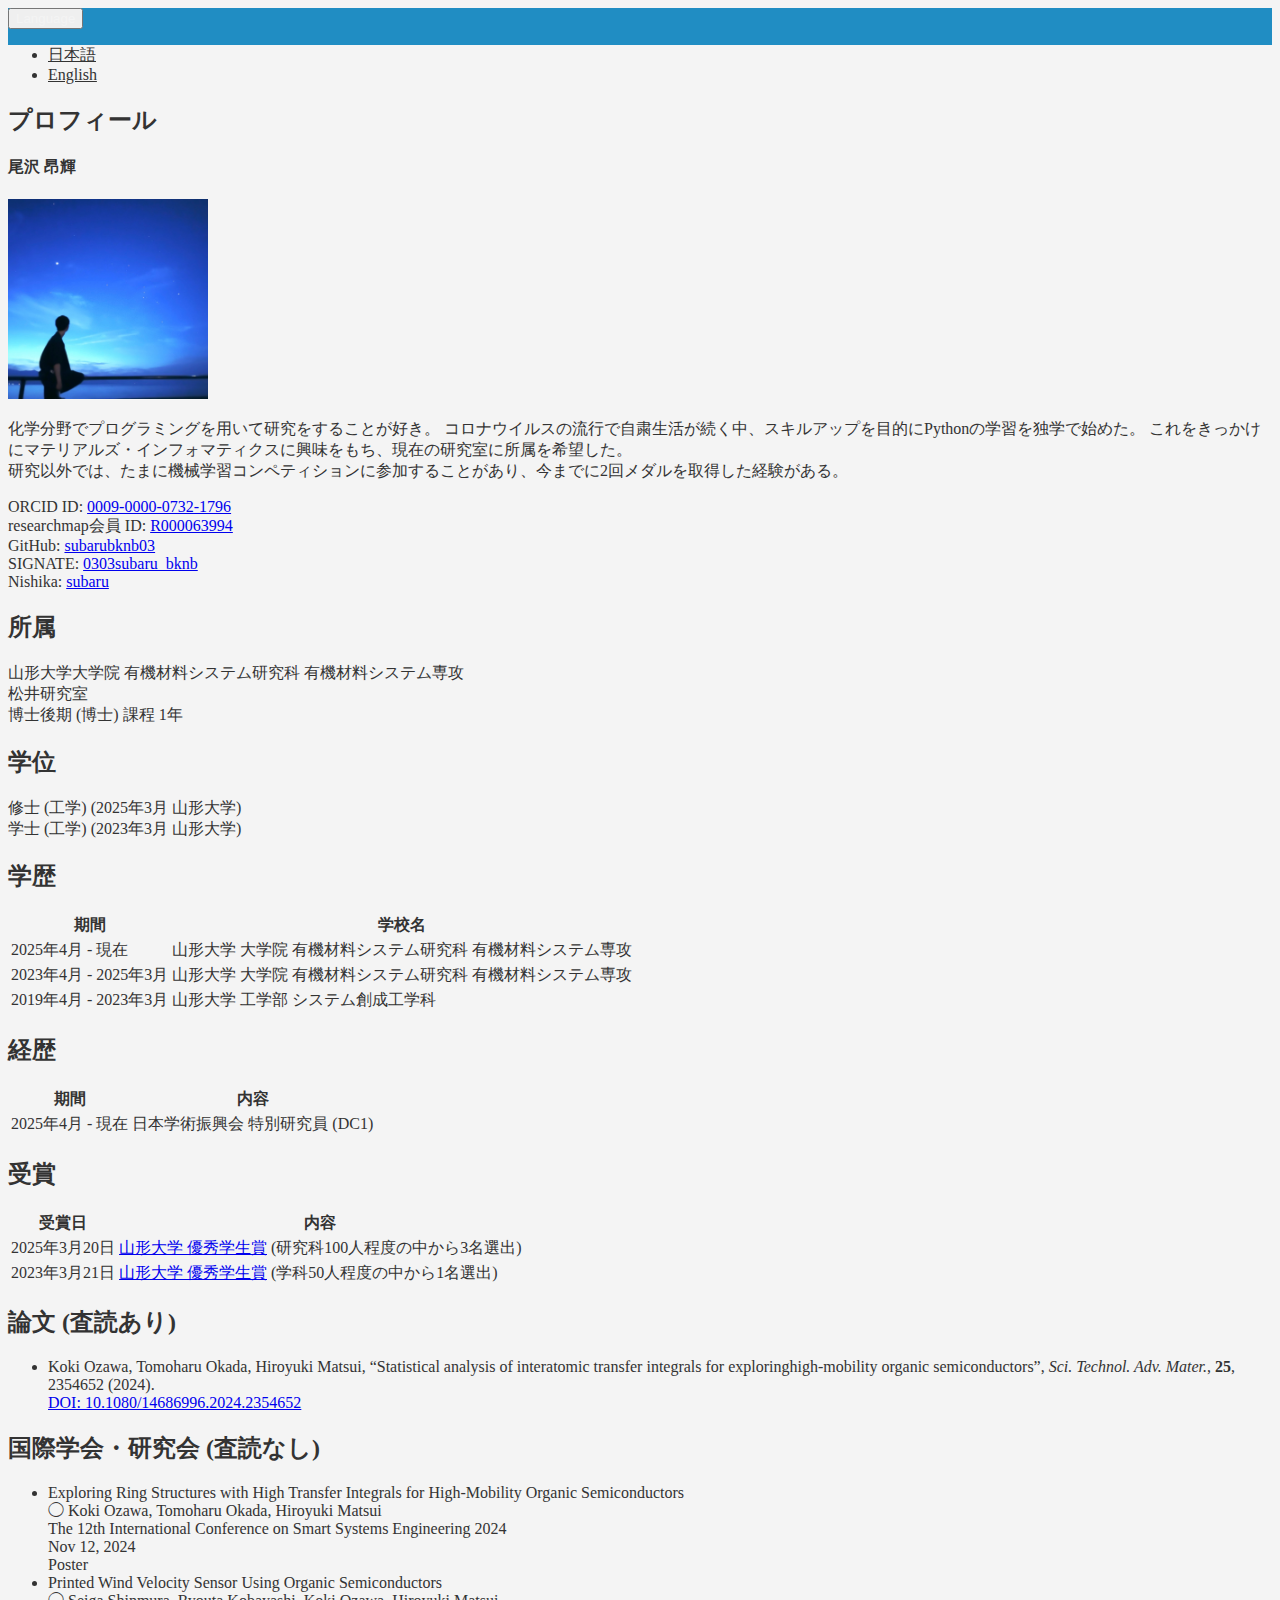
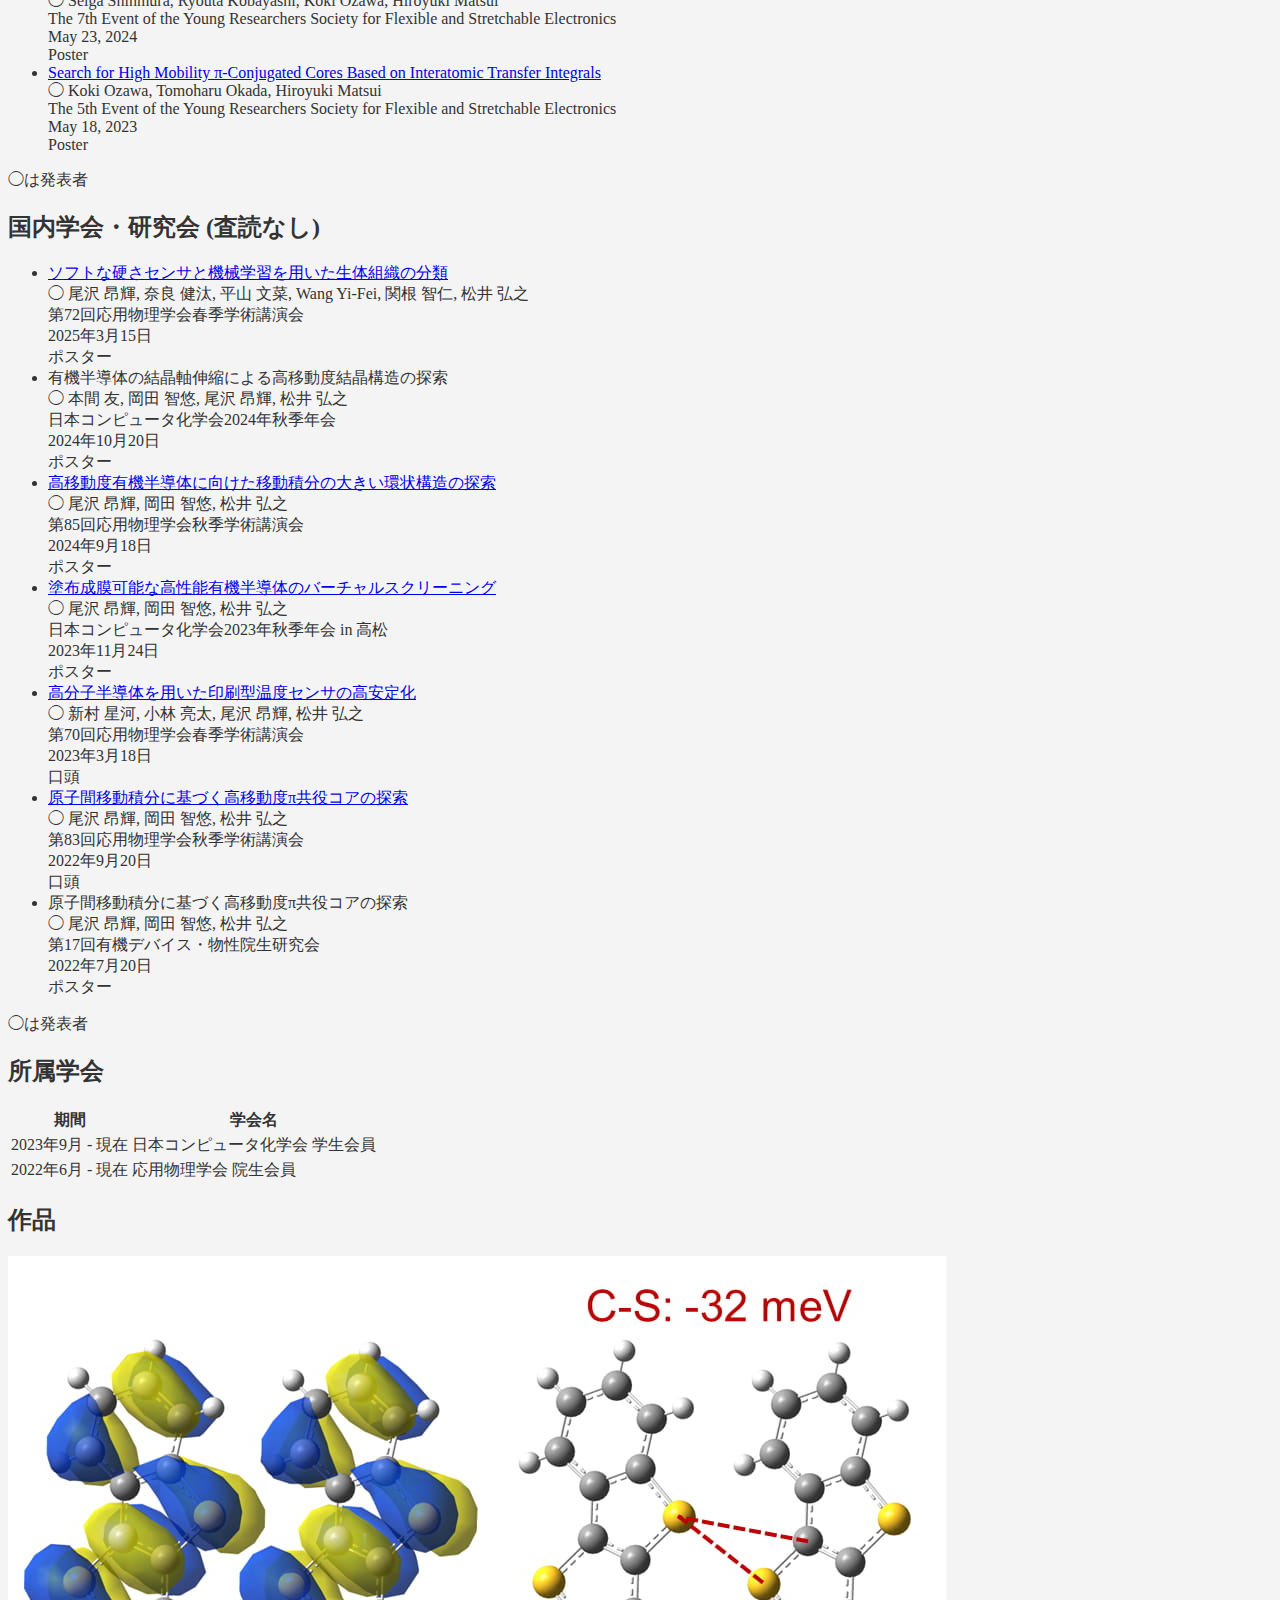
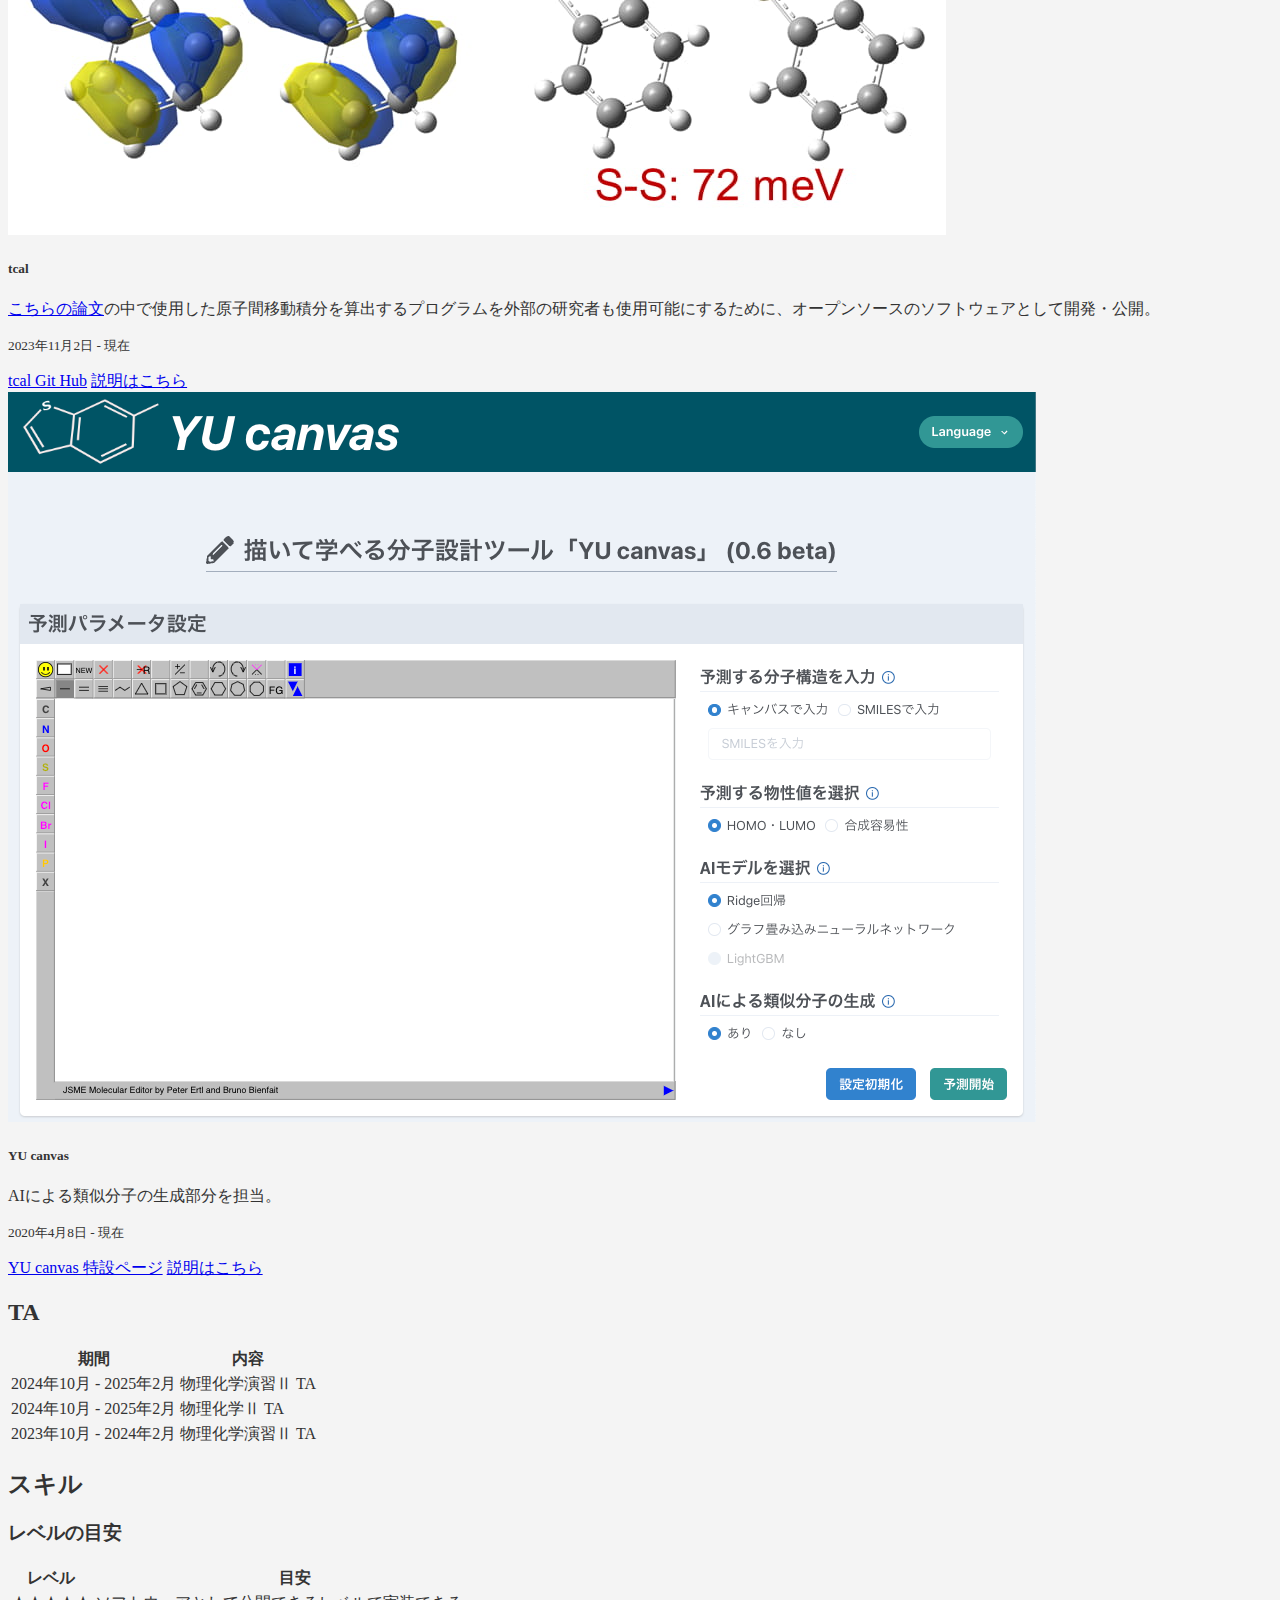
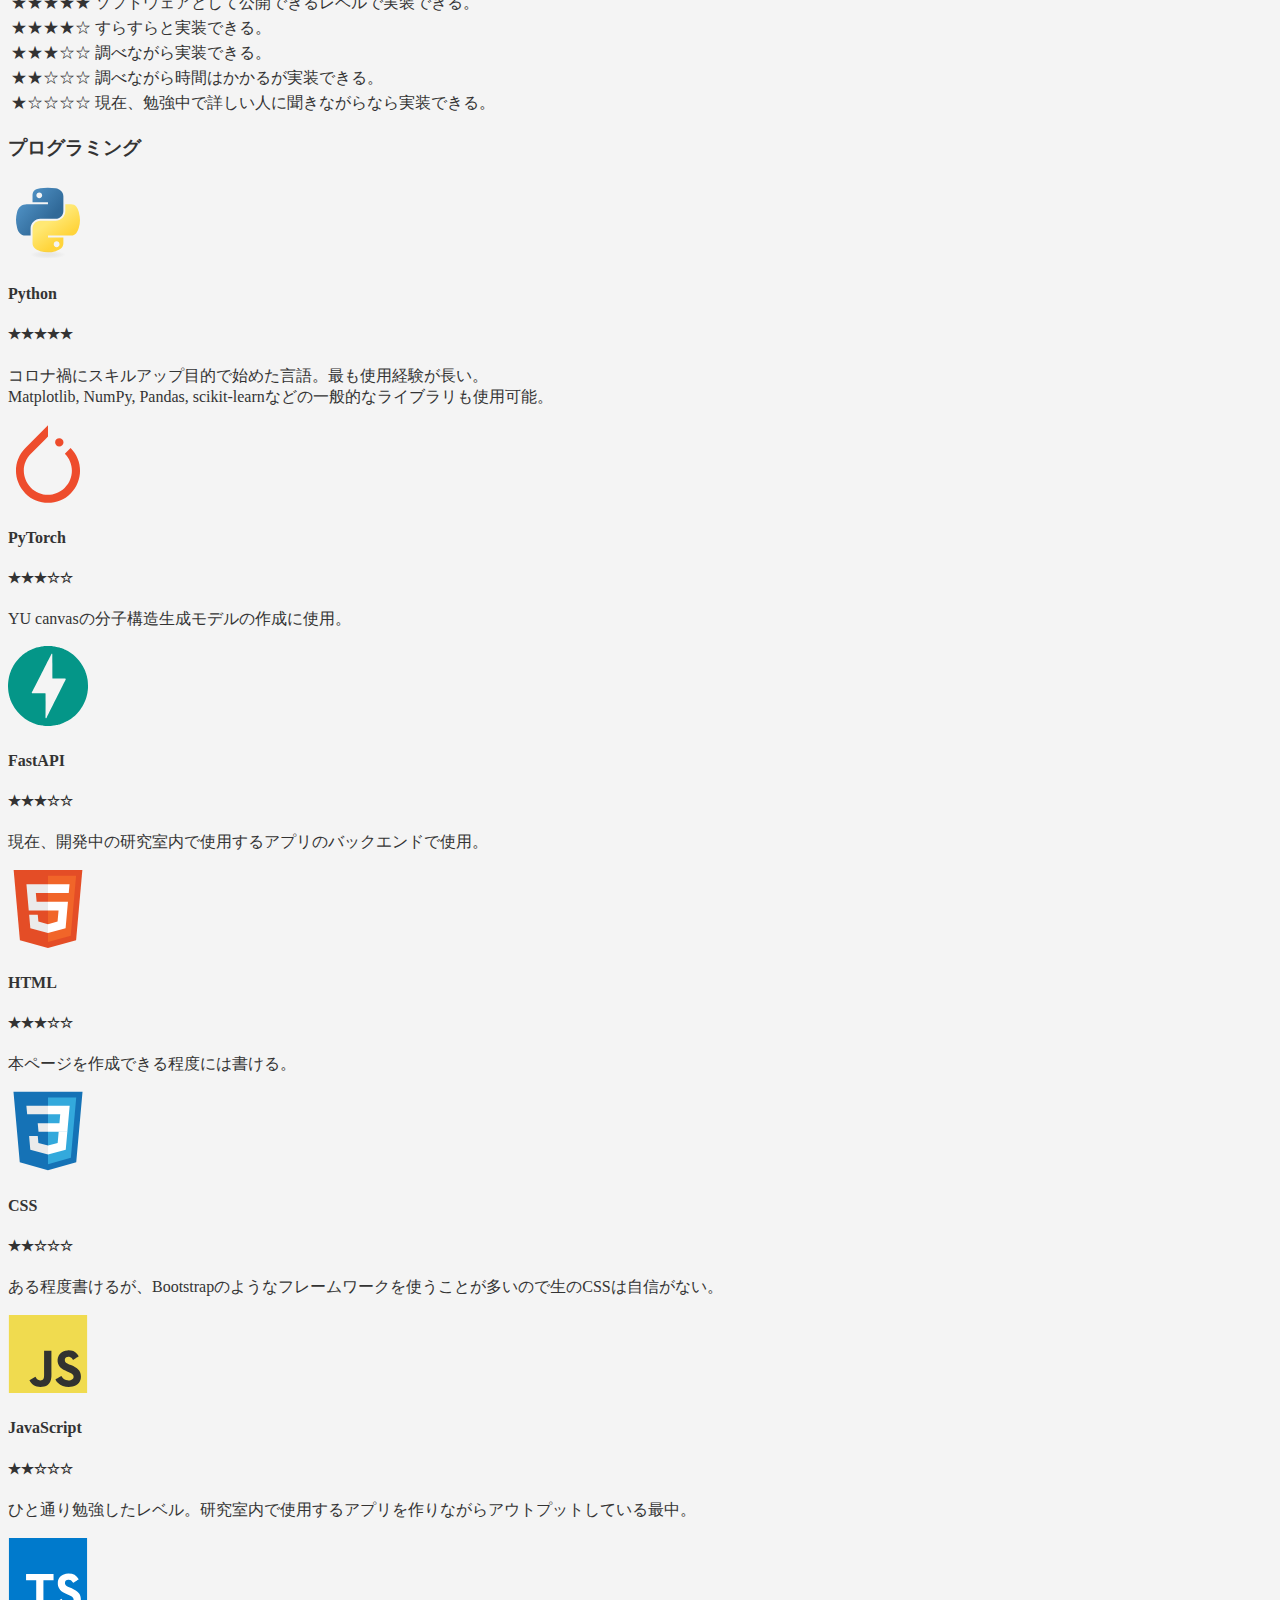
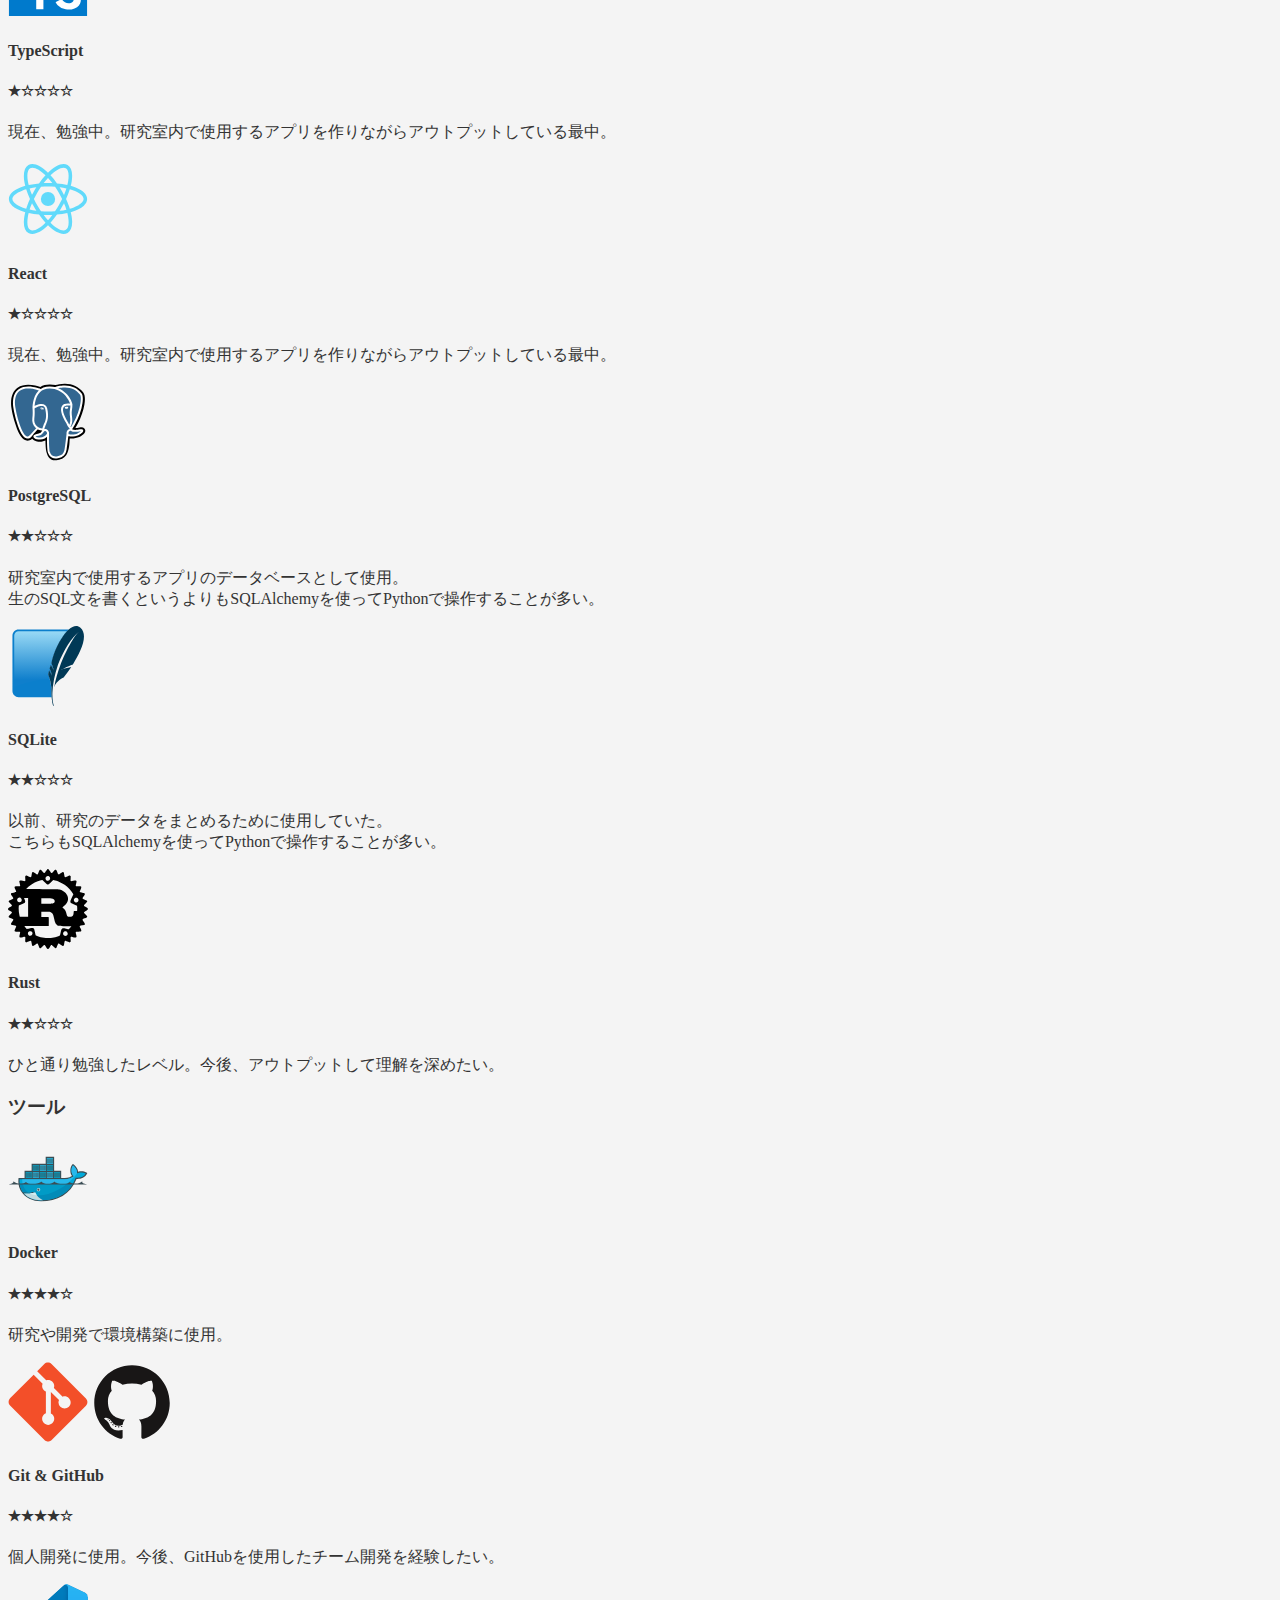
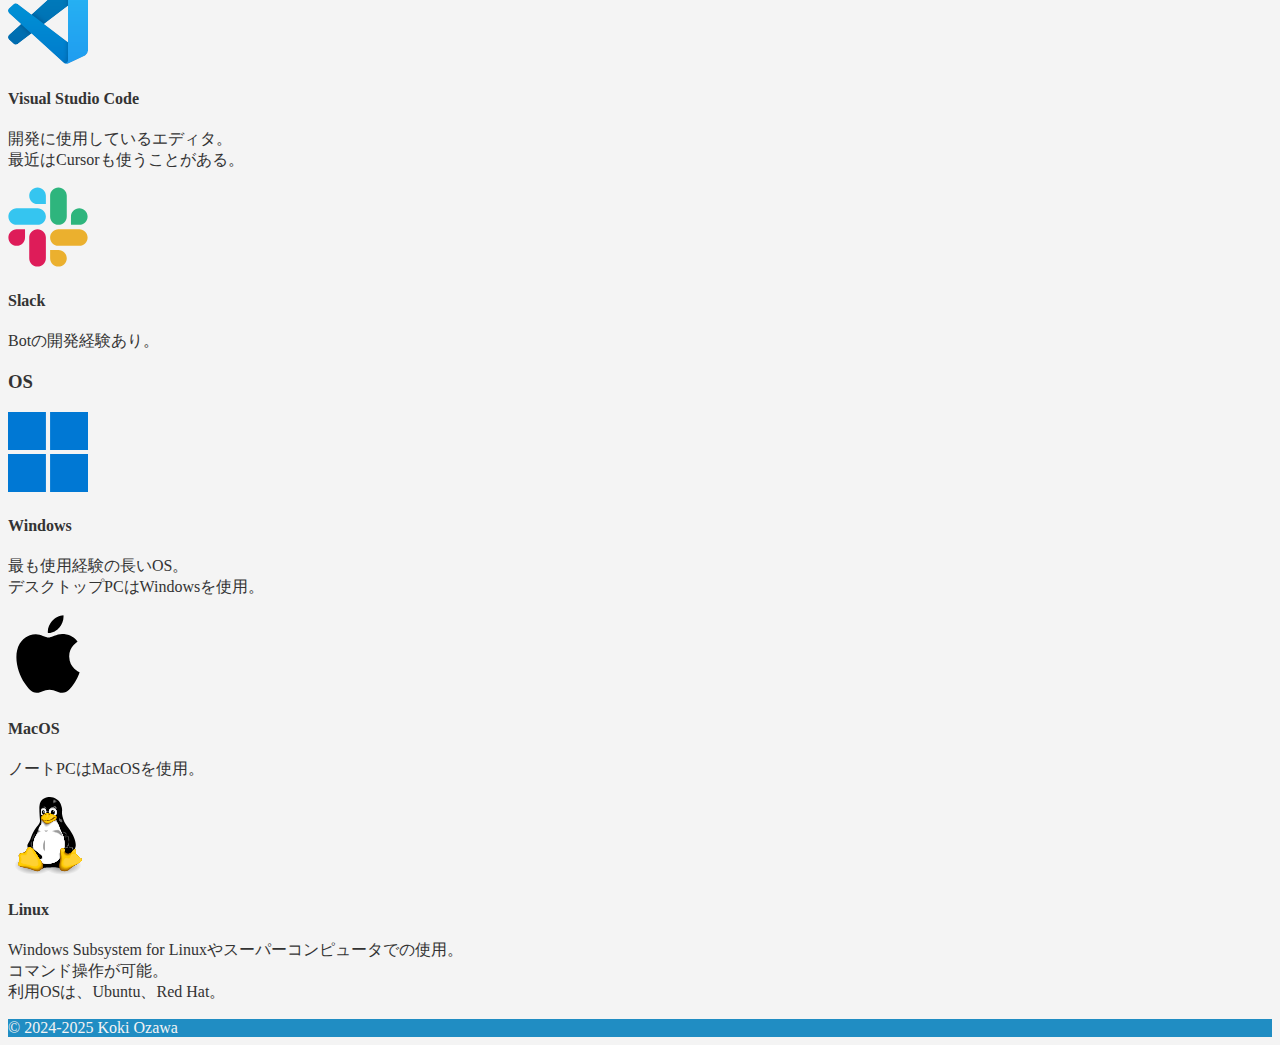
<file: index.html>
<!DOCTYPE html>
<html lang="ja">
<head>
  <meta charset="UTF-8">
  <meta name="viewport" content="width=device-width, initial-scale=1.0">
  <!-- Google tag (gtag.js) -->
  <script async src="https://www.googletagmanager.com/gtag/js?id=G-YJP7Y974F9"></script>
  <script>
    window.dataLayer = window.dataLayer || [];
    function gtag(){dataLayer.push(arguments);}
    gtag('js', new Date());

    gtag('config', 'G-YJP7Y974F9');
  </script>
  <link href="https://cdn.jsdelivr.net/npm/bootstrap@5.3.0/dist/css/bootstrap.min.css" rel="stylesheet" integrity="sha384-9ndCyUaIbzAi2FUVXJi0CjmCapSmO7SnpJef0486qhLnuZ2cdeRhO02iuK6FUUVM" crossorigin="anonymous">
  <link href="sass/style.css" rel="stylesheet">
  <title>Koki Ozawa</title>
</head>
<body>
  <header class="py-2">
    <div class="container d-flex justify-content-between align-items-center">
      <div class="dropdown">
        <button class="btn dropdown-toggle" type="button" data-bs-toggle="dropdown" aria-expanded="false">Language</button>
        <ul class="dropdown-menu text-small">
          <li><a href="index.html" class="dropdown-item">日本語</a></li>
          <li><a href="en/index.html" class="dropdown-item">English</a></li>
        </ul>
      </div>
    </div>
  </header>

  <main class="container my-4">
    <h2 class="mt-4">プロフィール</h2>
    <div class="card">
      <div class="card-body">
        <h4>尾沢 昂輝</h4>
        <img src="./img/profile.jpeg" alt="" height="200px" width="200px">
        <p class="mt-3">
          化学分野でプログラミングを用いて研究をすることが好き。
          コロナウイルスの流行で自粛生活が続く中、スキルアップを目的にPythonの学習を独学で始めた。
          これをきっかけにマテリアルズ・インフォマティクスに興味をもち、現在の研究室に所属を希望した。<br>
          研究以外では、たまに機械学習コンペティションに参加することがあり、今までに2回メダルを取得した経験がある。
        </p>

        ORCID ID: <a href="https://orcid.org/0009-0000-0732-1796" target="_blank">0009-0000-0732-1796</a><br>
        researchmap会員 ID: <a href="https://researchmap.jp/koki_ozawa?lang=ja" target="_blank">R000063994</a><br>
        GitHub: <a href="https://github.com/subarubknb03" target="_blank">subarubknb03</a><br>
        SIGNATE: <a href="https://signate.jp/users/66698" target="_blank">0303subaru_bknb</a><br>
        Nishika: <a href="https://competition.nishika.com/users/PGD08jzWv5ONo6Yb" target="_blank">subaru</a>
      </div>
    </div>

    <h2 class="mt-4">所属</h2>
    <div class="card">
      <div class="card-body">
        山形大学大学院 有機材料システム研究科 有機材料システム専攻<br>
        松井研究室<br>
        博士後期 (博士) 課程 1年
      </div>
    </div>

    <h2 class="mt-4">学位</h2>
    <div class="card">
      <div class="card-body">
        修士 (工学) (2025年3月 山形大学) <br>
        学士 (工学) (2023年3月 山形大学)
      </div>
    </div>

    <h2 class="mt-4">学歴</h2>
    <table class="table">
      <thead>
        <tr>
          <th class="col-3">期間</th>
          <th class="col-7">学校名</th>
        </tr>
      </thead>
      <tbody>
        <tr>
          <td>2025年4月 - 現在</td>
          <td>山形大学 大学院 有機材料システム研究科 有機材料システム専攻</td>
        </tr>
        <tr>
          <td>2023年4月 - 2025年3月</td>
          <td>山形大学 大学院 有機材料システム研究科 有機材料システム専攻</td>
        </tr>
        <tr>
          <td>2019年4月 - 2023年3月</td>
          <td>山形大学 工学部 システム創成工学科</td>
        </tr>
      </tbody>
    </table>

    <h2 class="mt-4">経歴</h2>
    <table class="table">
      <thead>
        <tr>
          <th class="col-3">期間</th>
          <th class="col-7">内容</th>
        </tr>
      </thead>
      <tbody>
        <tr>
          <td>2025年4月 - 現在</td>
          <td>
            日本学術振興会 特別研究員 (DC1)
          </td>
        </tr>
        <!-- <tr>
          <td>2023年5月 - 2024年4月</td>
          <td>
            MI-6株式会社 インターンシップ<br>
            分子構造生成モデルを活用した研究
          </td>
        </tr> -->
      </tbody>
    </table>

    <h2 class="mt-4">受賞</h2>
    <table class="table">
      <thead>
        <tr>
          <th class="col-3">受賞日</th>
          <th class="col-7">内容</th>
        </tr>
      </thead>
      <tbody>
        <tr>
          <td>2025年3月20日</td>
          <td><a href="https://matsui-lab.yz.yamagata-u.ac.jp/album.html#graduation-ceremony-2024">山形大学 優秀学生賞</a> (研究科100人程度の中から3名選出)</td>
        </tr>
        <tr>
          <td>2023年3月21日</td>
          <td><a href="https://matsui-lab.yz.yamagata-u.ac.jp/album.html#graduation-ceremony-2022" target="_blank">山形大学 優秀学生賞</a> (学科50人程度の中から1名選出)</td>
        </tr>
      </tbody>
    </table>

    <h2 class="mt-4">論文 (査読あり)</h2>
    <ul class="list-group">
      <li class="list-group-item" id="scrollspyTcal">
        Koki Ozawa, Tomoharu Okada, Hiroyuki Matsui, “Statistical analysis of interatomic transfer integrals for exploringhigh-mobility organic semiconductors”, <i>Sci. Technol. Adv. Mater.</i>, <b>25</b>, 2354652 (2024).<br>
        <a href="https://doi.org/10.1080/14686996.2024.2354652" target="_blank">DOI: 10.1080/14686996.2024.2354652</a>
      </li>
    </ul>

    <h2 class="mt-4">国際学会・研究会 (査読なし)</h2>
    <ul class="list-group">
      <li class="list-group-item">
        Exploring Ring Structures with High Transfer Integrals for High-Mobility Organic Semiconductors<br>
        ◯ Koki Ozawa, Tomoharu Okada, Hiroyuki Matsui<br>
        The 12th International Conference on Smart Systems Engineering 2024<br>
        Nov 12, 2024<br>
        Poster
      </li>
      <li class="list-group-item">
        Printed Wind Velocity Sensor Using Organic Semiconductors<br>
        ◯ Seiga Shinmura, Ryouta Kobayashi, Koki Ozawa, Hiroyuki Matsui<br>
        The 7th Event of the Young Researchers Society for Flexible and Stretchable Electronics<br>
        May 23, 2024<br>
        Poster
      </li>
      <li class="list-group-item">
        <a href="https://fsejp.weebly.com/5th-event-may-18-19-2023.html" target="_blank">Search for High Mobility π-Conjugated Cores Based on Interatomic Transfer Integrals</a><br>
        ◯ Koki Ozawa, Tomoharu Okada, Hiroyuki Matsui<br>
        The 5th Event of the Young Researchers Society for Flexible and Stretchable Electronics<br>
        May 18, 2023<br>
        Poster
      </li>
    </ul>
    <p>◯は発表者</p>

    <h2 class="mt-4">国内学会・研究会 (査読なし)</h2>
    <ul class="list-group">
      <li class="list-group-item">
        <a href="https://pub.confit.atlas.jp/ja/event/jsap2025s/presentation/15a-P02-13" target="_blank">ソフトな硬さセンサと機械学習を用いた生体組織の分類</a><br>
        ◯ 尾沢 昂輝, 奈良 健汰, 平山 文菜, Wang Yi-Fei, 関根 智仁, 松井 弘之<br>
        第72回応用物理学会春季学術講演会<br>
        2025年3月15日<br>
        ポスター
      </li>
      <li class="list-group-item">
        有機半導体の結晶軸伸縮による高移動度結晶構造の探索<br>
        ◯ 本間 友, 岡田 智悠, 尾沢 昂輝, 松井 弘之<br>
        日本コンピュータ化学会2024年秋季年会<br>
        2024年10月20日<br>
        ポスター
      </li>
      <li class="list-group-item">
        <a href="https://pub.confit.atlas.jp/ja/event/jsap2024a/presentation/18p-P08-14" target="_blank">高移動度有機半導体に向けた移動積分の大きい環状構造の探索</a><br>
        ◯ 尾沢 昂輝, 岡田 智悠, 松井 弘之<br>
        第85回応用物理学会秋季学術講演会<br>
        2024年9月18日<br>
        ポスター
      </li>
      <li class="list-group-item">
        <a href="https://sites.google.com/view/sccj2023au/プログラム" target="_blank">塗布成膜可能な高性能有機半導体のバーチャルスクリーニング</a><br>
        ◯ 尾沢 昂輝, 岡田 智悠, 松井 弘之<br>
        日本コンピュータ化学会2023年秋季年会 in 高松<br>
        2023年11月24日<br>
        ポスター
      </li>
      <li class="list-group-item">
        <a href="https://confit.atlas.jp/guide/event/jsap2023s/subject/18p-B409-3/advanced" target="_blank">高分子半導体を用いた印刷型温度センサの高安定化</a><br>
        ◯ 新村 星河, 小林 亮太, 尾沢 昂輝, 松井 弘之<br>
        第70回応用物理学会春季学術講演会<br>
        2023年3月18日<br>
        口頭
      </li>
      <li class="list-group-item">
        <a href="https://confit.atlas.jp/guide/event/jsap2022a/subject/20a-B104-4/tables" target="_blank">原子間移動積分に基づく高移動度π共役コアの探索</a><br>
        ◯ 尾沢 昂輝, 岡田 智悠, 松井 弘之<br>
        第83回応用物理学会秋季学術講演会<br>
        2022年9月20日<br>
        口頭
      </li>
      <li class="list-group-item">
        原子間移動積分に基づく高移動度π共役コアの探索<br>
        ◯ 尾沢 昂輝, 岡田 智悠, 松井 弘之<br>
        第17回有機デバイス・物性院生研究会<br>
        2022年7月20日<br>
        ポスター
      </li>
    </ul>
    <p>◯は発表者</p>

    <h2 class="mt-4">所属学会</h2>
    <table class="table">
      <thead>
        <tr>
          <th class="col-3">期間</th>
          <th class="col-7">学会名</th>
        </tr>
      </thead>
      <tbody>
        <tr>
          <td>2023年9月 - 現在</td>
          <td>日本コンピュータ化学会 学生会員</td>
        </tr>
        <tr>
          <td>2022年6月 - 現在</td>
          <td>応用物理学会 院生会員</td>
        </tr>
      </tbody>
    </table>

    <h2 class="mt-4">作品</h2>
    <div class="row row-cols-1 row-cols-md-2 g-4">
      <div class="col">
        <div class="card h-100">
          <img src="./img/tcal.jpg" class="card-img-top object-fit-cover" alt="...">
          <div class="card-body d-flex flex-column">
            <h5 class="card-title">tcal</h5>
            <p class="card-text">
              <a href="#scrollspyTcal">こちらの論文</a>の中で使用した原子間移動積分を算出するプログラムを外部の研究者も使用可能にするために、オープンソースのソフトウェアとして開発・公開。
            </p>
            <p class="card-text">
              <small>2023年11月2日 - 現在</small>
            </p>
            <div class="mt-auto d-flex">
              <a href="https://github.com/matsui-lab-yamagata/tcal" class="btn btn-secondary" target="_blank">tcal Git Hub</a>
              <a href="https://matsui-lab.yz.yamagata-u.ac.jp/softwares.html#:~:text=canvas%20%E7%89%B9%E8%A8%AD%E3%83%9A%E3%83%BC%E3%82%B8-,%E7%A7%BB%E5%8B%95%E7%A9%8D%E5%88%86%E8%A8%88%E7%AE%97%E3%83%97%E3%83%AD%E3%82%B0%E3%83%A9%E3%83%A0%3A%20tcal" class="btn btn-secondary mx-1" target="_blank">説明はこちら</a>
            </div>
          </div>
        </div>
      </div>

      <div class="col">
        <div class="card h-100">
          <img src="./img/yu-canvas.png" class="card-img-top" alt="...">
          <div class="card-body d-flex flex-column">
            <h5 class="card-title">YU canvas</h5>
            <p class="card-text">
              AIによる類似分子の生成部分を担当。
            </p>
            <p class="card-text">
              <small>2020年4月8日 - 現在</small>
            </p>
            <div class="mt-auto d-flex">
              <a href="https://yu-canvas.herokuapp.com/" class="btn btn-secondary" target="_blank">YU canvas 特設ページ</a>
              <a href="https://matsui-lab.yz.yamagata-u.ac.jp/softwares.html#:~:text=%E5%88%86%E5%AD%90%E8%A8%AD%E8%A8%88%E3%83%84%E3%83%BC%E3%83%AB%3A%20YU%20canvas%EF%BC%88%CE%B2%E7%89%88%EF%BC%89" class="btn btn-secondary mx-1" target="_blank">説明はこちら</a>
            </div>
          </div>
        </div>
      </div>
    </div>

    <h2 class="mt-4">TA</h2>
    <table class="table">
      <thead>
        <tr>
          <th class="col-3">期間</th>
          <th class="col-7">内容</th>
        </tr>
      </thead>
      <tbody>
        <tr>
          <td>2024年10月 - 2025年2月</td>
          <td>物理化学演習Ⅱ TA</td>
        </tr>
        <tr>
          <td>2024年10月 - 2025年2月</td>
          <td>物理化学Ⅱ TA</td>
        </tr>
        <tr>
          <td>2023年10月 - 2024年2月</td>
          <td>物理化学演習Ⅱ TA</td>
        </tr>
      </tbody>
    </table>

    <h2 class="mt-4">スキル</h2>
    <h3 class="mt-3">レベルの目安</h3>
    <table class="table">
      <thead>
        <tr>
          <th class="col-3">レベル</th>
          <th class="col-7">目安</th>
        </tr>
      </thead>
      <tbody>
        <tr>
          <td>★★★★★</td>
          <td>ソフトウェアとして公開できるレベルで実装できる。</td>
        </tr>
        <tr>
          <td>★★★★☆</td>
          <td>すらすらと実装できる。</td>
        </tr>
        <tr>
          <td>★★★☆☆</td>
          <td>調べながら実装できる。</td>
        </tr>
        <tr>
          <td>★★☆☆☆</td>
          <td>調べながら時間はかかるが実装できる。</td>
        </tr>
        <tr>
          <td>★☆☆☆☆</td>
          <td>現在、勉強中で詳しい人に聞きながらなら実装できる。</td>
        </tr>
      </tbody>
    </table>

    <h3 class="mt-3">プログラミング</h3>
    <div class="row row-cols-1 row-cols-lg-3 row-cols-md-2 g-4">
      <div class="col">
        <div class="card h-100 d-flex justify-content-center align-items-center">
          <svg viewBox="0 0 128 128" width="80" height="80" class="mt-3">
            <linearGradient id="python-original-a" gradientUnits="userSpaceOnUse" x1="70.252" y1="1237.476" x2="170.659" y2="1151.089" gradientTransform="matrix(.563 0 0 -.568 -29.215 707.817)"><stop offset="0" stop-color="#5A9FD4"></stop><stop offset="1" stop-color="#306998"></stop></linearGradient><linearGradient id="python-original-b" gradientUnits="userSpaceOnUse" x1="209.474" y1="1098.811" x2="173.62" y2="1149.537" gradientTransform="matrix(.563 0 0 -.568 -29.215 707.817)"><stop offset="0" stop-color="#FFD43B"></stop><stop offset="1" stop-color="#FFE873"></stop></linearGradient><path fill="url(#python-original-a)" d="M63.391 1.988c-4.222.02-8.252.379-11.8 1.007-10.45 1.846-12.346 5.71-12.346 12.837v9.411h24.693v3.137H29.977c-7.176 0-13.46 4.313-15.426 12.521-2.268 9.405-2.368 15.275 0 25.096 1.755 7.311 5.947 12.519 13.124 12.519h8.491V67.234c0-8.151 7.051-15.34 15.426-15.34h24.665c6.866 0 12.346-5.654 12.346-12.548V15.833c0-6.693-5.646-11.72-12.346-12.837-4.244-.706-8.645-1.027-12.866-1.008zM50.037 9.557c2.55 0 4.634 2.117 4.634 4.721 0 2.593-2.083 4.69-4.634 4.69-2.56 0-4.633-2.097-4.633-4.69-.001-2.604 2.073-4.721 4.633-4.721z" transform="translate(0 10.26)"></path><path fill="url(#python-original-b)" d="M91.682 28.38v10.966c0 8.5-7.208 15.655-15.426 15.655H51.591c-6.756 0-12.346 5.783-12.346 12.549v23.515c0 6.691 5.818 10.628 12.346 12.547 7.816 2.297 15.312 2.713 24.665 0 6.216-1.801 12.346-5.423 12.346-12.547v-9.412H63.938v-3.138h37.012c7.176 0 9.852-5.005 12.348-12.519 2.578-7.735 2.467-15.174 0-25.096-1.774-7.145-5.161-12.521-12.348-12.521h-9.268zM77.809 87.927c2.561 0 4.634 2.097 4.634 4.692 0 2.602-2.074 4.719-4.634 4.719-2.55 0-4.633-2.117-4.633-4.719 0-2.595 2.083-4.692 4.633-4.692z" transform="translate(0 10.26)"></path><radialGradient id="python-original-c" cx="1825.678" cy="444.45" r="26.743" gradientTransform="matrix(0 -.24 -1.055 0 532.979 557.576)" gradientUnits="userSpaceOnUse"><stop offset="0" stop-color="#B8B8B8" stop-opacity=".498"></stop><stop offset="1" stop-color="#7F7F7F" stop-opacity="0"></stop></radialGradient><path opacity=".444" fill="url(#python-original-c)" d="M97.309 119.597c0 3.543-14.816 6.416-33.091 6.416-18.276 0-33.092-2.873-33.092-6.416 0-3.544 14.815-6.417 33.092-6.417 18.275 0 33.091 2.872 33.091 6.417z"></path>
          </svg>
          <div class="card-body">
            <h4 class="card-title text-center">Python</h4>
            <h5 class="card-title text-center">★★★★★</h5>
            <p class="card-text">
              コロナ禍にスキルアップ目的で始めた言語。最も使用経験が長い。<br>
              Matplotlib, NumPy, Pandas, scikit-learnなどの一般的なライブラリも使用可能。
            </p>
          </div>
        </div>
      </div>
      <div class="col">
        <div class="card h-100 d-flex justify-content-center align-items-center">
          <svg viewBox="0 0 128 128" width="80" height="80" class="mt-3">
            <path fill="#EE4C2C" d="M100.1 38.3l-9.2 9.2c15.1 15.1 15.1 39.4 0 54.3-15.1 15.1-39.4 15.1-54.3 0-15.1-15.1-15.1-39.4 0-54.3l24-24 3.4-3.4V2L27.8 38.2C7.7 58.3 7.7 90.8 27.8 111s52.6 20.1 72.4 0c20.1-20.2 20.1-52.5-.1-72.7z"></path><circle fill="#EE4C2C" transform="rotate(-88.939 82.069 29.398) scale(.99997)" cx="82.1" cy="29.4" r="6.7"></circle>
          </svg>
          <div class="card-body">
            <h4 class="card-title text-center">PyTorch</h4>
            <h5 class="card-title text-center">★★★☆☆</h5>
            <p class="card-text">
              YU canvasの分子構造生成モデルの作成に使用。
            </p>
          </div>
        </div>
      </div>
      <div class="col">
        <div class="card h-100 d-flex justify-content-center align-items-center">
          <svg viewBox="0 0 128 128" width="80" height="80" class="mt-3">
            <path d="M56.813 127.586c-1.903-.227-3.899-.52-4.434-.652a48.078 48.078 0 00-2.375-.5 36.042 36.042 0 01-2.703-.633c-4.145-1.188-4.442-1.285-7.567-2.563-2.875-1.172-8.172-3.91-9.984-5.156-.496-.344-.96-.621-1.031-.621-.07 0-1.23-.816-2.578-1.813-8.57-6.343-15.004-14.043-19.653-23.527-.8-1.629-1.453-3.074-1.453-3.21 0-.134-.144-.505-.32-.817-.363-.649-.88-2.047-1.297-3.492a20.047 20.047 0 00-.625-1.813c-.195-.46-.352-1.02-.352-1.246 0-.227-.195-.965-.433-1.645-.238-.675-.43-1.472-.43-1.77 0-.296-.187-1.32-.418-2.276C.598 73.492 0 67.379 0 63.953c0-3.422.598-9.535 1.16-11.894.23-.957.418-2 .418-2.32 0-.321.145-.95.32-1.4.18-.448.41-1.253.516-1.788.11-.535.36-1.457.563-2.055l.59-1.726c.433-1.293.835-2.387 1.027-2.813.11-.238.539-1.21.957-2.16.676-1.535 2.125-4.43 2.972-5.945.309-.555.426-.739 2.098-3.352 2.649-4.148 7.176-9.309 11.39-12.988 1.485-1.297 6.446-5.063 6.669-5.063.062 0 .53-.281 1.043-.625 1.347-.902 2.668-1.668 4.39-2.531a53.06 53.06 0 001.836-.953c.285-.164.82-.41 3.567-1.64.605-.27 1.257-.516 3.136-1.173.414-.144 1.246-.449 1.84-.672.598-.222 1.301-.406 1.563-.406.258 0 .937-.18 1.508-.402.57-.223 1.605-.477 2.304-.563.696-.082 1.621-.277 2.055-.43.43-.148 1.61-.34 2.621-.425a72.572 72.572 0 003.941-.465c2.688-.394 8.532-.394 11.192 0a75.02 75.02 0 003.781.445c.953.079 2.168.278 2.703.442.535.16 1.461.36 2.055.433.594.079 1.594.325 2.222.551.63.23 1.344.414 1.59.414s.754.137 1.125.309c.375.168 1.168.449 1.766.625.594.18 1.613.535 2.27.797.652.261 1.527.605 1.945.761.77.29 6.46 3.137 7.234 3.622 6.281 3.917 9.512 6.476 13.856 10.964 5.238 5.414 8.715 10.57 12.254 18.16.25.536.632 1.329.851 1.758.215.434.395.942.395 1.13 0 .19.18.76.402 1.269.602 1.383 1.117 2.957 1.36 4.16.12.59.343 1.32.495 1.621.153.3.332 1.063.403 1.688.07.624.277 1.648.453 2.269 1.02 3.531 1.527 13.934.91 18.535-.183 1.367-.39 3.02-.46 3.672-.118 1.117-.708 4.004-1.212 5.945l-.52 2.055c-.98 3.957-3.402 9.594-6.359 14.809-1.172 2.07-5.101 7.668-5.843 8.324-.067.058-.399.45-.735.863-.336.418-1.414 1.586-2.39 2.594-4.301 4.441-7.77 7.187-13.86 10.969-.722.449-6.847 3.441-7.992 3.906-.594.238-1.586.64-2.203.89-.613.247-1.297.454-1.512.458-.215.003-.781.195-1.258.425-.476.23-1.082.422-1.351.426-.266.004-1.043.192-1.727.418-.683.23-1.633.477-2.11.55-.476.075-1.495.278-2.269.45-.773.172-3.11.508-5.187.746a59.06 59.06 0 01-13.945-.031zm4.703-12.5c.3-.234.609-.7.691-1.027.18-.723 29.234-58.97 29.781-59.7.461-.617.504-1.605.082-1.953-.222-.187-3.004-.246-10.43-.234-5.57.012-10.253.016-10.406.012-.226-.008-.273-3.73-.25-19.672.016-10.817-.035-19.766-.113-19.89-.078-.126-.383-.227-.68-.227-.418 0-.613.18-.87.808-.485 1.168-1.825 3.82-8.348 16.485a3554.569 3554.569 0 00-4.055 7.89c-1.156 2.262-2.98 5.813-4.047 7.89a8751.248 8751.248 0 00-8.598 16.759c-4.933 9.636-5.53 10.785-5.742 11.039-.41.496-.633 1.64-.402 2.07.21.394.629.41 11.043.394 5.953-.007 10.863.024 10.914.07.137.141.086 37.31-.055 38.196-.093.582-.031.89.235 1.156.46.461.586.457 1.25-.066zm0 0" fill="#049688"></path>
          </svg>
          <div class="card-body">
            <h4 class="card-title text-center">FastAPI</h4>
            <h5 class="card-title text-center">★★★☆☆</h5>
            <p class="card-text">
              現在、開発中の研究室内で使用するアプリのバックエンドで使用。
            </p>
          </div>
        </div>
      </div>
      <div class="col">
        <div class="card h-100 d-flex justify-content-center align-items-center">
          <svg viewBox="0 0 128 128" width="80" height="80" class="mt-3">

<path fill="#E44D26" d="M19.037 113.876L9.032 1.661h109.936l-10.016 112.198-45.019 12.48z"></path><path fill="#F16529" d="M64 116.8l36.378-10.086 8.559-95.878H64z"></path><path fill="#EBEBEB" d="M64 52.455H45.788L44.53 38.361H64V24.599H29.489l.33 3.692 3.382 37.927H64zm0 35.743l-.061.017-15.327-4.14-.979-10.975H33.816l1.928 21.609 28.193 7.826.063-.017z"></path><path fill="#fff" d="M63.952 52.455v13.763h16.947l-1.597 17.849-15.35 4.143v14.319l28.215-7.82.207-2.325 3.234-36.233.335-3.696h-3.708zm0-27.856v13.762h33.244l.276-3.092.628-6.978.329-3.692z"></path>
          </svg>
          <div class="card-body">
            <h4 class="card-title text-center">HTML</h4>
            <h5 class="card-title text-center">★★★☆☆</h5>
            <p class="card-text">
              本ページを作成できる程度には書ける。
            </p>
          </div>
        </div>
      </div>
      <div class="col">
        <div class="card h-100 d-flex justify-content-center align-items-center">
          <svg viewBox="0 0 128 128" width="80" height="80" class="mt-3">
            <path fill="#1572B6" d="M18.814 114.123L8.76 1.352h110.48l-10.064 112.754-45.243 12.543-45.119-12.526z"></path><path fill="#33A9DC" d="M64.001 117.062l36.559-10.136 8.601-96.354h-45.16v106.49z"></path><path fill="#fff" d="M64.001 51.429h18.302l1.264-14.163H64.001V23.435h34.682l-.332 3.711-3.4 38.114h-30.95V51.429z"></path><path fill="#EBEBEB" d="M64.083 87.349l-.061.018-15.403-4.159-.985-11.031H33.752l1.937 21.717 28.331 7.863.063-.018v-14.39z"></path><path fill="#fff" d="M81.127 64.675l-1.666 18.522-15.426 4.164v14.39l28.354-7.858.208-2.337 2.406-26.881H81.127z"></path><path fill="#EBEBEB" d="M64.048 23.435v13.831H30.64l-.277-3.108-.63-7.012-.331-3.711h34.646zm-.047 27.996v13.831H48.792l-.277-3.108-.631-7.012-.33-3.711h16.447z"></path>
          </svg>
          <div class="card-body">
            <h4 class="card-title text-center">CSS</h4>
            <h5 class="card-title text-center">★★☆☆☆</h5>
            <p class="card-text">
              ある程度書けるが、Bootstrapのようなフレームワークを使うことが多いので生のCSSは自信がない。
            </p>
          </div>
        </div>
      </div>
      <div class="col">
        <div class="card h-100 d-flex justify-content-center align-items-center">
          <svg viewBox="0 0 128 128" width="80" height="80" class="mt-3">
            <path fill="#F0DB4F" d="M1.408 1.408h125.184v125.185H1.408z"></path><path fill="#323330" d="M116.347 96.736c-.917-5.711-4.641-10.508-15.672-14.981-3.832-1.761-8.104-3.022-9.377-5.926-.452-1.69-.512-2.642-.226-3.665.821-3.32 4.784-4.355 7.925-3.403 2.023.678 3.938 2.237 5.093 4.724 5.402-3.498 5.391-3.475 9.163-5.879-1.381-2.141-2.118-3.129-3.022-4.045-3.249-3.629-7.676-5.498-14.756-5.355l-3.688.477c-3.534.893-6.902 2.748-8.877 5.235-5.926 6.724-4.236 18.492 2.975 23.335 7.104 5.332 17.54 6.545 18.873 11.531 1.297 6.104-4.486 8.08-10.234 7.378-4.236-.881-6.592-3.034-9.139-6.949-4.688 2.713-4.688 2.713-9.508 5.485 1.143 2.499 2.344 3.63 4.26 5.795 9.068 9.198 31.76 8.746 35.83-5.176.165-.478 1.261-3.666.38-8.581zM69.462 58.943H57.753l-.048 30.272c0 6.438.333 12.34-.714 14.149-1.713 3.558-6.152 3.117-8.175 2.427-2.059-1.012-3.106-2.451-4.319-4.485-.333-.584-.583-1.036-.667-1.071l-9.52 5.83c1.583 3.249 3.915 6.069 6.902 7.901 4.462 2.678 10.459 3.499 16.731 2.059 4.082-1.189 7.604-3.652 9.448-7.401 2.666-4.915 2.094-10.864 2.07-17.444.06-10.735.001-21.468.001-32.237z"></path>
          </svg>
          <div class="card-body">
            <h4 class="card-title text-center">JavaScript</h4>
            <h5 class="card-title text-center">★★☆☆☆</h5>
            <p class="card-text">
              ひと通り勉強したレベル。研究室内で使用するアプリを作りながらアウトプットしている最中。
            </p>
          </div>
        </div>
      </div>
      <div class="col">
        <div class="card h-100 d-flex justify-content-center align-items-center">
          <svg viewBox="0 0 128 128" width="80" height="80" class="mt-3">
            <path fill="#fff" d="M22.67 47h99.67v73.67H22.67z"></path><path data-name="original" fill="#007acc" d="M1.5 63.91v62.5h125v-125H1.5zm100.73-5a15.56 15.56 0 017.82 4.5 20.58 20.58 0 013 4c0 .16-5.4 3.81-8.69 5.85-.12.08-.6-.44-1.13-1.23a7.09 7.09 0 00-5.87-3.53c-3.79-.26-6.23 1.73-6.21 5a4.58 4.58 0 00.54 2.34c.83 1.73 2.38 2.76 7.24 4.86 8.95 3.85 12.78 6.39 15.16 10 2.66 4 3.25 10.46 1.45 15.24-2 5.2-6.9 8.73-13.83 9.9a38.32 38.32 0 01-9.52-.1 23 23 0 01-12.72-6.63c-1.15-1.27-3.39-4.58-3.25-4.82a9.34 9.34 0 011.15-.73L82 101l3.59-2.08.75 1.11a16.78 16.78 0 004.74 4.54c4 2.1 9.46 1.81 12.16-.62a5.43 5.43 0 00.69-6.92c-1-1.39-3-2.56-8.59-5-6.45-2.78-9.23-4.5-11.77-7.24a16.48 16.48 0 01-3.43-6.25 25 25 0 01-.22-8c1.33-6.23 6-10.58 12.82-11.87a31.66 31.66 0 019.49.26zm-29.34 5.24v5.12H56.66v46.23H45.15V69.26H28.88v-5a49.19 49.19 0 01.12-5.17C29.08 59 39 59 51 59h21.83z"></path>
          </svg>
          <div class="card-body">
            <h4 class="card-title text-center">TypeScript</h4>
            <h5 class="card-title text-center">★☆☆☆☆</h5>
            <p class="card-text">
              現在、勉強中。研究室内で使用するアプリを作りながらアウトプットしている最中。
            </p>
          </div>
        </div>
      </div>
      <div class="col">
        <div class="card h-100 d-flex justify-content-center align-items-center">
          <svg viewBox="0 0 128 128" width="80" height="80" class="mt-3">
            <g fill="#61DAFB"><circle cx="64" cy="64" r="11.4"></circle><path d="M107.3 45.2c-2.2-.8-4.5-1.6-6.9-2.3.6-2.4 1.1-4.8 1.5-7.1 2.1-13.2-.2-22.5-6.6-26.1-1.9-1.1-4-1.6-6.4-1.6-7 0-15.9 5.2-24.9 13.9-9-8.7-17.9-13.9-24.9-13.9-2.4 0-4.5.5-6.4 1.6-6.4 3.7-8.7 13-6.6 26.1.4 2.3.9 4.7 1.5 7.1-2.4.7-4.7 1.4-6.9 2.3C8.2 50 1.4 56.6 1.4 64s6.9 14 19.3 18.8c2.2.8 4.5 1.6 6.9 2.3-.6 2.4-1.1 4.8-1.5 7.1-2.1 13.2.2 22.5 6.6 26.1 1.9 1.1 4 1.6 6.4 1.6 7.1 0 16-5.2 24.9-13.9 9 8.7 17.9 13.9 24.9 13.9 2.4 0 4.5-.5 6.4-1.6 6.4-3.7 8.7-13 6.6-26.1-.4-2.3-.9-4.7-1.5-7.1 2.4-.7 4.7-1.4 6.9-2.3 12.5-4.8 19.3-11.4 19.3-18.8s-6.8-14-19.3-18.8zM92.5 14.7c4.1 2.4 5.5 9.8 3.8 20.3-.3 2.1-.8 4.3-1.4 6.6-5.2-1.2-10.7-2-16.5-2.5-3.4-4.8-6.9-9.1-10.4-13 7.4-7.3 14.9-12.3 21-12.3 1.3 0 2.5.3 3.5.9zM81.3 74c-1.8 3.2-3.9 6.4-6.1 9.6-3.7.3-7.4.4-11.2.4-3.9 0-7.6-.1-11.2-.4-2.2-3.2-4.2-6.4-6-9.6-1.9-3.3-3.7-6.7-5.3-10 1.6-3.3 3.4-6.7 5.3-10 1.8-3.2 3.9-6.4 6.1-9.6 3.7-.3 7.4-.4 11.2-.4 3.9 0 7.6.1 11.2.4 2.2 3.2 4.2 6.4 6 9.6 1.9 3.3 3.7 6.7 5.3 10-1.7 3.3-3.4 6.6-5.3 10zm8.3-3.3c1.5 3.5 2.7 6.9 3.8 10.3-3.4.8-7 1.4-10.8 1.9 1.2-1.9 2.5-3.9 3.6-6 1.2-2.1 2.3-4.2 3.4-6.2zM64 97.8c-2.4-2.6-4.7-5.4-6.9-8.3 2.3.1 4.6.2 6.9.2 2.3 0 4.6-.1 6.9-.2-2.2 2.9-4.5 5.7-6.9 8.3zm-18.6-15c-3.8-.5-7.4-1.1-10.8-1.9 1.1-3.3 2.3-6.8 3.8-10.3 1.1 2 2.2 4.1 3.4 6.1 1.2 2.2 2.4 4.1 3.6 6.1zm-7-25.5c-1.5-3.5-2.7-6.9-3.8-10.3 3.4-.8 7-1.4 10.8-1.9-1.2 1.9-2.5 3.9-3.6 6-1.2 2.1-2.3 4.2-3.4 6.2zM64 30.2c2.4 2.6 4.7 5.4 6.9 8.3-2.3-.1-4.6-.2-6.9-.2-2.3 0-4.6.1-6.9.2 2.2-2.9 4.5-5.7 6.9-8.3zm22.2 21l-3.6-6c3.8.5 7.4 1.1 10.8 1.9-1.1 3.3-2.3 6.8-3.8 10.3-1.1-2.1-2.2-4.2-3.4-6.2zM31.7 35c-1.7-10.5-.3-17.9 3.8-20.3 1-.6 2.2-.9 3.5-.9 6 0 13.5 4.9 21 12.3-3.5 3.8-7 8.2-10.4 13-5.8.5-11.3 1.4-16.5 2.5-.6-2.3-1-4.5-1.4-6.6zM7 64c0-4.7 5.7-9.7 15.7-13.4 2-.8 4.2-1.5 6.4-2.1 1.6 5 3.6 10.3 6 15.6-2.4 5.3-4.5 10.5-6 15.5C15.3 75.6 7 69.6 7 64zm28.5 49.3c-4.1-2.4-5.5-9.8-3.8-20.3.3-2.1.8-4.3 1.4-6.6 5.2 1.2 10.7 2 16.5 2.5 3.4 4.8 6.9 9.1 10.4 13-7.4 7.3-14.9 12.3-21 12.3-1.3 0-2.5-.3-3.5-.9zM96.3 93c1.7 10.5.3 17.9-3.8 20.3-1 .6-2.2.9-3.5.9-6 0-13.5-4.9-21-12.3 3.5-3.8 7-8.2 10.4-13 5.8-.5 11.3-1.4 16.5-2.5.6 2.3 1 4.5 1.4 6.6zm9-15.6c-2 .8-4.2 1.5-6.4 2.1-1.6-5-3.6-10.3-6-15.6 2.4-5.3 4.5-10.5 6-15.5 13.8 4 22.1 10 22.1 15.6 0 4.7-5.8 9.7-15.7 13.4z"></path></g>
          </svg>
          <div class="card-body">
            <h4 class="card-title text-center">React</h4>
            <h5 class="card-title text-center">★☆☆☆☆</h5>
            <p class="card-text">
              現在、勉強中。研究室内で使用するアプリを作りながらアウトプットしている最中。
            </p>
          </div>
        </div>
      </div>
      <div class="col">
        <div class="card h-100 d-flex justify-content-center align-items-center">
          <svg viewBox="0 0 128 128" width="80" height="80" class="mt-3">
            <path d="M93.809 92.112c.785-6.533.55-7.492 5.416-6.433l1.235.108c3.742.17 8.637-.602 11.513-1.938 6.191-2.873 9.861-7.668 3.758-6.409-13.924 2.873-14.881-1.842-14.881-1.842 14.703-21.815 20.849-49.508 15.543-56.287-14.47-18.489-39.517-9.746-39.936-9.52l-.134.025c-2.751-.571-5.83-.912-9.289-.968-6.301-.104-11.082 1.652-14.709 4.402 0 0-44.683-18.409-42.604 23.151.442 8.841 12.672 66.898 27.26 49.362 5.332-6.412 10.484-11.834 10.484-11.834 2.558 1.699 5.622 2.567 8.834 2.255l.249-.212c-.078.796-.044 1.575.099 2.497-3.757 4.199-2.653 4.936-10.166 6.482-7.602 1.566-3.136 4.355-.221 5.084 3.535.884 11.712 2.136 17.238-5.598l-.22.882c1.474 1.18 1.375 8.477 1.583 13.69.209 5.214.558 10.079 1.621 12.948 1.063 2.868 2.317 10.256 12.191 8.14 8.252-1.764 14.561-4.309 15.136-27.985"></path><path d="M75.458 125.256c-4.367 0-7.211-1.689-8.938-3.32-2.607-2.46-3.641-5.629-4.259-7.522l-.267-.79c-1.244-3.358-1.666-8.193-1.916-14.419-.038-.935-.064-1.898-.093-2.919-.021-.747-.047-1.684-.085-2.664a18.8 18.8 0 01-4.962 1.568c-3.079.526-6.389.356-9.84-.507-2.435-.609-4.965-1.871-6.407-3.82-4.203 3.681-8.212 3.182-10.396 2.453-3.853-1.285-7.301-4.896-10.542-11.037-2.309-4.375-4.542-10.075-6.638-16.943-3.65-11.96-5.969-24.557-6.175-28.693C4.292 23.698 7.777 14.44 15.296 9.129 27.157.751 45.128 5.678 51.68 7.915c4.402-2.653 9.581-3.944 15.433-3.851 3.143.051 6.136.327 8.916.823 2.9-.912 8.628-2.221 15.185-2.139 12.081.144 22.092 4.852 28.949 13.615 4.894 6.252 2.474 19.381.597 26.651-2.642 10.226-7.271 21.102-12.957 30.57 1.544.011 3.781-.174 6.961-.831 6.274-1.295 8.109 2.069 8.607 3.575 1.995 6.042-6.677 10.608-9.382 11.864-3.466 1.609-9.117 2.589-13.745 2.377l-.202-.013-1.216-.107-.12 1.014-.116.991c-.311 11.999-2.025 19.598-5.552 24.619-3.697 5.264-8.835 6.739-13.361 7.709-1.544.33-2.947.474-4.219.474zm-9.19-43.671c2.819 2.256 3.066 6.501 3.287 14.434.028.99.054 1.927.089 2.802.106 2.65.355 8.855 1.327 11.477.137.371.26.747.39 1.146 1.083 3.316 1.626 4.979 6.309 3.978 3.931-.843 5.952-1.599 7.534-3.851 2.299-3.274 3.585-9.86 3.821-19.575l4.783.116-4.75-.57.14-1.186c.455-3.91.783-6.734 3.396-8.602 2.097-1.498 4.486-1.353 6.389-1.01-2.091-1.58-2.669-3.433-2.823-4.193l-.399-1.965 1.121-1.663c6.457-9.58 11.781-21.354 14.609-32.304 2.906-11.251 2.02-17.226 1.134-18.356-11.729-14.987-32.068-8.799-34.192-8.097l-.359.194-1.8.335-.922-.191c-2.542-.528-5.366-.82-8.393-.869-4.756-.08-8.593 1.044-11.739 3.431l-2.183 1.655-2.533-1.043c-5.412-2.213-21.308-6.662-29.696-.721-4.656 3.298-6.777 9.76-6.305 19.207.156 3.119 2.275 14.926 5.771 26.377 4.831 15.825 9.221 21.082 11.054 21.693.32.108 1.15-.537 1.976-1.529a270.708 270.708 0 0110.694-12.07l2.77-2.915 3.349 2.225c1.35.897 2.839 1.406 4.368 1.502l7.987-6.812-1.157 11.808c-.026.265-.039.626.065 1.296l.348 2.238-1.51 1.688-.174.196 4.388 2.025 1.836-2.301z"></path><path fill="#336791" d="M115.731 77.44c-13.925 2.873-14.882-1.842-14.882-1.842 14.703-21.816 20.849-49.51 15.545-56.287C101.924.823 76.875 9.566 76.457 9.793l-.135.024c-2.751-.571-5.83-.911-9.291-.967-6.301-.103-11.08 1.652-14.707 4.402 0 0-44.684-18.408-42.606 23.151.442 8.842 12.672 66.899 27.26 49.363 5.332-6.412 10.483-11.834 10.483-11.834 2.559 1.699 5.622 2.567 8.833 2.255l.25-.212c-.078.796-.042 1.575.1 2.497-3.758 4.199-2.654 4.936-10.167 6.482-7.602 1.566-3.136 4.355-.22 5.084 3.534.884 11.712 2.136 17.237-5.598l-.221.882c1.473 1.18 2.507 7.672 2.334 13.557-.174 5.885-.29 9.926.871 13.082 1.16 3.156 2.316 10.256 12.192 8.14 8.252-1.768 12.528-6.351 13.124-13.995.422-5.435 1.377-4.631 1.438-9.49l.767-2.3c.884-7.367.14-9.743 5.225-8.638l1.235.108c3.742.17 8.639-.602 11.514-1.938 6.19-2.871 9.861-7.667 3.758-6.408z"></path><path fill="#fff" d="M75.957 122.307c-8.232 0-10.84-6.519-11.907-9.185-1.562-3.907-1.899-19.069-1.551-31.503a1.59 1.59 0 011.64-1.55 1.594 1.594 0 011.55 1.639c-.401 14.341.168 27.337 1.324 30.229 1.804 4.509 4.54 8.453 12.275 6.796 7.343-1.575 10.093-4.359 11.318-11.46.94-5.449 2.799-20.951 3.028-24.01a1.593 1.593 0 011.71-1.472 1.597 1.597 0 011.472 1.71c-.239 3.185-2.089 18.657-3.065 24.315-1.446 8.387-5.185 12.191-13.794 14.037-1.463.313-2.792.453-4 .454zM31.321 90.466a6.71 6.71 0 01-2.116-.35c-5.347-1.784-10.44-10.492-15.138-25.885-3.576-11.717-5.842-23.947-6.041-27.922-.589-11.784 2.445-20.121 9.02-24.778 13.007-9.216 34.888-.44 35.813-.062a1.596 1.596 0 01-1.207 2.955c-.211-.086-21.193-8.492-32.768-.285-5.622 3.986-8.203 11.392-7.672 22.011.167 3.349 2.284 15.285 5.906 27.149 4.194 13.742 8.967 22.413 13.096 23.79.648.216 2.62.873 5.439-2.517A245.272 245.272 0 0145.88 73.046a1.596 1.596 0 012.304 2.208c-.048.05-4.847 5.067-10.077 11.359-2.477 2.979-4.851 3.853-6.786 3.853zm69.429-13.445a1.596 1.596 0 01-1.322-2.487c14.863-22.055 20.08-48.704 15.612-54.414-5.624-7.186-13.565-10.939-23.604-11.156-7.433-.16-13.341 1.738-14.307 2.069l-.243.099c-.971.305-1.716-.227-1.997-.849a1.6 1.6 0 01.631-2.025c.046-.027.192-.089.429-.176l-.021.006.021-.007c1.641-.601 7.639-2.4 15.068-2.315 11.108.118 20.284 4.401 26.534 12.388 2.957 3.779 2.964 12.485.019 23.887-3.002 11.625-8.651 24.118-15.497 34.277-.306.457-.81.703-1.323.703zm.76 10.21c-2.538 0-4.813-.358-6.175-1.174-1.4-.839-1.667-1.979-1.702-2.584-.382-6.71 3.32-7.878 5.208-8.411-.263-.398-.637-.866-1.024-1.349-1.101-1.376-2.609-3.26-3.771-6.078-.182-.44-.752-1.463-1.412-2.648-3.579-6.418-11.026-19.773-6.242-26.612 2.214-3.165 6.623-4.411 13.119-3.716C97.6 28.837 88.5 10.625 66.907 10.271c-6.494-.108-11.82 1.889-15.822 5.93-8.96 9.049-8.636 25.422-8.631 25.586a1.595 1.595 0 11-3.19.084c-.02-.727-.354-17.909 9.554-27.916C53.455 9.272 59.559 6.96 66.96 7.081c13.814.227 22.706 7.25 27.732 13.101 5.479 6.377 8.165 13.411 8.386 15.759.165 1.746-1.088 2.095-1.341 2.147l-.576.013c-6.375-1.021-10.465-.312-12.156 2.104-3.639 5.201 3.406 17.834 6.414 23.229.768 1.376 1.322 2.371 1.576 2.985.988 2.396 2.277 4.006 3.312 5.3.911 1.138 1.7 2.125 1.982 3.283.131.23 1.99 2.98 13.021.703 2.765-.57 4.423-.083 4.93 1.45.997 3.015-4.597 6.532-7.694 7.97-2.775 1.29-7.204 2.106-11.036 2.106zm-4.696-4.021c.35.353 2.101.962 5.727.806 3.224-.138 6.624-.839 8.664-1.786 2.609-1.212 4.351-2.567 5.253-3.492l-.5.092c-7.053 1.456-12.042 1.262-14.828-.577a6.162 6.162 0 01-.54-.401c-.302.119-.581.197-.78.253-1.58.443-3.214.902-2.996 5.105zm-45.562 8.915c-1.752 0-3.596-.239-5.479-.71-1.951-.488-5.24-1.957-5.19-4.37.057-2.707 3.994-3.519 5.476-3.824 5.354-1.103 5.703-1.545 7.376-3.67.488-.619 1.095-1.39 1.923-2.314 1.229-1.376 2.572-2.073 3.992-2.073.989 0 1.8.335 2.336.558 1.708.708 3.133 2.42 3.719 4.467.529 1.847.276 3.625-.71 5.006-3.237 4.533-7.886 6.93-13.443 6.93zm-7.222-4.943c.481.372 1.445.869 2.518 1.137 1.631.408 3.213.615 4.705.615 4.546 0 8.196-1.882 10.847-5.594.553-.774.387-1.757.239-2.274-.31-1.083-1.08-2.068-1.873-2.397-.43-.178-.787-.314-1.115-.314-.176 0-.712 0-1.614 1.009a41.146 41.146 0 00-1.794 2.162c-2.084 2.646-3.039 3.544-9.239 4.821-1.513.31-2.289.626-2.674.835zm12.269-7.36a1.596 1.596 0 01-1.575-1.354 8.218 8.218 0 01-.08-.799c-4.064-.076-7.985-1.82-10.962-4.926-3.764-3.927-5.477-9.368-4.699-14.927.845-6.037.529-11.366.359-14.229-.047-.796-.081-1.371-.079-1.769.003-.505.013-1.844 4.489-4.113 1.592-.807 4.784-2.215 8.271-2.576 5.777-.597 9.585 1.976 10.725 7.246 3.077 14.228.244 20.521-1.825 25.117-.385.856-.749 1.664-1.04 2.447l-.257.69c-1.093 2.931-2.038 5.463-1.748 7.354a1.595 1.595 0 01-1.335 1.819l-.244.02zM42.464 42.26l.062 1.139c.176 2.974.504 8.508-.384 14.86-.641 4.585.759 9.06 3.843 12.276 2.437 2.542 5.644 3.945 8.94 3.945h.068c.369-1.555.982-3.197 1.642-4.966l.255-.686c.329-.884.714-1.74 1.122-2.646 1.991-4.424 4.47-9.931 1.615-23.132-.565-2.615-1.936-4.128-4.189-4.627-4.628-1.022-11.525 2.459-12.974 3.837zm9.63-.677c-.08.564 1.033 2.07 2.485 2.271 1.449.203 2.689-.975 2.768-1.539.079-.564-1.033-1.186-2.485-1.388-1.451-.202-2.691.092-2.768.656zm2.818 2.826l-.407-.028c-.9-.125-1.81-.692-2.433-1.518-.219-.29-.576-.852-.505-1.354.101-.736.999-1.177 2.4-1.177.313 0 .639.023.967.069.766.106 1.477.327 2.002.62.91.508.977 1.075.936 1.368-.112.813-1.405 2.02-2.96 2.02zm-2.289-2.732c.045.348.907 1.496 2.029 1.651l.261.018c1.036 0 1.81-.815 1.901-1.082-.096-.182-.762-.634-2.025-.81a5.823 5.823 0 00-.821-.059c-.812 0-1.243.183-1.345.282zm43.605-1.245c.079.564-1.033 2.07-2.484 2.272-1.45.202-2.691-.975-2.771-1.539-.076-.564 1.036-1.187 2.486-1.388 1.45-.203 2.689.092 2.769.655zm-2.819 2.56c-1.396 0-2.601-1.086-2.7-1.791-.115-.846 1.278-1.489 2.712-1.688.316-.044.629-.066.93-.066 1.238 0 2.058.363 2.14.949.053.379-.238.964-.739 1.492-.331.347-1.026.948-1.973 1.079l-.37.025zm.943-3.013c-.276 0-.564.021-.856.061-1.441.201-2.301.779-2.259 1.089.048.341.968 1.332 2.173 1.332l.297-.021c.787-.109 1.378-.623 1.66-.919.443-.465.619-.903.598-1.052-.028-.198-.56-.49-1.613-.49zm3.965 32.843a1.594 1.594 0 01-1.324-2.483c3.398-5.075 2.776-10.25 2.175-15.255-.257-2.132-.521-4.337-.453-6.453.07-2.177.347-3.973.614-5.71.317-2.058.617-4.002.493-6.31a1.595 1.595 0 113.186-.172c.142 2.638-.197 4.838-.525 6.967-.253 1.643-.515 3.342-.578 5.327-.061 1.874.178 3.864.431 5.97.64 5.322 1.365 11.354-2.691 17.411a1.596 1.596 0 01-1.328.708z"></path>
          </svg>
          <div class="card-body">
            <h4 class="card-title text-center">PostgreSQL</h4>
            <h5 class="card-title text-center">★★☆☆☆</h5>
            <p class="card-text">
              研究室内で使用するアプリのデータベースとして使用。<br>
              生のSQL文を書くというよりもSQLAlchemyを使ってPythonで操作することが多い。
            </p>
          </div>
        </div>
      </div>
      <div class="col">
        <div class="card h-100 d-flex justify-content-center align-items-center">
          <svg viewBox="0 0 128 128" width="80" height="80" class="mt-3">
            <defs><linearGradient id="sqlite-original-a" x1="-15.615" x2="-6.741" y1="-9.108" y2="-9.108" gradientTransform="rotate(90 -90.486 64.634) scale(9.2712)" gradientUnits="userSpaceOnUse"><stop stop-color="#95d7f4" offset="0"></stop><stop stop-color="#0f7fcc" offset=".92"></stop><stop stop-color="#0f7fcc" offset="1"></stop></linearGradient></defs><path d="M69.5 99.176c-.059-.73-.094-1.2-.094-1.2S67.2 83.087 64.57 78.642c-.414-.707.043-3.594 1.207-7.88.68 1.169 3.54 6.192 4.118 7.81.648 1.824.78 2.347.78 2.347s-1.57-8.082-4.144-12.797a162.286 162.286 0 012.004-6.265c.973 1.71 3.313 5.859 3.828 7.3.102.293.192.543.27.774.023-.137.05-.274.074-.414-.59-2.504-1.75-6.86-3.336-10.082 3.52-18.328 15.531-42.824 27.84-53.754H16.9c-5.387 0-9.789 4.406-9.789 9.789v88.57c0 5.383 4.406 9.789 9.79 9.789h52.897a118.657 118.657 0 01-.297-14.652" fill="#0b7fcc"></path><path d="M65.777 70.762c.68 1.168 3.54 6.188 4.117 7.809.649 1.824.781 2.347.781 2.347s-1.57-8.082-4.144-12.797a164.535 164.535 0 012.004-6.27c.887 1.567 2.922 5.169 3.652 6.872l.082-.961c-.648-2.496-1.633-5.766-2.898-8.328 3.242-16.871 13.68-38.97 24.926-50.898H16.899a6.94 6.94 0 00-6.934 6.933v82.11c17.527-6.731 38.664-12.88 56.855-12.614-.672-2.605-1.441-4.96-2.25-6.324-.414-.707.043-3.597 1.207-7.879" fill="url(#sqlite-original-a)"></path><path d="M115.95 2.781c-5.5-4.906-12.164-2.933-18.734 2.899a44.347 44.347 0 00-2.914 2.859c-11.25 11.926-21.684 34.023-24.926 50.895 1.262 2.563 2.25 5.832 2.894 8.328.168.64.32 1.242.442 1.754.285 1.207.437 1.996.437 1.996s-.101-.383-.515-1.582c-.078-.23-.168-.484-.27-.773-.043-.125-.105-.274-.172-.434-.734-1.703-2.765-5.305-3.656-6.867-.762 2.25-1.437 4.36-2.004 6.265 2.578 4.715 4.149 12.797 4.149 12.797s-.137-.523-.782-2.347c-.578-1.621-3.441-6.64-4.117-7.809-1.164 4.281-1.625 7.172-1.207 7.88.809 1.362 1.574 3.722 2.25 6.323 1.524 5.867 2.586 13.012 2.586 13.012s.031.469.094 1.2a118.653 118.653 0 00.297 14.651c.504 6.11 1.453 11.363 2.664 14.172l.828-.449c-1.781-5.535-2.504-12.793-2.188-21.156.48-12.793 3.422-28.215 8.856-44.289 9.191-24.27 21.938-43.738 33.602-53.035-10.633 9.602-25.023 40.684-29.332 52.195-4.82 12.891-8.238 24.984-10.301 36.574 3.55-10.863 15.047-15.53 15.047-15.53s5.637-6.958 12.227-16.888c-3.95.903-10.43 2.442-12.598 3.352-3.2 1.344-4.067 1.8-4.067 1.8s10.371-6.312 19.27-9.171c12.234-19.27 25.562-46.648 12.141-58.621" fill="#003956"></path>
          </svg>
          <div class="card-body">
            <h4 class="card-title text-center">SQLite</h4>
            <h5 class="card-title text-center">★★☆☆☆</h5>
            <p class="card-text">
              以前、研究のデータをまとめるために使用していた。<br>
              こちらもSQLAlchemyを使ってPythonで操作することが多い。
            </p>
          </div>
        </div>
      </div>
      <div class="col">
        <div class="card h-100 d-flex justify-content-center align-items-center">
          <svg viewBox="0 0 128 128" width="80" height="80" class="mt-3">
            <path d="M62.96.242c-.232.135-1.203 1.528-2.16 3.097-2.4 3.94-2.426 3.942-5.65.55-2.098-2.208-2.605-2.612-3.28-2.607-.44.002-.995.152-1.235.332-.24.18-.916 1.612-1.504 3.183-1.346 3.6-1.41 3.715-2.156 3.86-.46.086-1.343-.407-3.463-1.929-1.565-1.125-3.1-2.045-3.411-2.045-1.291 0-1.655.706-2.27 4.4-.78 4.697-.754 4.681-4.988 2.758-1.71-.776-3.33-1.41-3.603-1.41-.274 0-.792.293-1.15.652-.652.652-.653.655-.475 4.246l.178 3.595-.68.364c-.602.322-1.017.283-3.684-.348-3.48-.822-4.216-.8-4.92.15l-.516.693.692 2.964c.38 1.63.745 3.2.814 3.487.067.287-.05.746-.26 1.02-.348.448-.717.49-3.94.44-5.452-.086-5.761.382-3.51 5.3.718 1.56 1.305 2.98 1.305 3.15 0 .898-.717 1.224-3.794 1.727-1.722.28-3.218.51-3.326.51-.107 0-.43.235-.717.522-.937.936-.671 1.816 1.453 4.814 2.646 3.735 2.642 3.75-1.73 5.421-4.971 1.902-5.072 2.37-1.287 5.96 3.525 3.344 3.53 3.295-.461 5.804C.208 62.8.162 62.846.085 63.876c-.093 1.253-.071 1.275 3.538 3.48 3.57 2.18 3.57 2.246.067 5.56C-.078 76.48.038 77 5.013 78.877c4.347 1.64 4.353 1.66 1.702 5.394-1.502 2.117-1.981 3-1.981 3.653 0 1.223.637 1.535 4.44 2.174 3.206.54 3.92.857 3.92 1.741 0 .182-.588 1.612-1.307 3.177-2.236 4.87-1.981 5.275 3.31 5.275 4.93 0 4.799-.15 3.737 4.294-.8 3.35-.813 3.992-.088 4.715.554.556 1.6.494 4.87-.289 2.499-.596 2.937-.637 3.516-.328l.66.354-.177 3.594c-.178 3.593-.177 3.595.475 4.248.358.36.884.652 1.165.652.282 0 1.903-.63 3.604-1.404 4.22-1.916 4.194-1.932 4.973 2.75.617 3.711.977 4.4 2.294 4.4.327 0 1.83-.88 3.34-1.958 2.654-1.893 3.342-2.19 4.049-1.74.182.115.89 1.67 1.572 3.455 1.003 2.625 1.37 3.31 1.929 3.576 1.062.51 1.72.1 4.218-2.62 3.016-3.286 3.14-3.27 5.602.72 2.72 4.406 3.424 4.396 6.212-.089 2.402-3.864 2.374-3.862 5.621-.47 2.157 2.25 2.616 2.61 3.343 2.61.464 0 1.019-.175 1.23-.388.214-.213.92-1.786 1.568-3.496.649-1.71 1.321-3.2 1.495-3.31.687-.436 1.398-.13 4.048 1.752 1.56 1.108 3.028 1.96 3.377 1.96 1.296 0 1.764-.92 2.302-4.535.46-3.082.554-3.378 1.16-3.685.596-.302.954-.2 3.75 1.07 1.701.77 3.323 1.402 3.604 1.402.282 0 .816-.302 1.184-.672l.672-.67-.184-3.448c-.177-3.29-.16-3.468.364-3.943.54-.488.596-.486 3.615.204 3.656.835 4.338.857 5.025.17.671-.67.664-.818-.254-4.69-1.03-4.346-1.168-4.19 3.78-4.19 3.374 0 3.75-.049 4.18-.523.718-.793.547-1.702-.896-4.779-.729-1.55-1.32-2.96-1.315-3.135.024-.914.743-1.227 4.065-1.767 2.033-.329 3.553-.71 3.829-.96.923-.833.584-1.918-1.523-4.873-2.642-3.703-2.63-3.738 1.599-5.297 5.064-1.866 5.209-2.488 1.419-6.09-3.51-3.335-3.512-3.317.333-5.677 4.648-2.853 4.655-3.496.082-6.335-3.933-2.44-3.93-2.406-.405-5.753 3.78-3.593 3.678-4.063-1.295-5.965-4.388-1.679-4.402-1.72-1.735-5.38 1.588-2.18 1.982-2.903 1.982-3.65 0-1.306-.586-1.598-4.436-2.22-3.216-.52-3.924-.835-3.924-1.75 0-.174.588-1.574 1.307-3.113 1.406-3.013 1.604-4.22.808-4.94-.428-.387-1-.443-4.067-.392-3.208.054-3.618.008-4.063-.439-.486-.488-.48-.557.278-3.725.931-3.88.935-3.975.17-4.694-.777-.73-1.262-.718-4.826.121-2.597.612-3.027.653-3.617.337l-.67-.36.185-3.582.186-3.58-.67-.67c-.369-.37-.891-.67-1.163-.67-.27 0-1.884.64-3.583 1.421-2.838 1.306-3.143 1.393-3.757 1.072-.612-.32-.714-.637-1.237-3.829-.603-3.693-.977-4.412-2.288-4.412-.311 0-1.853.925-3.426 2.055-2.584 1.856-2.93 2.032-3.574 1.807-.533-.186-.843-.59-1.221-1.599-.28-.742-.817-2.172-1.194-3.177-.762-2.028-1.187-2.482-2.328-2.482-.637 0-1.213.458-3.28 2.604-3.25 3.375-3.261 3.374-5.65-.545C66.073 1.78 65.075.382 64.81.24c-.597-.32-1.3-.32-1.85.002m2.96 11.798c2.83 2.014 1.326 6.75-2.144 6.75-3.368 0-5.064-4.057-2.66-6.36 1.358-1.3 3.304-1.459 4.805-.39m-3.558 12.507c1.855.705 2.616.282 6.852-3.8l3.182-3.07 1.347.18c4.225.56 12.627 4.25 17.455 7.666 4.436 3.14 10.332 9.534 12.845 13.93l.537.942-2.38 5.364c-1.31 2.95-2.382 5.673-2.382 6.053 0 .878.576 2.267 1.13 2.726.234.195 2.457 1.265 4.939 2.378l4.51 2.025.178 1.148c.23 1.495.26 5.167.052 6.21l-.163.816h-2.575c-2.987 0-2.756-.267-2.918 3.396-.118 2.656-.76 4.124-2.22 5.075-2.377 1.551-6.304 1.27-7.97-.57-.255-.284-.752-1.705-1.105-3.16-1.03-4.254-2.413-6.64-5.193-8.965-.878-.733-1.595-1.418-1.595-1.522 0-.102.965-.915 2.145-1.803 4.298-3.24 6.77-7.012 7.04-10.747.519-7.126-5.158-13.767-13.602-15.92-2.002-.51-2.857-.526-27.624-.526-14.057 0-25.56-.092-25.56-.204 0-.263 3.125-3.295 4.965-4.816 5.054-4.178 11.618-7.465 18.417-9.22l2.35-.61 3.34 3.387c1.839 1.863 3.64 3.5 4.003 3.637M20.3 46.34c1.539 1.008 2.17 3.54 1.26 5.062-1.405 2.356-4.966 2.455-6.373.178-2.046-3.309 1.895-7.349 5.113-5.24m90.672.13c4.026 2.454.906 8.493-3.404 6.586-2.877-1.273-2.97-5.206-.155-6.64 1.174-.6 2.523-.579 3.56.053M32.163 61.5v15.02h-13.28l-.526-2.285c-1.036-4.5-1.472-9.156-1.211-12.969l.182-2.679 4.565-2.047c2.864-1.283 4.706-2.262 4.943-2.625 1.038-1.584.94-2.715-.518-5.933l-.68-1.502h6.523V61.5M70.39 47.132c2.843.74 4.345 2.245 4.349 4.355.002 1.55-.765 2.52-2.67 3.38-1.348.61-1.562.625-10.063.708l-8.686.084v-8.92h7.782c6.078 0 8.112.086 9.288.393m-2.934 21.554c1.41.392 3.076 1.616 3.93 2.888.898 1.337 1.423 3.076 2.667 8.836 1.05 4.87 1.727 6.46 3.62 8.532 2.345 2.566 1.8 2.466 13.514 2.466 5.61 0 10.198.09 10.198.2 0 .197-3.863 4.764-4.03 4.764-.048 0-2.066-.422-4.484-.939-6.829-1.458-7.075-1.287-8.642 6.032l-1.008 4.702-.91.448c-1.518.75-6.453 2.292-9.01 2.82-4.228.87-8.828 1.162-12.871.821-6.893-.585-16.02-3.259-16.377-4.8-.075-.327-.535-2.443-1.018-4.704-.485-2.26-1.074-4.404-1.31-4.764-1.13-1.724-2.318-1.83-7.547-.674-1.98.44-3.708.796-3.84.796-.248 0-3.923-4.249-3.923-4.535 0-.09 8.728-.194 19.396-.23l19.395-.066.07-6.89c.05-4.865-.018-6.997-.23-7.25-.234-.284-1.485-.358-6.011-.358H53.32v-8.36l6.597.001c3.626.002 7.02.12 7.539.264M37.57 100.02c3.084 1.88 1.605 6.804-2.043 6.8-3.74 0-5.127-4.88-1.94-6.826 1.055-.643 2.908-.63 3.983.026m56.48.206c1.512 1.108 2.015 3.413 1.079 4.95-2.46 4.034-8.612.827-6.557-3.419 1.01-2.085 3.695-2.837 5.478-1.53"></path>
          </svg>
          <div class="card-body">
            <h4 class="card-title text-center">Rust</h4>
            <h5 class="card-title text-center">★★☆☆☆</h5>
            <p class="card-text">
              ひと通り勉強したレベル。今後、アウトプットして理解を深めたい。
            </p>
          </div>
        </div>
      </div>
    </div>

    <h3 class="mt-3">ツール</h3>
    <div class="row row-cols-1 row-cols-lg-3 row-cols-md-2 g-4">
      <div class="col">
        <div class="card h-100 d-flex justify-content-center align-items-center">
          <svg viewBox="0 0 128 128" width="80" height="80" class="mt-3">
            <path fill-rule="evenodd" clip-rule="evenodd" fill="#3A4D54" d="M73.8 50.8h11.3v11.5h5.7c2.6 0 5.3-.5 7.8-1.3 1.2-.4 2.6-1 3.8-1.7-1.6-2.1-2.4-4.7-2.6-7.3-.3-3.5.4-8.1 2.8-10.8l1.2-1.4 1.4 1.1c3.6 2.9 6.5 6.8 7.1 11.4 4.3-1.3 9.3-1 13.1 1.2l1.5.9-.8 1.6c-3.2 6.2-9.9 8.2-16.4 7.8-9.8 24.3-31 35.8-56.8 35.8-13.3 0-25.5-5-32.5-16.8l-.1-.2-1-2.1c-2.4-5.2-3.1-10.9-2.6-16.6l.2-1.7h9.6V50.8h11.3V39.6h22.5V28.3h13.5v22.5z"></path><path fill="#00AADA" d="M110.4 55.1c.8-5.9-3.6-10.5-6.4-12.7-3.1 3.6-3.6 13.2 1.3 17.2-2.8 2.4-8.5 4.7-14.5 4.7H18.6c-.6 6.2.5 11.9 3 16.8l.8 1.5c.5.9 1.1 1.7 1.7 2.6 3 .2 5.7.3 8.2.2 4.9-.1 8.9-.7 12-1.7.5-.2.9.1 1.1.5.2.5-.1.9-.5 1.1-.4.1-.8.3-1.3.4-2.4.7-5 1.1-8.3 1.3h-.6c-1.3.1-2.7.1-4.2.1-1.6 0-3.1 0-4.9-.1 6 6.8 15.4 10.8 27.2 10.8 25 0 46.2-11.1 55.5-35.9 6.7.7 13.1-1 16-6.7-4.5-2.7-10.5-1.8-13.9-.1z"></path><path fill="#28B8EB" d="M110.4 55.1c.8-5.9-3.6-10.5-6.4-12.7-3.1 3.6-3.6 13.2 1.3 17.2-2.8 2.4-8.5 4.7-14.5 4.7h-68c-.3 9.5 3.2 16.7 9.5 21 4.9-.1 8.9-.7 12-1.7.5-.2.9.1 1.1.5.2.5-.1.9-.5 1.1-.4.1-.8.3-1.3.4-2.4.7-5.2 1.2-8.5 1.4l-.1-.1c8.5 4.4 20.8 4.3 35-1.1 15.8-6.1 30.6-17.7 40.9-30.9-.2.1-.4.1-.5.2z"></path><path fill="#028BB8" d="M18.7 71.8c.4 3.3 1.4 6.4 2.9 9.3l.8 1.5c.5.9 1.1 1.7 1.7 2.6 3 .2 5.7.3 8.2.2 4.9-.1 8.9-.7 12-1.7.5-.2.9.1 1.1.5.2.5-.1.9-.5 1.1-.4.1-.8.3-1.3.4-2.4.7-5.2 1.2-8.5 1.4h-.4c-1.3.1-2.7.1-4.1.1-1.6 0-3.2 0-4.9-.1 6 6.8 15.5 10.8 27.3 10.8 21.4 0 40-8.1 50.8-26H18.7v-.1z"></path><path fill="#019BC6" d="M23.5 71.8c1.3 5.8 4.3 10.4 8.8 13.5 4.9-.1 8.9-.7 12-1.7.5-.2.9.1 1.1.5.2.5-.1.9-.5 1.1-.4.1-.8.3-1.3.4-2.4.7-5.2 1.2-8.6 1.4 8.5 4.4 20.8 4.3 34.9-1.1 8.5-3.3 16.8-8.2 24.2-14.1H23.5z"></path><path fill-rule="evenodd" clip-rule="evenodd" fill="#00ACD3" d="M28.4 52.7h9.8v9.8h-9.8v-9.8zm.8.8h.8v8.1h-.8v-8.1zm1.4 0h.8v8.1h-.8v-8.1zm1.5 0h.8v8.1h-.8v-8.1zm1.5 0h.8v8.1h-.8v-8.1zm1.5 0h.8v8.1h-.8v-8.1zm1.5 0h.8v8.1h-.8v-8.1zm3-12h9.8v9.8h-9.8v-9.8zm.9.8h.8v8.1h-.8v-8.1zm1.4 0h.8v8.1h-.8v-8.1zm1.5 0h.8v8.1h-.8v-8.1zm1.5 0h.8v8.1h-.8v-8.1zm1.4 0h.8v8.1h-.8v-8.1zm1.5 0h.8v8.1h-.8v-8.1z"></path><path fill-rule="evenodd" clip-rule="evenodd" fill="#23C2EE" d="M39.6 52.7h9.8v9.8h-9.8v-9.8zm.9.8h.8v8.1h-.8v-8.1zm1.4 0h.8v8.1h-.8v-8.1zm1.5 0h.8v8.1h-.8v-8.1zm1.5 0h.8v8.1h-.8v-8.1zm1.4 0h.8v8.1h-.8v-8.1zm1.5 0h.8v8.1h-.8v-8.1z"></path><path fill-rule="evenodd" clip-rule="evenodd" fill="#00ACD3" d="M50.9 52.7h9.8v9.8h-9.8v-9.8zm.8.8h.8v8.1h-.8v-8.1zm1.5 0h.8v8.1h-.8v-8.1zm1.5 0h.8v8.1h-.8v-8.1zm1.4 0h.8v8.1h-.8v-8.1zm1.5 0h.8v8.1h-.8v-8.1zm1.5 0h.8v8.1h-.8v-8.1z"></path><path fill-rule="evenodd" clip-rule="evenodd" fill="#23C2EE" d="M50.9 41.5h9.8v9.8h-9.8v-9.8zm.8.8h.8v8.1h-.8v-8.1zm1.5 0h.8v8.1h-.8v-8.1zm1.5 0h.8v8.1h-.8v-8.1zm1.4 0h.8v8.1h-.8v-8.1zm1.5 0h.8v8.1h-.8v-8.1zm1.5 0h.8v8.1h-.8v-8.1zm3.1 10.4H72v9.8h-9.8v-9.8zm.8.8h.8v8.1H63v-8.1zm1.5 0h.8v8.1h-.8v-8.1zm1.4 0h.8v8.1h-.8v-8.1zm1.5 0h.8v8.1h-.8v-8.1zm1.5 0h.8v8.1h-.8v-8.1zm1.5 0h.8v8.1h-.8v-8.1z"></path><path fill-rule="evenodd" clip-rule="evenodd" fill="#00ACD3" d="M62.2 41.5H72v9.8h-9.8v-9.8zm.8.8h.8v8.1H63v-8.1zm1.5 0h.8v8.1h-.8v-8.1zm1.4 0h.8v8.1h-.8v-8.1zm1.5 0h.8v8.1h-.8v-8.1zm1.5 0h.8v8.1h-.8v-8.1zm1.5 0h.8v8.1h-.8v-8.1z"></path><path fill-rule="evenodd" clip-rule="evenodd" fill="#23C2EE" d="M62.2 30.2H72V40h-9.8v-9.8zm.8.8h.8v8.1H63V31zm1.5 0h.8v8.1h-.8V31zm1.4 0h.8v8.1h-.8V31zm1.5 0h.8v8.1h-.8V31zm1.5 0h.8v8.1h-.8V31zm1.5 0h.8v8.1h-.8V31z"></path><path fill-rule="evenodd" clip-rule="evenodd" fill="#00ACD3" d="M73.5 52.7h9.8v9.8h-9.8v-9.8zm.8.8h.8v8.1h-.8v-8.1zm1.4 0h.8v8.1h-.8v-8.1zm1.5 0h.8v8.1h-.8v-8.1zm1.5 0h.8v8.1h-.8v-8.1zm1.5 0h.8v8.1h-.8v-8.1zm1.5 0h.8v8.1h-.8v-8.1z"></path><path fill-rule="evenodd" clip-rule="evenodd" fill="#D4EEF1" d="M48.8 78.3c1.5 0 2.7 1.2 2.7 2.7 0 1.5-1.2 2.7-2.7 2.7-1.5 0-2.7-1.2-2.7-2.7 0-1.5 1.2-2.7 2.7-2.7"></path><path fill-rule="evenodd" clip-rule="evenodd" fill="#3A4D54" d="M48.8 79.1c.2 0 .5 0 .7.1-.2.1-.4.4-.4.7 0 .4.4.8.8.8.3 0 .6-.2.7-.4.1.2.1.5.1.7 0 1.1-.9 1.9-1.9 1.9-1.1 0-1.9-.9-1.9-1.9 0-1 .8-1.9 1.9-1.9M1.1 72.8h125.4c-2.7-.7-8.6-1.6-7.7-5.2-5 5.7-16.9 4-20 1.2-3.4 4.9-23 3-24.3-.8-4.2 5-17.3 5-21.5 0-1.4 3.8-21 5.7-24.3.8-3 2.8-15 4.5-20-1.2 1.1 3.5-4.9 4.5-7.6 5.2"></path><path fill="#BFDBE0" d="M56 97.8c-6.7-3.2-10.3-7.5-12.4-12.2-2.5.7-5.5 1.2-8.9 1.4-1.3.1-2.7.1-4.1.1-1.7 0-3.4 0-5.2-.1 6 6 13.6 10.7 27.5 10.8H56z"></path><path fill="#D4EEF1" d="M46.1 89.9c-.9-1.3-1.8-2.8-2.5-4.3-2.5.7-5.5 1.2-8.9 1.4 2.3 1.2 5.7 2.4 11.4 2.9z"></path>
          </svg>
          <div class="card-body">
            <h4 class="card-title text-center">Docker</h4>
            <h5 class="card-title text-center">★★★★☆</h5>
            <p class="card-text">
              研究や開発で環境構築に使用。
            </p>
          </div>
        </div>
      </div>
      <div class="col">
        <div class="card h-100 d-flex justify-content-center align-items-center">
          <div class="d-flex">
            <svg viewBox="0 0 128 128" width="80" height="80" class="mt-3 mx-2">
              <path fill="#F34F29" d="M124.737 58.378L69.621 3.264c-3.172-3.174-8.32-3.174-11.497 0L46.68 14.71l14.518 14.518c3.375-1.139 7.243-.375 9.932 2.314 2.703 2.706 3.461 6.607 2.294 9.993l13.992 13.993c3.385-1.167 7.292-.413 9.994 2.295 3.78 3.777 3.78 9.9 0 13.679a9.673 9.673 0 01-13.683 0 9.677 9.677 0 01-2.105-10.521L68.574 47.933l-.002 34.341a9.708 9.708 0 012.559 1.828c3.778 3.777 3.778 9.898 0 13.683-3.779 3.777-9.904 3.777-13.679 0-3.778-3.784-3.778-9.905 0-13.683a9.65 9.65 0 013.167-2.11V47.333a9.581 9.581 0 01-3.167-2.111c-2.862-2.86-3.551-7.06-2.083-10.576L41.056 20.333 3.264 58.123a8.133 8.133 0 000 11.5l55.117 55.114c3.174 3.174 8.32 3.174 11.499 0l54.858-54.858a8.135 8.135 0 00-.001-11.501z"></path>
            </svg>
            <svg viewBox="0 0 128 128" width="80" height="80" class="mt-3 mx-2">
              <g fill="#181616"><path fill-rule="evenodd" clip-rule="evenodd" d="M64 5.103c-33.347 0-60.388 27.035-60.388 60.388 0 26.682 17.303 49.317 41.297 57.303 3.017.56 4.125-1.31 4.125-2.905 0-1.44-.056-6.197-.082-11.243-16.8 3.653-20.345-7.125-20.345-7.125-2.747-6.98-6.705-8.836-6.705-8.836-5.48-3.748.413-3.67.413-3.67 6.063.425 9.257 6.223 9.257 6.223 5.386 9.23 14.127 6.562 17.573 5.02.542-3.903 2.107-6.568 3.834-8.076-13.413-1.525-27.514-6.704-27.514-29.843 0-6.593 2.36-11.98 6.223-16.21-.628-1.52-2.695-7.662.584-15.98 0 0 5.07-1.623 16.61 6.19C53.7 35 58.867 34.327 64 34.304c5.13.023 10.3.694 15.127 2.033 11.526-7.813 16.59-6.19 16.59-6.19 3.287 8.317 1.22 14.46.593 15.98 3.872 4.23 6.215 9.617 6.215 16.21 0 23.194-14.127 28.3-27.574 29.796 2.167 1.874 4.097 5.55 4.097 11.183 0 8.08-.07 14.583-.07 16.572 0 1.607 1.088 3.49 4.148 2.897 23.98-7.994 41.263-30.622 41.263-57.294C124.388 32.14 97.35 5.104 64 5.104z"></path><path d="M26.484 91.806c-.133.3-.605.39-1.035.185-.44-.196-.685-.605-.543-.906.13-.31.603-.395 1.04-.188.44.197.69.61.537.91zm2.446 2.729c-.287.267-.85.143-1.232-.28-.396-.42-.47-.983-.177-1.254.298-.266.844-.14 1.24.28.394.426.472.984.17 1.255zM31.312 98.012c-.37.258-.976.017-1.35-.52-.37-.538-.37-1.183.01-1.44.373-.258.97-.025 1.35.507.368.545.368 1.19-.01 1.452zm3.261 3.361c-.33.365-1.036.267-1.552-.23-.527-.487-.674-1.18-.343-1.544.336-.366 1.045-.264 1.564.23.527.486.686 1.18.333 1.543zm4.5 1.951c-.147.473-.825.688-1.51.486-.683-.207-1.13-.76-.99-1.238.14-.477.823-.7 1.512-.485.683.206 1.13.756.988 1.237zm4.943.361c.017.498-.563.91-1.28.92-.723.017-1.308-.387-1.315-.877 0-.503.568-.91 1.29-.924.717-.013 1.306.387 1.306.88zm4.598-.782c.086.485-.413.984-1.126 1.117-.7.13-1.35-.172-1.44-.653-.086-.498.422-.997 1.122-1.126.714-.123 1.354.17 1.444.663zm0 0"></path></g>
            </svg>
          </div>
          <div class="card-body">
            <h4 class="card-title text-center">Git & GitHub</h4>
            <h5 class="card-title text-center">★★★★☆</h5>
            <p class="card-text">
              個人開発に使用。今後、GitHubを使用したチーム開発を経験したい。
            </p>
          </div>
        </div>
      </div>
      <div class="col">
        <div class="card h-100 d-flex justify-content-center align-items-center">
          <svg viewBox="0 0 128 128" width="80" height="80" class="mt-3">
            <mask id="a" width="128" height="128" x="0" y="0" maskUnits="userSpaceOnUse" style="mask-type:alpha"><path fill="#fff" fill-rule="evenodd" d="M90.767 127.126a7.968 7.968 0 0 0 6.35-.244l26.353-12.681a8 8 0 0 0 4.53-7.209V21.009a8 8 0 0 0-4.53-7.21L97.117 1.12a7.97 7.97 0 0 0-9.093 1.548l-50.45 46.026L15.6 32.013a5.328 5.328 0 0 0-6.807.302l-7.048 6.411a5.335 5.335 0 0 0-.006 7.888L20.796 64 1.74 81.387a5.336 5.336 0 0 0 .006 7.887l7.048 6.411a5.327 5.327 0 0 0 6.807.303l21.974-16.68 50.45 46.025a7.96 7.96 0 0 0 2.743 1.793Zm5.252-92.183L57.74 64l38.28 29.058V34.943Z" clip-rule="evenodd"></path></mask><g mask="url(#a)"><path fill="#0065A9" d="M123.471 13.82 97.097 1.12A7.973 7.973 0 0 0 88 2.668L1.662 81.387a5.333 5.333 0 0 0 .006 7.887l7.052 6.411a5.333 5.333 0 0 0 6.811.303l103.971-78.875c3.488-2.646 8.498-.158 8.498 4.22v-.306a8.001 8.001 0 0 0-4.529-7.208Z"></path><g filter="url(#b)"><path fill="#007ACC" d="m123.471 114.181-26.374 12.698A7.973 7.973 0 0 1 88 125.333L1.662 46.613a5.333 5.333 0 0 1 .006-7.887l7.052-6.411a5.333 5.333 0 0 1 6.811-.303l103.971 78.874c3.488 2.647 8.498.159 8.498-4.219v.306a8.001 8.001 0 0 1-4.529 7.208Z"></path></g><g filter="url(#c)"><path fill="#1F9CF0" d="M97.098 126.882A7.977 7.977 0 0 1 88 125.333c2.952 2.952 8 .861 8-3.314V5.98c0-4.175-5.048-6.266-8-3.313a7.977 7.977 0 0 1 9.098-1.549L123.467 13.8A8 8 0 0 1 128 21.01v85.982a8 8 0 0 1-4.533 7.21l-26.369 12.681Z"></path></g><path fill="url(#d)" fill-rule="evenodd" d="M90.69 127.126a7.968 7.968 0 0 0 6.349-.244l26.353-12.681a8 8 0 0 0 4.53-7.21V21.009a8 8 0 0 0-4.53-7.21L97.039 1.12a7.97 7.97 0 0 0-9.093 1.548l-50.45 46.026-21.974-16.68a5.328 5.328 0 0 0-6.807.302l-7.048 6.411a5.336 5.336 0 0 0-.006 7.888L20.718 64 1.662 81.386a5.335 5.335 0 0 0 .006 7.888l7.048 6.411a5.328 5.328 0 0 0 6.807.303l21.975-16.681 50.45 46.026a7.959 7.959 0 0 0 2.742 1.793Zm5.252-92.184L57.662 64l38.28 29.057V34.943Z" clip-rule="evenodd" opacity="0.25" style="mix-blend-mode:overlay"></path></g><defs><filter id="b" width="144.744" height="113.408" x="-8.41115" y="22.5944" color-interpolation-filters="sRGB" filterUnits="userSpaceOnUse"><feFlood flood-opacity="0" result="BackgroundImageFix"></feFlood><feColorMatrix in="SourceAlpha" result="hardAlpha" values="0 0 0 0 0 0 0 0 0 0 0 0 0 0 0 0 0 0 127 0"></feColorMatrix><feOffset></feOffset><feGaussianBlur stdDeviation="4.16667"></feGaussianBlur><feColorMatrix values="0 0 0 0 0 0 0 0 0 0 0 0 0 0 0 0 0 0 0.25 0"></feColorMatrix><feBlend in2="BackgroundImageFix" mode="overlay" result="effect1_dropShadow_1_36"></feBlend><feBlend in="SourceGraphic" in2="effect1_dropShadow_1_36" result="shape"></feBlend></filter><filter id="c" width="56.6667" height="144.007" x="79.6667" y="-8.0035" color-interpolation-filters="sRGB" filterUnits="userSpaceOnUse"><feFlood flood-opacity="0" result="BackgroundImageFix"></feFlood><feColorMatrix in="SourceAlpha" result="hardAlpha" values="0 0 0 0 0 0 0 0 0 0 0 0 0 0 0 0 0 0 127 0"></feColorMatrix><feOffset></feOffset><feGaussianBlur stdDeviation="4.16667"></feGaussianBlur><feColorMatrix values="0 0 0 0 0 0 0 0 0 0 0 0 0 0 0 0 0 0 0.25 0"></feColorMatrix><feBlend in2="BackgroundImageFix" mode="overlay" result="effect1_dropShadow_1_36"></feBlend><feBlend in="SourceGraphic" in2="effect1_dropShadow_1_36" result="shape"></feBlend></filter><linearGradient id="d" x1="63.9222" x2="63.9222" y1="0.329902" y2="127.67" gradientUnits="userSpaceOnUse"><stop stop-color="#fff"></stop><stop offset="1" stop-color="#fff" stop-opacity="0"></stop></linearGradient></defs>
          </svg>
          <div class="card-body">
            <h4 class="card-title text-center">Visual Studio Code</h4>
            <p class="card-text">
              開発に使用しているエディタ。<br>
              最近はCursorも使うことがある。
            </p>
          </div>
        </div>
      </div>
      <div class="col">
        <div class="card h-100 d-flex justify-content-center align-items-center">
          <svg viewBox="0 0 128 128" width="80" height="80" class="mt-3">
            <path d="M27.255 80.719c0 7.33-5.978 13.317-13.309 13.317C6.616 94.036.63 88.049.63 80.719s5.987-13.317 13.317-13.317h13.309zm6.709 0c0-7.33 5.987-13.317 13.317-13.317s13.317 5.986 13.317 13.317v33.335c0 7.33-5.986 13.317-13.317 13.317-7.33 0-13.317-5.987-13.317-13.317zm0 0" fill="#de1c59"></path><path d="M47.281 27.255c-7.33 0-13.317-5.978-13.317-13.309C33.964 6.616 39.951.63 47.281.63s13.317 5.987 13.317 13.317v13.309zm0 6.709c7.33 0 13.317 5.987 13.317 13.317s-5.986 13.317-13.317 13.317H13.946C6.616 60.598.63 54.612.63 47.281c0-7.33 5.987-13.317 13.317-13.317zm0 0" fill="#35c5f0"></path><path d="M100.745 47.281c0-7.33 5.978-13.317 13.309-13.317 7.33 0 13.317 5.987 13.317 13.317s-5.987 13.317-13.317 13.317h-13.309zm-6.709 0c0 7.33-5.987 13.317-13.317 13.317s-13.317-5.986-13.317-13.317V13.946C67.402 6.616 73.388.63 80.719.63c7.33 0 13.317 5.987 13.317 13.317zm0 0" fill="#2eb57d"></path><path d="M80.719 100.745c7.33 0 13.317 5.978 13.317 13.309 0 7.33-5.987 13.317-13.317 13.317s-13.317-5.987-13.317-13.317v-13.309zm0-6.709c-7.33 0-13.317-5.987-13.317-13.317s5.986-13.317 13.317-13.317h33.335c7.33 0 13.317 5.986 13.317 13.317 0 7.33-5.987 13.317-13.317 13.317zm0 0" fill="#ebb02e"></path>
          </svg>
          <div class="card-body">
            <h4 class="card-title text-center">Slack</h4>
            <p class="card-text">
              Botの開発経験あり。
            </p>
          </div>
        </div>
      </div>
    </div>

    <h3 class="mt-3">OS</h3>
    <div class="row row-cols-1 row-cols-lg-3 row-cols-md-2 g-4">
      <div class="col">
        <div class="card h-100 d-flex justify-content-center align-items-center">
          <svg viewBox="0 0 128 128" width="80" height="80" class="mt-3">
            <path fill="#0078d4" d="M67.328 67.331h60.669V128H67.328zm-67.325 0h60.669V128H.003zM67.328 0h60.669v60.669H67.328zM.003 0h60.669v60.669H.003z"></path>
          </svg>
          <div class="card-body">
            <h4 class="card-title text-center">Windows</h4>
            <p class="card-text">
              最も使用経験の長いOS。<br>
              デスクトップPCはWindowsを使用。
            </p>
          </div>
        </div>
      </div>
      <div class="col">
        <div class="card h-100 d-flex justify-content-center align-items-center">
          <svg viewBox="0 0 128 128" width="80" height="80" class="mt-3">
            <path d="M97.905 67.885c.174 18.8 16.494 25.057 16.674 25.137-.138.44-2.607 8.916-8.597 17.669-5.178 7.568-10.553 15.108-19.018 15.266-8.318.152-10.993-4.934-20.504-4.934-9.508 0-12.479 4.776-20.354 5.086-8.172.31-14.395-8.185-19.616-15.724C15.822 94.961 7.669 66.8 18.616 47.791c5.438-9.44 15.158-15.417 25.707-15.571 8.024-.153 15.598 5.398 20.503 5.398 4.902 0 14.106-6.676 23.782-5.696 4.051.169 15.421 1.636 22.722 12.324-.587.365-13.566 7.921-13.425 23.639M82.272 21.719c4.338-5.251 7.258-12.563 6.462-19.836-6.254.251-13.816 4.167-18.301 9.416-4.02 4.647-7.54 12.087-6.591 19.216 6.971.54 14.091-3.542 18.43-8.796"></path>
          </svg>
          <div class="card-body">
            <h4 class="card-title text-center">MacOS</h4>
            <p class="card-text">
              ノートPCはMacOSを使用。
            </p>
          </div>
        </div>
      </div>
      <div class="col">
        <div class="card h-100 d-flex justify-content-center align-items-center">
          <svg viewBox="0 0 128 128" width="80" height="80" class="mt-3">
            <radialGradient id="linux-original-a" cx="-992.915" cy="-952.952" r="43.267" gradientTransform="matrix(.7 0 0 .35 782.303 444.575)" gradientUnits="userSpaceOnUse"><stop offset="0" stop-opacity=".502"></stop><stop offset="1" stop-opacity="0"></stop></radialGradient><path fill="url(#linux-original-a)" d="M117.641 111.137c0 8.362-13.557 15.14-30.28 15.14-16.722 0-30.279-6.778-30.279-15.14s13.556-15.14 30.278-15.14c16.723.001 30.281 6.779 30.281 15.14z"></path><radialGradient id="linux-original-b" cx="-770.661" cy="-951.636" r="43.267" gradientTransform="matrix(.719 0 0 .35 595.327 443.952)" gradientUnits="userSpaceOnUse"><stop offset="0" stop-opacity=".502"></stop><stop offset="1" stop-opacity="0"></stop></radialGradient><path fill="url(#linux-original-b)" d="M72.546 110.974c0 8.362-13.921 15.14-31.094 15.14s-31.093-6.778-31.093-15.14c0-8.361 13.921-15.14 31.093-15.14 17.173 0 31.094 6.779 31.094 15.14z"></path><path d="M108.095 81.343c-1.534 6.324-9.322 19.527-13.459 25.338-4.138 5.835-3.626 11.089-11.275 9.043-7.625-2.045-9.763-1.673-17.644-1.208-7.833.464-6.137-.233-11.042 1.976-4.882 2.208-21.27-26.78-22.595-32.173-1.301-5.393-1.93-4.743 1.464-10.577 3.395-5.834 3.883-11.6 8.368-18.667 4.487-7.09 9.671-10.693 9.299-16.109-1.464-20.108-2.626-30.15 6.301-34.8 8.507-4.417 15.621-1.79 18.434-.279 1.208.651 3.673 1.906 5.509 4.115 1.836 2.162 3.487 5.44 4.417 9.577 1.906 8.299-.791 5.556 1.371 15.064 2.139 9.484 6.485 14.133 11.787 21.642 5.299 7.508 10.832 19.898 9.065 27.058z"></path><path fill="#666" d="M57.644 32.088c1.394-.558 1.16-.632 2.089-2.655.744-1.557 1.398-2.227 1.375-4.598 0-2.325-.722-3.115-1.814-4.626-1.045-1.441-2.719-1.511-3.765-1.325-.604.093-1.395.86-1.93 2-.348.767-.628 1.744-.651 2.766-.07 2.743.163 3.79.791 5.649.743 2.185 2.556 3.325 3.905 2.789z"></path><path fill="#6D6D6D" d="M57.644 32.08c1.385-.554 1.15-.631 2.074-2.641.739-1.547 1.392-2.215 1.379-4.573.009-2.309-.698-3.133-1.771-4.585-1.065-1.403-2.705-1.456-3.743-1.276-.619.091-1.406.829-1.95 1.927a6.637 6.637 0 00-.673 2.755c-.068 2.724.176 3.775.794 5.624.732 2.173 2.55 3.3 3.89 2.769z"></path><path fill="#757575" d="M57.644 32.071c1.376-.551 1.141-.629 2.059-2.626.735-1.537 1.387-2.202 1.384-4.547.017-2.294-.676-3.15-1.731-4.544-1.082-1.364-2.688-1.401-3.719-1.227-.633.089-1.417.798-1.969 1.854-.401.725-.675 1.713-.698 2.745-.067 2.706.191 3.761.798 5.598.721 2.16 2.545 3.275 3.876 2.747z"></path><path fill="#7C7C7C" d="M57.644 32.063c1.367-.547 1.132-.628 2.044-2.611.729-1.528 1.381-2.191 1.389-4.522.026-2.278-.653-3.167-1.69-4.503-1.099-1.325-2.673-1.345-3.695-1.178-.648.088-1.429.769-1.989 1.783-.427.703-.697 1.697-.72 2.733-.066 2.687.205 3.747.802 5.573.707 2.147 2.537 3.248 3.859 2.725z"></path><path fill="#848484" d="M57.644 32.054c1.359-.544 1.123-.627 2.028-2.598.726-1.518 1.378-2.179 1.395-4.497.034-2.263-.629-3.185-1.649-4.462-1.117-1.287-2.658-1.29-3.672-1.129-.662.086-1.44.737-2.01 1.709-.453.683-.721 1.682-.744 2.723-.064 2.668.22 3.732.808 5.548.694 2.137 2.531 3.227 3.844 2.706z"></path><path fill="#8C8C8C" d="M57.644 32.046c1.35-.54 1.113-.626 2.013-2.583.721-1.507 1.373-2.167 1.4-4.472.043-2.248-.608-3.202-1.609-4.422-1.134-1.248-2.643-1.235-3.649-1.08-.676.085-1.45.707-2.029 1.637-.479.662-.744 1.667-.766 2.712-.063 2.65.233 3.718.81 5.522.683 2.125 2.526 3.203 3.83 2.686z"></path><path fill="#939393" d="M57.644 32.037c1.34-.536 1.104-.624 1.998-2.569.715-1.497 1.367-2.154 1.405-4.446.052-2.232-.584-3.22-1.567-4.381-1.152-1.209-2.625-1.18-3.625-1.032-.691.084-1.462.676-2.049 1.565-.505.641-.768 1.651-.791 2.702-.06 2.631.249 3.704.815 5.497.67 2.112 2.517 3.178 3.814 2.664z"></path><path fill="#9B9B9B" d="M57.644 32.028c1.333-.533 1.095-.624 1.983-2.554.71-1.488 1.361-2.143 1.41-4.421.061-2.217-.562-3.237-1.528-4.339-1.168-1.171-2.609-1.125-3.602-.983-.705.082-1.473.646-2.069 1.492-.531.619-.79 1.636-.813 2.691-.06 2.613.261 3.689.818 5.472.66 2.099 2.514 3.153 3.801 2.642z"></path><path fill="#A3A3A3" d="M57.644 32.02c1.323-.529 1.086-.622 1.968-2.54.706-1.478 1.356-2.13 1.415-4.396.069-2.202-.54-3.254-1.487-4.299-1.187-1.132-2.594-1.07-3.579-.934-.719.081-1.484.615-2.088 1.42-.557.598-.814 1.621-.836 2.681-.059 2.593.275 3.674.822 5.446.649 2.087 2.507 3.129 3.785 2.622z"></path><path fill="#aaa" d="M57.644 32.011c1.314-.525 1.077-.62 1.953-2.526.7-1.467 1.351-2.119 1.419-4.37.078-2.187-.516-3.272-1.445-4.258-1.205-1.094-2.58-1.015-3.556-.885-.733.079-1.496.584-2.109 1.347-.583.578-.837 1.606-.859 2.669-.057 2.576.289 3.661.826 5.422.638 2.075 2.5 3.105 3.771 2.601z"></path><path fill="#B2B2B2" d="M57.644 32.002c1.305-.522 1.067-.62 1.937-2.512.696-1.457 1.346-2.106 1.425-4.345.086-2.171-.493-3.29-1.404-4.217-1.223-1.055-2.563-.959-3.532-.836-.749.077-1.507.554-2.128 1.275-.61.556-.861 1.591-.883 2.659-.055 2.556.304 3.646.831 5.396.624 2.064 2.493 3.081 3.754 2.58z"></path><path fill="#BABABA" d="M57.644 31.994c1.296-.518 1.058-.618 1.922-2.497.692-1.448 1.341-2.095 1.43-4.32.096-2.156-.47-3.307-1.363-4.176-1.239-1.016-2.547-.903-3.508-.787-.763.075-1.518.522-2.148 1.202-.637.535-.885 1.576-.906 2.648-.054 2.538.317 3.632.834 5.371.611 2.051 2.486 3.055 3.739 2.559z"></path><path fill="#C1C1C1" d="M57.644 31.985c1.288-.515 1.049-.616 1.907-2.483.686-1.437 1.336-2.082 1.435-4.294.104-2.141-.448-3.324-1.322-4.135-1.257-.978-2.533-.849-3.486-.738-.776.074-1.529.492-2.168 1.13-.662.513-.907 1.56-.929 2.636-.052 2.519.333 3.618.839 5.346.599 2.039 2.481 3.031 3.724 2.538z"></path><path fill="#C9C9C9" d="M57.644 31.976c1.278-.511 1.04-.615 1.892-2.468.681-1.427 1.33-2.071 1.439-4.269.114-2.125-.424-3.342-1.281-4.094-1.274-.939-2.516-.794-3.462-.69-.79.072-1.54.462-2.188 1.058-.688.492-.931 1.544-.953 2.626-.05 2.5.346 3.603.843 5.32.588 2.027 2.475 3.007 3.71 2.517z"></path><path fill="#D1D1D1" d="M57.645 31.968c1.269-.508 1.029-.614 1.875-2.454.678-1.417 1.327-2.059 1.446-4.244.121-2.11-.402-3.359-1.241-4.053-1.292-.901-2.501-.739-3.438-.641-.806.07-1.552.431-2.208.985-.714.471-.955 1.529-.976 2.616-.049 2.481.36 3.588.847 5.295.575 2.014 2.467 2.983 3.695 2.496z"></path><path fill="#D8D8D8" d="M57.645 31.96c1.259-.504 1.02-.613 1.86-2.44.672-1.407 1.321-2.046 1.451-4.218.129-2.095-.38-3.376-1.199-4.013-1.311-.862-2.486-.683-3.416-.591-.819.069-1.563.399-2.228.913-.74.45-.978 1.514-.999 2.604-.048 2.463.374 3.575.851 5.27.565 2.001 2.462 2.957 3.68 2.475z"></path><path fill="#E0E0E0" d="M57.645 31.95c1.251-.5 1.011-.611 1.845-2.425.667-1.397 1.315-2.034 1.455-4.193.139-2.079-.356-3.395-1.159-3.972-1.327-.823-2.47-.628-3.392-.542-.833.067-1.573.369-2.247.841-.766.429-1.001 1.499-1.022 2.594-.047 2.445.389 3.561.855 5.245.553 1.988 2.455 2.932 3.665 2.452z"></path><path fill="#E8E8E8" d="M57.645 31.942c1.242-.497 1.002-.61 1.83-2.411.662-1.387 1.311-2.022 1.46-4.167.147-2.064-.334-3.412-1.118-3.931-1.345-.784-2.454-.573-3.369-.494a4.872 4.872 0 00-2.268.768c-.791.408-1.024 1.483-1.044 2.583-.045 2.426.403 3.546.858 5.219.541 1.978 2.45 2.909 3.651 2.433z"></path><path fill="#EFEFEF" d="M57.645 31.934c1.232-.494.992-.609 1.814-2.397.658-1.376 1.305-2.01 1.466-4.142.156-2.048-.312-3.429-1.077-3.89-1.362-.746-2.439-.518-3.345-.444a5.373 5.373 0 00-2.287.695c-.818.386-1.048 1.468-1.069 2.572-.044 2.408.417 3.532.863 5.194.528 1.965 2.442 2.884 3.635 2.412z"></path><path fill="#F7F7F7" d="M57.645 31.925c1.225-.49.984-.607 1.799-2.383.653-1.367 1.3-1.998 1.471-4.117.165-2.033-.289-3.447-1.036-3.849-1.38-.707-2.423-.462-3.322-.396a6.03 6.03 0 00-2.308.623c-.844.366-1.071 1.453-1.092 2.562-.042 2.388.431 3.518.868 5.168.516 1.954 2.436 2.861 3.62 2.392z"></path><path fill="#fff" d="M57.645 31.916c1.215-.486.974-.606 1.784-2.368.648-1.356 1.295-1.986 1.475-4.091.174-2.018-.266-3.464-.995-3.808-1.397-.669-2.407-.408-3.298-.348a6.878 6.878 0 00-2.326.551c-.871.344-1.095 1.438-1.116 2.551-.04 2.37.446 3.503.871 5.144.504 1.94 2.431 2.835 3.605 2.369z"></path><path d="M56.342 22.627c.698 0 1.581.465 1.999 1.092.442.628.767 1.511.767 2.511 0 1.488-.163 3.138-1.046 3.649-.279.163-.884.302-1.232.302-.79 0-.86-.512-1.604-1.279-.255-.279-1.023-1.627-1.023-2.743 0-.697-.163-1.697.441-2.581.42-.649.954-.951 1.698-.951zm-.186 1.247c.272-.421 1.363-.223 1.759.645.397.868.322 2.752.049 2.851-.718.223-.495-.818-1.115-1.76-.619-.892-.966-1.314-.693-1.736z"></path><path fill="#070707" d="M56.173 23.893c.269-.416 1.346-.22 1.737.636.392.856.318 2.717.049 2.814-.709.22-.489-.808-1.101-1.738-.611-.88-.954-1.296-.685-1.712z"></path><path fill="#0F0F0F" d="M56.191 23.91c.266-.411 1.329-.217 1.715.628.387.845.314 2.682.049 2.778-.701.217-.484-.797-1.088-1.715-.604-.869-.942-1.28-.676-1.691z"></path><path fill="#161616" d="M56.208 23.928c.263-.406 1.312-.215 1.692.62.382.834.311 2.647.048 2.742-.692.214-.477-.788-1.073-1.693-.595-.858-.929-1.263-.667-1.669z"></path><path fill="#1E1E1E" d="M56.226 23.945c.258-.399 1.293-.211 1.67.612.376.824.306 2.613.047 2.707-.683.211-.471-.776-1.059-1.67-.587-.848-.917-1.248-.658-1.649z"></path><path fill="#262626" d="M56.243 23.963c.255-.395 1.277-.208 1.648.604.371.812.301 2.577.046 2.67-.672.209-.464-.767-1.044-1.648-.58-.836-.905-1.231-.65-1.626z"></path><path fill="#2D2D2D" d="M56.26 23.981c.253-.39 1.26-.206 1.627.595.366.802.297 2.542.046 2.634-.665.206-.458-.756-1.031-1.627-.572-.823-.894-1.212-.642-1.602z"></path><path fill="#353535" d="M56.278 23.999c.249-.384 1.243-.203 1.604.587.361.791.293 2.507.046 2.598-.656.204-.452-.745-1.017-1.604-.565-.813-.882-1.197-.633-1.581z"></path><path fill="#3D3D3D" d="M56.295 24.017c.246-.378 1.226-.2 1.582.579.356.78.29 2.472.045 2.562-.646.201-.446-.735-1.002-1.581-.558-.802-.87-1.181-.625-1.56z"></path><path fill="#444" d="M56.313 24.034c.241-.373 1.208-.197 1.559.571.352.769.286 2.438.044 2.526-.637.198-.439-.725-.988-1.559-.549-.791-.857-1.164-.615-1.538z"></path><path fill="#4C4C4C" d="M56.33 24.052c.238-.368 1.19-.194 1.537.563.347.758.281 2.403.044 2.489-.628.195-.433-.714-.974-1.537-.543-.779-.845-1.147-.607-1.515z"></path><path fill="#545454" d="M56.347 24.07c.235-.362 1.174-.192 1.515.554.341.747.276 2.368.042 2.454-.619.191-.426-.705-.96-1.515-.533-.767-.831-1.13-.597-1.493z"></path><path fill="#5B5B5B" d="M56.365 24.088c.231-.357 1.157-.189 1.493.546.336.735.273 2.333.042 2.417-.609.189-.42-.694-.946-1.492-.526-.756-.82-1.114-.589-1.471z"></path><path fill="#636363" d="M56.383 24.106c.228-.352 1.139-.186 1.47.539.332.725.269 2.298.041 2.381-.6.187-.413-.684-.931-1.47-.518-.746-.808-1.098-.58-1.45z"></path><path fill="#6B6B6B" d="M56.4 24.124c.224-.347 1.122-.183 1.448.53.326.714.265 2.263.041 2.345-.591.184-.408-.673-.918-1.447-.51-.735-.795-1.082-.571-1.428z"></path><path fill="#727272" d="M56.417 24.141c.221-.341 1.104-.181 1.425.522.321.703.261 2.229.04 2.308-.582.181-.401-.663-.903-1.425-.502-.722-.783-1.064-.562-1.405z"></path><path fill="#7A7A7A" d="M56.434 24.159c.218-.336 1.087-.178 1.403.514.316.692.256 2.193.04 2.272-.574.178-.395-.653-.889-1.403-.494-.711-.771-1.047-.554-1.383z"></path><path fill="#828282" d="M56.452 24.177c.213-.331 1.07-.175 1.38.505.312.681.252 2.158.039 2.236-.564.175-.388-.642-.875-1.38-.486-.699-.758-1.031-.544-1.361z"></path><path fill="#898989" d="M56.47 24.194c.21-.325 1.053-.172 1.358.498.307.669.25 2.124.039 2.201-.555.172-.383-.632-.861-1.358-.479-.69-.746-1.015-.536-1.341z"></path><path fill="#919191" d="M56.487 24.212c.207-.32 1.035-.169 1.335.49.301.658.246 2.088.038 2.164-.546.17-.376-.621-.846-1.335-.471-.678-.734-.999-.527-1.319z"></path><path fill="#999" d="M56.504 24.23c.204-.314 1.018-.167 1.314.481.295.647.239 2.054.036 2.128-.536.167-.369-.611-.832-1.314-.462-.666-.721-.98-.518-1.295z"></path><path fill="#666" d="M72.056 32.391c3.487-.372 4.719-1.72 5.347-4.068.558-2.092.582-4.417-.976-7.137-1.465-2.603-2.301-3.022-4.417-3.185-3.254-.278-4.789 1.999-5.51 3.626-.767 1.767-.604 1.511-.558 3.743.047 2.348 1.37 3.002 2.185 4.467.813 1.442 3.534 2.577 3.929 2.554z"></path><path fill="#6D6D6D" d="M72.058 32.377c3.474-.365 4.719-1.729 5.332-4.058.549-2.106.576-4.419-.969-7.075-1.432-2.517-2.272-2.932-4.363-3.094-3.244-.278-4.824 1.896-5.547 3.511-.744 1.705-.606 1.523-.557 3.726.052 2.346 1.378 2.978 2.191 4.442.813 1.446 3.518 2.572 3.913 2.548z"></path><path fill="#757575" d="M72.059 32.364c3.461-.358 4.721-1.737 5.318-4.048.541-2.121.572-4.42-.962-7.013-1.398-2.431-2.243-2.842-4.308-3.002-3.235-.277-4.86 1.792-5.585 3.395-.719 1.643-.608 1.536-.556 3.708.057 2.346 1.385 2.953 2.196 4.419.813 1.449 3.503 2.565 3.897 2.541z"></path><path fill="#7C7C7C" d="M72.061 32.351c3.447-.352 4.721-1.745 5.303-4.038.532-2.136.567-4.423-.955-6.951-1.365-2.345-2.213-2.751-4.254-2.911-3.224-.275-4.894 1.69-5.622 3.28-.697 1.581-.611 1.548-.555 3.691.062 2.344 1.391 2.929 2.202 4.395.813 1.451 3.486 2.558 3.881 2.534z"></path><path fill="#848484" d="M72.063 32.337c3.434-.345 4.721-1.753 5.287-4.027.524-2.151.563-4.425-.947-6.889-1.333-2.259-2.186-2.661-4.201-2.819-3.214-.275-4.929 1.587-5.66 3.164-.672 1.518-.612 1.56-.554 3.674.068 2.343 1.399 2.904 2.209 4.37.815 1.455 3.471 2.552 3.866 2.527z"></path><path fill="#8C8C8C" d="M72.065 32.324c3.42-.338 4.721-1.762 5.272-4.018.516-2.165.558-4.426-.94-6.827-1.299-2.172-2.156-2.571-4.146-2.727-3.205-.273-4.964 1.484-5.697 3.048-.649 1.457-.615 1.573-.553 3.658.073 2.341 1.406 2.879 2.214 4.346.813 1.458 3.455 2.545 3.85 2.52z"></path><path fill="#939393" d="M72.066 32.311c3.407-.332 4.724-1.77 5.258-4.008.507-2.179.553-4.428-.934-6.765-1.266-2.086-2.125-2.48-4.09-2.636-3.194-.273-5 1.381-5.736 2.933-.625 1.394-.616 1.585-.552 3.64.078 2.34 1.413 2.855 2.221 4.322.813 1.461 3.439 2.538 3.833 2.514z"></path><path fill="#9B9B9B" d="M72.068 32.297c3.393-.326 4.723-1.778 5.243-3.998.498-2.194.547-4.43-.926-6.704-1.233-2-2.098-2.39-4.038-2.544-3.184-.271-5.034 1.277-5.773 2.817-.602 1.333-.619 1.598-.551 3.624.083 2.339 1.42 2.831 2.226 4.299.815 1.464 3.424 2.532 3.819 2.506z"></path><path fill="#A3A3A3" d="M72.069 32.284c3.381-.318 4.724-1.787 5.23-3.988.489-2.209.542-4.432-.921-6.641-1.2-1.914-2.068-2.301-3.982-2.453-3.174-.271-5.069 1.174-5.811 2.702-.579 1.269-.621 1.61-.551 3.606.089 2.337 1.427 2.805 2.233 4.274.815 1.468 3.408 2.525 3.802 2.5z"></path><path fill="#aaa" d="M72.072 32.27c3.366-.312 4.724-1.795 5.213-3.978.481-2.224.538-4.434-.912-6.58-1.167-1.828-2.04-2.209-3.929-2.361-3.164-.27-5.104 1.071-5.848 2.586-.555 1.208-.623 1.622-.549 3.589.093 2.336 1.433 2.781 2.239 4.25.814 1.473 3.39 2.52 3.786 2.494z"></path><path fill="#B2B2B2" d="M72.073 32.257c3.353-.305 4.725-1.803 5.199-3.967.472-2.238.533-4.436-.906-6.519-1.134-1.741-2.01-2.12-3.874-2.269-3.153-.269-5.138.968-5.886 2.47-.531 1.146-.625 1.635-.548 3.572.099 2.335 1.441 2.756 2.246 4.226.813 1.475 3.374 2.513 3.769 2.487z"></path><path fill="#BABABA" d="M72.075 32.243c3.34-.298 4.726-1.811 5.184-3.958.464-2.252.529-4.438-.898-6.456-1.101-1.656-1.981-2.03-3.82-2.178-3.144-.268-5.173.865-5.923 2.354-.507 1.084-.627 1.648-.547 3.555.104 2.334 1.448 2.732 2.251 4.202.813 1.48 3.358 2.508 3.753 2.481z"></path><path fill="#C1C1C1" d="M72.076 32.231c3.327-.292 4.727-1.82 5.17-3.948.455-2.268.524-4.439-.891-6.395-1.068-1.569-1.952-1.939-3.766-2.086-3.133-.267-5.21.761-5.962 2.239-.483 1.021-.627 1.66-.545 3.538.109 2.332 1.455 2.708 2.257 4.177.814 1.482 3.343 2.501 3.737 2.475z"></path><path fill="#C9C9C9" d="M72.078 32.217c3.313-.285 4.727-1.829 5.155-3.938.446-2.282.518-4.441-.884-6.332-1.035-1.483-1.922-1.849-3.711-1.995-3.124-.266-5.244.659-6 2.124-.46.959-.631 1.672-.545 3.521.115 2.331 1.461 2.682 2.263 4.153.814 1.485 3.327 2.494 3.722 2.467z"></path><path fill="#D1D1D1" d="M72.079 32.203c3.3-.278 4.728-1.836 5.141-3.928.438-2.296.513-4.443-.877-6.27-1.002-1.396-1.893-1.759-3.657-1.903-3.114-.265-5.279.555-6.037 2.008-.437.897-.633 1.685-.544 3.504.119 2.329 1.469 2.658 2.27 4.129.813 1.489 3.31 2.488 3.704 2.46z"></path><path fill="#D8D8D8" d="M72.081 32.19c3.286-.272 4.728-1.845 5.126-3.918.429-2.311.509-4.445-.87-6.208-.969-1.311-1.864-1.668-3.604-1.812-3.103-.263-5.314.453-6.074 1.893-.413.835-.634 1.697-.543 3.487.125 2.328 1.476 2.633 2.276 4.105.814 1.492 3.295 2.481 3.689 2.453z"></path><path fill="#E0E0E0" d="M72.083 32.176c3.273-.264 4.729-1.853 5.111-3.907.42-2.326.504-4.447-.863-6.147-.936-1.224-1.835-1.578-3.548-1.72-3.094-.262-5.349.349-6.112 1.776-.389.773-.637 1.709-.542 3.47.13 2.327 1.482 2.609 2.281 4.082.814 1.495 3.279 2.475 3.673 2.446z"></path><path fill="#E8E8E8" d="M72.085 32.164c3.259-.259 4.729-1.862 5.097-3.897.411-2.341.498-4.449-.856-6.084-.903-1.138-1.805-1.488-3.495-1.628-3.083-.262-5.384.246-6.149 1.661-.366.711-.639 1.722-.541 3.453.135 2.325 1.489 2.583 2.287 4.057.814 1.495 3.262 2.465 3.657 2.438z"></path><path fill="#EFEFEF" d="M72.086 32.149c3.247-.251 4.73-1.87 5.082-3.887.404-2.355.495-4.451-.848-6.022-.87-1.052-1.776-1.398-3.441-1.538-3.072-.26-5.418.143-6.187 1.545-.342.649-.641 1.734-.54 3.436.141 2.324 1.497 2.56 2.294 4.033.813 1.502 3.246 2.463 3.64 2.433z"></path><path fill="#F7F7F7" d="M72.088 32.136c3.233-.244 4.731-1.878 5.067-3.877.395-2.369.49-4.453-.841-5.96-.837-.965-1.748-1.308-3.386-1.445-3.062-.26-5.455.04-6.225 1.429-.318.587-.642 1.748-.539 3.419.146 2.323 1.504 2.535 2.3 4.009.813 1.504 3.23 2.455 3.624 2.425z"></path><path fill="#fff" d="M72.089 32.123c3.221-.238 4.732-1.887 5.053-3.868.386-2.384.485-4.455-.834-5.898-.803-.879-1.718-1.218-3.332-1.354-3.053-.258-5.488-.062-6.262 1.314-.295.524-.645 1.759-.538 3.402.151 2.321 1.511 2.51 2.306 3.985.813 1.507 3.213 2.448 3.607 2.419z"></path><path d="M71.778 22.534c1.743 0 2.766 1.558 3.114 3.557.14.907-.07 1.953-.627 2.674-.628.836-1.744 1.348-2.649 1.348-.86 0-1.837.14-2.348-.558-.511-.72-.628-2.325-.628-3.464 0-1.278.373-2.185 1.023-2.906.487-.535 1.37-.651 2.115-.651zm.111.718c.316-.211.843 0 1.45.685.658.738.948 1.317.158 1.739-.606.316-.79-.633-1.16-1.028-.579-.632-1.08-.975-.448-1.396z"></path><path fill="#070707" d="M71.901 23.271c.311-.209.832 0 1.428.675.648.727.925 1.298.156 1.712-.593.316-.776-.623-1.139-1.012-.57-.622-1.063-.957-.445-1.375z"></path><path fill="#0F0F0F" d="M71.914 23.29c.303-.209.818 0 1.407.665.637.715.901 1.278.152 1.687-.581.314-.761-.614-1.118-.997-.56-.612-1.047-.941-.441-1.355z"></path><path fill="#161616" d="M71.927 23.308c.296-.207.806 0 1.385.655.629.705.878 1.258.151 1.661-.568.314-.748-.604-1.097-.981-.554-.601-1.032-.924-.439-1.335z"></path><path fill="#1E1E1E" d="M71.94 23.327c.291-.206.793 0 1.363.645.62.693.855 1.239.148 1.635-.555.313-.732-.595-1.076-.966-.544-.591-1.014-.906-.435-1.314z"></path><path fill="#262626" d="M71.953 23.346c.283-.204.78 0 1.341.634.61.684.833 1.219.147 1.609-.543.312-.719-.584-1.055-.951-.536-.579-.999-.887-.433-1.292z"></path><path fill="#2D2D2D" d="M71.966 23.365c.277-.203.769 0 1.32.624.6.672.808 1.2.144 1.584-.53.31-.704-.576-1.034-.936-.528-.57-.984-.871-.43-1.272z"></path><path fill="#353535" d="M71.979 23.384c.271-.202.755 0 1.298.614.589.661.785 1.18.142 1.558-.517.309-.688-.567-1.013-.921-.518-.56-.968-.854-.427-1.251z"></path><path fill="#3D3D3D" d="M71.992 23.403c.264-.201.743 0 1.276.603.581.651.763 1.162.14 1.533-.504.309-.674-.557-.992-.905-.511-.55-.952-.837-.424-1.231z"></path><path fill="#444" d="M72.004 23.422c.258-.199.731 0 1.256.594.571.639.738 1.141.137 1.506-.492.308-.66-.548-.971-.89-.502-.539-.936-.819-.422-1.21z"></path><path fill="#4C4C4C" d="M72.017 23.441c.251-.198.719 0 1.234.583.561.628.716 1.122.135 1.481-.479.306-.646-.539-.95-.875-.494-.529-.92-.802-.419-1.189z"></path><path fill="#545454" d="M72.03 23.46c.245-.197.706 0 1.213.573.55.617.691 1.103.132 1.455-.466.305-.631-.529-.929-.86-.485-.518-.904-.785-.416-1.168z"></path><path fill="#5B5B5B" d="M72.043 23.479c.238-.196.694 0 1.192.563.541.606.667 1.083.129 1.429-.454.305-.617-.52-.908-.844-.477-.509-.888-.768-.413-1.148z"></path><path fill="#636363" d="M72.056 23.498c.231-.195.681 0 1.169.553.532.595.646 1.063.128 1.404-.44.303-.602-.511-.887-.83-.468-.498-.872-.751-.41-1.127z"></path><path fill="#6B6B6B" d="M72.069 23.517c.224-.193.668 0 1.148.542.521.585.622 1.044.125 1.378-.428.303-.586-.501-.866-.814-.46-.488-.856-.733-.407-1.106z"></path><path fill="#727272" d="M72.082 23.535c.218-.191.656 0 1.127.533.512.574.599 1.024.123 1.352-.416.302-.573-.492-.846-.798-.451-.478-.84-.717-.404-1.087z"></path><path fill="#7A7A7A" d="M72.095 23.555c.211-.19.643 0 1.104.522.502.563.576 1.004.121 1.326-.403.301-.559-.482-.825-.783-.441-.468-.823-.7-.4-1.065z"></path><path fill="#828282" d="M72.108 23.574c.205-.189.63 0 1.083.512.493.551.552.985.119 1.299-.39.3-.544-.472-.804-.767-.434-.457-.808-.682-.398-1.044z"></path><path fill="#898989" d="M72.121 23.592c.198-.188.618 0 1.062.502.482.541.528.965.116 1.274-.378.299-.53-.463-.784-.752-.425-.447-.792-.664-.394-1.024z"></path><path fill="#919191" d="M72.133 23.611c.193-.187.606 0 1.041.492.473.53.505.946.114 1.249-.364.298-.515-.454-.761-.737-.418-.437-.777-.648-.394-1.004z"></path><path fill="#999" d="M72.147 23.631c.185-.186.592 0 1.018.481.464.519.482.926.112 1.223-.353.297-.501-.444-.742-.722-.407-.426-.759-.631-.388-.982z"></path><path d="M63.141 24.293c.546-.211.972-.223 1.817.334 1.022.674.551 1.694-.251 1.485-.693-.179-.78-.22-1.417-.351-1.002-.207-1.175-1.071-.149-1.468z"></path><path fill="#050505" d="M63.162 24.335c.536-.204.96-.212 1.793.331.99.648.534 1.618-.26 1.415-.688-.177-.757-.212-1.383-.34-.986-.205-1.157-1.025-.15-1.406z"></path><path fill="#0A0A0A" d="M63.184 24.376c.524-.195.947-.201 1.77.328.957.623.517 1.543-.269 1.343-.684-.174-.733-.203-1.349-.329-.971-.2-1.14-.977-.152-1.342z"></path><path fill="#0F0F0F" d="M63.205 24.417c.512-.187.934-.189 1.746.324.924.598.5 1.468-.277 1.271-.679-.171-.71-.195-1.315-.317-.956-.194-1.122-.928-.154-1.278z"></path><path fill="#141414" d="M63.226 24.457c.501-.178.922-.178 1.721.321.893.572.484 1.393-.284 1.2-.676-.168-.688-.187-1.281-.306-.941-.19-1.106-.879-.156-1.215z"></path><path fill="#191919" d="M63.247 24.499c.491-.171.91-.168 1.697.317.86.546.468 1.317-.292 1.129-.671-.166-.666-.179-1.247-.295-.926-.186-1.088-.831-.158-1.151z"></path><path fill="#1E1E1E" d="M63.269 24.539c.478-.163.896-.156 1.672.314.828.521.451 1.242-.299 1.058-.667-.163-.643-.171-1.213-.285-.912-.179-1.072-.782-.16-1.087z"></path><path fill="#232323" d="M63.29 24.58c.467-.154.884-.145 1.649.312.795.496.434 1.167-.308.986-.664-.16-.62-.163-1.18-.273-.896-.176-1.053-.735-.161-1.025z"></path><path fill="#282828" d="M63.311 24.621c.456-.146.872-.135 1.625.308.762.47.417 1.091-.316.916-.659-.157-.596-.155-1.145-.263-.882-.171-1.036-.686-.164-.961z"></path><path fill="#2D2D2D" d="M63.332 24.662c.445-.139.86-.124 1.602.304.731.445.401 1.016-.325.843-.654-.154-.572-.146-1.11-.25-.867-.165-1.02-.638-.167-.897z"></path><path fill="#333" d="M63.354 24.703c.433-.13.847-.112 1.577.301.698.418.384.94-.333.772-.65-.152-.55-.138-1.077-.24-.852-.16-1.001-.589-.167-.833z"></path><path fill="#383838" d="M63.375 24.743c.422-.122.834-.101 1.553.298.667.394.368.865-.34.701-.646-.148-.527-.13-1.043-.229-.838-.156-.984-.54-.17-.77z"></path><path fill="#3D3D3D" d="M63.396 24.784c.411-.113.822-.09 1.53.295.633.368.352.791-.349.63-.642-.146-.504-.122-1.008-.218-.824-.152-.967-.492-.173-.707z"></path><path fill="#424242" d="M63.418 24.826c.399-.106.81-.08 1.505.291.601.343.334.715-.357.558-.638-.143-.481-.114-.974-.207-.809-.146-.951-.444-.174-.642z"></path><path fill="#474747" d="M63.439 24.866c.388-.098.796-.068 1.481.288.569.317.318.64-.365.487-.634-.14-.457-.105-.94-.196-.794-.141-.933-.395-.176-.579z"></path><path fill="#4C4C4C" d="M63.46 24.908c.377-.089.785-.057 1.457.284.536.292.302.564-.373.416-.629-.138-.434-.097-.905-.185-.78-.136-.916-.347-.179-.515z"></path><path fill="#515151" d="M63.482 24.948c.365-.081.771-.046 1.432.281.504.266.285.489-.381.345-.625-.135-.411-.089-.871-.174-.764-.131-.898-.298-.18-.452z"></path><path fill="#565656" d="M63.503 24.989c.354-.073.758-.035 1.408.278.472.241.269.414-.389.273-.621-.132-.388-.081-.837-.162-.749-.127-.881-.251-.182-.389z"></path><path fill="#5B5B5B" d="M63.524 25.03c.343-.065.747-.023 1.385.275.438.215.25.338-.398.202-.617-.129-.364-.073-.803-.151-.734-.123-.863-.203-.184-.326z"></path><path fill="#606060" d="M63.545 25.071c.332-.057.734-.013 1.361.271.407.189.235.263-.406.13-.612-.126-.341-.064-.769-.14-.719-.117-.846-.153-.186-.261z"></path><path fill="#666" d="M63.567 25.111c.32-.049.72-.001 1.336.268.375.164.219.188-.414.059-.607-.124-.318-.056-.734-.129-.705-.111-.829-.104-.188-.198zM61.363 43.13c-3.022.117-7.811-8.345-7.927-4.834-.093 2.975.07 2.929.07 5.811 0 1.93-.883 2.069-2.79 4.975-.977 1.535-1.743 3.185-2.348 4.858-.372 1-.72 2.046-1 3.069l-.441 1.557c-.953 3.51-4.347 7.835-5.137 11.345-.792 3.487-1.72 5.718-1.604 10.391.117 4.673.163 3.324 1.581 4.487 1.395 1.163 2.836 2.255 5.044 4.208 2.325 2.022 7.16 5.556 7.811 6.648.697 1.116.674 3.627.255 4.44-.418.79-4.068 1.232-4.045 1.232-.023 0 3.185 4.416 3.813 5.043.604.604 3.208 3.511 13.808 1.535 5.975-1.116 10.6-4.463 13.948-7.695 4.323-4.208 2.138-5.416 2.696-7.532.814-3.045 3.464-4.184 4.068-7.625.07-.488.232-.86.674-1.58.674-1.023.512-3.046.512-4.905 0-4.835-.559-9.763-1.674-13.389-1.023-3.395-2.649-5.765-4.045-8.834-2.789-6.114-2.649-8.857-5.137-12.762-2.836-4.51-1.441-7.508-5.207-7.323-4.696.255-8.485 6.694-12.925 6.88z"></path><path fill="#6D6D6D" d="M61.357 43.481c-2.996.114-7.666-8.237-7.827-4.901-.102 2.827.032 2.802.01 5.568-.049 1.895-.954 2.143-2.818 4.998-.972 1.538-1.703 3.168-2.257 4.804-.313 1.05-.504 2.073-.785 3.075-.135.53-.484 1.029-.706 1.628-1.051 3.481-4.374 7.807-5.153 11.261-.796 3.49-1.734 5.713-1.602 10.377.118 4.52.127 3.286 1.541 4.46 1.383 1.168 2.854 2.282 5.056 4.23 2.319 2.017 7.18 5.559 7.827 6.647.694 1.112.688 3.654.273 4.463-.416.787-4.062 1.251-4.039 1.251-.023 0 3.168 4.38 3.796 5.007.604.604 3.196 3.49 13.779 1.519 5.98-1.115 10.694-4.44 13.908-7.702 4.128-4.12 1.972-5.415 2.527-7.519.811-3.041 3.64-4.186 4.243-7.621.07-.487.243-.857.683-1.575.676-1.034.504-3.05.511-4.903.021-4.852-.551-9.762-1.667-13.377-1.023-3.384-2.648-5.752-4.04-8.816-2.785-6.104-2.654-8.852-5.146-12.745-2.771-4.395-1.485-7.291-5.169-7.1-4.637.269-8.512 6.787-12.945 6.971z"></path><path fill="#757575" d="M61.351 43.831c-2.971.111-7.522-8.128-7.726-4.967-.112 2.678-.006 2.675-.051 5.325-.097 1.861-1.023 2.217-2.845 5.022-.969 1.542-1.662 3.151-2.167 4.748-.253 1.101-.288 2.101-.57 3.083-.152.549-.641 1.012-.969 1.698-1.147 3.451-4.398 7.781-5.169 11.178-.801 3.493-1.747 5.708-1.599 10.362.12 4.368.092 3.248 1.501 4.437 1.37 1.172 2.871 2.31 5.069 4.252 2.313 2.012 7.199 5.561 7.844 6.646.691 1.108.701 3.681.288 4.486-.41.784-4.054 1.27-4.03 1.27-.023 0 3.153 4.343 3.779 4.97.603.603 3.186 3.469 13.75 1.502 5.988-1.115 10.789-4.417 13.869-7.709 3.935-4.034 1.805-5.415 2.357-7.509.809-3.034 3.818-4.185 4.419-7.615.069-.484.254-.854.69-1.567.679-1.044.497-3.055.51-4.9.043-4.868-.543-9.76-1.658-13.365-1.025-3.375-2.647-5.74-4.037-8.798-2.779-6.095-2.657-8.846-5.15-12.728-2.708-4.28-1.53-7.074-5.131-6.877-4.588.277-8.548 6.875-12.974 7.056z"></path><path fill="#7C7C7C" d="M61.346 44.182c-2.946.108-7.378-8.02-7.627-5.033-.119 2.529-.042 2.548-.11 5.083-.146 1.827-1.094 2.291-2.873 5.045a18.713 18.713 0 00-2.078 4.693c-.193 1.15-.07 2.128-.354 3.089-.17.567-.799.995-1.233 1.769-1.245 3.421-4.424 7.754-5.185 11.094-.807 3.496-1.76 5.702-1.598 10.349.123 4.216.057 3.209 1.462 4.41 1.359 1.178 2.89 2.338 5.083 4.276 2.307 2.007 7.218 5.563 7.86 6.645.688 1.104.715 3.71.305 4.51-.406.78-4.047 1.288-4.024 1.288-.023 0 3.137 4.307 3.762 4.931.603.603 3.174 3.449 13.721 1.488 5.994-1.115 10.882-4.394 13.83-7.717 3.74-3.946 1.638-5.415 2.188-7.498.806-3.029 3.996-4.184 4.594-7.61.069-.483.265-.85.698-1.561.681-1.057.489-3.061.509-4.899.065-4.883-.535-9.757-1.649-13.352-1.025-3.366-2.646-5.728-4.032-8.78-2.774-6.085-2.663-8.841-5.156-12.71-2.646-4.166-1.575-6.857-5.095-6.655-4.534.289-8.58 6.966-12.998 7.145z"></path><path fill="#848484" d="M61.34 44.532c-2.919.107-7.234-7.911-7.526-5.099-.128 2.381-.08 2.421-.17 4.84-.194 1.792-1.163 2.365-2.9 5.069a17.056 17.056 0 00-1.987 4.638c-.134 1.202.147 2.156-.14 3.097-.188.586-.957.977-1.498 1.839-1.341 3.391-4.45 7.728-5.199 11.011-.813 3.5-1.774 5.696-1.596 10.334.125 4.064.022 3.17 1.423 4.385 1.347 1.184 2.907 2.365 5.095 4.298 2.302 2.002 7.238 5.566 7.876 6.643.685 1.101.729 3.738.322 4.534-.403.777-4.042 1.307-4.019 1.307-.023 0 3.122 4.271 3.746 4.895.601.601 3.164 3.427 13.692 1.472 6-1.114 10.977-4.372 13.791-7.725 3.544-3.859 1.471-5.414 2.017-7.486.805-3.025 4.173-4.185 4.77-7.606.07-.481.276-.847.707-1.554.683-1.067.481-3.065.509-4.897.086-4.898-.529-9.755-1.643-13.339-1.027-3.357-2.645-5.715-4.028-8.763-2.769-6.076-2.667-8.835-5.163-12.692-2.581-4.051-1.619-6.64-5.057-6.432-4.479.298-8.61 7.055-13.022 7.231z"></path><path fill="#8C8C8C" d="M61.335 44.882c-2.894.104-7.091-7.802-7.427-5.164-.138 2.232-.118 2.293-.23 4.596-.242 1.758-1.233 2.439-2.929 5.094a15.58 15.58 0 00-1.896 4.583c-.076 1.252.363 2.184.075 3.104-.206.604-1.114.959-1.761 1.909-1.438 3.362-4.476 7.702-5.215 10.928-.818 3.502-1.787 5.69-1.593 10.319.127 3.912-.014 3.132 1.383 4.36 1.334 1.188 2.924 2.392 5.105 4.32 2.298 1.998 7.259 5.569 7.894 6.643.681 1.097.742 3.765.338 4.557-.398.773-4.035 1.325-4.012 1.325-.023 0 3.106 4.234 3.73 4.857.601.6 3.153 3.407 13.664 1.456 6.007-1.113 11.07-4.348 13.75-7.732 3.35-3.772 1.305-5.413 1.847-7.475.802-3.019 4.35-4.184 4.945-7.601.069-.479.288-.843.714-1.547.687-1.078.474-3.069.508-4.894.107-4.915-.52-9.753-1.635-13.327-1.027-3.349-2.643-5.703-4.022-8.745-2.765-6.066-2.671-8.831-5.17-12.675-2.517-3.937-1.663-6.423-5.019-6.21-4.425.31-8.64 7.146-13.044 7.319z"></path><path fill="#939393" d="M61.329 45.232c-2.869.102-6.947-7.694-7.326-5.23-.147 2.083-.155 2.166-.291 4.353-.292 1.724-1.304 2.513-2.957 5.117a14.206 14.206 0 00-1.806 4.527c-.016 1.303.581 2.212.291 3.111-.224.623-1.272.942-2.025 1.979-1.536 3.332-4.501 7.675-5.231 10.844-.825 3.505-1.801 5.685-1.591 10.306.128 3.759-.049 3.094 1.343 4.334 1.322 1.193 2.942 2.419 5.119 4.343 2.292 1.992 7.277 5.571 7.91 6.641.678 1.094.756 3.793.355 4.581-.396.771-4.029 1.344-4.005 1.344-.023 0 3.09 4.197 3.712 4.82.6.599 3.141 3.386 13.635 1.44 6.013-1.113 11.164-4.325 13.711-7.74 3.155-3.685 1.137-5.413 1.676-7.463.8-3.013 4.528-4.184 5.121-7.596.069-.478.298-.84.722-1.542.689-1.089.467-3.074.507-4.892.128-4.931-.512-9.751-1.626-13.314-1.028-3.339-2.643-5.69-4.019-8.727-2.759-6.057-2.675-8.825-5.176-12.658-2.454-3.821-1.708-6.206-4.981-5.987-4.371.323-8.671 7.239-13.068 7.409z"></path><path fill="#9B9B9B" d="M61.323 45.583c-2.842.1-6.802-7.585-7.226-5.295-.156 1.935-.192 2.039-.351 4.11-.34 1.689-1.373 2.587-2.984 5.14a12.977 12.977 0 00-1.716 4.473c.044 1.354.798 2.239.506 3.118-.242.641-1.43.925-2.289 2.049-1.633 3.303-4.527 7.648-5.247 10.761-.83 3.509-1.814 5.679-1.589 10.292.131 3.607-.083 3.056 1.305 4.309 1.31 1.199 2.959 2.447 5.131 4.365 2.287 1.988 7.297 5.575 7.926 6.642.676 1.088.771 3.82.372 4.602-.391.768-4.021 1.363-3.999 1.363-.023 0 3.076 4.161 3.697 4.783.599.598 3.129 3.365 13.605 1.424 6.019-1.113 11.258-4.302 13.671-7.748 2.962-3.598.971-5.412 1.508-7.452.798-3.008 4.705-4.185 5.295-7.592.07-.475.31-.835.731-1.533.692-1.101.459-3.08.507-4.89.149-4.948-.506-9.749-1.619-13.302-1.029-3.33-2.641-5.678-4.015-8.709-2.754-6.047-2.68-8.819-5.184-12.64-2.389-3.707-1.751-5.988-4.943-5.765-4.316.331-8.702 7.327-13.092 7.495z"></path><path fill="#A3A3A3" d="M61.318 45.933c-2.818.098-6.658-7.476-7.126-5.361-.165 1.786-.229 1.911-.41 3.867-.388 1.654-1.443 2.661-3.012 5.164-.948 1.563-1.418 3.051-1.625 4.417.102 1.405 1.014 2.267.719 3.125-.259.66-1.588.908-2.553 2.119-1.729 3.273-4.552 7.622-5.262 10.678-.836 3.512-1.828 5.674-1.586 10.278.134 3.454-.119 3.016 1.265 4.283 1.298 1.205 2.977 2.475 5.144 4.389 2.28 1.982 7.316 5.576 7.941 6.639.673 1.086.785 3.849.389 4.627-.387.763-4.015 1.381-3.992 1.381-.022 0 3.06 4.124 3.68 4.745.598.598 3.119 3.345 13.576 1.409 6.026-1.113 11.352-4.279 13.632-7.755 2.767-3.511.804-5.412 1.338-7.441.795-3.003 4.882-4.184 5.47-7.586.07-.474.32-.833.739-1.527.694-1.111.451-3.084.506-4.888.172-4.963-.498-9.747-1.61-13.289-1.029-3.32-2.639-5.666-4.01-8.691-2.75-6.038-2.684-8.814-5.189-12.623-2.326-3.592-1.796-5.771-4.906-5.542-4.264.342-8.736 7.416-13.118 7.582z"></path><path fill="#aaa" d="M61.312 46.283c-2.791.095-6.514-7.367-7.025-5.427l-.471 3.624c-.437 1.621-1.513 2.735-3.04 5.188-.944 1.566-1.376 3.034-1.536 4.361.162 1.456 1.231 2.295.936 3.133-.277.677-1.746.89-2.817 2.189-1.827 3.244-4.579 7.595-5.278 10.594-.841 3.515-1.841 5.668-1.585 10.263.136 3.303-.153 2.979 1.226 4.258 1.286 1.209 2.995 2.502 5.156 4.41 2.275 1.978 7.336 5.579 7.958 6.638.668 1.083.798 3.877.405 4.65-.383.76-4.008 1.4-3.985 1.4-.023 0 3.044 4.087 3.664 4.708.598.596 3.107 3.324 13.547 1.393 6.033-1.112 11.446-4.256 13.594-7.763 2.571-3.423.637-5.411 1.167-7.43.792-2.998 5.059-4.183 5.645-7.581.07-.472.332-.83.748-1.521.697-1.123.444-3.09.505-4.885.194-4.98-.49-9.746-1.603-13.276-1.03-3.312-2.638-5.654-4.005-8.674-2.745-6.028-2.689-8.809-5.197-12.605-2.262-3.478-1.84-5.555-4.868-5.32-4.209.356-8.765 7.511-13.141 7.673z"></path><path fill="#B2B2B2" d="M61.306 46.633c-2.766.092-6.37-7.259-6.925-5.493l-.531 3.381c-.486 1.586-1.584 2.809-3.068 5.211-.941 1.57-1.336 3.017-1.446 4.306.222 1.506 1.449 2.323 1.15 3.139-.295.697-1.904.874-3.081 2.26-1.924 3.213-4.604 7.569-5.294 10.51-.847 3.52-1.855 5.664-1.582 10.25.137 3.15-.189 2.94 1.186 4.233 1.274 1.215 3.013 2.529 5.168 4.433 2.271 1.972 7.356 5.581 7.976 6.637.665 1.077.812 3.904.421 4.672-.378.757-4.001 1.419-3.978 1.419-.023 0 3.029 4.052 3.647 4.67.596.597 3.097 3.304 13.518 1.378 6.04-1.112 11.54-4.233 13.554-7.77 2.376-3.336.47-5.411.997-7.418.791-2.992 5.237-4.184 5.822-7.578.069-.47.342-.825.755-1.514.699-1.132.436-3.094.504-4.883.216-4.996-.482-9.743-1.594-13.263-1.032-3.302-2.636-5.641-4.001-8.657-2.739-6.019-2.692-8.803-5.202-12.587-2.199-3.363-1.885-5.337-4.831-5.097-4.154.368-8.796 7.601-13.165 7.761z"></path><path fill="#BABABA" d="M61.302 46.983c-2.741.09-6.226-7.15-6.826-5.558l-.59 3.137c-.535 1.553-1.653 2.884-3.096 5.236-.936 1.573-1.294 3-1.354 4.25.279 1.558 1.665 2.351 1.365 3.147-.313.715-2.061.856-3.345 2.33-2.021 3.184-4.629 7.542-5.309 10.427-.854 3.521-1.868 5.657-1.58 10.234.14 2.998-.224 2.901 1.147 4.208 1.262 1.219 3.03 2.557 5.18 4.455 2.265 1.967 7.375 5.584 7.991 6.636.663 1.074.826 3.932.439 4.696-.375.753-3.995 1.438-3.972 1.438-.023 0 3.012 4.015 3.63 4.633.596.596 3.085 3.283 13.488 1.362 6.046-1.112 11.635-4.21 13.515-7.778 2.182-3.25.304-5.41.829-7.406.788-2.986 5.414-4.184 5.996-7.572.069-.469.353-.823.763-1.508.702-1.144.429-3.099.504-4.881.237-5.011-.475-9.741-1.585-13.25-1.033-3.293-2.636-5.628-3.997-8.639-2.735-6.009-2.697-8.797-5.21-12.57-2.134-3.248-1.929-5.12-4.793-4.875-4.103.378-8.831 7.691-13.19 7.848z"></path><path fill="#C1C1C1" d="M61.295 47.334c-2.714.088-6.081-7.042-6.725-5.624-.199 1.19-.379 1.403-.65 2.895-.584 1.518-1.724 2.958-3.124 5.26-.933 1.577-1.254 2.983-1.265 4.195.339 1.607 1.882 2.378 1.581 3.154-.332.733-2.22.839-3.609 2.4-2.118 3.154-4.656 7.516-5.324 10.344-.859 3.524-1.882 5.651-1.578 10.221.141 2.845-.26 2.862 1.106 4.182 1.25 1.225 3.048 2.584 5.193 4.479 2.258 1.962 7.395 5.586 8.007 6.634.659 1.07.84 3.96.455 4.719-.371.75-3.988 1.457-3.965 1.457-.023 0 2.997 3.979 3.615 4.596.594.595 3.074 3.263 13.459 1.346 6.052-1.111 11.729-4.187 13.475-7.786 1.987-3.161.137-5.409.658-7.395.787-2.982 5.591-4.183 6.172-7.567.069-.466.364-.818.772-1.5.704-1.155.421-3.104.503-4.878.257-5.028-.468-9.74-1.579-13.239-1.033-3.284-2.634-5.616-3.992-8.621-2.73-6-2.702-8.793-5.216-12.553-2.071-3.133-1.974-4.903-4.756-4.652-4.047.386-8.859 7.777-13.213 7.933z"></path><path fill="#C9C9C9" d="M61.29 47.684c-2.689.085-5.938-6.933-6.626-5.689-.209 1.041-.417 1.275-.71 2.651-.632 1.483-1.794 3.032-3.152 5.284-.929 1.58-1.212 2.966-1.174 4.14.399 1.658 2.1 2.406 1.796 3.162-.349.751-2.377.821-3.873 2.47-2.214 3.124-4.682 7.489-5.34 10.261-.864 3.528-1.896 5.646-1.576 10.206.144 2.693-.295 2.825 1.068 4.158 1.239 1.229 3.065 2.611 5.205 4.5 2.253 1.957 7.415 5.589 8.024 6.633.656 1.067.854 3.989.472 4.743-.367.747-3.981 1.475-3.959 1.475-.022 0 2.981 3.942 3.598 4.558.595.594 3.063 3.243 13.431 1.331 6.06-1.111 11.822-4.164 13.435-7.793 1.793-3.074-.03-5.408.489-7.384.785-2.976 5.768-4.183 6.347-7.562.069-.465.375-.816.779-1.495.707-1.166.414-3.108.503-4.876.279-5.043-.46-9.737-1.571-13.225-1.034-3.275-2.631-5.604-3.988-8.604-2.725-5.99-2.705-8.787-5.222-12.535-2.007-3.019-2.019-4.686-4.718-4.43-3.994.397-8.891 7.868-13.238 8.021z"></path><path fill="#D1D1D1" d="M61.285 48.035c-2.664.083-5.793-6.825-6.525-5.755-.218.893-.453 1.148-.771 2.408-.681 1.449-1.863 3.106-3.178 5.307-.927 1.584-1.173 2.95-1.085 4.085.458 1.708 2.316 2.434 2.011 3.167-.367.771-2.535.805-4.136 2.541-2.312 3.095-4.708 7.462-5.356 10.177-.87 3.532-1.909 5.641-1.574 10.192.146 2.541-.332 2.786 1.029 4.131 1.226 1.234 3.083 2.64 5.216 4.522 2.249 1.953 7.435 5.593 8.041 6.632.653 1.063.867 4.017.489 4.767-.364.744-3.975 1.493-3.952 1.493-.023 0 2.966 3.905 3.582 4.521.591.593 3.05 3.222 13.401 1.315 6.065-1.11 11.917-4.14 13.396-7.801 1.598-2.987-.197-5.408.317-7.372.783-2.972 5.946-4.183 6.523-7.558.069-.463.386-.812.788-1.487.708-1.177.406-3.114.502-4.875.3-5.059-.452-9.734-1.563-13.211-1.035-3.267-2.63-5.592-3.982-8.586-2.722-5.98-2.711-8.782-5.23-12.518-1.943-2.904-2.062-4.469-4.679-4.207-3.943.411-8.926 7.961-13.264 8.112z"></path><path fill="#D8D8D8" d="M61.279 48.385c-2.638.081-5.649-6.715-6.425-5.821-.227.743-.491 1.021-.831 2.165-.729 1.415-1.933 3.18-3.207 5.331-.922 1.588-1.131 2.933-.994 4.029.518 1.76 2.534 2.462 2.227 3.175-.385.789-2.693.788-4.401 2.611-2.409 3.065-4.733 7.436-5.372 10.093-.875 3.534-1.922 5.636-1.571 10.178.148 2.389-.366 2.748.989 4.106 1.213 1.241 3.1 2.667 5.229 4.546 2.243 1.947 7.455 5.594 8.057 6.631.65 1.059.881 4.043.505 4.789-.359.741-3.968 1.513-3.945 1.513-.023 0 2.95 3.868 3.564 4.483.592.593 3.041 3.201 13.372 1.299 6.072-1.109 12.011-4.117 13.357-7.808 1.403-2.9-.364-5.407.147-7.361.78-2.966 6.124-4.183 6.698-7.553.069-.462.397-.808.796-1.48.711-1.189.399-3.119.501-4.873.322-5.075-.445-9.733-1.555-13.2-1.036-3.257-2.63-5.58-3.979-8.568-2.715-5.972-2.714-8.777-5.235-12.5-1.879-2.79-2.108-4.251-4.644-3.985-3.883.422-8.951 8.052-13.283 8.2z"></path><path fill="#E0E0E0" d="M61.273 48.735c-2.612.078-5.505-6.606-6.325-5.886-.235.595-.529.893-.89 1.922-.778 1.381-2.004 3.253-3.235 5.354-.919 1.591-1.091 2.916-.904 3.974.577 1.811 2.75 2.49 2.441 3.183-.403.808-2.85.77-4.664 2.681-2.506 3.036-4.758 7.41-5.387 10.011-.882 3.537-1.936 5.63-1.569 10.164.15 2.237-.402 2.708.949 4.081 1.201 1.245 3.117 2.694 5.241 4.567 2.239 1.941 7.474 5.598 8.074 6.629.646 1.055.895 4.071.521 4.813-.354.737-3.96 1.531-3.938 1.531-.022 0 2.935 3.832 3.547 4.446.592.591 3.03 3.18 13.344 1.284 6.079-1.109 12.105-4.095 13.316-7.815 1.208-2.814-.531-5.407-.021-7.35.777-2.96 6.3-4.183 6.874-7.549.068-.459.408-.805.804-1.473.713-1.2.391-3.124.5-4.871.343-5.091-.437-9.73-1.548-13.187-1.036-3.247-2.627-5.566-3.974-8.55-2.71-5.962-2.719-8.771-5.242-12.483-1.815-2.674-2.152-4.034-4.604-3.762-3.831.432-8.986 8.14-13.31 8.286z"></path><path fill="#E8E8E8" d="M61.267 49.086c-2.586.075-5.361-6.499-6.224-5.953-.245.446-.567.766-.951 1.679-.826 1.346-2.073 3.328-3.262 5.378-.915 1.595-1.05 2.899-.813 3.919.636 1.861 2.967 2.517 2.655 3.19-.42.826-3.009.752-4.929 2.751-2.603 3.006-4.784 7.383-5.402 9.927-.888 3.542-1.95 5.624-1.567 10.15.152 2.084-.437 2.67.91 4.055 1.19 1.25 3.136 2.722 5.254 4.592 2.232 1.937 7.492 5.599 8.09 6.627.643 1.052.909 4.1.538 4.837-.35.733-3.954 1.549-3.931 1.549-.023 0 2.918 3.796 3.531 4.409.59.59 3.019 3.159 13.315 1.267 6.084-1.109 12.199-4.07 13.277-7.822 1.014-2.727-.697-5.406-.191-7.338.775-2.955 6.478-4.182 7.048-7.543.069-.457.419-.802.812-1.467.716-1.21.384-3.128.5-4.868.365-5.108-.43-9.729-1.539-13.175-1.038-3.238-2.626-5.554-3.97-8.532-2.706-5.953-2.723-8.766-5.249-12.465-1.751-2.561-2.196-3.817-4.567-3.539-3.778.44-9.017 8.228-13.335 8.372z"></path><path fill="#EFEFEF" d="M61.262 49.436c-2.562.073-5.217-6.39-6.125-6.019-.253.297-.604.639-1.011 1.436-.874 1.312-2.144 3.401-3.29 5.402-.911 1.598-1.009 2.882-.723 3.863.694 1.911 3.184 2.545 2.87 3.197-.438.844-3.167.735-5.192 2.821-2.7 2.977-4.809 7.356-5.417 9.844-.894 3.544-1.963 5.618-1.565 10.136.155 1.932-.472 2.633.87 4.03 1.178 1.255 3.153 2.749 5.266 4.613 2.228 1.932 7.513 5.603 8.107 6.627.64 1.047.922 4.127.555 4.86-.347.729-3.948 1.567-3.925 1.567-.023 0 2.903 3.758 3.515 4.371.59.59 3.008 3.139 13.285 1.252 6.092-1.108 12.293-4.047 13.239-7.831.819-2.639-.864-5.405-.361-7.326.773-2.95 6.655-4.183 7.224-7.539.069-.456.43-.798.82-1.461.719-1.221.376-3.133.499-4.865.386-5.124-.422-9.727-1.531-13.163-1.038-3.229-2.625-5.541-3.964-8.514-2.702-5.943-2.729-8.761-5.256-12.449-1.688-2.445-2.24-3.599-4.529-3.316-3.728.456-9.05 8.323-13.361 8.464z"></path><path fill="#F7F7F7" d="M61.257 49.786c-2.536.07-5.074-6.281-6.025-6.083-.262.148-.641.511-1.069 1.192-.924 1.278-2.215 3.476-3.319 5.426-.908 1.602-.968 2.865-.633 3.809.754 1.961 3.401 2.573 3.087 3.204-.457.863-3.325.718-5.457 2.891-2.797 2.947-4.836 7.33-5.434 9.761-.899 3.546-1.976 5.613-1.562 10.122.156 1.781-.507 2.593.831 4.004 1.165 1.262 3.17 2.777 5.279 4.635 2.222 1.927 7.532 5.605 8.124 6.626.635 1.044.935 4.155.571 4.883-.343.728-3.941 1.587-3.918 1.587-.023 0 2.887 3.722 3.498 4.333.59.588 2.997 3.118 13.257 1.237 6.099-1.109 12.387-4.025 13.199-7.839.625-2.551-1.032-5.404-.531-7.314.771-2.944 6.832-4.183 7.398-7.534.069-.453.441-.794.83-1.454.72-1.232.369-3.137.498-4.863.408-5.14-.415-9.725-1.523-13.149-1.039-3.22-2.624-5.53-3.961-8.497-2.695-5.934-2.732-8.756-5.262-12.431-1.624-2.331-2.284-3.383-4.492-3.095-3.675.464-9.084 8.411-13.386 8.549z"></path><path fill="#fff" d="M61.25 50.137c-2.51.068-4.93-6.173-5.924-6.15-.271 0-.678.385-1.131.95-.972 1.244-2.282 3.55-3.345 5.45-.905 1.605-.927 2.849-.543 3.753.813 2.012 3.618 2.601 3.301 3.211-.475.882-3.482.701-5.721 2.962-2.894 2.917-4.861 7.303-5.449 9.677-.905 3.55-1.99 5.607-1.561 10.107.159 1.628-.543 2.555.792 3.98 1.153 1.266 3.188 2.804 5.291 4.657 2.216 1.922 7.552 5.608 8.14 6.626.633 1.04.949 4.182.587 4.906-.339.723-3.934 1.605-3.912 1.605-.022 0 2.872 3.685 3.482 4.296.587.588 2.984 3.098 13.229 1.221 6.104-1.108 12.48-4.002 13.158-7.846.43-2.464-1.198-5.403-.7-7.303.768-2.939 7.009-4.183 7.574-7.53.068-.451.452-.791.837-1.446.723-1.244.361-3.143.497-4.862a33.816 33.816 0 00-1.515-13.137c-1.04-3.211-2.623-5.517-3.957-8.479-2.691-5.924-2.736-8.75-5.269-12.413-1.56-2.216-2.328-3.166-4.454-2.872-3.616.474-9.11 8.501-13.407 8.637z"></path><path fill="#995900" d="M62.967 27.183c1.697-.209 4.021.209 5.091 1 .999.745 1.696 1.14 2.603 1.441 3.045 1 7.044 1.465 6.858 4.208-.209 3.277-1.162 4.742-3.882 5.602-2.185.674-6.09 4.463-9.112 4.463-1.348 0-3.231.07-4.324-.325-1.046-.372-2.511-2.139-4.231-3.557-1.721-1.395-3.324-2.882-3.37-4.835-.07-2.068 1.278-2.743 3.185-4.394 1-.883 2.813-2.348 4.068-2.999 1.161-.581 1.906-.465 3.114-.604z"></path><path fill="#9E5F00" d="M63.003 27.214c1.687-.208 3.998.208 5.062.994.993.74 1.688 1.134 2.589 1.433 3.026.994 7.015 1.462 6.832 4.188-.208 3.258-1.186 4.708-3.888 5.561-2.171.669-6.06 4.387-9.063 4.404-1.359.01-3.204.076-4.29-.315-1.038-.369-2.498-2.134-4.207-3.542-1.708-1.385-3.312-2.833-3.331-4.767-.049-2.018 1.263-2.715 3.155-4.354.992-.875 2.775-2.358 4.024-3.014 1.149-.582 1.914-.449 3.117-.588z"></path><path fill="#A36400" d="M63.038 27.244c1.677-.207 3.975.207 5.032.988.988.736 1.677 1.128 2.574 1.425 3.008.988 6.986 1.46 6.805 4.169-.204 3.237-1.206 4.673-3.893 5.519-2.157.664-6.029 4.311-9.014 4.344-1.369.021-3.178.082-4.255-.305-1.03-.366-2.486-2.129-4.184-3.526-1.697-1.376-3.3-2.784-3.292-4.699-.03-1.969 1.248-2.689 3.126-4.316.984-.867 2.737-2.368 3.98-3.028 1.139-.584 1.926-.433 3.121-.571z"></path><path fill="#A86A00" d="M63.073 27.274c1.668-.206 3.953.206 5.004.982.982.731 1.667 1.123 2.559 1.417 2.99.982 6.959 1.458 6.779 4.15-.203 3.219-1.229 4.639-3.898 5.479-2.142.659-5.998 4.235-8.964 4.284-1.381.031-3.151.087-4.222-.295-1.022-.362-2.473-2.124-4.161-3.511-1.684-1.368-3.289-2.734-3.251-4.631-.01-1.919 1.232-2.662 3.097-4.278.976-.859 2.699-2.378 3.936-3.042 1.125-.585 1.933-.418 3.121-.555z"></path><path fill="#AD7000" d="M63.109 27.304c1.657-.204 3.929.205 4.974.977.976.727 1.659 1.117 2.543 1.408 2.971.977 6.931 1.456 6.753 4.131-.199 3.198-1.25 4.604-3.904 5.437-2.126.654-5.966 4.159-8.915 4.225-1.392.041-3.125.093-4.188-.285-1.014-.359-2.461-2.118-4.138-3.495-1.672-1.358-3.276-2.685-3.21-4.564.01-1.869 1.216-2.634 3.065-4.239.969-.851 2.663-2.389 3.893-3.058 1.116-.584 1.945-.401 3.127-.537z"></path><path fill="#B27600" d="M63.143 27.335c1.649-.204 3.907.203 4.945.971.971.722 1.647 1.111 2.529 1.399 2.953.97 6.903 1.453 6.727 4.112-.198 3.178-1.272 4.57-3.909 5.395-2.113.649-5.936 4.083-8.867 4.165-1.401.052-3.097.099-4.152-.275-1.006-.356-2.449-2.113-4.115-3.48-1.66-1.349-3.264-2.635-3.17-4.496.03-1.819 1.201-2.607 3.037-4.201.96-.842 2.624-2.398 3.848-3.071 1.103-.584 1.954-.384 3.127-.519z"></path><path fill="#B77B00" d="M63.18 27.364c1.639-.203 3.882.202 4.915.965.965.718 1.639 1.105 2.514 1.391 2.934.965 6.875 1.451 6.702 4.093-.196 3.158-1.296 4.535-3.916 5.354-2.097.645-5.905 4.007-8.816 4.105-1.413.062-3.07.104-4.119-.265-.998-.353-2.437-2.108-4.092-3.465-1.648-1.34-3.252-2.585-3.13-4.427.05-1.769 1.185-2.58 3.007-4.161.953-.835 2.586-2.409 3.804-3.087 1.09-.585 1.963-.368 3.131-.503z"></path><path fill="#BC8100" d="M63.214 27.395c1.629-.201 3.86.201 4.886.96.96.713 1.629 1.1 2.499 1.383 2.915.959 6.847 1.449 6.675 4.074-.194 3.138-1.316 4.5-3.92 5.312-2.083.64-5.874 3.931-8.768 4.046-1.423.072-3.044.11-4.085-.255-.99-.35-2.424-2.103-4.067-3.449-1.637-1.332-3.241-2.536-3.091-4.36.071-1.719 1.169-2.553 2.978-4.123.945-.826 2.549-2.419 3.76-3.101 1.079-.588 1.974-.354 3.133-.487z"></path><path fill="#C18700" d="M63.249 27.425c1.62-.2 3.837.2 4.857.954.954.709 1.62 1.095 2.484 1.375 2.897.954 6.819 1.446 6.649 4.055-.191 3.119-1.339 4.467-3.926 5.271-2.067.635-5.843 3.855-8.718 3.987-1.433.082-3.017.116-4.051-.245-.982-.347-2.411-2.098-4.043-3.435-1.625-1.322-3.229-2.486-3.052-4.292.09-1.668 1.155-2.526 2.948-4.083.937-.818 2.511-2.429 3.716-3.116 1.068-.589 1.984-.338 3.136-.471z"></path><path fill="#C68D00" d="M63.285 27.455c1.609-.198 3.813.198 4.828.948.947.706 1.609 1.09 2.468 1.367 2.879.947 6.79 1.444 6.625 4.036-.19 3.098-1.362 4.432-3.932 5.229-2.054.63-5.812 3.778-8.669 3.926-1.445.093-2.99.122-4.017-.234-.973-.344-2.399-2.093-4.021-3.419-1.613-1.314-3.217-2.438-3.011-4.224.11-1.619 1.138-2.5 2.918-4.046.929-.81 2.473-2.439 3.672-3.13 1.055-.589 1.993-.321 3.139-.453z"></path><path fill="#CC9200" d="M63.32 27.485c1.6-.197 3.79.197 4.798.942.943.701 1.6 1.083 2.455 1.358 2.859.942 6.761 1.442 6.596 4.018-.187 3.079-1.383 4.397-3.936 5.187-2.039.625-5.782 3.703-8.62 3.868-1.455.103-2.963.127-3.982-.225-.966-.34-2.387-2.088-3.999-3.404-1.601-1.304-3.206-2.387-2.971-4.156.129-1.569 1.123-2.471 2.888-4.006.922-.802 2.435-2.45 3.629-3.146 1.044-.589 2.003-.305 3.142-.436z"></path><path fill="#D19800" d="M63.356 27.515c1.589-.196 3.767.196 4.769.937.936.696 1.589 1.078 2.439 1.35 2.841.936 6.733 1.439 6.57 3.998-.184 3.06-1.405 4.363-3.942 5.146-2.024.62-5.75 3.626-8.57 3.807-1.466.114-2.936.134-3.948-.214-.957-.337-2.374-2.083-3.975-3.389-1.589-1.295-3.193-2.338-2.932-4.088.151-1.52 1.108-2.444 2.859-3.968.914-.793 2.398-2.459 3.584-3.16 1.034-.59 2.013-.288 3.146-.419z"></path><path fill="#D69E00" d="M63.391 27.545c1.581-.194 3.744.195 4.74.931.93.692 1.58 1.073 2.423 1.342 2.823.931 6.706 1.438 6.545 3.979-.183 3.04-1.427 4.329-3.948 5.105-2.01.615-5.719 3.55-8.52 3.748-1.478.124-2.91.14-3.915-.205-.949-.333-2.362-2.077-3.951-3.372-1.577-1.287-3.182-2.289-2.891-4.021.169-1.469 1.092-2.418 2.829-3.929.906-.785 2.36-2.47 3.541-3.174 1.02-.592 2.022-.274 3.147-.404z"></path><path fill="#DBA300" d="M63.427 27.575c1.57-.193 3.72.194 4.71.925.925.688 1.57 1.067 2.409 1.333 2.804.925 6.678 1.436 6.519 3.96-.181 3.02-1.45 4.294-3.953 5.063-1.995.61-5.689 3.474-8.471 3.688-1.488.134-2.883.145-3.88-.194-.941-.331-2.349-2.072-3.928-3.358-1.565-1.277-3.169-2.239-2.851-3.952.189-1.419 1.076-2.391 2.799-3.891.898-.777 2.322-2.48 3.497-3.189 1.007-.591 2.03-.256 3.149-.385z"></path><path fill="#E0A900" d="M63.462 27.606c1.561-.192 3.698.192 4.681.919.919.684 1.561 1.062 2.394 1.325 2.786.919 6.649 1.433 6.493 3.94-.179 3-1.472 4.26-3.958 5.021-1.981.606-5.657 3.399-8.422 3.629-1.499.145-2.856.151-3.846-.184-.933-.328-2.337-2.067-3.905-3.342-1.553-1.269-3.157-2.189-2.811-3.885.209-1.369 1.061-2.363 2.771-3.852.89-.769 2.283-2.49 3.452-3.204.995-.591 2.039-.24 3.151-.367z"></path><path fill="#E5AF00" d="M63.498 27.635c1.551-.191 3.674.191 4.651.914.913.68 1.551 1.056 2.379 1.317 2.767.913 6.62 1.431 6.467 3.921-.176 2.979-1.494 4.225-3.964 4.979-1.966.601-5.627 3.323-8.373 3.57-1.51.154-2.83.156-3.812-.174-.925-.324-2.325-2.062-3.882-3.327-1.54-1.259-3.145-2.14-2.77-3.816.229-1.319 1.044-2.336 2.739-3.813.882-.761 2.246-2.5 3.409-3.218.985-.593 2.051-.225 3.156-.353z"></path><path fill="#EAB500" d="M63.533 27.666c1.541-.189 3.651.19 4.623.908.908.675 1.541 1.05 2.364 1.309 2.748.907 6.592 1.428 6.44 3.903-.174 2.958-1.516 4.19-3.97 4.938-1.951.596-5.595 3.247-8.323 3.509-1.521.165-2.802.163-3.778-.164-.916-.321-2.312-2.057-3.857-3.312-1.53-1.25-3.134-2.091-2.732-3.749.249-1.269 1.03-2.309 2.711-3.775.875-.752 2.208-2.51 3.364-3.232.973-.594 2.06-.208 3.158-.335z"></path><path fill="#EFBA00" d="M63.569 27.695c1.531-.188 3.627.189 4.592.902.902.671 1.532 1.045 2.349 1.3 2.73.902 6.564 1.426 6.415 3.884-.172 2.939-1.539 4.156-3.976 4.896-1.936.591-5.563 3.17-8.273 3.45-1.532.175-2.776.168-3.744-.154-.909-.318-2.3-2.052-3.835-3.296-1.517-1.241-3.121-2.041-2.691-3.681.271-1.22 1.014-2.282 2.682-3.736.867-.745 2.171-2.521 3.321-3.248.96-.593 2.069-.191 3.16-.317z"></path><path fill="#F4C000" d="M63.603 27.726c1.521-.187 3.606.188 4.564.896.896.667 1.521 1.04 2.334 1.292 2.711.896 6.536 1.424 6.389 3.864-.168 2.919-1.56 4.122-3.981 4.855-1.921.586-5.533 3.095-8.224 3.391-1.542.186-2.75.174-3.71-.144-.9-.315-2.287-2.047-3.811-3.281-1.505-1.232-3.109-1.992-2.651-3.613.29-1.17.999-2.255 2.651-3.698.859-.736 2.133-2.531 3.276-3.262.95-.594 2.08-.175 3.163-.3z"></path><path fill="#F9C600" d="M63.639 27.755c1.512-.186 3.583.187 4.535.891.891.663 1.512 1.035 2.32 1.284 2.692.89 6.507 1.421 6.361 3.845-.167 2.9-1.582 4.088-3.985 4.814-1.907.581-5.503 3.018-8.175 3.331-1.553.196-2.722.18-3.675-.133-.893-.312-2.276-2.042-3.788-3.266-1.493-1.223-3.098-1.942-2.611-3.545.309-1.119.983-2.228 2.621-3.659.853-.729 2.095-2.542 3.233-3.277.936-.595 2.088-.16 3.164-.285z"></path><path fill="#fc0" d="M63.675 27.786c1.5-.185 3.559.186 4.504.885.885.658 1.502 1.029 2.304 1.275 2.674.884 6.48 1.42 6.337 3.826-.165 2.879-1.604 4.053-3.992 4.772-1.892.576-5.472 2.942-8.125 3.271-1.564.206-2.696.185-3.642-.124-.884-.309-2.263-2.037-3.764-3.25-1.482-1.214-3.086-1.893-2.572-3.477.33-1.07.967-2.201 2.592-3.621.843-.72 2.057-2.551 3.188-3.292.927-.594 2.1-.142 3.17-.265zm.268.932c.327.674 1.163.767 1.721 1.069.535.303.837.372 1.046.256.465-.256.117-1.093-.349-1.395-.441-.302-2.604-.372-2.418.07z"></path><path fill="#F9C600" d="M63.99 28.725c.316.657 1.133.748 1.677 1.043.521.294.815.362 1.02.249.452-.249.113-1.065-.34-1.359-.432-.296-2.539-.364-2.357.067z"></path><path fill="#F4C000" d="M64.035 28.731c.309.64 1.103.729 1.633 1.016.508.287.794.353.993.243.442-.243.11-1.037-.331-1.324-.419-.287-2.471-.353-2.295.065z"></path><path fill="#EFBA00" d="M64.081 28.739c.301.623 1.074.708 1.59.988.494.279.773.344.966.236.429-.236.108-1.01-.322-1.289-.408-.279-2.406-.343-2.234.065z"></path><path fill="#EAB500" d="M64.127 28.746c.292.605 1.044.689 1.545.961.481.271.752.334.941.229.417-.229.104-.982-.314-1.253-.396-.271-2.339-.335-2.172.063z"></path><path fill="#E5AF00" d="M64.173 28.752c.285.589 1.015.67 1.502.934.467.264.731.325.914.224.406-.224.101-.955-.304-1.219-.386-.263-2.274-.324-2.112.061z"></path><path fill="#E0A900" d="M64.219 28.759c.277.572.986.651 1.459.907.453.256.71.315.887.217.395-.217.099-.927-.296-1.183-.374-.256-2.207-.315-2.05.059z"></path><path fill="#DBA300" d="M64.265 28.767c.268.555.956.631 1.416.88.44.249.688.306.861.21.382-.21.095-.899-.287-1.148-.364-.249-2.142-.306-1.99.058z"></path><path fill="#D69E00" d="M64.311 28.773c.26.538.927.612 1.372.853.427.241.667.296.834.204.371-.204.093-.871-.277-1.111-.353-.242-2.078-.298-1.929.054z"></path><path fill="#D19800" d="M64.357 28.78c.25.521.897.592 1.329.826.412.233.646.287.807.197.358-.197.09-.843-.27-1.077-.34-.232-2.01-.287-1.866.054z"></path><path fill="#CC9200" d="M64.403 28.788c.244.503.869.573 1.286.799.398.226.625.277.78.19.347-.19.087-.816-.26-1.042-.33-.226-1.945-.277-1.806.053z"></path><path fill="#C68C00" d="M64.449 28.794c.235.486.839.553 1.241.771.385.218.604.269.754.184.335-.184.084-.788-.251-1.006-.319-.217-1.878-.267-1.744.051z"></path><path fill="#C18700" d="M64.495 28.801c.226.469.809.535 1.197.745.372.21.583.259.729.178.323-.178.081-.761-.243-.971-.308-.21-1.812-.259-1.683.048z"></path><path fill="#BC8100" d="M64.541 28.809c.218.452.779.514 1.153.717.359.203.562.249.703.171.312-.171.078-.733-.234-.935-.297-.203-1.747-.25-1.622.047z"></path><path fill="#B77B00" d="M64.587 28.815c.21.435.75.495 1.11.69.345.195.54.24.675.165.3-.165.076-.706-.225-.9-.285-.194-1.68-.24-1.56.045z"></path><path fill="#B27500" d="M64.634 28.822c.201.418.719.476 1.065.663.333.188.519.23.649.159.288-.159.073-.677-.216-.865-.274-.187-1.614-.231-1.498.043z"></path><path fill="#AD7000" d="M64.68 28.829c.193.401.69.456 1.022.636.317.18.497.221.622.152.276-.152.069-.649-.208-.83-.262-.178-1.547-.22-1.436.042z"></path><path fill="#A86A00" d="M64.725 28.836c.185.384.662.437.979.608.304.173.476.212.596.146.264-.146.066-.622-.199-.794-.251-.171-1.483-.211-1.376.04z"></path><path fill="#A36400" d="M64.771 28.843c.176.367.631.417.936.582.29.164.455.202.569.139.252-.139.062-.594-.19-.759-.24-.164-1.417-.202-1.315.038z"></path><path fill="#9E5E00" d="M64.817 28.85c.168.35.603.398.892.555.277.157.434.192.543.132.24-.132.061-.566-.182-.724-.228-.155-1.35-.192-1.253.037z"></path><path fill="#995900" d="M64.863 28.857c.161.333.573.378.848.528.264.148.413.183.517.125.229-.125.057-.539-.173-.688-.217-.148-1.284-.182-1.192.035z"></path><path fill="#fc0" d="M59.066 29.584c-.105.262.629.761.998.42a10.91 10.91 0 011.025-.762c.708-.473.447-.814-.735-.604-1.183.21-1.183.682-1.288.946z"></path><path fill="#F9C600" d="M59.085 29.58c-.103.257.615.744.975.41.384-.333.846-.641 1.001-.744.692-.462.436-.795-.719-.59-1.155.205-1.155.667-1.257.924z"></path><path fill="#F4C000" d="M59.104 29.576c-.1.25.601.727.952.401.375-.325.826-.626.977-.727.676-.451.426-.776-.702-.576-1.127.201-1.127.652-1.227.902z"></path><path fill="#EFBA00" d="M59.123 29.573c-.098.245.586.708.929.391.366-.318.806-.611.953-.709.659-.439.415-.757-.684-.562-1.1.196-1.1.635-1.198.88z"></path><path fill="#EAB500" d="M59.142 29.57c-.096.238.572.691.905.381.358-.31.787-.596.93-.692.644-.428.405-.739-.667-.548-1.073.191-1.073.62-1.168.859z"></path><path fill="#E5AF00" d="M59.161 29.566c-.093.232.558.673.882.372.349-.302.767-.58.906-.673.628-.418.395-.72-.65-.535-1.046.186-1.045.604-1.138.836z"></path><path fill="#E0A900" d="M59.18 29.564c-.09.226.543.656.859.362.339-.294.747-.565.882-.656.611-.407.384-.702-.634-.52-1.017.18-1.017.587-1.107.814z"></path><path fill="#DBA300" d="M59.199 29.56c-.088.219.528.638.836.352.33-.286.727-.55.858-.638.594-.396.374-.683-.616-.506-.991.175-.991.571-1.078.792z"></path><path fill="#D69E00" d="M59.218 29.556c-.086.214.513.621.813.343.321-.278.707-.535.834-.621.578-.386.364-.664-.599-.492-.962.171-.962.556-1.048.77z"></path><path fill="#D19800" d="M59.237 29.553c-.083.208.499.604.791.333.311-.27.686-.52.81-.604.562-.374.354-.645-.582-.478-.936.167-.936.541-1.019.749z"></path><path fill="#CC9200" d="M59.256 29.55c-.081.202.484.586.766.323.304-.263.667-.505.789-.585.545-.363.342-.626-.566-.464-.909.16-.909.524-.989.726z"></path><path fill="#C68C00" d="M59.275 29.546c-.079.196.47.568.743.313.294-.254.647-.49.765-.568.528-.353.332-.607-.549-.45-.882.158-.882.509-.959.705z"></path><path fill="#C18700" d="M59.293 29.543c-.076.189.455.55.721.303.286-.247.626-.474.741-.55.512-.342.322-.588-.532-.437-.854.153-.854.494-.93.684z"></path><path fill="#BC8100" d="M59.312 29.54c-.074.184.44.532.698.294.275-.239.605-.459.716-.533.496-.33.312-.57-.515-.422-.825.147-.825.477-.899.661z"></path><path fill="#B77B00" d="M59.331 29.537c-.071.177.426.514.675.283.266-.23.585-.444.692-.515.479-.319.302-.55-.497-.408s-.799.462-.87.64z"></path><path fill="#B27500" d="M59.35 29.533c-.069.171.411.497.652.274.257-.222.565-.428.668-.497.463-.309.292-.532-.48-.395s-.771.447-.84.618z"></path><path fill="#AD7000" d="M59.369 29.53c-.066.166.397.48.627.265.249-.215.546-.414.646-.48.447-.297.28-.513-.463-.38-.744.132-.744.429-.81.595z"></path><path fill="#A86A00" d="M59.389 29.526c-.063.159.382.462.605.255.239-.207.525-.398.621-.462.43-.287.271-.494-.446-.366-.717.128-.717.414-.78.573z"></path><path fill="#A36400" d="M59.407 29.523c-.061.153.368.444.582.246.23-.2.506-.383.598-.445.414-.276.262-.475-.429-.352-.689.122-.689.398-.751.551z"></path><path fill="#9E5E00" d="M59.426 29.52c-.059.146.354.427.559.235.22-.191.486-.368.574-.427.397-.265.25-.457-.412-.338-.662.118-.662.383-.721.53z"></path><path fill="#995900" d="M59.445 29.517c-.056.141.339.409.536.226a5.48 5.48 0 01.55-.409c.381-.255.24-.438-.396-.325-.633.113-.633.366-.69.508z"></path><path fill="#fc0" d="M60.381 36.556c-.074.923 2.049-1.384 2.178-1.587.276-.498 1.199-1.9 1.347-2.491.276-1.033.775-1.79.461-2.878-.111-.35-.885-.442-1.236-.221-.996.59-.848 1.31-.959 1.974-.37 1.882-1.661 3.782-1.791 5.203z"></path><path fill="#FFCC02" d="M60.469 36.412c-.072.899 1.994-1.352 2.12-1.55.269-.486 1.167-1.855 1.309-2.431.269-1.008.753-1.746.446-2.807-.109-.342-.864-.431-1.206-.214-.971.577-.825 1.278-.933 1.926-.356 1.835-1.613 3.69-1.736 5.076z"></path><path fill="#FFCC05" d="M60.555 36.268c-.068.877 1.942-1.32 2.063-1.514.263-.475 1.135-1.809 1.272-2.371.259-.982.731-1.702.43-2.736-.107-.333-.843-.418-1.176-.207-.945.564-.802 1.247-.906 1.878-.343 1.79-1.564 3.6-1.683 4.95z"></path><path fill="#FFCC07" d="M60.642 36.124c-.064.854 1.889-1.289 2.008-1.477.253-.462 1.101-1.764 1.234-2.311.251-.957.708-1.659.414-2.665-.105-.324-.821-.405-1.145-.199-.92.551-.779 1.216-.879 1.831-.333 1.742-1.519 3.506-1.632 4.821z"></path><path fill="#FFCD0A" d="M60.728 35.98c-.061.831 1.835-1.258 1.95-1.441.247-.45 1.069-1.718 1.198-2.25.243-.932.687-1.616.397-2.594-.101-.314-.799-.394-1.114-.192-.894.538-.756 1.184-.852 1.783-.319 1.696-1.471 3.414-1.579 4.694z"></path><path fill="#FFCD0C" d="M60.815 35.836c-.058.808 1.782-1.227 1.894-1.405.238-.438 1.035-1.672 1.16-2.19.234-.907.666-1.572.383-2.523-.1-.306-.778-.38-1.084-.185-.867.524-.733 1.153-.825 1.735-.309 1.65-1.425 3.323-1.528 4.568z"></path><path fill="#FFCD0F" d="M60.902 35.691c-.055.785 1.729-1.195 1.836-1.369.23-.426 1.002-1.626 1.124-2.129.226-.881.643-1.529.366-2.451-.097-.297-.756-.369-1.053-.177-.842.511-.709 1.122-.798 1.688-.296 1.602-1.378 3.229-1.475 4.438z"></path><path fill="#FFCD11" d="M60.989 35.547c-.052.762 1.675-1.163 1.78-1.332.223-.415.97-1.581 1.085-2.069.217-.855.621-1.485.351-2.38-.095-.289-.734-.356-1.022-.17-.816.498-.688 1.09-.771 1.639-.285 1.557-1.331 3.139-1.423 4.312z"></path><path fill="#FFCE14" d="M61.076 35.403c-.048.739 1.622-1.132 1.723-1.296.216-.402.936-1.535 1.048-2.009.208-.83.599-1.441.335-2.309-.093-.28-.715-.345-.992-.163-.79.484-.664 1.059-.744 1.591-.272 1.512-1.284 3.048-1.37 4.186z"></path><path fill="#FFCE16" d="M61.162 35.259c-.045.717 1.569-1.1 1.667-1.259.208-.39.904-1.489 1.011-1.949.201-.805.577-1.398.318-2.237-.09-.271-.693-.332-.961-.156-.765.471-.64 1.027-.718 1.543-.259 1.464-1.236 2.955-1.317 4.058z"></path><path fill="#FFCE19" d="M61.249 35.115c-.043.693 1.515-1.068 1.61-1.223.2-.377.871-1.443.974-1.888.191-.78.555-1.355.302-2.167-.088-.262-.671-.319-.93-.148-.739.458-.618.996-.691 1.496-.249 1.417-1.188 2.862-1.265 3.93z"></path><path fill="#FFCE1C" d="M61.336 34.971c-.039.67 1.462-1.037 1.553-1.187.193-.366.839-1.398.936-1.829.184-.754.533-1.311.288-2.095-.086-.252-.65-.308-.9-.141-.713.444-.595.964-.664 1.448-.237 1.372-1.143 2.771-1.213 3.804z"></path><path fill="#FFCF1E" d="M61.422 34.826c-.035.648 1.41-1.005 1.498-1.15.184-.354.806-1.353.898-1.769.176-.728.511-1.267.271-2.023-.084-.244-.628-.295-.869-.133-.688.432-.572.933-.637 1.4-.225 1.324-1.096 2.678-1.161 3.675z"></path><path fill="#FFCF21" d="M61.509 34.683c-.032.624 1.356-.975 1.44-1.114.176-.342.773-1.306.861-1.708.167-.703.489-1.224.256-1.953-.082-.235-.607-.282-.839-.126-.663.418-.548.902-.611 1.353-.212 1.277-1.047 2.585-1.107 3.548z"></path><path fill="#FFCF23" d="M61.596 34.539c-.028.601 1.304-.943 1.383-1.078.169-.33.741-1.261.824-1.648.159-.677.467-1.18.241-1.882-.08-.226-.586-.27-.81-.118-.636.404-.525.87-.583 1.304-.2 1.232-1 2.494-1.055 3.422z"></path><path fill="#FFCF26" d="M61.682 34.394c-.026.579 1.25-.911 1.326-1.041.162-.317.708-1.215.788-1.588.149-.652.444-1.137.224-1.81-.077-.217-.564-.257-.778-.111-.61.392-.502.839-.556 1.256-.189 1.185-.955 2.402-1.004 3.294z"></path><path fill="#FFD028" d="M61.769 34.25c-.022.556 1.196-.879 1.27-1.005.154-.306.675-1.169.75-1.527.142-.627.424-1.093.208-1.739-.075-.208-.542-.245-.748-.104-.584.378-.478.808-.529 1.208-.177 1.139-.907 2.311-.951 3.167z"></path><path fill="#FFD02B" d="M61.856 34.106c-.02.533 1.144-.848 1.212-.969.146-.293.643-1.124.712-1.467.134-.602.401-1.05.193-1.668-.073-.199-.521-.232-.718-.096-.558.364-.455.775-.502 1.161-.163 1.091-.859 2.218-.897 3.039z"></path><path fill="#FFD02D" d="M61.943 33.962c-.016.51 1.089-.816 1.155-.932.14-.282.61-1.079.676-1.407.125-.576.378-1.006.177-1.597-.07-.19-.499-.22-.687-.088-.533.351-.432.744-.475 1.112-.153 1.046-.813 2.126-.846 2.912z"></path><path fill="#FFD030" d="M62.03 33.817c-.013.487 1.037-.785 1.099-.895.131-.27.577-1.033.638-1.347.117-.55.357-.962.162-1.526-.068-.181-.478-.208-.657-.082-.507.338-.409.713-.448 1.065-.142 1-.766 2.035-.794 2.785z"></path><path fill="#FFD133" d="M62.116 33.673c-.009.464.985-.753 1.043-.859.124-.257.544-.987.601-1.287.108-.525.334-.919.145-1.455-.066-.173-.456-.196-.626-.074-.481.325-.385.681-.421 1.017-.13.954-.719 1.944-.742 2.658z"></path><path fill="#fc0" d="M67.709 32.716c-1.022 1.116-1.743 2.185-2.324 2.906-.605.744-2.093 1.627-1.349 2.487.627.767 3.208-.627 5.208-2.115 1.975-1.488 5.067-2.813 3.557-4.509-.791-.86-2.651-.675-3.371-.209-.559.348-.884.534-1.721 1.44z"></path><path fill="#FFCC02" d="M67.753 32.766c-1.007 1.091-1.715 2.14-2.287 2.844-.595.726-2.059 1.597-1.334 2.432.611.746 3.139-.627 5.1-2.088 1.937-1.461 4.966-2.769 3.493-4.417-.77-.835-2.589-.645-3.296-.188-.546.341-.861.538-1.676 1.417z"></path><path fill="#FFCC05" d="M67.797 32.815c-.99 1.066-1.688 2.095-2.25 2.783-.585.708-2.026 1.566-1.319 2.377.595.725 3.071-.627 4.993-2.062 1.899-1.434 4.863-2.724 3.43-4.325-.75-.811-2.53-.616-3.222-.168-.536.338-.839.544-1.632 1.395z"></path><path fill="#FFCC07" d="M67.841 32.865c-.975 1.04-1.66 2.049-2.214 2.721-.575.69-1.991 1.535-1.304 2.323.579.703 3.004-.627 4.886-2.035 1.86-1.407 4.761-2.679 3.366-4.232-.729-.787-2.469-.587-3.146-.147-.524.33-.816.547-1.588 1.37z"></path><path fill="#FFCD0A" d="M67.885 32.915c-.958 1.014-1.63 2.003-2.177 2.659-.565.672-1.957 1.504-1.29 2.268.563.681 2.935-.627 4.778-2.008 1.822-1.381 4.659-2.635 3.303-4.141-.71-.762-2.41-.557-3.073-.127-.511.326-.791.554-1.541 1.349z"></path><path fill="#FFCD0C" d="M67.929 32.964c-.942.99-1.603 1.959-2.141 2.598-.555.654-1.923 1.473-1.275 2.213.547.66 2.867-.627 4.671-1.981 1.783-1.354 4.558-2.591 3.239-4.048-.689-.738-2.349-.528-2.998-.105-.498.318-.768.556-1.496 1.323z"></path><path fill="#FFCD0F" d="M67.973 33.014c-.927.964-1.576 1.913-2.104 2.537-.545.636-1.89 1.442-1.26 2.158.531.639 2.798-.627 4.563-1.955 1.744-1.327 4.456-2.546 3.176-3.955-.67-.714-2.29-.5-2.924-.085-.487.312-.745.56-1.451 1.3z"></path><path fill="#FFCD11" d="M68.017 33.063c-.911.939-1.548 1.868-2.068 2.476-.535.618-1.856 1.412-1.245 2.102.514.617 2.729-.626 4.456-1.927 1.707-1.301 4.354-2.502 3.113-3.863-.65-.689-2.229-.47-2.848-.064-.476.306-.723.565-1.408 1.276z"></path><path fill="#FFCE14" d="M68.061 33.112c-.895.914-1.519 1.823-2.031 2.414-.525.6-1.822 1.381-1.231 2.047.498.596 2.662-.626 4.349-1.9 1.668-1.273 4.252-2.458 3.048-3.771-.628-.665-2.167-.44-2.773-.043-.464.301-.699.57-1.362 1.253z"></path><path fill="#FFCE16" d="M68.105 33.162c-.879.888-1.491 1.777-1.994 2.353-.515.583-1.788 1.35-1.216 1.993.481.574 2.593-.625 4.241-1.874 1.628-1.247 4.149-2.414 2.986-3.679-.61-.641-2.109-.412-2.699-.023-.452.295-.677.575-1.318 1.23z"></path><path fill="#FFCE19" d="M68.149 33.212c-.863.863-1.462 1.732-1.958 2.291-.504.564-1.754 1.319-1.202 1.938.465.553 2.525-.625 4.134-1.847 1.591-1.22 4.048-2.369 2.922-3.586-.589-.616-2.048-.382-2.625-.002-.439.288-.652.578-1.271 1.206z"></path><path fill="#FFCE1C" d="M68.193 33.261c-.846.838-1.435 1.687-1.921 2.229-.495.546-1.72 1.289-1.187 1.882.449.531 2.457-.625 4.027-1.82 1.552-1.193 3.946-2.325 2.859-3.494-.57-.591-1.988-.353-2.551.019-.427.284-.629.584-1.227 1.184z"></path><path fill="#FFCF1E" d="M68.237 33.311c-.831.813-1.407 1.642-1.884 2.168-.485.529-1.687 1.258-1.172 1.828.433.51 2.388-.625 3.919-1.792 1.514-1.167 3.843-2.28 2.795-3.402-.549-.566-1.927-.324-2.476.039-.416.276-.606.587-1.182 1.159z"></path><path fill="#FFCF21" d="M68.281 33.36c-.814.788-1.378 1.597-1.847 2.106-.475.511-1.654 1.227-1.158 1.773.416.489 2.32-.624 3.812-1.766 1.475-1.14 3.741-2.236 2.732-3.31-.529-.542-1.867-.295-2.402.06-.404.272-.583.593-1.137 1.137z"></path><path fill="#FFCF23" d="M68.326 33.41c-.8.763-1.352 1.551-1.811 2.045-.465.493-1.62 1.196-1.143 1.717.4.468 2.251-.624 3.704-1.739 1.437-1.113 3.64-2.191 2.669-3.217-.509-.519-1.808-.266-2.327.081-.394.266-.561.597-1.092 1.113z"></path><path fill="#FFCF26" d="M68.369 33.459c-.783.737-1.324 1.505-1.774 1.983-.456.475-1.586 1.166-1.129 1.663.384.446 2.184-.624 3.598-1.712 1.398-1.086 3.538-2.147 2.605-3.125-.489-.493-1.748-.236-2.252.101-.382.26-.537.602-1.048 1.09z"></path><path fill="#FFD028" d="M68.412 33.509c-.766.711-1.294 1.46-1.736 1.921-.446.457-1.553 1.135-1.114 1.607.368.425 2.115-.624 3.49-1.685 1.36-1.061 3.436-2.104 2.543-3.033-.469-.47-1.688-.208-2.178.122-.371.255-.515.607-1.005 1.068z"></path><path fill="#FFD02B" d="M68.456 33.559c-.75.687-1.265 1.415-1.699 1.86-.436.439-1.519 1.104-1.1 1.553.353.403 2.047-.623 3.383-1.658 1.321-1.033 3.334-2.058 2.479-2.94-.448-.445-1.627-.178-2.103.143-.359.247-.492.609-.96 1.042z"></path><path fill="#FFD02D" d="M68.501 33.608c-.735.661-1.238 1.37-1.664 1.799-.426.421-1.485 1.073-1.084 1.498.335.381 1.978-.624 3.275-1.632 1.284-1.006 3.232-2.014 2.416-2.848-.429-.42-1.566-.149-2.029.163-.347.242-.468.615-.914 1.02z"></path><path fill="#FFD030" d="M68.545 33.657c-.719.636-1.21 1.324-1.627 1.737-.415.403-1.451 1.043-1.069 1.443.318.36 1.91-.623 3.168-1.605 1.243-.979 3.129-1.97 2.352-2.756-.41-.396-1.507-.12-1.955.184-.335.238-.445.621-.869.997z"></path><path fill="#FFD133" d="M68.589 33.707c-.704.611-1.183 1.278-1.591 1.676-.405.385-1.417 1.012-1.055 1.388.302.338 1.841-.623 3.061-1.578 1.206-.953 3.028-1.926 2.289-2.664-.388-.372-1.446-.091-1.879.205l-.825.973z"></path><path fill="#fff" d="M69.894 56.148c.278-.907 9.322-3.045 10.81-2.348 1.464.697 8.484 10.903 7.23 11.461-1.255.535-3.953-3.395-7.881-5.208-3.929-1.813-10.438-2.975-10.159-3.905z"></path><path fill="#F9F9F9" d="M70.161 56.167c.273-.892 9.087-2.931 10.554-2.26 1.445.671 8.319 10.622 7.084 11.168-1.234.525-3.863-3.34-7.729-5.125-3.867-1.783-10.183-2.869-9.909-3.783z"></path><path fill="#F4F4F4" d="M70.427 56.186c.268-.876 8.853-2.816 10.299-2.17 1.426.645 8.155 10.339 6.94 10.875-1.214.515-3.774-3.287-7.579-5.043-3.804-1.756-9.929-2.765-9.66-3.662z"></path><path fill="#EFEFEF" d="M70.693 56.204c.264-.861 8.618-2.701 10.044-2.082 1.407.619 7.989 10.059 6.796 10.583-1.193.505-3.686-3.233-7.428-4.96-3.742-1.727-9.675-2.66-9.412-3.541z"></path><path fill="#EAEAEA" d="M70.959 56.222c.258-.847 8.382-2.585 9.79-1.993 1.387.593 7.824 9.778 6.651 10.291-1.173.495-3.597-3.179-7.277-4.878-3.681-1.699-9.422-2.556-9.164-3.42z"></path><path fill="#E5E5E5" d="M71.226 56.24c.252-.831 8.148-2.47 9.534-1.903 1.368.566 7.659 9.497 6.507 9.998-1.153.484-3.509-3.125-7.127-4.796-3.618-1.67-9.168-2.451-8.914-3.299z"></path><path fill="#E0E0E0" d="M71.491 56.258c.249-.816 7.914-2.355 9.28-1.815 1.349.541 7.495 9.216 6.363 9.707-1.132.474-3.42-3.073-6.977-4.714-3.556-1.642-8.914-2.345-8.666-3.178z"></path><path fill="#DBDBDB" d="M71.758 56.277c.243-.801 7.678-2.241 9.024-1.727 1.33.515 7.33 8.934 6.218 9.414-1.11.464-3.331-3.019-6.825-4.631s-8.66-2.24-8.417-3.056z"></path><path fill="#D6D6D6" d="M72.024 56.295c.237-.786 7.444-2.126 8.769-1.638 1.312.489 7.164 8.653 6.074 9.122-1.09.454-3.242-2.965-6.675-4.549-3.432-1.584-8.406-2.135-8.168-2.935z"></path><path fill="#D1D1D1" d="M72.29 56.313c.233-.77 7.209-2.011 8.514-1.548 1.292.462 6.999 8.372 5.93 8.829-1.07.445-3.154-2.911-6.523-4.466-3.371-1.556-8.153-2.031-7.921-2.815z"></path><path fill="#ccc" d="M72.556 56.331c.228-.755 6.976-1.896 8.259-1.459 1.273.436 6.835 8.091 5.786 8.537-1.05.434-3.066-2.858-6.374-4.385-3.307-1.527-7.898-1.925-7.671-2.693z"></path><path fill="#C6C6C6" d="M72.823 56.35c.222-.74 6.74-1.781 8.004-1.371 1.253.41 6.669 7.809 5.64 8.244-1.028.424-2.977-2.805-6.222-4.302-3.246-1.498-7.644-1.82-7.422-2.571z"></path><path fill="#C1C1C1" d="M73.089 56.369c.217-.726 6.505-1.667 7.749-1.283 1.233.384 6.503 7.528 5.496 7.952-1.008.415-2.887-2.75-6.071-4.221-3.185-1.469-7.391-1.714-7.174-2.448z"></path><path fill="#BCBCBC" d="M73.355 56.387c.21-.71 6.27-1.552 7.494-1.194 1.215.358 6.338 7.248 5.352 7.66-.987.404-2.799-2.697-5.92-4.137-3.122-1.442-7.137-1.61-6.926-2.329z"></path><path fill="#B7B7B7" d="M73.621 56.406c.208-.695 6.035-1.437 7.239-1.105 1.196.332 6.174 6.965 5.208 7.367-.967.394-2.711-2.643-5.771-4.056-3.06-1.412-6.882-1.505-6.676-2.206z"></path><path fill="#B2B2B2" d="M73.887 56.423c.202-.679 5.801-1.321 6.984-1.016 1.177.305 6.008 6.685 5.063 7.075-.946.385-2.622-2.589-5.62-3.973-2.997-1.383-6.627-1.4-6.427-2.086z"></path><path fill="#ADADAD" d="M74.154 56.442c.196-.665 5.565-1.207 6.728-.928 1.159.28 5.844 6.404 4.919 6.783-.925.373-2.533-2.536-5.469-3.892-2.935-1.354-6.374-1.294-6.178-1.963z"></path><path fill="#A8A8A8" d="M74.42 56.46c.19-.649 5.331-1.092 6.474-.839 1.137.253 5.678 6.123 4.774 6.491-.905.364-2.445-2.482-5.319-3.809-2.873-1.326-6.12-1.19-5.929-1.843z"></path><path fill="#A3A3A3" d="M74.685 56.479c.186-.634 5.097-.977 6.219-.75 1.12.228 5.514 5.842 4.629 6.198-.883.354-2.355-2.429-5.167-3.727-2.81-1.298-5.865-1.084-5.681-1.721z"></path><path fill="#9E9E9E" d="M74.952 56.497c.181-.62 4.862-.862 5.963-.661 1.1.201 5.348 5.56 4.486 5.905-.863.344-2.267-2.375-5.017-3.644-2.748-1.269-5.612-.979-5.432-1.6z"></path><path fill="#999" d="M75.219 56.515c.174-.604 4.627-.747 5.708-.572 1.082.175 5.184 5.279 4.341 5.613s-2.178-2.321-4.866-3.562c-2.687-1.241-5.358-.874-5.183-1.479z"></path><path fill="#fff" d="M58.503 70.05c.93.046.047 5.253.047 10.624 0 5.37.72 7.252.047 7.926-.674.675-1.836-1.743-1.836-7.113-.001-5.37.813-11.484 1.742-11.437z"></path><path fill="#F9F9F9" d="M58.494 70.176c.898.052.035 5.182.031 10.467-.003 5.284.707 7.17.054 7.825-.652.656-1.796-1.738-1.791-7.023.004-5.284.808-11.321 1.706-11.269z"></path><path fill="#F4F4F4" d="M58.484 70.302c.868.058.025 5.111.017 10.31-.008 5.199.691 7.087.06 7.725-.63.635-1.755-1.732-1.745-6.933.008-5.199.802-11.16 1.668-11.102z"></path><path fill="#EFEFEF" d="M58.475 70.428c.835.064.013 5.042.001 10.154-.011 5.112.677 7.004.066 7.622-.609.616-1.714-1.728-1.699-6.843.012-5.112.797-10.996 1.632-10.933z"></path><path fill="#EAEAEA" d="M58.465 70.555c.804.069.003 4.97-.013 9.996-.016 5.028.663 6.923.072 7.522-.587.597-1.673-1.723-1.654-6.753.017-5.027.792-10.835 1.595-10.765z"></path><path fill="#E5E5E5" d="M58.456 70.681c.772.074-.009 4.898-.029 9.84-.02 4.942.648 6.839.079 7.42-.565.577-1.632-1.718-1.608-6.663.02-4.942.785-10.672 1.558-10.597z"></path><path fill="#E0E0E0" d="M58.447 70.807c.742.08-.02 4.827-.045 9.682-.024 4.856.634 6.757.086 7.319-.544.558-1.591-1.711-1.562-6.572.024-4.856.779-10.509 1.521-10.429z"></path><path fill="#DBDBDB" d="M58.437 70.933c.709.086-.031 4.756-.059 9.527-.028 4.77.618 6.673.091 7.217-.521.538-1.55-1.707-1.516-6.483.028-4.77.774-10.347 1.484-10.261z"></path><path fill="#D6D6D6" d="M58.428 71.059c.679.091-.042 4.685-.074 9.37-.032 4.685.604 6.591.098 7.116-.5.519-1.509-1.702-1.471-6.393.033-4.684.768-10.184 1.447-10.093z"></path><path fill="#D1D1D1" d="M58.418 71.186c.648.097-.053 4.614-.089 9.212-.036 4.6.59 6.507.104 7.014-.477.5-1.468-1.695-1.425-6.302.036-4.598.763-10.022 1.41-9.924z"></path><path fill="#ccc" d="M58.409 71.312c.617.103-.063 4.542-.103 9.056s.574 6.425.111 6.914c-.457.479-1.428-1.691-1.38-6.213.039-4.513.756-9.86 1.372-9.757z"></path><path fill="#C6C6C6" d="M58.399 71.439c.585.107-.075 4.472-.119 8.899-.044 4.427.56 6.342.117 6.811-.434.462-1.386-1.684-1.333-6.122.044-4.427.751-9.697 1.335-9.588z"></path><path fill="#C1C1C1" d="M58.389 71.564c.554.114-.086 4.4-.134 8.743-.047 4.342.546 6.259.124 6.71-.412.441-1.345-1.68-1.288-6.033.048-4.341.746-9.534 1.298-9.42z"></path><path fill="#BCBCBC" d="M58.38 71.691c.522.119-.098 4.33-.148 8.586-.052 4.257.531 6.177.13 6.609-.392.422-1.305-1.675-1.243-5.942.052-4.257.74-9.374 1.261-9.253z"></path><path fill="#B7B7B7" d="M58.37 71.817c.491.125-.108 4.258-.164 8.429-.056 4.171.517 6.094.137 6.507-.37.403-1.264-1.669-1.197-5.851.056-4.171.735-9.211 1.224-9.085z"></path><path fill="#B2B2B2" d="M58.362 71.944c.459.13-.12 4.187-.179 8.271-.061 4.085.502 6.011.142 6.407-.347.383-1.223-1.665-1.15-5.762.059-4.085.727-9.047 1.187-8.916z"></path><path fill="#ADADAD" d="M58.351 72.069c.428.136-.13 4.116-.193 8.116-.064 4 .487 5.928.148 6.305-.325.363-1.182-1.66-1.104-5.672.064-3.999.722-8.885 1.149-8.749z"></path><path fill="#A8A8A8" d="M58.343 72.196c.396.142-.142 4.044-.208 7.959-.068 3.914.472 5.845.154 6.203-.303.344-1.14-1.654-1.059-5.582.068-3.914.716-8.722 1.113-8.58z"></path><path fill="#A3A3A3" d="M58.332 72.322c.365.148-.152 3.974-.223 7.802-.072 3.829.458 5.763.162 6.102-.282.325-1.1-1.648-1.014-5.492.071-3.827.711-8.561 1.075-8.412z"></path><path fill="#9E9E9E" d="M58.324 72.448c.333.154-.164 3.903-.24 7.646-.076 3.743.444 5.679.169 6-.261.306-1.059-1.644-.968-5.401.075-3.743.705-8.399 1.039-8.245z"></path><path fill="#999" d="M58.314 72.574c.302.159-.175 3.831-.254 7.489-.08 3.657.429 5.597.175 5.899-.238.286-1.018-1.638-.922-5.311.078-3.657.699-8.236 1.001-8.077z"></path><path fill="#fff" d="M60.538 55.693c.56.062 4.015-.716 4.14-.405.125.249-2.148.935-2.895 1.712-.249.25-.902.84-1.308.778-.311-.031-.498-.685-.965-1.183-1.121-1.121-1.836-1.027-1.619-1.463.188-.341 1.682.468 2.647.561z"></path><path fill="#FBFBFB" d="M60.552 55.707c.549.061 3.932-.701 4.053-.396.122.244-2.103.914-2.834 1.676-.244.244-.883.823-1.279.762-.304-.03-.488-.67-.945-1.157-1.098-1.097-1.798-1.006-1.585-1.433.183-.336 1.646.456 2.59.548z"></path><path fill="#F8F8F8" d="M60.567 55.719c.537.06 3.847-.686 3.966-.388.12.239-2.057.896-2.773 1.641-.239.239-.864.806-1.252.746-.298-.029-.477-.656-.924-1.133-1.074-1.073-1.759-.984-1.551-1.401.179-.329 1.61.446 2.534.535z"></path><path fill="#F5F5F5" d="M60.582 55.732c.525.058 3.762-.67 3.879-.379.116.234-2.012.875-2.712 1.604-.233.233-.845.787-1.225.729-.291-.029-.467-.642-.905-1.108-1.05-1.05-1.721-.962-1.516-1.371.175-.32 1.575.438 2.479.525z"></path><path fill="#F2F2F2" d="M60.596 55.746c.514.057 3.678-.656 3.792-.371.114.228-1.967.855-2.651 1.567-.228.229-.828.77-1.198.713-.284-.028-.456-.627-.884-1.083-1.026-1.026-1.681-.941-1.482-1.34.171-.314 1.54.428 2.423.514z"></path><path fill="#EFEFEF" d="M60.611 55.758c.502.056 3.594-.641 3.705-.362.112.223-1.921.836-2.59 1.532-.223.223-.808.752-1.169.697-.279-.028-.446-.613-.864-1.059-1.003-1.002-1.644-.919-1.448-1.31.165-.306 1.502.418 2.366.502z"></path><path fill="#EBEBEB" d="M60.625 55.772c.49.054 3.51-.626 3.618-.354.109.218-1.877.816-2.529 1.497-.218.217-.79.734-1.143.68-.271-.027-.435-.599-.843-1.034-.979-.979-1.605-.897-1.414-1.278.162-.301 1.469.406 2.311.489z"></path><path fill="#E8E8E8" d="M60.64 55.784c.478.053 3.425-.611 3.53-.345.107.211-1.831.796-2.468 1.46-.212.212-.771.717-1.115.663-.265-.026-.425-.583-.823-1.008-.956-.956-1.567-.876-1.38-1.248.159-.292 1.433.398 2.256.478z"></path><path fill="#E5E5E5" d="M60.655 55.797c.466.052 3.34-.596 3.444-.337.103.207-1.786.777-2.408 1.424-.208.207-.75.699-1.088.647-.258-.026-.414-.57-.802-.984-.932-.932-1.528-.854-1.346-1.217.154-.284 1.397.389 2.2.467z"></path><path fill="#E2E2E2" d="M60.669 55.81c.455.051 3.256-.58 3.357-.328.101.202-1.741.757-2.347 1.388-.202.202-.732.682-1.06.631-.252-.025-.404-.555-.783-.959-.908-.908-1.489-.833-1.312-1.186.152-.278 1.362.377 2.145.454z"></path><path fill="#DFDFDF" d="M60.683 55.822c.442.049 3.171-.565 3.27-.319.099.197-1.696.737-2.286 1.352-.196.197-.713.664-1.032.614-.245-.024-.393-.541-.762-.934-.885-.885-1.45-.811-1.278-1.155.147-.27 1.326.369 2.088.442z"></path><path fill="#DBDBDB" d="M60.698 55.835c.432.048 3.087-.551 3.184-.311.095.19-1.652.717-2.227 1.315-.19.191-.693.646-1.005.599-.239-.024-.382-.526-.742-.91-.861-.861-1.412-.79-1.244-1.125.143-.261 1.292.36 2.034.432z"></path><path fill="#D8D8D8" d="M60.713 55.849c.419.046 3.002-.535 3.095-.303.093.186-1.605.698-2.164 1.28-.186.186-.675.629-.977.582-.233-.023-.373-.512-.722-.885-.838-.837-1.373-.768-1.209-1.094.138-.255 1.255.349 1.977.42z"></path><path fill="#D5D5D5" d="M60.727 55.861c.407.045 2.918-.52 3.008-.294.091.181-1.561.679-2.104 1.244-.181.181-.656.611-.95.566-.226-.023-.361-.498-.7-.86-.814-.813-1.335-.746-1.177-1.062.136-.249 1.222.338 1.923.406z"></path><path fill="#D2D2D2" d="M60.742 55.874c.396.044 2.833-.505 2.922-.285.088.175-1.516.659-2.042 1.208-.176.175-.637.593-.922.549-.221-.022-.352-.483-.682-.834-.79-.791-1.295-.725-1.142-1.032.13-.243 1.185.328 1.866.394z"></path><path fill="#CFCFCF" d="M60.757 55.887c.384.043 2.749-.49 2.834-.277.086.17-1.47.64-1.982 1.172-.169.171-.618.575-.895.533-.213-.021-.34-.469-.66-.81-.768-.768-1.258-.704-1.109-1.002.128-.233 1.151.32 1.812.384z"></path><path fill="#ccc" d="M60.771 55.9c.372.042 2.665-.475 2.748-.268.082.165-1.426.62-1.921 1.135-.166.166-.599.558-.869.517-.207-.021-.33-.454-.64-.785-.743-.744-1.218-.682-1.074-.971.125-.227 1.116.31 1.756.372z"></path><path fill="#C8C8C8" d="M60.785 55.913c.36.04 2.581-.46 2.661-.26.08.16-1.38.6-1.86 1.1-.16.16-.58.54-.84.5-.2-.02-.32-.44-.621-.76-.72-.72-1.18-.66-1.039-.94.12-.221 1.08.3 1.699.36z"></path><path fill="#C5C5C5" d="M60.801 55.926c.348.038 2.496-.445 2.573-.252.077.154-1.335.581-1.799 1.064-.155.155-.562.522-.813.483-.194-.02-.31-.425-.599-.735-.698-.696-1.142-.639-1.007-.91.116-.211 1.045.292 1.645.35z"></path><path fill="#C2C2C2" d="M60.815 55.939c.336.038 2.411-.43 2.486-.243.075.15-1.289.561-1.738 1.028-.15.149-.543.505-.785.467-.187-.019-.3-.411-.58-.71-.672-.673-1.103-.618-.972-.879.112-.205 1.01.28 1.589.337z"></path><path fill="#BFBFBF" d="M60.829 55.951c.325.036 2.327-.415 2.4-.235.072.145-1.245.542-1.678.993-.145.144-.523.487-.758.451-.181-.018-.288-.396-.559-.685-.65-.649-1.064-.596-.938-.849.108-.198.974.271 1.533.325z"></path><path d="M72.425 5.573c-.394.849-1.23 7.494-.08 6.745 1.161-.756 4.381-1.715 6.42-2.265 2.261-.608-5.548-6.283-6.34-4.48z"></path><path fill="#060606" d="M72.5 5.696c-.391.838-1.196 7.186-.076 6.459 1.128-.73 4.222-1.646 6.147-2.189 2.128-.614-5.306-6.008-6.071-4.27z"></path><path fill="#0C0C0C" d="M72.575 5.821c-.386.826-1.161 6.875-.071 6.174 1.095-.706 4.063-1.578 5.874-2.115 1.994-.621-5.064-5.733-5.803-4.059z"></path><path fill="#131313" d="M72.65 5.945c-.383.814-1.125 6.566-.067 5.889 1.062-.679 3.905-1.51 5.602-2.041 1.86-.627-4.822-5.458-5.535-3.848z"></path><path fill="#191919" d="M72.724 6.069c-.38.802-1.09 6.257-.062 5.603s3.745-1.441 5.328-1.966c1.727-.633-4.579-5.182-5.266-3.637z"></path><path fill="#1F1F1F" d="M72.8 6.193c-.375.79-1.056 5.947-.058 5.318.996-.629 3.585-1.373 5.056-1.892 1.592-.638-4.337-4.907-4.998-3.426z"></path><path fill="#262626" d="M72.874 6.317c-.372.778-1.021 5.638-.053 5.033.963-.604 3.427-1.305 4.782-1.817 1.459-.645-4.093-4.632-4.729-3.216z"></path><path fill="#2C2C2C" d="M72.95 6.441c-.369.766-.987 5.328-.05 4.747.931-.578 3.269-1.235 4.51-1.742 1.326-.651-3.852-4.356-4.46-3.005z"></path><path fill="#333" d="M73.025 6.565c-.365.754-.951 5.018-.045 4.461.897-.553 3.108-1.167 4.235-1.668 1.193-.655-3.607-4.08-4.19-2.793z"></path><path fill="#393939" d="M73.1 6.69c-.361.742-.916 4.708-.041 4.176.865-.528 2.951-1.099 3.963-1.594C78.08 8.61 73.656 5.467 73.1 6.69z"></path><path fill="#3F3F3F" d="M73.175 6.814c-.357.73-.881 4.399-.036 3.89.831-.502 2.791-1.03 3.689-1.52.925-.667-3.124-3.529-3.653-2.37z"></path><path fill="#464646" d="M73.249 6.938c-.354.718-.846 4.089-.032 3.605.799-.478 2.632-.962 3.417-1.445.792-.673-2.881-3.254-3.385-2.16z"></path><path fill="#4C4C4C" d="M73.325 7.063c-.351.706-.812 3.779-.027 3.319.767-.452 2.473-.895 3.144-1.37.657-.68-2.639-2.979-3.117-1.949z"></path><path fill="#525252" d="M73.399 7.187c-.346.694-.776 3.47-.023 3.034.733-.427 2.314-.826 2.871-1.295.524-.687-2.396-2.704-2.848-1.739z"></path><path fill="#595959" d="M73.474 7.311c-.342.682-.741 3.161-.018 2.749.701-.402 2.156-.757 2.598-1.222.39-.691-2.154-2.428-2.58-1.527z"></path><path fill="#5F5F5F" d="M73.549 7.435c-.338.671-.706 2.851-.014 2.462.667-.376 1.997-.688 2.324-1.147.258-.696-1.91-2.151-2.31-1.315z"></path><path fill="#666" d="M73.624 7.559c-.334.659-.671 2.541-.009 2.177.636-.351 1.837-.62 2.052-1.072.122-.703-1.669-1.877-2.043-1.105z"></path><path fill="#6C6C6C" d="M73.699 7.683c-.331.647-.637 2.231-.005 1.892.603-.325 1.678-.551 1.778-.997-.009-.71-1.425-1.602-1.773-.895z"></path><path fill="#727272" d="M73.773 7.807c-.328.635-.601 1.922-.001 1.606.571-.3 1.52-.483 1.506-.923-.143-.714-1.182-1.325-1.505-.683z"></path><path fill="#797979" d="M73.849 7.931c-.325.623-.567 1.612.003 1.321.537-.275 1.361-.415 1.232-.849-.277-.72-.939-1.05-1.235-.472z"></path><path fill="#7F7F7F" d="M73.924 8.055c-.321.611-.532 1.303.007 1.035.505-.25 1.202-.346.96-.774-.411-.726-.697-.774-.967-.261z"></path><path d="M56.039 16.7c-.232.697 2.813 1.65 3.488 2.255.906.813.976 2.417 2.045 1.767.697-.418.163-1.348-1.117-2.766-1.882-2.094-4.206-1.838-4.416-1.256z"></path><path fill="#050505" d="M56.197 16.763c-.23.669 2.672 1.583 3.338 2.177.886.793.956 2.34 1.984 1.715.677-.405.145-1.315-1.08-2.673-1.799-2.003-4.032-1.778-4.242-1.219z"></path><path fill="#0A0A0A" d="M56.355 16.826c-.229.642 2.532 1.514 3.188 2.098.865.773.935 2.263 1.923 1.664.654-.391.126-1.281-1.043-2.581-1.717-1.912-3.859-1.717-4.068-1.181z"></path><path fill="#0F0F0F" d="M56.513 16.89c-.227.613 2.39 1.445 3.039 2.02.845.752.915 2.185 1.861 1.612.635-.378.111-1.248-1.005-2.488-1.635-1.824-3.686-1.659-3.895-1.144z"></path><path fill="#141414" d="M56.67 16.954c-.226.585 2.25 1.376 2.889 1.94.825.731.895 2.108 1.799 1.561.613-.365.093-1.214-.968-2.395-1.551-1.733-3.51-1.599-3.72-1.106z"></path><path fill="#191919" d="M56.827 17.017c-.224.557 2.109 1.308 2.739 1.862.805.711.875 2.031 1.739 1.51.592-.351.075-1.18-.931-2.302-1.469-1.645-3.337-1.54-3.547-1.07z"></path><path fill="#1E1E1E" d="M56.985 17.08c-.222.53 1.968 1.24 2.59 1.784.784.691.854 1.954 1.676 1.458.571-.338.058-1.147-.894-2.209-1.386-1.554-3.162-1.48-3.372-1.033z"></path><path fill="#232323" d="M57.143 17.144c-.222.501 1.827 1.172 2.441 1.706.764.67.833 1.877 1.615 1.407.55-.324.04-1.114-.856-2.117-1.305-1.465-2.99-1.421-3.2-.996z"></path><path fill="#282828" d="M57.301 17.208c-.22.473 1.686 1.103 2.291 1.627.744.65.814 1.799 1.555 1.355.528-.311.022-1.08-.82-2.024-1.223-1.375-2.816-1.362-3.026-.958z"></path><path fill="#2D2D2D" d="M57.459 17.272c-.22.445 1.544 1.034 2.141 1.548.724.629.792 1.722 1.492 1.304.508-.297.005-1.046-.783-1.931-1.138-1.286-2.64-1.303-2.85-.921z"></path><path fill="#333" d="M57.616 17.335c-.217.417 1.404.965 1.992 1.469.704.609.772 1.645 1.431 1.253.486-.284-.013-1.013-.747-1.838-1.055-1.196-2.466-1.243-2.676-.884z"></path><path fill="#383838" d="M57.774 17.398c-.216.389 1.263.897 1.842 1.391.683.589.752 1.568 1.369 1.202.465-.27-.03-.979-.709-1.746-.972-1.106-2.292-1.183-2.502-.847z"></path><path fill="#3D3D3D" d="M57.931 17.461c-.214.361 1.123.829 1.692 1.313.663.568.732 1.49 1.308 1.149.444-.256-.048-.945-.672-1.652-.89-1.017-2.117-1.124-2.328-.81z"></path><path fill="#424242" d="M58.089 17.525c-.212.333.982.76 1.542 1.234.642.547.712 1.413 1.247 1.098.423-.243-.065-.912-.636-1.56-.807-.926-1.942-1.064-2.153-.772z"></path><path fill="#474747" d="M58.248 17.589c-.211.305.84.691 1.392 1.155.622.527.691 1.336 1.186 1.047.401-.229-.083-.878-.599-1.466-.725-.838-1.77-1.006-1.979-.736z"></path><path fill="#4C4C4C" d="M58.406 17.652c-.21.278.698.624 1.242 1.078.602.506.671 1.258 1.124.995.381-.216-.1-.845-.561-1.374-.643-.748-1.596-.946-1.805-.699z"></path><path fill="#515151" d="M58.563 17.715c-.208.25.558.555 1.093.999.582.486.652 1.181 1.063.944.359-.202-.118-.811-.525-1.281-.559-.658-1.42-.887-1.631-.662z"></path><path fill="#565656" d="M58.72 17.779c-.206.221.418.486.944.92.562.465.63 1.104 1.001.893.338-.189-.135-.777-.487-1.188-.477-.569-1.247-.828-1.458-.625z"></path><path fill="#5B5B5B" d="M58.877 17.843c-.204.193.277.417.794.841.542.445.611 1.027.94.841.317-.176-.152-.744-.45-1.095-.394-.479-1.072-.768-1.284-.587z"></path><path fill="#606060" d="M59.036 17.906c-.204.166.136.349.644.763.521.425.591.95.878.791.296-.162-.17-.71-.413-1.002-.312-.391-.899-.71-1.109-.552z"></path><path fill="#666" d="M59.194 17.969c-.202.137-.006.281.494.685.501.404.571.872.816.739.275-.149-.188-.677-.376-.91-.228-.3-.724-.65-.934-.514z"></path><path d="M72.173 16.444c-.024.349.953.558 1.581.791.628.209 1.859 1.046 2.441 1.697.581.627 1.836 2.487 2.116 1.999.278-.441-.651-1.72-.907-2.255-.255-.535-1.045-1.697-2.301-2.092-1.094-.326-2.907-.419-2.93-.14z"></path><path fill="#060606" d="M72.273 16.469c-.023.338.926.543 1.536.771.611.204 1.807 1.021 2.372 1.654.564.611 1.786 2.419 2.058 1.946.271-.429-.625-1.67-.884-2.194-.257-.524-1.025-1.644-2.244-2.034-1.061-.322-2.815-.415-2.838-.143z"></path><path fill="#0C0C0C" d="M72.372 16.494c-.023.33.899.529 1.491.751.593.199 1.755.995 2.302 1.61.547.595 1.738 2.351 2.002 1.893.262-.416-.599-1.62-.862-2.133-.26-.513-1.004-1.59-2.188-1.977-1.026-.318-2.723-.408-2.745-.144z"></path><path fill="#131313" d="M72.472 16.518c-.023.32.873.516 1.446.732.576.194 1.702.968 2.233 1.567.53.578 1.688 2.283 1.944 1.839.254-.403-.573-1.571-.84-2.072-.264-.502-.983-1.537-2.13-1.918-.992-.314-2.631-.404-2.653-.148z"></path><path fill="#191919" d="M72.572 16.543c-.023.31.845.502 1.402.712.558.19 1.649.943 2.164 1.524.512.562 1.639 2.215 1.887 1.786.248-.39-.547-1.521-.817-2.011-.266-.491-.961-1.483-2.074-1.861-.96-.31-2.54-.399-2.562-.15z"></path><path fill="#1F1F1F" d="M72.672 16.568c-.023.3.817.487 1.358.692.54.185 1.596.918 2.093 1.481.494.545 1.589 2.146 1.831 1.732.237-.376-.522-1.471-.796-1.95-.269-.479-.94-1.43-2.017-1.803-.926-.305-2.447-.393-2.469-.152z"></path><path fill="#262626" d="M72.77 16.592c-.022.291.792.474 1.314.673.523.18 1.545.893 2.025 1.438.477.529 1.54 2.079 1.772 1.679.231-.364-.495-1.421-.773-1.89-.271-.468-.919-1.376-1.96-1.745-.891-.301-2.356-.387-2.378-.155z"></path><path fill="#2C2C2C" d="M72.87 16.617c-.021.282.765.46 1.27.654.504.175 1.492.867 1.955 1.394.46.512 1.49 2.011 1.716 1.626.222-.351-.47-1.372-.751-1.829-.273-.457-.898-1.323-1.904-1.687-.859-.298-2.264-.383-2.286-.158z"></path><path fill="#333" d="M72.97 16.642c-.022.272.737.446 1.226.634.487.17 1.439.841 1.886 1.351.442.496 1.44 1.942 1.658 1.573.214-.338-.445-1.322-.729-1.768-.276-.446-.878-1.27-1.846-1.629-.827-.294-2.173-.378-2.195-.161z"></path><path fill="#393939" d="M73.07 16.667c-.021.263.712.432 1.181.615.47.166 1.387.815 1.817 1.308.425.479 1.39 1.875 1.601 1.519.207-.324-.418-1.271-.706-1.707-.279-.436-.856-1.216-1.789-1.571-.794-.291-2.083-.374-2.104-.164z"></path><path fill="#3F3F3F" d="M73.17 16.691c-.022.253.684.418 1.136.595.453.161 1.335.79 1.747 1.265.408.463 1.342 1.806 1.545 1.466.197-.312-.393-1.222-.685-1.646-.281-.424-.834-1.162-1.731-1.513-.761-.287-1.991-.369-2.012-.167z"></path><path fill="#464646" d="M73.269 16.716c-.021.243.658.404 1.092.576.435.155 1.282.764 1.678 1.221.391.447 1.292 1.738 1.488 1.413.189-.299-.367-1.172-.663-1.585-.284-.414-.814-1.109-1.676-1.455-.726-.283-1.899-.364-1.919-.17z"></path><path fill="#4C4C4C" d="M73.369 16.741c-.021.234.629.39 1.047.557.417.15 1.229.738 1.608 1.178.373.43 1.243 1.67 1.43 1.359.182-.286-.341-1.122-.64-1.525-.287-.402-.792-1.055-1.619-1.397-.691-.279-1.806-.359-1.826-.172z"></path><path fill="#525252" d="M73.469 16.766c-.021.223.604.375 1.002.536.4.146 1.178.713 1.54 1.135.356.414 1.194 1.602 1.375 1.306.172-.273-.315-1.072-.618-1.464-.29-.391-.772-1.002-1.563-1.339-.66-.274-1.716-.353-1.736-.174z"></path><path fill="#595959" d="M73.569 16.791c-.021.214.576.362.958.517.382.141 1.125.687 1.47 1.091.338.397 1.144 1.534 1.316 1.253.166-.26-.29-1.022-.596-1.403-.291-.38-.75-.949-1.504-1.282-.627-.27-1.624-.348-1.644-.176z"></path><path fill="#5F5F5F" d="M73.669 16.815c-.021.205.549.348.913.498.365.135 1.072.662 1.401 1.049.32.38 1.094 1.465 1.258 1.199.158-.247-.262-.973-.573-1.342-.294-.368-.73-.895-1.448-1.223-.592-.267-1.532-.344-1.551-.181z"></path><path fill="#666" d="M73.768 16.84c-.02.194.522.333.869.478.347.131 1.019.636 1.332 1.005.303.364 1.043 1.397 1.201 1.146.15-.234-.237-.922-.551-1.281-.296-.358-.708-.841-1.391-1.166-.559-.263-1.441-.338-1.46-.182z"></path><path fill="#6C6C6C" d="M73.868 16.865c-.021.185.495.32.825.458.329.126.967.61 1.261.961.286.348.995 1.329 1.146 1.093.141-.221-.211-.873-.529-1.22-.299-.347-.688-.788-1.334-1.108-.528-.258-1.35-.333-1.369-.184z"></path><path fill="#727272" d="M73.968 16.889c-.021.176.468.306.779.439.312.122.914.584 1.192.919.27.331.946 1.261 1.088 1.039.133-.208-.186-.823-.506-1.16-.302-.335-.667-.734-1.277-1.05-.494-.254-1.258-.327-1.276-.187z"></path><path fill="#797979" d="M74.068 16.914c-.021.167.441.292.735.419.294.117.861.559 1.123.876.251.315.896 1.193 1.031.986.124-.194-.161-.773-.484-1.098-.305-.324-.646-.681-1.221-.992-.46-.251-1.166-.324-1.184-.191z"></path><path fill="#7F7F7F" d="M74.167 16.939c-.02.157.415.278.691.4.277.111.809.533 1.054.832.234.298.846 1.125.974.933.117-.182-.135-.724-.462-1.038-.308-.313-.625-.628-1.164-.934-.427-.247-1.075-.318-1.093-.193z"></path><path fill="#995900" d="M107.74 86.485c1.441 2.092-.047 4.812 1 6.486 1.72 2.743 5.184 5.508 6.509 6.276.953.581 2.301 1.139 2.254 2.836-.07 1.93-1.023 2.44-1.557 2.976-1.07 1.069-6.462 3.742-10.042 6.183-4.511 3.091-6.067 4.464-7.532 5.927-2.278 2.279-4.44 3.045-7.904 3.045s-5.021-.72-6.09-1.674c-1.07-.93-2.254-3.301-2.139-6.834.093-3.511 1.208-6.719 1.744-12.182.232-2.348.208-5.253.208-7.833 0-3.255.047-6.021.745-6.439 1.255-.79 1.534-.836 3.021-.836s2.162.092 2.65.581c.464.464.279 1.534.116 3.045-.14 1.511.582 1.999 1.302 2.627.721.604 1.372 1.372 3.65 1.558 2.278.162 3.114-.209 4.184-.884 1.07-.674 2.58-1.882 3.139-2.58.534-.674 1.859-2.999 2.115-2.999.232 0 1.767-.534 2.627.721z"></path><path fill="#9E5E00" d="M107.74 86.485c1.441 2.092-.047 4.812 1 6.486 1.72 2.743 5.184 5.508 6.509 6.276.953.581 2.301 1.139 2.254 2.836-.07 1.93-1.023 2.44-1.557 2.976-1.07 1.069-6.496 3.73-10.093 6.136-4.483 3.025-6.104 4.372-7.594 5.78-2.231 2.176-4.331 2.933-7.721 2.912-3.361-.016-4.881-.704-5.945-1.653-1.064-.925-2.237-3.218-2.135-6.644.066-3.503 1.194-6.678 1.696-12.036.216-2.382.132-5.263.109-7.87-.025-3.25-.024-6.014.673-6.432 1.255-.789 1.534-.837 3.021-.837s2.164.094 2.65.581c.481.481.248 1.578.066 3.037-.204 1.504.471 2.094 1.226 2.779.755.665 1.449 1.443 3.723 1.621 2.335.156 3.234-.269 4.315-1.002 1.066-.713 2.509-1.905 3.071-2.637.53-.689 1.849-3.031 2.105-3.031.232.001 1.767-.533 2.627.722z"></path><path fill="#A36400" d="M107.74 86.485c1.441 2.092-.047 4.812 1 6.486 1.72 2.743 5.184 5.508 6.509 6.276.953.581 2.301 1.139 2.254 2.836-.07 1.93-1.023 2.44-1.557 2.976-1.07 1.069-6.53 3.719-10.143 6.09-4.456 2.958-6.14 4.279-7.657 5.632-2.186 2.074-4.221 2.82-7.54 2.778-3.258-.03-4.74-.688-5.8-1.632-1.06-.92-2.219-3.134-2.131-6.453.04-3.496 1.18-6.637 1.65-11.891.198-2.417.053-5.275.007-7.906-.049-3.248-.093-6.007.602-6.425 1.255-.788 1.535-.837 3.021-.837 1.488 0 2.165.095 2.65.581.498.498.217 1.621.017 3.029-.268 1.497.36 2.189 1.147 2.931.791.726 1.528 1.516 3.799 1.686 2.392.149 3.352-.328 4.445-1.123 1.062-.75 2.438-1.929 3.003-2.694.526-.703 1.839-3.062 2.094-3.062.235.001 1.77-.533 2.63.722z"></path><path fill="#A86A00" d="M107.74 86.485c1.441 2.092-.047 4.812 1 6.486 1.72 2.743 5.184 5.508 6.509 6.276.953.581 2.301 1.139 2.254 2.836-.07 1.93-1.023 2.44-1.557 2.976-1.07 1.069-6.563 3.707-10.193 6.043-4.43 2.894-6.175 4.188-7.72 5.485-2.139 1.971-4.112 2.707-7.356 2.644-3.157-.045-4.599-.671-5.655-1.611-1.056-.916-2.203-3.049-2.128-6.262.012-3.489 1.167-6.596 1.604-11.745.18-2.453-.024-5.285-.094-7.942-.074-3.244-.163-6 .531-6.418 1.255-.787 1.534-.836 3.021-.836s2.166.096 2.65.581c.513.515.185 1.664-.034 3.021-.332 1.49.25 2.285 1.072 3.083.825.786 1.604 1.588 3.873 1.75 2.449.142 3.471-.388 4.574-1.243 1.059-.79 2.368-1.953 2.936-2.751.521-.716 1.828-3.092 2.084-3.092.234-.002 1.769-.536 2.629.719z"></path><path fill="#AD7000" d="M107.74 86.485c1.441 2.092-.047 4.812 1 6.486 1.72 2.743 5.184 5.508 6.509 6.276.953.581 2.301 1.139 2.254 2.836-.07 1.93-1.023 2.44-1.557 2.976-1.07 1.069-6.597 3.695-10.243 5.997-4.403 2.827-6.211 4.096-7.783 5.337-2.092 1.869-4.002 2.594-7.174 2.511-3.054-.061-4.458-.656-5.508-1.59-1.051-.912-2.186-2.966-2.125-6.072-.013-3.483 1.153-6.556 1.558-11.601.163-2.487-.102-5.295-.194-7.979-.098-3.24-.233-5.993.46-6.411 1.255-.786 1.534-.836 3.021-.836s2.167.097 2.65.58c.53.531.154 1.707-.083 3.013-.396 1.483.14 2.38.995 3.235.86.847 1.683 1.661 3.947 1.813 2.507.135 3.59-.446 4.706-1.362 1.056-.827 2.296-1.976 2.869-2.808.516-.729 1.817-3.124 2.074-3.124.229.002 1.764-.532 2.624.723z"></path><path fill="#B27500" d="M107.74 86.485c1.441 2.092-.047 4.812 1 6.486 1.72 2.743 5.184 5.508 6.509 6.276.953.581 2.301 1.139 2.254 2.836-.07 1.93-1.023 2.44-1.557 2.976-1.07 1.069-6.631 3.684-10.292 5.951-4.376 2.761-6.247 4.004-7.846 5.19-2.046 1.767-3.894 2.481-6.991 2.376-2.952-.075-4.318-.639-5.364-1.568-1.045-.907-2.167-2.883-2.121-5.881-.041-3.477 1.139-6.516 1.511-11.456.145-2.522-.181-5.306-.296-8.014-.123-3.238-.303-5.986.389-6.405 1.255-.784 1.534-.836 3.021-.836s2.167.099 2.65.581c.546.547.122 1.75-.133 3.005-.459 1.476.029 2.476.918 3.388.895.907 1.76 1.731 4.021 1.877 2.562.128 3.708-.505 4.835-1.482 1.053-.866 2.227-1.999 2.801-2.865.512-.744 1.808-3.155 2.063-3.155.233-.001 1.768-.535 2.628.72z"></path><path fill="#B77B00" d="M107.74 86.485c1.441 2.092-.047 4.812 1 6.486 1.72 2.743 5.184 5.508 6.509 6.276.953.581 2.301 1.139 2.254 2.836-.07 1.93-1.023 2.44-1.557 2.976-1.07 1.069-6.665 3.673-10.342 5.904-4.35 2.695-6.283 3.913-7.909 5.042-1.999 1.665-3.785 2.369-6.809 2.243-2.849-.091-4.178-.623-5.218-1.548-1.042-.902-2.15-2.799-2.119-5.69-.067-3.468 1.125-6.475 1.465-11.31.128-2.557-.258-5.316-.397-8.05-.147-3.233-.373-5.979.317-6.397 1.256-.783 1.535-.836 3.022-.836 1.487 0 2.168.1 2.649.581.563.563.091 1.793-.184 2.997-.523 1.469-.081 2.571.842 3.541.929.967 1.838 1.803 4.096 1.941 2.621.121 3.827-.565 4.966-1.602 1.049-.904 2.155-2.022 2.734-2.922.506-.758 1.796-3.187 2.052-3.187.234-.002 1.769-.536 2.629.719z"></path><path fill="#BC8100" d="M107.74 86.485c1.441 2.092-.047 4.812 1 6.486 1.72 2.743 5.184 5.508 6.509 6.276.953.581 2.301 1.139 2.254 2.836-.07 1.93-1.023 2.44-1.557 2.976-1.07 1.069-6.699 3.661-10.392 5.858-4.323 2.628-6.32 3.821-7.972 4.895-1.953 1.562-3.675 2.256-6.626 2.11-2.748-.106-4.037-.607-5.074-1.528-1.037-.897-2.132-2.715-2.114-5.5-.094-3.461 1.111-6.434 1.419-11.165.11-2.592-.336-5.326-.499-8.086-.171-3.23-.442-5.972.248-6.391 1.255-.782 1.534-.837 3.021-.837s2.17.102 2.65.581c.579.579.059 1.836-.233 2.988-.587 1.462-.192 2.667.765 3.693.964 1.028 1.917 1.876 4.17 2.005 2.676.114 3.944-.625 5.095-1.722 1.045-.942 2.083-2.045 2.667-2.979.502-.772 1.786-3.218 2.042-3.218.232.001 1.767-.533 2.627.722z"></path><path fill="#C18700" d="M107.74 86.485c1.441 2.092-.047 4.812 1 6.486 1.72 2.743 5.184 5.508 6.509 6.276.953.581 2.301 1.139 2.254 2.836-.07 1.93-1.023 2.44-1.557 2.976-1.07 1.069-6.733 3.649-10.442 5.811-4.296 2.563-6.356 3.729-8.035 4.748-1.906 1.46-3.565 2.144-6.443 1.976-2.646-.121-3.896-.59-4.929-1.507-1.032-.892-2.116-2.63-2.111-5.309-.121-3.454 1.097-6.393 1.372-11.018.093-2.627-.414-5.338-.6-8.123-.196-3.227-.512-5.965.176-6.383 1.256-.781 1.535-.837 3.022-.837 1.487 0 2.171.103 2.649.581.596.596.029 1.878-.283 2.98-.651 1.455-.302 2.761.688 3.845.999 1.088 1.994 1.948 4.244 2.069 2.734.107 4.063-.684 5.226-1.841 1.042-.981 2.013-2.069 2.599-3.036.498-.786 1.776-3.25 2.032-3.25.234-.001 1.769-.535 2.629.72z"></path><path fill="#C68C00" d="M107.74 86.485c1.441 2.092-.047 4.812 1 6.486 1.72 2.743 5.184 5.508 6.509 6.276.953.581 2.301 1.139 2.254 2.836-.07 1.93-1.023 2.44-1.557 2.976-1.07 1.069-6.766 3.637-10.492 5.764-4.269 2.496-6.392 3.638-8.097 4.6-1.86 1.357-3.457 2.03-6.261 1.843-2.544-.137-3.756-.575-4.783-1.486-1.028-.888-2.098-2.548-2.107-5.12-.147-3.447 1.083-6.352 1.325-10.873.076-2.662-.491-5.347-.701-8.158-.22-3.223-.581-5.958.106-6.376 1.255-.78 1.534-.836 3.021-.836s2.172.103 2.65.58c.612.612-.004 1.921-.333 2.972-.716 1.448-.413 2.857.612 3.998 1.034 1.148 2.071 2.02 4.319 2.132 2.79.1 4.181-.742 5.356-1.961 1.038-1.019 1.942-2.092 2.532-3.093.492-.8 1.765-3.281 2.021-3.281.231 0 1.766-.534 2.626.721z"></path><path fill="#CC9200" d="M107.74 86.485c1.441 2.092-.047 4.812 1 6.486 1.72 2.743 5.184 5.508 6.509 6.276.953.581 2.301 1.139 2.254 2.836-.07 1.93-1.023 2.44-1.557 2.976-1.07 1.069-6.8 3.626-10.542 5.718-4.243 2.43-6.428 3.545-8.16 4.452-1.813 1.255-3.347 1.917-6.078 1.708-2.441-.151-3.615-.558-4.637-1.464-1.023-.883-2.081-2.465-2.105-4.929-.173-3.44 1.07-6.312 1.278-10.728.059-2.697-.569-5.358-.801-8.194-.245-3.22-.65-5.952.035-6.37 1.255-.779 1.534-.836 3.021-.836s2.173.104 2.65.58c.628.628-.035 1.964-.384 2.964-.779 1.441-.523 2.952.535 4.15 1.07 1.209 2.15 2.092 4.394 2.197 2.847.093 4.3-.802 5.485-2.081 1.035-1.057 1.871-2.116 2.465-3.149.488-.814 1.754-3.313 2.011-3.313.232 0 1.767-.534 2.627.721z"></path><path fill="#D19800" d="M107.74 86.485c1.441 2.092-.047 4.812 1 6.486 1.72 2.743 5.184 5.508 6.509 6.276.953.581 2.301 1.139 2.254 2.836-.07 1.93-1.023 2.44-1.557 2.976-1.07 1.069-6.833 3.614-10.593 5.671-4.215 2.363-6.463 3.454-8.222 4.305-1.767 1.153-3.238 1.805-5.896 1.575-2.338-.167-3.474-.542-4.492-1.444-1.019-.879-2.064-2.381-2.101-4.738-.202-3.433 1.056-6.271 1.231-10.583.041-2.731-.647-5.368-.902-8.229-.27-3.216-.721-5.944-.037-6.363 1.255-.777 1.535-.836 3.021-.836 1.488 0 2.176.105 2.65.581.645.644-.066 2.008-.434 2.957-.842 1.434-.632 3.047.459 4.301 1.104 1.27 2.228 2.164 4.468 2.26 2.905.086 4.419-.861 5.617-2.2 1.031-1.096 1.8-2.138 2.397-3.207.483-.828 1.744-3.344 2-3.344.233-.001 1.768-.535 2.628.72z"></path><path fill="#D69E00" d="M107.74 86.485c1.441 2.092-.047 4.812 1 6.486 1.72 2.743 5.184 5.508 6.509 6.276.953.581 2.301 1.139 2.254 2.836-.07 1.93-1.023 2.44-1.557 2.976-1.07 1.069-6.868 3.603-10.642 5.625-4.189 2.297-6.5 3.362-8.286 4.157-1.719 1.051-3.128 1.692-5.713 1.441-2.236-.181-3.334-.525-4.348-1.422-1.013-.874-2.045-2.296-2.097-4.547-.228-3.426 1.042-6.229 1.187-10.438.023-2.766-.725-5.379-1.005-8.267-.292-3.212-.79-5.937-.106-6.355 1.255-.776 1.534-.836 3.021-.836s2.177.106 2.65.581c.66.66-.098 2.051-.484 2.948-.906 1.428-.743 3.143.381 4.454 1.14 1.33 2.306 2.236 4.542 2.325 2.962.079 4.538-.921 5.747-2.32a16.361 16.361 0 002.329-3.263c.478-.842 1.733-3.376 1.99-3.376.233-.002 1.768-.536 2.628.719z"></path><path fill="#DBA300" d="M107.74 86.485c1.441 2.092-.047 4.812 1 6.486 1.72 2.743 5.184 5.508 6.509 6.276.953.581 2.301 1.139 2.254 2.836-.07 1.93-1.023 2.44-1.557 2.976-1.07 1.069-6.9 3.591-10.691 5.578-4.164 2.231-6.537 3.27-8.348 4.01-1.675.948-3.02 1.579-5.533 1.307-2.134-.196-3.192-.509-4.201-1.402-1.009-.869-2.028-2.213-2.093-4.356-.255-3.42 1.027-6.189 1.139-10.293.006-2.801-.803-5.39-1.105-8.302-.317-3.209-.86-5.93-.179-6.349 1.256-.775 1.535-.836 3.022-.836 1.487 0 2.177.107 2.649.581.677.677-.128 2.094-.533 2.94-.971 1.42-.854 3.238.304 4.606 1.174 1.39 2.384 2.308 4.617 2.388 3.019.072 4.656-.979 5.876-2.44 1.024-1.173 1.659-2.186 2.263-3.321.474-.855 1.723-3.406 1.979-3.406.233 0 1.768-.534 2.628.721z"></path><path fill="#E0A900" d="M107.74 86.485c1.441 2.092-.047 4.812 1 6.486 1.72 2.743 5.184 5.508 6.509 6.276.953.581 2.301 1.139 2.254 2.836-.07 1.93-1.023 2.44-1.557 2.976-1.07 1.069-6.935 3.58-10.743 5.532-4.135 2.165-6.571 3.178-8.41 3.862-1.627.846-2.91 1.467-5.349 1.174-2.032-.211-3.052-.493-4.056-1.381-1.005-.865-2.011-2.129-2.09-4.166-.282-3.413 1.015-6.149 1.093-10.147-.011-2.835-.881-5.4-1.206-8.338-.342-3.205-.93-5.923-.25-6.342 1.255-.774 1.535-.837 3.021-.837 1.488 0 2.179.109 2.65.581.693.693-.161 2.136-.583 2.932-1.034 1.413-.964 3.333.229 4.758 1.208 1.451 2.461 2.381 4.69 2.453 3.076.066 4.775-1.039 6.008-2.559 1.02-1.211 1.587-2.209 2.194-3.379.469-.869 1.712-3.437 1.969-3.437.232-.001 1.767-.535 2.627.72z"></path><path fill="#E5AF00" d="M107.74 86.485c1.441 2.092-.047 4.812 1 6.486 1.72 2.743 5.184 5.508 6.509 6.276.953.581 2.301 1.139 2.254 2.836-.07 1.93-1.023 2.44-1.557 2.976-1.07 1.069-6.968 3.568-10.792 5.485-4.108 2.098-6.607 3.086-8.473 3.714-1.581.744-2.801 1.353-5.167 1.04-1.93-.227-2.912-.477-3.911-1.36-1-.86-1.994-2.046-2.087-3.976-.307-3.405 1-6.107 1.046-10.001-.029-2.871-.959-5.411-1.307-8.375-.366-3.202-1-5.916-.32-6.334 1.256-.773 1.535-.836 3.022-.836 1.487 0 2.18.11 2.649.581.709.709-.191 2.18-.632 2.924-1.099 1.406-1.076 3.428.15 4.911 1.244 1.511 2.54 2.453 4.765 2.516 3.133.058 4.894-1.098 6.137-2.679 1.017-1.25 1.517-2.232 2.128-3.435.465-.883 1.702-3.47 1.958-3.47.233 0 1.768-.534 2.628.721z"></path><path fill="#EAB500" d="M107.74 86.485c1.441 2.092-.047 4.812 1 6.486 1.72 2.743 5.184 5.508 6.509 6.276.953.581 2.301 1.139 2.254 2.836-.07 1.93-1.023 2.44-1.557 2.976-1.07 1.069-7.002 3.557-10.842 5.439-4.083 2.032-6.643 2.994-8.536 3.566-1.534.642-2.691 1.241-4.985.907-1.826-.242-2.77-.46-3.765-1.339-.995-.855-1.976-1.962-2.083-3.785-.335-3.398.986-6.067.999-9.856-.046-2.906-1.036-5.422-1.408-8.411-.391-3.199-1.07-5.91-.391-6.328 1.256-.772 1.535-.837 3.022-.837 1.487 0 2.181.112 2.649.581.726.726-.222 2.223-.684 2.915-1.162 1.399-1.185 3.524.075 5.063 1.278 1.572 2.617 2.525 4.84 2.581 3.189.051 5.012-1.158 6.267-2.798 1.014-1.289 1.446-2.255 2.06-3.492.46-.898 1.692-3.501 1.948-3.501.233 0 1.768-.534 2.628.721z"></path><path fill="#EFBA00" d="M107.74 86.485c1.441 2.092-.047 4.812 1 6.486 1.72 2.743 5.184 5.508 6.509 6.276.953.581 2.301 1.139 2.254 2.836-.07 1.93-1.023 2.44-1.557 2.976-1.07 1.069-7.035 3.544-10.892 5.393-4.056 1.965-6.68 2.902-8.598 3.418-1.488.54-2.583 1.129-4.802.773-1.725-.256-2.63-.444-3.622-1.318-.989-.85-1.958-1.878-2.079-3.593-.361-3.392.972-6.027.953-9.711-.064-2.941-1.115-5.432-1.51-8.447-.414-3.195-1.139-5.902-.462-6.32 1.256-.77 1.535-.837 3.022-.837 1.487 0 2.182.113 2.649.581.743.742-.254 2.266-.732 2.907-1.227 1.394-1.296 3.62-.003 5.216 1.313 1.632 2.696 2.597 4.915 2.644 3.246.045 5.13-1.216 6.397-2.918 1.01-1.326 1.374-2.278 1.992-3.548.455-.912 1.682-3.533 1.937-3.533.234-.002 1.769-.536 2.629.719z"></path><path fill="#F4C000" d="M107.74 86.485c1.441 2.092-.047 4.812 1 6.486 1.72 2.743 5.184 5.508 6.509 6.276.953.581 2.301 1.139 2.254 2.836-.07 1.93-1.023 2.44-1.557 2.976-1.07 1.069-7.069 3.533-10.942 5.347-4.029 1.899-6.716 2.81-8.662 3.271-1.441.437-2.473 1.016-4.619.639-1.623-.272-2.49-.428-3.476-1.297-.986-.847-1.941-1.794-2.076-3.404-.389-3.384.957-5.985.907-9.565-.082-2.976-1.194-5.442-1.612-8.482-.439-3.192-1.208-5.896-.533-6.314 1.256-.769 1.535-.836 3.022-.836 1.487 0 2.183.114 2.649.581.759.758-.285 2.308-.782 2.899-1.291 1.386-1.407 3.714-.08 5.368 1.348 1.692 2.773 2.669 4.988 2.708 3.303.037 5.249-1.276 6.527-3.039 1.007-1.364 1.305-2.301 1.925-3.605.451-.925 1.671-3.563 1.927-3.563.236-.003 1.771-.537 2.631.718z"></path><path fill="#F9C600" d="M107.74 86.485c1.441 2.092-.047 4.812 1 6.486 1.72 2.743 5.184 5.508 6.509 6.276.953.581 2.301 1.139 2.254 2.836-.07 1.93-1.023 2.44-1.557 2.976-1.07 1.069-7.103 3.521-10.992 5.299-4.001 1.833-6.752 2.719-8.725 3.124-1.394.335-2.364.904-4.436.505-1.521-.287-2.349-.411-3.33-1.276-.981-.842-1.924-1.711-2.072-3.213-.415-3.377.944-5.945.86-9.42-.099-3.011-1.27-5.453-1.711-8.519-.464-3.188-1.279-5.888-.604-6.307 1.255-.768 1.534-.836 3.021-.836s2.185.115 2.65.581c.773.774-.317 2.351-.833 2.891-1.354 1.378-1.517 3.81-.156 5.52 1.383 1.753 2.851 2.741 5.062 2.771 3.361.031 5.368-1.335 6.658-3.157 1.003-1.403 1.233-2.324 1.857-3.663.447-.939 1.662-3.595 1.917-3.595.233 0 1.768-.534 2.628.721z"></path><path fill="#fc0" d="M107.74 86.485c1.441 2.092-.047 4.812 1 6.486 1.72 2.743 5.184 5.508 6.509 6.276.953.581 2.301 1.139 2.254 2.836-.07 1.93-1.023 2.44-1.557 2.976-1.07 1.069-7.137 3.51-11.042 5.253-3.976 1.767-6.788 2.627-8.788 2.976-1.348.233-2.254.79-4.254.372-1.418-.302-2.208-.396-3.184-1.255-.976-.836-1.906-1.627-2.069-3.022-.442-3.371.93-5.905.813-9.275-.116-3.045-1.348-5.463-1.813-8.554-.488-3.185-1.348-5.882-.673-6.3 1.255-.767 1.534-.836 3.021-.836s2.186.116 2.65.58c.791.791-.349 2.395-.883 2.883-1.418 1.372-1.628 3.905-.233 5.671 1.418 1.814 2.929 2.813 5.138 2.837 3.417.023 5.485-1.395 6.787-3.278 1-1.442 1.164-2.348 1.791-3.72.442-.953 1.65-3.625 1.906-3.625.232-.002 1.767-.536 2.627.719zm-21.751 4.273c-.229-.084-1.27-4.911-.708-5.244 1.082-.645 1.373-.749 2.704-.749 1.333 0 1.956.104 2.372.52.687.687-.374 2.164-.79 2.581-1.206 1.185-3.349 2.974-3.578 2.892z"></path><path fill="#FFCC02" d="M86.063 90.604c-.249-.106-1.324-4.752-.764-5.083 1.08-.643 1.381-.713 2.686-.713 1.333 0 1.93.087 2.352.518.679.689-.361 2.121-.774 2.535-1.204 1.181-3.256 2.843-3.5 2.743z"></path><path fill="#FFCC05" d="M86.137 90.449c-.268-.126-1.379-4.593-.822-4.922 1.078-.64 1.39-.678 2.669-.678 1.333 0 1.904.069 2.331.514.673.693-.348 2.08-.758 2.491-1.201 1.178-3.16 2.714-3.42 2.595z"></path><path fill="#FFCC07" d="M86.211 90.296c-.289-.149-1.435-4.436-.879-4.762 1.076-.639 1.398-.644 2.651-.644 1.333 0 1.877.052 2.31.511.667.696-.333 2.039-.741 2.445-1.197 1.177-3.066 2.586-3.341 2.45z"></path><path fill="#FFCD0A" d="M86.285 90.142c-.309-.171-1.49-4.278-.936-4.603 1.074-.637 1.406-.608 2.633-.608 1.332 0 1.851.034 2.29.507.661.7-.321 1.998-.725 2.402-1.195 1.173-2.971 2.456-3.262 2.302z"></path><path fill="#FFCD0C" d="M86.358 89.987c-.327-.193-1.545-4.119-.993-4.442 1.071-.635 1.414-.572 2.615-.572 1.333 0 1.825.016 2.268.504.655.703-.307 1.956-.707 2.357-1.191 1.17-2.876 2.326-3.183 2.153z"></path><path fill="#FFCD0F" d="M86.432 89.834c-.347-.214-1.6-3.962-1.051-4.282 1.07-.632 1.423-.537 2.599-.537 1.332 0 1.799-.002 2.247.501.649.706-.292 1.915-.691 2.311-1.188 1.167-2.782 2.196-3.104 2.007z"></path><path fill="#FFCD11" d="M86.506 89.679c-.368-.236-1.656-3.802-1.108-4.122 1.067-.63 1.431-.501 2.581-.501 1.332 0 1.773-.02 2.227.498.643.708-.281 1.873-.675 2.267-1.185 1.164-2.687 2.065-3.025 1.858z"></path><path fill="#FFCE14" d="M86.58 89.526c-.386-.259-1.71-3.646-1.165-3.962 1.064-.629 1.44-.466 2.562-.466 1.331 0 1.748-.037 2.206.495.637.711-.267 1.831-.658 2.223-1.181 1.161-2.591 1.935-2.945 1.71z"></path><path fill="#FFCE16" d="M86.654 89.372c-.407-.279-1.765-3.487-1.223-3.801 1.064-.626 1.448-.431 2.546-.431 1.331 0 1.722-.055 2.185.492.631.714-.252 1.789-.641 2.177-1.179 1.158-2.498 1.806-2.867 1.563z"></path><path fill="#FFCE19" d="M86.727 89.218c-.426-.302-1.82-3.329-1.279-3.641 1.061-.625 1.456-.396 2.528-.396 1.331 0 1.695-.073 2.164.489.625.718-.239 1.748-.624 2.133-1.176 1.155-2.403 1.675-2.789 1.415z"></path><path fill="#FFCE1C" d="M86.802 89.064c-.446-.323-1.876-3.171-1.337-3.48 1.059-.622 1.465-.36 2.511-.36 1.331 0 1.669-.09 2.143.486.618.721-.226 1.707-.608 2.088-1.173 1.15-2.31 1.544-2.709 1.266z"></path><path fill="#FFCF1E" d="M86.875 88.91c-.466-.344-1.931-3.012-1.393-3.32 1.056-.621 1.473-.325 2.492-.325 1.332 0 1.644-.108 2.123.482.612.725-.212 1.665-.591 2.043-1.17 1.149-2.215 1.416-2.631 1.12z"></path><path fill="#FFCF21" d="M86.949 88.756c-.486-.367-1.986-2.854-1.451-3.161 1.055-.618 1.481-.289 2.475-.289 1.331 0 1.618-.126 2.102.48.605.727-.2 1.622-.575 1.998-1.167 1.146-2.119 1.285-2.551.972z"></path><path fill="#FFCF23" d="M87.023 88.602c-.505-.389-2.041-2.697-1.508-3 1.053-.616 1.489-.254 2.457-.254 1.331 0 1.592-.144 2.081.477.599.73-.186 1.582-.558 1.955-1.164 1.14-2.025 1.153-2.472.822z"></path><path fill="#FFCF26" d="M87.097 88.448c-.525-.411-2.096-2.538-1.565-2.839 1.051-.614 1.498-.219 2.44-.219 1.331 0 1.565-.161 2.06.473.593.733-.171 1.54-.541 1.909-1.162 1.139-1.931 1.025-2.394.676z"></path><path fill="#FFD028" d="M87.171 88.294c-.545-.433-2.152-2.381-1.623-2.681 1.049-.612 1.506-.182 2.422-.182 1.331 0 1.54-.18 2.039.47.587.735-.158 1.498-.524 1.863-1.158 1.137-1.836.896-2.314.53z"></path><path fill="#FFD02B" d="M87.244 88.14c-.565-.455-2.207-2.222-1.68-2.52 1.046-.609 1.514-.147 2.404-.147 1.331 0 1.513-.197 2.018.468.58.739-.145 1.455-.508 1.818-1.153 1.134-1.739.764-2.234.381z"></path><path fill="#FFD02D" d="M87.318 87.985c-.584-.476-2.261-2.062-1.737-2.359 1.045-.607 1.523-.112 2.387-.112 1.331 0 1.487-.215 1.997.464.575.743-.131 1.414-.491 1.774-1.151 1.132-1.646.635-2.156.233z"></path><path fill="#FFD030" d="M87.392 87.832c-.604-.498-2.317-1.905-1.794-2.199 1.042-.606 1.531-.077 2.368-.077 1.332 0 1.462-.232 1.977.461.568.746-.117 1.372-.475 1.729-1.147 1.128-1.551.506-2.076.086z"></path><path fill="#FFD133" d="M87.466 87.678c-.624-.52-2.372-1.748-1.851-2.039 1.04-.603 1.54-.042 2.351-.042 1.331 0 1.435-.25 1.956.458.561.749-.104 1.331-.458 1.685-1.145 1.125-1.457.375-1.998-.062z"></path><path fill="#fc0" d="M107.461 86.758c1.208 1.763-.02 4.12.853 5.526-2.199-2.021-3.209-2.852-6.24.119.833-1.208 1.011-2.021 1.526-3.169.356-.792 1.406-3.09 1.624-3.09.198 0 1.525-.436 2.237.614z"></path><path fill="#FFCC02" d="M107.449 86.77c1.181 1.722.012 4.068.833 5.4-2.153-1.969-3.141-2.798-6.105.104.781-1.139.977-1.968 1.487-3.097.362-.795 1.37-3.003 1.599-3.006.202-.003 1.49-.426 2.186.599z"></path><path fill="#FFCC05" d="M107.436 86.782c1.152 1.682.042 4.016.812 5.273-2.106-1.917-3.074-2.745-5.971.089.732-1.069.944-1.916 1.449-3.025.368-.797 1.334-2.917 1.574-2.923.208-.005 1.456-.415 2.136.586z"></path><path fill="#FFCC07" d="M107.424 86.794c1.124 1.643.074 3.966.793 5.146-2.062-1.865-3.005-2.69-5.835.075.681-1.001.91-1.863 1.41-2.954.375-.799 1.298-2.829 1.549-2.839.211-.006 1.419-.404 2.083.572z"></path><path fill="#FFCD0A" d="M107.411 86.806c1.096 1.602.104 3.915.773 5.021-2.016-1.814-2.939-2.636-5.702.061.632-.933.877-1.812 1.373-2.883.379-.801 1.263-2.743 1.523-2.755.216-.01 1.386-.395 2.033.556z"></path><path fill="#FFCD0C" d="M107.399 86.818c1.067 1.562.136 3.863.754 4.894-1.971-1.763-2.871-2.583-5.567.046.581-.863.843-1.76 1.334-2.812.385-.803 1.227-2.655 1.497-2.671.221-.011 1.35-.384 1.982.543z"></path><path fill="#FFCD0F" d="M107.386 86.83c1.04 1.521.167 3.812.735 4.767-1.926-1.711-2.804-2.528-5.434.032.531-.794.811-1.708 1.296-2.74.391-.806 1.19-2.569 1.472-2.588.226-.013 1.317-.373 1.931.529z"></path><path fill="#FFCD11" d="M107.374 86.843c1.011 1.48.197 3.759.715 4.639-1.88-1.658-2.736-2.473-5.299.017.481-.725.776-1.654 1.257-2.668.397-.808 1.154-2.482 1.446-2.504.231-.015 1.282-.362 1.881.516z"></path><path fill="#FFCE14" d="M107.361 86.855c.983 1.44.229 3.708.695 4.513-1.834-1.607-2.667-2.419-5.164.003.431-.656.744-1.603 1.221-2.597.402-.811 1.118-2.395 1.42-2.421.235-.017 1.246-.351 1.828.502z"></path><path fill="#FFCE16" d="M107.348 86.867c.955 1.399.26 3.657.676 4.387-1.788-1.555-2.601-2.365-5.029-.012.38-.587.709-1.551 1.181-2.526.409-.812 1.083-2.308 1.395-2.336.24-.02 1.212-.341 1.777.487z"></path><path fill="#FFCE19" d="M107.336 86.879c.926 1.359.292 3.605.657 4.26-1.743-1.503-2.533-2.311-4.896-.026.33-.518.678-1.498 1.144-2.454.414-.815 1.047-2.222 1.37-2.253.244-.022 1.175-.332 1.725.473z"></path><path fill="#FFCE1C" d="M107.324 86.891c.897 1.319.321 3.554.637 4.133-1.697-1.452-2.465-2.257-4.761-.041.28-.449.644-1.446 1.105-2.383.421-.817 1.011-2.134 1.345-2.168.248-.024 1.14-.32 1.674.459z"></path><path fill="#FFCF1E" d="M107.311 86.904c.869 1.277.352 3.502.618 4.006-1.653-1.4-2.398-2.204-4.627-.056.229-.379.61-1.393 1.068-2.31.425-.819.974-2.048 1.319-2.087.252-.024 1.105-.309 1.622.447z"></path><path fill="#FFCF21" d="M107.298 86.915c.841 1.238.384 3.451.599 3.88-1.606-1.349-2.33-2.148-4.494-.07.18-.31.577-1.342 1.03-2.239.432-.821.938-1.96 1.294-2.002.258-.027 1.071-.299 1.571.431z"></path><path fill="#FFCF23" d="M107.286 86.927c.813 1.198.415 3.401.578 3.754-1.561-1.298-2.262-2.095-4.358-.084.129-.243.544-1.29.99-2.168.438-.824.903-1.875 1.27-1.919.261-.029 1.035-.289 1.52.417z"></path><path fill="#FFCF26" d="M107.273 86.939c.786 1.157.446 3.349.559 3.628-1.515-1.245-2.195-2.042-4.225-.099.079-.173.51-1.237.953-2.096.443-.826.867-1.787 1.244-1.835.267-.034 1.001-.279 1.469.402z"></path><path fill="#FFD028" d="M107.261 86.952c.756 1.117.476 3.297.539 3.501-1.47-1.194-2.127-1.987-4.089-.114.029-.104.477-1.185.914-2.024.449-.828.831-1.701 1.217-1.751.272-.035.967-.269 1.419.388z"></path><path fill="#FFD02B" d="M107.248 86.963c.729 1.077.508 3.246.52 3.375-1.425-1.142-2.06-1.933-3.956-.127-.021-.036.443-1.133.876-1.954.455-.83.795-1.613 1.192-1.668.277-.037.933-.257 1.368.374z"></path><path fill="#FFD02D" d="M107.235 86.976c.702 1.036.54 3.194.501 3.248-1.379-1.091-1.992-1.879-3.821-.142-.072.033.41-1.082.838-1.883.46-.833.758-1.526 1.167-1.583.281-.04.897-.248 1.315.36z"></path><path fill="#FFD030" d="M107.223 86.987c.671.996.571 3.144.481 3.122-1.334-1.039-1.925-1.825-3.688-.157-.122.103.377-1.03.8-1.81.466-.835.723-1.44 1.142-1.501.286-.041.862-.236 1.265.346z"></path><path fill="#FFD133" d="M107.21 87c.645.956.602 3.092.462 2.996-1.289-.988-1.857-1.771-3.554-.171-.172.171.344-.978.762-1.74.472-.837.688-1.352 1.117-1.417.291-.044.827-.227 1.213.332z"></path><path fill="#fc0" d="M108.46 93.25c1.93 2.534 5.51 5.253 6.788 5.998.929.535 2.278 1.162 2.254 2.836-.047 1.906-1.023 2.44-1.557 2.976-1.07 1.069-7.161 3.533-11.042 5.253-3.952 1.743-6.812 2.65-8.788 2.976-1.325.209-2.278.767-4.254.372-1.395-.279-2.231-.418-3.184-1.255-.953-.813-1.93-1.674-2.069-3.022-.396-3.348 1.186-5.462 2.719-8.369 1.255-2.325 3.789-2.79 5.37-2.58 5.672.767 5.3-2.79 6.857-4.347 1.443-1.443 5.558-2.606 6.906-.838z"></path><path fill="#FFCC02" d="M108.443 93.272c1.925 2.529 5.497 5.242 6.772 5.983.928.534 2.272 1.16 2.25 2.83-.047 1.902-1.021 2.435-1.555 2.969-1.066 1.066-7.212 3.549-11.054 5.194-3.958 1.671-6.666 2.542-8.654 2.893-1.316.221-2.311.773-4.28.38-1.39-.276-2.186-.398-3.134-1.231-.949-.811-1.858-1.602-1.997-2.944-.391-3.338 1.087-5.378 2.598-8.282 1.255-2.381 3.806-2.723 5.38-2.51 5.655.779 5.233-2.893 6.787-4.447 1.437-1.436 5.542-2.597 6.887-.835z"></path><path fill="#FFCC05" d="M108.428 93.297c1.92 2.522 5.482 5.229 6.756 5.969.925.532 2.267 1.157 2.244 2.823-.047 1.897-1.019 2.43-1.551 2.962-1.064 1.064-7.266 3.565-11.068 5.135-3.964 1.599-6.521 2.435-8.519 2.809-1.309.233-2.343.779-4.308.388-1.383-.273-2.137-.377-3.083-1.206-.944-.807-1.788-1.53-1.924-2.866-.387-3.329.987-5.293 2.474-8.194 1.256-2.438 3.825-2.657 5.392-2.442 5.636.792 5.164-2.996 6.714-4.545 1.435-1.435 5.529-2.592 6.873-.833z"></path><path fill="#FFCC07" d="M108.41 93.321c1.916 2.515 5.47 5.216 6.74 5.955.923.531 2.263 1.154 2.239 2.816-.046 1.893-1.015 2.424-1.546 2.954-1.062 1.062-7.319 3.582-11.081 5.078-3.971 1.525-6.378 2.325-8.386 2.725-1.299.244-2.376.785-4.334.396-1.379-.27-2.089-.355-3.033-1.18-.94-.804-1.717-1.459-1.852-2.787-.382-3.321.888-5.209 2.352-8.107 1.256-2.495 3.842-2.59 5.402-2.373 5.618.805 5.097-3.1 6.643-4.646 1.432-1.431 5.517-2.586 6.856-.831z"></path><path fill="#FFCD0A" d="M108.393 93.344c1.911 2.51 5.458 5.205 6.724 5.941.921.53 2.256 1.151 2.233 2.81-.046 1.887-1.013 2.417-1.543 2.947-1.059 1.06-7.372 3.598-11.093 5.018-3.977 1.453-6.234 2.218-8.253 2.642-1.29.256-2.408.791-4.361.404-1.372-.268-2.042-.334-2.982-1.155-.935-.801-1.646-1.388-1.779-2.71-.378-3.312.79-5.124 2.229-8.02 1.256-2.551 3.86-2.524 5.413-2.304 5.602.817 5.029-3.202 6.571-4.745 1.43-1.427 5.505-2.578 6.841-.828z"></path><path fill="#FFCD0C" d="M108.376 93.368c1.907 2.504 5.445 5.192 6.708 5.927.919.528 2.251 1.148 2.228 2.802-.046 1.884-1.011 2.413-1.54 2.941-1.057 1.056-7.425 3.613-11.106 4.959-3.983 1.379-6.088 2.109-8.119 2.558-1.281.268-2.44.797-4.387.412-1.367-.264-1.995-.313-2.931-1.13-.931-.798-1.575-1.315-1.707-2.632-.374-3.302.689-5.038 2.106-7.932 1.257-2.607 3.878-2.458 5.423-2.234 5.583.83 4.961-3.304 6.5-4.844 1.427-1.424 5.493-2.573 6.825-.827z"></path><path fill="#FFCD0F" d="M108.36 93.391c1.903 2.498 5.432 5.179 6.693 5.913.916.527 2.247 1.146 2.223 2.796-.045 1.879-1.008 2.406-1.535 2.934-1.055 1.054-7.479 3.63-11.119 4.9-3.99 1.308-5.945 2.002-7.985 2.476-1.273.278-2.472.802-4.414.42-1.362-.262-1.947-.293-2.881-1.105-.926-.795-1.503-1.245-1.635-2.554-.369-3.294.591-4.954 1.984-7.845 1.258-2.664 3.896-2.392 5.435-2.166 5.564.843 4.892-3.408 6.429-4.944 1.419-1.421 5.475-2.566 6.805-.825z"></path><path fill="#FFCD11" d="M108.344 93.415c1.897 2.492 5.418 5.167 6.676 5.899.914.525 2.24 1.143 2.217 2.789-.046 1.875-1.006 2.4-1.532 2.926-1.052 1.053-7.53 3.646-11.132 4.842-3.996 1.234-5.8 1.893-7.852 2.392-1.264.29-2.504.808-4.44.427-1.355-.259-1.9-.272-2.829-1.08-.922-.792-1.433-1.173-1.562-2.476-.366-3.285.491-4.869 1.86-7.758 1.258-2.72 3.913-2.325 5.445-2.096 5.547.855 4.825-3.511 6.356-5.043 1.419-1.417 5.466-2.56 6.793-.822z"></path><path fill="#FFCE14" d="M108.326 93.438c1.893 2.486 5.406 5.155 6.66 5.885.912.524 2.235 1.14 2.212 2.783-.046 1.87-1.003 2.395-1.528 2.92-1.05 1.049-7.584 3.662-11.145 4.783-4.003 1.161-5.656 1.784-7.718 2.307-1.256.303-2.537.815-4.467.436-1.351-.255-1.853-.25-2.779-1.054-.917-.79-1.362-1.102-1.49-2.398-.36-3.276.394-4.784 1.738-7.671 1.259-2.778 3.931-2.259 5.456-2.026 5.529.867 4.757-3.615 6.285-5.144 1.416-1.414 5.453-2.554 6.776-.821z"></path><path fill="#FFCE16" d="M108.31 93.462c1.889 2.48 5.393 5.143 6.644 5.871.91.523 2.23 1.138 2.208 2.776-.046 1.866-1.001 2.389-1.525 2.912-1.047 1.047-7.636 3.679-11.158 4.724-4.008 1.089-5.511 1.677-7.584 2.225-1.247.315-2.57.821-4.494.444-1.345-.253-1.805-.23-2.729-1.029-.912-.786-1.29-1.03-1.417-2.32-.356-3.267.293-4.699 1.616-7.583 1.258-2.833 3.949-2.192 5.466-1.958 5.512.881 4.689-3.717 6.214-5.242 1.411-1.412 5.439-2.55 6.759-.82z"></path><path fill="#FFCE19" d="M108.293 93.485c1.884 2.475 5.38 5.13 6.628 5.857.908.522 2.226 1.135 2.202 2.77-.045 1.861-.998 2.383-1.52 2.905-1.045 1.044-7.69 3.694-11.17 4.665-4.015 1.016-5.367 1.568-7.451 2.141-1.239.327-2.603.828-4.521.453-1.339-.25-1.758-.209-2.678-1.005-.909-.783-1.219-.958-1.345-2.242-.352-3.258.195-4.615 1.494-7.497 1.258-2.89 3.965-2.125 5.476-1.888 5.495.893 4.621-3.821 6.142-5.342 1.408-1.407 5.426-2.541 6.743-.817z"></path><path fill="#FFCE1C" d="M108.276 93.509c1.88 2.469 5.367 5.118 6.613 5.842.905.521 2.219 1.133 2.196 2.764-.046 1.856-.997 2.377-1.517 2.898-1.042 1.042-7.743 3.71-11.184 4.607-4.021.942-5.222 1.46-7.316 2.057-1.23.338-2.635.833-4.547.46-1.334-.248-1.711-.188-2.627-.979-.904-.78-1.148-.888-1.272-2.165-.348-3.249.095-4.529 1.37-7.409 1.26-2.947 3.984-2.059 5.488-1.819 5.477.905 4.554-3.923 6.071-5.441 1.403-1.404 5.411-2.535 6.725-.815z"></path><path fill="#FFCF1E" d="M108.26 93.532c1.875 2.462 5.354 5.106 6.597 5.829.904.52 2.213 1.129 2.191 2.756-.045 1.853-.994 2.372-1.514 2.892-1.039 1.039-7.794 3.726-11.196 4.547-4.026.87-5.077 1.352-7.184 1.974-1.221.351-2.665.839-4.572.468-1.328-.245-1.664-.167-2.577-.954-.899-.777-1.078-.816-1.2-2.086-.344-3.239-.005-4.445 1.248-7.322 1.259-3.004 4-1.993 5.498-1.75 5.458.918 4.487-4.028 6-5.541 1.4-1.399 5.398-2.529 6.709-.813z"></path><path fill="#FFCF21" d="M108.243 93.556c1.87 2.457 5.341 5.094 6.58 5.814.902.518 2.208 1.127 2.187 2.75-.045 1.849-.992 2.367-1.51 2.885-1.037 1.037-7.849 3.742-11.209 4.488-4.033.797-4.934 1.245-7.05 1.891-1.213.361-2.698.844-4.599.476-1.323-.241-1.617-.146-2.526-.929-.895-.774-1.007-.744-1.128-2.008-.34-3.231-.103-4.36 1.125-7.234 1.26-3.061 4.019-1.927 5.508-1.682 5.442.931 4.418-4.129 5.928-5.64 1.398-1.397 5.386-2.524 6.694-.811z"></path><path fill="#FFCF23" d="M108.226 93.58c1.866 2.451 5.328 5.081 6.564 5.8.9.517 2.203 1.125 2.181 2.743-.045 1.843-.99 2.361-1.507 2.877-1.034 1.034-7.901 3.759-11.222 4.431-4.04.725-4.788 1.136-6.917 1.808-1.204.373-2.73.85-4.625.484-1.318-.239-1.57-.126-2.476-.904-.891-.771-.935-.672-1.055-1.93-.335-3.222-.202-4.275 1.002-7.148 1.261-3.116 4.038-1.86 5.519-1.611 5.424.943 4.351-4.233 5.858-5.74 1.395-1.395 5.374-2.519 6.678-.81z"></path><path fill="#FFCF26" d="M108.21 93.604c1.861 2.445 5.315 5.069 6.548 5.786.897.516 2.198 1.122 2.175 2.736-.044 1.839-.986 2.354-1.502 2.871-1.032 1.031-7.955 3.774-11.235 4.37-4.045.652-4.644 1.029-6.783 1.724-1.196.385-2.763.857-4.652.493-1.312-.236-1.522-.105-2.425-.88-.886-.767-.865-.601-.982-1.851-.332-3.213-.302-4.19.879-7.06 1.26-3.174 4.055-1.794 5.529-1.543 5.406.956 4.283-4.336 5.785-5.838 1.392-1.391 5.362-2.514 6.663-.808z"></path><path fill="#FFD028" d="M108.192 93.628c1.858 2.438 5.303 5.055 6.534 5.772.894.514 2.192 1.118 2.17 2.729-.045 1.835-.985 2.349-1.499 2.863-1.03 1.03-8.007 3.791-11.249 4.312-4.052.579-4.499.92-6.648 1.641-1.188.396-2.796.862-4.68.499-1.307-.232-1.474-.083-2.374-.854-.882-.765-.793-.529-.91-1.774-.327-3.204-.401-4.105.758-6.973 1.26-3.23 4.071-1.728 5.54-1.473 5.388.968 4.215-4.44 5.714-5.938 1.387-1.387 5.347-2.506 6.644-.804z"></path><path fill="#FFD02B" d="M108.176 93.651c1.852 2.433 5.289 5.043 6.516 5.758.894.513 2.188 1.116 2.165 2.723-.044 1.831-.981 2.344-1.495 2.857-1.027 1.026-8.061 3.807-11.261 4.253-4.058.506-4.354.812-6.515 1.557-1.178.408-2.828.868-4.706.508-1.301-.23-1.427-.063-2.323-.829-.877-.762-.722-.458-.837-1.696-.324-3.195-.5-4.02.633-6.886 1.262-3.286 4.09-1.661 5.551-1.404 5.371.982 4.147-4.542 5.642-6.038 1.385-1.384 5.336-2.5 6.63-.803z"></path><path fill="#FFD02D" d="M108.159 93.675c1.848 2.426 5.276 5.031 6.501 5.743.89.513 2.182 1.114 2.159 2.717-.044 1.826-.979 2.338-1.491 2.85-1.025 1.024-8.114 3.823-11.273 4.194-4.064.434-4.21.704-6.382 1.474-1.169.42-2.86.875-4.732.517-1.296-.228-1.38-.042-2.273-.805-.872-.759-.652-.386-.764-1.618-.319-3.186-.599-3.936.511-6.799 1.262-3.343 4.107-1.595 5.562-1.335 5.353.994 4.08-4.646 5.571-6.137 1.379-1.38 5.32-2.494 6.611-.801z"></path><path fill="#FFD030" d="M108.143 93.698c1.843 2.421 5.263 5.02 6.485 5.73.888.511 2.176 1.11 2.154 2.709-.045 1.822-.978 2.332-1.488 2.843-1.022 1.022-8.167 3.839-11.287 4.136-4.069.361-4.065.596-6.248 1.391-1.161.431-2.892.88-4.759.524-1.29-.225-1.332-.021-2.221-.779-.868-.756-.581-.314-.693-1.54-.314-3.177-.698-3.851.389-6.711 1.262-3.399 4.125-1.529 5.572-1.266 5.335 1.006 4.011-4.749 5.5-6.236 1.376-1.378 5.307-2.489 6.596-.801z"></path><path fill="#FFD133" d="M108.125 93.722c1.839 2.414 5.251 5.007 6.47 5.715.886.51 2.171 1.108 2.148 2.703-.044 1.817-.975 2.326-1.484 2.836-1.019 1.019-8.22 3.855-11.299 4.076-4.077.288-3.921.487-6.114 1.308-1.153.443-2.925.886-4.785.531-1.285-.221-1.285 0-2.171-.753-.864-.754-.51-.244-.621-1.462-.311-3.168-.797-3.766.266-6.624 1.263-3.457 4.143-1.462 5.583-1.197 5.317 1.019 3.944-4.852 5.429-6.336 1.372-1.373 5.294-2.481 6.578-.797z"></path><path fill="#995900" d="M26.657 90.065c-2.093 1.511-7.393 1.371-8.741 3.138-1.325 1.767.047 4.324.023 9.066 0 2.023-.348 3.558-.581 4.789-.325 1.558-.535 2.651.116 3.766 1.187 1.977 3.091 2.465 13.995 4.743 5.834 1.208 11.344 4.347 15.04 4.649 3.696.279 4.487-.953 6.742-2.952 2.231-1.999 2.952-1.372 2.882-5.765-.069-4.37-2.882-5.672-6.067-10.717-3.185-5.044-3.695-5.974-5.811-9.322-2.116-3.301-6.3-9.298-8.694-9.368-1.907-.046-2.976.977-4.162 2.186-1.186 1.208-2.651 4.276-4.742 5.787z"></path><path fill="#9E5E00" d="M26.689 90.158c-2.065 1.518-7.256 1.223-8.737 3.071-1.341 1.749.074 4.287.032 9.026-.008 2.011-.372 3.513-.625 4.803-.335 1.573-.542 2.647.113 3.751 1.222 1.99 3.129 2.3 14.03 4.574 5.832 1.207 11.153 4.296 14.963 4.557 3.611.255 4.379-.913 6.607-2.893 2.226-2 2.913-1.381 2.859-5.62-.024-4.365-2.682-5.602-5.866-10.646-3.185-5.043-3.696-5.974-5.812-9.322-2.115-3.301-6.299-9.298-8.694-9.368-1.906-.046-2.975.977-4.162 2.186-1.184 1.209-2.631 4.351-4.708 5.881z"></path><path fill="#A36400" d="M26.723 90.251c-2.038 1.525-7.12 1.075-8.733 3.004-1.357 1.729.101 4.249.04 8.985-.016 2.001-.395 3.47-.669 4.818-.343 1.588-.549 2.646.11 3.736 1.259 2.003 3.168 2.136 14.065 4.407 5.828 1.205 10.961 4.245 14.885 4.464 3.527.232 4.272-.874 6.472-2.834 2.223-2.001 2.876-1.39 2.839-5.475.02-4.361-2.48-5.531-5.666-10.575-3.185-5.043-3.695-5.974-5.811-9.322-2.116-3.301-6.3-9.298-8.694-9.368-1.907-.046-2.976.977-4.162 2.186s-2.616 4.426-4.676 5.974z"></path><path fill="#A86A00" d="M26.757 90.344c-2.012 1.532-6.984.925-8.73 2.936-1.374 1.711.127 4.212.048 8.944-.025 1.991-.419 3.428-.714 4.834-.354 1.603-.556 2.644.106 3.721 1.297 2.018 3.207 1.972 14.103 4.24 5.824 1.202 10.769 4.193 14.807 4.371 3.441.209 4.166-.835 6.337-2.775 2.217-2.002 2.837-1.399 2.816-5.329.066-4.356-2.28-5.46-5.464-10.504-3.185-5.043-3.696-5.974-5.812-9.322-2.115-3.301-6.299-9.298-8.694-9.368-1.906-.046-2.975.977-4.162 2.186-1.185 1.208-2.597 4.499-4.641 6.066z"></path><path fill="#AD7000" d="M26.791 90.437c-1.985 1.539-6.849.777-8.727 2.869-1.39 1.693.154 4.175.056 8.904-.033 1.981-.441 3.384-.757 4.849-.362 1.618-.563 2.642.102 3.707 1.334 2.031 3.245 1.808 14.138 4.072 5.821 1.2 10.577 4.142 14.729 4.277 3.357.186 4.059-.795 6.203-2.715 2.212-2.003 2.798-1.409 2.793-5.183.112-4.353-2.079-5.389-5.263-10.434-3.185-5.044-3.696-5.975-5.812-9.322-2.115-3.301-6.299-9.298-8.694-9.368-1.906-.047-2.975.976-4.162 2.185-1.184 1.208-2.579 4.573-4.606 6.159z"></path><path fill="#B27500" d="M26.825 90.53c-1.959 1.545-6.713.627-8.724 2.802-1.406 1.673.181 4.137.064 8.861-.041 1.971-.465 3.342-.802 4.864-.371 1.634-.569 2.639.1 3.691 1.372 2.046 3.283 1.645 14.174 3.905 5.818 1.197 10.385 4.092 14.651 4.185 3.272.162 3.952-.756 6.067-2.657 2.208-2.005 2.76-1.418 2.772-5.039.157-4.347-1.877-5.318-5.062-10.362-3.186-5.043-3.696-5.974-5.812-9.322-2.115-3.301-6.299-9.298-8.694-9.368-1.906-.046-2.975.977-4.162 2.186-1.184 1.21-2.561 4.649-4.572 6.254z"></path><path fill="#B77B00" d="M26.859 90.622c-1.932 1.554-6.577.479-8.72 2.734-1.423 1.655.207 4.1.072 8.822-.049 1.959-.488 3.299-.846 4.879-.381 1.648-.576 2.637.095 3.676 1.409 2.06 3.322 1.481 14.211 3.737 5.814 1.196 10.193 4.042 14.573 4.092 3.188.14 3.845-.716 5.933-2.596 2.204-2.007 2.723-1.428 2.75-4.894.203-4.342-1.676-5.247-4.861-10.292-3.186-5.043-3.696-5.974-5.812-9.322-2.116-3.301-6.3-9.298-8.694-9.368-1.906-.046-2.976.977-4.162 2.186-1.185 1.21-2.545 4.725-4.539 6.346z"></path><path fill="#BC8100" d="M26.892 90.716c-1.905 1.56-6.441.33-8.716 2.667-1.439 1.636.233 4.063.08 8.782-.057 1.948-.511 3.254-.89 4.893-.39 1.664-.583 2.634.092 3.661 1.446 2.074 3.36 1.317 14.247 3.57 5.811 1.193 10.002 3.989 14.495 3.998 3.103.117 3.738-.676 5.798-2.537 2.199-2.007 2.684-1.436 2.728-4.748.248-4.338-1.475-5.175-4.66-10.22s-3.696-5.975-5.812-9.322c-2.115-3.301-6.299-9.298-8.694-9.368-1.906-.047-2.975.976-4.162 2.185-1.185 1.209-2.527 4.797-4.506 6.439z"></path><path fill="#C18700" d="M26.926 90.808c-1.878 1.567-6.304.182-8.713 2.6-1.455 1.618.261 4.026.089 8.74-.065 1.939-.535 3.212-.935 4.909-.399 1.679-.59 2.632.089 3.646 1.483 2.087 3.398 1.153 14.282 3.403 5.806 1.19 9.81 3.938 14.417 3.905 3.018.093 3.631-.636 5.664-2.478 2.194-2.008 2.645-1.446 2.705-4.603.292-4.333-1.274-5.105-4.458-10.149-3.186-5.044-3.696-5.975-5.812-9.322-2.116-3.301-6.3-9.298-8.694-9.368-1.906-.047-2.976.976-4.162 2.186-1.186 1.208-2.51 4.872-4.472 6.531z"></path><path fill="#C68C00" d="M26.959 90.901c-1.85 1.574-6.167.033-8.709 2.531-1.471 1.6.288 3.989.097 8.7-.074 1.929-.558 3.169-.979 4.924-.409 1.694-.598 2.63.085 3.63 1.521 2.102 3.438.99 14.319 3.236 5.804 1.188 9.618 3.887 14.339 3.813 2.933.07 3.524-.599 5.528-2.419 2.189-2.009 2.606-1.455 2.684-4.458.338-4.328-1.073-5.034-4.258-10.079-3.185-5.044-3.695-5.975-5.811-9.322-2.116-3.301-6.3-9.298-8.694-9.368-1.907-.047-2.976.976-4.162 2.186-1.185 1.21-2.493 4.948-4.439 6.626z"></path><path fill="#CC9200" d="M26.993 90.994c-1.825 1.581-6.032-.116-8.706 2.465-1.488 1.581.313 3.952.104 8.659-.082 1.917-.582 3.127-1.023 4.939-.419 1.708-.604 2.628.081 3.615 1.558 2.115 3.476.825 14.355 3.068 5.8 1.186 9.426 3.836 14.262 3.719 2.847.046 3.417-.558 5.393-2.359 2.186-2.011 2.569-1.464 2.662-4.312.384-4.324-.871-4.963-4.057-10.007-3.185-5.044-3.695-5.975-5.811-9.322-2.116-3.301-6.3-9.298-8.694-9.368-1.907-.047-2.976.976-4.162 2.185s-2.474 5.022-4.404 6.718z"></path><path fill="#D19800" d="M27.027 91.088c-1.798 1.588-5.896-.264-8.702 2.397-1.504 1.562.34 3.914.113 8.618-.089 1.907-.604 3.083-1.067 4.955-.428 1.724-.611 2.625.078 3.6 1.595 2.131 3.514.662 14.39 2.901 5.797 1.184 9.235 3.785 14.184 3.626 2.763.023 3.311-.518 5.259-2.299 2.181-2.013 2.53-1.475 2.64-4.167.429-4.32-.67-4.893-3.856-9.938-3.185-5.043-3.695-5.974-5.811-9.322-2.116-3.301-6.3-9.298-8.694-9.368-1.907-.046-2.976.977-4.162 2.186s-2.458 5.096-4.372 6.811z"></path><path fill="#D69E00" d="M27.06 91.181c-1.771 1.595-5.76-.414-8.698 2.329-1.521 1.544.367 3.877.12 8.578-.097 1.897-.626 3.04-1.111 4.97-.437 1.74-.618 2.623.075 3.585 1.631 2.145 3.551.498 14.426 2.734 5.793 1.181 9.043 3.733 14.106 3.533 2.678 0 3.204-.479 5.123-2.241 2.177-2.013 2.493-1.483 2.618-4.021.475-4.314-.469-4.821-3.654-9.866-3.185-5.044-3.695-5.975-5.811-9.322-2.116-3.301-6.3-9.298-8.694-9.368-1.907-.047-2.976.976-4.162 2.185s-2.441 5.169-4.338 6.904z"></path><path fill="#DBA300" d="M27.095 91.273c-1.745 1.603-5.625-.562-8.696 2.262-1.536 1.525.395 3.84.129 8.537-.104 1.886-.65 2.997-1.154 4.984-.447 1.755-.626 2.62.071 3.57 1.668 2.157 3.59.333 14.463 2.566 5.789 1.178 8.851 3.682 14.028 3.44 2.592-.023 3.097-.439 4.988-2.182 2.172-2.015 2.454-1.493 2.596-3.876.519-4.311-.27-4.751-3.454-9.796-3.185-5.044-3.696-5.975-5.812-9.322-2.115-3.301-6.299-9.298-8.694-9.368-1.906-.047-2.975.976-4.162 2.186-1.185 1.211-2.423 5.247-4.303 6.999z"></path><path fill="#E0A900" d="M27.128 91.366c-1.718 1.609-5.488-.711-8.692 2.195-1.553 1.507.42 3.803.137 8.496-.114 1.876-.673 2.955-1.199 5-.455 1.77-.632 2.618.068 3.555 1.706 2.171 3.628.17 14.499 2.399 5.786 1.177 8.659 3.632 13.95 3.348 2.509-.047 2.99-.399 4.854-2.122 2.167-2.016 2.415-1.502 2.573-3.732.565-4.305-.067-4.68-3.253-9.724-3.185-5.043-3.695-5.974-5.811-9.322-2.116-3.301-6.3-9.298-8.694-9.368-1.907-.046-2.976.977-4.162 2.186-1.185 1.209-2.405 5.318-4.27 7.089z"></path><path fill="#E5AF00" d="M27.162 91.459c-1.691 1.616-5.353-.859-8.689 2.128-1.569 1.488.447 3.766.146 8.455-.123 1.865-.697 2.912-1.244 5.015-.465 1.785-.639 2.616.063 3.541 1.744 2.184 3.667.005 14.535 2.231 5.783 1.174 8.468 3.58 13.873 3.254 2.423-.07 2.882-.361 4.718-2.063 2.162-2.017 2.377-1.512 2.552-3.586.609-4.3.132-4.609-3.052-9.653-3.185-5.043-3.696-5.974-5.812-9.322-2.115-3.301-6.299-9.298-8.694-9.368-1.906-.046-2.975.977-4.162 2.186-1.183 1.209-2.386 5.393-4.234 7.182z"></path><path fill="#EAB500" d="M27.196 91.553c-1.665 1.622-5.217-1.009-8.685 2.06-1.585 1.469.474 3.728.154 8.415-.131 1.855-.72 2.868-1.288 5.03-.474 1.8-.647 2.614.061 3.524 1.78 2.2 3.706-.158 14.571 2.064 5.779 1.172 8.276 3.529 13.794 3.162 2.338-.093 2.775-.32 4.584-2.004 2.157-2.018 2.338-1.52 2.529-3.44.656-4.296.334-4.539-2.85-9.583-3.185-5.043-3.696-5.974-5.812-9.322-2.115-3.301-6.299-9.298-8.694-9.368-1.906-.046-2.975.977-4.161 2.186-1.186 1.209-2.372 5.467-4.203 7.276z"></path><path fill="#EFBA00" d="M27.229 91.646c-1.638 1.63-5.081-1.157-8.682 1.992-1.602 1.451.502 3.692.162 8.375-.138 1.845-.744 2.826-1.331 5.045-.484 1.815-.654 2.611.057 3.509 1.817 2.213 3.743-.321 14.607 1.896 5.775 1.17 8.083 3.478 13.715 3.069 2.254-.116 2.669-.281 4.45-1.944 2.153-2.02 2.301-1.53 2.508-3.296.701-4.291.535-4.466-2.649-9.511-3.185-5.044-3.696-5.975-5.812-9.322-2.115-3.301-6.299-9.298-8.694-9.368-1.906-.047-2.975.976-4.162 2.185-1.185 1.21-2.354 5.543-4.169 7.37z"></path><path fill="#F4C000" d="M27.263 91.739c-1.61 1.635-4.944-1.307-8.678 1.924-1.618 1.433.528 3.654.169 8.334-.146 1.834-.768 2.782-1.376 5.061-.493 1.83-.661 2.609.053 3.494 1.855 2.227 3.782-.486 14.644 1.729 5.772 1.167 7.892 3.427 13.639 2.976 2.168-.14 2.562-.242 4.314-1.885 2.147-2.02 2.262-1.54 2.485-3.15.747-4.287.736-4.396-2.448-9.441-3.185-5.043-3.696-5.974-5.812-9.322-2.115-3.301-6.299-9.298-8.694-9.368-1.906-.046-2.975.977-4.162 2.186-1.184 1.209-2.335 5.616-4.134 7.462z"></path><path fill="#F9C600" d="M27.296 91.831c-1.584 1.644-4.808-1.455-8.674 1.857-1.633 1.413.555 3.618.179 8.294-.156 1.823-.791 2.739-1.421 5.075-.502 1.845-.667 2.606.05 3.479 1.892 2.241 3.821-.65 14.68 1.562 5.768 1.165 7.7 3.375 13.56 2.884 2.085-.163 2.456-.203 4.18-1.826 2.144-2.022 2.224-1.548 2.463-3.006.792-4.281.938-4.325-2.247-9.37-3.185-5.043-3.695-5.974-5.811-9.322-2.116-3.301-6.3-9.298-8.694-9.368-1.907-.046-2.976.977-4.162 2.186-1.186 1.21-2.32 5.691-4.103 7.555z"></path><path fill="#fc0" d="M27.33 91.924c-1.557 1.65-4.672-1.604-8.67 1.79-1.65 1.394.581 3.58.186 8.252-.163 1.813-.813 2.697-1.464 5.091-.512 1.86-.675 2.604.046 3.464 1.93 2.255 3.859-.813 14.715 1.395 5.765 1.162 7.508 3.324 13.483 2.79 1.999-.186 2.347-.162 4.045-1.767 2.138-2.022 2.184-1.558 2.441-2.859.836-4.277 1.139-4.254-2.046-9.298-3.186-5.044-3.696-5.975-5.812-9.322-2.116-3.301-6.3-9.298-8.694-9.368-1.906-.047-2.976.976-4.162 2.185-1.185 1.209-2.301 5.765-4.068 7.647zm1.007 1.816c-1.381 1.466-5.902-.439-8.036 1.173-1.528 1.13.774 2.553.46 6.739-.125 1.59-1.234 1.883-.774 4.081.356 1.653.733 1.611 1.361 2.365 1.715 2.009 1.318.544 11.092 2.511 5.169 1.047 6.76 2.993 12.139 2.512 1.799-.167 2.135-.146 3.642-1.59 1.925-1.8.942-1.424 1.15-2.574.733-3.83.147-4.5-2.721-9.042-2.867-4.542-2.616-4.793-4.499-7.785-1.884-2.952-4.479-8.33-6.635-8.372-1.694-.042-2.679.879-3.746 1.967-1.068 1.089-1.863 6.342-3.433 8.015z"></path><path fill="#FFCC02" d="M28.432 93.771c-1.441 1.518-6.006-.386-8.091 1.196-1.518 1.134.832 2.599.519 6.677-.129 1.58-1.205 1.897-.793 4.079.318 1.644.76 1.594 1.399 2.324 1.836 1.98 1.509.59 11.016 2.5 5.139 1.037 6.72 2.976 12.066 2.497 1.789-.166 2.092-.149 3.602-1.565 1.893-1.746.923-1.384 1.102-2.602.667-3.805.143-4.514-2.644-8.926-2.851-4.515-2.629-4.745-4.501-7.721-1.872-2.933-4.423-8.332-6.566-8.373-1.685-.042-2.663.873-3.723 1.955-1.063 1.082-1.824 6.297-3.386 7.959z"></path><path fill="#FFCC05" d="M28.528 93.799c-1.5 1.571-6.112-.333-8.146 1.221-1.507 1.138.891 2.645.579 6.615-.134 1.57-1.176 1.91-.813 4.076.281 1.636.791 1.578 1.438 2.286 1.956 1.949 1.7.635 10.94 2.488 5.109 1.027 6.681 2.957 11.993 2.481 1.778-.164 2.048-.152 3.562-1.54 1.862-1.691.905-1.346 1.053-2.628.602-3.783.14-4.529-2.567-8.814-2.835-4.488-2.642-4.699-4.503-7.656-1.86-2.916-4.368-8.334-6.498-8.375-1.675-.041-2.647.868-3.702 1.944-1.055 1.077-1.782 6.254-3.336 7.902z"></path><path fill="#FFCC07" d="M28.622 93.829c-1.559 1.624-6.216-.279-8.2 1.245-1.498 1.143.949 2.69.638 6.552-.137 1.562-1.146 1.925-.832 4.075.244 1.626.819 1.561 1.477 2.245 2.076 1.92 1.89.681 10.864 2.478 5.079 1.016 6.641 2.939 11.922 2.466 1.768-.162 2.005-.155 3.521-1.515 1.83-1.638.886-1.307 1.003-2.656.537-3.758.136-4.543-2.49-8.7-2.818-4.46-2.655-4.651-4.505-7.591-1.849-2.898-4.313-8.335-6.43-8.376-1.665-.041-2.63.863-3.679 1.932s-1.742 6.209-3.289 7.845z"></path><path fill="#FFCD0A" d="M28.717 93.859c-1.618 1.676-6.321-.226-8.254 1.269-1.488 1.148 1.007 2.736.697 6.491-.142 1.553-1.117 1.938-.853 4.072.208 1.618.848 1.543 1.516 2.205 2.195 1.891 2.08.727 10.788 2.467 5.049 1.007 6.602 2.921 11.849 2.452 1.756-.16 1.962-.158 3.481-1.491 1.798-1.583.868-1.267.954-2.681.472-3.736.131-4.559-2.413-8.586-2.802-4.434-2.667-4.605-4.507-7.526-1.838-2.881-4.258-8.337-6.362-8.379-1.654-.041-2.615.859-3.656 1.92-1.042 1.061-1.7 6.162-3.24 7.787z"></path><path fill="#FFCD0C" d="M28.813 93.888c-1.676 1.729-6.427-.173-8.309 1.293-1.478 1.151 1.063 2.781.755 6.427-.145 1.543-1.088 1.952-.871 4.07.169 1.609.876 1.527 1.555 2.166 2.315 1.861 2.269.772 10.71 2.455 5.021.997 6.563 2.904 11.778 2.437 1.745-.158 1.919-.161 3.441-1.465 1.766-1.529.849-1.229.904-2.71.407-3.711.129-4.572-2.334-8.472-2.787-4.406-2.682-4.558-4.509-7.461-1.828-2.863-4.203-8.34-6.294-8.381-1.646-.04-2.6.854-3.635 1.909s-1.659 6.121-3.191 7.732z"></path><path fill="#FFCD0F" d="M28.908 93.917c-1.736 1.783-6.531-.119-8.363 1.319-1.467 1.156 1.123 2.827.814 6.365-.148 1.533-1.058 1.965-.89 4.067.133 1.6.905 1.51 1.594 2.126 2.435 1.833 2.461.817 10.635 2.443 4.99.987 6.523 2.886 11.705 2.422 1.735-.156 1.876-.164 3.401-1.44 1.735-1.475.83-1.189.855-2.737.341-3.687.125-4.587-2.258-8.358-2.77-4.379-2.694-4.51-4.511-7.396-1.816-2.845-4.147-8.341-6.226-8.381-1.633-.041-2.583.847-3.611 1.897-1.032 1.049-1.622 6.075-3.145 7.673z"></path><path fill="#FFCD11" d="M29.002 93.946c-1.795 1.836-6.637-.066-8.417 1.342-1.458 1.161 1.181 2.873.874 6.303-.153 1.524-1.029 1.979-.91 4.066.096 1.59.935 1.492 1.633 2.085 2.554 1.802 2.651.863 10.558 2.432 4.96.977 6.485 2.868 11.632 2.407 1.725-.155 1.833-.167 3.361-1.415 1.703-1.421.812-1.151.806-2.764.276-3.664.121-4.603-2.182-8.245-2.754-4.352-2.707-4.464-4.513-7.332-1.804-2.828-4.091-8.343-6.157-8.383-1.625-.041-2.566.842-3.589 1.885-1.023 1.046-1.579 6.034-3.096 7.619z"></path><path fill="#FFCE14" d="M29.097 93.975c-1.854 1.89-6.741-.013-8.473 1.367-1.447 1.165 1.239 2.918.933 6.241-.157 1.515-.999 1.993-.929 4.063.059 1.582.963 1.476 1.672 2.046 2.673 1.773 2.841.908 10.482 2.421 4.931.967 6.446 2.85 11.56 2.392 1.714-.152 1.79-.168 3.321-1.389 1.671-1.368.793-1.112.756-2.792.211-3.64.118-4.616-2.105-8.131-2.737-4.324-2.72-4.416-4.513-7.266-1.793-2.81-4.037-8.346-6.089-8.386-1.614-.04-2.551.837-3.568 1.873-1.016 1.038-1.537 5.989-3.047 7.561z"></path><path fill="#FFCE16" d="M29.192 94.005c-1.913 1.943-6.846.041-8.526 1.391-1.438 1.169 1.297 2.964.991 6.179-.16 1.505-.969 2.006-.948 4.061.021 1.574.992 1.459 1.71 2.006 2.793 1.744 3.032.955 10.406 2.411 4.9.957 6.405 2.832 11.487 2.376 1.703-.15 1.746-.172 3.28-1.364 1.64-1.313.775-1.073.708-2.818.146-3.616.115-4.632-2.026-8.017-2.723-4.298-2.733-4.37-4.516-7.202-1.782-2.792-3.982-8.348-6.021-8.388-1.604-.039-2.535.832-3.545 1.862-1.011 1.03-1.498 5.944-3 7.503z"></path><path fill="#FFCE19" d="M29.287 94.034c-1.972 1.996-6.951.094-8.58 1.416-1.428 1.174 1.354 3.01 1.051 6.117-.165 1.496-.94 2.02-.968 4.059-.016 1.564 1.021 1.441 1.75 1.966 2.913 1.713 3.221 1 10.33 2.398 4.87.947 6.367 2.814 11.415 2.361 1.693-.148 1.704-.174 3.24-1.339 1.608-1.258.757-1.035.658-2.845.081-3.593.111-4.646-1.95-7.904-2.706-4.271-2.747-4.322-4.517-7.136-1.771-2.776-3.927-8.349-5.954-8.389-1.594-.04-2.519.827-3.523 1.85-1.004 1.024-1.457 5.9-2.952 7.446z"></path><path fill="#FFCE1C" d="M29.383 94.064c-2.032 2.048-7.056.147-8.636 1.439-1.417 1.178 1.414 3.056 1.11 6.055-.167 1.485-.91 2.033-.987 4.056-.053 1.556 1.05 1.425 1.788 1.926 3.034 1.685 3.412 1.046 10.254 2.388 4.841.937 6.327 2.796 11.342 2.347 1.683-.146 1.661-.177 3.2-1.314 1.577-1.205.739-.995.61-2.872.016-3.569.106-4.662-1.873-7.79-2.689-4.243-2.759-4.275-4.52-7.072-1.759-2.757-3.87-8.351-5.885-8.391-1.584-.039-2.503.822-3.501 1.839-.996 1.017-1.416 5.854-2.902 7.389z"></path><path fill="#FFCF1E" d="M29.477 94.092c-2.089 2.102-7.161.201-8.69 1.464-1.407 1.183 1.472 3.101 1.168 5.992-.171 1.478-.881 2.048-1.006 4.056-.09 1.545 1.078 1.407 1.827 1.886 3.153 1.655 3.602 1.092 10.177 2.375 4.81.928 6.287 2.779 11.271 2.333 1.67-.145 1.617-.181 3.159-1.29 1.545-1.151.72-.957.561-2.899-.051-3.544.102-4.675-1.797-7.675-2.672-4.217-2.771-4.229-4.521-7.009-1.749-2.739-3.815-8.353-5.817-8.392-1.574-.039-2.488.816-3.478 1.827-.989 1.012-1.375 5.811-2.854 7.332z"></path><path fill="#FFCF21" d="M29.572 94.122c-2.148 2.155-7.266.253-8.744 1.489-1.397 1.187 1.529 3.146 1.228 5.93-.176 1.467-.851 2.062-1.026 4.053-.128 1.537 1.106 1.39 1.866 1.846 3.272 1.626 3.792 1.137 10.101 2.365 4.781.917 6.248 2.761 11.199 2.317 1.659-.142 1.574-.183 3.119-1.264 1.513-1.097.701-.918.511-2.926-.116-3.521.099-4.69-1.72-7.562-2.657-4.19-2.785-4.181-4.522-6.942-1.737-2.723-3.76-8.356-5.749-8.395-1.564-.038-2.471.811-3.456 1.815-.985 1.003-1.335 5.765-2.807 7.274z"></path><path fill="#FFCF23" d="M29.667 94.151c-2.208 2.208-7.371.307-8.798 1.514-1.388 1.19 1.586 3.192 1.286 5.867-.181 1.458-.822 2.074-1.046 4.05-.164 1.527 1.137 1.374 1.905 1.806 3.393 1.597 3.983 1.183 10.025 2.354 4.751.908 6.209 2.743 11.126 2.301 1.65-.14 1.531-.186 3.08-1.238 1.481-1.042.683-.879.462-2.954-.181-3.498.096-4.704-1.643-7.447-2.64-4.163-2.797-4.135-4.524-6.878-1.727-2.704-3.705-8.357-5.68-8.396-1.555-.039-2.456.806-3.434 1.803-.977.998-1.294 5.723-2.759 7.218z"></path><path fill="#FFCF26" d="M29.763 94.181c-2.268 2.261-7.477.36-8.854 1.538-1.377 1.195 1.646 3.237 1.346 5.805-.184 1.448-.793 2.088-1.065 4.047-.202 1.52 1.165 1.357 1.944 1.768 3.512 1.566 4.173 1.227 9.948 2.342 4.721.897 6.169 2.726 11.054 2.288 1.639-.139 1.487-.189 3.039-1.214 1.45-.988.665-.839.412-2.979-.246-3.475.092-4.72-1.564-7.334-2.625-4.136-2.812-4.087-4.527-6.813-1.715-2.687-3.649-8.359-5.612-8.398-1.544-.038-2.44.801-3.412 1.792-.971.988-1.252 5.675-2.709 7.158z"></path><path fill="#FFD028" d="M29.858 94.21c-2.326 2.314-7.582.414-8.908 1.562-1.367 1.2 1.704 3.283 1.405 5.743-.188 1.438-.764 2.102-1.085 4.046-.237 1.511 1.195 1.339 1.984 1.726 3.632 1.538 4.363 1.274 9.872 2.332 4.691.886 6.13 2.707 10.981 2.271 1.628-.136 1.445-.191 3-1.188 1.418-.936.646-.801.363-3.008-.312-3.45.088-4.734-1.488-7.22-2.609-4.109-2.824-4.042-4.528-6.749-1.704-2.67-3.594-8.361-5.544-8.399-1.534-.038-2.424.795-3.389 1.78-.967.984-1.215 5.634-2.663 7.104z"></path><path fill="#FFD02B" d="M29.952 94.239c-2.385 2.367-7.686.467-8.961 1.586-1.358 1.204 1.761 3.329 1.463 5.68-.191 1.43-.733 2.116-1.103 4.043-.275 1.502 1.223 1.323 2.022 1.688 3.751 1.508 4.553 1.319 9.795 2.319 4.661.878 6.09 2.69 10.909 2.257 1.618-.135 1.401-.195 2.959-1.164 1.386-.881.627-.762.313-3.034-.375-3.427.086-4.749-1.41-7.107-2.593-4.081-2.837-3.994-4.53-6.683-1.693-2.652-3.54-8.363-5.477-8.401-1.524-.038-2.408.79-3.367 1.768-.957.979-1.171 5.591-2.613 7.048z"></path><path fill="#FFD02D" d="M30.047 94.269c-2.444 2.419-7.791.52-9.015 1.61-1.348 1.208 1.819 3.374 1.522 5.618-.195 1.419-.705 2.129-1.123 4.042-.312 1.492 1.251 1.306 2.061 1.646 3.871 1.479 4.744 1.366 9.72 2.309 4.631.867 6.051 2.671 10.836 2.242 1.607-.133 1.358-.197 2.919-1.138 1.354-.828.609-.723.265-3.061-.441-3.402.081-4.764-1.334-6.993-2.576-4.054-2.849-3.946-4.532-6.617-1.681-2.636-3.483-8.366-5.408-8.404-1.514-.037-2.392.786-3.344 1.756-.953.972-1.132 5.544-2.567 6.99z"></path><path fill="#FFD030" d="M30.142 94.298c-2.502 2.472-7.895.573-9.07 1.635-1.337 1.212 1.877 3.421 1.582 5.556-.199 1.41-.675 2.143-1.142 4.039-.35 1.484 1.279 1.289 2.099 1.607 3.992 1.449 4.935 1.411 9.644 2.296 4.602.858 6.012 2.655 10.765 2.228 1.596-.131 1.314-.201 2.879-1.113 1.322-.773.59-.684.214-3.088-.506-3.379.078-4.778-1.256-6.879-2.561-4.027-2.863-3.899-4.533-6.553-1.671-2.617-3.429-8.368-5.34-8.404-1.503-.038-2.375.78-3.322 1.744-.948.965-1.093 5.5-2.52 6.932z"></path><path fill="#FFD133" d="M30.238 94.327c-2.563 2.526-8 .627-9.125 1.659-1.327 1.217 1.935 3.466 1.64 5.494-.201 1.4-.645 2.156-1.161 4.037-.387 1.474 1.309 1.272 2.139 1.567 4.11 1.419 5.125 1.456 9.567 2.286 4.571.848 5.973 2.636 10.691 2.212 1.585-.129 1.272-.203 2.839-1.088 1.291-.718.572-.645.166-3.115-.572-3.356.074-4.793-1.179-6.766-2.544-4.001-2.876-3.853-4.535-6.489-1.66-2.6-3.374-8.37-5.272-8.406-1.494-.037-2.36.774-3.3 1.733-.94.961-1.051 5.456-2.47 6.876z"></path><path d="M38.372 72.328c-.302.673-.558 6.462.953 8.717 1.511 2.231 1.07 3.51-.604 1.813-1.744-1.65-2.883-4.138-2.906-5.858 0-.999.768-5.114 1.07-5.556.324-.465 1.719.372 1.487.884z"></path><path fill="#030303" d="M38.343 72.441c-.292.755-.535 6.359.972 8.609 1.506 2.229 1.029 3.387-.594 1.73-1.689-1.614-2.779-4.026-2.822-5.743-.014-1.005.721-4.978 1.011-5.421.311-.449 1.656.32 1.433.825z"></path><path fill="#070707" d="M38.314 72.554c-.282.836-.511 6.258.99 8.503 1.502 2.225.988 3.264-.584 1.646-1.633-1.576-2.675-3.914-2.738-5.627-.028-1.011.677-4.843.954-5.287.294-.435 1.59.267 1.378.765z"></path><path fill="#0B0B0B" d="M38.285 72.666c-.271.918-.488 6.156 1.009 8.396 1.497 2.222.947 3.141-.573 1.563-1.58-1.54-2.573-3.803-2.656-5.514-.042-1.017.632-4.706.895-5.151.282-.419 1.526.215 1.325.706z"></path><path fill="#0F0F0F" d="M38.256 72.779c-.26 1-.465 6.053 1.028 8.29 1.492 2.217.907 3.017-.562 1.479-1.525-1.501-2.469-3.692-2.571-5.398-.056-1.023.585-4.569.836-5.016.264-.405 1.46.161 1.269.645z"></path><path fill="#131313" d="M38.227 72.891c-.25 1.082-.442 5.952 1.046 8.183 1.488 2.214.866 2.895-.552 1.395-1.471-1.463-2.366-3.58-2.488-5.282-.07-1.029.541-4.435.78-4.882.25-.39 1.394.11 1.214.586z"></path><path fill="#161616" d="M38.198 73.004c-.239 1.163-.418 5.849 1.065 8.076 1.483 2.211.825 2.771-.542 1.311-1.417-1.427-2.263-3.468-2.404-5.167-.084-1.034.495-4.298.721-4.747.235-.374 1.329.058 1.16.527z"></path><path fill="#1A1A1A" d="M38.169 73.117c-.229 1.244-.396 5.747 1.083 7.969 1.478 2.207.784 2.647-.532 1.227-1.361-1.39-2.158-3.357-2.32-5.052-.098-1.04.451-4.163.663-4.612.22-.359 1.265.005 1.106.468z"></path><path fill="#1E1E1E" d="M38.139 73.23c-.219 1.326-.371 5.645 1.102 7.862 1.474 2.204.745 2.525-.52 1.144-1.307-1.353-2.056-3.245-2.238-4.938-.11-1.046.405-4.026.605-4.477.205-.344 1.201-.047 1.051.409z"></path><path fill="#222" d="M38.111 73.343c-.208 1.406-.349 5.542 1.121 7.755 1.469 2.201.704 2.401-.51 1.06-1.252-1.315-1.952-3.134-2.153-4.823-.125-1.052.358-3.89.546-4.342.189-.329 1.134-.099.996.35z"></path><path fill="#262626" d="M38.081 73.455c-.197 1.488-.325 5.44 1.139 7.647 1.465 2.197.664 2.278-.499.977-1.198-1.279-1.849-3.021-2.07-4.707-.139-1.058.314-3.755.489-4.208.175-.313 1.069-.15.941.291z"></path><path fill="#2A2A2A" d="M38.053 73.568c-.187 1.569-.302 5.337 1.158 7.541 1.46 2.193.622 2.155-.489.893-1.143-1.242-1.745-2.911-1.985-4.593-.153-1.063.268-3.618.429-4.073.159-.298 1.004-.203.887.232z"></path><path fill="#2D2D2D" d="M38.024 73.681c-.177 1.65-.279 5.234 1.177 7.434 1.455 2.19.581 2.032-.479.809-1.088-1.204-1.642-2.799-1.902-4.477-.167-1.069.224-3.482.372-3.938.143-.284.939-.256.832.172z"></path><path fill="#313131" d="M37.995 73.794c-.167 1.731-.257 5.133 1.194 7.326 1.451 2.187.541 1.909-.468.726-1.034-1.167-1.538-2.688-1.818-4.362-.182-1.075.178-3.346.314-3.804.129-.268.874-.307.778.114z"></path><path fill="#353535" d="M37.966 73.906c-.155 1.813-.232 5.03 1.213 7.22 1.447 2.183.501 1.786-.457.643-.979-1.131-1.434-2.576-1.735-4.248-.194-1.081.133-3.21.256-3.668.113-.254.809-.36.723.053z"></path><path fill="#393939" d="M37.937 74.019c-.146 1.895-.209 4.929 1.231 7.114 1.441 2.179.459 1.662-.448.558-.923-1.093-1.33-2.464-1.65-4.132-.208-1.087.088-3.074.199-3.534.098-.238.743-.413.668-.006z"></path><path fill="#3D3D3D" d="M37.908 74.132c-.136 1.976-.187 4.825 1.25 7.005 1.436 2.176.418 1.54-.437.475-.87-1.056-1.228-2.353-1.567-4.017-.224-1.092.041-2.938.139-3.398.084-.223.68-.465.615-.065z"></path><path fill="#414141" d="M37.878 74.245c-.124 2.057-.163 4.724 1.27 6.899 1.432 2.172.377 1.416-.427.391-.814-1.018-1.124-2.241-1.483-3.902-.237-1.099-.004-2.802.081-3.264.069-.208.614-.517.559-.124z"></path><path fill="#444" d="M37.849 74.357c-.114 2.138-.14 4.621 1.289 6.792 1.427 2.17.336 1.293-.416.307-.761-.981-1.021-2.128-1.4-3.786-.25-1.104-.048-2.667.023-3.129.053-.193.549-.569.504-.184z"></path><path fill="#484848" d="M37.82 74.47c-.104 2.22-.116 4.52 1.306 6.686 1.423 2.166.296 1.169-.405.223-.707-.944-.918-2.018-1.316-3.672-.265-1.11-.094-2.53-.035-2.994.039-.178.484-.622.45-.243z"></path><path fill="#4C4C4C" d="M37.791 74.583c-.093 2.301-.093 4.416 1.325 6.579 1.418 2.162.255 1.046-.395.14-.652-.907-.814-1.906-1.233-3.557-.278-1.116-.14-2.394-.093-2.859.024-.164.419-.676.396-.303z"></path><path d="M38.372 72.328c1.395-3.046 2.163-6.324 4.162-9.508 1.976-3.161 1.186-4.394-.279-2.79-1.465 1.604-3.068 4.999-3.068 4.999s-1.883 2.975-2.301 6.416c-.072.58 1.253 1.371 1.486.883z"></path><path fill="#020202" d="M38.432 72.13c1.382-3.066 2.136-6.213 4.063-9.299 1.906-3.063 1.166-4.287-.247-2.735-1.421 1.565-3.002 4.919-3.024 4.966 0 0-1.819 2.904-2.221 6.211-.066.572 1.202 1.339 1.429.857z"></path><path fill="#050505" d="M38.492 71.933c1.368-3.088 2.11-6.104 3.966-9.09 1.835-2.965 1.146-4.181-.213-2.681-1.379 1.525-2.938 4.84-2.981 4.934 0 0-1.757 2.831-2.14 6.007-.065.563 1.147 1.305 1.368.83z"></path><path fill="#070707" d="M38.552 71.736c1.356-3.111 2.083-5.997 3.868-8.882 1.765-2.866 1.125-4.075-.182-2.626-1.335 1.486-2.872 4.761-2.937 4.902 0 0-1.693 2.757-2.058 5.802-.062.554 1.093 1.272 1.309.804z"></path><path fill="#0A0A0A" d="M38.612 71.54c1.342-3.132 2.058-5.888 3.771-8.674 1.693-2.768 1.104-3.968-.15-2.571-1.292 1.447-2.806 4.682-2.892 4.87 0 0-1.632 2.685-1.978 5.597-.061.543 1.039 1.239 1.249.778z"></path><path fill="#0C0C0C" d="M38.671 71.342c1.33-3.154 2.032-5.778 3.672-8.465 1.624-2.67 1.086-3.862-.116-2.517-1.25 1.408-2.741 4.604-2.848 4.838 0 0-1.568 2.613-1.897 5.393-.057.534.986 1.205 1.189.751z"></path><path fill="#0F0F0F" d="M38.731 71.145c1.316-3.175 2.006-5.669 3.575-8.256 1.554-2.571 1.064-3.756-.084-2.463-1.207 1.369-2.675 4.524-2.804 4.807 0 0-1.506 2.54-1.816 5.188-.055.524.931 1.171 1.129.724z"></path><path fill="#111" d="M38.791 70.948c1.303-3.197 1.979-5.561 3.478-8.048 1.483-2.472 1.044-3.649-.052-2.408-1.164 1.33-2.61 4.446-2.76 4.774 0 0-1.443 2.468-1.735 4.985-.054.514.876 1.137 1.069.697z"></path><path fill="#141414" d="M38.851 70.75c1.291-3.219 1.953-5.452 3.38-7.839 1.412-2.374 1.024-3.543-.019-2.354-1.122 1.291-2.545 4.367-2.718 4.742 0 0-1.379 2.395-1.653 4.78-.05.506.823 1.105 1.01.671z"></path><path fill="#161616" d="M38.911 70.553c1.276-3.24 1.928-5.343 3.282-7.631 1.342-2.276 1.004-3.437.014-2.3-1.079 1.252-2.479 4.289-2.673 4.711 0 0-1.317 2.323-1.574 4.576-.047.495.769 1.071.951.644z"></path><path fill="#191919" d="M38.971 70.356c1.265-3.262 1.902-5.233 3.185-7.422 1.271-2.178.984-3.331.047-2.246-1.036 1.212-2.414 4.21-2.629 4.679 0 0-1.254 2.25-1.493 4.372-.046.485.714 1.037.89.617z"></path><path fill="#1C1C1C" d="M39.03 70.159c1.251-3.285 1.876-5.125 3.087-7.215 1.202-2.079.964-3.224.079-2.19-.992 1.173-2.348 4.13-2.584 4.646 0 0-1.192 2.178-1.412 4.167-.043.476.661 1.005.83.592z"></path><path fill="#1E1E1E" d="M39.09 69.961c1.238-3.306 1.85-5.016 2.991-7.006 1.129-1.98.943-3.118.111-2.136-.949 1.134-2.283 4.052-2.541 4.615 0 0-1.128 2.106-1.331 3.962-.041.468.607.972.77.565z"></path><path fill="#212121" d="M39.149 69.764c1.226-3.328 1.824-4.907 2.892-6.797 1.061-1.881.923-3.011.144-2.082-.906 1.095-2.217 3.973-2.497 4.583 0 0-1.066 2.032-1.25 3.758-.037.459.554.938.711.538z"></path><path fill="#232323" d="M39.209 69.567c1.212-3.349 1.798-4.798 2.794-6.588.99-1.783.903-2.906.177-2.027-.863 1.055-2.151 3.894-2.453 4.551 0 0-1.003 1.96-1.17 3.553-.034.447.5.904.652.511z"></path><path fill="#262626" d="M39.269 69.37c1.198-3.371 1.772-4.689 2.696-6.38.92-1.685.883-2.799.209-1.973-.82 1.017-2.087 3.815-2.409 4.52 0 0-.941 1.888-1.088 3.349-.032.437.445.87.592.484z"></path><path fill="#282828" d="M39.329 69.173c1.187-3.393 1.747-4.581 2.6-6.171.848-1.587.862-2.693.242-1.918-.778.977-2.022 3.736-2.366 4.487 0 0-.876 1.815-1.007 3.144-.031.428.39.837.531.458z"></path><path fill="#2B2B2B" d="M39.388 68.975c1.173-3.414 1.72-4.471 2.502-5.963.779-1.488.842-2.586.273-1.864-.734.938-1.956 3.657-2.321 4.456 0 0-.814 1.742-.927 2.94-.026.419.339.804.473.431z"></path><path fill="#2D2D2D" d="M39.449 68.778c1.16-3.437 1.694-4.363 2.404-5.754.708-1.39.822-2.48.306-1.81-.692.9-1.89 3.579-2.278 4.424 0 0-.75 1.67-.845 2.735-.025.41.284.771.413.405z"></path><path fill="#303030" d="M39.509 68.581c1.146-3.458 1.667-4.253 2.306-5.546.638-1.29.802-2.374.339-1.755-.648.86-1.824 3.5-2.233 4.392 0 0-.688 1.597-.765 2.531-.023.4.23.736.353.378z"></path><path fill="#333" d="M39.568 68.383c1.134-3.479 1.643-4.144 2.209-5.337.567-1.193.783-2.268.372-1.701-.606.821-1.759 3.421-2.188 4.359 0 0-.627 1.526-.686 2.327-.02.392.176.704.293.352z"></path><path d="M97.859 74.559c.675-1.906.605-6.764-1.116-9.902-.604-1.14-1.186-2.464-1.534-2.535-.372-.069-1.047.675-.977.791.094.186 3.232 4.604 2.581 10.601-.046.488.884 1.488 1.046 1.045z"></path><path fill="#030303" d="M97.829 74.314c.654-1.847.566-6.58-1.08-9.577-.586-1.1-1.142-2.381-1.484-2.451-.362-.069-1.009.653-.944.764.084.181 3.101 4.449 2.496 10.252-.041.48.855 1.438 1.012 1.012z"></path><path fill="#070707" d="M97.799 74.067c.635-1.786.529-6.396-1.042-9.252-.569-1.061-1.098-2.297-1.434-2.367-.352-.067-.971.632-.911.739.073.177 2.971 4.293 2.41 9.903-.038.472.825 1.39.977.977z"></path><path fill="#0B0B0B" d="M97.768 73.821c.615-1.727.49-6.21-1.006-8.925-.551-1.022-1.054-2.214-1.382-2.284-.343-.068-.935.61-.881.712.064.172 2.841 4.139 2.326 9.554-.033.465.797 1.341.943.943z"></path><path fill="#0F0F0F" d="M97.738 73.574c.595-1.667.451-6.025-.969-8.599-.533-.983-1.011-2.13-1.333-2.201-.332-.067-.897.589-.848.687.054.167 2.711 3.984 2.241 9.205-.029.458.767 1.292.909.908z"></path><path fill="#131313" d="M97.708 73.328c.574-1.606.412-5.841-.933-8.273-.515-.944-.967-2.047-1.282-2.117-.323-.066-.86.566-.815.66.044.163 2.581 3.83 2.156 8.856-.026.45.737 1.243.874.874z"></path><path fill="#161616" d="M97.677 73.082c.556-1.547.375-5.656-.895-7.948-.497-.905-.923-1.963-1.231-2.034-.313-.066-.823.546-.783.634.034.159 2.45 3.675 2.071 8.508-.022.442.707 1.194.838.84z"></path><path fill="#1A1A1A" d="M97.646 72.836c.536-1.487.337-5.472-.858-7.623-.479-.866-.879-1.88-1.181-1.951-.303-.065-.786.525-.75.609.024.154 2.319 3.52 1.986 8.159-.018.434.678 1.145.803.806z"></path><path fill="#1E1E1E" d="M97.616 72.589c.516-1.427.298-5.287-.822-7.297-.462-.826-.835-1.796-1.131-1.866-.292-.063-.749.502-.719.583.014.149 2.189 3.365 1.901 7.81-.013.426.651 1.096.771.77z"></path><path fill="#222" d="M97.585 72.343c.496-1.367.261-5.102-.785-6.97-.443-.788-.792-1.713-1.081-1.784-.283-.063-.711.482-.687.557.005.145 2.06 3.211 1.816 7.462-.006.417.622 1.045.737.735z"></path><path fill="#262626" d="M97.555 72.096c.476-1.307.223-4.917-.75-6.645-.424-.748-.748-1.629-1.029-1.7-.273-.062-.673.46-.655.53-.005.141 1.93 3.057 1.731 7.113-.003.412.593.998.703.702z"></path><path fill="#2A2A2A" d="M97.524 71.85c.456-1.247.185-4.732-.713-6.319-.407-.709-.703-1.546-.979-1.617-.263-.062-.637.439-.623.504-.015.136 1.8 2.902 1.646 6.764.002.404.565.95.669.668z"></path><path fill="#2D2D2D" d="M97.493 71.604c.437-1.188.147-4.547-.674-5.994-.39-.67-.661-1.462-.929-1.533-.253-.061-.6.417-.591.479-.024.132 1.669 2.747 1.562 6.415.005.396.534.9.632.633z"></path><path fill="#313131" d="M97.463 71.357c.416-1.127.108-4.362-.639-5.667-.372-.631-.617-1.38-.878-1.451-.243-.061-.562.396-.559.452-.034.127 1.54 2.593 1.477 6.067.01.39.505.852.599.599z"></path><path fill="#353535" d="M97.432 71.112c.397-1.068.07-4.178-.602-5.342-.353-.592-.572-1.296-.827-1.367-.234-.06-.525.375-.527.426-.044.123 1.409 2.438 1.392 5.718.015.38.477.803.564.565z"></path><path fill="#393939" d="M97.402 70.865c.377-1.007.031-3.993-.565-5.016-.335-.554-.529-1.213-.778-1.284-.223-.059-.487.354-.494.401-.054.118 1.279 2.284 1.307 5.369.018.373.448.753.53.53z"></path><path fill="#3D3D3D" d="M97.371 70.619c.357-.948-.007-3.808-.529-4.69-.317-.514-.485-1.128-.727-1.2-.214-.058-.451.333-.462.375-.064.114 1.148 2.128 1.221 5.02.024.364.421.704.497.495z"></path><path fill="#414141" d="M97.342 70.373c.338-.888-.045-3.624-.492-4.364-.3-.475-.441-1.045-.676-1.117-.206-.058-.414.31-.43.348-.074.109 1.018 1.974 1.136 4.672.028.356.39.654.462.461z"></path><path fill="#444" d="M97.31 70.127c.318-.828-.083-3.439-.455-4.039-.282-.436-.397-.962-.625-1.033-.195-.058-.376.289-.398.322-.083.104.888 1.82 1.053 4.324.03.348.358.605.425.426z"></path><path fill="#484848" d="M97.281 69.88c.297-.767-.122-3.253-.419-3.713-.264-.396-.354-.878-.575-.95-.185-.057-.339.268-.366.296-.093.1.759 1.665.967 3.974.035.342.331.558.393.393z"></path><path fill="#4C4C4C" d="M97.25 69.633c.277-.708-.16-3.068-.382-3.386-.247-.357-.311-.795-.525-.866-.175-.056-.301.246-.333.27-.103.096.628 1.511.882 3.625.039.333.302.508.358.357z"></path><path d="M95.21 62.122c-3.301-4.509-7.578-5.974-7.137-4.556 0 0 3.278 1.86 6.16 5.346.558.675 1.488-.092.977-.79z"></path><path fill="#030303" d="M95.064 61.998c-3.205-4.356-7.392-5.783-6.954-4.423.005.004 3.196 1.812 6.007 5.189.543.651 1.443-.093.947-.766z"></path><path fill="#070707" d="M94.919 61.873c-3.107-4.205-7.206-5.592-6.772-4.29.012.007 3.116 1.765 5.856 5.031.526.627 1.397-.091.916-.741z"></path><path fill="#0B0B0B" d="M94.774 61.748c-3.011-4.052-7.019-5.4-6.59-4.156.018.011 3.036 1.717 5.705 4.873.509.604 1.35-.091.885-.717z"></path><path fill="#0F0F0F" d="M94.628 61.623c-2.913-3.899-6.832-5.209-6.408-4.023.023.015 2.955 1.67 5.552 4.715.495.581 1.306-.09.856-.692z"></path><path fill="#131313" d="M94.482 61.499c-2.816-3.746-6.645-5.018-6.224-3.89.028.018 2.873 1.623 5.401 4.557.477.556 1.258-.09.823-.667z"></path><path fill="#161616" d="M94.338 61.373c-2.719-3.593-6.459-4.825-6.042-3.756.034.022 2.792 1.576 5.248 4.398.46.534 1.213-.087.794-.642z"></path><path fill="#1A1A1A" d="M94.192 61.249c-2.623-3.441-6.272-4.635-5.86-3.624.04.025 2.711 1.528 5.096 4.242a.491.491 0 00.764-.618z"></path><path fill="#1E1E1E" d="M94.047 61.124c-2.527-3.289-6.086-4.443-5.679-3.491.047.029 2.632 1.481 4.945 4.083.43.488 1.122-.086.734-.592z"></path><path fill="#222" d="M93.902 60.999c-2.429-3.135-5.9-4.252-5.496-3.357.051.032 2.551 1.433 4.793 3.925.412.464 1.076-.086.703-.568z"></path><path fill="#262626" d="M93.756 60.874c-2.332-2.982-5.713-4.061-5.312-3.224.057.036 2.47 1.386 4.64 3.767.396.441 1.03-.084.672-.543z"></path><path fill="#2A2A2A" d="M93.611 60.75c-2.235-2.83-5.526-3.87-5.131-3.091.062.04 2.389 1.339 4.489 3.609.381.417.985-.084.642-.518z"></path><path fill="#2D2D2D" d="M93.466 60.625c-2.139-2.678-5.34-3.679-4.949-2.958.069.043 2.308 1.292 4.337 3.451.364.394.939-.082.612-.493z"></path><path fill="#313131" d="M93.32 60.5c-2.041-2.524-5.153-3.487-4.766-2.824.074.046 2.228 1.244 4.185 3.294.348.369.893-.083.581-.47z"></path><path fill="#353535" d="M93.175 60.375c-1.945-2.372-4.967-3.296-4.584-2.691.08.05 2.146 1.196 4.034 3.135.33.347.847-.081.55-.444z"></path><path fill="#393939" d="M93.03 60.25c-1.847-2.219-4.78-3.104-4.402-2.558.085.054 2.065 1.149 3.881 2.978.316.324.802-.081.521-.42z"></path><path fill="#3D3D3D" d="M92.885 60.126c-1.751-2.067-4.594-2.913-4.22-2.425.091.058 1.985 1.102 3.729 2.819.299.3.757-.08.491-.394z"></path><path fill="#414141" d="M92.739 60.001c-1.655-1.914-4.407-2.722-4.038-2.292.098.061 1.904 1.055 3.578 2.662.283.277.711-.079.46-.37z"></path><path fill="#444" d="M92.593 59.876c-1.557-1.762-4.221-2.53-3.855-2.158.103.064 1.824 1.007 3.425 2.504.268.253.666-.079.43-.346z"></path><path fill="#484848" d="M92.449 59.751c-1.461-1.608-4.035-2.339-3.673-2.025.109.068 1.742.96 3.273 2.346.251.229.62-.077.4-.321z"></path><path fill="#4C4C4C" d="M92.303 59.626c-1.363-1.456-3.848-2.147-3.491-1.892.114.072 1.662.913 3.122 2.188.235.206.574-.076.369-.296z"></path><path d="M97.859 74.559c.047 2.023-1.859 7.183-2.58 6.998-.814-.187.163-1.697.906-4.254.302-1.07.535-3.696.628-3.789.303-.303 1.046.557 1.046 1.045z"></path><path fill="#050505" d="M97.801 74.728c.033 1.964-1.82 6.972-2.518 6.786-.781-.183.177-1.661.909-4.174.29-1.026.515-3.534.609-3.632.295-.299 1.015.493 1 1.02z"></path><path fill="#0A0A0A" d="M97.741 74.897c.021 1.906-1.78 6.761-2.454 6.575-.75-.18.191-1.626.91-4.095.279-.981.496-3.372.592-3.474.286-.297.985.428.952.994z"></path><path fill="#0F0F0F" d="M97.682 75.065c.006 1.847-1.742 6.549-2.391 6.364-.719-.178.205-1.591.913-4.015.265-.938.475-3.211.572-3.317.279-.294.955.364.906.968z"></path><path fill="#141414" d="M97.622 75.233c-.006 1.788-1.701 6.338-2.328 6.153-.686-.175.22-1.555.916-3.935.253-.894.455-3.049.554-3.159.271-.29.924.298.858.941z"></path><path fill="#191919" d="M97.563 75.401c-.021 1.73-1.661 6.127-2.265 5.942-.655-.172.233-1.52.918-3.854.242-.851.436-2.887.535-3.002.264-.288.894.233.812.914z"></path><path fill="#1E1E1E" d="M97.503 75.57c-.033 1.672-1.621 5.916-2.202 5.731-.622-.169.248-1.485.92-3.775.229-.808.416-2.726.517-2.845.256-.285.864.169.765.889z"></path><path fill="#232323" d="M97.443 75.738c-.046 1.614-1.582 5.705-2.138 5.52-.591-.167.262-1.448.921-3.694.217-.764.397-2.565.499-2.688.249-.283.835.104.718.862z"></path><path fill="#282828" d="M97.385 75.907c-.06 1.555-1.542 5.493-2.076 5.309-.559-.164.276-1.413.924-3.614.205-.721.377-2.403.48-2.53.241-.281.804.037.672.835z"></path><path fill="#2D2D2D" d="M97.325 76.075c-.073 1.497-1.502 5.282-2.011 5.097-.527-.16.288-1.376.925-3.534l.463-2.373c.232-.277.772-.026.623.81z"></path><path fill="#333" d="M97.265 76.243c-.086 1.438-1.463 5.071-1.949 4.888-.495-.158.303-1.342.928-3.455.18-.634.337-2.081.443-2.216.227-.274.744-.091.578.783z"></path><path fill="#383838" d="M97.206 76.412c-.099 1.38-1.422 4.859-1.885 4.676-.464-.155.317-1.307.929-3.375.169-.59.318-1.918.426-2.059.218-.271.713-.155.53.758z"></path><path fill="#3D3D3D" d="M97.147 76.58c-.113 1.322-1.383 4.648-1.822 4.465-.432-.152.332-1.271.931-3.295.157-.546.298-1.756.407-1.9.211-.269.683-.222.484.73z"></path><path fill="#424242" d="M97.087 76.749c-.125 1.264-1.343 4.437-1.759 4.254-.399-.15.347-1.235.934-3.216.145-.501.279-1.594.389-1.743.202-.266.652-.286.436.705z"></path><path fill="#474747" d="M97.028 76.918c-.14 1.205-1.304 4.225-1.696 4.042-.369-.146.36-1.199.936-3.135.132-.458.259-1.433.37-1.586.195-.263.622-.351.39.679z"></path><path fill="#4C4C4C" d="M96.968 77.085c-.152 1.147-1.264 4.015-1.633 3.833-.335-.145.374-1.165.939-3.056.121-.416.239-1.272.351-1.429.189-.26.592-.416.343.652z"></path><path fill="#515151" d="M96.91 77.254c-.166 1.088-1.225 3.803-1.57 3.621-.304-.142.387-1.129.94-2.976.109-.372.22-1.111.333-1.272.181-.256.561-.48.297.627z"></path><path fill="#565656" d="M96.849 77.422c-.179 1.03-1.185 3.591-1.507 3.41-.272-.139.403-1.093.943-2.896.096-.328.2-.949.315-1.114.174-.254.531-.545.249.6z"></path><path fill="#5B5B5B" d="M96.791 77.59c-.193.972-1.146 3.381-1.444 3.199-.24-.136.416-1.058.945-2.816.083-.284.18-.787.296-.957.165-.251.5-.61.203.574z"></path><path fill="#606060" d="M96.731 77.759c-.206.913-1.106 3.169-1.38 2.987-.208-.132.43-1.022.947-2.735.072-.242.161-.626.278-.8.157-.248.469-.675.155.548z"></path><path fill="#666" d="M96.672 77.928c-.219.854-1.066 2.958-1.318 2.776-.176-.129.445-.986.949-2.656.06-.197.141-.464.261-.642.149-.246.438-.739.108.522z"></path><path d="M90.769 62.378c-.496.523-.938 3.226.303 4.163 1.24.91 3.419-.772 3.419-1.736-.028-2.179-3.225-2.978-3.722-2.427z"></path><path fill="#010101" d="M90.814 62.424c-.504.52-.929 3.171.277 4.09 1.204.893 3.341-.734 3.353-1.705-.016-2.123-3.126-2.932-3.63-2.385z"></path><path fill="#030303" d="M90.858 62.469c-.511.517-.92 3.117.25 4.016 1.17.875 3.264-.695 3.286-1.671-.003-2.068-3.025-2.888-3.536-2.345z"></path><path fill="#050505" d="M90.902 62.515c-.518.513-.911 3.062.224 3.942 1.134.856 3.187-.658 3.22-1.64.01-2.011-2.925-2.841-3.444-2.302z"></path><path fill="#070707" d="M90.946 62.56c-.525.51-.902 3.008.198 3.87 1.097.839 3.109-.619 3.153-1.607.023-1.958-2.825-2.798-3.351-2.263z"></path><path fill="#090909" d="M90.991 62.605c-.532.507-.894 2.954.171 3.797 1.061.821 3.032-.582 3.087-1.574.035-1.903-2.725-2.753-3.258-2.223z"></path><path fill="#0B0B0B" d="M91.035 62.65c-.539.502-.885 2.898.144 3.723 1.026.804 2.954-.543 3.022-1.542.047-1.846-2.626-2.707-3.166-2.181z"></path><path fill="#0D0D0D" d="M91.078 62.696c-.547.499-.876 2.844.118 3.649.989.787 2.876-.505 2.955-1.509.061-1.792-2.525-2.662-3.073-2.14z"></path><path fill="#0F0F0F" d="M91.123 62.741c-.554.496-.868 2.791.091 3.576.953.769 2.799-.467 2.889-1.476.073-1.737-2.425-2.617-2.98-2.1z"></path><path fill="#111" d="M91.167 62.787c-.561.492-.859 2.734.064 3.502.919.75 2.722-.43 2.823-1.443.086-1.682-2.325-2.573-2.887-2.059z"></path><path fill="#131313" d="M91.211 62.832c-.568.489-.85 2.681.038 3.429.881.733 2.644-.392 2.756-1.411.099-1.627-2.224-2.527-2.794-2.018z"></path><path fill="#151515" d="M91.255 62.877c-.575.486-.841 2.625.012 3.354.846.716 2.567-.353 2.69-1.377.111-1.571-2.125-2.482-2.702-1.977z"></path><path fill="#161616" d="M91.3 62.922c-.583.481-.833 2.572-.015 3.281.81.699 2.489-.314 2.624-1.345.124-1.515-2.025-2.437-2.609-1.936z"></path><path fill="#181818" d="M91.344 62.968c-.59.479-.824 2.518-.042 3.208.774.68 2.412-.277 2.558-1.313.136-1.461-1.924-2.392-2.516-1.895z"></path><path fill="#1A1A1A" d="M91.388 63.013c-.598.475-.815 2.462-.068 3.135.738.663 2.334-.24 2.492-1.28.148-1.406-1.825-2.347-2.424-1.855z"></path><path fill="#1C1C1C" d="M91.432 63.058c-.604.471-.807 2.408-.094 3.061.703.646 2.256-.2 2.425-1.248.162-1.348-1.725-2.301-2.331-1.813z"></path><path fill="#1E1E1E" d="M91.477 63.104c-.613.467-.798 2.353-.122 2.987.667.627 2.18-.163 2.36-1.214.174-1.295-1.626-2.257-2.238-1.773z"></path><path fill="#202020" d="M91.52 63.149c-.619.464-.789 2.3-.147 2.914.631.61 2.102-.124 2.293-1.182.187-1.239-1.525-2.212-2.146-1.732z"></path><path fill="#222" d="M91.564 63.194c-.625.46-.78 2.245-.173 2.841.595.592 2.025-.086 2.226-1.15.2-1.184-1.424-2.166-2.053-1.691z"></path><path fill="#242424" d="M91.608 63.24c-.632.457-.771 2.19-.2 2.768.559.573 1.947-.049 2.16-1.117.213-1.13-1.324-2.122-1.96-1.651z"></path><path fill="#262626" d="M91.653 63.285c-.641.454-.763 2.136-.228 2.694.523.557 1.87-.01 2.094-1.084.226-1.074-1.223-2.077-1.866-1.61z"></path><path d="M90.653 84.603c.488.488.907-.721 1.396-1.117.488-.395 1.278-1.255 2.859-1.255s1.464-.046 1.394-.651c-.046-.581-.511-.535-1.906-.326a4.533 4.533 0 00-2.882 1.557c-.535.628-1.14 1.512-.861 1.792z"></path><path fill="#050505" d="M90.761 84.484c.471.468.872-.685 1.357-1.068s1.269-1.205 2.789-1.205c1.521 0 1.426-.042 1.359-.626-.045-.562-.498-.515-1.856-.316a4.417 4.417 0 00-2.812 1.5c-.522.607-1.11 1.445-.837 1.715z"></path><path fill="#0A0A0A" d="M90.869 84.364c.453.449.839-.648 1.319-1.019.482-.371 1.26-1.155 2.72-1.155 1.46 0 1.386-.036 1.322-.601-.042-.545-.484-.495-1.805-.307a4.302 4.302 0 00-2.743 1.443c-.509.585-1.081 1.38-.813 1.639z"></path><path fill="#0F0F0F" d="M90.976 84.245c.437.429.805-.611 1.283-.97.478-.359 1.25-1.105 2.649-1.105 1.4 0 1.347-.03 1.286-.576-.04-.526-.471-.474-1.755-.298a4.2 4.2 0 00-2.673 1.388c-.495.562-1.052 1.311-.79 1.561z"></path><path fill="#141414" d="M91.083 84.127c.42.409.771-.576 1.246-.922.475-.348 1.24-1.055 2.58-1.056 1.34 0 1.308-.025 1.251-.552-.039-.508-.458-.453-1.707-.29a4.08 4.08 0 00-2.604 1.332c-.48.543-1.021 1.247-.766 1.488z"></path><path fill="#191919" d="M91.19 84.009c.403.387.738-.54 1.209-.875.47-.335 1.23-1.004 2.51-1.005 1.279-.001 1.269-.02 1.214-.527-.037-.491-.445-.433-1.655-.28a3.976 3.976 0 00-2.534 1.274c-.467.521-.992 1.18-.744 1.413z"></path><path fill="#1E1E1E" d="M91.298 83.89c.386.368.705-.504 1.171-.826.467-.323 1.222-.954 2.441-.955 1.218-.001 1.229-.014 1.178-.502-.034-.472-.431-.412-1.606-.27a3.858 3.858 0 00-2.464 1.217c-.454.499-.962 1.114-.72 1.336z"></path><path fill="#232323" d="M91.406 83.771c.37.349.67-.467 1.135-.778.464-.311 1.211-.903 2.37-.903 1.159-.002 1.189-.009 1.143-.478-.033-.454-.418-.393-1.556-.263a3.755 3.755 0 00-2.394 1.161c-.443.478-.936 1.048-.698 1.261z"></path><path fill="#282828" d="M91.514 83.652c.352.329.637-.431 1.097-.729.46-.299 1.202-.853 2.3-.854 1.099-.002 1.151-.004 1.106-.454-.03-.436-.404-.372-1.505-.252a3.638 3.638 0 00-2.324 1.104c-.429.457-.906.981-.674 1.185z"></path><path fill="#2D2D2D" d="M91.62 83.533c.335.308.603-.395 1.06-.681.457-.286 1.193-.802 2.23-.803 1.039-.002 1.112.002 1.07-.428-.028-.418-.391-.352-1.455-.244a3.539 3.539 0 00-2.254 1.047c-.414.434-.875.915-.651 1.109z"></path><path fill="#333" d="M91.728 83.415c.318.288.568-.358 1.022-.633.453-.275 1.183-.752 2.161-.754s1.072.007 1.034-.403c-.026-.399-.378-.331-1.406-.234a3.434 3.434 0 00-2.184.99c-.401.413-.846.85-.627 1.034z"></path><path fill="#383838" d="M91.836 83.296c.301.268.535-.322.985-.584.45-.263 1.174-.702 2.092-.704s1.033.013.997-.379c-.024-.38-.364-.31-1.355-.224-.99.07-1.715.531-2.114.934-.389.391-.819.782-.605.957z"></path><path fill="#3D3D3D" d="M91.943 83.177c.284.249.502-.286.949-.536.446-.25 1.164-.653 2.021-.654.857-.003.994.018.962-.354-.022-.363-.351-.29-1.306-.217-.953.06-1.661.497-2.045.877-.375.372-.788.719-.581.884z"></path><path fill="#424242" d="M92.051 83.059c.267.229.467-.25.911-.487.443-.239 1.154-.603 1.951-.604.797-.002.954.024.926-.329-.021-.345-.338-.27-1.255-.207-.918.049-1.606.462-1.975.82-.362.349-.76.651-.558.807z"></path><path fill="#474747" d="M92.158 82.94c.25.208.434-.213.874-.44.44-.226 1.145-.551 1.882-.553.737-.003.915.029.889-.304-.019-.327-.324-.25-1.206-.198-.88.039-1.55.429-1.905.764-.347.327-.729.584-.534.731z"></path><path fill="#4C4C4C" d="M92.265 82.821c.233.188.4-.178.836-.391.437-.215 1.136-.501 1.812-.504.677-.003.876.035.854-.279-.016-.308-.312-.229-1.155-.188-.844.028-1.495.395-1.836.707-.333.305-.7.518-.511.655z"></path><path fill="#515151" d="M92.373 82.702c.215.168.366-.14.799-.343.433-.201 1.125-.45 1.742-.452.617-.004.836.039.817-.255-.015-.29-.298-.208-1.105-.179-.807.017-1.439.36-1.766.65-.321.284-.67.452-.487.579z"></path><path fill="#565656" d="M92.481 82.584c.198.148.332-.104.761-.294.43-.19 1.117-.4 1.672-.403.556-.003.797.045.782-.23-.013-.272-.285-.188-1.056-.17-.771.007-1.384.326-1.695.593-.308.262-.642.386-.464.504z"></path><path fill="#5B5B5B" d="M92.587 82.465c.183.128.299-.068.726-.247.425-.178 1.106-.35 1.602-.353.496-.003.758.05.746-.206-.01-.253-.271-.168-1.005-.161-.733-.003-1.329.292-1.625.536-.297.244-.614.322-.444.431z"></path><path fill="#606060" d="M92.695 82.346c.165.108.266-.033.688-.198.423-.166 1.097-.3 1.533-.303s.719.057.708-.181c-.008-.234-.257-.146-.955-.152-.696-.014-1.273.258-1.556.479-.281.221-.582.256-.418.355z"></path><path fill="#666" d="M92.803 82.228c.147.088.23.003.649-.15.42-.154 1.088-.249 1.463-.252.375-.003.68.062.673-.155-.006-.217-.245-.127-.905-.143-.66-.024-1.217.224-1.486.423-.267.197-.554.187-.394.277z"></path><path d="M96.953 81.557c0 .744 1.511 1 2.952 1.208 1.418.209 2.558.489 2.626 1.977.07 1.464-.301 2.51.35 2.395 1.395-.256 1.906-1.768 1.883-2.465 0-.698-1.023-1.953-2.859-2.65-1.348-.512-2.325-.744-3.511-.791-1.58-.069-1.441.326-1.441.326z"></path><path fill="#030303" d="M96.994 81.569c.003.723 1.499.959 2.921 1.174 1.405.218 2.503.488 2.619 1.938.112 1.426-.275 2.427.367 2.321 1.338-.238 1.836-1.679 1.811-2.367-.005-.694-1.007-1.908-2.82-2.595-1.333-.504-2.295-.742-3.468-.792-1.535-.069-1.433.308-1.43.321z"></path><path fill="#070707" d="M97.034 81.582c.008.702 1.487.918 2.891 1.14 1.392.226 2.447.487 2.61 1.901.153 1.386-.249 2.341.384 2.248 1.281-.222 1.768-1.592 1.738-2.271-.009-.693-.991-1.864-2.78-2.541-1.317-.498-2.268-.74-3.425-.793-1.488-.071-1.424.289-1.418.316z"></path><path fill="#0B0B0B" d="M97.075 81.593c.012.681 1.475.878 2.86 1.107 1.379.235 2.392.487 2.603 1.862.194 1.348-.222 2.256.402 2.174 1.226-.206 1.698-1.504 1.666-2.173-.014-.69-.974-1.82-2.74-2.486-1.302-.491-2.238-.738-3.383-.794-1.444-.071-1.416.27-1.408.31z"></path><path fill="#0F0F0F" d="M97.116 81.606c.015.66 1.463.838 2.829 1.073 1.366.244 2.338.486 2.596 1.824.233 1.309-.197 2.173.419 2.102 1.168-.189 1.627-1.417 1.594-2.078-.019-.687-.959-1.774-2.702-2.431-1.287-.485-2.208-.736-3.34-.795-1.398-.072-1.407.252-1.396.305z"></path><path fill="#131313" d="M97.157 81.619c.019.639 1.451.797 2.798 1.04 1.353.252 2.283.485 2.587 1.786.276 1.27-.17 2.087.438 2.029 1.112-.173 1.557-1.33 1.521-1.981-.024-.684-.943-1.73-2.662-2.376-1.272-.479-2.181-.733-3.298-.797-1.351-.074-1.399.232-1.384.299z"></path><path fill="#161616" d="M97.197 81.631c.023.618 1.44.757 2.768 1.006 1.34.26 2.229.484 2.58 1.747.316 1.231-.143 2.002.455 1.956 1.056-.155 1.488-1.242 1.449-1.885-.028-.682-.927-1.686-2.623-2.322-1.257-.471-2.151-.731-3.255-.797-1.307-.073-1.391.215-1.374.295z"></path><path fill="#1A1A1A" d="M97.238 81.644c.027.597 1.428.716 2.736.972 1.328.269 2.174.484 2.573 1.71.357 1.191-.117 1.918.472 1.882 1-.14 1.419-1.156 1.377-1.788-.034-.679-.911-1.641-2.583-2.268-1.243-.465-2.124-.729-3.212-.799-1.26-.073-1.383.197-1.363.291z"></path><path fill="#1E1E1E" d="M97.279 81.656c.03.575 1.416.675 2.707.938 1.313.277 2.118.483 2.562 1.671.399 1.152-.09 1.833.491 1.809.943-.123 1.349-1.067 1.305-1.691-.038-.676-.896-1.597-2.544-2.213-1.227-.458-2.094-.727-3.169-.8-1.216-.073-1.375.179-1.352.286z"></path><path fill="#222" d="M97.32 81.668c.034.555 1.404.636 2.674.905 1.301.286 2.064.482 2.556 1.633.44 1.113-.063 1.749.508 1.736.887-.106 1.279-.98 1.232-1.595-.043-.674-.879-1.552-2.505-2.158-1.211-.452-2.064-.726-3.126-.802-1.169-.073-1.365.161-1.339.281z"></path><path fill="#262626" d="M97.36 81.68c.038.533 1.391.595 2.644.87 1.289.295 2.01.481 2.548 1.596.482 1.074-.037 1.664.526 1.663.831-.09 1.209-.893 1.161-1.499-.048-.671-.863-1.508-2.465-2.104-1.196-.446-2.037-.723-3.084-.803-1.124-.073-1.359.144-1.33.277z"></path><path fill="#2A2A2A" d="M97.4 81.692c.042.513 1.38.555 2.614.836 1.275.303 1.955.481 2.54 1.558.523 1.036-.011 1.58.544 1.59.773-.074 1.14-.805 1.088-1.402-.053-.669-.847-1.463-2.426-2.049-1.18-.439-2.007-.721-3.042-.805-1.077-.073-1.349.127-1.318.272z"></path><path fill="#2D2D2D" d="M97.441 81.706c.046.491 1.368.513 2.583.801 1.263.312 1.9.481 2.532 1.52.564.996.016 1.495.562 1.517.716-.057 1.07-.718 1.015-1.305-.057-.666-.83-1.419-2.386-1.995-1.166-.432-1.978-.718-2.999-.805-1.032-.075-1.34.107-1.307.267z"></path><path fill="#313131" d="M97.482 81.717c.049.47 1.356.473 2.552.769 1.248.32 1.845.48 2.523 1.482.605.957.043 1.41.579 1.443.661-.04 1.001-.63.943-1.208-.062-.664-.814-1.375-2.346-1.94-1.151-.425-1.95-.716-2.957-.807-.985-.074-1.332.089-1.294.261z"></path><path fill="#353535" d="M97.523 81.73c.053.449 1.343.433 2.521.734 1.236.329 1.791.479 2.516 1.444.647.918.069 1.325.597 1.37.604-.024.931-.543.871-1.111-.067-.661-.799-1.331-2.307-1.885-1.136-.419-1.92-.715-2.914-.809-.94-.075-1.325.071-1.284.257z"></path><path fill="#393939" d="M97.563 81.742c.057.428 1.333.393 2.491.701 1.222.337 1.735.478 2.509 1.406.687.879.095 1.241.613 1.297.548-.007.861-.456.798-1.016-.072-.658-.783-1.285-2.267-1.83-1.121-.413-1.892-.713-2.872-.811-.894-.074-1.315.054-1.272.253z"></path><path fill="#3D3D3D" d="M97.604 81.754c.061.407 1.32.352 2.459.667 1.21.346 1.682.478 2.501 1.368.729.84.122 1.155.631 1.223.492.01.792-.368.727-.918-.076-.655-.766-1.241-2.229-1.775-1.104-.406-1.862-.712-2.828-.812-.848-.075-1.307.035-1.261.247z"></path><path fill="#414141" d="M97.645 81.767c.064.386 1.308.312 2.428.633 1.198.354 1.627.477 2.493 1.331.769.8.148 1.069.649 1.149.435.026.722-.28.654-.821-.081-.653-.75-1.198-2.188-1.722-1.09-.399-1.834-.708-2.786-.812-.803-.076-1.299.016-1.25.242z"></path><path fill="#444" d="M97.686 81.78c.068.364 1.296.27 2.397.599 1.185.363 1.572.477 2.485 1.292.81.761.174.986.667 1.077.378.043.652-.193.582-.726-.086-.65-.736-1.151-2.15-1.666-1.075-.393-1.805-.707-2.744-.814-.756-.076-1.289-.002-1.237.238z"></path><path fill="#484848" d="M97.725 81.792c.073.344 1.286.231 2.367.565 1.172.372 1.518.476 2.477 1.254.852.723.202.901.686 1.003.322.06.582-.106.509-.628-.091-.648-.719-1.108-2.109-1.611-1.06-.387-1.776-.705-2.702-.816-.71-.076-1.281-.02-1.228.233z"></path><path fill="#4C4C4C" d="M97.766 81.804c.076.323 1.272.189 2.336.531 1.159.381 1.462.475 2.469 1.216.893.684.228.817.703.931.265.075.513-.019.437-.532-.095-.645-.703-1.063-2.07-1.557-1.045-.38-1.747-.703-2.659-.816-.665-.078-1.272-.039-1.216.227zm4.787 1.557c.531.324.437.665.778.894.171.114.456.114.286-.323-.229-.513-.418-.798-1.596-1.273-.759-.304-.608.018.532.702z"></path><path fill="#505050" d="M102.567 83.366c.518.314.426.648.759.87.167.111.445.111.278-.315-.223-.5-.408-.778-1.557-1.242-.74-.296-.592.019.52.687z"></path><path fill="#545454" d="M102.58 83.369c.506.307.416.631.741.849.163.108.434.108.271-.308-.217-.487-.397-.758-1.518-1.21-.722-.288-.577.019.506.669z"></path><path fill="#575757" d="M102.595 83.373c.493.298.405.616.722.827.159.105.423.105.263-.299-.21-.475-.387-.739-1.478-1.179-.704-.282-.563.017.493.651z"></path><path fill="#5B5B5B" d="M102.61 83.377c.479.292.393.599.701.805.155.103.411.103.258-.291-.206-.462-.377-.72-1.439-1.148-.686-.275-.548.017.48.634z"></path><path fill="#5F5F5F" d="M102.622 83.38c.467.284.384.584.684.784.15.1.4.1.25-.283-.201-.45-.367-.701-1.4-1.117-.666-.266-.533.017.466.616z"></path><path fill="#636363" d="M102.638 83.384c.453.276.372.568.664.762.146.097.389.097.244-.275-.195-.438-.356-.681-1.361-1.086-.649-.259-.52.017.453.599z"></path><path fill="#676767" d="M102.651 83.389c.44.267.362.551.645.739.142.094.378.094.236-.267-.188-.425-.346-.661-1.322-1.055-.628-.252-.503.016.441.583z"></path><path fill="#6B6B6B" d="M102.665 83.393c.428.259.351.534.627.717.137.091.366.091.229-.259-.184-.412-.336-.642-1.284-1.023-.61-.244-.488.015.428.565z"></path><path fill="#6E6E6E" d="M102.68 83.397c.414.251.341.518.606.696.134.088.356.088.223-.251-.178-.399-.325-.622-1.245-.992-.591-.238-.473.013.416.547z"></path><path fill="#727272" d="M102.693 83.4c.401.244.331.501.589.674.129.085.343.085.215-.244-.172-.387-.315-.602-1.205-.961-.573-.229-.459.015.401.531z"></path><path fill="#767676" d="M102.707 83.404c.388.236.319.486.57.653.125.083.332.083.208-.236-.167-.375-.305-.583-1.166-.93-.555-.222-.444.014.388.513z"></path><path fill="#7A7A7A" d="M102.722 83.408c.376.228.308.469.55.63.121.081.322.081.201-.228-.161-.362-.295-.563-1.126-.898-.537-.215-.43.013.375.496z"></path><path fill="#7E7E7E" d="M102.736 83.412c.362.22.297.453.53.608.117.078.312.078.195-.22-.155-.35-.285-.543-1.087-.867-.518-.206-.415.013.362.479z"></path><path fill="#828282" d="M102.75 83.416c.349.212.287.437.512.586.112.075.299.075.187-.212-.149-.336-.274-.524-1.048-.835-.5-.201-.399.012.349.461z"></path><path fill="#858585" d="M102.764 83.42c.336.204.275.419.492.564.108.072.289.072.181-.204-.145-.325-.265-.505-1.009-.805-.481-.192-.384.013.336.445z"></path><path fill="#898989" d="M102.778 83.424c.323.197.266.404.473.543.104.069.277.069.173-.197-.139-.311-.254-.485-.97-.773-.461-.185-.368.011.324.427z"></path><path fill="#8D8D8D" d="M102.792 83.428c.31.189.255.388.454.521.1.066.265.066.167-.188-.133-.299-.245-.466-.931-.743-.443-.177-.354.011.31.41z"></path><path fill="#919191" d="M102.806 83.432c.297.181.245.372.435.5.096.063.256.063.16-.181-.127-.286-.233-.446-.892-.711-.424-.171-.34.01.297.392z"></path><path fill="#959595" d="M102.821 83.435c.283.172.232.356.416.478.091.061.243.061.152-.173-.122-.274-.224-.426-.854-.68-.404-.163-.324.011.286.375z"></path><path fill="#999" d="M102.834 83.439c.271.165.223.339.397.455.088.058.232.058.146-.164-.117-.262-.213-.407-.814-.65-.387-.154-.31.011.271.359z"></path><path d="M81.472 36.408c-.239.292.186 2.701 1.748 4.289 1.562 1.562 2.516 1.562 3.151.874 1.217-1.297.237-2.515-.503-3.362-.743-.847-1.695-.556-2.569-1.403s-1.482-.796-1.827-.398z"></path><path fill="#050505" d="M81.495 36.429c-.236.289.184 2.68 1.733 4.256 1.551 1.55 2.496 1.55 3.126.867 1.208-1.287.236-2.495-.499-3.336s-1.682-.552-2.549-1.392c-.865-.841-1.469-.789-1.811-.395z"></path><path fill="#0A0A0A" d="M81.518 36.451c-.234.286.183 2.659 1.72 4.223 1.538 1.538 2.476 1.538 3.102.86 1.199-1.277.235-2.477-.495-3.311-.73-.834-1.669-.547-2.529-1.381-.86-.834-1.459-.782-1.798-.391z"></path><path fill="#0F0F0F" d="M81.54 36.473c-.232.284.182 2.638 1.708 4.189 1.526 1.525 2.456 1.525 3.078.853 1.189-1.267.232-2.457-.492-3.284-.724-.828-1.654-.543-2.509-1.37-.853-.828-1.448-.776-1.785-.388z"></path><path fill="#141414" d="M81.563 36.495c-.23.282.18 2.616 1.693 4.155 1.514 1.514 2.437 1.514 3.053.847 1.18-1.257.23-2.438-.488-3.258-.718-.821-1.642-.539-2.488-1.36-.846-.821-1.437-.77-1.77-.384z"></path><path fill="#191919" d="M81.586 36.516c-.229.28.179 2.596 1.68 4.123 1.5 1.501 2.418 1.501 3.028.84 1.171-1.247.229-2.418-.484-3.232-.712-.813-1.628-.534-2.468-1.348-.84-.815-1.426-.765-1.756-.383z"></path><path fill="#1E1E1E" d="M81.609 36.537c-.228.278.177 2.575 1.666 4.09 1.49 1.489 2.399 1.489 3.004.833 1.162-1.237.228-2.398-.48-3.206-.706-.808-1.615-.53-2.448-1.338-.834-.808-1.414-.757-1.742-.379z"></path><path fill="#232323" d="M81.631 36.559c-.225.275.176 2.554 1.652 4.056 1.477 1.477 2.379 1.477 2.98.826 1.151-1.227.226-2.378-.476-3.179-.701-.801-1.602-.526-2.428-1.327-.826-.801-1.403-.751-1.728-.376z"></path><path fill="#282828" d="M81.654 36.581c-.223.273.173 2.533 1.64 4.023 1.465 1.464 2.359 1.464 2.955.819 1.142-1.217.223-2.359-.472-3.154-.696-.794-1.589-.521-2.409-1.315-.82-.795-1.391-.746-1.714-.373z"></path><path fill="#2D2D2D" d="M81.677 36.602c-.222.271.172 2.512 1.625 3.989 1.453 1.453 2.339 1.453 2.93.812 1.132-1.207.221-2.34-.468-3.127-.689-.788-1.576-.517-2.388-1.305-.813-.787-1.379-.738-1.699-.369z"></path><path fill="#333" d="M81.7 36.624c-.221.269.17 2.491 1.612 3.957 1.441 1.44 2.32 1.44 2.906.806 1.123-1.196.22-2.32-.464-3.101-.685-.781-1.564-.513-2.369-1.294-.807-.783-1.368-.735-1.685-.368z"></path><path fill="#383838" d="M81.722 36.645c-.218.267.169 2.47 1.599 3.923 1.429 1.429 2.3 1.429 2.881.799 1.115-1.187.219-2.3-.46-3.076-.678-.774-1.55-.508-2.348-1.283-.8-.774-1.357-.726-1.672-.363z"></path><path fill="#3D3D3D" d="M81.745 36.667c-.216.264.168 2.449 1.584 3.89 1.417 1.417 2.28 1.417 2.857.792 1.104-1.176.216-2.281-.456-3.048-.673-.769-1.537-.504-2.33-1.272-.791-.77-1.343-.722-1.655-.362z"></path><path fill="#424242" d="M81.768 36.689c-.214.262.167 2.428 1.571 3.856 1.405 1.404 2.261 1.404 2.832.785 1.096-1.167.214-2.262-.452-3.023-.666-.762-1.523-.5-2.308-1.261-.786-.762-1.334-.715-1.643-.357z"></path><path fill="#474747" d="M81.791 36.71c-.212.26.165 2.407 1.557 3.823 1.393 1.392 2.242 1.392 2.808.778 1.086-1.157.213-2.242-.448-2.997s-1.511-.495-2.29-1.25c-.778-.755-1.321-.708-1.627-.354z"></path><path fill="#4C4C4C" d="M81.814 36.732c-.21.257.164 2.386 1.544 3.789 1.38 1.38 2.221 1.38 2.783.772 1.076-1.146.209-2.222-.445-2.971s-1.497-.491-2.268-1.24c-.773-.747-1.311-.701-1.614-.35z"></path><path fill="#515151" d="M81.836 36.753c-.208.255.163 2.365 1.531 3.756 1.367 1.368 2.203 1.368 2.758.765 1.067-1.136.208-2.202-.44-2.944-.649-.742-1.484-.487-2.25-1.229-.764-.742-1.298-.695-1.599-.348z"></path><path fill="#565656" d="M81.859 36.775c-.207.253.161 2.344 1.517 3.723 1.355 1.356 2.184 1.356 2.734.758 1.057-1.126.207-2.183-.436-2.918-.644-.735-1.472-.482-2.23-1.218-.758-.735-1.287-.689-1.585-.345z"></path><path fill="#5B5B5B" d="M81.882 36.797c-.206.25.159 2.323 1.503 3.689 1.343 1.343 2.164 1.343 2.71.751 1.047-1.116.205-2.164-.433-2.893s-1.457-.478-2.209-1.207c-.752-.727-1.276-.682-1.571-.34z"></path><path fill="#606060" d="M81.905 36.818c-.204.249.158 2.302 1.489 3.656 1.333 1.331 2.145 1.331 2.686.745 1.038-1.106.203-2.144-.429-2.866-.632-.723-1.444-.474-2.188-1.196s-1.266-.677-1.558-.339z"></path><path fill="#666" d="M81.927 36.84c-.201.246.157 2.281 1.476 3.623 1.319 1.318 2.125 1.318 2.661.737 1.029-1.096.201-2.124-.425-2.84-.626-.716-1.431-.47-2.17-1.186-.737-.714-1.252-.67-1.542-.334z"></path><g transform="translate(-3.405 19.001)"><path fill="#fc0" d="M57.6 18.004c.639.441.656.519 1.598 1.135 1.498 1.216 4.16 1.49 5.464 1.533 2.98.474 8.31-2.312 10.419-3.587 1.063-.795 3.029-2.438 3.765-2.466.453.479-.213.579-1.158 1.219-1.262.897-2.341 1.665-4.253 2.75-2.046 1.07-5.19 2.839-9.217 2.601-2.113-.31-2.12-.331-3.424-.997-.776-.56-2.552-1.488-3.194-2.188z"></path><linearGradient id="linux-original-c" gradientUnits="userSpaceOnUse" x1="-257.579" y1="-130.856" x2="-240.246" y2="-130.856" gradientTransform="translate(375.489 179.416) scale(1.234)"><stop offset="0" stop-color="#FAC700"></stop><stop offset=".415" stop-color="#F7C400"></stop><stop offset="1" stop-color="#F7C400"></stop></linearGradient><path fill="url(#linux-original-c)" d="M57.585 17.999c.622.411.699.53 1.641 1.147 1.491 1.206 4.105 1.49 5.423 1.538 3.024.469 8.411-2.354 10.447-3.603 1.084-.809 3.017-2.42 3.743-2.455.441.476-.235.571-1.19 1.231-1.255.889-2.298 1.636-4.188 2.707-2.031 1.062-5.191 2.84-9.213 2.616-2.119-.305-2.212-.345-3.474-.994-.798-.567-2.543-1.481-3.189-2.187z"></path><linearGradient id="linux-original-d" gradientUnits="userSpaceOnUse" x1="-257.591" y1="-130.857" x2="-240.258" y2="-130.857" gradientTransform="translate(375.489 179.416) scale(1.234)"><stop offset="0" stop-color="#F6C200"></stop><stop offset=".415" stop-color="#EFBC00"></stop><stop offset="1" stop-color="#EFBC00"></stop></linearGradient><path fill="url(#linux-original-d)" d="M57.569 17.992c.605.382.742.542 1.684 1.161 1.483 1.195 4.052 1.491 5.382 1.542 3.067.464 8.513-2.398 10.475-3.619 1.105-.823 3.004-2.403 3.722-2.444.428.47-.257.563-1.224 1.245-1.25.879-2.256 1.605-4.124 2.663-2.016 1.055-5.191 2.84-9.209 2.633-2.124-.3-2.303-.361-3.522-.992-.818-.575-2.534-1.474-3.184-2.189z"></path><linearGradient id="linux-original-e" gradientUnits="userSpaceOnUse" x1="-257.604" y1="-130.859" x2="-240.269" y2="-130.859" gradientTransform="translate(375.489 179.416) scale(1.234)"><stop offset="0" stop-color="#F1BD00"></stop><stop offset=".415" stop-color="#E8B500"></stop><stop offset="1" stop-color="#E8B500"></stop></linearGradient><path fill="url(#linux-original-e)" d="M57.553 17.986c.59.353.786.553 1.729 1.174 1.475 1.183 3.997 1.49 5.341 1.545 3.109.46 8.613-2.441 10.501-3.633 1.128-.838 2.994-2.387 3.702-2.434.415.466-.279.555-1.256 1.257-1.244.872-2.215 1.577-4.058 2.622-2.001 1.046-5.191 2.84-9.206 2.649-2.132-.296-2.395-.376-3.572-.99-.841-.582-2.527-1.468-3.181-2.19z"></path><linearGradient id="linux-original-f" gradientUnits="userSpaceOnUse" x1="-257.618" y1="-130.86" x2="-240.282" y2="-130.86" gradientTransform="translate(375.489 179.416) scale(1.234)"><stop offset="0" stop-color="#EDB800"></stop><stop offset=".415" stop-color="#E0AD00"></stop><stop offset="1" stop-color="#E0AD00"></stop></linearGradient><path fill="url(#linux-original-f)" d="M57.537 17.98c.573.323.83.566 1.772 1.187 1.467 1.172 3.942 1.49 5.301 1.55 3.153.455 8.713-2.484 10.527-3.648 1.148-.852 2.983-2.37 3.679-2.423.403.46-.299.546-1.288 1.269-1.238.863-2.173 1.547-3.993 2.579-1.985 1.039-5.191 2.841-9.202 2.665-2.138-.292-2.487-.391-3.62-.988-.861-.59-2.518-1.462-3.176-2.191z"></path><linearGradient id="linux-original-g" gradientUnits="userSpaceOnUse" x1="-257.629" y1="-130.862" x2="-240.292" y2="-130.862" gradientTransform="translate(375.489 179.416) scale(1.234)"><stop offset="0" stop-color="#E9B300"></stop><stop offset=".415" stop-color="#D8A500"></stop><stop offset="1" stop-color="#D8A500"></stop></linearGradient><path fill="url(#linux-original-g)" d="M57.523 17.974c.557.293.872.577 1.815 1.2 1.46 1.162 3.888 1.49 5.26 1.554 3.195.45 8.814-2.527 10.555-3.664 1.169-.866 2.97-2.353 3.658-2.413.39.456-.321.539-1.321 1.282-1.231.854-2.13 1.517-3.929 2.536-1.97 1.031-5.19 2.841-9.198 2.681-2.144-.287-2.579-.405-3.668-.985-.884-.597-2.512-1.455-3.172-2.191z"></path><linearGradient id="linux-original-h" gradientUnits="userSpaceOnUse" x1="-257.642" y1="-130.863" x2="-240.304" y2="-130.863" gradientTransform="translate(375.489 179.416) scale(1.234)"><stop offset="0" stop-color="#E4AE00"></stop><stop offset=".415" stop-color="#D19E00"></stop><stop offset="1" stop-color="#D19E00"></stop></linearGradient><path fill="url(#linux-original-h)" d="M57.506 17.968c.54.264.916.589 1.859 1.213 1.452 1.15 3.834 1.49 5.219 1.559 3.238.445 8.916-2.571 10.582-3.68 1.191-.88 2.959-2.335 3.638-2.402.377.451-.342.531-1.354 1.295-1.225.845-2.088 1.488-3.864 2.493-1.955 1.023-5.191 2.842-9.195 2.697-2.15-.282-2.67-.421-3.716-.984-.906-.604-2.503-1.447-3.169-2.191z"></path><linearGradient id="linux-original-i" gradientUnits="userSpaceOnUse" x1="-257.655" y1="-130.864" x2="-240.315" y2="-130.864" gradientTransform="translate(375.489 179.416) scale(1.234)"><stop offset="0" stop-color="#E0A900"></stop><stop offset=".415" stop-color="#C99600"></stop><stop offset="1" stop-color="#C99600"></stop></linearGradient><path fill="url(#linux-original-i)" d="M57.491 17.962c.523.234.959.601 1.902 1.226 1.445 1.14 3.779 1.49 5.178 1.562 3.281.44 9.017-2.614 10.609-3.696 1.213-.893 2.948-2.317 3.616-2.39.365.446-.364.522-1.386 1.307-1.22.837-2.047 1.458-3.799 2.45-1.939 1.015-5.191 2.843-9.191 2.713-2.156-.277-2.761-.436-3.766-.981-.927-.611-2.494-1.44-3.163-2.191z"></path><linearGradient id="linux-original-j" gradientUnits="userSpaceOnUse" x1="-257.667" y1="-130.866" x2="-240.325" y2="-130.866" gradientTransform="translate(375.489 179.416) scale(1.234)"><stop offset="0" stop-color="#DCA400"></stop><stop offset=".415" stop-color="#C18E00"></stop><stop offset="1" stop-color="#C18E00"></stop></linearGradient><path fill="url(#linux-original-j)" d="M57.475 17.957c.507.205 1.003.612 1.946 1.239 1.436 1.128 3.724 1.489 5.137 1.566 3.324.436 9.118-2.657 10.636-3.711 1.234-.908 2.936-2.301 3.596-2.38.352.441-.386.515-1.419 1.32-1.213.828-2.005 1.429-3.734 2.408-1.923 1.006-5.191 2.843-9.187 2.729-2.162-.272-2.853-.451-3.814-.979-.951-.62-2.488-1.435-3.161-2.192z"></path><linearGradient id="linux-original-k" gradientUnits="userSpaceOnUse" x1="-257.68" y1="-130.866" x2="-240.336" y2="-130.866" gradientTransform="translate(375.489 179.416) scale(1.234)"><stop offset="0" stop-color="#D79F00"></stop><stop offset=".415" stop-color="#BA8700"></stop><stop offset="1" stop-color="#BA8700"></stop></linearGradient><path fill="url(#linux-original-k)" d="M57.46 17.95c.491.175 1.047.624 1.989 1.252 1.43 1.117 3.67 1.49 5.097 1.571 3.367.431 9.22-2.7 10.663-3.726 1.257-.922 2.925-2.284 3.574-2.37.34.437-.407.506-1.451 1.332-1.208.819-1.962 1.4-3.669 2.365-1.908.999-5.19 2.843-9.183 2.746-2.167-.268-2.944-.466-3.863-.977-.974-.626-2.481-1.427-3.157-2.193z"></path><linearGradient id="linux-original-l" gradientUnits="userSpaceOnUse" x1="-257.693" y1="-130.867" x2="-240.346" y2="-130.867" gradientTransform="translate(375.489 179.416) scale(1.234)"><stop offset="0" stop-color="#D39B00"></stop><stop offset=".415" stop-color="#B27F00"></stop><stop offset="1" stop-color="#B27F00"></stop></linearGradient><path fill="url(#linux-original-l)" d="M57.443 17.944c.475.146 1.091.636 2.033 1.266 1.422 1.106 3.617 1.489 5.058 1.575 3.409.425 9.32-2.744 10.69-3.742 1.277-.936 2.912-2.267 3.552-2.359.327.432-.429.499-1.484 1.345-1.202.811-1.921 1.37-3.605 2.322-1.892.991-5.19 2.844-9.179 2.761-2.173-.263-3.037-.48-3.912-.975-.994-.633-2.472-1.42-3.153-2.193z"></path><linearGradient id="linux-original-m" gradientUnits="userSpaceOnUse" x1="-257.705" y1="-130.868" x2="-240.357" y2="-130.868" gradientTransform="translate(375.489 179.416) scale(1.234)"><stop offset="0" stop-color="#CF9600"></stop><stop offset=".415" stop-color="#a70"></stop><stop offset="1" stop-color="#a70"></stop></linearGradient><path fill="url(#linux-original-m)" d="M57.428 17.938c.458.116 1.134.647 2.077 1.278 1.414 1.095 3.562 1.489 5.016 1.579 3.452.421 9.421-2.786 10.717-3.757 1.299-.95 2.901-2.25 3.532-2.349.314.427-.45.491-1.517 1.357-1.196.802-1.878 1.34-3.54 2.28-1.877.982-5.19 2.844-9.175 2.778-2.18-.259-3.128-.496-3.961-.973-1.017-.64-2.464-1.412-3.149-2.193z"></path><linearGradient id="linux-original-n" gradientUnits="userSpaceOnUse" x1="-257.718" y1="-130.869" x2="-240.367" y2="-130.869" gradientTransform="translate(375.489 179.416) scale(1.234)"><stop offset="0" stop-color="#CA9100"></stop><stop offset=".415" stop-color="#A37000"></stop><stop offset="1" stop-color="#A37000"></stop></linearGradient><path fill="url(#linux-original-n)" d="M57.413 17.932c.442.086 1.176.659 2.12 1.291 1.407 1.084 3.507 1.49 4.976 1.583 3.495.416 9.522-2.829 10.744-3.773 1.321-.964 2.889-2.231 3.51-2.337.302.422-.471.483-1.549 1.371-1.189.793-1.836 1.311-3.475 2.237-1.862.974-5.19 2.844-9.171 2.794-2.186-.255-3.22-.511-4.009-.971-1.041-.648-2.458-1.407-3.146-2.195z"></path><linearGradient id="linux-original-o" gradientUnits="userSpaceOnUse" x1="-257.731" y1="-130.869" x2="-240.377" y2="-130.869" gradientTransform="translate(375.489 179.416) scale(1.234)"><stop offset="0" stop-color="#C68C00"></stop><stop offset=".415" stop-color="#9B6800"></stop><stop offset="1" stop-color="#9B6800"></stop></linearGradient><path fill="url(#linux-original-o)" d="M57.397 17.926c.426.057 1.221.67 2.164 1.305 1.399 1.073 3.454 1.489 4.935 1.587 3.538.412 9.623-2.873 10.772-3.788 1.342-.979 2.877-2.215 3.488-2.327.289.417-.493.475-1.582 1.383-1.184.785-1.794 1.281-3.41 2.194-1.847.966-5.191 2.845-9.168 2.81-2.194-.25-3.312-.525-4.059-.968-1.061-.657-2.448-1.401-3.14-2.196z"></path><linearGradient id="linux-original-p" gradientUnits="userSpaceOnUse" x1="-257.744" y1="-130.87" x2="-240.387" y2="-130.87" gradientTransform="translate(375.489 179.416) scale(1.234)"><stop offset="0" stop-color="#C28700"></stop><stop offset=".415" stop-color="#936000"></stop><stop offset="1" stop-color="#936000"></stop></linearGradient><path fill="url(#linux-original-p)" d="M57.381 17.92c.409.027 1.263.682 2.207 1.318 1.392 1.062 3.399 1.489 4.894 1.592 3.581.406 9.725-2.916 10.798-3.804 1.364-.992 2.866-2.198 3.468-2.316.275.413-.516.467-1.615 1.396-1.177.776-1.752 1.252-3.345 2.151-1.832.959-5.191 2.846-9.164 2.826-2.2-.245-3.403-.541-4.106-.966-1.083-.664-2.441-1.394-3.137-2.197z"></path><linearGradient id="linux-original-q" gradientUnits="userSpaceOnUse" x1="-257.756" y1="-130.871" x2="-240.396" y2="-130.871" gradientTransform="translate(375.489 179.416) scale(1.234)"><stop offset="0" stop-color="#BD8200"></stop><stop offset=".415" stop-color="#8C5900"></stop><stop offset="1" stop-color="#8C5900"></stop></linearGradient><path fill="url(#linux-original-q)" d="M57.366 17.914c.393-.002 1.306.694 2.25 1.331 1.384 1.051 3.345 1.489 4.853 1.596 3.624.402 9.826-2.958 10.826-3.819 1.385-1.006 2.855-2.181 3.447-2.306.262.408-.537.458-1.647 1.408-1.172.768-1.71 1.222-3.28 2.109-1.816.95-5.19 2.845-9.16 2.842-2.204-.241-3.495-.556-4.155-.964-1.106-.671-2.435-1.386-3.134-2.197z"></path><linearGradient id="linux-original-r" gradientUnits="userSpaceOnUse" x1="-257.769" y1="-130.871" x2="-240.406" y2="-130.871" gradientTransform="translate(375.489 179.416) scale(1.234)"><stop offset="0" stop-color="#B97D00"></stop><stop offset=".415" stop-color="#845100"></stop><stop offset="1" stop-color="#845100"></stop></linearGradient><path fill="url(#linux-original-r)" d="M57.351 17.908c.376-.032 1.349.706 2.293 1.344 1.376 1.04 3.29 1.489 4.812 1.6 3.666.397 9.926-3.002 10.853-3.834 1.406-1.021 2.842-2.163 3.424-2.295.25.403-.558.451-1.68 1.421-1.166.759-1.668 1.193-3.215 2.066-1.8.942-5.19 2.846-9.156 2.858-2.211-.235-3.586-.571-4.204-.962-1.126-.679-2.425-1.38-3.127-2.198z"></path><linearGradient id="linux-original-s" gradientUnits="userSpaceOnUse" x1="-257.782" y1="-130.872" x2="-240.415" y2="-130.872" gradientTransform="translate(375.489 179.416) scale(1.234)"><stop offset="0" stop-color="#B57800"></stop><stop offset=".415" stop-color="#7C4900"></stop><stop offset="1" stop-color="#7C4900"></stop></linearGradient><path fill="url(#linux-original-s)" d="M57.335 17.901c.36-.061 1.393.718 2.337 1.357 1.368 1.029 3.235 1.489 4.772 1.604 3.709.392 10.027-3.045 10.879-3.851 1.428-1.034 2.831-2.146 3.404-2.284.238.398-.58.443-1.712 1.434-1.16.75-1.626 1.163-3.15 2.023-1.785.935-5.191 2.847-9.153 2.875-2.217-.231-3.679-.586-4.253-.959-1.148-.685-2.417-1.373-3.124-2.199z"></path><linearGradient id="linux-original-t" gradientUnits="userSpaceOnUse" x1="-257.794" y1="-130.872" x2="-240.424" y2="-130.872" gradientTransform="translate(375.489 179.416) scale(1.234)"><stop offset="0" stop-color="#B07300"></stop><stop offset=".415" stop-color="#754200"></stop><stop offset="1" stop-color="#754200"></stop></linearGradient><path fill="url(#linux-original-t)" d="M57.319 17.896c.343-.091 1.437.729 2.381 1.37 1.361 1.018 3.181 1.489 4.731 1.608 3.752.387 10.128-3.089 10.907-3.866 1.45-1.048 2.819-2.128 3.383-2.273.225.393-.601.435-1.745 1.446-1.153.742-1.584 1.134-3.086 1.98-1.769.926-5.19 2.847-9.149 2.891-2.223-.227-3.769-.602-4.301-.958-1.171-.693-2.41-1.365-3.121-2.198z"></path><linearGradient id="linux-original-u" gradientUnits="userSpaceOnUse" x1="-257.807" y1="-130.872" x2="-240.433" y2="-130.872" gradientTransform="translate(375.489 179.416) scale(1.234)"><stop offset="0" stop-color="#AC6E00"></stop><stop offset=".415" stop-color="#6D3A00"></stop><stop offset="1" stop-color="#6D3A00"></stop></linearGradient><path fill="url(#linux-original-u)" d="M57.303 17.89c.327-.12 1.481.74 2.425 1.383 1.354 1.006 3.126 1.488 4.69 1.612 3.795.382 10.229-3.132 10.934-3.881 1.471-1.062 2.807-2.112 3.361-2.263.212.389-.623.427-1.777 1.459-1.149.732-1.542 1.104-3.021 1.938-1.755.918-5.191 2.847-9.145 2.906-2.23-.222-3.862-.616-4.351-.956-1.192-.699-2.401-1.358-3.116-2.198z"></path><linearGradient id="linux-original-v" gradientUnits="userSpaceOnUse" x1="-257.82" y1="-130.873" x2="-240.441" y2="-130.873" gradientTransform="translate(375.489 179.416) scale(1.234)"><stop offset="0" stop-color="#A86A00"></stop><stop offset=".415" stop-color="#663200"></stop><stop offset="1" stop-color="#663200"></stop></linearGradient><path fill="url(#linux-original-v)" d="M57.288 17.884c.311-.15 1.523.752 2.468 1.396 1.345.996 3.073 1.489 4.649 1.617 3.838.377 10.331-3.175 10.961-3.896 1.493-1.076 2.796-2.095 3.34-2.252.2.384-.645.419-1.809 1.472-1.143.724-1.501 1.075-2.957 1.895-1.738.91-5.19 2.848-9.141 2.922-2.236-.217-3.953-.631-4.399-.953-1.215-.709-2.394-1.354-3.112-2.201z"></path></g>
          </svg>
          <div class="card-body">
            <h4 class="card-title text-center">Linux</h4>
            <p class="card-text">
              Windows Subsystem for Linuxやスーパーコンピュータでの使用。<br>
              コマンド操作が可能。<br>
              利用OSは、Ubuntu、Red Hat。
            </p>
          </div>
        </div>
      </div>
    </div>
  </main>

  <footer class="text-center py-2">
    <div class="container">
      &copy; 2024-2025 Koki Ozawa
    </div>
  </footer>
  <script src="https://cdn.jsdelivr.net/npm/bootstrap@5.3.0/dist/js/bootstrap.bundle.min.js" integrity="sha384-geWF76RCwLtnZ8qwWowPQNguL3RmwHVBC9FhGdlKrxdiJJigb/j/68SIy3Te4Bkz" crossorigin="anonymous"></script>
</body>
</html>
</file>
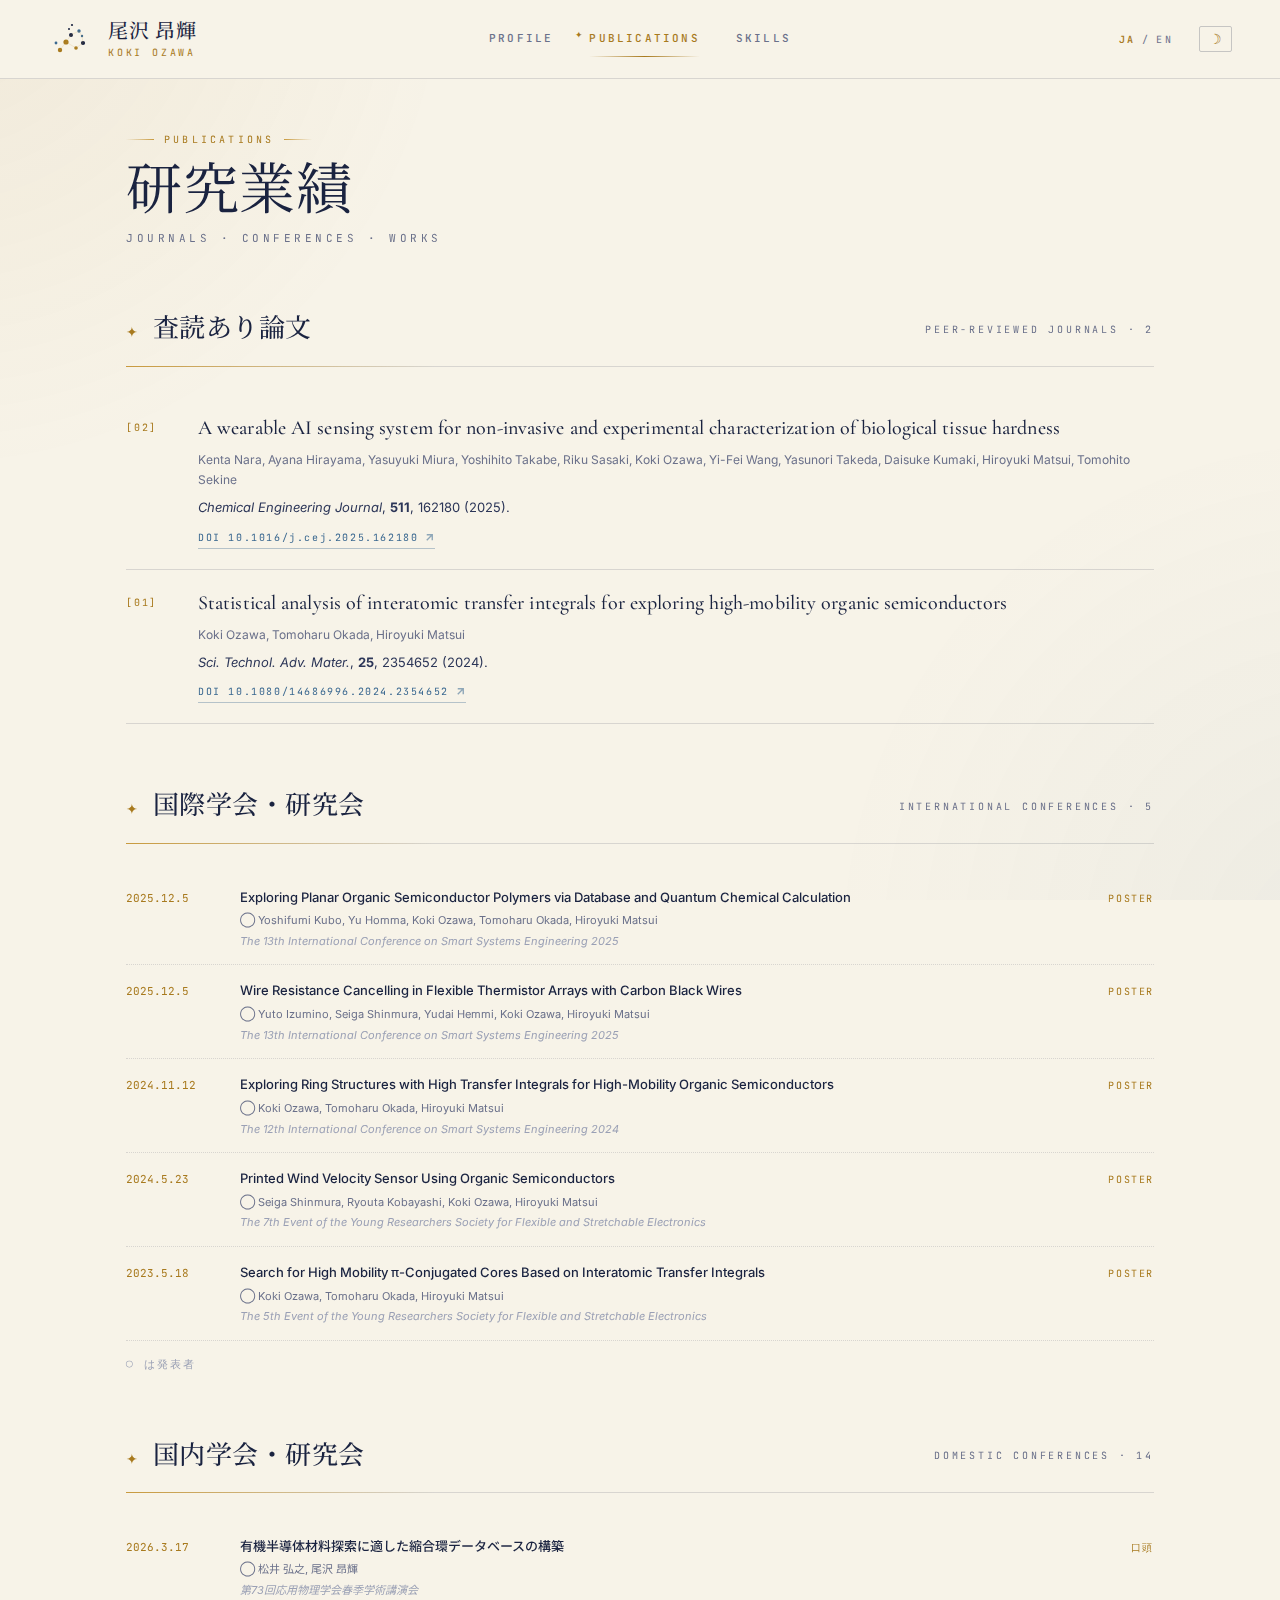
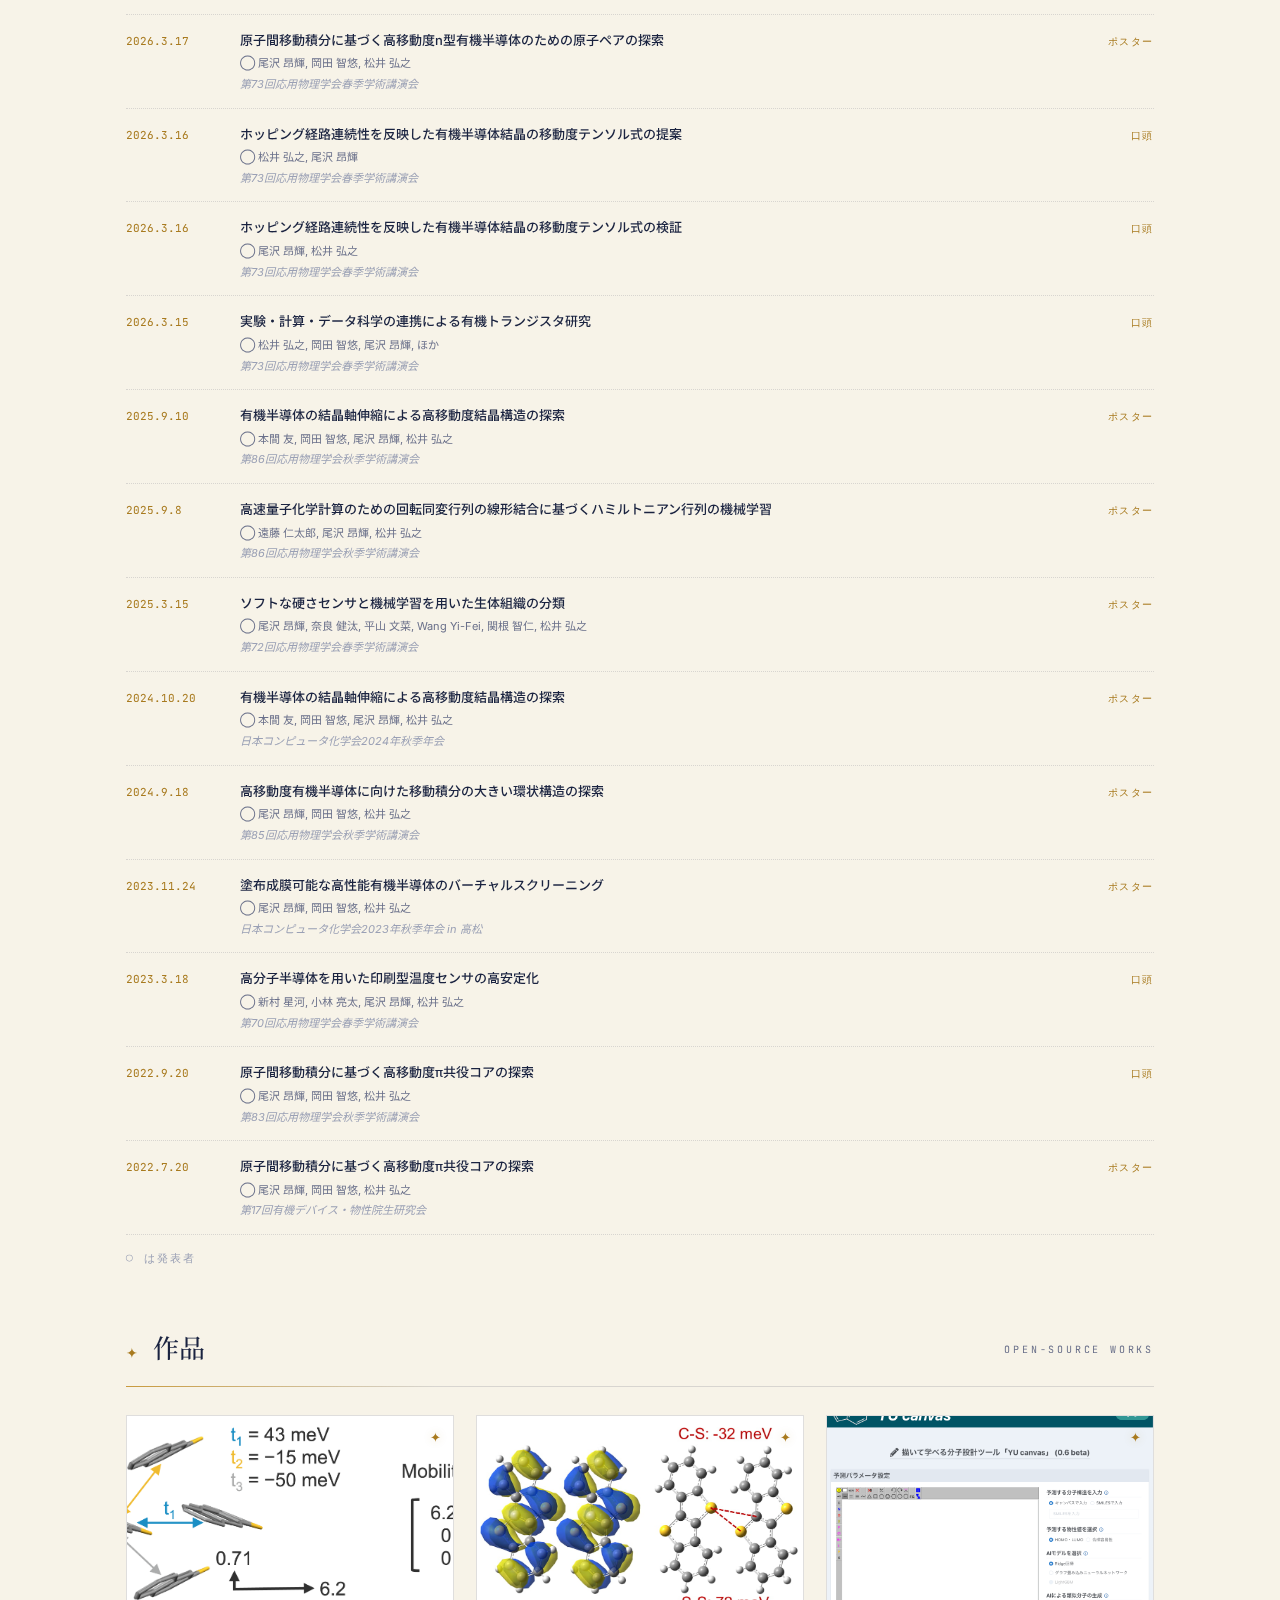
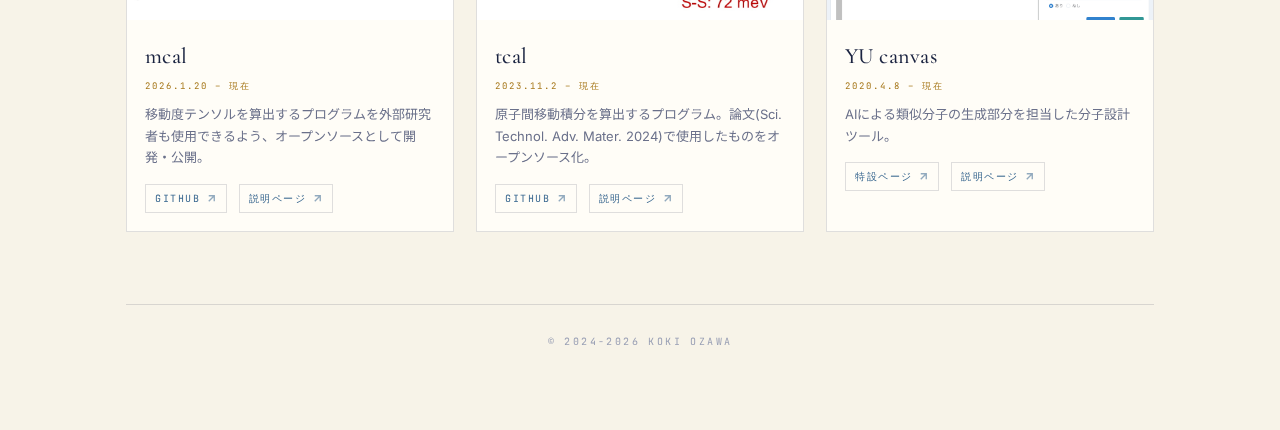
<file: publications.html>
<!DOCTYPE html>
<html lang="ja">
<head>
<meta charset="UTF-8"/>
<meta name="viewport" content="width=device-width, initial-scale=1.0"/>
<title>Publications — Koki Ozawa</title>
<!-- Google tag (gtag.js) -->
<script async src="https://www.googletagmanager.com/gtag/js?id=G-YJP7Y974F9"></script>
<script>
  window.dataLayer = window.dataLayer || [];
  function gtag(){dataLayer.push(arguments);}
  gtag('js', new Date());
  gtag('config', 'G-YJP7Y974F9');
</script>
<!-- Early theme restore (prevents flash) -->
<script>(function(){var s=localStorage.getItem('hp-theme');if(s)document.documentElement.setAttribute('data-theme',s);})()</script>
<link rel="preconnect" href="https://fonts.googleapis.com"/>
<link rel="preconnect" href="https://fonts.gstatic.com" crossorigin/>
<link href="https://fonts.googleapis.com/css2?family=Noto+Sans+JP:wght@400;500;600;700&family=Noto+Serif+JP:wght@400;500;600;700&family=Inter:wght@400;500;600;700&family=JetBrains+Mono:wght@400;500;600&family=Cormorant+Garamond:ital,wght@0,400;0,500;0,600;1,400;1,500&display=swap" rel="stylesheet"/>
<link rel="stylesheet" href="style.css"/>
</head>
<body>
<div class="hp-bg" aria-hidden="true"></div>
<header class="hp-top">
  <a class="hp-mark" href="index.html">
    <svg class="hp-pleiades" width="46" height="46" viewBox="0 0 46 46" fill="none" aria-hidden="true">
      <circle cx="18" cy="26" r="2.6" class="hp-star-gold"><title>Alcyone</title></circle>
      <circle cx="12" cy="34" r="2.2" class="hp-star-gold"><title>Atlas</title></circle>
      <circle cx="8" cy="27" r="1.4" class="hp-star-cyan"><title>Pleione</title></circle>
      <circle cx="35" cy="27" r="2.1" class="hp-star-white"><title>Electra</title></circle>
      <circle cx="23" cy="19" r="2.0" class="hp-star-white"><title>Maia</title></circle>
      <circle cx="28" cy="32" r="1.8" class="hp-star-gold"><title>Merope</title></circle>
      <circle cx="31" cy="15" r="1.7" class="hp-star-cyan"><title>Taygeta</title></circle>
      <circle cx="34" cy="20" r="1.2" class="hp-star-cyan"><title>Celaeno</title></circle>
      <circle cx="24" cy="9" r="1.1" class="hp-star-white"><title>Asterope</title></circle>
      <circle cx="21" cy="13" r="1.0" class="hp-star-white"><title>Asterope II</title></circle>
      <path d="M12 34 L18 26 L23 19 L31 15 L34 20 L35 27 L28 32 L18 26" stroke-width=".5" class="hp-star-line"/>
    </svg>
    <div class="hp-mark-text"><b>尾沢 昂輝</b><span>Koki Ozawa</span></div>
  </a>
  <nav class="hp-tabs" role="navigation">
    <a class="hp-tab" href="index.html">Profile</a>
    <a class="hp-tab" href="publications.html" aria-current="page">Publications</a>
    <a class="hp-tab" href="skills.html">Skills</a>
  </nav>
  <div class="hp-lang"><a class="on">JA</a>/<a href="en/publications.html">EN</a></div>
  <button class="hp-theme-btn" aria-label="テーマ切替">☽</button>
  <button class="hp-burger" aria-label="メニュー" aria-expanded="false"><span></span><span></span><span></span></button>
</header>
<main class="hp-page">
<div style="margin-bottom:36px">
  <div class="hp-eyebrow">Publications</div>
  <h1 class="hp-h1">研究業績</h1>
  <div class="hp-h1-sub">Journals · Conferences · Works</div>
</div>

<div class="hp-section">
  <h2><span class="hp-star">✦</span>査読あり論文 <small>Peer-Reviewed Journals · 2</small></h2>
  <div class="hp-rule"></div>

  <article class="hp-pub">
    <div class="num">[02]</div>
    <div>
      <div class="title">A wearable AI sensing system for non-invasive and experimental characterization of biological tissue hardness</div>
      <div class="authors">Kenta Nara, Ayana Hirayama, Yasuyuki Miura, Yoshihito Takabe, Riku Sasaki, Koki Ozawa, Yi-Fei Wang, Yasunori Takeda, Daisuke Kumaki, Hiroyuki Matsui, Tomohito Sekine</div>
      <div class="meta"><i>Chemical Engineering Journal</i>, <b>511</b>, 162180 (2025).</div>
      <a class="doi" href="https://doi.org/10.1016/j.cej.2025.162180" target="_blank" rel="noopener">DOI 10.1016/j.cej.2025.162180 <svg class="ext-icon" width="11" height="11" viewBox="0 0 12 12" fill="none" stroke="currentColor" stroke-width="1.5"><path d="M3 3h6v6M3 9l6-6"/></svg></a>
    </div>
  </article>

  <article class="hp-pub">
    <div class="num">[01]</div>
    <div>
      <div class="title">Statistical analysis of interatomic transfer integrals for exploring high-mobility organic semiconductors</div>
      <div class="authors">Koki Ozawa, Tomoharu Okada, Hiroyuki Matsui</div>
      <div class="meta"><i>Sci. Technol. Adv. Mater.</i>, <b>25</b>, 2354652 (2024).</div>
      <a class="doi" href="https://doi.org/10.1080/14686996.2024.2354652" target="_blank" rel="noopener">DOI 10.1080/14686996.2024.2354652 <svg class="ext-icon" width="11" height="11" viewBox="0 0 12 12" fill="none" stroke="currentColor" stroke-width="1.5"><path d="M3 3h6v6M3 9l6-6"/></svg></a>
    </div>
  </article>
</div>

<div class="hp-section">
  <h2><span class="hp-star">✦</span>国際学会・研究会 <small>International Conferences · 5</small></h2>
  <div class="hp-rule"></div>

  <div class="hp-conf"><div class="date">2025.12.5</div><div><div class="ttl">Exploring Planar Organic Semiconductor Polymers via Database and Quantum Chemical Calculation</div><div class="auth">◯ Yoshifumi Kubo, Yu Homma, Koki Ozawa, Tomoharu Okada, Hiroyuki Matsui</div><div class="venue">The 13th International Conference on Smart Systems Engineering 2025</div></div><div class="type">Poster</div></div>

  <div class="hp-conf"><div class="date">2025.12.5</div><div><div class="ttl">Wire Resistance Cancelling in Flexible Thermistor Arrays with Carbon Black Wires</div><div class="auth">◯ Yuto Izumino, Seiga Shinmura, Yudai Hemmi, Koki Ozawa, Hiroyuki Matsui</div><div class="venue">The 13th International Conference on Smart Systems Engineering 2025</div></div><div class="type">Poster</div></div>

  <div class="hp-conf"><div class="date">2024.11.12</div><div><div class="ttl">Exploring Ring Structures with High Transfer Integrals for High-Mobility Organic Semiconductors</div><div class="auth">◯ Koki Ozawa, Tomoharu Okada, Hiroyuki Matsui</div><div class="venue">The 12th International Conference on Smart Systems Engineering 2024</div></div><div class="type">Poster</div></div>

  <div class="hp-conf"><div class="date">2024.5.23</div><div><div class="ttl">Printed Wind Velocity Sensor Using Organic Semiconductors</div><div class="auth">◯ Seiga Shinmura, Ryouta Kobayashi, Koki Ozawa, Hiroyuki Matsui</div><div class="venue">The 7th Event of the Young Researchers Society for Flexible and Stretchable Electronics</div></div><div class="type">Poster</div></div>

  <div class="hp-conf"><div class="date">2023.5.18</div><div><div class="ttl"><a href="https://fsejp.weebly.com/5th-event-may-18-19-2023.html" target="_blank" rel="noopener">Search for High Mobility π-Conjugated Cores Based on Interatomic Transfer Integrals</a></div><div class="auth">◯ Koki Ozawa, Tomoharu Okada, Hiroyuki Matsui</div><div class="venue">The 5th Event of the Young Researchers Society for Flexible and Stretchable Electronics</div></div><div class="type">Poster</div></div>

  <p class="hp-note">◯ は発表者</p>
</div>

<div class="hp-section">
  <h2><span class="hp-star">✦</span>国内学会・研究会 <small>Domestic Conferences · 14</small></h2>
  <div class="hp-rule"></div>

  <div class="hp-conf"><div class="date">2026.3.17</div><div><div class="ttl"><a href="https://pub.confit.atlas.jp/ja/event/jsap2026s/presentation/17p-M_B104-2" target="_blank" rel="noopener">有機半導体材料探索に適した縮合環データベースの構築</a></div><div class="auth">◯ 松井 弘之, 尾沢 昂輝</div><div class="venue">第73回応用物理学会春季学術講演会</div></div><div class="type">口頭</div></div>

  <div class="hp-conf"><div class="date">2026.3.17</div><div><div class="ttl"><a href="https://pub.confit.atlas.jp/ja/event/jsap2026s/presentation/17p-PB1-2" target="_blank" rel="noopener">原子間移動積分に基づく高移動度n型有機半導体のための原子ペアの探索</a></div><div class="auth">◯ 尾沢 昂輝, 岡田 智悠, 松井 弘之</div><div class="venue">第73回応用物理学会春季学術講演会</div></div><div class="type">ポスター</div></div>

  <div class="hp-conf"><div class="date">2026.3.16</div><div><div class="ttl"><a href="https://pub.confit.atlas.jp/ja/event/jsap2026s/presentation/16p-M_B104-12" target="_blank" rel="noopener">ホッピング経路連続性を反映した有機半導体結晶の移動度テンソル式の提案</a></div><div class="auth">◯ 松井 弘之, 尾沢 昂輝</div><div class="venue">第73回応用物理学会春季学術講演会</div></div><div class="type">口頭</div></div>

  <div class="hp-conf"><div class="date">2026.3.16</div><div><div class="ttl"><a href="https://pub.confit.atlas.jp/ja/event/jsap2026s/presentation/16p-M_B104-13" target="_blank" rel="noopener">ホッピング経路連続性を反映した有機半導体結晶の移動度テンソル式の検証</a></div><div class="auth">◯ 尾沢 昂輝, 松井 弘之</div><div class="venue">第73回応用物理学会春季学術講演会</div></div><div class="type">口頭</div></div>

  <div class="hp-conf"><div class="date">2026.3.15</div><div><div class="ttl"><a href="https://pub.confit.atlas.jp/ja/event/jsap2026s/presentation/15p-WL1_201-3" target="_blank" rel="noopener">実験・計算・データ科学の連携による有機トランジスタ研究</a></div><div class="auth">◯ 松井 弘之, 岡田 智悠, 尾沢 昂輝, ほか</div><div class="venue">第73回応用物理学会春季学術講演会</div></div><div class="type">口頭</div></div>

  <div class="hp-conf"><div class="date">2025.9.10</div><div><div class="ttl"><a href="https://pub.confit.atlas.jp/ja/event/jsap2025a/presentation/10a-P03-16" target="_blank" rel="noopener">有機半導体の結晶軸伸縮による高移動度結晶構造の探索</a></div><div class="auth">◯ 本間 友, 岡田 智悠, 尾沢 昂輝, 松井 弘之</div><div class="venue">第86回応用物理学会秋季学術講演会</div></div><div class="type">ポスター</div></div>

  <div class="hp-conf"><div class="date">2025.9.8</div><div><div class="ttl"><a href="https://pub.confit.atlas.jp/ja/event/jsap2025a/presentation/8p-P11-3" target="_blank" rel="noopener">高速量子化学計算のための回転同変行列の線形結合に基づくハミルトニアン行列の機械学習</a></div><div class="auth">◯ 遠藤 仁太郎, 尾沢 昂輝, 松井 弘之</div><div class="venue">第86回応用物理学会秋季学術講演会</div></div><div class="type">ポスター</div></div>

  <div class="hp-conf"><div class="date">2025.3.15</div><div><div class="ttl"><a href="https://pub.confit.atlas.jp/ja/event/jsap2025s/presentation/15a-P02-13" target="_blank" rel="noopener">ソフトな硬さセンサと機械学習を用いた生体組織の分類</a></div><div class="auth">◯ 尾沢 昂輝, 奈良 健汰, 平山 文菜, Wang Yi-Fei, 関根 智仁, 松井 弘之</div><div class="venue">第72回応用物理学会春季学術講演会</div></div><div class="type">ポスター</div></div>

  <div class="hp-conf"><div class="date">2024.10.20</div><div><div class="ttl">有機半導体の結晶軸伸縮による高移動度結晶構造の探索</div><div class="auth">◯ 本間 友, 岡田 智悠, 尾沢 昂輝, 松井 弘之</div><div class="venue">日本コンピュータ化学会2024年秋季年会</div></div><div class="type">ポスター</div></div>

  <div class="hp-conf"><div class="date">2024.9.18</div><div><div class="ttl"><a href="https://pub.confit.atlas.jp/ja/event/jsap2024a/presentation/18p-P08-14" target="_blank" rel="noopener">高移動度有機半導体に向けた移動積分の大きい環状構造の探索</a></div><div class="auth">◯ 尾沢 昂輝, 岡田 智悠, 松井 弘之</div><div class="venue">第85回応用物理学会秋季学術講演会</div></div><div class="type">ポスター</div></div>

  <div class="hp-conf"><div class="date">2023.11.24</div><div><div class="ttl"><a href="https://sites.google.com/view/sccj2023au/プログラム" target="_blank" rel="noopener">塗布成膜可能な高性能有機半導体のバーチャルスクリーニング</a></div><div class="auth">◯ 尾沢 昂輝, 岡田 智悠, 松井 弘之</div><div class="venue">日本コンピュータ化学会2023年秋季年会 in 高松</div></div><div class="type">ポスター</div></div>

  <div class="hp-conf"><div class="date">2023.3.18</div><div><div class="ttl"><a href="https://confit.atlas.jp/guide/event/jsap2023s/subject/18p-B409-3/advanced" target="_blank" rel="noopener">高分子半導体を用いた印刷型温度センサの高安定化</a></div><div class="auth">◯ 新村 星河, 小林 亮太, 尾沢 昂輝, 松井 弘之</div><div class="venue">第70回応用物理学会春季学術講演会</div></div><div class="type">口頭</div></div>

  <div class="hp-conf"><div class="date">2022.9.20</div><div><div class="ttl"><a href="https://confit.atlas.jp/guide/event/jsap2022a/subject/20a-B104-4/tables" target="_blank" rel="noopener">原子間移動積分に基づく高移動度π共役コアの探索</a></div><div class="auth">◯ 尾沢 昂輝, 岡田 智悠, 松井 弘之</div><div class="venue">第83回応用物理学会秋季学術講演会</div></div><div class="type">口頭</div></div>

  <div class="hp-conf"><div class="date">2022.7.20</div><div><div class="ttl">原子間移動積分に基づく高移動度π共役コアの探索</div><div class="auth">◯ 尾沢 昂輝, 岡田 智悠, 松井 弘之</div><div class="venue">第17回有機デバイス・物性院生研究会</div></div><div class="type">ポスター</div></div>

  <p class="hp-note">◯ は発表者</p>
</div>

<div class="hp-section">
  <h2><span class="hp-star">✦</span>作品 <small>Open-source Works</small></h2>
  <div class="hp-rule"></div>
  <div class="hp-works">
    <div class="hp-work">
      <img src="img/mcal.png" alt="mcal"/>
      <div class="hp-work-body">
        <h4>mcal</h4>
        <div class="since">2026.1.20 – 現在</div>
        <p>移動度テンソルを算出するプログラムを外部研究者も使用できるよう、オープンソースとして開発・公開。</p>
        <a href="https://github.com/matsui-lab-yamagata/mcal" target="_blank" rel="noopener">GitHub <svg class="ext-icon" width="11" height="11" viewBox="0 0 12 12" fill="none" stroke="currentColor" stroke-width="1.5"><path d="M3 3h6v6M3 9l6-6"/></svg></a>
        <a href="https://matsui-lab.yz.yamagata-u.ac.jp/softwares.html#:~:text=%E7%A7%BB%E5%8B%95%E5%BA%A6%E3%83%86%E3%83%B3%E3%82%BD%E3%83%AB%E8%A8%88%E7%AE%97%E3%83%97%E3%83%AD%E3%82%B0%E3%83%A9%E3%83%A0%3A%20mcal" target="_blank" rel="noopener">説明ページ <svg class="ext-icon" width="11" height="11" viewBox="0 0 12 12" fill="none" stroke="currentColor" stroke-width="1.5"><path d="M3 3h6v6M3 9l6-6"/></svg></a>
      </div>
    </div>
    <div class="hp-work">
      <img src="img/tcal.jpg" alt="tcal"/>
      <div class="hp-work-body">
        <h4>tcal</h4>
        <div class="since">2023.11.2 – 現在</div>
        <p>原子間移動積分を算出するプログラム。論文(Sci. Technol. Adv. Mater. 2024)で使用したものをオープンソース化。</p>
        <a href="https://github.com/matsui-lab-yamagata/tcal" target="_blank" rel="noopener">GitHub <svg class="ext-icon" width="11" height="11" viewBox="0 0 12 12" fill="none" stroke="currentColor" stroke-width="1.5"><path d="M3 3h6v6M3 9l6-6"/></svg></a>
        <a href="https://matsui-lab.yz.yamagata-u.ac.jp/softwares.html#:~:text=mcal%20GitHub-,%E7%A7%BB%E5%8B%95%E7%A9%8D%E5%88%86%E8%A8%88%E7%AE%97%E3%83%97%E3%83%AD%E3%82%B0%E3%83%A9%E3%83%A0%3A%20tcal,-%E6%9C%89%E6%A9%9F%E5%8D%8A%E5%B0%8E%E4%BD%93%E3%81%AF" target="_blank" rel="noopener">説明ページ <svg class="ext-icon" width="11" height="11" viewBox="0 0 12 12" fill="none" stroke="currentColor" stroke-width="1.5"><path d="M3 3h6v6M3 9l6-6"/></svg></a>
      </div>
    </div>
    <div class="hp-work">
      <img src="img/yu-canvas.png" alt="YU canvas"/>
      <div class="hp-work-body">
        <h4>YU canvas</h4>
        <div class="since">2020.4.8 – 現在</div>
        <p>AIによる類似分子の生成部分を担当した分子設計ツール。</p>
        <a href="https://yu-canvas.herokuapp.com/" target="_blank" rel="noopener">特設ページ <svg class="ext-icon" width="11" height="11" viewBox="0 0 12 12" fill="none" stroke="currentColor" stroke-width="1.5"><path d="M3 3h6v6M3 9l6-6"/></svg></a>
        <a href="https://matsui-lab.yz.yamagata-u.ac.jp/softwares.html#:~:text=%E5%88%86%E5%AD%90%E8%A8%AD%E8%A8%88%E3%83%84%E3%83%BC%E3%83%AB%3A%20YU%20canvas%EF%BC%88%CE%B2%E7%89%88%EF%BC%89" target="_blank" rel="noopener">説明ページ <svg class="ext-icon" width="11" height="11" viewBox="0 0 12 12" fill="none" stroke="currentColor" stroke-width="1.5"><path d="M3 3h6v6M3 9l6-6"/></svg></a>
      </div>
    </div>
  </div>
</div>
<div class="hp-foot"><span>© 2024-2026 Koki Ozawa</span></div>
</main>
<script>
(function(){
  var btn=document.querySelector('.hp-theme-btn');
  function getEff(){var s=document.documentElement.getAttribute('data-theme');return s||(matchMedia('(prefers-color-scheme:dark)').matches?'dark':'light')}
  function setTheme(t){document.documentElement.setAttribute('data-theme',t);localStorage.setItem('hp-theme',t);btn.textContent=t==='dark'?'☀':'☽'}
  setTheme(getEff());
  btn.addEventListener('click',function(){setTheme(getEff()==='dark'?'light':'dark')});
  var h=document.querySelector('.hp-top'),b=document.querySelector('.hp-burger');
  b.addEventListener('click',function(){var o=h.classList.toggle('is-open');b.setAttribute('aria-expanded',o)});
  document.querySelectorAll('.hp-tab').forEach(function(a){a.addEventListener('click',function(){h.classList.remove('is-open');b.setAttribute('aria-expanded','false')})});
})();
</script>
</body>
</html>
</file>
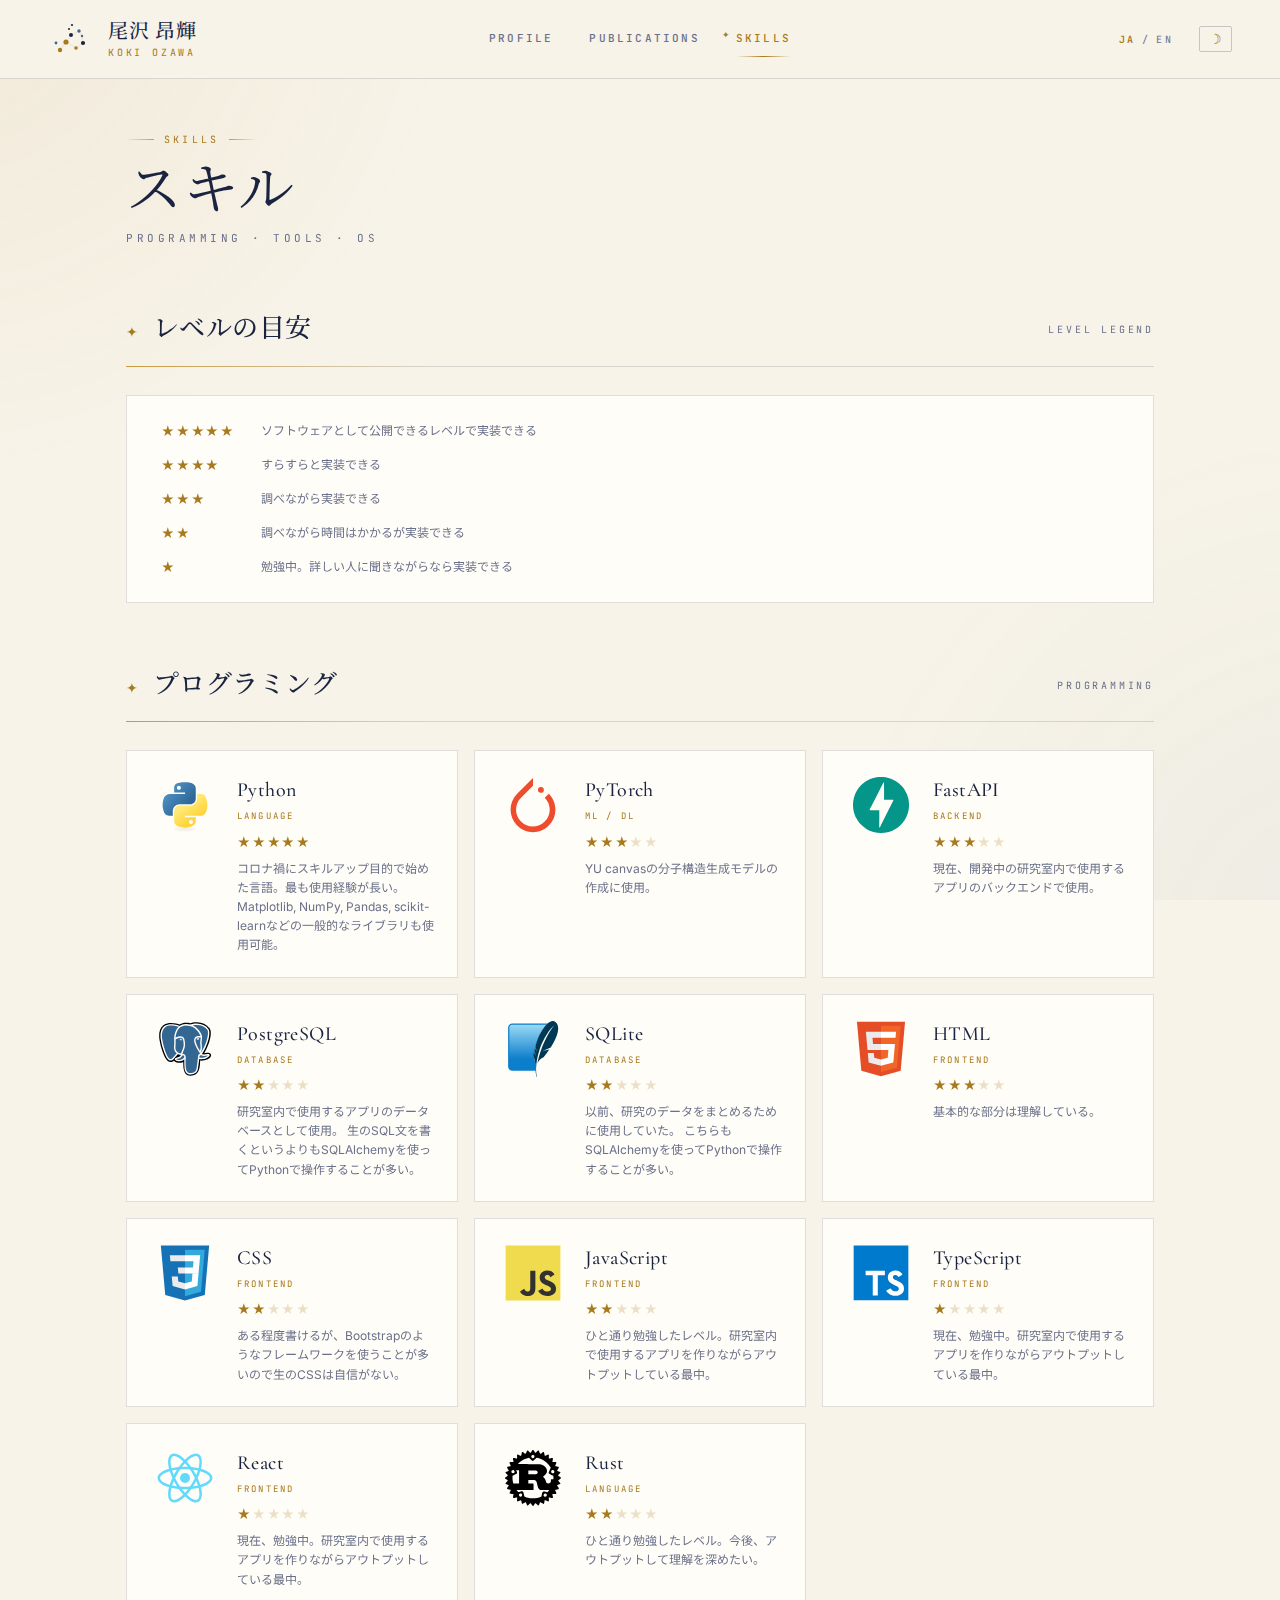
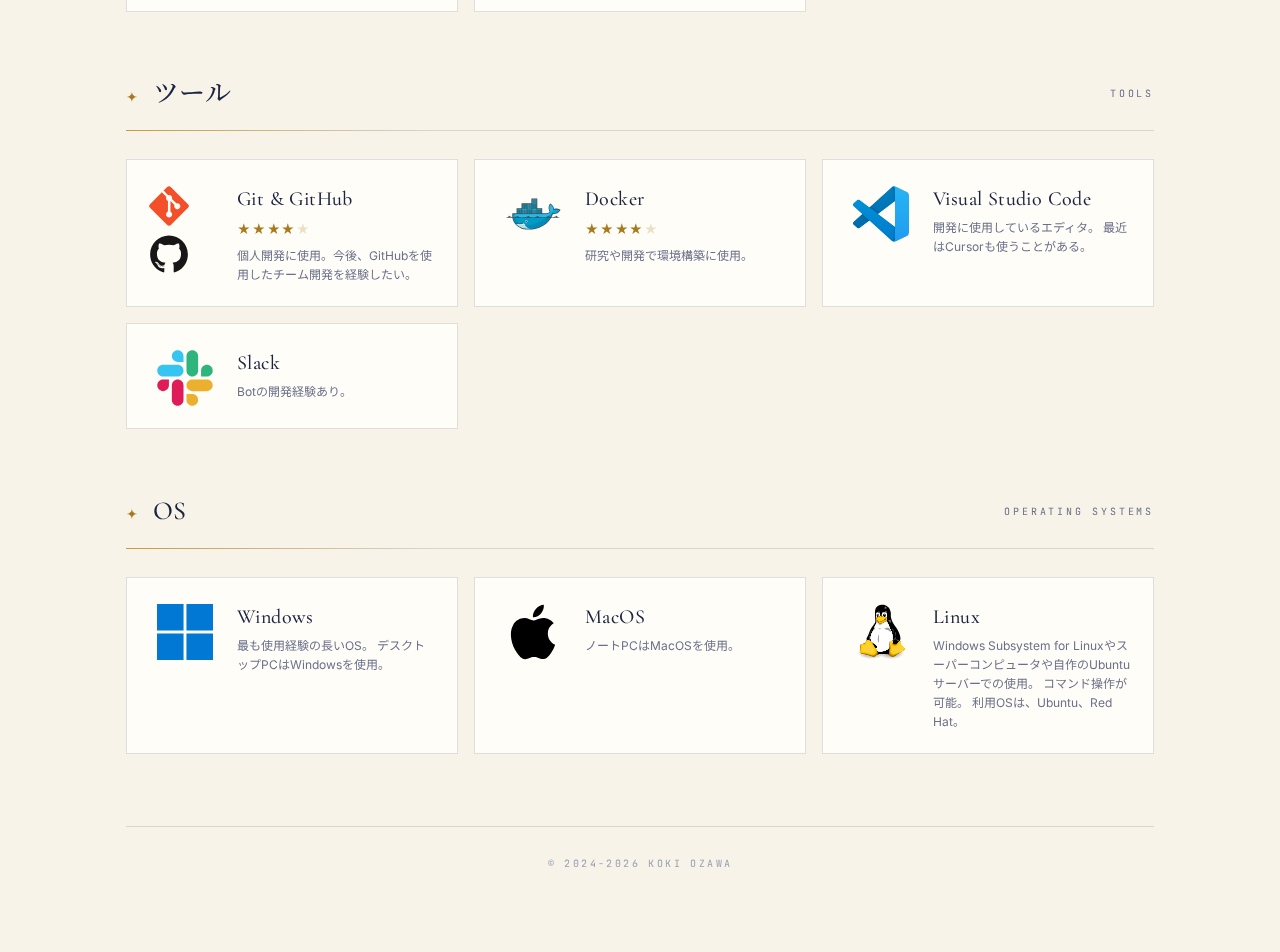
<file: skills.html>
<!DOCTYPE html>
<html lang="ja">
<head>
<meta charset="UTF-8"/>
<meta name="viewport" content="width=device-width, initial-scale=1.0"/>
<title>Skills — Koki Ozawa</title>
<!-- Google tag (gtag.js) -->
<script async src="https://www.googletagmanager.com/gtag/js?id=G-YJP7Y974F9"></script>
<script>
  window.dataLayer = window.dataLayer || [];
  function gtag(){dataLayer.push(arguments);}
  gtag('js', new Date());
  gtag('config', 'G-YJP7Y974F9');
</script>
<!-- Early theme restore (prevents flash) -->
<script>(function(){var s=localStorage.getItem('hp-theme');if(s)document.documentElement.setAttribute('data-theme',s);})()</script>
<link rel="preconnect" href="https://fonts.googleapis.com"/>
<link rel="preconnect" href="https://fonts.gstatic.com" crossorigin/>
<link href="https://fonts.googleapis.com/css2?family=Noto+Sans+JP:wght@400;500;600;700&family=Noto+Serif+JP:wght@400;500;600;700&family=Inter:wght@400;500;600;700&family=JetBrains+Mono:wght@400;500;600&family=Cormorant+Garamond:ital,wght@0,400;0,500;0,600;1,400;1,500&display=swap" rel="stylesheet"/>
<link rel="icon" type="image/png" sizes="512x512" href="img/favicon.png"/>
<link rel="stylesheet" href="style.css"/>
</head>
<body>
<div class="hp-bg" aria-hidden="true"></div>
<header class="hp-top">
  <a class="hp-mark" href="index.html">
    <svg class="hp-pleiades" width="46" height="46" viewBox="0 0 46 46" fill="none" aria-hidden="true">
      <path d="M12 34 L18 26 L23 19 L31 15 L34 20 L35 27 L28 32 L18 26" stroke-width=".5" class="hp-star-line"/>
      <circle cx="18" cy="26" r="2.6" class="hp-star-gold"><title>Alcyone</title></circle>
      <circle cx="12" cy="34" r="2.2" class="hp-star-gold"><title>Atlas</title></circle>
      <circle cx="8" cy="27" r="1.4" class="hp-star-cyan"><title>Pleione</title></circle>
      <circle cx="35" cy="27" r="2.1" class="hp-star-white"><title>Electra</title></circle>
      <circle cx="23" cy="19" r="2.0" class="hp-star-white"><title>Maia</title></circle>
      <circle cx="28" cy="32" r="1.8" class="hp-star-gold"><title>Merope</title></circle>
      <circle cx="31" cy="15" r="1.7" class="hp-star-cyan"><title>Taygeta</title></circle>
      <circle cx="34" cy="20" r="1.2" class="hp-star-cyan"><title>Celaeno</title></circle>
      <circle cx="24" cy="9" r="1.1" class="hp-star-white"><title>Asterope</title></circle>
      <circle cx="21" cy="13" r="1.0" class="hp-star-white"><title>Asterope II</title></circle>
    </svg>
    <div class="hp-mark-text"><b>尾沢 昂輝</b><span>Koki Ozawa</span></div>
  </a>
  <nav class="hp-tabs" role="navigation">
    <a class="hp-tab" href="index.html">Profile</a>
    <a class="hp-tab" href="publications.html">Publications</a>
    <a class="hp-tab" href="skills.html" aria-current="page">Skills</a>
  </nav>
  <div class="hp-lang"><a class="on">JA</a>/<a href="en/skills.html">EN</a></div>
  <button class="hp-theme-btn" aria-label="テーマ切替">☽</button>
  <button class="hp-burger" aria-label="メニュー" aria-expanded="false"><span></span><span></span><span></span></button>
</header>
<main class="hp-page">
<div class="hp-eyebrow">Skills</div>
<h1 class="hp-h1">スキル</h1>
<div class="hp-h1-sub">Programming · Tools · OS</div>

<div class="hp-section">
  <h2><span class="hp-star">✦</span>レベルの目安 <small>Level Legend</small></h2>
  <div class="hp-rule"></div>
  <div class="hp-legend"><table><tbody>
    <tr><td>★★★★★</td><td>ソフトウェアとして公開できるレベルで実装できる</td></tr>
    <tr><td>★★★★</td><td>すらすらと実装できる</td></tr>
    <tr><td>★★★</td><td>調べながら実装できる</td></tr>
    <tr><td>★★</td><td>調べながら時間はかかるが実装できる</td></tr>
    <tr><td>★</td><td>勉強中。詳しい人に聞きながらなら実装できる</td></tr>
  </tbody></table></div>
</div>

<div class="hp-section">
  <h2><span class="hp-star">✦</span>プログラミング <small>Programming</small></h2>
  <div class="hp-rule"></div>
  <div class="hp-skill-grid">
<div class="hp-skill">
  <div class="ico"><svg viewBox="0 0 128 128" width="56" height="56" class="mt-3">
            <linearGradient id="python-original-a" gradientUnits="userSpaceOnUse" x1="70.252" y1="1237.476" x2="170.659" y2="1151.089" gradientTransform="matrix(.563 0 0 -.568 -29.215 707.817)"><stop offset="0" stop-color="#5A9FD4"></stop><stop offset="1" stop-color="#306998"></stop></linearGradient><linearGradient id="python-original-b" gradientUnits="userSpaceOnUse" x1="209.474" y1="1098.811" x2="173.62" y2="1149.537" gradientTransform="matrix(.563 0 0 -.568 -29.215 707.817)"><stop offset="0" stop-color="#FFD43B"></stop><stop offset="1" stop-color="#FFE873"></stop></linearGradient><path fill="url(#python-original-a)" d="M63.391 1.988c-4.222.02-8.252.379-11.8 1.007-10.45 1.846-12.346 5.71-12.346 12.837v9.411h24.693v3.137H29.977c-7.176 0-13.46 4.313-15.426 12.521-2.268 9.405-2.368 15.275 0 25.096 1.755 7.311 5.947 12.519 13.124 12.519h8.491V67.234c0-8.151 7.051-15.34 15.426-15.34h24.665c6.866 0 12.346-5.654 12.346-12.548V15.833c0-6.693-5.646-11.72-12.346-12.837-4.244-.706-8.645-1.027-12.866-1.008zM50.037 9.557c2.55 0 4.634 2.117 4.634 4.721 0 2.593-2.083 4.69-4.634 4.69-2.56 0-4.633-2.097-4.633-4.69-.001-2.604 2.073-4.721 4.633-4.721z" transform="translate(0 10.26)"></path><path fill="url(#python-original-b)" d="M91.682 28.38v10.966c0 8.5-7.208 15.655-15.426 15.655H51.591c-6.756 0-12.346 5.783-12.346 12.549v23.515c0 6.691 5.818 10.628 12.346 12.547 7.816 2.297 15.312 2.713 24.665 0 6.216-1.801 12.346-5.423 12.346-12.547v-9.412H63.938v-3.138h37.012c7.176 0 9.852-5.005 12.348-12.519 2.578-7.735 2.467-15.174 0-25.096-1.774-7.145-5.161-12.521-12.348-12.521h-9.268zM77.809 87.927c2.561 0 4.634 2.097 4.634 4.692 0 2.602-2.074 4.719-4.634 4.719-2.55 0-4.633-2.117-4.633-4.719 0-2.595 2.083-4.692 4.633-4.692z" transform="translate(0 10.26)"></path><radialGradient id="python-original-c" cx="1825.678" cy="444.45" r="26.743" gradientTransform="matrix(0 -.24 -1.055 0 532.979 557.576)" gradientUnits="userSpaceOnUse"><stop offset="0" stop-color="#B8B8B8" stop-opacity=".498"></stop><stop offset="1" stop-color="#7F7F7F" stop-opacity="0"></stop></radialGradient><path opacity=".444" fill="url(#python-original-c)" d="M97.309 119.597c0 3.543-14.816 6.416-33.091 6.416-18.276 0-33.092-2.873-33.092-6.416 0-3.544 14.815-6.417 33.092-6.417 18.275 0 33.091 2.872 33.091 6.417z"></path>
          </svg></div>
  <div>
    <h4>Python</h4>
    <div class="cat">Language</div>
    <div class="stars">★★★★★<span style="opacity:.22"></span></div>
    <p>コロナ禍にスキルアップ目的で始めた言語。最も使用経験が長い。
              Matplotlib, NumPy, Pandas, scikit-learnなどの一般的なライブラリも使用可能。</p>
  </div>
</div>
<div class="hp-skill">
  <div class="ico"><svg viewBox="0 0 128 128" width="56" height="56" class="mt-3">
            <path fill="#EE4C2C" d="M100.1 38.3l-9.2 9.2c15.1 15.1 15.1 39.4 0 54.3-15.1 15.1-39.4 15.1-54.3 0-15.1-15.1-15.1-39.4 0-54.3l24-24 3.4-3.4V2L27.8 38.2C7.7 58.3 7.7 90.8 27.8 111s52.6 20.1 72.4 0c20.1-20.2 20.1-52.5-.1-72.7z"></path><circle fill="#EE4C2C" transform="rotate(-88.939 82.069 29.398) scale(.99997)" cx="82.1" cy="29.4" r="6.7"></circle>
          </svg></div>
  <div>
    <h4>PyTorch</h4>
    <div class="cat">ML / DL</div>
    <div class="stars">★★★<span style="opacity:.22">★★</span></div>
    <p>YU canvasの分子構造生成モデルの作成に使用。</p>
  </div>
</div>
<div class="hp-skill">
  <div class="ico"><svg viewBox="0 0 128 128" width="56" height="56" class="mt-3">
            <path d="M56.813 127.586c-1.903-.227-3.899-.52-4.434-.652a48.078 48.078 0 00-2.375-.5 36.042 36.042 0 01-2.703-.633c-4.145-1.188-4.442-1.285-7.567-2.563-2.875-1.172-8.172-3.91-9.984-5.156-.496-.344-.96-.621-1.031-.621-.07 0-1.23-.816-2.578-1.813-8.57-6.343-15.004-14.043-19.653-23.527-.8-1.629-1.453-3.074-1.453-3.21 0-.134-.144-.505-.32-.817-.363-.649-.88-2.047-1.297-3.492a20.047 20.047 0 00-.625-1.813c-.195-.46-.352-1.02-.352-1.246 0-.227-.195-.965-.433-1.645-.238-.675-.43-1.472-.43-1.77 0-.296-.187-1.32-.418-2.276C.598 73.492 0 67.379 0 63.953c0-3.422.598-9.535 1.16-11.894.23-.957.418-2 .418-2.32 0-.321.145-.95.32-1.4.18-.448.41-1.253.516-1.788.11-.535.36-1.457.563-2.055l.59-1.726c.433-1.293.835-2.387 1.027-2.813.11-.238.539-1.21.957-2.16.676-1.535 2.125-4.43 2.972-5.945.309-.555.426-.739 2.098-3.352 2.649-4.148 7.176-9.309 11.39-12.988 1.485-1.297 6.446-5.063 6.669-5.063.062 0 .53-.281 1.043-.625 1.347-.902 2.668-1.668 4.39-2.531a53.06 53.06 0 001.836-.953c.285-.164.82-.41 3.567-1.64.605-.27 1.257-.516 3.136-1.173.414-.144 1.246-.449 1.84-.672.598-.222 1.301-.406 1.563-.406.258 0 .937-.18 1.508-.402.57-.223 1.605-.477 2.304-.563.696-.082 1.621-.277 2.055-.43.43-.148 1.61-.34 2.621-.425a72.572 72.572 0 003.941-.465c2.688-.394 8.532-.394 11.192 0a75.02 75.02 0 003.781.445c.953.079 2.168.278 2.703.442.535.16 1.461.36 2.055.433.594.079 1.594.325 2.222.551.63.23 1.344.414 1.59.414s.754.137 1.125.309c.375.168 1.168.449 1.766.625.594.18 1.613.535 2.27.797.652.261 1.527.605 1.945.761.77.29 6.46 3.137 7.234 3.622 6.281 3.917 9.512 6.476 13.856 10.964 5.238 5.414 8.715 10.57 12.254 18.16.25.536.632 1.329.851 1.758.215.434.395.942.395 1.13 0 .19.18.76.402 1.269.602 1.383 1.117 2.957 1.36 4.16.12.59.343 1.32.495 1.621.153.3.332 1.063.403 1.688.07.624.277 1.648.453 2.269 1.02 3.531 1.527 13.934.91 18.535-.183 1.367-.39 3.02-.46 3.672-.118 1.117-.708 4.004-1.212 5.945l-.52 2.055c-.98 3.957-3.402 9.594-6.359 14.809-1.172 2.07-5.101 7.668-5.843 8.324-.067.058-.399.45-.735.863-.336.418-1.414 1.586-2.39 2.594-4.301 4.441-7.77 7.187-13.86 10.969-.722.449-6.847 3.441-7.992 3.906-.594.238-1.586.64-2.203.89-.613.247-1.297.454-1.512.458-.215.003-.781.195-1.258.425-.476.23-1.082.422-1.351.426-.266.004-1.043.192-1.727.418-.683.23-1.633.477-2.11.55-.476.075-1.495.278-2.269.45-.773.172-3.11.508-5.187.746a59.06 59.06 0 01-13.945-.031zm4.703-12.5c.3-.234.609-.7.691-1.027.18-.723 29.234-58.97 29.781-59.7.461-.617.504-1.605.082-1.953-.222-.187-3.004-.246-10.43-.234-5.57.012-10.253.016-10.406.012-.226-.008-.273-3.73-.25-19.672.016-10.817-.035-19.766-.113-19.89-.078-.126-.383-.227-.68-.227-.418 0-.613.18-.87.808-.485 1.168-1.825 3.82-8.348 16.485a3554.569 3554.569 0 00-4.055 7.89c-1.156 2.262-2.98 5.813-4.047 7.89a8751.248 8751.248 0 00-8.598 16.759c-4.933 9.636-5.53 10.785-5.742 11.039-.41.496-.633 1.64-.402 2.07.21.394.629.41 11.043.394 5.953-.007 10.863.024 10.914.07.137.141.086 37.31-.055 38.196-.093.582-.031.89.235 1.156.46.461.586.457 1.25-.066zm0 0" fill="#049688"></path>
          </svg></div>
  <div>
    <h4>FastAPI</h4>
    <div class="cat">Backend</div>
    <div class="stars">★★★<span style="opacity:.22">★★</span></div>
    <p>現在、開発中の研究室内で使用するアプリのバックエンドで使用。</p>
  </div>
</div>
<div class="hp-skill">
  <div class="ico"><svg viewBox="0 0 128 128" width="56" height="56" class="mt-3">
            <path d="M93.809 92.112c.785-6.533.55-7.492 5.416-6.433l1.235.108c3.742.17 8.637-.602 11.513-1.938 6.191-2.873 9.861-7.668 3.758-6.409-13.924 2.873-14.881-1.842-14.881-1.842 14.703-21.815 20.849-49.508 15.543-56.287-14.47-18.489-39.517-9.746-39.936-9.52l-.134.025c-2.751-.571-5.83-.912-9.289-.968-6.301-.104-11.082 1.652-14.709 4.402 0 0-44.683-18.409-42.604 23.151.442 8.841 12.672 66.898 27.26 49.362 5.332-6.412 10.484-11.834 10.484-11.834 2.558 1.699 5.622 2.567 8.834 2.255l.249-.212c-.078.796-.044 1.575.099 2.497-3.757 4.199-2.653 4.936-10.166 6.482-7.602 1.566-3.136 4.355-.221 5.084 3.535.884 11.712 2.136 17.238-5.598l-.22.882c1.474 1.18 1.375 8.477 1.583 13.69.209 5.214.558 10.079 1.621 12.948 1.063 2.868 2.317 10.256 12.191 8.14 8.252-1.764 14.561-4.309 15.136-27.985"></path><path d="M75.458 125.256c-4.367 0-7.211-1.689-8.938-3.32-2.607-2.46-3.641-5.629-4.259-7.522l-.267-.79c-1.244-3.358-1.666-8.193-1.916-14.419-.038-.935-.064-1.898-.093-2.919-.021-.747-.047-1.684-.085-2.664a18.8 18.8 0 01-4.962 1.568c-3.079.526-6.389.356-9.84-.507-2.435-.609-4.965-1.871-6.407-3.82-4.203 3.681-8.212 3.182-10.396 2.453-3.853-1.285-7.301-4.896-10.542-11.037-2.309-4.375-4.542-10.075-6.638-16.943-3.65-11.96-5.969-24.557-6.175-28.693C4.292 23.698 7.777 14.44 15.296 9.129 27.157.751 45.128 5.678 51.68 7.915c4.402-2.653 9.581-3.944 15.433-3.851 3.143.051 6.136.327 8.916.823 2.9-.912 8.628-2.221 15.185-2.139 12.081.144 22.092 4.852 28.949 13.615 4.894 6.252 2.474 19.381.597 26.651-2.642 10.226-7.271 21.102-12.957 30.57 1.544.011 3.781-.174 6.961-.831 6.274-1.295 8.109 2.069 8.607 3.575 1.995 6.042-6.677 10.608-9.382 11.864-3.466 1.609-9.117 2.589-13.745 2.377l-.202-.013-1.216-.107-.12 1.014-.116.991c-.311 11.999-2.025 19.598-5.552 24.619-3.697 5.264-8.835 6.739-13.361 7.709-1.544.33-2.947.474-4.219.474zm-9.19-43.671c2.819 2.256 3.066 6.501 3.287 14.434.028.99.054 1.927.089 2.802.106 2.65.355 8.855 1.327 11.477.137.371.26.747.39 1.146 1.083 3.316 1.626 4.979 6.309 3.978 3.931-.843 5.952-1.599 7.534-3.851 2.299-3.274 3.585-9.86 3.821-19.575l4.783.116-4.75-.57.14-1.186c.455-3.91.783-6.734 3.396-8.602 2.097-1.498 4.486-1.353 6.389-1.01-2.091-1.58-2.669-3.433-2.823-4.193l-.399-1.965 1.121-1.663c6.457-9.58 11.781-21.354 14.609-32.304 2.906-11.251 2.02-17.226 1.134-18.356-11.729-14.987-32.068-8.799-34.192-8.097l-.359.194-1.8.335-.922-.191c-2.542-.528-5.366-.82-8.393-.869-4.756-.08-8.593 1.044-11.739 3.431l-2.183 1.655-2.533-1.043c-5.412-2.213-21.308-6.662-29.696-.721-4.656 3.298-6.777 9.76-6.305 19.207.156 3.119 2.275 14.926 5.771 26.377 4.831 15.825 9.221 21.082 11.054 21.693.32.108 1.15-.537 1.976-1.529a270.708 270.708 0 0110.694-12.07l2.77-2.915 3.349 2.225c1.35.897 2.839 1.406 4.368 1.502l7.987-6.812-1.157 11.808c-.026.265-.039.626.065 1.296l.348 2.238-1.51 1.688-.174.196 4.388 2.025 1.836-2.301z"></path><path fill="#336791" d="M115.731 77.44c-13.925 2.873-14.882-1.842-14.882-1.842 14.703-21.816 20.849-49.51 15.545-56.287C101.924.823 76.875 9.566 76.457 9.793l-.135.024c-2.751-.571-5.83-.911-9.291-.967-6.301-.103-11.08 1.652-14.707 4.402 0 0-44.684-18.408-42.606 23.151.442 8.842 12.672 66.899 27.26 49.363 5.332-6.412 10.483-11.834 10.483-11.834 2.559 1.699 5.622 2.567 8.833 2.255l.25-.212c-.078.796-.042 1.575.1 2.497-3.758 4.199-2.654 4.936-10.167 6.482-7.602 1.566-3.136 4.355-.22 5.084 3.534.884 11.712 2.136 17.237-5.598l-.221.882c1.473 1.18 2.507 7.672 2.334 13.557-.174 5.885-.29 9.926.871 13.082 1.16 3.156 2.316 10.256 12.192 8.14 8.252-1.768 12.528-6.351 13.124-13.995.422-5.435 1.377-4.631 1.438-9.49l.767-2.3c.884-7.367.14-9.743 5.225-8.638l1.235.108c3.742.17 8.639-.602 11.514-1.938 6.19-2.871 9.861-7.667 3.758-6.408z"></path><path fill="#fff" d="M75.957 122.307c-8.232 0-10.84-6.519-11.907-9.185-1.562-3.907-1.899-19.069-1.551-31.503a1.59 1.59 0 011.64-1.55 1.594 1.594 0 011.55 1.639c-.401 14.341.168 27.337 1.324 30.229 1.804 4.509 4.54 8.453 12.275 6.796 7.343-1.575 10.093-4.359 11.318-11.46.94-5.449 2.799-20.951 3.028-24.01a1.593 1.593 0 011.71-1.472 1.597 1.597 0 011.472 1.71c-.239 3.185-2.089 18.657-3.065 24.315-1.446 8.387-5.185 12.191-13.794 14.037-1.463.313-2.792.453-4 .454zM31.321 90.466a6.71 6.71 0 01-2.116-.35c-5.347-1.784-10.44-10.492-15.138-25.885-3.576-11.717-5.842-23.947-6.041-27.922-.589-11.784 2.445-20.121 9.02-24.778 13.007-9.216 34.888-.44 35.813-.062a1.596 1.596 0 01-1.207 2.955c-.211-.086-21.193-8.492-32.768-.285-5.622 3.986-8.203 11.392-7.672 22.011.167 3.349 2.284 15.285 5.906 27.149 4.194 13.742 8.967 22.413 13.096 23.79.648.216 2.62.873 5.439-2.517A245.272 245.272 0 0145.88 73.046a1.596 1.596 0 012.304 2.208c-.048.05-4.847 5.067-10.077 11.359-2.477 2.979-4.851 3.853-6.786 3.853zm69.429-13.445a1.596 1.596 0 01-1.322-2.487c14.863-22.055 20.08-48.704 15.612-54.414-5.624-7.186-13.565-10.939-23.604-11.156-7.433-.16-13.341 1.738-14.307 2.069l-.243.099c-.971.305-1.716-.227-1.997-.849a1.6 1.6 0 01.631-2.025c.046-.027.192-.089.429-.176l-.021.006.021-.007c1.641-.601 7.639-2.4 15.068-2.315 11.108.118 20.284 4.401 26.534 12.388 2.957 3.779 2.964 12.485.019 23.887-3.002 11.625-8.651 24.118-15.497 34.277-.306.457-.81.703-1.323.703zm.76 10.21c-2.538 0-4.813-.358-6.175-1.174-1.4-.839-1.667-1.979-1.702-2.584-.382-6.71 3.32-7.878 5.208-8.411-.263-.398-.637-.866-1.024-1.349-1.101-1.376-2.609-3.26-3.771-6.078-.182-.44-.752-1.463-1.412-2.648-3.579-6.418-11.026-19.773-6.242-26.612 2.214-3.165 6.623-4.411 13.119-3.716C97.6 28.837 88.5 10.625 66.907 10.271c-6.494-.108-11.82 1.889-15.822 5.93-8.96 9.049-8.636 25.422-8.631 25.586a1.595 1.595 0 11-3.19.084c-.02-.727-.354-17.909 9.554-27.916C53.455 9.272 59.559 6.96 66.96 7.081c13.814.227 22.706 7.25 27.732 13.101 5.479 6.377 8.165 13.411 8.386 15.759.165 1.746-1.088 2.095-1.341 2.147l-.576.013c-6.375-1.021-10.465-.312-12.156 2.104-3.639 5.201 3.406 17.834 6.414 23.229.768 1.376 1.322 2.371 1.576 2.985.988 2.396 2.277 4.006 3.312 5.3.911 1.138 1.7 2.125 1.982 3.283.131.23 1.99 2.98 13.021.703 2.765-.57 4.423-.083 4.93 1.45.997 3.015-4.597 6.532-7.694 7.97-2.775 1.29-7.204 2.106-11.036 2.106zm-4.696-4.021c.35.353 2.101.962 5.727.806 3.224-.138 6.624-.839 8.664-1.786 2.609-1.212 4.351-2.567 5.253-3.492l-.5.092c-7.053 1.456-12.042 1.262-14.828-.577a6.162 6.162 0 01-.54-.401c-.302.119-.581.197-.78.253-1.58.443-3.214.902-2.996 5.105zm-45.562 8.915c-1.752 0-3.596-.239-5.479-.71-1.951-.488-5.24-1.957-5.19-4.37.057-2.707 3.994-3.519 5.476-3.824 5.354-1.103 5.703-1.545 7.376-3.67.488-.619 1.095-1.39 1.923-2.314 1.229-1.376 2.572-2.073 3.992-2.073.989 0 1.8.335 2.336.558 1.708.708 3.133 2.42 3.719 4.467.529 1.847.276 3.625-.71 5.006-3.237 4.533-7.886 6.93-13.443 6.93zm-7.222-4.943c.481.372 1.445.869 2.518 1.137 1.631.408 3.213.615 4.705.615 4.546 0 8.196-1.882 10.847-5.594.553-.774.387-1.757.239-2.274-.31-1.083-1.08-2.068-1.873-2.397-.43-.178-.787-.314-1.115-.314-.176 0-.712 0-1.614 1.009a41.146 41.146 0 00-1.794 2.162c-2.084 2.646-3.039 3.544-9.239 4.821-1.513.31-2.289.626-2.674.835zm12.269-7.36a1.596 1.596 0 01-1.575-1.354 8.218 8.218 0 01-.08-.799c-4.064-.076-7.985-1.82-10.962-4.926-3.764-3.927-5.477-9.368-4.699-14.927.845-6.037.529-11.366.359-14.229-.047-.796-.081-1.371-.079-1.769.003-.505.013-1.844 4.489-4.113 1.592-.807 4.784-2.215 8.271-2.576 5.777-.597 9.585 1.976 10.725 7.246 3.077 14.228.244 20.521-1.825 25.117-.385.856-.749 1.664-1.04 2.447l-.257.69c-1.093 2.931-2.038 5.463-1.748 7.354a1.595 1.595 0 01-1.335 1.819l-.244.02zM42.464 42.26l.062 1.139c.176 2.974.504 8.508-.384 14.86-.641 4.585.759 9.06 3.843 12.276 2.437 2.542 5.644 3.945 8.94 3.945h.068c.369-1.555.982-3.197 1.642-4.966l.255-.686c.329-.884.714-1.74 1.122-2.646 1.991-4.424 4.47-9.931 1.615-23.132-.565-2.615-1.936-4.128-4.189-4.627-4.628-1.022-11.525 2.459-12.974 3.837zm9.63-.677c-.08.564 1.033 2.07 2.485 2.271 1.449.203 2.689-.975 2.768-1.539.079-.564-1.033-1.186-2.485-1.388-1.451-.202-2.691.092-2.768.656zm2.818 2.826l-.407-.028c-.9-.125-1.81-.692-2.433-1.518-.219-.29-.576-.852-.505-1.354.101-.736.999-1.177 2.4-1.177.313 0 .639.023.967.069.766.106 1.477.327 2.002.62.91.508.977 1.075.936 1.368-.112.813-1.405 2.02-2.96 2.02zm-2.289-2.732c.045.348.907 1.496 2.029 1.651l.261.018c1.036 0 1.81-.815 1.901-1.082-.096-.182-.762-.634-2.025-.81a5.823 5.823 0 00-.821-.059c-.812 0-1.243.183-1.345.282zm43.605-1.245c.079.564-1.033 2.07-2.484 2.272-1.45.202-2.691-.975-2.771-1.539-.076-.564 1.036-1.187 2.486-1.388 1.45-.203 2.689.092 2.769.655zm-2.819 2.56c-1.396 0-2.601-1.086-2.7-1.791-.115-.846 1.278-1.489 2.712-1.688.316-.044.629-.066.93-.066 1.238 0 2.058.363 2.14.949.053.379-.238.964-.739 1.492-.331.347-1.026.948-1.973 1.079l-.37.025zm.943-3.013c-.276 0-.564.021-.856.061-1.441.201-2.301.779-2.259 1.089.048.341.968 1.332 2.173 1.332l.297-.021c.787-.109 1.378-.623 1.66-.919.443-.465.619-.903.598-1.052-.028-.198-.56-.49-1.613-.49zm3.965 32.843a1.594 1.594 0 01-1.324-2.483c3.398-5.075 2.776-10.25 2.175-15.255-.257-2.132-.521-4.337-.453-6.453.07-2.177.347-3.973.614-5.71.317-2.058.617-4.002.493-6.31a1.595 1.595 0 113.186-.172c.142 2.638-.197 4.838-.525 6.967-.253 1.643-.515 3.342-.578 5.327-.061 1.874.178 3.864.431 5.97.64 5.322 1.365 11.354-2.691 17.411a1.596 1.596 0 01-1.328.708z"></path>
          </svg></div>
  <div>
    <h4>PostgreSQL</h4>
    <div class="cat">Database</div>
    <div class="stars">★★<span style="opacity:.22">★★★</span></div>
    <p>研究室内で使用するアプリのデータベースとして使用。
              生のSQL文を書くというよりもSQLAlchemyを使ってPythonで操作することが多い。</p>
  </div>
</div>
<div class="hp-skill">
  <div class="ico"><svg viewBox="0 0 128 128" width="56" height="56" class="mt-3">
            <defs><linearGradient id="sqlite-original-a" x1="-15.615" x2="-6.741" y1="-9.108" y2="-9.108" gradientTransform="rotate(90 -90.486 64.634) scale(9.2712)" gradientUnits="userSpaceOnUse"><stop stop-color="#95d7f4" offset="0"></stop><stop stop-color="#0f7fcc" offset=".92"></stop><stop stop-color="#0f7fcc" offset="1"></stop></linearGradient></defs><path d="M69.5 99.176c-.059-.73-.094-1.2-.094-1.2S67.2 83.087 64.57 78.642c-.414-.707.043-3.594 1.207-7.88.68 1.169 3.54 6.192 4.118 7.81.648 1.824.78 2.347.78 2.347s-1.57-8.082-4.144-12.797a162.286 162.286 0 012.004-6.265c.973 1.71 3.313 5.859 3.828 7.3.102.293.192.543.27.774.023-.137.05-.274.074-.414-.59-2.504-1.75-6.86-3.336-10.082 3.52-18.328 15.531-42.824 27.84-53.754H16.9c-5.387 0-9.789 4.406-9.789 9.789v88.57c0 5.383 4.406 9.789 9.79 9.789h52.897a118.657 118.657 0 01-.297-14.652" fill="#0b7fcc"></path><path d="M65.777 70.762c.68 1.168 3.54 6.188 4.117 7.809.649 1.824.781 2.347.781 2.347s-1.57-8.082-4.144-12.797a164.535 164.535 0 012.004-6.27c.887 1.567 2.922 5.169 3.652 6.872l.082-.961c-.648-2.496-1.633-5.766-2.898-8.328 3.242-16.871 13.68-38.97 24.926-50.898H16.899a6.94 6.94 0 00-6.934 6.933v82.11c17.527-6.731 38.664-12.88 56.855-12.614-.672-2.605-1.441-4.96-2.25-6.324-.414-.707.043-3.597 1.207-7.879" fill="url(#sqlite-original-a)"></path><path d="M115.95 2.781c-5.5-4.906-12.164-2.933-18.734 2.899a44.347 44.347 0 00-2.914 2.859c-11.25 11.926-21.684 34.023-24.926 50.895 1.262 2.563 2.25 5.832 2.894 8.328.168.64.32 1.242.442 1.754.285 1.207.437 1.996.437 1.996s-.101-.383-.515-1.582c-.078-.23-.168-.484-.27-.773-.043-.125-.105-.274-.172-.434-.734-1.703-2.765-5.305-3.656-6.867-.762 2.25-1.437 4.36-2.004 6.265 2.578 4.715 4.149 12.797 4.149 12.797s-.137-.523-.782-2.347c-.578-1.621-3.441-6.64-4.117-7.809-1.164 4.281-1.625 7.172-1.207 7.88.809 1.362 1.574 3.722 2.25 6.323 1.524 5.867 2.586 13.012 2.586 13.012s.031.469.094 1.2a118.653 118.653 0 00.297 14.651c.504 6.11 1.453 11.363 2.664 14.172l.828-.449c-1.781-5.535-2.504-12.793-2.188-21.156.48-12.793 3.422-28.215 8.856-44.289 9.191-24.27 21.938-43.738 33.602-53.035-10.633 9.602-25.023 40.684-29.332 52.195-4.82 12.891-8.238 24.984-10.301 36.574 3.55-10.863 15.047-15.53 15.047-15.53s5.637-6.958 12.227-16.888c-3.95.903-10.43 2.442-12.598 3.352-3.2 1.344-4.067 1.8-4.067 1.8s10.371-6.312 19.27-9.171c12.234-19.27 25.562-46.648 12.141-58.621" fill="#003956"></path>
          </svg></div>
  <div>
    <h4>SQLite</h4>
    <div class="cat">Database</div>
    <div class="stars">★★<span style="opacity:.22">★★★</span></div>
    <p>以前、研究のデータをまとめるために使用していた。
              こちらもSQLAlchemyを使ってPythonで操作することが多い。</p>
  </div>
</div>
<div class="hp-skill">
  <div class="ico"><svg viewBox="0 0 128 128" width="56" height="56" class="mt-3">

<path fill="#E44D26" d="M19.037 113.876L9.032 1.661h109.936l-10.016 112.198-45.019 12.48z"></path><path fill="#F16529" d="M64 116.8l36.378-10.086 8.559-95.878H64z"></path><path fill="#EBEBEB" d="M64 52.455H45.788L44.53 38.361H64V24.599H29.489l.33 3.692 3.382 37.927H64zm0 35.743l-.061.017-15.327-4.14-.979-10.975H33.816l1.928 21.609 28.193 7.826.063-.017z"></path><path fill="#fff" d="M63.952 52.455v13.763h16.947l-1.597 17.849-15.35 4.143v14.319l28.215-7.82.207-2.325 3.234-36.233.335-3.696h-3.708zm0-27.856v13.762h33.244l.276-3.092.628-6.978.329-3.692z"></path>
          </svg></div>
  <div>
    <h4>HTML</h4>
    <div class="cat">Frontend</div>
    <div class="stars">★★★<span style="opacity:.22">★★</span></div>
    <p>基本的な部分は理解している。</p>
  </div>
</div>
<div class="hp-skill">
  <div class="ico"><svg viewBox="0 0 128 128" width="56" height="56" class="mt-3">
            <path fill="#1572B6" d="M18.814 114.123L8.76 1.352h110.48l-10.064 112.754-45.243 12.543-45.119-12.526z"></path><path fill="#33A9DC" d="M64.001 117.062l36.559-10.136 8.601-96.354h-45.16v106.49z"></path><path fill="#fff" d="M64.001 51.429h18.302l1.264-14.163H64.001V23.435h34.682l-.332 3.711-3.4 38.114h-30.95V51.429z"></path><path fill="#EBEBEB" d="M64.083 87.349l-.061.018-15.403-4.159-.985-11.031H33.752l1.937 21.717 28.331 7.863.063-.018v-14.39z"></path><path fill="#fff" d="M81.127 64.675l-1.666 18.522-15.426 4.164v14.39l28.354-7.858.208-2.337 2.406-26.881H81.127z"></path><path fill="#EBEBEB" d="M64.048 23.435v13.831H30.64l-.277-3.108-.63-7.012-.331-3.711h34.646zm-.047 27.996v13.831H48.792l-.277-3.108-.631-7.012-.33-3.711h16.447z"></path>
          </svg></div>
  <div>
    <h4>CSS</h4>
    <div class="cat">Frontend</div>
    <div class="stars">★★<span style="opacity:.22">★★★</span></div>
    <p>ある程度書けるが、Bootstrapのようなフレームワークを使うことが多いので生のCSSは自信がない。</p>
  </div>
</div>
<div class="hp-skill">
  <div class="ico"><svg viewBox="0 0 128 128" width="56" height="56" class="mt-3">
            <path fill="#F0DB4F" d="M1.408 1.408h125.184v125.185H1.408z"></path><path fill="#323330" d="M116.347 96.736c-.917-5.711-4.641-10.508-15.672-14.981-3.832-1.761-8.104-3.022-9.377-5.926-.452-1.69-.512-2.642-.226-3.665.821-3.32 4.784-4.355 7.925-3.403 2.023.678 3.938 2.237 5.093 4.724 5.402-3.498 5.391-3.475 9.163-5.879-1.381-2.141-2.118-3.129-3.022-4.045-3.249-3.629-7.676-5.498-14.756-5.355l-3.688.477c-3.534.893-6.902 2.748-8.877 5.235-5.926 6.724-4.236 18.492 2.975 23.335 7.104 5.332 17.54 6.545 18.873 11.531 1.297 6.104-4.486 8.08-10.234 7.378-4.236-.881-6.592-3.034-9.139-6.949-4.688 2.713-4.688 2.713-9.508 5.485 1.143 2.499 2.344 3.63 4.26 5.795 9.068 9.198 31.76 8.746 35.83-5.176.165-.478 1.261-3.666.38-8.581zM69.462 58.943H57.753l-.048 30.272c0 6.438.333 12.34-.714 14.149-1.713 3.558-6.152 3.117-8.175 2.427-2.059-1.012-3.106-2.451-4.319-4.485-.333-.584-.583-1.036-.667-1.071l-9.52 5.83c1.583 3.249 3.915 6.069 6.902 7.901 4.462 2.678 10.459 3.499 16.731 2.059 4.082-1.189 7.604-3.652 9.448-7.401 2.666-4.915 2.094-10.864 2.07-17.444.06-10.735.001-21.468.001-32.237z"></path>
          </svg></div>
  <div>
    <h4>JavaScript</h4>
    <div class="cat">Frontend</div>
    <div class="stars">★★<span style="opacity:.22">★★★</span></div>
    <p>ひと通り勉強したレベル。研究室内で使用するアプリを作りながらアウトプットしている最中。</p>
  </div>
</div>
<div class="hp-skill">
  <div class="ico"><svg viewBox="0 0 128 128" width="56" height="56" class="mt-3">
            <path fill="#fff" d="M22.67 47h99.67v73.67H22.67z"></path><path data-name="original" fill="#007acc" d="M1.5 63.91v62.5h125v-125H1.5zm100.73-5a15.56 15.56 0 017.82 4.5 20.58 20.58 0 013 4c0 .16-5.4 3.81-8.69 5.85-.12.08-.6-.44-1.13-1.23a7.09 7.09 0 00-5.87-3.53c-3.79-.26-6.23 1.73-6.21 5a4.58 4.58 0 00.54 2.34c.83 1.73 2.38 2.76 7.24 4.86 8.95 3.85 12.78 6.39 15.16 10 2.66 4 3.25 10.46 1.45 15.24-2 5.2-6.9 8.73-13.83 9.9a38.32 38.32 0 01-9.52-.1 23 23 0 01-12.72-6.63c-1.15-1.27-3.39-4.58-3.25-4.82a9.34 9.34 0 011.15-.73L82 101l3.59-2.08.75 1.11a16.78 16.78 0 004.74 4.54c4 2.1 9.46 1.81 12.16-.62a5.43 5.43 0 00.69-6.92c-1-1.39-3-2.56-8.59-5-6.45-2.78-9.23-4.5-11.77-7.24a16.48 16.48 0 01-3.43-6.25 25 25 0 01-.22-8c1.33-6.23 6-10.58 12.82-11.87a31.66 31.66 0 019.49.26zm-29.34 5.24v5.12H56.66v46.23H45.15V69.26H28.88v-5a49.19 49.19 0 01.12-5.17C29.08 59 39 59 51 59h21.83z"></path>
          </svg></div>
  <div>
    <h4>TypeScript</h4>
    <div class="cat">Frontend</div>
    <div class="stars">★<span style="opacity:.22">★★★★</span></div>
    <p>現在、勉強中。研究室内で使用するアプリを作りながらアウトプットしている最中。</p>
  </div>
</div>
<div class="hp-skill">
  <div class="ico"><svg viewBox="0 0 128 128" width="56" height="56" class="mt-3">
            <g fill="#61DAFB"><circle cx="64" cy="64" r="11.4"></circle><path d="M107.3 45.2c-2.2-.8-4.5-1.6-6.9-2.3.6-2.4 1.1-4.8 1.5-7.1 2.1-13.2-.2-22.5-6.6-26.1-1.9-1.1-4-1.6-6.4-1.6-7 0-15.9 5.2-24.9 13.9-9-8.7-17.9-13.9-24.9-13.9-2.4 0-4.5.5-6.4 1.6-6.4 3.7-8.7 13-6.6 26.1.4 2.3.9 4.7 1.5 7.1-2.4.7-4.7 1.4-6.9 2.3C8.2 50 1.4 56.6 1.4 64s6.9 14 19.3 18.8c2.2.8 4.5 1.6 6.9 2.3-.6 2.4-1.1 4.8-1.5 7.1-2.1 13.2.2 22.5 6.6 26.1 1.9 1.1 4 1.6 6.4 1.6 7.1 0 16-5.2 24.9-13.9 9 8.7 17.9 13.9 24.9 13.9 2.4 0 4.5-.5 6.4-1.6 6.4-3.7 8.7-13 6.6-26.1-.4-2.3-.9-4.7-1.5-7.1 2.4-.7 4.7-1.4 6.9-2.3 12.5-4.8 19.3-11.4 19.3-18.8s-6.8-14-19.3-18.8zM92.5 14.7c4.1 2.4 5.5 9.8 3.8 20.3-.3 2.1-.8 4.3-1.4 6.6-5.2-1.2-10.7-2-16.5-2.5-3.4-4.8-6.9-9.1-10.4-13 7.4-7.3 14.9-12.3 21-12.3 1.3 0 2.5.3 3.5.9zM81.3 74c-1.8 3.2-3.9 6.4-6.1 9.6-3.7.3-7.4.4-11.2.4-3.9 0-7.6-.1-11.2-.4-2.2-3.2-4.2-6.4-6-9.6-1.9-3.3-3.7-6.7-5.3-10 1.6-3.3 3.4-6.7 5.3-10 1.8-3.2 3.9-6.4 6.1-9.6 3.7-.3 7.4-.4 11.2-.4 3.9 0 7.6.1 11.2.4 2.2 3.2 4.2 6.4 6 9.6 1.9 3.3 3.7 6.7 5.3 10-1.7 3.3-3.4 6.6-5.3 10zm8.3-3.3c1.5 3.5 2.7 6.9 3.8 10.3-3.4.8-7 1.4-10.8 1.9 1.2-1.9 2.5-3.9 3.6-6 1.2-2.1 2.3-4.2 3.4-6.2zM64 97.8c-2.4-2.6-4.7-5.4-6.9-8.3 2.3.1 4.6.2 6.9.2 2.3 0 4.6-.1 6.9-.2-2.2 2.9-4.5 5.7-6.9 8.3zm-18.6-15c-3.8-.5-7.4-1.1-10.8-1.9 1.1-3.3 2.3-6.8 3.8-10.3 1.1 2 2.2 4.1 3.4 6.1 1.2 2.2 2.4 4.1 3.6 6.1zm-7-25.5c-1.5-3.5-2.7-6.9-3.8-10.3 3.4-.8 7-1.4 10.8-1.9-1.2 1.9-2.5 3.9-3.6 6-1.2 2.1-2.3 4.2-3.4 6.2zM64 30.2c2.4 2.6 4.7 5.4 6.9 8.3-2.3-.1-4.6-.2-6.9-.2-2.3 0-4.6.1-6.9.2 2.2-2.9 4.5-5.7 6.9-8.3zm22.2 21l-3.6-6c3.8.5 7.4 1.1 10.8 1.9-1.1 3.3-2.3 6.8-3.8 10.3-1.1-2.1-2.2-4.2-3.4-6.2zM31.7 35c-1.7-10.5-.3-17.9 3.8-20.3 1-.6 2.2-.9 3.5-.9 6 0 13.5 4.9 21 12.3-3.5 3.8-7 8.2-10.4 13-5.8.5-11.3 1.4-16.5 2.5-.6-2.3-1-4.5-1.4-6.6zM7 64c0-4.7 5.7-9.7 15.7-13.4 2-.8 4.2-1.5 6.4-2.1 1.6 5 3.6 10.3 6 15.6-2.4 5.3-4.5 10.5-6 15.5C15.3 75.6 7 69.6 7 64zm28.5 49.3c-4.1-2.4-5.5-9.8-3.8-20.3.3-2.1.8-4.3 1.4-6.6 5.2 1.2 10.7 2 16.5 2.5 3.4 4.8 6.9 9.1 10.4 13-7.4 7.3-14.9 12.3-21 12.3-1.3 0-2.5-.3-3.5-.9zM96.3 93c1.7 10.5.3 17.9-3.8 20.3-1 .6-2.2.9-3.5.9-6 0-13.5-4.9-21-12.3 3.5-3.8 7-8.2 10.4-13 5.8-.5 11.3-1.4 16.5-2.5.6 2.3 1 4.5 1.4 6.6zm9-15.6c-2 .8-4.2 1.5-6.4 2.1-1.6-5-3.6-10.3-6-15.6 2.4-5.3 4.5-10.5 6-15.5 13.8 4 22.1 10 22.1 15.6 0 4.7-5.8 9.7-15.7 13.4z"></path></g>
          </svg></div>
  <div>
    <h4>React</h4>
    <div class="cat">Frontend</div>
    <div class="stars">★<span style="opacity:.22">★★★★</span></div>
    <p>現在、勉強中。研究室内で使用するアプリを作りながらアウトプットしている最中。</p>
  </div>
</div>
<div class="hp-skill">
  <div class="ico"><svg viewBox="0 0 128 128" width="56" height="56" class="mt-3">
            <path d="M62.96.242c-.232.135-1.203 1.528-2.16 3.097-2.4 3.94-2.426 3.942-5.65.55-2.098-2.208-2.605-2.612-3.28-2.607-.44.002-.995.152-1.235.332-.24.18-.916 1.612-1.504 3.183-1.346 3.6-1.41 3.715-2.156 3.86-.46.086-1.343-.407-3.463-1.929-1.565-1.125-3.1-2.045-3.411-2.045-1.291 0-1.655.706-2.27 4.4-.78 4.697-.754 4.681-4.988 2.758-1.71-.776-3.33-1.41-3.603-1.41-.274 0-.792.293-1.15.652-.652.652-.653.655-.475 4.246l.178 3.595-.68.364c-.602.322-1.017.283-3.684-.348-3.48-.822-4.216-.8-4.92.15l-.516.693.692 2.964c.38 1.63.745 3.2.814 3.487.067.287-.05.746-.26 1.02-.348.448-.717.49-3.94.44-5.452-.086-5.761.382-3.51 5.3.718 1.56 1.305 2.98 1.305 3.15 0 .898-.717 1.224-3.794 1.727-1.722.28-3.218.51-3.326.51-.107 0-.43.235-.717.522-.937.936-.671 1.816 1.453 4.814 2.646 3.735 2.642 3.75-1.73 5.421-4.971 1.902-5.072 2.37-1.287 5.96 3.525 3.344 3.53 3.295-.461 5.804C.208 62.8.162 62.846.085 63.876c-.093 1.253-.071 1.275 3.538 3.48 3.57 2.18 3.57 2.246.067 5.56C-.078 76.48.038 77 5.013 78.877c4.347 1.64 4.353 1.66 1.702 5.394-1.502 2.117-1.981 3-1.981 3.653 0 1.223.637 1.535 4.44 2.174 3.206.54 3.92.857 3.92 1.741 0 .182-.588 1.612-1.307 3.177-2.236 4.87-1.981 5.275 3.31 5.275 4.93 0 4.799-.15 3.737 4.294-.8 3.35-.813 3.992-.088 4.715.554.556 1.6.494 4.87-.289 2.499-.596 2.937-.637 3.516-.328l.66.354-.177 3.594c-.178 3.593-.177 3.595.475 4.248.358.36.884.652 1.165.652.282 0 1.903-.63 3.604-1.404 4.22-1.916 4.194-1.932 4.973 2.75.617 3.711.977 4.4 2.294 4.4.327 0 1.83-.88 3.34-1.958 2.654-1.893 3.342-2.19 4.049-1.74.182.115.89 1.67 1.572 3.455 1.003 2.625 1.37 3.31 1.929 3.576 1.062.51 1.72.1 4.218-2.62 3.016-3.286 3.14-3.27 5.602.72 2.72 4.406 3.424 4.396 6.212-.089 2.402-3.864 2.374-3.862 5.621-.47 2.157 2.25 2.616 2.61 3.343 2.61.464 0 1.019-.175 1.23-.388.214-.213.92-1.786 1.568-3.496.649-1.71 1.321-3.2 1.495-3.31.687-.436 1.398-.13 4.048 1.752 1.56 1.108 3.028 1.96 3.377 1.96 1.296 0 1.764-.92 2.302-4.535.46-3.082.554-3.378 1.16-3.685.596-.302.954-.2 3.75 1.07 1.701.77 3.323 1.402 3.604 1.402.282 0 .816-.302 1.184-.672l.672-.67-.184-3.448c-.177-3.29-.16-3.468.364-3.943.54-.488.596-.486 3.615.204 3.656.835 4.338.857 5.025.17.671-.67.664-.818-.254-4.69-1.03-4.346-1.168-4.19 3.78-4.19 3.374 0 3.75-.049 4.18-.523.718-.793.547-1.702-.896-4.779-.729-1.55-1.32-2.96-1.315-3.135.024-.914.743-1.227 4.065-1.767 2.033-.329 3.553-.71 3.829-.96.923-.833.584-1.918-1.523-4.873-2.642-3.703-2.63-3.738 1.599-5.297 5.064-1.866 5.209-2.488 1.419-6.09-3.51-3.335-3.512-3.317.333-5.677 4.648-2.853 4.655-3.496.082-6.335-3.933-2.44-3.93-2.406-.405-5.753 3.78-3.593 3.678-4.063-1.295-5.965-4.388-1.679-4.402-1.72-1.735-5.38 1.588-2.18 1.982-2.903 1.982-3.65 0-1.306-.586-1.598-4.436-2.22-3.216-.52-3.924-.835-3.924-1.75 0-.174.588-1.574 1.307-3.113 1.406-3.013 1.604-4.22.808-4.94-.428-.387-1-.443-4.067-.392-3.208.054-3.618.008-4.063-.439-.486-.488-.48-.557.278-3.725.931-3.88.935-3.975.17-4.694-.777-.73-1.262-.718-4.826.121-2.597.612-3.027.653-3.617.337l-.67-.36.185-3.582.186-3.58-.67-.67c-.369-.37-.891-.67-1.163-.67-.27 0-1.884.64-3.583 1.421-2.838 1.306-3.143 1.393-3.757 1.072-.612-.32-.714-.637-1.237-3.829-.603-3.693-.977-4.412-2.288-4.412-.311 0-1.853.925-3.426 2.055-2.584 1.856-2.93 2.032-3.574 1.807-.533-.186-.843-.59-1.221-1.599-.28-.742-.817-2.172-1.194-3.177-.762-2.028-1.187-2.482-2.328-2.482-.637 0-1.213.458-3.28 2.604-3.25 3.375-3.261 3.374-5.65-.545C66.073 1.78 65.075.382 64.81.24c-.597-.32-1.3-.32-1.85.002m2.96 11.798c2.83 2.014 1.326 6.75-2.144 6.75-3.368 0-5.064-4.057-2.66-6.36 1.358-1.3 3.304-1.459 4.805-.39m-3.558 12.507c1.855.705 2.616.282 6.852-3.8l3.182-3.07 1.347.18c4.225.56 12.627 4.25 17.455 7.666 4.436 3.14 10.332 9.534 12.845 13.93l.537.942-2.38 5.364c-1.31 2.95-2.382 5.673-2.382 6.053 0 .878.576 2.267 1.13 2.726.234.195 2.457 1.265 4.939 2.378l4.51 2.025.178 1.148c.23 1.495.26 5.167.052 6.21l-.163.816h-2.575c-2.987 0-2.756-.267-2.918 3.396-.118 2.656-.76 4.124-2.22 5.075-2.377 1.551-6.304 1.27-7.97-.57-.255-.284-.752-1.705-1.105-3.16-1.03-4.254-2.413-6.64-5.193-8.965-.878-.733-1.595-1.418-1.595-1.522 0-.102.965-.915 2.145-1.803 4.298-3.24 6.77-7.012 7.04-10.747.519-7.126-5.158-13.767-13.602-15.92-2.002-.51-2.857-.526-27.624-.526-14.057 0-25.56-.092-25.56-.204 0-.263 3.125-3.295 4.965-4.816 5.054-4.178 11.618-7.465 18.417-9.22l2.35-.61 3.34 3.387c1.839 1.863 3.64 3.5 4.003 3.637M20.3 46.34c1.539 1.008 2.17 3.54 1.26 5.062-1.405 2.356-4.966 2.455-6.373.178-2.046-3.309 1.895-7.349 5.113-5.24m90.672.13c4.026 2.454.906 8.493-3.404 6.586-2.877-1.273-2.97-5.206-.155-6.64 1.174-.6 2.523-.579 3.56.053M32.163 61.5v15.02h-13.28l-.526-2.285c-1.036-4.5-1.472-9.156-1.211-12.969l.182-2.679 4.565-2.047c2.864-1.283 4.706-2.262 4.943-2.625 1.038-1.584.94-2.715-.518-5.933l-.68-1.502h6.523V61.5M70.39 47.132c2.843.74 4.345 2.245 4.349 4.355.002 1.55-.765 2.52-2.67 3.38-1.348.61-1.562.625-10.063.708l-8.686.084v-8.92h7.782c6.078 0 8.112.086 9.288.393m-2.934 21.554c1.41.392 3.076 1.616 3.93 2.888.898 1.337 1.423 3.076 2.667 8.836 1.05 4.87 1.727 6.46 3.62 8.532 2.345 2.566 1.8 2.466 13.514 2.466 5.61 0 10.198.09 10.198.2 0 .197-3.863 4.764-4.03 4.764-.048 0-2.066-.422-4.484-.939-6.829-1.458-7.075-1.287-8.642 6.032l-1.008 4.702-.91.448c-1.518.75-6.453 2.292-9.01 2.82-4.228.87-8.828 1.162-12.871.821-6.893-.585-16.02-3.259-16.377-4.8-.075-.327-.535-2.443-1.018-4.704-.485-2.26-1.074-4.404-1.31-4.764-1.13-1.724-2.318-1.83-7.547-.674-1.98.44-3.708.796-3.84.796-.248 0-3.923-4.249-3.923-4.535 0-.09 8.728-.194 19.396-.23l19.395-.066.07-6.89c.05-4.865-.018-6.997-.23-7.25-.234-.284-1.485-.358-6.011-.358H53.32v-8.36l6.597.001c3.626.002 7.02.12 7.539.264M37.57 100.02c3.084 1.88 1.605 6.804-2.043 6.8-3.74 0-5.127-4.88-1.94-6.826 1.055-.643 2.908-.63 3.983.026m56.48.206c1.512 1.108 2.015 3.413 1.079 4.95-2.46 4.034-8.612.827-6.557-3.419 1.01-2.085 3.695-2.837 5.478-1.53"></path>
          </svg></div>
  <div>
    <h4>Rust</h4>
    <div class="cat">Language</div>
    <div class="stars">★★<span style="opacity:.22">★★★</span></div>
    <p>ひと通り勉強したレベル。今後、アウトプットして理解を深めたい。</p>
  </div>
</div>
  </div>
</div>

<div class="hp-section">
  <h2><span class="hp-star">✦</span>ツール <small>Tools</small></h2>
  <div class="hp-rule"></div>
  <div class="hp-skill-grid">
<div class="hp-skill">
  <div class="ico"><div class="d-flex">
            <svg viewBox="0 0 128 128" width="40" height="40" class="mt-3 mx-2">
              <path fill="#F34F29" d="M124.737 58.378L69.621 3.264c-3.172-3.174-8.32-3.174-11.497 0L46.68 14.71l14.518 14.518c3.375-1.139 7.243-.375 9.932 2.314 2.703 2.706 3.461 6.607 2.294 9.993l13.992 13.993c3.385-1.167 7.292-.413 9.994 2.295 3.78 3.777 3.78 9.9 0 13.679a9.673 9.673 0 01-13.683 0 9.677 9.677 0 01-2.105-10.521L68.574 47.933l-.002 34.341a9.708 9.708 0 012.559 1.828c3.778 3.777 3.778 9.898 0 13.683-3.779 3.777-9.904 3.777-13.679 0-3.778-3.784-3.778-9.905 0-13.683a9.65 9.65 0 013.167-2.11V47.333a9.581 9.581 0 01-3.167-2.111c-2.862-2.86-3.551-7.06-2.083-10.576L41.056 20.333 3.264 58.123a8.133 8.133 0 000 11.5l55.117 55.114c3.174 3.174 8.32 3.174 11.499 0l54.858-54.858a8.135 8.135 0 00-.001-11.501z"></path>
            </svg>
            <svg viewBox="0 0 128 128" width="40" height="40" class="mt-3 mx-2">
              <g fill="#181616"><path fill-rule="evenodd" clip-rule="evenodd" d="M64 5.103c-33.347 0-60.388 27.035-60.388 60.388 0 26.682 17.303 49.317 41.297 57.303 3.017.56 4.125-1.31 4.125-2.905 0-1.44-.056-6.197-.082-11.243-16.8 3.653-20.345-7.125-20.345-7.125-2.747-6.98-6.705-8.836-6.705-8.836-5.48-3.748.413-3.67.413-3.67 6.063.425 9.257 6.223 9.257 6.223 5.386 9.23 14.127 6.562 17.573 5.02.542-3.903 2.107-6.568 3.834-8.076-13.413-1.525-27.514-6.704-27.514-29.843 0-6.593 2.36-11.98 6.223-16.21-.628-1.52-2.695-7.662.584-15.98 0 0 5.07-1.623 16.61 6.19C53.7 35 58.867 34.327 64 34.304c5.13.023 10.3.694 15.127 2.033 11.526-7.813 16.59-6.19 16.59-6.19 3.287 8.317 1.22 14.46.593 15.98 3.872 4.23 6.215 9.617 6.215 16.21 0 23.194-14.127 28.3-27.574 29.796 2.167 1.874 4.097 5.55 4.097 11.183 0 8.08-.07 14.583-.07 16.572 0 1.607 1.088 3.49 4.148 2.897 23.98-7.994 41.263-30.622 41.263-57.294C124.388 32.14 97.35 5.104 64 5.104z"></path><path d="M26.484 91.806c-.133.3-.605.39-1.035.185-.44-.196-.685-.605-.543-.906.13-.31.603-.395 1.04-.188.44.197.69.61.537.91zm2.446 2.729c-.287.267-.85.143-1.232-.28-.396-.42-.47-.983-.177-1.254.298-.266.844-.14 1.24.28.394.426.472.984.17 1.255zM31.312 98.012c-.37.258-.976.017-1.35-.52-.37-.538-.37-1.183.01-1.44.373-.258.97-.025 1.35.507.368.545.368 1.19-.01 1.452zm3.261 3.361c-.33.365-1.036.267-1.552-.23-.527-.487-.674-1.18-.343-1.544.336-.366 1.045-.264 1.564.23.527.486.686 1.18.333 1.543zm4.5 1.951c-.147.473-.825.688-1.51.486-.683-.207-1.13-.76-.99-1.238.14-.477.823-.7 1.512-.485.683.206 1.13.756.988 1.237zm4.943.361c.017.498-.563.91-1.28.92-.723.017-1.308-.387-1.315-.877 0-.503.568-.91 1.29-.924.717-.013 1.306.387 1.306.88zm4.598-.782c.086.485-.413.984-1.126 1.117-.7.13-1.35-.172-1.44-.653-.086-.498.422-.997 1.122-1.126.714-.123 1.354.17 1.444.663zm0 0"></path></g>
            </svg>
          </div></div>
  <div>
    <h4>Git &amp; GitHub</h4>
    <div class="stars">★★★★<span style="opacity:.22">★</span></div>
    <p>個人開発に使用。今後、GitHubを使用したチーム開発を経験したい。</p>
  </div>
</div>
<div class="hp-skill">
  <div class="ico"><svg viewBox="0 0 128 128" width="56" height="56" class="mt-3">
            <path fill-rule="evenodd" clip-rule="evenodd" fill="#3A4D54" d="M73.8 50.8h11.3v11.5h5.7c2.6 0 5.3-.5 7.8-1.3 1.2-.4 2.6-1 3.8-1.7-1.6-2.1-2.4-4.7-2.6-7.3-.3-3.5.4-8.1 2.8-10.8l1.2-1.4 1.4 1.1c3.6 2.9 6.5 6.8 7.1 11.4 4.3-1.3 9.3-1 13.1 1.2l1.5.9-.8 1.6c-3.2 6.2-9.9 8.2-16.4 7.8-9.8 24.3-31 35.8-56.8 35.8-13.3 0-25.5-5-32.5-16.8l-.1-.2-1-2.1c-2.4-5.2-3.1-10.9-2.6-16.6l.2-1.7h9.6V50.8h11.3V39.6h22.5V28.3h13.5v22.5z"></path><path fill="#00AADA" d="M110.4 55.1c.8-5.9-3.6-10.5-6.4-12.7-3.1 3.6-3.6 13.2 1.3 17.2-2.8 2.4-8.5 4.7-14.5 4.7H18.6c-.6 6.2.5 11.9 3 16.8l.8 1.5c.5.9 1.1 1.7 1.7 2.6 3 .2 5.7.3 8.2.2 4.9-.1 8.9-.7 12-1.7.5-.2.9.1 1.1.5.2.5-.1.9-.5 1.1-.4.1-.8.3-1.3.4-2.4.7-5 1.1-8.3 1.3h-.6c-1.3.1-2.7.1-4.2.1-1.6 0-3.1 0-4.9-.1 6 6.8 15.4 10.8 27.2 10.8 25 0 46.2-11.1 55.5-35.9 6.7.7 13.1-1 16-6.7-4.5-2.7-10.5-1.8-13.9-.1z"></path><path fill="#28B8EB" d="M110.4 55.1c.8-5.9-3.6-10.5-6.4-12.7-3.1 3.6-3.6 13.2 1.3 17.2-2.8 2.4-8.5 4.7-14.5 4.7h-68c-.3 9.5 3.2 16.7 9.5 21 4.9-.1 8.9-.7 12-1.7.5-.2.9.1 1.1.5.2.5-.1.9-.5 1.1-.4.1-.8.3-1.3.4-2.4.7-5.2 1.2-8.5 1.4l-.1-.1c8.5 4.4 20.8 4.3 35-1.1 15.8-6.1 30.6-17.7 40.9-30.9-.2.1-.4.1-.5.2z"></path><path fill="#028BB8" d="M18.7 71.8c.4 3.3 1.4 6.4 2.9 9.3l.8 1.5c.5.9 1.1 1.7 1.7 2.6 3 .2 5.7.3 8.2.2 4.9-.1 8.9-.7 12-1.7.5-.2.9.1 1.1.5.2.5-.1.9-.5 1.1-.4.1-.8.3-1.3.4-2.4.7-5.2 1.2-8.5 1.4h-.4c-1.3.1-2.7.1-4.1.1-1.6 0-3.2 0-4.9-.1 6 6.8 15.5 10.8 27.3 10.8 21.4 0 40-8.1 50.8-26H18.7v-.1z"></path><path fill="#019BC6" d="M23.5 71.8c1.3 5.8 4.3 10.4 8.8 13.5 4.9-.1 8.9-.7 12-1.7.5-.2.9.1 1.1.5.2.5-.1.9-.5 1.1-.4.1-.8.3-1.3.4-2.4.7-5.2 1.2-8.6 1.4 8.5 4.4 20.8 4.3 34.9-1.1 8.5-3.3 16.8-8.2 24.2-14.1H23.5z"></path><path fill-rule="evenodd" clip-rule="evenodd" fill="#00ACD3" d="M28.4 52.7h9.8v9.8h-9.8v-9.8zm.8.8h.8v8.1h-.8v-8.1zm1.4 0h.8v8.1h-.8v-8.1zm1.5 0h.8v8.1h-.8v-8.1zm1.5 0h.8v8.1h-.8v-8.1zm1.5 0h.8v8.1h-.8v-8.1zm1.5 0h.8v8.1h-.8v-8.1zm3-12h9.8v9.8h-9.8v-9.8zm.9.8h.8v8.1h-.8v-8.1zm1.4 0h.8v8.1h-.8v-8.1zm1.5 0h.8v8.1h-.8v-8.1zm1.5 0h.8v8.1h-.8v-8.1zm1.4 0h.8v8.1h-.8v-8.1zm1.5 0h.8v8.1h-.8v-8.1z"></path><path fill-rule="evenodd" clip-rule="evenodd" fill="#23C2EE" d="M39.6 52.7h9.8v9.8h-9.8v-9.8zm.9.8h.8v8.1h-.8v-8.1zm1.4 0h.8v8.1h-.8v-8.1zm1.5 0h.8v8.1h-.8v-8.1zm1.5 0h.8v8.1h-.8v-8.1zm1.4 0h.8v8.1h-.8v-8.1zm1.5 0h.8v8.1h-.8v-8.1z"></path><path fill-rule="evenodd" clip-rule="evenodd" fill="#00ACD3" d="M50.9 52.7h9.8v9.8h-9.8v-9.8zm.8.8h.8v8.1h-.8v-8.1zm1.5 0h.8v8.1h-.8v-8.1zm1.5 0h.8v8.1h-.8v-8.1zm1.4 0h.8v8.1h-.8v-8.1zm1.5 0h.8v8.1h-.8v-8.1zm1.5 0h.8v8.1h-.8v-8.1z"></path><path fill-rule="evenodd" clip-rule="evenodd" fill="#23C2EE" d="M50.9 41.5h9.8v9.8h-9.8v-9.8zm.8.8h.8v8.1h-.8v-8.1zm1.5 0h.8v8.1h-.8v-8.1zm1.5 0h.8v8.1h-.8v-8.1zm1.4 0h.8v8.1h-.8v-8.1zm1.5 0h.8v8.1h-.8v-8.1zm1.5 0h.8v8.1h-.8v-8.1zm3.1 10.4H72v9.8h-9.8v-9.8zm.8.8h.8v8.1H63v-8.1zm1.5 0h.8v8.1h-.8v-8.1zm1.4 0h.8v8.1h-.8v-8.1zm1.5 0h.8v8.1h-.8v-8.1zm1.5 0h.8v8.1h-.8v-8.1zm1.5 0h.8v8.1h-.8v-8.1z"></path><path fill-rule="evenodd" clip-rule="evenodd" fill="#00ACD3" d="M62.2 41.5H72v9.8h-9.8v-9.8zm.8.8h.8v8.1H63v-8.1zm1.5 0h.8v8.1h-.8v-8.1zm1.4 0h.8v8.1h-.8v-8.1zm1.5 0h.8v8.1h-.8v-8.1zm1.5 0h.8v8.1h-.8v-8.1zm1.5 0h.8v8.1h-.8v-8.1z"></path><path fill-rule="evenodd" clip-rule="evenodd" fill="#23C2EE" d="M62.2 30.2H72V40h-9.8v-9.8zm.8.8h.8v8.1H63V31zm1.5 0h.8v8.1h-.8V31zm1.4 0h.8v8.1h-.8V31zm1.5 0h.8v8.1h-.8V31zm1.5 0h.8v8.1h-.8V31zm1.5 0h.8v8.1h-.8V31z"></path><path fill-rule="evenodd" clip-rule="evenodd" fill="#00ACD3" d="M73.5 52.7h9.8v9.8h-9.8v-9.8zm.8.8h.8v8.1h-.8v-8.1zm1.4 0h.8v8.1h-.8v-8.1zm1.5 0h.8v8.1h-.8v-8.1zm1.5 0h.8v8.1h-.8v-8.1zm1.5 0h.8v8.1h-.8v-8.1zm1.5 0h.8v8.1h-.8v-8.1z"></path><path fill-rule="evenodd" clip-rule="evenodd" fill="#D4EEF1" d="M48.8 78.3c1.5 0 2.7 1.2 2.7 2.7 0 1.5-1.2 2.7-2.7 2.7-1.5 0-2.7-1.2-2.7-2.7 0-1.5 1.2-2.7 2.7-2.7"></path><path fill-rule="evenodd" clip-rule="evenodd" fill="#3A4D54" d="M48.8 79.1c.2 0 .5 0 .7.1-.2.1-.4.4-.4.7 0 .4.4.8.8.8.3 0 .6-.2.7-.4.1.2.1.5.1.7 0 1.1-.9 1.9-1.9 1.9-1.1 0-1.9-.9-1.9-1.9 0-1 .8-1.9 1.9-1.9M1.1 72.8h125.4c-2.7-.7-8.6-1.6-7.7-5.2-5 5.7-16.9 4-20 1.2-3.4 4.9-23 3-24.3-.8-4.2 5-17.3 5-21.5 0-1.4 3.8-21 5.7-24.3.8-3 2.8-15 4.5-20-1.2 1.1 3.5-4.9 4.5-7.6 5.2"></path><path fill="#BFDBE0" d="M56 97.8c-6.7-3.2-10.3-7.5-12.4-12.2-2.5.7-5.5 1.2-8.9 1.4-1.3.1-2.7.1-4.1.1-1.7 0-3.4 0-5.2-.1 6 6 13.6 10.7 27.5 10.8H56z"></path><path fill="#D4EEF1" d="M46.1 89.9c-.9-1.3-1.8-2.8-2.5-4.3-2.5.7-5.5 1.2-8.9 1.4 2.3 1.2 5.7 2.4 11.4 2.9z"></path>
          </svg></div>
  <div>
    <h4>Docker</h4>
    
    <div class="stars">★★★★<span style="opacity:.22">★</span></div>
    <p>研究や開発で環境構築に使用。</p>
  </div>
</div>
<div class="hp-skill">
  <div class="ico"><svg viewBox="0 0 128 128" width="56" height="56" class="mt-3">
            <mask id="a" width="128" height="128" x="0" y="0" maskUnits="userSpaceOnUse" style="mask-type:alpha"><path fill="#fff" fill-rule="evenodd" d="M90.767 127.126a7.968 7.968 0 0 0 6.35-.244l26.353-12.681a8 8 0 0 0 4.53-7.209V21.009a8 8 0 0 0-4.53-7.21L97.117 1.12a7.97 7.97 0 0 0-9.093 1.548l-50.45 46.026L15.6 32.013a5.328 5.328 0 0 0-6.807.302l-7.048 6.411a5.335 5.335 0 0 0-.006 7.888L20.796 64 1.74 81.387a5.336 5.336 0 0 0 .006 7.887l7.048 6.411a5.327 5.327 0 0 0 6.807.303l21.974-16.68 50.45 46.025a7.96 7.96 0 0 0 2.743 1.793Zm5.252-92.183L57.74 64l38.28 29.058V34.943Z" clip-rule="evenodd"></path></mask><g mask="url(#a)"><path fill="#0065A9" d="M123.471 13.82 97.097 1.12A7.973 7.973 0 0 0 88 2.668L1.662 81.387a5.333 5.333 0 0 0 .006 7.887l7.052 6.411a5.333 5.333 0 0 0 6.811.303l103.971-78.875c3.488-2.646 8.498-.158 8.498 4.22v-.306a8.001 8.001 0 0 0-4.529-7.208Z"></path><g filter="url(#b)"><path fill="#007ACC" d="m123.471 114.181-26.374 12.698A7.973 7.973 0 0 1 88 125.333L1.662 46.613a5.333 5.333 0 0 1 .006-7.887l7.052-6.411a5.333 5.333 0 0 1 6.811-.303l103.971 78.874c3.488 2.647 8.498.159 8.498-4.219v.306a8.001 8.001 0 0 1-4.529 7.208Z"></path></g><g filter="url(#c)"><path fill="#1F9CF0" d="M97.098 126.882A7.977 7.977 0 0 1 88 125.333c2.952 2.952 8 .861 8-3.314V5.98c0-4.175-5.048-6.266-8-3.313a7.977 7.977 0 0 1 9.098-1.549L123.467 13.8A8 8 0 0 1 128 21.01v85.982a8 8 0 0 1-4.533 7.21l-26.369 12.681Z"></path></g><path fill="url(#d)" fill-rule="evenodd" d="M90.69 127.126a7.968 7.968 0 0 0 6.349-.244l26.353-12.681a8 8 0 0 0 4.53-7.21V21.009a8 8 0 0 0-4.53-7.21L97.039 1.12a7.97 7.97 0 0 0-9.093 1.548l-50.45 46.026-21.974-16.68a5.328 5.328 0 0 0-6.807.302l-7.048 6.411a5.336 5.336 0 0 0-.006 7.888L20.718 64 1.662 81.386a5.335 5.335 0 0 0 .006 7.888l7.048 6.411a5.328 5.328 0 0 0 6.807.303l21.975-16.681 50.45 46.026a7.959 7.959 0 0 0 2.742 1.793Zm5.252-92.184L57.662 64l38.28 29.057V34.943Z" clip-rule="evenodd" opacity="0.25" style="mix-blend-mode:overlay"></path></g><defs><filter id="b" width="144.744" height="113.408" x="-8.41115" y="22.5944" color-interpolation-filters="sRGB" filterUnits="userSpaceOnUse"><feFlood flood-opacity="0" result="BackgroundImageFix"></feFlood><feColorMatrix in="SourceAlpha" result="hardAlpha" values="0 0 0 0 0 0 0 0 0 0 0 0 0 0 0 0 0 0 127 0"></feColorMatrix><feOffset></feOffset><feGaussianBlur stdDeviation="4.16667"></feGaussianBlur><feColorMatrix values="0 0 0 0 0 0 0 0 0 0 0 0 0 0 0 0 0 0 0.25 0"></feColorMatrix><feBlend in2="BackgroundImageFix" mode="overlay" result="effect1_dropShadow_1_36"></feBlend><feBlend in="SourceGraphic" in2="effect1_dropShadow_1_36" result="shape"></feBlend></filter><filter id="c" width="56.6667" height="144.007" x="79.6667" y="-8.0035" color-interpolation-filters="sRGB" filterUnits="userSpaceOnUse"><feFlood flood-opacity="0" result="BackgroundImageFix"></feFlood><feColorMatrix in="SourceAlpha" result="hardAlpha" values="0 0 0 0 0 0 0 0 0 0 0 0 0 0 0 0 0 0 127 0"></feColorMatrix><feOffset></feOffset><feGaussianBlur stdDeviation="4.16667"></feGaussianBlur><feColorMatrix values="0 0 0 0 0 0 0 0 0 0 0 0 0 0 0 0 0 0 0.25 0"></feColorMatrix><feBlend in2="BackgroundImageFix" mode="overlay" result="effect1_dropShadow_1_36"></feBlend><feBlend in="SourceGraphic" in2="effect1_dropShadow_1_36" result="shape"></feBlend></filter><linearGradient id="d" x1="63.9222" x2="63.9222" y1="0.329902" y2="127.67" gradientUnits="userSpaceOnUse"><stop stop-color="#fff"></stop><stop offset="1" stop-color="#fff" stop-opacity="0"></stop></linearGradient></defs>
          </svg></div>
  <div>
    <h4>Visual Studio Code</h4>
    
    
    <p>開発に使用しているエディタ。
              最近はCursorも使うことがある。</p>
  </div>
</div>
<div class="hp-skill">
  <div class="ico"><svg viewBox="0 0 128 128" width="56" height="56" class="mt-3">
            <path d="M27.255 80.719c0 7.33-5.978 13.317-13.309 13.317C6.616 94.036.63 88.049.63 80.719s5.987-13.317 13.317-13.317h13.309zm6.709 0c0-7.33 5.987-13.317 13.317-13.317s13.317 5.986 13.317 13.317v33.335c0 7.33-5.986 13.317-13.317 13.317-7.33 0-13.317-5.987-13.317-13.317zm0 0" fill="#de1c59"></path><path d="M47.281 27.255c-7.33 0-13.317-5.978-13.317-13.309C33.964 6.616 39.951.63 47.281.63s13.317 5.987 13.317 13.317v13.309zm0 6.709c7.33 0 13.317 5.987 13.317 13.317s-5.986 13.317-13.317 13.317H13.946C6.616 60.598.63 54.612.63 47.281c0-7.33 5.987-13.317 13.317-13.317zm0 0" fill="#35c5f0"></path><path d="M100.745 47.281c0-7.33 5.978-13.317 13.309-13.317 7.33 0 13.317 5.987 13.317 13.317s-5.987 13.317-13.317 13.317h-13.309zm-6.709 0c0 7.33-5.987 13.317-13.317 13.317s-13.317-5.986-13.317-13.317V13.946C67.402 6.616 73.388.63 80.719.63c7.33 0 13.317 5.987 13.317 13.317zm0 0" fill="#2eb57d"></path><path d="M80.719 100.745c7.33 0 13.317 5.978 13.317 13.309 0 7.33-5.987 13.317-13.317 13.317s-13.317-5.987-13.317-13.317v-13.309zm0-6.709c-7.33 0-13.317-5.987-13.317-13.317s5.986-13.317 13.317-13.317h33.335c7.33 0 13.317 5.986 13.317 13.317 0 7.33-5.987 13.317-13.317 13.317zm0 0" fill="#ebb02e"></path>
          </svg></div>
  <div>
    <h4>Slack</h4>
    
    
    <p>Botの開発経験あり。</p>
  </div>
</div>
  </div>
</div>

<div class="hp-section">
  <h2><span class="hp-star">✦</span>OS <small>Operating Systems</small></h2>
  <div class="hp-rule"></div>
  <div class="hp-skill-grid">
<div class="hp-skill">
  <div class="ico"><svg viewBox="0 0 128 128" width="56" height="56" class="mt-3">
            <path fill="#0078d4" d="M67.328 67.331h60.669V128H67.328zm-67.325 0h60.669V128H.003zM67.328 0h60.669v60.669H67.328zM.003 0h60.669v60.669H.003z"></path>
          </svg></div>
  <div>
    <h4>Windows</h4>
    
    
    <p>最も使用経験の長いOS。
              デスクトップPCはWindowsを使用。</p>
  </div>
</div>
<div class="hp-skill">
  <div class="ico"><svg viewBox="0 0 128 128" width="56" height="56" class="mt-3">
            <path d="M97.905 67.885c.174 18.8 16.494 25.057 16.674 25.137-.138.44-2.607 8.916-8.597 17.669-5.178 7.568-10.553 15.108-19.018 15.266-8.318.152-10.993-4.934-20.504-4.934-9.508 0-12.479 4.776-20.354 5.086-8.172.31-14.395-8.185-19.616-15.724C15.822 94.961 7.669 66.8 18.616 47.791c5.438-9.44 15.158-15.417 25.707-15.571 8.024-.153 15.598 5.398 20.503 5.398 4.902 0 14.106-6.676 23.782-5.696 4.051.169 15.421 1.636 22.722 12.324-.587.365-13.566 7.921-13.425 23.639M82.272 21.719c4.338-5.251 7.258-12.563 6.462-19.836-6.254.251-13.816 4.167-18.301 9.416-4.02 4.647-7.54 12.087-6.591 19.216 6.971.54 14.091-3.542 18.43-8.796"></path>
          </svg></div>
  <div>
    <h4>MacOS</h4>
    
    
    <p>ノートPCはMacOSを使用。</p>
  </div>
</div>
<div class="hp-skill">
  <div class="ico"><svg viewBox="0 0 128 128" width="56" height="56" class="mt-3">
            <radialGradient id="linux-original-a" cx="-992.915" cy="-952.952" r="43.267" gradientTransform="matrix(.7 0 0 .35 782.303 444.575)" gradientUnits="userSpaceOnUse"><stop offset="0" stop-opacity=".502"></stop><stop offset="1" stop-opacity="0"></stop></radialGradient><path fill="url(#linux-original-a)" d="M117.641 111.137c0 8.362-13.557 15.14-30.28 15.14-16.722 0-30.279-6.778-30.279-15.14s13.556-15.14 30.278-15.14c16.723.001 30.281 6.779 30.281 15.14z"></path><radialGradient id="linux-original-b" cx="-770.661" cy="-951.636" r="43.267" gradientTransform="matrix(.719 0 0 .35 595.327 443.952)" gradientUnits="userSpaceOnUse"><stop offset="0" stop-opacity=".502"></stop><stop offset="1" stop-opacity="0"></stop></radialGradient><path fill="url(#linux-original-b)" d="M72.546 110.974c0 8.362-13.921 15.14-31.094 15.14s-31.093-6.778-31.093-15.14c0-8.361 13.921-15.14 31.093-15.14 17.173 0 31.094 6.779 31.094 15.14z"></path><path d="M108.095 81.343c-1.534 6.324-9.322 19.527-13.459 25.338-4.138 5.835-3.626 11.089-11.275 9.043-7.625-2.045-9.763-1.673-17.644-1.208-7.833.464-6.137-.233-11.042 1.976-4.882 2.208-21.27-26.78-22.595-32.173-1.301-5.393-1.93-4.743 1.464-10.577 3.395-5.834 3.883-11.6 8.368-18.667 4.487-7.09 9.671-10.693 9.299-16.109-1.464-20.108-2.626-30.15 6.301-34.8 8.507-4.417 15.621-1.79 18.434-.279 1.208.651 3.673 1.906 5.509 4.115 1.836 2.162 3.487 5.44 4.417 9.577 1.906 8.299-.791 5.556 1.371 15.064 2.139 9.484 6.485 14.133 11.787 21.642 5.299 7.508 10.832 19.898 9.065 27.058z"></path><path fill="#666" d="M57.644 32.088c1.394-.558 1.16-.632 2.089-2.655.744-1.557 1.398-2.227 1.375-4.598 0-2.325-.722-3.115-1.814-4.626-1.045-1.441-2.719-1.511-3.765-1.325-.604.093-1.395.86-1.93 2-.348.767-.628 1.744-.651 2.766-.07 2.743.163 3.79.791 5.649.743 2.185 2.556 3.325 3.905 2.789z"></path><path fill="#6D6D6D" d="M57.644 32.08c1.385-.554 1.15-.631 2.074-2.641.739-1.547 1.392-2.215 1.379-4.573.009-2.309-.698-3.133-1.771-4.585-1.065-1.403-2.705-1.456-3.743-1.276-.619.091-1.406.829-1.95 1.927a6.637 6.637 0 00-.673 2.755c-.068 2.724.176 3.775.794 5.624.732 2.173 2.55 3.3 3.89 2.769z"></path><path fill="#757575" d="M57.644 32.071c1.376-.551 1.141-.629 2.059-2.626.735-1.537 1.387-2.202 1.384-4.547.017-2.294-.676-3.15-1.731-4.544-1.082-1.364-2.688-1.401-3.719-1.227-.633.089-1.417.798-1.969 1.854-.401.725-.675 1.713-.698 2.745-.067 2.706.191 3.761.798 5.598.721 2.16 2.545 3.275 3.876 2.747z"></path><path fill="#7C7C7C" d="M57.644 32.063c1.367-.547 1.132-.628 2.044-2.611.729-1.528 1.381-2.191 1.389-4.522.026-2.278-.653-3.167-1.69-4.503-1.099-1.325-2.673-1.345-3.695-1.178-.648.088-1.429.769-1.989 1.783-.427.703-.697 1.697-.72 2.733-.066 2.687.205 3.747.802 5.573.707 2.147 2.537 3.248 3.859 2.725z"></path><path fill="#848484" d="M57.644 32.054c1.359-.544 1.123-.627 2.028-2.598.726-1.518 1.378-2.179 1.395-4.497.034-2.263-.629-3.185-1.649-4.462-1.117-1.287-2.658-1.29-3.672-1.129-.662.086-1.44.737-2.01 1.709-.453.683-.721 1.682-.744 2.723-.064 2.668.22 3.732.808 5.548.694 2.137 2.531 3.227 3.844 2.706z"></path><path fill="#8C8C8C" d="M57.644 32.046c1.35-.54 1.113-.626 2.013-2.583.721-1.507 1.373-2.167 1.4-4.472.043-2.248-.608-3.202-1.609-4.422-1.134-1.248-2.643-1.235-3.649-1.08-.676.085-1.45.707-2.029 1.637-.479.662-.744 1.667-.766 2.712-.063 2.65.233 3.718.81 5.522.683 2.125 2.526 3.203 3.83 2.686z"></path><path fill="#939393" d="M57.644 32.037c1.34-.536 1.104-.624 1.998-2.569.715-1.497 1.367-2.154 1.405-4.446.052-2.232-.584-3.22-1.567-4.381-1.152-1.209-2.625-1.18-3.625-1.032-.691.084-1.462.676-2.049 1.565-.505.641-.768 1.651-.791 2.702-.06 2.631.249 3.704.815 5.497.67 2.112 2.517 3.178 3.814 2.664z"></path><path fill="#9B9B9B" d="M57.644 32.028c1.333-.533 1.095-.624 1.983-2.554.71-1.488 1.361-2.143 1.41-4.421.061-2.217-.562-3.237-1.528-4.339-1.168-1.171-2.609-1.125-3.602-.983-.705.082-1.473.646-2.069 1.492-.531.619-.79 1.636-.813 2.691-.06 2.613.261 3.689.818 5.472.66 2.099 2.514 3.153 3.801 2.642z"></path><path fill="#A3A3A3" d="M57.644 32.02c1.323-.529 1.086-.622 1.968-2.54.706-1.478 1.356-2.13 1.415-4.396.069-2.202-.54-3.254-1.487-4.299-1.187-1.132-2.594-1.07-3.579-.934-.719.081-1.484.615-2.088 1.42-.557.598-.814 1.621-.836 2.681-.059 2.593.275 3.674.822 5.446.649 2.087 2.507 3.129 3.785 2.622z"></path><path fill="#aaa" d="M57.644 32.011c1.314-.525 1.077-.62 1.953-2.526.7-1.467 1.351-2.119 1.419-4.37.078-2.187-.516-3.272-1.445-4.258-1.205-1.094-2.58-1.015-3.556-.885-.733.079-1.496.584-2.109 1.347-.583.578-.837 1.606-.859 2.669-.057 2.576.289 3.661.826 5.422.638 2.075 2.5 3.105 3.771 2.601z"></path><path fill="#B2B2B2" d="M57.644 32.002c1.305-.522 1.067-.62 1.937-2.512.696-1.457 1.346-2.106 1.425-4.345.086-2.171-.493-3.29-1.404-4.217-1.223-1.055-2.563-.959-3.532-.836-.749.077-1.507.554-2.128 1.275-.61.556-.861 1.591-.883 2.659-.055 2.556.304 3.646.831 5.396.624 2.064 2.493 3.081 3.754 2.58z"></path><path fill="#BABABA" d="M57.644 31.994c1.296-.518 1.058-.618 1.922-2.497.692-1.448 1.341-2.095 1.43-4.32.096-2.156-.47-3.307-1.363-4.176-1.239-1.016-2.547-.903-3.508-.787-.763.075-1.518.522-2.148 1.202-.637.535-.885 1.576-.906 2.648-.054 2.538.317 3.632.834 5.371.611 2.051 2.486 3.055 3.739 2.559z"></path><path fill="#C1C1C1" d="M57.644 31.985c1.288-.515 1.049-.616 1.907-2.483.686-1.437 1.336-2.082 1.435-4.294.104-2.141-.448-3.324-1.322-4.135-1.257-.978-2.533-.849-3.486-.738-.776.074-1.529.492-2.168 1.13-.662.513-.907 1.56-.929 2.636-.052 2.519.333 3.618.839 5.346.599 2.039 2.481 3.031 3.724 2.538z"></path><path fill="#C9C9C9" d="M57.644 31.976c1.278-.511 1.04-.615 1.892-2.468.681-1.427 1.33-2.071 1.439-4.269.114-2.125-.424-3.342-1.281-4.094-1.274-.939-2.516-.794-3.462-.69-.79.072-1.54.462-2.188 1.058-.688.492-.931 1.544-.953 2.626-.05 2.5.346 3.603.843 5.32.588 2.027 2.475 3.007 3.71 2.517z"></path><path fill="#D1D1D1" d="M57.645 31.968c1.269-.508 1.029-.614 1.875-2.454.678-1.417 1.327-2.059 1.446-4.244.121-2.11-.402-3.359-1.241-4.053-1.292-.901-2.501-.739-3.438-.641-.806.07-1.552.431-2.208.985-.714.471-.955 1.529-.976 2.616-.049 2.481.36 3.588.847 5.295.575 2.014 2.467 2.983 3.695 2.496z"></path><path fill="#D8D8D8" d="M57.645 31.96c1.259-.504 1.02-.613 1.86-2.44.672-1.407 1.321-2.046 1.451-4.218.129-2.095-.38-3.376-1.199-4.013-1.311-.862-2.486-.683-3.416-.591-.819.069-1.563.399-2.228.913-.74.45-.978 1.514-.999 2.604-.048 2.463.374 3.575.851 5.27.565 2.001 2.462 2.957 3.68 2.475z"></path><path fill="#E0E0E0" d="M57.645 31.95c1.251-.5 1.011-.611 1.845-2.425.667-1.397 1.315-2.034 1.455-4.193.139-2.079-.356-3.395-1.159-3.972-1.327-.823-2.47-.628-3.392-.542-.833.067-1.573.369-2.247.841-.766.429-1.001 1.499-1.022 2.594-.047 2.445.389 3.561.855 5.245.553 1.988 2.455 2.932 3.665 2.452z"></path><path fill="#E8E8E8" d="M57.645 31.942c1.242-.497 1.002-.61 1.83-2.411.662-1.387 1.311-2.022 1.46-4.167.147-2.064-.334-3.412-1.118-3.931-1.345-.784-2.454-.573-3.369-.494a4.872 4.872 0 00-2.268.768c-.791.408-1.024 1.483-1.044 2.583-.045 2.426.403 3.546.858 5.219.541 1.978 2.45 2.909 3.651 2.433z"></path><path fill="#EFEFEF" d="M57.645 31.934c1.232-.494.992-.609 1.814-2.397.658-1.376 1.305-2.01 1.466-4.142.156-2.048-.312-3.429-1.077-3.89-1.362-.746-2.439-.518-3.345-.444a5.373 5.373 0 00-2.287.695c-.818.386-1.048 1.468-1.069 2.572-.044 2.408.417 3.532.863 5.194.528 1.965 2.442 2.884 3.635 2.412z"></path><path fill="#F7F7F7" d="M57.645 31.925c1.225-.49.984-.607 1.799-2.383.653-1.367 1.3-1.998 1.471-4.117.165-2.033-.289-3.447-1.036-3.849-1.38-.707-2.423-.462-3.322-.396a6.03 6.03 0 00-2.308.623c-.844.366-1.071 1.453-1.092 2.562-.042 2.388.431 3.518.868 5.168.516 1.954 2.436 2.861 3.62 2.392z"></path><path fill="#fff" d="M57.645 31.916c1.215-.486.974-.606 1.784-2.368.648-1.356 1.295-1.986 1.475-4.091.174-2.018-.266-3.464-.995-3.808-1.397-.669-2.407-.408-3.298-.348a6.878 6.878 0 00-2.326.551c-.871.344-1.095 1.438-1.116 2.551-.04 2.37.446 3.503.871 5.144.504 1.94 2.431 2.835 3.605 2.369z"></path><path d="M56.342 22.627c.698 0 1.581.465 1.999 1.092.442.628.767 1.511.767 2.511 0 1.488-.163 3.138-1.046 3.649-.279.163-.884.302-1.232.302-.79 0-.86-.512-1.604-1.279-.255-.279-1.023-1.627-1.023-2.743 0-.697-.163-1.697.441-2.581.42-.649.954-.951 1.698-.951zm-.186 1.247c.272-.421 1.363-.223 1.759.645.397.868.322 2.752.049 2.851-.718.223-.495-.818-1.115-1.76-.619-.892-.966-1.314-.693-1.736z"></path><path fill="#070707" d="M56.173 23.893c.269-.416 1.346-.22 1.737.636.392.856.318 2.717.049 2.814-.709.22-.489-.808-1.101-1.738-.611-.88-.954-1.296-.685-1.712z"></path><path fill="#0F0F0F" d="M56.191 23.91c.266-.411 1.329-.217 1.715.628.387.845.314 2.682.049 2.778-.701.217-.484-.797-1.088-1.715-.604-.869-.942-1.28-.676-1.691z"></path><path fill="#161616" d="M56.208 23.928c.263-.406 1.312-.215 1.692.62.382.834.311 2.647.048 2.742-.692.214-.477-.788-1.073-1.693-.595-.858-.929-1.263-.667-1.669z"></path><path fill="#1E1E1E" d="M56.226 23.945c.258-.399 1.293-.211 1.67.612.376.824.306 2.613.047 2.707-.683.211-.471-.776-1.059-1.67-.587-.848-.917-1.248-.658-1.649z"></path><path fill="#262626" d="M56.243 23.963c.255-.395 1.277-.208 1.648.604.371.812.301 2.577.046 2.67-.672.209-.464-.767-1.044-1.648-.58-.836-.905-1.231-.65-1.626z"></path><path fill="#2D2D2D" d="M56.26 23.981c.253-.39 1.26-.206 1.627.595.366.802.297 2.542.046 2.634-.665.206-.458-.756-1.031-1.627-.572-.823-.894-1.212-.642-1.602z"></path><path fill="#353535" d="M56.278 23.999c.249-.384 1.243-.203 1.604.587.361.791.293 2.507.046 2.598-.656.204-.452-.745-1.017-1.604-.565-.813-.882-1.197-.633-1.581z"></path><path fill="#3D3D3D" d="M56.295 24.017c.246-.378 1.226-.2 1.582.579.356.78.29 2.472.045 2.562-.646.201-.446-.735-1.002-1.581-.558-.802-.87-1.181-.625-1.56z"></path><path fill="#444" d="M56.313 24.034c.241-.373 1.208-.197 1.559.571.352.769.286 2.438.044 2.526-.637.198-.439-.725-.988-1.559-.549-.791-.857-1.164-.615-1.538z"></path><path fill="#4C4C4C" d="M56.33 24.052c.238-.368 1.19-.194 1.537.563.347.758.281 2.403.044 2.489-.628.195-.433-.714-.974-1.537-.543-.779-.845-1.147-.607-1.515z"></path><path fill="#545454" d="M56.347 24.07c.235-.362 1.174-.192 1.515.554.341.747.276 2.368.042 2.454-.619.191-.426-.705-.96-1.515-.533-.767-.831-1.13-.597-1.493z"></path><path fill="#5B5B5B" d="M56.365 24.088c.231-.357 1.157-.189 1.493.546.336.735.273 2.333.042 2.417-.609.189-.42-.694-.946-1.492-.526-.756-.82-1.114-.589-1.471z"></path><path fill="#636363" d="M56.383 24.106c.228-.352 1.139-.186 1.47.539.332.725.269 2.298.041 2.381-.6.187-.413-.684-.931-1.47-.518-.746-.808-1.098-.58-1.45z"></path><path fill="#6B6B6B" d="M56.4 24.124c.224-.347 1.122-.183 1.448.53.326.714.265 2.263.041 2.345-.591.184-.408-.673-.918-1.447-.51-.735-.795-1.082-.571-1.428z"></path><path fill="#727272" d="M56.417 24.141c.221-.341 1.104-.181 1.425.522.321.703.261 2.229.04 2.308-.582.181-.401-.663-.903-1.425-.502-.722-.783-1.064-.562-1.405z"></path><path fill="#7A7A7A" d="M56.434 24.159c.218-.336 1.087-.178 1.403.514.316.692.256 2.193.04 2.272-.574.178-.395-.653-.889-1.403-.494-.711-.771-1.047-.554-1.383z"></path><path fill="#828282" d="M56.452 24.177c.213-.331 1.07-.175 1.38.505.312.681.252 2.158.039 2.236-.564.175-.388-.642-.875-1.38-.486-.699-.758-1.031-.544-1.361z"></path><path fill="#898989" d="M56.47 24.194c.21-.325 1.053-.172 1.358.498.307.669.25 2.124.039 2.201-.555.172-.383-.632-.861-1.358-.479-.69-.746-1.015-.536-1.341z"></path><path fill="#919191" d="M56.487 24.212c.207-.32 1.035-.169 1.335.49.301.658.246 2.088.038 2.164-.546.17-.376-.621-.846-1.335-.471-.678-.734-.999-.527-1.319z"></path><path fill="#999" d="M56.504 24.23c.204-.314 1.018-.167 1.314.481.295.647.239 2.054.036 2.128-.536.167-.369-.611-.832-1.314-.462-.666-.721-.98-.518-1.295z"></path><path fill="#666" d="M72.056 32.391c3.487-.372 4.719-1.72 5.347-4.068.558-2.092.582-4.417-.976-7.137-1.465-2.603-2.301-3.022-4.417-3.185-3.254-.278-4.789 1.999-5.51 3.626-.767 1.767-.604 1.511-.558 3.743.047 2.348 1.37 3.002 2.185 4.467.813 1.442 3.534 2.577 3.929 2.554z"></path><path fill="#6D6D6D" d="M72.058 32.377c3.474-.365 4.719-1.729 5.332-4.058.549-2.106.576-4.419-.969-7.075-1.432-2.517-2.272-2.932-4.363-3.094-3.244-.278-4.824 1.896-5.547 3.511-.744 1.705-.606 1.523-.557 3.726.052 2.346 1.378 2.978 2.191 4.442.813 1.446 3.518 2.572 3.913 2.548z"></path><path fill="#757575" d="M72.059 32.364c3.461-.358 4.721-1.737 5.318-4.048.541-2.121.572-4.42-.962-7.013-1.398-2.431-2.243-2.842-4.308-3.002-3.235-.277-4.86 1.792-5.585 3.395-.719 1.643-.608 1.536-.556 3.708.057 2.346 1.385 2.953 2.196 4.419.813 1.449 3.503 2.565 3.897 2.541z"></path><path fill="#7C7C7C" d="M72.061 32.351c3.447-.352 4.721-1.745 5.303-4.038.532-2.136.567-4.423-.955-6.951-1.365-2.345-2.213-2.751-4.254-2.911-3.224-.275-4.894 1.69-5.622 3.28-.697 1.581-.611 1.548-.555 3.691.062 2.344 1.391 2.929 2.202 4.395.813 1.451 3.486 2.558 3.881 2.534z"></path><path fill="#848484" d="M72.063 32.337c3.434-.345 4.721-1.753 5.287-4.027.524-2.151.563-4.425-.947-6.889-1.333-2.259-2.186-2.661-4.201-2.819-3.214-.275-4.929 1.587-5.66 3.164-.672 1.518-.612 1.56-.554 3.674.068 2.343 1.399 2.904 2.209 4.37.815 1.455 3.471 2.552 3.866 2.527z"></path><path fill="#8C8C8C" d="M72.065 32.324c3.42-.338 4.721-1.762 5.272-4.018.516-2.165.558-4.426-.94-6.827-1.299-2.172-2.156-2.571-4.146-2.727-3.205-.273-4.964 1.484-5.697 3.048-.649 1.457-.615 1.573-.553 3.658.073 2.341 1.406 2.879 2.214 4.346.813 1.458 3.455 2.545 3.85 2.52z"></path><path fill="#939393" d="M72.066 32.311c3.407-.332 4.724-1.77 5.258-4.008.507-2.179.553-4.428-.934-6.765-1.266-2.086-2.125-2.48-4.09-2.636-3.194-.273-5 1.381-5.736 2.933-.625 1.394-.616 1.585-.552 3.64.078 2.34 1.413 2.855 2.221 4.322.813 1.461 3.439 2.538 3.833 2.514z"></path><path fill="#9B9B9B" d="M72.068 32.297c3.393-.326 4.723-1.778 5.243-3.998.498-2.194.547-4.43-.926-6.704-1.233-2-2.098-2.39-4.038-2.544-3.184-.271-5.034 1.277-5.773 2.817-.602 1.333-.619 1.598-.551 3.624.083 2.339 1.42 2.831 2.226 4.299.815 1.464 3.424 2.532 3.819 2.506z"></path><path fill="#A3A3A3" d="M72.069 32.284c3.381-.318 4.724-1.787 5.23-3.988.489-2.209.542-4.432-.921-6.641-1.2-1.914-2.068-2.301-3.982-2.453-3.174-.271-5.069 1.174-5.811 2.702-.579 1.269-.621 1.61-.551 3.606.089 2.337 1.427 2.805 2.233 4.274.815 1.468 3.408 2.525 3.802 2.5z"></path><path fill="#aaa" d="M72.072 32.27c3.366-.312 4.724-1.795 5.213-3.978.481-2.224.538-4.434-.912-6.58-1.167-1.828-2.04-2.209-3.929-2.361-3.164-.27-5.104 1.071-5.848 2.586-.555 1.208-.623 1.622-.549 3.589.093 2.336 1.433 2.781 2.239 4.25.814 1.473 3.39 2.52 3.786 2.494z"></path><path fill="#B2B2B2" d="M72.073 32.257c3.353-.305 4.725-1.803 5.199-3.967.472-2.238.533-4.436-.906-6.519-1.134-1.741-2.01-2.12-3.874-2.269-3.153-.269-5.138.968-5.886 2.47-.531 1.146-.625 1.635-.548 3.572.099 2.335 1.441 2.756 2.246 4.226.813 1.475 3.374 2.513 3.769 2.487z"></path><path fill="#BABABA" d="M72.075 32.243c3.34-.298 4.726-1.811 5.184-3.958.464-2.252.529-4.438-.898-6.456-1.101-1.656-1.981-2.03-3.82-2.178-3.144-.268-5.173.865-5.923 2.354-.507 1.084-.627 1.648-.547 3.555.104 2.334 1.448 2.732 2.251 4.202.813 1.48 3.358 2.508 3.753 2.481z"></path><path fill="#C1C1C1" d="M72.076 32.231c3.327-.292 4.727-1.82 5.17-3.948.455-2.268.524-4.439-.891-6.395-1.068-1.569-1.952-1.939-3.766-2.086-3.133-.267-5.21.761-5.962 2.239-.483 1.021-.627 1.66-.545 3.538.109 2.332 1.455 2.708 2.257 4.177.814 1.482 3.343 2.501 3.737 2.475z"></path><path fill="#C9C9C9" d="M72.078 32.217c3.313-.285 4.727-1.829 5.155-3.938.446-2.282.518-4.441-.884-6.332-1.035-1.483-1.922-1.849-3.711-1.995-3.124-.266-5.244.659-6 2.124-.46.959-.631 1.672-.545 3.521.115 2.331 1.461 2.682 2.263 4.153.814 1.485 3.327 2.494 3.722 2.467z"></path><path fill="#D1D1D1" d="M72.079 32.203c3.3-.278 4.728-1.836 5.141-3.928.438-2.296.513-4.443-.877-6.27-1.002-1.396-1.893-1.759-3.657-1.903-3.114-.265-5.279.555-6.037 2.008-.437.897-.633 1.685-.544 3.504.119 2.329 1.469 2.658 2.27 4.129.813 1.489 3.31 2.488 3.704 2.46z"></path><path fill="#D8D8D8" d="M72.081 32.19c3.286-.272 4.728-1.845 5.126-3.918.429-2.311.509-4.445-.87-6.208-.969-1.311-1.864-1.668-3.604-1.812-3.103-.263-5.314.453-6.074 1.893-.413.835-.634 1.697-.543 3.487.125 2.328 1.476 2.633 2.276 4.105.814 1.492 3.295 2.481 3.689 2.453z"></path><path fill="#E0E0E0" d="M72.083 32.176c3.273-.264 4.729-1.853 5.111-3.907.42-2.326.504-4.447-.863-6.147-.936-1.224-1.835-1.578-3.548-1.72-3.094-.262-5.349.349-6.112 1.776-.389.773-.637 1.709-.542 3.47.13 2.327 1.482 2.609 2.281 4.082.814 1.495 3.279 2.475 3.673 2.446z"></path><path fill="#E8E8E8" d="M72.085 32.164c3.259-.259 4.729-1.862 5.097-3.897.411-2.341.498-4.449-.856-6.084-.903-1.138-1.805-1.488-3.495-1.628-3.083-.262-5.384.246-6.149 1.661-.366.711-.639 1.722-.541 3.453.135 2.325 1.489 2.583 2.287 4.057.814 1.495 3.262 2.465 3.657 2.438z"></path><path fill="#EFEFEF" d="M72.086 32.149c3.247-.251 4.73-1.87 5.082-3.887.404-2.355.495-4.451-.848-6.022-.87-1.052-1.776-1.398-3.441-1.538-3.072-.26-5.418.143-6.187 1.545-.342.649-.641 1.734-.54 3.436.141 2.324 1.497 2.56 2.294 4.033.813 1.502 3.246 2.463 3.64 2.433z"></path><path fill="#F7F7F7" d="M72.088 32.136c3.233-.244 4.731-1.878 5.067-3.877.395-2.369.49-4.453-.841-5.96-.837-.965-1.748-1.308-3.386-1.445-3.062-.26-5.455.04-6.225 1.429-.318.587-.642 1.748-.539 3.419.146 2.323 1.504 2.535 2.3 4.009.813 1.504 3.23 2.455 3.624 2.425z"></path><path fill="#fff" d="M72.089 32.123c3.221-.238 4.732-1.887 5.053-3.868.386-2.384.485-4.455-.834-5.898-.803-.879-1.718-1.218-3.332-1.354-3.053-.258-5.488-.062-6.262 1.314-.295.524-.645 1.759-.538 3.402.151 2.321 1.511 2.51 2.306 3.985.813 1.507 3.213 2.448 3.607 2.419z"></path><path d="M71.778 22.534c1.743 0 2.766 1.558 3.114 3.557.14.907-.07 1.953-.627 2.674-.628.836-1.744 1.348-2.649 1.348-.86 0-1.837.14-2.348-.558-.511-.72-.628-2.325-.628-3.464 0-1.278.373-2.185 1.023-2.906.487-.535 1.37-.651 2.115-.651zm.111.718c.316-.211.843 0 1.45.685.658.738.948 1.317.158 1.739-.606.316-.79-.633-1.16-1.028-.579-.632-1.08-.975-.448-1.396z"></path><path fill="#070707" d="M71.901 23.271c.311-.209.832 0 1.428.675.648.727.925 1.298.156 1.712-.593.316-.776-.623-1.139-1.012-.57-.622-1.063-.957-.445-1.375z"></path><path fill="#0F0F0F" d="M71.914 23.29c.303-.209.818 0 1.407.665.637.715.901 1.278.152 1.687-.581.314-.761-.614-1.118-.997-.56-.612-1.047-.941-.441-1.355z"></path><path fill="#161616" d="M71.927 23.308c.296-.207.806 0 1.385.655.629.705.878 1.258.151 1.661-.568.314-.748-.604-1.097-.981-.554-.601-1.032-.924-.439-1.335z"></path><path fill="#1E1E1E" d="M71.94 23.327c.291-.206.793 0 1.363.645.62.693.855 1.239.148 1.635-.555.313-.732-.595-1.076-.966-.544-.591-1.014-.906-.435-1.314z"></path><path fill="#262626" d="M71.953 23.346c.283-.204.78 0 1.341.634.61.684.833 1.219.147 1.609-.543.312-.719-.584-1.055-.951-.536-.579-.999-.887-.433-1.292z"></path><path fill="#2D2D2D" d="M71.966 23.365c.277-.203.769 0 1.32.624.6.672.808 1.2.144 1.584-.53.31-.704-.576-1.034-.936-.528-.57-.984-.871-.43-1.272z"></path><path fill="#353535" d="M71.979 23.384c.271-.202.755 0 1.298.614.589.661.785 1.18.142 1.558-.517.309-.688-.567-1.013-.921-.518-.56-.968-.854-.427-1.251z"></path><path fill="#3D3D3D" d="M71.992 23.403c.264-.201.743 0 1.276.603.581.651.763 1.162.14 1.533-.504.309-.674-.557-.992-.905-.511-.55-.952-.837-.424-1.231z"></path><path fill="#444" d="M72.004 23.422c.258-.199.731 0 1.256.594.571.639.738 1.141.137 1.506-.492.308-.66-.548-.971-.89-.502-.539-.936-.819-.422-1.21z"></path><path fill="#4C4C4C" d="M72.017 23.441c.251-.198.719 0 1.234.583.561.628.716 1.122.135 1.481-.479.306-.646-.539-.95-.875-.494-.529-.92-.802-.419-1.189z"></path><path fill="#545454" d="M72.03 23.46c.245-.197.706 0 1.213.573.55.617.691 1.103.132 1.455-.466.305-.631-.529-.929-.86-.485-.518-.904-.785-.416-1.168z"></path><path fill="#5B5B5B" d="M72.043 23.479c.238-.196.694 0 1.192.563.541.606.667 1.083.129 1.429-.454.305-.617-.52-.908-.844-.477-.509-.888-.768-.413-1.148z"></path><path fill="#636363" d="M72.056 23.498c.231-.195.681 0 1.169.553.532.595.646 1.063.128 1.404-.44.303-.602-.511-.887-.83-.468-.498-.872-.751-.41-1.127z"></path><path fill="#6B6B6B" d="M72.069 23.517c.224-.193.668 0 1.148.542.521.585.622 1.044.125 1.378-.428.303-.586-.501-.866-.814-.46-.488-.856-.733-.407-1.106z"></path><path fill="#727272" d="M72.082 23.535c.218-.191.656 0 1.127.533.512.574.599 1.024.123 1.352-.416.302-.573-.492-.846-.798-.451-.478-.84-.717-.404-1.087z"></path><path fill="#7A7A7A" d="M72.095 23.555c.211-.19.643 0 1.104.522.502.563.576 1.004.121 1.326-.403.301-.559-.482-.825-.783-.441-.468-.823-.7-.4-1.065z"></path><path fill="#828282" d="M72.108 23.574c.205-.189.63 0 1.083.512.493.551.552.985.119 1.299-.39.3-.544-.472-.804-.767-.434-.457-.808-.682-.398-1.044z"></path><path fill="#898989" d="M72.121 23.592c.198-.188.618 0 1.062.502.482.541.528.965.116 1.274-.378.299-.53-.463-.784-.752-.425-.447-.792-.664-.394-1.024z"></path><path fill="#919191" d="M72.133 23.611c.193-.187.606 0 1.041.492.473.53.505.946.114 1.249-.364.298-.515-.454-.761-.737-.418-.437-.777-.648-.394-1.004z"></path><path fill="#999" d="M72.147 23.631c.185-.186.592 0 1.018.481.464.519.482.926.112 1.223-.353.297-.501-.444-.742-.722-.407-.426-.759-.631-.388-.982z"></path><path d="M63.141 24.293c.546-.211.972-.223 1.817.334 1.022.674.551 1.694-.251 1.485-.693-.179-.78-.22-1.417-.351-1.002-.207-1.175-1.071-.149-1.468z"></path><path fill="#050505" d="M63.162 24.335c.536-.204.96-.212 1.793.331.99.648.534 1.618-.26 1.415-.688-.177-.757-.212-1.383-.34-.986-.205-1.157-1.025-.15-1.406z"></path><path fill="#0A0A0A" d="M63.184 24.376c.524-.195.947-.201 1.77.328.957.623.517 1.543-.269 1.343-.684-.174-.733-.203-1.349-.329-.971-.2-1.14-.977-.152-1.342z"></path><path fill="#0F0F0F" d="M63.205 24.417c.512-.187.934-.189 1.746.324.924.598.5 1.468-.277 1.271-.679-.171-.71-.195-1.315-.317-.956-.194-1.122-.928-.154-1.278z"></path><path fill="#141414" d="M63.226 24.457c.501-.178.922-.178 1.721.321.893.572.484 1.393-.284 1.2-.676-.168-.688-.187-1.281-.306-.941-.19-1.106-.879-.156-1.215z"></path><path fill="#191919" d="M63.247 24.499c.491-.171.91-.168 1.697.317.86.546.468 1.317-.292 1.129-.671-.166-.666-.179-1.247-.295-.926-.186-1.088-.831-.158-1.151z"></path><path fill="#1E1E1E" d="M63.269 24.539c.478-.163.896-.156 1.672.314.828.521.451 1.242-.299 1.058-.667-.163-.643-.171-1.213-.285-.912-.179-1.072-.782-.16-1.087z"></path><path fill="#232323" d="M63.29 24.58c.467-.154.884-.145 1.649.312.795.496.434 1.167-.308.986-.664-.16-.62-.163-1.18-.273-.896-.176-1.053-.735-.161-1.025z"></path><path fill="#282828" d="M63.311 24.621c.456-.146.872-.135 1.625.308.762.47.417 1.091-.316.916-.659-.157-.596-.155-1.145-.263-.882-.171-1.036-.686-.164-.961z"></path><path fill="#2D2D2D" d="M63.332 24.662c.445-.139.86-.124 1.602.304.731.445.401 1.016-.325.843-.654-.154-.572-.146-1.11-.25-.867-.165-1.02-.638-.167-.897z"></path><path fill="#333" d="M63.354 24.703c.433-.13.847-.112 1.577.301.698.418.384.94-.333.772-.65-.152-.55-.138-1.077-.24-.852-.16-1.001-.589-.167-.833z"></path><path fill="#383838" d="M63.375 24.743c.422-.122.834-.101 1.553.298.667.394.368.865-.34.701-.646-.148-.527-.13-1.043-.229-.838-.156-.984-.54-.17-.77z"></path><path fill="#3D3D3D" d="M63.396 24.784c.411-.113.822-.09 1.53.295.633.368.352.791-.349.63-.642-.146-.504-.122-1.008-.218-.824-.152-.967-.492-.173-.707z"></path><path fill="#424242" d="M63.418 24.826c.399-.106.81-.08 1.505.291.601.343.334.715-.357.558-.638-.143-.481-.114-.974-.207-.809-.146-.951-.444-.174-.642z"></path><path fill="#474747" d="M63.439 24.866c.388-.098.796-.068 1.481.288.569.317.318.64-.365.487-.634-.14-.457-.105-.94-.196-.794-.141-.933-.395-.176-.579z"></path><path fill="#4C4C4C" d="M63.46 24.908c.377-.089.785-.057 1.457.284.536.292.302.564-.373.416-.629-.138-.434-.097-.905-.185-.78-.136-.916-.347-.179-.515z"></path><path fill="#515151" d="M63.482 24.948c.365-.081.771-.046 1.432.281.504.266.285.489-.381.345-.625-.135-.411-.089-.871-.174-.764-.131-.898-.298-.18-.452z"></path><path fill="#565656" d="M63.503 24.989c.354-.073.758-.035 1.408.278.472.241.269.414-.389.273-.621-.132-.388-.081-.837-.162-.749-.127-.881-.251-.182-.389z"></path><path fill="#5B5B5B" d="M63.524 25.03c.343-.065.747-.023 1.385.275.438.215.25.338-.398.202-.617-.129-.364-.073-.803-.151-.734-.123-.863-.203-.184-.326z"></path><path fill="#606060" d="M63.545 25.071c.332-.057.734-.013 1.361.271.407.189.235.263-.406.13-.612-.126-.341-.064-.769-.14-.719-.117-.846-.153-.186-.261z"></path><path fill="#666" d="M63.567 25.111c.32-.049.72-.001 1.336.268.375.164.219.188-.414.059-.607-.124-.318-.056-.734-.129-.705-.111-.829-.104-.188-.198zM61.363 43.13c-3.022.117-7.811-8.345-7.927-4.834-.093 2.975.07 2.929.07 5.811 0 1.93-.883 2.069-2.79 4.975-.977 1.535-1.743 3.185-2.348 4.858-.372 1-.72 2.046-1 3.069l-.441 1.557c-.953 3.51-4.347 7.835-5.137 11.345-.792 3.487-1.72 5.718-1.604 10.391.117 4.673.163 3.324 1.581 4.487 1.395 1.163 2.836 2.255 5.044 4.208 2.325 2.022 7.16 5.556 7.811 6.648.697 1.116.674 3.627.255 4.44-.418.79-4.068 1.232-4.045 1.232-.023 0 3.185 4.416 3.813 5.043.604.604 3.208 3.511 13.808 1.535 5.975-1.116 10.6-4.463 13.948-7.695 4.323-4.208 2.138-5.416 2.696-7.532.814-3.045 3.464-4.184 4.068-7.625.07-.488.232-.86.674-1.58.674-1.023.512-3.046.512-4.905 0-4.835-.559-9.763-1.674-13.389-1.023-3.395-2.649-5.765-4.045-8.834-2.789-6.114-2.649-8.857-5.137-12.762-2.836-4.51-1.441-7.508-5.207-7.323-4.696.255-8.485 6.694-12.925 6.88z"></path><path fill="#6D6D6D" d="M61.357 43.481c-2.996.114-7.666-8.237-7.827-4.901-.102 2.827.032 2.802.01 5.568-.049 1.895-.954 2.143-2.818 4.998-.972 1.538-1.703 3.168-2.257 4.804-.313 1.05-.504 2.073-.785 3.075-.135.53-.484 1.029-.706 1.628-1.051 3.481-4.374 7.807-5.153 11.261-.796 3.49-1.734 5.713-1.602 10.377.118 4.52.127 3.286 1.541 4.46 1.383 1.168 2.854 2.282 5.056 4.23 2.319 2.017 7.18 5.559 7.827 6.647.694 1.112.688 3.654.273 4.463-.416.787-4.062 1.251-4.039 1.251-.023 0 3.168 4.38 3.796 5.007.604.604 3.196 3.49 13.779 1.519 5.98-1.115 10.694-4.44 13.908-7.702 4.128-4.12 1.972-5.415 2.527-7.519.811-3.041 3.64-4.186 4.243-7.621.07-.487.243-.857.683-1.575.676-1.034.504-3.05.511-4.903.021-4.852-.551-9.762-1.667-13.377-1.023-3.384-2.648-5.752-4.04-8.816-2.785-6.104-2.654-8.852-5.146-12.745-2.771-4.395-1.485-7.291-5.169-7.1-4.637.269-8.512 6.787-12.945 6.971z"></path><path fill="#757575" d="M61.351 43.831c-2.971.111-7.522-8.128-7.726-4.967-.112 2.678-.006 2.675-.051 5.325-.097 1.861-1.023 2.217-2.845 5.022-.969 1.542-1.662 3.151-2.167 4.748-.253 1.101-.288 2.101-.57 3.083-.152.549-.641 1.012-.969 1.698-1.147 3.451-4.398 7.781-5.169 11.178-.801 3.493-1.747 5.708-1.599 10.362.12 4.368.092 3.248 1.501 4.437 1.37 1.172 2.871 2.31 5.069 4.252 2.313 2.012 7.199 5.561 7.844 6.646.691 1.108.701 3.681.288 4.486-.41.784-4.054 1.27-4.03 1.27-.023 0 3.153 4.343 3.779 4.97.603.603 3.186 3.469 13.75 1.502 5.988-1.115 10.789-4.417 13.869-7.709 3.935-4.034 1.805-5.415 2.357-7.509.809-3.034 3.818-4.185 4.419-7.615.069-.484.254-.854.69-1.567.679-1.044.497-3.055.51-4.9.043-4.868-.543-9.76-1.658-13.365-1.025-3.375-2.647-5.74-4.037-8.798-2.779-6.095-2.657-8.846-5.15-12.728-2.708-4.28-1.53-7.074-5.131-6.877-4.588.277-8.548 6.875-12.974 7.056z"></path><path fill="#7C7C7C" d="M61.346 44.182c-2.946.108-7.378-8.02-7.627-5.033-.119 2.529-.042 2.548-.11 5.083-.146 1.827-1.094 2.291-2.873 5.045a18.713 18.713 0 00-2.078 4.693c-.193 1.15-.07 2.128-.354 3.089-.17.567-.799.995-1.233 1.769-1.245 3.421-4.424 7.754-5.185 11.094-.807 3.496-1.76 5.702-1.598 10.349.123 4.216.057 3.209 1.462 4.41 1.359 1.178 2.89 2.338 5.083 4.276 2.307 2.007 7.218 5.563 7.86 6.645.688 1.104.715 3.71.305 4.51-.406.78-4.047 1.288-4.024 1.288-.023 0 3.137 4.307 3.762 4.931.603.603 3.174 3.449 13.721 1.488 5.994-1.115 10.882-4.394 13.83-7.717 3.74-3.946 1.638-5.415 2.188-7.498.806-3.029 3.996-4.184 4.594-7.61.069-.483.265-.85.698-1.561.681-1.057.489-3.061.509-4.899.065-4.883-.535-9.757-1.649-13.352-1.025-3.366-2.646-5.728-4.032-8.78-2.774-6.085-2.663-8.841-5.156-12.71-2.646-4.166-1.575-6.857-5.095-6.655-4.534.289-8.58 6.966-12.998 7.145z"></path><path fill="#848484" d="M61.34 44.532c-2.919.107-7.234-7.911-7.526-5.099-.128 2.381-.08 2.421-.17 4.84-.194 1.792-1.163 2.365-2.9 5.069a17.056 17.056 0 00-1.987 4.638c-.134 1.202.147 2.156-.14 3.097-.188.586-.957.977-1.498 1.839-1.341 3.391-4.45 7.728-5.199 11.011-.813 3.5-1.774 5.696-1.596 10.334.125 4.064.022 3.17 1.423 4.385 1.347 1.184 2.907 2.365 5.095 4.298 2.302 2.002 7.238 5.566 7.876 6.643.685 1.101.729 3.738.322 4.534-.403.777-4.042 1.307-4.019 1.307-.023 0 3.122 4.271 3.746 4.895.601.601 3.164 3.427 13.692 1.472 6-1.114 10.977-4.372 13.791-7.725 3.544-3.859 1.471-5.414 2.017-7.486.805-3.025 4.173-4.185 4.77-7.606.07-.481.276-.847.707-1.554.683-1.067.481-3.065.509-4.897.086-4.898-.529-9.755-1.643-13.339-1.027-3.357-2.645-5.715-4.028-8.763-2.769-6.076-2.667-8.835-5.163-12.692-2.581-4.051-1.619-6.64-5.057-6.432-4.479.298-8.61 7.055-13.022 7.231z"></path><path fill="#8C8C8C" d="M61.335 44.882c-2.894.104-7.091-7.802-7.427-5.164-.138 2.232-.118 2.293-.23 4.596-.242 1.758-1.233 2.439-2.929 5.094a15.58 15.58 0 00-1.896 4.583c-.076 1.252.363 2.184.075 3.104-.206.604-1.114.959-1.761 1.909-1.438 3.362-4.476 7.702-5.215 10.928-.818 3.502-1.787 5.69-1.593 10.319.127 3.912-.014 3.132 1.383 4.36 1.334 1.188 2.924 2.392 5.105 4.32 2.298 1.998 7.259 5.569 7.894 6.643.681 1.097.742 3.765.338 4.557-.398.773-4.035 1.325-4.012 1.325-.023 0 3.106 4.234 3.73 4.857.601.6 3.153 3.407 13.664 1.456 6.007-1.113 11.07-4.348 13.75-7.732 3.35-3.772 1.305-5.413 1.847-7.475.802-3.019 4.35-4.184 4.945-7.601.069-.479.288-.843.714-1.547.687-1.078.474-3.069.508-4.894.107-4.915-.52-9.753-1.635-13.327-1.027-3.349-2.643-5.703-4.022-8.745-2.765-6.066-2.671-8.831-5.17-12.675-2.517-3.937-1.663-6.423-5.019-6.21-4.425.31-8.64 7.146-13.044 7.319z"></path><path fill="#939393" d="M61.329 45.232c-2.869.102-6.947-7.694-7.326-5.23-.147 2.083-.155 2.166-.291 4.353-.292 1.724-1.304 2.513-2.957 5.117a14.206 14.206 0 00-1.806 4.527c-.016 1.303.581 2.212.291 3.111-.224.623-1.272.942-2.025 1.979-1.536 3.332-4.501 7.675-5.231 10.844-.825 3.505-1.801 5.685-1.591 10.306.128 3.759-.049 3.094 1.343 4.334 1.322 1.193 2.942 2.419 5.119 4.343 2.292 1.992 7.277 5.571 7.91 6.641.678 1.094.756 3.793.355 4.581-.396.771-4.029 1.344-4.005 1.344-.023 0 3.09 4.197 3.712 4.82.6.599 3.141 3.386 13.635 1.44 6.013-1.113 11.164-4.325 13.711-7.74 3.155-3.685 1.137-5.413 1.676-7.463.8-3.013 4.528-4.184 5.121-7.596.069-.478.298-.84.722-1.542.689-1.089.467-3.074.507-4.892.128-4.931-.512-9.751-1.626-13.314-1.028-3.339-2.643-5.69-4.019-8.727-2.759-6.057-2.675-8.825-5.176-12.658-2.454-3.821-1.708-6.206-4.981-5.987-4.371.323-8.671 7.239-13.068 7.409z"></path><path fill="#9B9B9B" d="M61.323 45.583c-2.842.1-6.802-7.585-7.226-5.295-.156 1.935-.192 2.039-.351 4.11-.34 1.689-1.373 2.587-2.984 5.14a12.977 12.977 0 00-1.716 4.473c.044 1.354.798 2.239.506 3.118-.242.641-1.43.925-2.289 2.049-1.633 3.303-4.527 7.648-5.247 10.761-.83 3.509-1.814 5.679-1.589 10.292.131 3.607-.083 3.056 1.305 4.309 1.31 1.199 2.959 2.447 5.131 4.365 2.287 1.988 7.297 5.575 7.926 6.642.676 1.088.771 3.82.372 4.602-.391.768-4.021 1.363-3.999 1.363-.023 0 3.076 4.161 3.697 4.783.599.598 3.129 3.365 13.605 1.424 6.019-1.113 11.258-4.302 13.671-7.748 2.962-3.598.971-5.412 1.508-7.452.798-3.008 4.705-4.185 5.295-7.592.07-.475.31-.835.731-1.533.692-1.101.459-3.08.507-4.89.149-4.948-.506-9.749-1.619-13.302-1.029-3.33-2.641-5.678-4.015-8.709-2.754-6.047-2.68-8.819-5.184-12.64-2.389-3.707-1.751-5.988-4.943-5.765-4.316.331-8.702 7.327-13.092 7.495z"></path><path fill="#A3A3A3" d="M61.318 45.933c-2.818.098-6.658-7.476-7.126-5.361-.165 1.786-.229 1.911-.41 3.867-.388 1.654-1.443 2.661-3.012 5.164-.948 1.563-1.418 3.051-1.625 4.417.102 1.405 1.014 2.267.719 3.125-.259.66-1.588.908-2.553 2.119-1.729 3.273-4.552 7.622-5.262 10.678-.836 3.512-1.828 5.674-1.586 10.278.134 3.454-.119 3.016 1.265 4.283 1.298 1.205 2.977 2.475 5.144 4.389 2.28 1.982 7.316 5.576 7.941 6.639.673 1.086.785 3.849.389 4.627-.387.763-4.015 1.381-3.992 1.381-.022 0 3.06 4.124 3.68 4.745.598.598 3.119 3.345 13.576 1.409 6.026-1.113 11.352-4.279 13.632-7.755 2.767-3.511.804-5.412 1.338-7.441.795-3.003 4.882-4.184 5.47-7.586.07-.474.32-.833.739-1.527.694-1.111.451-3.084.506-4.888.172-4.963-.498-9.747-1.61-13.289-1.029-3.32-2.639-5.666-4.01-8.691-2.75-6.038-2.684-8.814-5.189-12.623-2.326-3.592-1.796-5.771-4.906-5.542-4.264.342-8.736 7.416-13.118 7.582z"></path><path fill="#aaa" d="M61.312 46.283c-2.791.095-6.514-7.367-7.025-5.427l-.471 3.624c-.437 1.621-1.513 2.735-3.04 5.188-.944 1.566-1.376 3.034-1.536 4.361.162 1.456 1.231 2.295.936 3.133-.277.677-1.746.89-2.817 2.189-1.827 3.244-4.579 7.595-5.278 10.594-.841 3.515-1.841 5.668-1.585 10.263.136 3.303-.153 2.979 1.226 4.258 1.286 1.209 2.995 2.502 5.156 4.41 2.275 1.978 7.336 5.579 7.958 6.638.668 1.083.798 3.877.405 4.65-.383.76-4.008 1.4-3.985 1.4-.023 0 3.044 4.087 3.664 4.708.598.596 3.107 3.324 13.547 1.393 6.033-1.112 11.446-4.256 13.594-7.763 2.571-3.423.637-5.411 1.167-7.43.792-2.998 5.059-4.183 5.645-7.581.07-.472.332-.83.748-1.521.697-1.123.444-3.09.505-4.885.194-4.98-.49-9.746-1.603-13.276-1.03-3.312-2.638-5.654-4.005-8.674-2.745-6.028-2.689-8.809-5.197-12.605-2.262-3.478-1.84-5.555-4.868-5.32-4.209.356-8.765 7.511-13.141 7.673z"></path><path fill="#B2B2B2" d="M61.306 46.633c-2.766.092-6.37-7.259-6.925-5.493l-.531 3.381c-.486 1.586-1.584 2.809-3.068 5.211-.941 1.57-1.336 3.017-1.446 4.306.222 1.506 1.449 2.323 1.15 3.139-.295.697-1.904.874-3.081 2.26-1.924 3.213-4.604 7.569-5.294 10.51-.847 3.52-1.855 5.664-1.582 10.25.137 3.15-.189 2.94 1.186 4.233 1.274 1.215 3.013 2.529 5.168 4.433 2.271 1.972 7.356 5.581 7.976 6.637.665 1.077.812 3.904.421 4.672-.378.757-4.001 1.419-3.978 1.419-.023 0 3.029 4.052 3.647 4.67.596.597 3.097 3.304 13.518 1.378 6.04-1.112 11.54-4.233 13.554-7.77 2.376-3.336.47-5.411.997-7.418.791-2.992 5.237-4.184 5.822-7.578.069-.47.342-.825.755-1.514.699-1.132.436-3.094.504-4.883.216-4.996-.482-9.743-1.594-13.263-1.032-3.302-2.636-5.641-4.001-8.657-2.739-6.019-2.692-8.803-5.202-12.587-2.199-3.363-1.885-5.337-4.831-5.097-4.154.368-8.796 7.601-13.165 7.761z"></path><path fill="#BABABA" d="M61.302 46.983c-2.741.09-6.226-7.15-6.826-5.558l-.59 3.137c-.535 1.553-1.653 2.884-3.096 5.236-.936 1.573-1.294 3-1.354 4.25.279 1.558 1.665 2.351 1.365 3.147-.313.715-2.061.856-3.345 2.33-2.021 3.184-4.629 7.542-5.309 10.427-.854 3.521-1.868 5.657-1.58 10.234.14 2.998-.224 2.901 1.147 4.208 1.262 1.219 3.03 2.557 5.18 4.455 2.265 1.967 7.375 5.584 7.991 6.636.663 1.074.826 3.932.439 4.696-.375.753-3.995 1.438-3.972 1.438-.023 0 3.012 4.015 3.63 4.633.596.596 3.085 3.283 13.488 1.362 6.046-1.112 11.635-4.21 13.515-7.778 2.182-3.25.304-5.41.829-7.406.788-2.986 5.414-4.184 5.996-7.572.069-.469.353-.823.763-1.508.702-1.144.429-3.099.504-4.881.237-5.011-.475-9.741-1.585-13.25-1.033-3.293-2.636-5.628-3.997-8.639-2.735-6.009-2.697-8.797-5.21-12.57-2.134-3.248-1.929-5.12-4.793-4.875-4.103.378-8.831 7.691-13.19 7.848z"></path><path fill="#C1C1C1" d="M61.295 47.334c-2.714.088-6.081-7.042-6.725-5.624-.199 1.19-.379 1.403-.65 2.895-.584 1.518-1.724 2.958-3.124 5.26-.933 1.577-1.254 2.983-1.265 4.195.339 1.607 1.882 2.378 1.581 3.154-.332.733-2.22.839-3.609 2.4-2.118 3.154-4.656 7.516-5.324 10.344-.859 3.524-1.882 5.651-1.578 10.221.141 2.845-.26 2.862 1.106 4.182 1.25 1.225 3.048 2.584 5.193 4.479 2.258 1.962 7.395 5.586 8.007 6.634.659 1.07.84 3.96.455 4.719-.371.75-3.988 1.457-3.965 1.457-.023 0 2.997 3.979 3.615 4.596.594.595 3.074 3.263 13.459 1.346 6.052-1.111 11.729-4.187 13.475-7.786 1.987-3.161.137-5.409.658-7.395.787-2.982 5.591-4.183 6.172-7.567.069-.466.364-.818.772-1.5.704-1.155.421-3.104.503-4.878.257-5.028-.468-9.74-1.579-13.239-1.033-3.284-2.634-5.616-3.992-8.621-2.73-6-2.702-8.793-5.216-12.553-2.071-3.133-1.974-4.903-4.756-4.652-4.047.386-8.859 7.777-13.213 7.933z"></path><path fill="#C9C9C9" d="M61.29 47.684c-2.689.085-5.938-6.933-6.626-5.689-.209 1.041-.417 1.275-.71 2.651-.632 1.483-1.794 3.032-3.152 5.284-.929 1.58-1.212 2.966-1.174 4.14.399 1.658 2.1 2.406 1.796 3.162-.349.751-2.377.821-3.873 2.47-2.214 3.124-4.682 7.489-5.34 10.261-.864 3.528-1.896 5.646-1.576 10.206.144 2.693-.295 2.825 1.068 4.158 1.239 1.229 3.065 2.611 5.205 4.5 2.253 1.957 7.415 5.589 8.024 6.633.656 1.067.854 3.989.472 4.743-.367.747-3.981 1.475-3.959 1.475-.022 0 2.981 3.942 3.598 4.558.595.594 3.063 3.243 13.431 1.331 6.06-1.111 11.822-4.164 13.435-7.793 1.793-3.074-.03-5.408.489-7.384.785-2.976 5.768-4.183 6.347-7.562.069-.465.375-.816.779-1.495.707-1.166.414-3.108.503-4.876.279-5.043-.46-9.737-1.571-13.225-1.034-3.275-2.631-5.604-3.988-8.604-2.725-5.99-2.705-8.787-5.222-12.535-2.007-3.019-2.019-4.686-4.718-4.43-3.994.397-8.891 7.868-13.238 8.021z"></path><path fill="#D1D1D1" d="M61.285 48.035c-2.664.083-5.793-6.825-6.525-5.755-.218.893-.453 1.148-.771 2.408-.681 1.449-1.863 3.106-3.178 5.307-.927 1.584-1.173 2.95-1.085 4.085.458 1.708 2.316 2.434 2.011 3.167-.367.771-2.535.805-4.136 2.541-2.312 3.095-4.708 7.462-5.356 10.177-.87 3.532-1.909 5.641-1.574 10.192.146 2.541-.332 2.786 1.029 4.131 1.226 1.234 3.083 2.64 5.216 4.522 2.249 1.953 7.435 5.593 8.041 6.632.653 1.063.867 4.017.489 4.767-.364.744-3.975 1.493-3.952 1.493-.023 0 2.966 3.905 3.582 4.521.591.593 3.05 3.222 13.401 1.315 6.065-1.11 11.917-4.14 13.396-7.801 1.598-2.987-.197-5.408.317-7.372.783-2.972 5.946-4.183 6.523-7.558.069-.463.386-.812.788-1.487.708-1.177.406-3.114.502-4.875.3-5.059-.452-9.734-1.563-13.211-1.035-3.267-2.63-5.592-3.982-8.586-2.722-5.98-2.711-8.782-5.23-12.518-1.943-2.904-2.062-4.469-4.679-4.207-3.943.411-8.926 7.961-13.264 8.112z"></path><path fill="#D8D8D8" d="M61.279 48.385c-2.638.081-5.649-6.715-6.425-5.821-.227.743-.491 1.021-.831 2.165-.729 1.415-1.933 3.18-3.207 5.331-.922 1.588-1.131 2.933-.994 4.029.518 1.76 2.534 2.462 2.227 3.175-.385.789-2.693.788-4.401 2.611-2.409 3.065-4.733 7.436-5.372 10.093-.875 3.534-1.922 5.636-1.571 10.178.148 2.389-.366 2.748.989 4.106 1.213 1.241 3.1 2.667 5.229 4.546 2.243 1.947 7.455 5.594 8.057 6.631.65 1.059.881 4.043.505 4.789-.359.741-3.968 1.513-3.945 1.513-.023 0 2.95 3.868 3.564 4.483.592.593 3.041 3.201 13.372 1.299 6.072-1.109 12.011-4.117 13.357-7.808 1.403-2.9-.364-5.407.147-7.361.78-2.966 6.124-4.183 6.698-7.553.069-.462.397-.808.796-1.48.711-1.189.399-3.119.501-4.873.322-5.075-.445-9.733-1.555-13.2-1.036-3.257-2.63-5.58-3.979-8.568-2.715-5.972-2.714-8.777-5.235-12.5-1.879-2.79-2.108-4.251-4.644-3.985-3.883.422-8.951 8.052-13.283 8.2z"></path><path fill="#E0E0E0" d="M61.273 48.735c-2.612.078-5.505-6.606-6.325-5.886-.235.595-.529.893-.89 1.922-.778 1.381-2.004 3.253-3.235 5.354-.919 1.591-1.091 2.916-.904 3.974.577 1.811 2.75 2.49 2.441 3.183-.403.808-2.85.77-4.664 2.681-2.506 3.036-4.758 7.41-5.387 10.011-.882 3.537-1.936 5.63-1.569 10.164.15 2.237-.402 2.708.949 4.081 1.201 1.245 3.117 2.694 5.241 4.567 2.239 1.941 7.474 5.598 8.074 6.629.646 1.055.895 4.071.521 4.813-.354.737-3.96 1.531-3.938 1.531-.022 0 2.935 3.832 3.547 4.446.592.591 3.03 3.18 13.344 1.284 6.079-1.109 12.105-4.095 13.316-7.815 1.208-2.814-.531-5.407-.021-7.35.777-2.96 6.3-4.183 6.874-7.549.068-.459.408-.805.804-1.473.713-1.2.391-3.124.5-4.871.343-5.091-.437-9.73-1.548-13.187-1.036-3.247-2.627-5.566-3.974-8.55-2.71-5.962-2.719-8.771-5.242-12.483-1.815-2.674-2.152-4.034-4.604-3.762-3.831.432-8.986 8.14-13.31 8.286z"></path><path fill="#E8E8E8" d="M61.267 49.086c-2.586.075-5.361-6.499-6.224-5.953-.245.446-.567.766-.951 1.679-.826 1.346-2.073 3.328-3.262 5.378-.915 1.595-1.05 2.899-.813 3.919.636 1.861 2.967 2.517 2.655 3.19-.42.826-3.009.752-4.929 2.751-2.603 3.006-4.784 7.383-5.402 9.927-.888 3.542-1.95 5.624-1.567 10.15.152 2.084-.437 2.67.91 4.055 1.19 1.25 3.136 2.722 5.254 4.592 2.232 1.937 7.492 5.599 8.09 6.627.643 1.052.909 4.1.538 4.837-.35.733-3.954 1.549-3.931 1.549-.023 0 2.918 3.796 3.531 4.409.59.59 3.019 3.159 13.315 1.267 6.084-1.109 12.199-4.07 13.277-7.822 1.014-2.727-.697-5.406-.191-7.338.775-2.955 6.478-4.182 7.048-7.543.069-.457.419-.802.812-1.467.716-1.21.384-3.128.5-4.868.365-5.108-.43-9.729-1.539-13.175-1.038-3.238-2.626-5.554-3.97-8.532-2.706-5.953-2.723-8.766-5.249-12.465-1.751-2.561-2.196-3.817-4.567-3.539-3.778.44-9.017 8.228-13.335 8.372z"></path><path fill="#EFEFEF" d="M61.262 49.436c-2.562.073-5.217-6.39-6.125-6.019-.253.297-.604.639-1.011 1.436-.874 1.312-2.144 3.401-3.29 5.402-.911 1.598-1.009 2.882-.723 3.863.694 1.911 3.184 2.545 2.87 3.197-.438.844-3.167.735-5.192 2.821-2.7 2.977-4.809 7.356-5.417 9.844-.894 3.544-1.963 5.618-1.565 10.136.155 1.932-.472 2.633.87 4.03 1.178 1.255 3.153 2.749 5.266 4.613 2.228 1.932 7.513 5.603 8.107 6.627.64 1.047.922 4.127.555 4.86-.347.729-3.948 1.567-3.925 1.567-.023 0 2.903 3.758 3.515 4.371.59.59 3.008 3.139 13.285 1.252 6.092-1.108 12.293-4.047 13.239-7.831.819-2.639-.864-5.405-.361-7.326.773-2.95 6.655-4.183 7.224-7.539.069-.456.43-.798.82-1.461.719-1.221.376-3.133.499-4.865.386-5.124-.422-9.727-1.531-13.163-1.038-3.229-2.625-5.541-3.964-8.514-2.702-5.943-2.729-8.761-5.256-12.449-1.688-2.445-2.24-3.599-4.529-3.316-3.728.456-9.05 8.323-13.361 8.464z"></path><path fill="#F7F7F7" d="M61.257 49.786c-2.536.07-5.074-6.281-6.025-6.083-.262.148-.641.511-1.069 1.192-.924 1.278-2.215 3.476-3.319 5.426-.908 1.602-.968 2.865-.633 3.809.754 1.961 3.401 2.573 3.087 3.204-.457.863-3.325.718-5.457 2.891-2.797 2.947-4.836 7.33-5.434 9.761-.899 3.546-1.976 5.613-1.562 10.122.156 1.781-.507 2.593.831 4.004 1.165 1.262 3.17 2.777 5.279 4.635 2.222 1.927 7.532 5.605 8.124 6.626.635 1.044.935 4.155.571 4.883-.343.728-3.941 1.587-3.918 1.587-.023 0 2.887 3.722 3.498 4.333.59.588 2.997 3.118 13.257 1.237 6.099-1.109 12.387-4.025 13.199-7.839.625-2.551-1.032-5.404-.531-7.314.771-2.944 6.832-4.183 7.398-7.534.069-.453.441-.794.83-1.454.72-1.232.369-3.137.498-4.863.408-5.14-.415-9.725-1.523-13.149-1.039-3.22-2.624-5.53-3.961-8.497-2.695-5.934-2.732-8.756-5.262-12.431-1.624-2.331-2.284-3.383-4.492-3.095-3.675.464-9.084 8.411-13.386 8.549z"></path><path fill="#fff" d="M61.25 50.137c-2.51.068-4.93-6.173-5.924-6.15-.271 0-.678.385-1.131.95-.972 1.244-2.282 3.55-3.345 5.45-.905 1.605-.927 2.849-.543 3.753.813 2.012 3.618 2.601 3.301 3.211-.475.882-3.482.701-5.721 2.962-2.894 2.917-4.861 7.303-5.449 9.677-.905 3.55-1.99 5.607-1.561 10.107.159 1.628-.543 2.555.792 3.98 1.153 1.266 3.188 2.804 5.291 4.657 2.216 1.922 7.552 5.608 8.14 6.626.633 1.04.949 4.182.587 4.906-.339.723-3.934 1.605-3.912 1.605-.022 0 2.872 3.685 3.482 4.296.587.588 2.984 3.098 13.229 1.221 6.104-1.108 12.48-4.002 13.158-7.846.43-2.464-1.198-5.403-.7-7.303.768-2.939 7.009-4.183 7.574-7.53.068-.451.452-.791.837-1.446.723-1.244.361-3.143.497-4.862a33.816 33.816 0 00-1.515-13.137c-1.04-3.211-2.623-5.517-3.957-8.479-2.691-5.924-2.736-8.75-5.269-12.413-1.56-2.216-2.328-3.166-4.454-2.872-3.616.474-9.11 8.501-13.407 8.637z"></path><path fill="#995900" d="M62.967 27.183c1.697-.209 4.021.209 5.091 1 .999.745 1.696 1.14 2.603 1.441 3.045 1 7.044 1.465 6.858 4.208-.209 3.277-1.162 4.742-3.882 5.602-2.185.674-6.09 4.463-9.112 4.463-1.348 0-3.231.07-4.324-.325-1.046-.372-2.511-2.139-4.231-3.557-1.721-1.395-3.324-2.882-3.37-4.835-.07-2.068 1.278-2.743 3.185-4.394 1-.883 2.813-2.348 4.068-2.999 1.161-.581 1.906-.465 3.114-.604z"></path><path fill="#9E5F00" d="M63.003 27.214c1.687-.208 3.998.208 5.062.994.993.74 1.688 1.134 2.589 1.433 3.026.994 7.015 1.462 6.832 4.188-.208 3.258-1.186 4.708-3.888 5.561-2.171.669-6.06 4.387-9.063 4.404-1.359.01-3.204.076-4.29-.315-1.038-.369-2.498-2.134-4.207-3.542-1.708-1.385-3.312-2.833-3.331-4.767-.049-2.018 1.263-2.715 3.155-4.354.992-.875 2.775-2.358 4.024-3.014 1.149-.582 1.914-.449 3.117-.588z"></path><path fill="#A36400" d="M63.038 27.244c1.677-.207 3.975.207 5.032.988.988.736 1.677 1.128 2.574 1.425 3.008.988 6.986 1.46 6.805 4.169-.204 3.237-1.206 4.673-3.893 5.519-2.157.664-6.029 4.311-9.014 4.344-1.369.021-3.178.082-4.255-.305-1.03-.366-2.486-2.129-4.184-3.526-1.697-1.376-3.3-2.784-3.292-4.699-.03-1.969 1.248-2.689 3.126-4.316.984-.867 2.737-2.368 3.98-3.028 1.139-.584 1.926-.433 3.121-.571z"></path><path fill="#A86A00" d="M63.073 27.274c1.668-.206 3.953.206 5.004.982.982.731 1.667 1.123 2.559 1.417 2.99.982 6.959 1.458 6.779 4.15-.203 3.219-1.229 4.639-3.898 5.479-2.142.659-5.998 4.235-8.964 4.284-1.381.031-3.151.087-4.222-.295-1.022-.362-2.473-2.124-4.161-3.511-1.684-1.368-3.289-2.734-3.251-4.631-.01-1.919 1.232-2.662 3.097-4.278.976-.859 2.699-2.378 3.936-3.042 1.125-.585 1.933-.418 3.121-.555z"></path><path fill="#AD7000" d="M63.109 27.304c1.657-.204 3.929.205 4.974.977.976.727 1.659 1.117 2.543 1.408 2.971.977 6.931 1.456 6.753 4.131-.199 3.198-1.25 4.604-3.904 5.437-2.126.654-5.966 4.159-8.915 4.225-1.392.041-3.125.093-4.188-.285-1.014-.359-2.461-2.118-4.138-3.495-1.672-1.358-3.276-2.685-3.21-4.564.01-1.869 1.216-2.634 3.065-4.239.969-.851 2.663-2.389 3.893-3.058 1.116-.584 1.945-.401 3.127-.537z"></path><path fill="#B27600" d="M63.143 27.335c1.649-.204 3.907.203 4.945.971.971.722 1.647 1.111 2.529 1.399 2.953.97 6.903 1.453 6.727 4.112-.198 3.178-1.272 4.57-3.909 5.395-2.113.649-5.936 4.083-8.867 4.165-1.401.052-3.097.099-4.152-.275-1.006-.356-2.449-2.113-4.115-3.48-1.66-1.349-3.264-2.635-3.17-4.496.03-1.819 1.201-2.607 3.037-4.201.96-.842 2.624-2.398 3.848-3.071 1.103-.584 1.954-.384 3.127-.519z"></path><path fill="#B77B00" d="M63.18 27.364c1.639-.203 3.882.202 4.915.965.965.718 1.639 1.105 2.514 1.391 2.934.965 6.875 1.451 6.702 4.093-.196 3.158-1.296 4.535-3.916 5.354-2.097.645-5.905 4.007-8.816 4.105-1.413.062-3.07.104-4.119-.265-.998-.353-2.437-2.108-4.092-3.465-1.648-1.34-3.252-2.585-3.13-4.427.05-1.769 1.185-2.58 3.007-4.161.953-.835 2.586-2.409 3.804-3.087 1.09-.585 1.963-.368 3.131-.503z"></path><path fill="#BC8100" d="M63.214 27.395c1.629-.201 3.86.201 4.886.96.96.713 1.629 1.1 2.499 1.383 2.915.959 6.847 1.449 6.675 4.074-.194 3.138-1.316 4.5-3.92 5.312-2.083.64-5.874 3.931-8.768 4.046-1.423.072-3.044.11-4.085-.255-.99-.35-2.424-2.103-4.067-3.449-1.637-1.332-3.241-2.536-3.091-4.36.071-1.719 1.169-2.553 2.978-4.123.945-.826 2.549-2.419 3.76-3.101 1.079-.588 1.974-.354 3.133-.487z"></path><path fill="#C18700" d="M63.249 27.425c1.62-.2 3.837.2 4.857.954.954.709 1.62 1.095 2.484 1.375 2.897.954 6.819 1.446 6.649 4.055-.191 3.119-1.339 4.467-3.926 5.271-2.067.635-5.843 3.855-8.718 3.987-1.433.082-3.017.116-4.051-.245-.982-.347-2.411-2.098-4.043-3.435-1.625-1.322-3.229-2.486-3.052-4.292.09-1.668 1.155-2.526 2.948-4.083.937-.818 2.511-2.429 3.716-3.116 1.068-.589 1.984-.338 3.136-.471z"></path><path fill="#C68D00" d="M63.285 27.455c1.609-.198 3.813.198 4.828.948.947.706 1.609 1.09 2.468 1.367 2.879.947 6.79 1.444 6.625 4.036-.19 3.098-1.362 4.432-3.932 5.229-2.054.63-5.812 3.778-8.669 3.926-1.445.093-2.99.122-4.017-.234-.973-.344-2.399-2.093-4.021-3.419-1.613-1.314-3.217-2.438-3.011-4.224.11-1.619 1.138-2.5 2.918-4.046.929-.81 2.473-2.439 3.672-3.13 1.055-.589 1.993-.321 3.139-.453z"></path><path fill="#CC9200" d="M63.32 27.485c1.6-.197 3.79.197 4.798.942.943.701 1.6 1.083 2.455 1.358 2.859.942 6.761 1.442 6.596 4.018-.187 3.079-1.383 4.397-3.936 5.187-2.039.625-5.782 3.703-8.62 3.868-1.455.103-2.963.127-3.982-.225-.966-.34-2.387-2.088-3.999-3.404-1.601-1.304-3.206-2.387-2.971-4.156.129-1.569 1.123-2.471 2.888-4.006.922-.802 2.435-2.45 3.629-3.146 1.044-.589 2.003-.305 3.142-.436z"></path><path fill="#D19800" d="M63.356 27.515c1.589-.196 3.767.196 4.769.937.936.696 1.589 1.078 2.439 1.35 2.841.936 6.733 1.439 6.57 3.998-.184 3.06-1.405 4.363-3.942 5.146-2.024.62-5.75 3.626-8.57 3.807-1.466.114-2.936.134-3.948-.214-.957-.337-2.374-2.083-3.975-3.389-1.589-1.295-3.193-2.338-2.932-4.088.151-1.52 1.108-2.444 2.859-3.968.914-.793 2.398-2.459 3.584-3.16 1.034-.59 2.013-.288 3.146-.419z"></path><path fill="#D69E00" d="M63.391 27.545c1.581-.194 3.744.195 4.74.931.93.692 1.58 1.073 2.423 1.342 2.823.931 6.706 1.438 6.545 3.979-.183 3.04-1.427 4.329-3.948 5.105-2.01.615-5.719 3.55-8.52 3.748-1.478.124-2.91.14-3.915-.205-.949-.333-2.362-2.077-3.951-3.372-1.577-1.287-3.182-2.289-2.891-4.021.169-1.469 1.092-2.418 2.829-3.929.906-.785 2.36-2.47 3.541-3.174 1.02-.592 2.022-.274 3.147-.404z"></path><path fill="#DBA300" d="M63.427 27.575c1.57-.193 3.72.194 4.71.925.925.688 1.57 1.067 2.409 1.333 2.804.925 6.678 1.436 6.519 3.96-.181 3.02-1.45 4.294-3.953 5.063-1.995.61-5.689 3.474-8.471 3.688-1.488.134-2.883.145-3.88-.194-.941-.331-2.349-2.072-3.928-3.358-1.565-1.277-3.169-2.239-2.851-3.952.189-1.419 1.076-2.391 2.799-3.891.898-.777 2.322-2.48 3.497-3.189 1.007-.591 2.03-.256 3.149-.385z"></path><path fill="#E0A900" d="M63.462 27.606c1.561-.192 3.698.192 4.681.919.919.684 1.561 1.062 2.394 1.325 2.786.919 6.649 1.433 6.493 3.94-.179 3-1.472 4.26-3.958 5.021-1.981.606-5.657 3.399-8.422 3.629-1.499.145-2.856.151-3.846-.184-.933-.328-2.337-2.067-3.905-3.342-1.553-1.269-3.157-2.189-2.811-3.885.209-1.369 1.061-2.363 2.771-3.852.89-.769 2.283-2.49 3.452-3.204.995-.591 2.039-.24 3.151-.367z"></path><path fill="#E5AF00" d="M63.498 27.635c1.551-.191 3.674.191 4.651.914.913.68 1.551 1.056 2.379 1.317 2.767.913 6.62 1.431 6.467 3.921-.176 2.979-1.494 4.225-3.964 4.979-1.966.601-5.627 3.323-8.373 3.57-1.51.154-2.83.156-3.812-.174-.925-.324-2.325-2.062-3.882-3.327-1.54-1.259-3.145-2.14-2.77-3.816.229-1.319 1.044-2.336 2.739-3.813.882-.761 2.246-2.5 3.409-3.218.985-.593 2.051-.225 3.156-.353z"></path><path fill="#EAB500" d="M63.533 27.666c1.541-.189 3.651.19 4.623.908.908.675 1.541 1.05 2.364 1.309 2.748.907 6.592 1.428 6.44 3.903-.174 2.958-1.516 4.19-3.97 4.938-1.951.596-5.595 3.247-8.323 3.509-1.521.165-2.802.163-3.778-.164-.916-.321-2.312-2.057-3.857-3.312-1.53-1.25-3.134-2.091-2.732-3.749.249-1.269 1.03-2.309 2.711-3.775.875-.752 2.208-2.51 3.364-3.232.973-.594 2.06-.208 3.158-.335z"></path><path fill="#EFBA00" d="M63.569 27.695c1.531-.188 3.627.189 4.592.902.902.671 1.532 1.045 2.349 1.3 2.73.902 6.564 1.426 6.415 3.884-.172 2.939-1.539 4.156-3.976 4.896-1.936.591-5.563 3.17-8.273 3.45-1.532.175-2.776.168-3.744-.154-.909-.318-2.3-2.052-3.835-3.296-1.517-1.241-3.121-2.041-2.691-3.681.271-1.22 1.014-2.282 2.682-3.736.867-.745 2.171-2.521 3.321-3.248.96-.593 2.069-.191 3.16-.317z"></path><path fill="#F4C000" d="M63.603 27.726c1.521-.187 3.606.188 4.564.896.896.667 1.521 1.04 2.334 1.292 2.711.896 6.536 1.424 6.389 3.864-.168 2.919-1.56 4.122-3.981 4.855-1.921.586-5.533 3.095-8.224 3.391-1.542.186-2.75.174-3.71-.144-.9-.315-2.287-2.047-3.811-3.281-1.505-1.232-3.109-1.992-2.651-3.613.29-1.17.999-2.255 2.651-3.698.859-.736 2.133-2.531 3.276-3.262.95-.594 2.08-.175 3.163-.3z"></path><path fill="#F9C600" d="M63.639 27.755c1.512-.186 3.583.187 4.535.891.891.663 1.512 1.035 2.32 1.284 2.692.89 6.507 1.421 6.361 3.845-.167 2.9-1.582 4.088-3.985 4.814-1.907.581-5.503 3.018-8.175 3.331-1.553.196-2.722.18-3.675-.133-.893-.312-2.276-2.042-3.788-3.266-1.493-1.223-3.098-1.942-2.611-3.545.309-1.119.983-2.228 2.621-3.659.853-.729 2.095-2.542 3.233-3.277.936-.595 2.088-.16 3.164-.285z"></path><path fill="#fc0" d="M63.675 27.786c1.5-.185 3.559.186 4.504.885.885.658 1.502 1.029 2.304 1.275 2.674.884 6.48 1.42 6.337 3.826-.165 2.879-1.604 4.053-3.992 4.772-1.892.576-5.472 2.942-8.125 3.271-1.564.206-2.696.185-3.642-.124-.884-.309-2.263-2.037-3.764-3.25-1.482-1.214-3.086-1.893-2.572-3.477.33-1.07.967-2.201 2.592-3.621.843-.72 2.057-2.551 3.188-3.292.927-.594 2.1-.142 3.17-.265zm.268.932c.327.674 1.163.767 1.721 1.069.535.303.837.372 1.046.256.465-.256.117-1.093-.349-1.395-.441-.302-2.604-.372-2.418.07z"></path><path fill="#F9C600" d="M63.99 28.725c.316.657 1.133.748 1.677 1.043.521.294.815.362 1.02.249.452-.249.113-1.065-.34-1.359-.432-.296-2.539-.364-2.357.067z"></path><path fill="#F4C000" d="M64.035 28.731c.309.64 1.103.729 1.633 1.016.508.287.794.353.993.243.442-.243.11-1.037-.331-1.324-.419-.287-2.471-.353-2.295.065z"></path><path fill="#EFBA00" d="M64.081 28.739c.301.623 1.074.708 1.59.988.494.279.773.344.966.236.429-.236.108-1.01-.322-1.289-.408-.279-2.406-.343-2.234.065z"></path><path fill="#EAB500" d="M64.127 28.746c.292.605 1.044.689 1.545.961.481.271.752.334.941.229.417-.229.104-.982-.314-1.253-.396-.271-2.339-.335-2.172.063z"></path><path fill="#E5AF00" d="M64.173 28.752c.285.589 1.015.67 1.502.934.467.264.731.325.914.224.406-.224.101-.955-.304-1.219-.386-.263-2.274-.324-2.112.061z"></path><path fill="#E0A900" d="M64.219 28.759c.277.572.986.651 1.459.907.453.256.71.315.887.217.395-.217.099-.927-.296-1.183-.374-.256-2.207-.315-2.05.059z"></path><path fill="#DBA300" d="M64.265 28.767c.268.555.956.631 1.416.88.44.249.688.306.861.21.382-.21.095-.899-.287-1.148-.364-.249-2.142-.306-1.99.058z"></path><path fill="#D69E00" d="M64.311 28.773c.26.538.927.612 1.372.853.427.241.667.296.834.204.371-.204.093-.871-.277-1.111-.353-.242-2.078-.298-1.929.054z"></path><path fill="#D19800" d="M64.357 28.78c.25.521.897.592 1.329.826.412.233.646.287.807.197.358-.197.09-.843-.27-1.077-.34-.232-2.01-.287-1.866.054z"></path><path fill="#CC9200" d="M64.403 28.788c.244.503.869.573 1.286.799.398.226.625.277.78.19.347-.19.087-.816-.26-1.042-.33-.226-1.945-.277-1.806.053z"></path><path fill="#C68C00" d="M64.449 28.794c.235.486.839.553 1.241.771.385.218.604.269.754.184.335-.184.084-.788-.251-1.006-.319-.217-1.878-.267-1.744.051z"></path><path fill="#C18700" d="M64.495 28.801c.226.469.809.535 1.197.745.372.21.583.259.729.178.323-.178.081-.761-.243-.971-.308-.21-1.812-.259-1.683.048z"></path><path fill="#BC8100" d="M64.541 28.809c.218.452.779.514 1.153.717.359.203.562.249.703.171.312-.171.078-.733-.234-.935-.297-.203-1.747-.25-1.622.047z"></path><path fill="#B77B00" d="M64.587 28.815c.21.435.75.495 1.11.69.345.195.54.24.675.165.3-.165.076-.706-.225-.9-.285-.194-1.68-.24-1.56.045z"></path><path fill="#B27500" d="M64.634 28.822c.201.418.719.476 1.065.663.333.188.519.23.649.159.288-.159.073-.677-.216-.865-.274-.187-1.614-.231-1.498.043z"></path><path fill="#AD7000" d="M64.68 28.829c.193.401.69.456 1.022.636.317.18.497.221.622.152.276-.152.069-.649-.208-.83-.262-.178-1.547-.22-1.436.042z"></path><path fill="#A86A00" d="M64.725 28.836c.185.384.662.437.979.608.304.173.476.212.596.146.264-.146.066-.622-.199-.794-.251-.171-1.483-.211-1.376.04z"></path><path fill="#A36400" d="M64.771 28.843c.176.367.631.417.936.582.29.164.455.202.569.139.252-.139.062-.594-.19-.759-.24-.164-1.417-.202-1.315.038z"></path><path fill="#9E5E00" d="M64.817 28.85c.168.35.603.398.892.555.277.157.434.192.543.132.24-.132.061-.566-.182-.724-.228-.155-1.35-.192-1.253.037z"></path><path fill="#995900" d="M64.863 28.857c.161.333.573.378.848.528.264.148.413.183.517.125.229-.125.057-.539-.173-.688-.217-.148-1.284-.182-1.192.035z"></path><path fill="#fc0" d="M59.066 29.584c-.105.262.629.761.998.42a10.91 10.91 0 011.025-.762c.708-.473.447-.814-.735-.604-1.183.21-1.183.682-1.288.946z"></path><path fill="#F9C600" d="M59.085 29.58c-.103.257.615.744.975.41.384-.333.846-.641 1.001-.744.692-.462.436-.795-.719-.59-1.155.205-1.155.667-1.257.924z"></path><path fill="#F4C000" d="M59.104 29.576c-.1.25.601.727.952.401.375-.325.826-.626.977-.727.676-.451.426-.776-.702-.576-1.127.201-1.127.652-1.227.902z"></path><path fill="#EFBA00" d="M59.123 29.573c-.098.245.586.708.929.391.366-.318.806-.611.953-.709.659-.439.415-.757-.684-.562-1.1.196-1.1.635-1.198.88z"></path><path fill="#EAB500" d="M59.142 29.57c-.096.238.572.691.905.381.358-.31.787-.596.93-.692.644-.428.405-.739-.667-.548-1.073.191-1.073.62-1.168.859z"></path><path fill="#E5AF00" d="M59.161 29.566c-.093.232.558.673.882.372.349-.302.767-.58.906-.673.628-.418.395-.72-.65-.535-1.046.186-1.045.604-1.138.836z"></path><path fill="#E0A900" d="M59.18 29.564c-.09.226.543.656.859.362.339-.294.747-.565.882-.656.611-.407.384-.702-.634-.52-1.017.18-1.017.587-1.107.814z"></path><path fill="#DBA300" d="M59.199 29.56c-.088.219.528.638.836.352.33-.286.727-.55.858-.638.594-.396.374-.683-.616-.506-.991.175-.991.571-1.078.792z"></path><path fill="#D69E00" d="M59.218 29.556c-.086.214.513.621.813.343.321-.278.707-.535.834-.621.578-.386.364-.664-.599-.492-.962.171-.962.556-1.048.77z"></path><path fill="#D19800" d="M59.237 29.553c-.083.208.499.604.791.333.311-.27.686-.52.81-.604.562-.374.354-.645-.582-.478-.936.167-.936.541-1.019.749z"></path><path fill="#CC9200" d="M59.256 29.55c-.081.202.484.586.766.323.304-.263.667-.505.789-.585.545-.363.342-.626-.566-.464-.909.16-.909.524-.989.726z"></path><path fill="#C68C00" d="M59.275 29.546c-.079.196.47.568.743.313.294-.254.647-.49.765-.568.528-.353.332-.607-.549-.45-.882.158-.882.509-.959.705z"></path><path fill="#C18700" d="M59.293 29.543c-.076.189.455.55.721.303.286-.247.626-.474.741-.55.512-.342.322-.588-.532-.437-.854.153-.854.494-.93.684z"></path><path fill="#BC8100" d="M59.312 29.54c-.074.184.44.532.698.294.275-.239.605-.459.716-.533.496-.33.312-.57-.515-.422-.825.147-.825.477-.899.661z"></path><path fill="#B77B00" d="M59.331 29.537c-.071.177.426.514.675.283.266-.23.585-.444.692-.515.479-.319.302-.55-.497-.408s-.799.462-.87.64z"></path><path fill="#B27500" d="M59.35 29.533c-.069.171.411.497.652.274.257-.222.565-.428.668-.497.463-.309.292-.532-.48-.395s-.771.447-.84.618z"></path><path fill="#AD7000" d="M59.369 29.53c-.066.166.397.48.627.265.249-.215.546-.414.646-.48.447-.297.28-.513-.463-.38-.744.132-.744.429-.81.595z"></path><path fill="#A86A00" d="M59.389 29.526c-.063.159.382.462.605.255.239-.207.525-.398.621-.462.43-.287.271-.494-.446-.366-.717.128-.717.414-.78.573z"></path><path fill="#A36400" d="M59.407 29.523c-.061.153.368.444.582.246.23-.2.506-.383.598-.445.414-.276.262-.475-.429-.352-.689.122-.689.398-.751.551z"></path><path fill="#9E5E00" d="M59.426 29.52c-.059.146.354.427.559.235.22-.191.486-.368.574-.427.397-.265.25-.457-.412-.338-.662.118-.662.383-.721.53z"></path><path fill="#995900" d="M59.445 29.517c-.056.141.339.409.536.226a5.48 5.48 0 01.55-.409c.381-.255.24-.438-.396-.325-.633.113-.633.366-.69.508z"></path><path fill="#fc0" d="M60.381 36.556c-.074.923 2.049-1.384 2.178-1.587.276-.498 1.199-1.9 1.347-2.491.276-1.033.775-1.79.461-2.878-.111-.35-.885-.442-1.236-.221-.996.59-.848 1.31-.959 1.974-.37 1.882-1.661 3.782-1.791 5.203z"></path><path fill="#FFCC02" d="M60.469 36.412c-.072.899 1.994-1.352 2.12-1.55.269-.486 1.167-1.855 1.309-2.431.269-1.008.753-1.746.446-2.807-.109-.342-.864-.431-1.206-.214-.971.577-.825 1.278-.933 1.926-.356 1.835-1.613 3.69-1.736 5.076z"></path><path fill="#FFCC05" d="M60.555 36.268c-.068.877 1.942-1.32 2.063-1.514.263-.475 1.135-1.809 1.272-2.371.259-.982.731-1.702.43-2.736-.107-.333-.843-.418-1.176-.207-.945.564-.802 1.247-.906 1.878-.343 1.79-1.564 3.6-1.683 4.95z"></path><path fill="#FFCC07" d="M60.642 36.124c-.064.854 1.889-1.289 2.008-1.477.253-.462 1.101-1.764 1.234-2.311.251-.957.708-1.659.414-2.665-.105-.324-.821-.405-1.145-.199-.92.551-.779 1.216-.879 1.831-.333 1.742-1.519 3.506-1.632 4.821z"></path><path fill="#FFCD0A" d="M60.728 35.98c-.061.831 1.835-1.258 1.95-1.441.247-.45 1.069-1.718 1.198-2.25.243-.932.687-1.616.397-2.594-.101-.314-.799-.394-1.114-.192-.894.538-.756 1.184-.852 1.783-.319 1.696-1.471 3.414-1.579 4.694z"></path><path fill="#FFCD0C" d="M60.815 35.836c-.058.808 1.782-1.227 1.894-1.405.238-.438 1.035-1.672 1.16-2.19.234-.907.666-1.572.383-2.523-.1-.306-.778-.38-1.084-.185-.867.524-.733 1.153-.825 1.735-.309 1.65-1.425 3.323-1.528 4.568z"></path><path fill="#FFCD0F" d="M60.902 35.691c-.055.785 1.729-1.195 1.836-1.369.23-.426 1.002-1.626 1.124-2.129.226-.881.643-1.529.366-2.451-.097-.297-.756-.369-1.053-.177-.842.511-.709 1.122-.798 1.688-.296 1.602-1.378 3.229-1.475 4.438z"></path><path fill="#FFCD11" d="M60.989 35.547c-.052.762 1.675-1.163 1.78-1.332.223-.415.97-1.581 1.085-2.069.217-.855.621-1.485.351-2.38-.095-.289-.734-.356-1.022-.17-.816.498-.688 1.09-.771 1.639-.285 1.557-1.331 3.139-1.423 4.312z"></path><path fill="#FFCE14" d="M61.076 35.403c-.048.739 1.622-1.132 1.723-1.296.216-.402.936-1.535 1.048-2.009.208-.83.599-1.441.335-2.309-.093-.28-.715-.345-.992-.163-.79.484-.664 1.059-.744 1.591-.272 1.512-1.284 3.048-1.37 4.186z"></path><path fill="#FFCE16" d="M61.162 35.259c-.045.717 1.569-1.1 1.667-1.259.208-.39.904-1.489 1.011-1.949.201-.805.577-1.398.318-2.237-.09-.271-.693-.332-.961-.156-.765.471-.64 1.027-.718 1.543-.259 1.464-1.236 2.955-1.317 4.058z"></path><path fill="#FFCE19" d="M61.249 35.115c-.043.693 1.515-1.068 1.61-1.223.2-.377.871-1.443.974-1.888.191-.78.555-1.355.302-2.167-.088-.262-.671-.319-.93-.148-.739.458-.618.996-.691 1.496-.249 1.417-1.188 2.862-1.265 3.93z"></path><path fill="#FFCE1C" d="M61.336 34.971c-.039.67 1.462-1.037 1.553-1.187.193-.366.839-1.398.936-1.829.184-.754.533-1.311.288-2.095-.086-.252-.65-.308-.9-.141-.713.444-.595.964-.664 1.448-.237 1.372-1.143 2.771-1.213 3.804z"></path><path fill="#FFCF1E" d="M61.422 34.826c-.035.648 1.41-1.005 1.498-1.15.184-.354.806-1.353.898-1.769.176-.728.511-1.267.271-2.023-.084-.244-.628-.295-.869-.133-.688.432-.572.933-.637 1.4-.225 1.324-1.096 2.678-1.161 3.675z"></path><path fill="#FFCF21" d="M61.509 34.683c-.032.624 1.356-.975 1.44-1.114.176-.342.773-1.306.861-1.708.167-.703.489-1.224.256-1.953-.082-.235-.607-.282-.839-.126-.663.418-.548.902-.611 1.353-.212 1.277-1.047 2.585-1.107 3.548z"></path><path fill="#FFCF23" d="M61.596 34.539c-.028.601 1.304-.943 1.383-1.078.169-.33.741-1.261.824-1.648.159-.677.467-1.18.241-1.882-.08-.226-.586-.27-.81-.118-.636.404-.525.87-.583 1.304-.2 1.232-1 2.494-1.055 3.422z"></path><path fill="#FFCF26" d="M61.682 34.394c-.026.579 1.25-.911 1.326-1.041.162-.317.708-1.215.788-1.588.149-.652.444-1.137.224-1.81-.077-.217-.564-.257-.778-.111-.61.392-.502.839-.556 1.256-.189 1.185-.955 2.402-1.004 3.294z"></path><path fill="#FFD028" d="M61.769 34.25c-.022.556 1.196-.879 1.27-1.005.154-.306.675-1.169.75-1.527.142-.627.424-1.093.208-1.739-.075-.208-.542-.245-.748-.104-.584.378-.478.808-.529 1.208-.177 1.139-.907 2.311-.951 3.167z"></path><path fill="#FFD02B" d="M61.856 34.106c-.02.533 1.144-.848 1.212-.969.146-.293.643-1.124.712-1.467.134-.602.401-1.05.193-1.668-.073-.199-.521-.232-.718-.096-.558.364-.455.775-.502 1.161-.163 1.091-.859 2.218-.897 3.039z"></path><path fill="#FFD02D" d="M61.943 33.962c-.016.51 1.089-.816 1.155-.932.14-.282.61-1.079.676-1.407.125-.576.378-1.006.177-1.597-.07-.19-.499-.22-.687-.088-.533.351-.432.744-.475 1.112-.153 1.046-.813 2.126-.846 2.912z"></path><path fill="#FFD030" d="M62.03 33.817c-.013.487 1.037-.785 1.099-.895.131-.27.577-1.033.638-1.347.117-.55.357-.962.162-1.526-.068-.181-.478-.208-.657-.082-.507.338-.409.713-.448 1.065-.142 1-.766 2.035-.794 2.785z"></path><path fill="#FFD133" d="M62.116 33.673c-.009.464.985-.753 1.043-.859.124-.257.544-.987.601-1.287.108-.525.334-.919.145-1.455-.066-.173-.456-.196-.626-.074-.481.325-.385.681-.421 1.017-.13.954-.719 1.944-.742 2.658z"></path><path fill="#fc0" d="M67.709 32.716c-1.022 1.116-1.743 2.185-2.324 2.906-.605.744-2.093 1.627-1.349 2.487.627.767 3.208-.627 5.208-2.115 1.975-1.488 5.067-2.813 3.557-4.509-.791-.86-2.651-.675-3.371-.209-.559.348-.884.534-1.721 1.44z"></path><path fill="#FFCC02" d="M67.753 32.766c-1.007 1.091-1.715 2.14-2.287 2.844-.595.726-2.059 1.597-1.334 2.432.611.746 3.139-.627 5.1-2.088 1.937-1.461 4.966-2.769 3.493-4.417-.77-.835-2.589-.645-3.296-.188-.546.341-.861.538-1.676 1.417z"></path><path fill="#FFCC05" d="M67.797 32.815c-.99 1.066-1.688 2.095-2.25 2.783-.585.708-2.026 1.566-1.319 2.377.595.725 3.071-.627 4.993-2.062 1.899-1.434 4.863-2.724 3.43-4.325-.75-.811-2.53-.616-3.222-.168-.536.338-.839.544-1.632 1.395z"></path><path fill="#FFCC07" d="M67.841 32.865c-.975 1.04-1.66 2.049-2.214 2.721-.575.69-1.991 1.535-1.304 2.323.579.703 3.004-.627 4.886-2.035 1.86-1.407 4.761-2.679 3.366-4.232-.729-.787-2.469-.587-3.146-.147-.524.33-.816.547-1.588 1.37z"></path><path fill="#FFCD0A" d="M67.885 32.915c-.958 1.014-1.63 2.003-2.177 2.659-.565.672-1.957 1.504-1.29 2.268.563.681 2.935-.627 4.778-2.008 1.822-1.381 4.659-2.635 3.303-4.141-.71-.762-2.41-.557-3.073-.127-.511.326-.791.554-1.541 1.349z"></path><path fill="#FFCD0C" d="M67.929 32.964c-.942.99-1.603 1.959-2.141 2.598-.555.654-1.923 1.473-1.275 2.213.547.66 2.867-.627 4.671-1.981 1.783-1.354 4.558-2.591 3.239-4.048-.689-.738-2.349-.528-2.998-.105-.498.318-.768.556-1.496 1.323z"></path><path fill="#FFCD0F" d="M67.973 33.014c-.927.964-1.576 1.913-2.104 2.537-.545.636-1.89 1.442-1.26 2.158.531.639 2.798-.627 4.563-1.955 1.744-1.327 4.456-2.546 3.176-3.955-.67-.714-2.29-.5-2.924-.085-.487.312-.745.56-1.451 1.3z"></path><path fill="#FFCD11" d="M68.017 33.063c-.911.939-1.548 1.868-2.068 2.476-.535.618-1.856 1.412-1.245 2.102.514.617 2.729-.626 4.456-1.927 1.707-1.301 4.354-2.502 3.113-3.863-.65-.689-2.229-.47-2.848-.064-.476.306-.723.565-1.408 1.276z"></path><path fill="#FFCE14" d="M68.061 33.112c-.895.914-1.519 1.823-2.031 2.414-.525.6-1.822 1.381-1.231 2.047.498.596 2.662-.626 4.349-1.9 1.668-1.273 4.252-2.458 3.048-3.771-.628-.665-2.167-.44-2.773-.043-.464.301-.699.57-1.362 1.253z"></path><path fill="#FFCE16" d="M68.105 33.162c-.879.888-1.491 1.777-1.994 2.353-.515.583-1.788 1.35-1.216 1.993.481.574 2.593-.625 4.241-1.874 1.628-1.247 4.149-2.414 2.986-3.679-.61-.641-2.109-.412-2.699-.023-.452.295-.677.575-1.318 1.23z"></path><path fill="#FFCE19" d="M68.149 33.212c-.863.863-1.462 1.732-1.958 2.291-.504.564-1.754 1.319-1.202 1.938.465.553 2.525-.625 4.134-1.847 1.591-1.22 4.048-2.369 2.922-3.586-.589-.616-2.048-.382-2.625-.002-.439.288-.652.578-1.271 1.206z"></path><path fill="#FFCE1C" d="M68.193 33.261c-.846.838-1.435 1.687-1.921 2.229-.495.546-1.72 1.289-1.187 1.882.449.531 2.457-.625 4.027-1.82 1.552-1.193 3.946-2.325 2.859-3.494-.57-.591-1.988-.353-2.551.019-.427.284-.629.584-1.227 1.184z"></path><path fill="#FFCF1E" d="M68.237 33.311c-.831.813-1.407 1.642-1.884 2.168-.485.529-1.687 1.258-1.172 1.828.433.51 2.388-.625 3.919-1.792 1.514-1.167 3.843-2.28 2.795-3.402-.549-.566-1.927-.324-2.476.039-.416.276-.606.587-1.182 1.159z"></path><path fill="#FFCF21" d="M68.281 33.36c-.814.788-1.378 1.597-1.847 2.106-.475.511-1.654 1.227-1.158 1.773.416.489 2.32-.624 3.812-1.766 1.475-1.14 3.741-2.236 2.732-3.31-.529-.542-1.867-.295-2.402.06-.404.272-.583.593-1.137 1.137z"></path><path fill="#FFCF23" d="M68.326 33.41c-.8.763-1.352 1.551-1.811 2.045-.465.493-1.62 1.196-1.143 1.717.4.468 2.251-.624 3.704-1.739 1.437-1.113 3.64-2.191 2.669-3.217-.509-.519-1.808-.266-2.327.081-.394.266-.561.597-1.092 1.113z"></path><path fill="#FFCF26" d="M68.369 33.459c-.783.737-1.324 1.505-1.774 1.983-.456.475-1.586 1.166-1.129 1.663.384.446 2.184-.624 3.598-1.712 1.398-1.086 3.538-2.147 2.605-3.125-.489-.493-1.748-.236-2.252.101-.382.26-.537.602-1.048 1.09z"></path><path fill="#FFD028" d="M68.412 33.509c-.766.711-1.294 1.46-1.736 1.921-.446.457-1.553 1.135-1.114 1.607.368.425 2.115-.624 3.49-1.685 1.36-1.061 3.436-2.104 2.543-3.033-.469-.47-1.688-.208-2.178.122-.371.255-.515.607-1.005 1.068z"></path><path fill="#FFD02B" d="M68.456 33.559c-.75.687-1.265 1.415-1.699 1.86-.436.439-1.519 1.104-1.1 1.553.353.403 2.047-.623 3.383-1.658 1.321-1.033 3.334-2.058 2.479-2.94-.448-.445-1.627-.178-2.103.143-.359.247-.492.609-.96 1.042z"></path><path fill="#FFD02D" d="M68.501 33.608c-.735.661-1.238 1.37-1.664 1.799-.426.421-1.485 1.073-1.084 1.498.335.381 1.978-.624 3.275-1.632 1.284-1.006 3.232-2.014 2.416-2.848-.429-.42-1.566-.149-2.029.163-.347.242-.468.615-.914 1.02z"></path><path fill="#FFD030" d="M68.545 33.657c-.719.636-1.21 1.324-1.627 1.737-.415.403-1.451 1.043-1.069 1.443.318.36 1.91-.623 3.168-1.605 1.243-.979 3.129-1.97 2.352-2.756-.41-.396-1.507-.12-1.955.184-.335.238-.445.621-.869.997z"></path><path fill="#FFD133" d="M68.589 33.707c-.704.611-1.183 1.278-1.591 1.676-.405.385-1.417 1.012-1.055 1.388.302.338 1.841-.623 3.061-1.578 1.206-.953 3.028-1.926 2.289-2.664-.388-.372-1.446-.091-1.879.205l-.825.973z"></path><path fill="#fff" d="M69.894 56.148c.278-.907 9.322-3.045 10.81-2.348 1.464.697 8.484 10.903 7.23 11.461-1.255.535-3.953-3.395-7.881-5.208-3.929-1.813-10.438-2.975-10.159-3.905z"></path><path fill="#F9F9F9" d="M70.161 56.167c.273-.892 9.087-2.931 10.554-2.26 1.445.671 8.319 10.622 7.084 11.168-1.234.525-3.863-3.34-7.729-5.125-3.867-1.783-10.183-2.869-9.909-3.783z"></path><path fill="#F4F4F4" d="M70.427 56.186c.268-.876 8.853-2.816 10.299-2.17 1.426.645 8.155 10.339 6.94 10.875-1.214.515-3.774-3.287-7.579-5.043-3.804-1.756-9.929-2.765-9.66-3.662z"></path><path fill="#EFEFEF" d="M70.693 56.204c.264-.861 8.618-2.701 10.044-2.082 1.407.619 7.989 10.059 6.796 10.583-1.193.505-3.686-3.233-7.428-4.96-3.742-1.727-9.675-2.66-9.412-3.541z"></path><path fill="#EAEAEA" d="M70.959 56.222c.258-.847 8.382-2.585 9.79-1.993 1.387.593 7.824 9.778 6.651 10.291-1.173.495-3.597-3.179-7.277-4.878-3.681-1.699-9.422-2.556-9.164-3.42z"></path><path fill="#E5E5E5" d="M71.226 56.24c.252-.831 8.148-2.47 9.534-1.903 1.368.566 7.659 9.497 6.507 9.998-1.153.484-3.509-3.125-7.127-4.796-3.618-1.67-9.168-2.451-8.914-3.299z"></path><path fill="#E0E0E0" d="M71.491 56.258c.249-.816 7.914-2.355 9.28-1.815 1.349.541 7.495 9.216 6.363 9.707-1.132.474-3.42-3.073-6.977-4.714-3.556-1.642-8.914-2.345-8.666-3.178z"></path><path fill="#DBDBDB" d="M71.758 56.277c.243-.801 7.678-2.241 9.024-1.727 1.33.515 7.33 8.934 6.218 9.414-1.11.464-3.331-3.019-6.825-4.631s-8.66-2.24-8.417-3.056z"></path><path fill="#D6D6D6" d="M72.024 56.295c.237-.786 7.444-2.126 8.769-1.638 1.312.489 7.164 8.653 6.074 9.122-1.09.454-3.242-2.965-6.675-4.549-3.432-1.584-8.406-2.135-8.168-2.935z"></path><path fill="#D1D1D1" d="M72.29 56.313c.233-.77 7.209-2.011 8.514-1.548 1.292.462 6.999 8.372 5.93 8.829-1.07.445-3.154-2.911-6.523-4.466-3.371-1.556-8.153-2.031-7.921-2.815z"></path><path fill="#ccc" d="M72.556 56.331c.228-.755 6.976-1.896 8.259-1.459 1.273.436 6.835 8.091 5.786 8.537-1.05.434-3.066-2.858-6.374-4.385-3.307-1.527-7.898-1.925-7.671-2.693z"></path><path fill="#C6C6C6" d="M72.823 56.35c.222-.74 6.74-1.781 8.004-1.371 1.253.41 6.669 7.809 5.64 8.244-1.028.424-2.977-2.805-6.222-4.302-3.246-1.498-7.644-1.82-7.422-2.571z"></path><path fill="#C1C1C1" d="M73.089 56.369c.217-.726 6.505-1.667 7.749-1.283 1.233.384 6.503 7.528 5.496 7.952-1.008.415-2.887-2.75-6.071-4.221-3.185-1.469-7.391-1.714-7.174-2.448z"></path><path fill="#BCBCBC" d="M73.355 56.387c.21-.71 6.27-1.552 7.494-1.194 1.215.358 6.338 7.248 5.352 7.66-.987.404-2.799-2.697-5.92-4.137-3.122-1.442-7.137-1.61-6.926-2.329z"></path><path fill="#B7B7B7" d="M73.621 56.406c.208-.695 6.035-1.437 7.239-1.105 1.196.332 6.174 6.965 5.208 7.367-.967.394-2.711-2.643-5.771-4.056-3.06-1.412-6.882-1.505-6.676-2.206z"></path><path fill="#B2B2B2" d="M73.887 56.423c.202-.679 5.801-1.321 6.984-1.016 1.177.305 6.008 6.685 5.063 7.075-.946.385-2.622-2.589-5.62-3.973-2.997-1.383-6.627-1.4-6.427-2.086z"></path><path fill="#ADADAD" d="M74.154 56.442c.196-.665 5.565-1.207 6.728-.928 1.159.28 5.844 6.404 4.919 6.783-.925.373-2.533-2.536-5.469-3.892-2.935-1.354-6.374-1.294-6.178-1.963z"></path><path fill="#A8A8A8" d="M74.42 56.46c.19-.649 5.331-1.092 6.474-.839 1.137.253 5.678 6.123 4.774 6.491-.905.364-2.445-2.482-5.319-3.809-2.873-1.326-6.12-1.19-5.929-1.843z"></path><path fill="#A3A3A3" d="M74.685 56.479c.186-.634 5.097-.977 6.219-.75 1.12.228 5.514 5.842 4.629 6.198-.883.354-2.355-2.429-5.167-3.727-2.81-1.298-5.865-1.084-5.681-1.721z"></path><path fill="#9E9E9E" d="M74.952 56.497c.181-.62 4.862-.862 5.963-.661 1.1.201 5.348 5.56 4.486 5.905-.863.344-2.267-2.375-5.017-3.644-2.748-1.269-5.612-.979-5.432-1.6z"></path><path fill="#999" d="M75.219 56.515c.174-.604 4.627-.747 5.708-.572 1.082.175 5.184 5.279 4.341 5.613s-2.178-2.321-4.866-3.562c-2.687-1.241-5.358-.874-5.183-1.479z"></path><path fill="#fff" d="M58.503 70.05c.93.046.047 5.253.047 10.624 0 5.37.72 7.252.047 7.926-.674.675-1.836-1.743-1.836-7.113-.001-5.37.813-11.484 1.742-11.437z"></path><path fill="#F9F9F9" d="M58.494 70.176c.898.052.035 5.182.031 10.467-.003 5.284.707 7.17.054 7.825-.652.656-1.796-1.738-1.791-7.023.004-5.284.808-11.321 1.706-11.269z"></path><path fill="#F4F4F4" d="M58.484 70.302c.868.058.025 5.111.017 10.31-.008 5.199.691 7.087.06 7.725-.63.635-1.755-1.732-1.745-6.933.008-5.199.802-11.16 1.668-11.102z"></path><path fill="#EFEFEF" d="M58.475 70.428c.835.064.013 5.042.001 10.154-.011 5.112.677 7.004.066 7.622-.609.616-1.714-1.728-1.699-6.843.012-5.112.797-10.996 1.632-10.933z"></path><path fill="#EAEAEA" d="M58.465 70.555c.804.069.003 4.97-.013 9.996-.016 5.028.663 6.923.072 7.522-.587.597-1.673-1.723-1.654-6.753.017-5.027.792-10.835 1.595-10.765z"></path><path fill="#E5E5E5" d="M58.456 70.681c.772.074-.009 4.898-.029 9.84-.02 4.942.648 6.839.079 7.42-.565.577-1.632-1.718-1.608-6.663.02-4.942.785-10.672 1.558-10.597z"></path><path fill="#E0E0E0" d="M58.447 70.807c.742.08-.02 4.827-.045 9.682-.024 4.856.634 6.757.086 7.319-.544.558-1.591-1.711-1.562-6.572.024-4.856.779-10.509 1.521-10.429z"></path><path fill="#DBDBDB" d="M58.437 70.933c.709.086-.031 4.756-.059 9.527-.028 4.77.618 6.673.091 7.217-.521.538-1.55-1.707-1.516-6.483.028-4.77.774-10.347 1.484-10.261z"></path><path fill="#D6D6D6" d="M58.428 71.059c.679.091-.042 4.685-.074 9.37-.032 4.685.604 6.591.098 7.116-.5.519-1.509-1.702-1.471-6.393.033-4.684.768-10.184 1.447-10.093z"></path><path fill="#D1D1D1" d="M58.418 71.186c.648.097-.053 4.614-.089 9.212-.036 4.6.59 6.507.104 7.014-.477.5-1.468-1.695-1.425-6.302.036-4.598.763-10.022 1.41-9.924z"></path><path fill="#ccc" d="M58.409 71.312c.617.103-.063 4.542-.103 9.056s.574 6.425.111 6.914c-.457.479-1.428-1.691-1.38-6.213.039-4.513.756-9.86 1.372-9.757z"></path><path fill="#C6C6C6" d="M58.399 71.439c.585.107-.075 4.472-.119 8.899-.044 4.427.56 6.342.117 6.811-.434.462-1.386-1.684-1.333-6.122.044-4.427.751-9.697 1.335-9.588z"></path><path fill="#C1C1C1" d="M58.389 71.564c.554.114-.086 4.4-.134 8.743-.047 4.342.546 6.259.124 6.71-.412.441-1.345-1.68-1.288-6.033.048-4.341.746-9.534 1.298-9.42z"></path><path fill="#BCBCBC" d="M58.38 71.691c.522.119-.098 4.33-.148 8.586-.052 4.257.531 6.177.13 6.609-.392.422-1.305-1.675-1.243-5.942.052-4.257.74-9.374 1.261-9.253z"></path><path fill="#B7B7B7" d="M58.37 71.817c.491.125-.108 4.258-.164 8.429-.056 4.171.517 6.094.137 6.507-.37.403-1.264-1.669-1.197-5.851.056-4.171.735-9.211 1.224-9.085z"></path><path fill="#B2B2B2" d="M58.362 71.944c.459.13-.12 4.187-.179 8.271-.061 4.085.502 6.011.142 6.407-.347.383-1.223-1.665-1.15-5.762.059-4.085.727-9.047 1.187-8.916z"></path><path fill="#ADADAD" d="M58.351 72.069c.428.136-.13 4.116-.193 8.116-.064 4 .487 5.928.148 6.305-.325.363-1.182-1.66-1.104-5.672.064-3.999.722-8.885 1.149-8.749z"></path><path fill="#A8A8A8" d="M58.343 72.196c.396.142-.142 4.044-.208 7.959-.068 3.914.472 5.845.154 6.203-.303.344-1.14-1.654-1.059-5.582.068-3.914.716-8.722 1.113-8.58z"></path><path fill="#A3A3A3" d="M58.332 72.322c.365.148-.152 3.974-.223 7.802-.072 3.829.458 5.763.162 6.102-.282.325-1.1-1.648-1.014-5.492.071-3.827.711-8.561 1.075-8.412z"></path><path fill="#9E9E9E" d="M58.324 72.448c.333.154-.164 3.903-.24 7.646-.076 3.743.444 5.679.169 6-.261.306-1.059-1.644-.968-5.401.075-3.743.705-8.399 1.039-8.245z"></path><path fill="#999" d="M58.314 72.574c.302.159-.175 3.831-.254 7.489-.08 3.657.429 5.597.175 5.899-.238.286-1.018-1.638-.922-5.311.078-3.657.699-8.236 1.001-8.077z"></path><path fill="#fff" d="M60.538 55.693c.56.062 4.015-.716 4.14-.405.125.249-2.148.935-2.895 1.712-.249.25-.902.84-1.308.778-.311-.031-.498-.685-.965-1.183-1.121-1.121-1.836-1.027-1.619-1.463.188-.341 1.682.468 2.647.561z"></path><path fill="#FBFBFB" d="M60.552 55.707c.549.061 3.932-.701 4.053-.396.122.244-2.103.914-2.834 1.676-.244.244-.883.823-1.279.762-.304-.03-.488-.67-.945-1.157-1.098-1.097-1.798-1.006-1.585-1.433.183-.336 1.646.456 2.59.548z"></path><path fill="#F8F8F8" d="M60.567 55.719c.537.06 3.847-.686 3.966-.388.12.239-2.057.896-2.773 1.641-.239.239-.864.806-1.252.746-.298-.029-.477-.656-.924-1.133-1.074-1.073-1.759-.984-1.551-1.401.179-.329 1.61.446 2.534.535z"></path><path fill="#F5F5F5" d="M60.582 55.732c.525.058 3.762-.67 3.879-.379.116.234-2.012.875-2.712 1.604-.233.233-.845.787-1.225.729-.291-.029-.467-.642-.905-1.108-1.05-1.05-1.721-.962-1.516-1.371.175-.32 1.575.438 2.479.525z"></path><path fill="#F2F2F2" d="M60.596 55.746c.514.057 3.678-.656 3.792-.371.114.228-1.967.855-2.651 1.567-.228.229-.828.77-1.198.713-.284-.028-.456-.627-.884-1.083-1.026-1.026-1.681-.941-1.482-1.34.171-.314 1.54.428 2.423.514z"></path><path fill="#EFEFEF" d="M60.611 55.758c.502.056 3.594-.641 3.705-.362.112.223-1.921.836-2.59 1.532-.223.223-.808.752-1.169.697-.279-.028-.446-.613-.864-1.059-1.003-1.002-1.644-.919-1.448-1.31.165-.306 1.502.418 2.366.502z"></path><path fill="#EBEBEB" d="M60.625 55.772c.49.054 3.51-.626 3.618-.354.109.218-1.877.816-2.529 1.497-.218.217-.79.734-1.143.68-.271-.027-.435-.599-.843-1.034-.979-.979-1.605-.897-1.414-1.278.162-.301 1.469.406 2.311.489z"></path><path fill="#E8E8E8" d="M60.64 55.784c.478.053 3.425-.611 3.53-.345.107.211-1.831.796-2.468 1.46-.212.212-.771.717-1.115.663-.265-.026-.425-.583-.823-1.008-.956-.956-1.567-.876-1.38-1.248.159-.292 1.433.398 2.256.478z"></path><path fill="#E5E5E5" d="M60.655 55.797c.466.052 3.34-.596 3.444-.337.103.207-1.786.777-2.408 1.424-.208.207-.75.699-1.088.647-.258-.026-.414-.57-.802-.984-.932-.932-1.528-.854-1.346-1.217.154-.284 1.397.389 2.2.467z"></path><path fill="#E2E2E2" d="M60.669 55.81c.455.051 3.256-.58 3.357-.328.101.202-1.741.757-2.347 1.388-.202.202-.732.682-1.06.631-.252-.025-.404-.555-.783-.959-.908-.908-1.489-.833-1.312-1.186.152-.278 1.362.377 2.145.454z"></path><path fill="#DFDFDF" d="M60.683 55.822c.442.049 3.171-.565 3.27-.319.099.197-1.696.737-2.286 1.352-.196.197-.713.664-1.032.614-.245-.024-.393-.541-.762-.934-.885-.885-1.45-.811-1.278-1.155.147-.27 1.326.369 2.088.442z"></path><path fill="#DBDBDB" d="M60.698 55.835c.432.048 3.087-.551 3.184-.311.095.19-1.652.717-2.227 1.315-.19.191-.693.646-1.005.599-.239-.024-.382-.526-.742-.91-.861-.861-1.412-.79-1.244-1.125.143-.261 1.292.36 2.034.432z"></path><path fill="#D8D8D8" d="M60.713 55.849c.419.046 3.002-.535 3.095-.303.093.186-1.605.698-2.164 1.28-.186.186-.675.629-.977.582-.233-.023-.373-.512-.722-.885-.838-.837-1.373-.768-1.209-1.094.138-.255 1.255.349 1.977.42z"></path><path fill="#D5D5D5" d="M60.727 55.861c.407.045 2.918-.52 3.008-.294.091.181-1.561.679-2.104 1.244-.181.181-.656.611-.95.566-.226-.023-.361-.498-.7-.86-.814-.813-1.335-.746-1.177-1.062.136-.249 1.222.338 1.923.406z"></path><path fill="#D2D2D2" d="M60.742 55.874c.396.044 2.833-.505 2.922-.285.088.175-1.516.659-2.042 1.208-.176.175-.637.593-.922.549-.221-.022-.352-.483-.682-.834-.79-.791-1.295-.725-1.142-1.032.13-.243 1.185.328 1.866.394z"></path><path fill="#CFCFCF" d="M60.757 55.887c.384.043 2.749-.49 2.834-.277.086.17-1.47.64-1.982 1.172-.169.171-.618.575-.895.533-.213-.021-.34-.469-.66-.81-.768-.768-1.258-.704-1.109-1.002.128-.233 1.151.32 1.812.384z"></path><path fill="#ccc" d="M60.771 55.9c.372.042 2.665-.475 2.748-.268.082.165-1.426.62-1.921 1.135-.166.166-.599.558-.869.517-.207-.021-.33-.454-.64-.785-.743-.744-1.218-.682-1.074-.971.125-.227 1.116.31 1.756.372z"></path><path fill="#C8C8C8" d="M60.785 55.913c.36.04 2.581-.46 2.661-.26.08.16-1.38.6-1.86 1.1-.16.16-.58.54-.84.5-.2-.02-.32-.44-.621-.76-.72-.72-1.18-.66-1.039-.94.12-.221 1.08.3 1.699.36z"></path><path fill="#C5C5C5" d="M60.801 55.926c.348.038 2.496-.445 2.573-.252.077.154-1.335.581-1.799 1.064-.155.155-.562.522-.813.483-.194-.02-.31-.425-.599-.735-.698-.696-1.142-.639-1.007-.91.116-.211 1.045.292 1.645.35z"></path><path fill="#C2C2C2" d="M60.815 55.939c.336.038 2.411-.43 2.486-.243.075.15-1.289.561-1.738 1.028-.15.149-.543.505-.785.467-.187-.019-.3-.411-.58-.71-.672-.673-1.103-.618-.972-.879.112-.205 1.01.28 1.589.337z"></path><path fill="#BFBFBF" d="M60.829 55.951c.325.036 2.327-.415 2.4-.235.072.145-1.245.542-1.678.993-.145.144-.523.487-.758.451-.181-.018-.288-.396-.559-.685-.65-.649-1.064-.596-.938-.849.108-.198.974.271 1.533.325z"></path><path d="M72.425 5.573c-.394.849-1.23 7.494-.08 6.745 1.161-.756 4.381-1.715 6.42-2.265 2.261-.608-5.548-6.283-6.34-4.48z"></path><path fill="#060606" d="M72.5 5.696c-.391.838-1.196 7.186-.076 6.459 1.128-.73 4.222-1.646 6.147-2.189 2.128-.614-5.306-6.008-6.071-4.27z"></path><path fill="#0C0C0C" d="M72.575 5.821c-.386.826-1.161 6.875-.071 6.174 1.095-.706 4.063-1.578 5.874-2.115 1.994-.621-5.064-5.733-5.803-4.059z"></path><path fill="#131313" d="M72.65 5.945c-.383.814-1.125 6.566-.067 5.889 1.062-.679 3.905-1.51 5.602-2.041 1.86-.627-4.822-5.458-5.535-3.848z"></path><path fill="#191919" d="M72.724 6.069c-.38.802-1.09 6.257-.062 5.603s3.745-1.441 5.328-1.966c1.727-.633-4.579-5.182-5.266-3.637z"></path><path fill="#1F1F1F" d="M72.8 6.193c-.375.79-1.056 5.947-.058 5.318.996-.629 3.585-1.373 5.056-1.892 1.592-.638-4.337-4.907-4.998-3.426z"></path><path fill="#262626" d="M72.874 6.317c-.372.778-1.021 5.638-.053 5.033.963-.604 3.427-1.305 4.782-1.817 1.459-.645-4.093-4.632-4.729-3.216z"></path><path fill="#2C2C2C" d="M72.95 6.441c-.369.766-.987 5.328-.05 4.747.931-.578 3.269-1.235 4.51-1.742 1.326-.651-3.852-4.356-4.46-3.005z"></path><path fill="#333" d="M73.025 6.565c-.365.754-.951 5.018-.045 4.461.897-.553 3.108-1.167 4.235-1.668 1.193-.655-3.607-4.08-4.19-2.793z"></path><path fill="#393939" d="M73.1 6.69c-.361.742-.916 4.708-.041 4.176.865-.528 2.951-1.099 3.963-1.594C78.08 8.61 73.656 5.467 73.1 6.69z"></path><path fill="#3F3F3F" d="M73.175 6.814c-.357.73-.881 4.399-.036 3.89.831-.502 2.791-1.03 3.689-1.52.925-.667-3.124-3.529-3.653-2.37z"></path><path fill="#464646" d="M73.249 6.938c-.354.718-.846 4.089-.032 3.605.799-.478 2.632-.962 3.417-1.445.792-.673-2.881-3.254-3.385-2.16z"></path><path fill="#4C4C4C" d="M73.325 7.063c-.351.706-.812 3.779-.027 3.319.767-.452 2.473-.895 3.144-1.37.657-.68-2.639-2.979-3.117-1.949z"></path><path fill="#525252" d="M73.399 7.187c-.346.694-.776 3.47-.023 3.034.733-.427 2.314-.826 2.871-1.295.524-.687-2.396-2.704-2.848-1.739z"></path><path fill="#595959" d="M73.474 7.311c-.342.682-.741 3.161-.018 2.749.701-.402 2.156-.757 2.598-1.222.39-.691-2.154-2.428-2.58-1.527z"></path><path fill="#5F5F5F" d="M73.549 7.435c-.338.671-.706 2.851-.014 2.462.667-.376 1.997-.688 2.324-1.147.258-.696-1.91-2.151-2.31-1.315z"></path><path fill="#666" d="M73.624 7.559c-.334.659-.671 2.541-.009 2.177.636-.351 1.837-.62 2.052-1.072.122-.703-1.669-1.877-2.043-1.105z"></path><path fill="#6C6C6C" d="M73.699 7.683c-.331.647-.637 2.231-.005 1.892.603-.325 1.678-.551 1.778-.997-.009-.71-1.425-1.602-1.773-.895z"></path><path fill="#727272" d="M73.773 7.807c-.328.635-.601 1.922-.001 1.606.571-.3 1.52-.483 1.506-.923-.143-.714-1.182-1.325-1.505-.683z"></path><path fill="#797979" d="M73.849 7.931c-.325.623-.567 1.612.003 1.321.537-.275 1.361-.415 1.232-.849-.277-.72-.939-1.05-1.235-.472z"></path><path fill="#7F7F7F" d="M73.924 8.055c-.321.611-.532 1.303.007 1.035.505-.25 1.202-.346.96-.774-.411-.726-.697-.774-.967-.261z"></path><path d="M56.039 16.7c-.232.697 2.813 1.65 3.488 2.255.906.813.976 2.417 2.045 1.767.697-.418.163-1.348-1.117-2.766-1.882-2.094-4.206-1.838-4.416-1.256z"></path><path fill="#050505" d="M56.197 16.763c-.23.669 2.672 1.583 3.338 2.177.886.793.956 2.34 1.984 1.715.677-.405.145-1.315-1.08-2.673-1.799-2.003-4.032-1.778-4.242-1.219z"></path><path fill="#0A0A0A" d="M56.355 16.826c-.229.642 2.532 1.514 3.188 2.098.865.773.935 2.263 1.923 1.664.654-.391.126-1.281-1.043-2.581-1.717-1.912-3.859-1.717-4.068-1.181z"></path><path fill="#0F0F0F" d="M56.513 16.89c-.227.613 2.39 1.445 3.039 2.02.845.752.915 2.185 1.861 1.612.635-.378.111-1.248-1.005-2.488-1.635-1.824-3.686-1.659-3.895-1.144z"></path><path fill="#141414" d="M56.67 16.954c-.226.585 2.25 1.376 2.889 1.94.825.731.895 2.108 1.799 1.561.613-.365.093-1.214-.968-2.395-1.551-1.733-3.51-1.599-3.72-1.106z"></path><path fill="#191919" d="M56.827 17.017c-.224.557 2.109 1.308 2.739 1.862.805.711.875 2.031 1.739 1.51.592-.351.075-1.18-.931-2.302-1.469-1.645-3.337-1.54-3.547-1.07z"></path><path fill="#1E1E1E" d="M56.985 17.08c-.222.53 1.968 1.24 2.59 1.784.784.691.854 1.954 1.676 1.458.571-.338.058-1.147-.894-2.209-1.386-1.554-3.162-1.48-3.372-1.033z"></path><path fill="#232323" d="M57.143 17.144c-.222.501 1.827 1.172 2.441 1.706.764.67.833 1.877 1.615 1.407.55-.324.04-1.114-.856-2.117-1.305-1.465-2.99-1.421-3.2-.996z"></path><path fill="#282828" d="M57.301 17.208c-.22.473 1.686 1.103 2.291 1.627.744.65.814 1.799 1.555 1.355.528-.311.022-1.08-.82-2.024-1.223-1.375-2.816-1.362-3.026-.958z"></path><path fill="#2D2D2D" d="M57.459 17.272c-.22.445 1.544 1.034 2.141 1.548.724.629.792 1.722 1.492 1.304.508-.297.005-1.046-.783-1.931-1.138-1.286-2.64-1.303-2.85-.921z"></path><path fill="#333" d="M57.616 17.335c-.217.417 1.404.965 1.992 1.469.704.609.772 1.645 1.431 1.253.486-.284-.013-1.013-.747-1.838-1.055-1.196-2.466-1.243-2.676-.884z"></path><path fill="#383838" d="M57.774 17.398c-.216.389 1.263.897 1.842 1.391.683.589.752 1.568 1.369 1.202.465-.27-.03-.979-.709-1.746-.972-1.106-2.292-1.183-2.502-.847z"></path><path fill="#3D3D3D" d="M57.931 17.461c-.214.361 1.123.829 1.692 1.313.663.568.732 1.49 1.308 1.149.444-.256-.048-.945-.672-1.652-.89-1.017-2.117-1.124-2.328-.81z"></path><path fill="#424242" d="M58.089 17.525c-.212.333.982.76 1.542 1.234.642.547.712 1.413 1.247 1.098.423-.243-.065-.912-.636-1.56-.807-.926-1.942-1.064-2.153-.772z"></path><path fill="#474747" d="M58.248 17.589c-.211.305.84.691 1.392 1.155.622.527.691 1.336 1.186 1.047.401-.229-.083-.878-.599-1.466-.725-.838-1.77-1.006-1.979-.736z"></path><path fill="#4C4C4C" d="M58.406 17.652c-.21.278.698.624 1.242 1.078.602.506.671 1.258 1.124.995.381-.216-.1-.845-.561-1.374-.643-.748-1.596-.946-1.805-.699z"></path><path fill="#515151" d="M58.563 17.715c-.208.25.558.555 1.093.999.582.486.652 1.181 1.063.944.359-.202-.118-.811-.525-1.281-.559-.658-1.42-.887-1.631-.662z"></path><path fill="#565656" d="M58.72 17.779c-.206.221.418.486.944.92.562.465.63 1.104 1.001.893.338-.189-.135-.777-.487-1.188-.477-.569-1.247-.828-1.458-.625z"></path><path fill="#5B5B5B" d="M58.877 17.843c-.204.193.277.417.794.841.542.445.611 1.027.94.841.317-.176-.152-.744-.45-1.095-.394-.479-1.072-.768-1.284-.587z"></path><path fill="#606060" d="M59.036 17.906c-.204.166.136.349.644.763.521.425.591.95.878.791.296-.162-.17-.71-.413-1.002-.312-.391-.899-.71-1.109-.552z"></path><path fill="#666" d="M59.194 17.969c-.202.137-.006.281.494.685.501.404.571.872.816.739.275-.149-.188-.677-.376-.91-.228-.3-.724-.65-.934-.514z"></path><path d="M72.173 16.444c-.024.349.953.558 1.581.791.628.209 1.859 1.046 2.441 1.697.581.627 1.836 2.487 2.116 1.999.278-.441-.651-1.72-.907-2.255-.255-.535-1.045-1.697-2.301-2.092-1.094-.326-2.907-.419-2.93-.14z"></path><path fill="#060606" d="M72.273 16.469c-.023.338.926.543 1.536.771.611.204 1.807 1.021 2.372 1.654.564.611 1.786 2.419 2.058 1.946.271-.429-.625-1.67-.884-2.194-.257-.524-1.025-1.644-2.244-2.034-1.061-.322-2.815-.415-2.838-.143z"></path><path fill="#0C0C0C" d="M72.372 16.494c-.023.33.899.529 1.491.751.593.199 1.755.995 2.302 1.61.547.595 1.738 2.351 2.002 1.893.262-.416-.599-1.62-.862-2.133-.26-.513-1.004-1.59-2.188-1.977-1.026-.318-2.723-.408-2.745-.144z"></path><path fill="#131313" d="M72.472 16.518c-.023.32.873.516 1.446.732.576.194 1.702.968 2.233 1.567.53.578 1.688 2.283 1.944 1.839.254-.403-.573-1.571-.84-2.072-.264-.502-.983-1.537-2.13-1.918-.992-.314-2.631-.404-2.653-.148z"></path><path fill="#191919" d="M72.572 16.543c-.023.31.845.502 1.402.712.558.19 1.649.943 2.164 1.524.512.562 1.639 2.215 1.887 1.786.248-.39-.547-1.521-.817-2.011-.266-.491-.961-1.483-2.074-1.861-.96-.31-2.54-.399-2.562-.15z"></path><path fill="#1F1F1F" d="M72.672 16.568c-.023.3.817.487 1.358.692.54.185 1.596.918 2.093 1.481.494.545 1.589 2.146 1.831 1.732.237-.376-.522-1.471-.796-1.95-.269-.479-.94-1.43-2.017-1.803-.926-.305-2.447-.393-2.469-.152z"></path><path fill="#262626" d="M72.77 16.592c-.022.291.792.474 1.314.673.523.18 1.545.893 2.025 1.438.477.529 1.54 2.079 1.772 1.679.231-.364-.495-1.421-.773-1.89-.271-.468-.919-1.376-1.96-1.745-.891-.301-2.356-.387-2.378-.155z"></path><path fill="#2C2C2C" d="M72.87 16.617c-.021.282.765.46 1.27.654.504.175 1.492.867 1.955 1.394.46.512 1.49 2.011 1.716 1.626.222-.351-.47-1.372-.751-1.829-.273-.457-.898-1.323-1.904-1.687-.859-.298-2.264-.383-2.286-.158z"></path><path fill="#333" d="M72.97 16.642c-.022.272.737.446 1.226.634.487.17 1.439.841 1.886 1.351.442.496 1.44 1.942 1.658 1.573.214-.338-.445-1.322-.729-1.768-.276-.446-.878-1.27-1.846-1.629-.827-.294-2.173-.378-2.195-.161z"></path><path fill="#393939" d="M73.07 16.667c-.021.263.712.432 1.181.615.47.166 1.387.815 1.817 1.308.425.479 1.39 1.875 1.601 1.519.207-.324-.418-1.271-.706-1.707-.279-.436-.856-1.216-1.789-1.571-.794-.291-2.083-.374-2.104-.164z"></path><path fill="#3F3F3F" d="M73.17 16.691c-.022.253.684.418 1.136.595.453.161 1.335.79 1.747 1.265.408.463 1.342 1.806 1.545 1.466.197-.312-.393-1.222-.685-1.646-.281-.424-.834-1.162-1.731-1.513-.761-.287-1.991-.369-2.012-.167z"></path><path fill="#464646" d="M73.269 16.716c-.021.243.658.404 1.092.576.435.155 1.282.764 1.678 1.221.391.447 1.292 1.738 1.488 1.413.189-.299-.367-1.172-.663-1.585-.284-.414-.814-1.109-1.676-1.455-.726-.283-1.899-.364-1.919-.17z"></path><path fill="#4C4C4C" d="M73.369 16.741c-.021.234.629.39 1.047.557.417.15 1.229.738 1.608 1.178.373.43 1.243 1.67 1.43 1.359.182-.286-.341-1.122-.64-1.525-.287-.402-.792-1.055-1.619-1.397-.691-.279-1.806-.359-1.826-.172z"></path><path fill="#525252" d="M73.469 16.766c-.021.223.604.375 1.002.536.4.146 1.178.713 1.54 1.135.356.414 1.194 1.602 1.375 1.306.172-.273-.315-1.072-.618-1.464-.29-.391-.772-1.002-1.563-1.339-.66-.274-1.716-.353-1.736-.174z"></path><path fill="#595959" d="M73.569 16.791c-.021.214.576.362.958.517.382.141 1.125.687 1.47 1.091.338.397 1.144 1.534 1.316 1.253.166-.26-.29-1.022-.596-1.403-.291-.38-.75-.949-1.504-1.282-.627-.27-1.624-.348-1.644-.176z"></path><path fill="#5F5F5F" d="M73.669 16.815c-.021.205.549.348.913.498.365.135 1.072.662 1.401 1.049.32.38 1.094 1.465 1.258 1.199.158-.247-.262-.973-.573-1.342-.294-.368-.73-.895-1.448-1.223-.592-.267-1.532-.344-1.551-.181z"></path><path fill="#666" d="M73.768 16.84c-.02.194.522.333.869.478.347.131 1.019.636 1.332 1.005.303.364 1.043 1.397 1.201 1.146.15-.234-.237-.922-.551-1.281-.296-.358-.708-.841-1.391-1.166-.559-.263-1.441-.338-1.46-.182z"></path><path fill="#6C6C6C" d="M73.868 16.865c-.021.185.495.32.825.458.329.126.967.61 1.261.961.286.348.995 1.329 1.146 1.093.141-.221-.211-.873-.529-1.22-.299-.347-.688-.788-1.334-1.108-.528-.258-1.35-.333-1.369-.184z"></path><path fill="#727272" d="M73.968 16.889c-.021.176.468.306.779.439.312.122.914.584 1.192.919.27.331.946 1.261 1.088 1.039.133-.208-.186-.823-.506-1.16-.302-.335-.667-.734-1.277-1.05-.494-.254-1.258-.327-1.276-.187z"></path><path fill="#797979" d="M74.068 16.914c-.021.167.441.292.735.419.294.117.861.559 1.123.876.251.315.896 1.193 1.031.986.124-.194-.161-.773-.484-1.098-.305-.324-.646-.681-1.221-.992-.46-.251-1.166-.324-1.184-.191z"></path><path fill="#7F7F7F" d="M74.167 16.939c-.02.157.415.278.691.4.277.111.809.533 1.054.832.234.298.846 1.125.974.933.117-.182-.135-.724-.462-1.038-.308-.313-.625-.628-1.164-.934-.427-.247-1.075-.318-1.093-.193z"></path><path fill="#995900" d="M107.74 86.485c1.441 2.092-.047 4.812 1 6.486 1.72 2.743 5.184 5.508 6.509 6.276.953.581 2.301 1.139 2.254 2.836-.07 1.93-1.023 2.44-1.557 2.976-1.07 1.069-6.462 3.742-10.042 6.183-4.511 3.091-6.067 4.464-7.532 5.927-2.278 2.279-4.44 3.045-7.904 3.045s-5.021-.72-6.09-1.674c-1.07-.93-2.254-3.301-2.139-6.834.093-3.511 1.208-6.719 1.744-12.182.232-2.348.208-5.253.208-7.833 0-3.255.047-6.021.745-6.439 1.255-.79 1.534-.836 3.021-.836s2.162.092 2.65.581c.464.464.279 1.534.116 3.045-.14 1.511.582 1.999 1.302 2.627.721.604 1.372 1.372 3.65 1.558 2.278.162 3.114-.209 4.184-.884 1.07-.674 2.58-1.882 3.139-2.58.534-.674 1.859-2.999 2.115-2.999.232 0 1.767-.534 2.627.721z"></path><path fill="#9E5E00" d="M107.74 86.485c1.441 2.092-.047 4.812 1 6.486 1.72 2.743 5.184 5.508 6.509 6.276.953.581 2.301 1.139 2.254 2.836-.07 1.93-1.023 2.44-1.557 2.976-1.07 1.069-6.496 3.73-10.093 6.136-4.483 3.025-6.104 4.372-7.594 5.78-2.231 2.176-4.331 2.933-7.721 2.912-3.361-.016-4.881-.704-5.945-1.653-1.064-.925-2.237-3.218-2.135-6.644.066-3.503 1.194-6.678 1.696-12.036.216-2.382.132-5.263.109-7.87-.025-3.25-.024-6.014.673-6.432 1.255-.789 1.534-.837 3.021-.837s2.164.094 2.65.581c.481.481.248 1.578.066 3.037-.204 1.504.471 2.094 1.226 2.779.755.665 1.449 1.443 3.723 1.621 2.335.156 3.234-.269 4.315-1.002 1.066-.713 2.509-1.905 3.071-2.637.53-.689 1.849-3.031 2.105-3.031.232.001 1.767-.533 2.627.722z"></path><path fill="#A36400" d="M107.74 86.485c1.441 2.092-.047 4.812 1 6.486 1.72 2.743 5.184 5.508 6.509 6.276.953.581 2.301 1.139 2.254 2.836-.07 1.93-1.023 2.44-1.557 2.976-1.07 1.069-6.53 3.719-10.143 6.09-4.456 2.958-6.14 4.279-7.657 5.632-2.186 2.074-4.221 2.82-7.54 2.778-3.258-.03-4.74-.688-5.8-1.632-1.06-.92-2.219-3.134-2.131-6.453.04-3.496 1.18-6.637 1.65-11.891.198-2.417.053-5.275.007-7.906-.049-3.248-.093-6.007.602-6.425 1.255-.788 1.535-.837 3.021-.837 1.488 0 2.165.095 2.65.581.498.498.217 1.621.017 3.029-.268 1.497.36 2.189 1.147 2.931.791.726 1.528 1.516 3.799 1.686 2.392.149 3.352-.328 4.445-1.123 1.062-.75 2.438-1.929 3.003-2.694.526-.703 1.839-3.062 2.094-3.062.235.001 1.77-.533 2.63.722z"></path><path fill="#A86A00" d="M107.74 86.485c1.441 2.092-.047 4.812 1 6.486 1.72 2.743 5.184 5.508 6.509 6.276.953.581 2.301 1.139 2.254 2.836-.07 1.93-1.023 2.44-1.557 2.976-1.07 1.069-6.563 3.707-10.193 6.043-4.43 2.894-6.175 4.188-7.72 5.485-2.139 1.971-4.112 2.707-7.356 2.644-3.157-.045-4.599-.671-5.655-1.611-1.056-.916-2.203-3.049-2.128-6.262.012-3.489 1.167-6.596 1.604-11.745.18-2.453-.024-5.285-.094-7.942-.074-3.244-.163-6 .531-6.418 1.255-.787 1.534-.836 3.021-.836s2.166.096 2.65.581c.513.515.185 1.664-.034 3.021-.332 1.49.25 2.285 1.072 3.083.825.786 1.604 1.588 3.873 1.75 2.449.142 3.471-.388 4.574-1.243 1.059-.79 2.368-1.953 2.936-2.751.521-.716 1.828-3.092 2.084-3.092.234-.002 1.769-.536 2.629.719z"></path><path fill="#AD7000" d="M107.74 86.485c1.441 2.092-.047 4.812 1 6.486 1.72 2.743 5.184 5.508 6.509 6.276.953.581 2.301 1.139 2.254 2.836-.07 1.93-1.023 2.44-1.557 2.976-1.07 1.069-6.597 3.695-10.243 5.997-4.403 2.827-6.211 4.096-7.783 5.337-2.092 1.869-4.002 2.594-7.174 2.511-3.054-.061-4.458-.656-5.508-1.59-1.051-.912-2.186-2.966-2.125-6.072-.013-3.483 1.153-6.556 1.558-11.601.163-2.487-.102-5.295-.194-7.979-.098-3.24-.233-5.993.46-6.411 1.255-.786 1.534-.836 3.021-.836s2.167.097 2.65.58c.53.531.154 1.707-.083 3.013-.396 1.483.14 2.38.995 3.235.86.847 1.683 1.661 3.947 1.813 2.507.135 3.59-.446 4.706-1.362 1.056-.827 2.296-1.976 2.869-2.808.516-.729 1.817-3.124 2.074-3.124.229.002 1.764-.532 2.624.723z"></path><path fill="#B27500" d="M107.74 86.485c1.441 2.092-.047 4.812 1 6.486 1.72 2.743 5.184 5.508 6.509 6.276.953.581 2.301 1.139 2.254 2.836-.07 1.93-1.023 2.44-1.557 2.976-1.07 1.069-6.631 3.684-10.292 5.951-4.376 2.761-6.247 4.004-7.846 5.19-2.046 1.767-3.894 2.481-6.991 2.376-2.952-.075-4.318-.639-5.364-1.568-1.045-.907-2.167-2.883-2.121-5.881-.041-3.477 1.139-6.516 1.511-11.456.145-2.522-.181-5.306-.296-8.014-.123-3.238-.303-5.986.389-6.405 1.255-.784 1.534-.836 3.021-.836s2.167.099 2.65.581c.546.547.122 1.75-.133 3.005-.459 1.476.029 2.476.918 3.388.895.907 1.76 1.731 4.021 1.877 2.562.128 3.708-.505 4.835-1.482 1.053-.866 2.227-1.999 2.801-2.865.512-.744 1.808-3.155 2.063-3.155.233-.001 1.768-.535 2.628.72z"></path><path fill="#B77B00" d="M107.74 86.485c1.441 2.092-.047 4.812 1 6.486 1.72 2.743 5.184 5.508 6.509 6.276.953.581 2.301 1.139 2.254 2.836-.07 1.93-1.023 2.44-1.557 2.976-1.07 1.069-6.665 3.673-10.342 5.904-4.35 2.695-6.283 3.913-7.909 5.042-1.999 1.665-3.785 2.369-6.809 2.243-2.849-.091-4.178-.623-5.218-1.548-1.042-.902-2.15-2.799-2.119-5.69-.067-3.468 1.125-6.475 1.465-11.31.128-2.557-.258-5.316-.397-8.05-.147-3.233-.373-5.979.317-6.397 1.256-.783 1.535-.836 3.022-.836 1.487 0 2.168.1 2.649.581.563.563.091 1.793-.184 2.997-.523 1.469-.081 2.571.842 3.541.929.967 1.838 1.803 4.096 1.941 2.621.121 3.827-.565 4.966-1.602 1.049-.904 2.155-2.022 2.734-2.922.506-.758 1.796-3.187 2.052-3.187.234-.002 1.769-.536 2.629.719z"></path><path fill="#BC8100" d="M107.74 86.485c1.441 2.092-.047 4.812 1 6.486 1.72 2.743 5.184 5.508 6.509 6.276.953.581 2.301 1.139 2.254 2.836-.07 1.93-1.023 2.44-1.557 2.976-1.07 1.069-6.699 3.661-10.392 5.858-4.323 2.628-6.32 3.821-7.972 4.895-1.953 1.562-3.675 2.256-6.626 2.11-2.748-.106-4.037-.607-5.074-1.528-1.037-.897-2.132-2.715-2.114-5.5-.094-3.461 1.111-6.434 1.419-11.165.11-2.592-.336-5.326-.499-8.086-.171-3.23-.442-5.972.248-6.391 1.255-.782 1.534-.837 3.021-.837s2.17.102 2.65.581c.579.579.059 1.836-.233 2.988-.587 1.462-.192 2.667.765 3.693.964 1.028 1.917 1.876 4.17 2.005 2.676.114 3.944-.625 5.095-1.722 1.045-.942 2.083-2.045 2.667-2.979.502-.772 1.786-3.218 2.042-3.218.232.001 1.767-.533 2.627.722z"></path><path fill="#C18700" d="M107.74 86.485c1.441 2.092-.047 4.812 1 6.486 1.72 2.743 5.184 5.508 6.509 6.276.953.581 2.301 1.139 2.254 2.836-.07 1.93-1.023 2.44-1.557 2.976-1.07 1.069-6.733 3.649-10.442 5.811-4.296 2.563-6.356 3.729-8.035 4.748-1.906 1.46-3.565 2.144-6.443 1.976-2.646-.121-3.896-.59-4.929-1.507-1.032-.892-2.116-2.63-2.111-5.309-.121-3.454 1.097-6.393 1.372-11.018.093-2.627-.414-5.338-.6-8.123-.196-3.227-.512-5.965.176-6.383 1.256-.781 1.535-.837 3.022-.837 1.487 0 2.171.103 2.649.581.596.596.029 1.878-.283 2.98-.651 1.455-.302 2.761.688 3.845.999 1.088 1.994 1.948 4.244 2.069 2.734.107 4.063-.684 5.226-1.841 1.042-.981 2.013-2.069 2.599-3.036.498-.786 1.776-3.25 2.032-3.25.234-.001 1.769-.535 2.629.72z"></path><path fill="#C68C00" d="M107.74 86.485c1.441 2.092-.047 4.812 1 6.486 1.72 2.743 5.184 5.508 6.509 6.276.953.581 2.301 1.139 2.254 2.836-.07 1.93-1.023 2.44-1.557 2.976-1.07 1.069-6.766 3.637-10.492 5.764-4.269 2.496-6.392 3.638-8.097 4.6-1.86 1.357-3.457 2.03-6.261 1.843-2.544-.137-3.756-.575-4.783-1.486-1.028-.888-2.098-2.548-2.107-5.12-.147-3.447 1.083-6.352 1.325-10.873.076-2.662-.491-5.347-.701-8.158-.22-3.223-.581-5.958.106-6.376 1.255-.78 1.534-.836 3.021-.836s2.172.103 2.65.58c.612.612-.004 1.921-.333 2.972-.716 1.448-.413 2.857.612 3.998 1.034 1.148 2.071 2.02 4.319 2.132 2.79.1 4.181-.742 5.356-1.961 1.038-1.019 1.942-2.092 2.532-3.093.492-.8 1.765-3.281 2.021-3.281.231 0 1.766-.534 2.626.721z"></path><path fill="#CC9200" d="M107.74 86.485c1.441 2.092-.047 4.812 1 6.486 1.72 2.743 5.184 5.508 6.509 6.276.953.581 2.301 1.139 2.254 2.836-.07 1.93-1.023 2.44-1.557 2.976-1.07 1.069-6.8 3.626-10.542 5.718-4.243 2.43-6.428 3.545-8.16 4.452-1.813 1.255-3.347 1.917-6.078 1.708-2.441-.151-3.615-.558-4.637-1.464-1.023-.883-2.081-2.465-2.105-4.929-.173-3.44 1.07-6.312 1.278-10.728.059-2.697-.569-5.358-.801-8.194-.245-3.22-.65-5.952.035-6.37 1.255-.779 1.534-.836 3.021-.836s2.173.104 2.65.58c.628.628-.035 1.964-.384 2.964-.779 1.441-.523 2.952.535 4.15 1.07 1.209 2.15 2.092 4.394 2.197 2.847.093 4.3-.802 5.485-2.081 1.035-1.057 1.871-2.116 2.465-3.149.488-.814 1.754-3.313 2.011-3.313.232 0 1.767-.534 2.627.721z"></path><path fill="#D19800" d="M107.74 86.485c1.441 2.092-.047 4.812 1 6.486 1.72 2.743 5.184 5.508 6.509 6.276.953.581 2.301 1.139 2.254 2.836-.07 1.93-1.023 2.44-1.557 2.976-1.07 1.069-6.833 3.614-10.593 5.671-4.215 2.363-6.463 3.454-8.222 4.305-1.767 1.153-3.238 1.805-5.896 1.575-2.338-.167-3.474-.542-4.492-1.444-1.019-.879-2.064-2.381-2.101-4.738-.202-3.433 1.056-6.271 1.231-10.583.041-2.731-.647-5.368-.902-8.229-.27-3.216-.721-5.944-.037-6.363 1.255-.777 1.535-.836 3.021-.836 1.488 0 2.176.105 2.65.581.645.644-.066 2.008-.434 2.957-.842 1.434-.632 3.047.459 4.301 1.104 1.27 2.228 2.164 4.468 2.26 2.905.086 4.419-.861 5.617-2.2 1.031-1.096 1.8-2.138 2.397-3.207.483-.828 1.744-3.344 2-3.344.233-.001 1.768-.535 2.628.72z"></path><path fill="#D69E00" d="M107.74 86.485c1.441 2.092-.047 4.812 1 6.486 1.72 2.743 5.184 5.508 6.509 6.276.953.581 2.301 1.139 2.254 2.836-.07 1.93-1.023 2.44-1.557 2.976-1.07 1.069-6.868 3.603-10.642 5.625-4.189 2.297-6.5 3.362-8.286 4.157-1.719 1.051-3.128 1.692-5.713 1.441-2.236-.181-3.334-.525-4.348-1.422-1.013-.874-2.045-2.296-2.097-4.547-.228-3.426 1.042-6.229 1.187-10.438.023-2.766-.725-5.379-1.005-8.267-.292-3.212-.79-5.937-.106-6.355 1.255-.776 1.534-.836 3.021-.836s2.177.106 2.65.581c.66.66-.098 2.051-.484 2.948-.906 1.428-.743 3.143.381 4.454 1.14 1.33 2.306 2.236 4.542 2.325 2.962.079 4.538-.921 5.747-2.32a16.361 16.361 0 002.329-3.263c.478-.842 1.733-3.376 1.99-3.376.233-.002 1.768-.536 2.628.719z"></path><path fill="#DBA300" d="M107.74 86.485c1.441 2.092-.047 4.812 1 6.486 1.72 2.743 5.184 5.508 6.509 6.276.953.581 2.301 1.139 2.254 2.836-.07 1.93-1.023 2.44-1.557 2.976-1.07 1.069-6.9 3.591-10.691 5.578-4.164 2.231-6.537 3.27-8.348 4.01-1.675.948-3.02 1.579-5.533 1.307-2.134-.196-3.192-.509-4.201-1.402-1.009-.869-2.028-2.213-2.093-4.356-.255-3.42 1.027-6.189 1.139-10.293.006-2.801-.803-5.39-1.105-8.302-.317-3.209-.86-5.93-.179-6.349 1.256-.775 1.535-.836 3.022-.836 1.487 0 2.177.107 2.649.581.677.677-.128 2.094-.533 2.94-.971 1.42-.854 3.238.304 4.606 1.174 1.39 2.384 2.308 4.617 2.388 3.019.072 4.656-.979 5.876-2.44 1.024-1.173 1.659-2.186 2.263-3.321.474-.855 1.723-3.406 1.979-3.406.233 0 1.768-.534 2.628.721z"></path><path fill="#E0A900" d="M107.74 86.485c1.441 2.092-.047 4.812 1 6.486 1.72 2.743 5.184 5.508 6.509 6.276.953.581 2.301 1.139 2.254 2.836-.07 1.93-1.023 2.44-1.557 2.976-1.07 1.069-6.935 3.58-10.743 5.532-4.135 2.165-6.571 3.178-8.41 3.862-1.627.846-2.91 1.467-5.349 1.174-2.032-.211-3.052-.493-4.056-1.381-1.005-.865-2.011-2.129-2.09-4.166-.282-3.413 1.015-6.149 1.093-10.147-.011-2.835-.881-5.4-1.206-8.338-.342-3.205-.93-5.923-.25-6.342 1.255-.774 1.535-.837 3.021-.837 1.488 0 2.179.109 2.65.581.693.693-.161 2.136-.583 2.932-1.034 1.413-.964 3.333.229 4.758 1.208 1.451 2.461 2.381 4.69 2.453 3.076.066 4.775-1.039 6.008-2.559 1.02-1.211 1.587-2.209 2.194-3.379.469-.869 1.712-3.437 1.969-3.437.232-.001 1.767-.535 2.627.72z"></path><path fill="#E5AF00" d="M107.74 86.485c1.441 2.092-.047 4.812 1 6.486 1.72 2.743 5.184 5.508 6.509 6.276.953.581 2.301 1.139 2.254 2.836-.07 1.93-1.023 2.44-1.557 2.976-1.07 1.069-6.968 3.568-10.792 5.485-4.108 2.098-6.607 3.086-8.473 3.714-1.581.744-2.801 1.353-5.167 1.04-1.93-.227-2.912-.477-3.911-1.36-1-.86-1.994-2.046-2.087-3.976-.307-3.405 1-6.107 1.046-10.001-.029-2.871-.959-5.411-1.307-8.375-.366-3.202-1-5.916-.32-6.334 1.256-.773 1.535-.836 3.022-.836 1.487 0 2.18.11 2.649.581.709.709-.191 2.18-.632 2.924-1.099 1.406-1.076 3.428.15 4.911 1.244 1.511 2.54 2.453 4.765 2.516 3.133.058 4.894-1.098 6.137-2.679 1.017-1.25 1.517-2.232 2.128-3.435.465-.883 1.702-3.47 1.958-3.47.233 0 1.768-.534 2.628.721z"></path><path fill="#EAB500" d="M107.74 86.485c1.441 2.092-.047 4.812 1 6.486 1.72 2.743 5.184 5.508 6.509 6.276.953.581 2.301 1.139 2.254 2.836-.07 1.93-1.023 2.44-1.557 2.976-1.07 1.069-7.002 3.557-10.842 5.439-4.083 2.032-6.643 2.994-8.536 3.566-1.534.642-2.691 1.241-4.985.907-1.826-.242-2.77-.46-3.765-1.339-.995-.855-1.976-1.962-2.083-3.785-.335-3.398.986-6.067.999-9.856-.046-2.906-1.036-5.422-1.408-8.411-.391-3.199-1.07-5.91-.391-6.328 1.256-.772 1.535-.837 3.022-.837 1.487 0 2.181.112 2.649.581.726.726-.222 2.223-.684 2.915-1.162 1.399-1.185 3.524.075 5.063 1.278 1.572 2.617 2.525 4.84 2.581 3.189.051 5.012-1.158 6.267-2.798 1.014-1.289 1.446-2.255 2.06-3.492.46-.898 1.692-3.501 1.948-3.501.233 0 1.768-.534 2.628.721z"></path><path fill="#EFBA00" d="M107.74 86.485c1.441 2.092-.047 4.812 1 6.486 1.72 2.743 5.184 5.508 6.509 6.276.953.581 2.301 1.139 2.254 2.836-.07 1.93-1.023 2.44-1.557 2.976-1.07 1.069-7.035 3.544-10.892 5.393-4.056 1.965-6.68 2.902-8.598 3.418-1.488.54-2.583 1.129-4.802.773-1.725-.256-2.63-.444-3.622-1.318-.989-.85-1.958-1.878-2.079-3.593-.361-3.392.972-6.027.953-9.711-.064-2.941-1.115-5.432-1.51-8.447-.414-3.195-1.139-5.902-.462-6.32 1.256-.77 1.535-.837 3.022-.837 1.487 0 2.182.113 2.649.581.743.742-.254 2.266-.732 2.907-1.227 1.394-1.296 3.62-.003 5.216 1.313 1.632 2.696 2.597 4.915 2.644 3.246.045 5.13-1.216 6.397-2.918 1.01-1.326 1.374-2.278 1.992-3.548.455-.912 1.682-3.533 1.937-3.533.234-.002 1.769-.536 2.629.719z"></path><path fill="#F4C000" d="M107.74 86.485c1.441 2.092-.047 4.812 1 6.486 1.72 2.743 5.184 5.508 6.509 6.276.953.581 2.301 1.139 2.254 2.836-.07 1.93-1.023 2.44-1.557 2.976-1.07 1.069-7.069 3.533-10.942 5.347-4.029 1.899-6.716 2.81-8.662 3.271-1.441.437-2.473 1.016-4.619.639-1.623-.272-2.49-.428-3.476-1.297-.986-.847-1.941-1.794-2.076-3.404-.389-3.384.957-5.985.907-9.565-.082-2.976-1.194-5.442-1.612-8.482-.439-3.192-1.208-5.896-.533-6.314 1.256-.769 1.535-.836 3.022-.836 1.487 0 2.183.114 2.649.581.759.758-.285 2.308-.782 2.899-1.291 1.386-1.407 3.714-.08 5.368 1.348 1.692 2.773 2.669 4.988 2.708 3.303.037 5.249-1.276 6.527-3.039 1.007-1.364 1.305-2.301 1.925-3.605.451-.925 1.671-3.563 1.927-3.563.236-.003 1.771-.537 2.631.718z"></path><path fill="#F9C600" d="M107.74 86.485c1.441 2.092-.047 4.812 1 6.486 1.72 2.743 5.184 5.508 6.509 6.276.953.581 2.301 1.139 2.254 2.836-.07 1.93-1.023 2.44-1.557 2.976-1.07 1.069-7.103 3.521-10.992 5.299-4.001 1.833-6.752 2.719-8.725 3.124-1.394.335-2.364.904-4.436.505-1.521-.287-2.349-.411-3.33-1.276-.981-.842-1.924-1.711-2.072-3.213-.415-3.377.944-5.945.86-9.42-.099-3.011-1.27-5.453-1.711-8.519-.464-3.188-1.279-5.888-.604-6.307 1.255-.768 1.534-.836 3.021-.836s2.185.115 2.65.581c.773.774-.317 2.351-.833 2.891-1.354 1.378-1.517 3.81-.156 5.52 1.383 1.753 2.851 2.741 5.062 2.771 3.361.031 5.368-1.335 6.658-3.157 1.003-1.403 1.233-2.324 1.857-3.663.447-.939 1.662-3.595 1.917-3.595.233 0 1.768-.534 2.628.721z"></path><path fill="#fc0" d="M107.74 86.485c1.441 2.092-.047 4.812 1 6.486 1.72 2.743 5.184 5.508 6.509 6.276.953.581 2.301 1.139 2.254 2.836-.07 1.93-1.023 2.44-1.557 2.976-1.07 1.069-7.137 3.51-11.042 5.253-3.976 1.767-6.788 2.627-8.788 2.976-1.348.233-2.254.79-4.254.372-1.418-.302-2.208-.396-3.184-1.255-.976-.836-1.906-1.627-2.069-3.022-.442-3.371.93-5.905.813-9.275-.116-3.045-1.348-5.463-1.813-8.554-.488-3.185-1.348-5.882-.673-6.3 1.255-.767 1.534-.836 3.021-.836s2.186.116 2.65.58c.791.791-.349 2.395-.883 2.883-1.418 1.372-1.628 3.905-.233 5.671 1.418 1.814 2.929 2.813 5.138 2.837 3.417.023 5.485-1.395 6.787-3.278 1-1.442 1.164-2.348 1.791-3.72.442-.953 1.65-3.625 1.906-3.625.232-.002 1.767-.536 2.627.719zm-21.751 4.273c-.229-.084-1.27-4.911-.708-5.244 1.082-.645 1.373-.749 2.704-.749 1.333 0 1.956.104 2.372.52.687.687-.374 2.164-.79 2.581-1.206 1.185-3.349 2.974-3.578 2.892z"></path><path fill="#FFCC02" d="M86.063 90.604c-.249-.106-1.324-4.752-.764-5.083 1.08-.643 1.381-.713 2.686-.713 1.333 0 1.93.087 2.352.518.679.689-.361 2.121-.774 2.535-1.204 1.181-3.256 2.843-3.5 2.743z"></path><path fill="#FFCC05" d="M86.137 90.449c-.268-.126-1.379-4.593-.822-4.922 1.078-.64 1.39-.678 2.669-.678 1.333 0 1.904.069 2.331.514.673.693-.348 2.08-.758 2.491-1.201 1.178-3.16 2.714-3.42 2.595z"></path><path fill="#FFCC07" d="M86.211 90.296c-.289-.149-1.435-4.436-.879-4.762 1.076-.639 1.398-.644 2.651-.644 1.333 0 1.877.052 2.31.511.667.696-.333 2.039-.741 2.445-1.197 1.177-3.066 2.586-3.341 2.45z"></path><path fill="#FFCD0A" d="M86.285 90.142c-.309-.171-1.49-4.278-.936-4.603 1.074-.637 1.406-.608 2.633-.608 1.332 0 1.851.034 2.29.507.661.7-.321 1.998-.725 2.402-1.195 1.173-2.971 2.456-3.262 2.302z"></path><path fill="#FFCD0C" d="M86.358 89.987c-.327-.193-1.545-4.119-.993-4.442 1.071-.635 1.414-.572 2.615-.572 1.333 0 1.825.016 2.268.504.655.703-.307 1.956-.707 2.357-1.191 1.17-2.876 2.326-3.183 2.153z"></path><path fill="#FFCD0F" d="M86.432 89.834c-.347-.214-1.6-3.962-1.051-4.282 1.07-.632 1.423-.537 2.599-.537 1.332 0 1.799-.002 2.247.501.649.706-.292 1.915-.691 2.311-1.188 1.167-2.782 2.196-3.104 2.007z"></path><path fill="#FFCD11" d="M86.506 89.679c-.368-.236-1.656-3.802-1.108-4.122 1.067-.63 1.431-.501 2.581-.501 1.332 0 1.773-.02 2.227.498.643.708-.281 1.873-.675 2.267-1.185 1.164-2.687 2.065-3.025 1.858z"></path><path fill="#FFCE14" d="M86.58 89.526c-.386-.259-1.71-3.646-1.165-3.962 1.064-.629 1.44-.466 2.562-.466 1.331 0 1.748-.037 2.206.495.637.711-.267 1.831-.658 2.223-1.181 1.161-2.591 1.935-2.945 1.71z"></path><path fill="#FFCE16" d="M86.654 89.372c-.407-.279-1.765-3.487-1.223-3.801 1.064-.626 1.448-.431 2.546-.431 1.331 0 1.722-.055 2.185.492.631.714-.252 1.789-.641 2.177-1.179 1.158-2.498 1.806-2.867 1.563z"></path><path fill="#FFCE19" d="M86.727 89.218c-.426-.302-1.82-3.329-1.279-3.641 1.061-.625 1.456-.396 2.528-.396 1.331 0 1.695-.073 2.164.489.625.718-.239 1.748-.624 2.133-1.176 1.155-2.403 1.675-2.789 1.415z"></path><path fill="#FFCE1C" d="M86.802 89.064c-.446-.323-1.876-3.171-1.337-3.48 1.059-.622 1.465-.36 2.511-.36 1.331 0 1.669-.09 2.143.486.618.721-.226 1.707-.608 2.088-1.173 1.15-2.31 1.544-2.709 1.266z"></path><path fill="#FFCF1E" d="M86.875 88.91c-.466-.344-1.931-3.012-1.393-3.32 1.056-.621 1.473-.325 2.492-.325 1.332 0 1.644-.108 2.123.482.612.725-.212 1.665-.591 2.043-1.17 1.149-2.215 1.416-2.631 1.12z"></path><path fill="#FFCF21" d="M86.949 88.756c-.486-.367-1.986-2.854-1.451-3.161 1.055-.618 1.481-.289 2.475-.289 1.331 0 1.618-.126 2.102.48.605.727-.2 1.622-.575 1.998-1.167 1.146-2.119 1.285-2.551.972z"></path><path fill="#FFCF23" d="M87.023 88.602c-.505-.389-2.041-2.697-1.508-3 1.053-.616 1.489-.254 2.457-.254 1.331 0 1.592-.144 2.081.477.599.73-.186 1.582-.558 1.955-1.164 1.14-2.025 1.153-2.472.822z"></path><path fill="#FFCF26" d="M87.097 88.448c-.525-.411-2.096-2.538-1.565-2.839 1.051-.614 1.498-.219 2.44-.219 1.331 0 1.565-.161 2.06.473.593.733-.171 1.54-.541 1.909-1.162 1.139-1.931 1.025-2.394.676z"></path><path fill="#FFD028" d="M87.171 88.294c-.545-.433-2.152-2.381-1.623-2.681 1.049-.612 1.506-.182 2.422-.182 1.331 0 1.54-.18 2.039.47.587.735-.158 1.498-.524 1.863-1.158 1.137-1.836.896-2.314.53z"></path><path fill="#FFD02B" d="M87.244 88.14c-.565-.455-2.207-2.222-1.68-2.52 1.046-.609 1.514-.147 2.404-.147 1.331 0 1.513-.197 2.018.468.58.739-.145 1.455-.508 1.818-1.153 1.134-1.739.764-2.234.381z"></path><path fill="#FFD02D" d="M87.318 87.985c-.584-.476-2.261-2.062-1.737-2.359 1.045-.607 1.523-.112 2.387-.112 1.331 0 1.487-.215 1.997.464.575.743-.131 1.414-.491 1.774-1.151 1.132-1.646.635-2.156.233z"></path><path fill="#FFD030" d="M87.392 87.832c-.604-.498-2.317-1.905-1.794-2.199 1.042-.606 1.531-.077 2.368-.077 1.332 0 1.462-.232 1.977.461.568.746-.117 1.372-.475 1.729-1.147 1.128-1.551.506-2.076.086z"></path><path fill="#FFD133" d="M87.466 87.678c-.624-.52-2.372-1.748-1.851-2.039 1.04-.603 1.54-.042 2.351-.042 1.331 0 1.435-.25 1.956.458.561.749-.104 1.331-.458 1.685-1.145 1.125-1.457.375-1.998-.062z"></path><path fill="#fc0" d="M107.461 86.758c1.208 1.763-.02 4.12.853 5.526-2.199-2.021-3.209-2.852-6.24.119.833-1.208 1.011-2.021 1.526-3.169.356-.792 1.406-3.09 1.624-3.09.198 0 1.525-.436 2.237.614z"></path><path fill="#FFCC02" d="M107.449 86.77c1.181 1.722.012 4.068.833 5.4-2.153-1.969-3.141-2.798-6.105.104.781-1.139.977-1.968 1.487-3.097.362-.795 1.37-3.003 1.599-3.006.202-.003 1.49-.426 2.186.599z"></path><path fill="#FFCC05" d="M107.436 86.782c1.152 1.682.042 4.016.812 5.273-2.106-1.917-3.074-2.745-5.971.089.732-1.069.944-1.916 1.449-3.025.368-.797 1.334-2.917 1.574-2.923.208-.005 1.456-.415 2.136.586z"></path><path fill="#FFCC07" d="M107.424 86.794c1.124 1.643.074 3.966.793 5.146-2.062-1.865-3.005-2.69-5.835.075.681-1.001.91-1.863 1.41-2.954.375-.799 1.298-2.829 1.549-2.839.211-.006 1.419-.404 2.083.572z"></path><path fill="#FFCD0A" d="M107.411 86.806c1.096 1.602.104 3.915.773 5.021-2.016-1.814-2.939-2.636-5.702.061.632-.933.877-1.812 1.373-2.883.379-.801 1.263-2.743 1.523-2.755.216-.01 1.386-.395 2.033.556z"></path><path fill="#FFCD0C" d="M107.399 86.818c1.067 1.562.136 3.863.754 4.894-1.971-1.763-2.871-2.583-5.567.046.581-.863.843-1.76 1.334-2.812.385-.803 1.227-2.655 1.497-2.671.221-.011 1.35-.384 1.982.543z"></path><path fill="#FFCD0F" d="M107.386 86.83c1.04 1.521.167 3.812.735 4.767-1.926-1.711-2.804-2.528-5.434.032.531-.794.811-1.708 1.296-2.74.391-.806 1.19-2.569 1.472-2.588.226-.013 1.317-.373 1.931.529z"></path><path fill="#FFCD11" d="M107.374 86.843c1.011 1.48.197 3.759.715 4.639-1.88-1.658-2.736-2.473-5.299.017.481-.725.776-1.654 1.257-2.668.397-.808 1.154-2.482 1.446-2.504.231-.015 1.282-.362 1.881.516z"></path><path fill="#FFCE14" d="M107.361 86.855c.983 1.44.229 3.708.695 4.513-1.834-1.607-2.667-2.419-5.164.003.431-.656.744-1.603 1.221-2.597.402-.811 1.118-2.395 1.42-2.421.235-.017 1.246-.351 1.828.502z"></path><path fill="#FFCE16" d="M107.348 86.867c.955 1.399.26 3.657.676 4.387-1.788-1.555-2.601-2.365-5.029-.012.38-.587.709-1.551 1.181-2.526.409-.812 1.083-2.308 1.395-2.336.24-.02 1.212-.341 1.777.487z"></path><path fill="#FFCE19" d="M107.336 86.879c.926 1.359.292 3.605.657 4.26-1.743-1.503-2.533-2.311-4.896-.026.33-.518.678-1.498 1.144-2.454.414-.815 1.047-2.222 1.37-2.253.244-.022 1.175-.332 1.725.473z"></path><path fill="#FFCE1C" d="M107.324 86.891c.897 1.319.321 3.554.637 4.133-1.697-1.452-2.465-2.257-4.761-.041.28-.449.644-1.446 1.105-2.383.421-.817 1.011-2.134 1.345-2.168.248-.024 1.14-.32 1.674.459z"></path><path fill="#FFCF1E" d="M107.311 86.904c.869 1.277.352 3.502.618 4.006-1.653-1.4-2.398-2.204-4.627-.056.229-.379.61-1.393 1.068-2.31.425-.819.974-2.048 1.319-2.087.252-.024 1.105-.309 1.622.447z"></path><path fill="#FFCF21" d="M107.298 86.915c.841 1.238.384 3.451.599 3.88-1.606-1.349-2.33-2.148-4.494-.07.18-.31.577-1.342 1.03-2.239.432-.821.938-1.96 1.294-2.002.258-.027 1.071-.299 1.571.431z"></path><path fill="#FFCF23" d="M107.286 86.927c.813 1.198.415 3.401.578 3.754-1.561-1.298-2.262-2.095-4.358-.084.129-.243.544-1.29.99-2.168.438-.824.903-1.875 1.27-1.919.261-.029 1.035-.289 1.52.417z"></path><path fill="#FFCF26" d="M107.273 86.939c.786 1.157.446 3.349.559 3.628-1.515-1.245-2.195-2.042-4.225-.099.079-.173.51-1.237.953-2.096.443-.826.867-1.787 1.244-1.835.267-.034 1.001-.279 1.469.402z"></path><path fill="#FFD028" d="M107.261 86.952c.756 1.117.476 3.297.539 3.501-1.47-1.194-2.127-1.987-4.089-.114.029-.104.477-1.185.914-2.024.449-.828.831-1.701 1.217-1.751.272-.035.967-.269 1.419.388z"></path><path fill="#FFD02B" d="M107.248 86.963c.729 1.077.508 3.246.52 3.375-1.425-1.142-2.06-1.933-3.956-.127-.021-.036.443-1.133.876-1.954.455-.83.795-1.613 1.192-1.668.277-.037.933-.257 1.368.374z"></path><path fill="#FFD02D" d="M107.235 86.976c.702 1.036.54 3.194.501 3.248-1.379-1.091-1.992-1.879-3.821-.142-.072.033.41-1.082.838-1.883.46-.833.758-1.526 1.167-1.583.281-.04.897-.248 1.315.36z"></path><path fill="#FFD030" d="M107.223 86.987c.671.996.571 3.144.481 3.122-1.334-1.039-1.925-1.825-3.688-.157-.122.103.377-1.03.8-1.81.466-.835.723-1.44 1.142-1.501.286-.041.862-.236 1.265.346z"></path><path fill="#FFD133" d="M107.21 87c.645.956.602 3.092.462 2.996-1.289-.988-1.857-1.771-3.554-.171-.172.171.344-.978.762-1.74.472-.837.688-1.352 1.117-1.417.291-.044.827-.227 1.213.332z"></path><path fill="#fc0" d="M108.46 93.25c1.93 2.534 5.51 5.253 6.788 5.998.929.535 2.278 1.162 2.254 2.836-.047 1.906-1.023 2.44-1.557 2.976-1.07 1.069-7.161 3.533-11.042 5.253-3.952 1.743-6.812 2.65-8.788 2.976-1.325.209-2.278.767-4.254.372-1.395-.279-2.231-.418-3.184-1.255-.953-.813-1.93-1.674-2.069-3.022-.396-3.348 1.186-5.462 2.719-8.369 1.255-2.325 3.789-2.79 5.37-2.58 5.672.767 5.3-2.79 6.857-4.347 1.443-1.443 5.558-2.606 6.906-.838z"></path><path fill="#FFCC02" d="M108.443 93.272c1.925 2.529 5.497 5.242 6.772 5.983.928.534 2.272 1.16 2.25 2.83-.047 1.902-1.021 2.435-1.555 2.969-1.066 1.066-7.212 3.549-11.054 5.194-3.958 1.671-6.666 2.542-8.654 2.893-1.316.221-2.311.773-4.28.38-1.39-.276-2.186-.398-3.134-1.231-.949-.811-1.858-1.602-1.997-2.944-.391-3.338 1.087-5.378 2.598-8.282 1.255-2.381 3.806-2.723 5.38-2.51 5.655.779 5.233-2.893 6.787-4.447 1.437-1.436 5.542-2.597 6.887-.835z"></path><path fill="#FFCC05" d="M108.428 93.297c1.92 2.522 5.482 5.229 6.756 5.969.925.532 2.267 1.157 2.244 2.823-.047 1.897-1.019 2.43-1.551 2.962-1.064 1.064-7.266 3.565-11.068 5.135-3.964 1.599-6.521 2.435-8.519 2.809-1.309.233-2.343.779-4.308.388-1.383-.273-2.137-.377-3.083-1.206-.944-.807-1.788-1.53-1.924-2.866-.387-3.329.987-5.293 2.474-8.194 1.256-2.438 3.825-2.657 5.392-2.442 5.636.792 5.164-2.996 6.714-4.545 1.435-1.435 5.529-2.592 6.873-.833z"></path><path fill="#FFCC07" d="M108.41 93.321c1.916 2.515 5.47 5.216 6.74 5.955.923.531 2.263 1.154 2.239 2.816-.046 1.893-1.015 2.424-1.546 2.954-1.062 1.062-7.319 3.582-11.081 5.078-3.971 1.525-6.378 2.325-8.386 2.725-1.299.244-2.376.785-4.334.396-1.379-.27-2.089-.355-3.033-1.18-.94-.804-1.717-1.459-1.852-2.787-.382-3.321.888-5.209 2.352-8.107 1.256-2.495 3.842-2.59 5.402-2.373 5.618.805 5.097-3.1 6.643-4.646 1.432-1.431 5.517-2.586 6.856-.831z"></path><path fill="#FFCD0A" d="M108.393 93.344c1.911 2.51 5.458 5.205 6.724 5.941.921.53 2.256 1.151 2.233 2.81-.046 1.887-1.013 2.417-1.543 2.947-1.059 1.06-7.372 3.598-11.093 5.018-3.977 1.453-6.234 2.218-8.253 2.642-1.29.256-2.408.791-4.361.404-1.372-.268-2.042-.334-2.982-1.155-.935-.801-1.646-1.388-1.779-2.71-.378-3.312.79-5.124 2.229-8.02 1.256-2.551 3.86-2.524 5.413-2.304 5.602.817 5.029-3.202 6.571-4.745 1.43-1.427 5.505-2.578 6.841-.828z"></path><path fill="#FFCD0C" d="M108.376 93.368c1.907 2.504 5.445 5.192 6.708 5.927.919.528 2.251 1.148 2.228 2.802-.046 1.884-1.011 2.413-1.54 2.941-1.057 1.056-7.425 3.613-11.106 4.959-3.983 1.379-6.088 2.109-8.119 2.558-1.281.268-2.44.797-4.387.412-1.367-.264-1.995-.313-2.931-1.13-.931-.798-1.575-1.315-1.707-2.632-.374-3.302.689-5.038 2.106-7.932 1.257-2.607 3.878-2.458 5.423-2.234 5.583.83 4.961-3.304 6.5-4.844 1.427-1.424 5.493-2.573 6.825-.827z"></path><path fill="#FFCD0F" d="M108.36 93.391c1.903 2.498 5.432 5.179 6.693 5.913.916.527 2.247 1.146 2.223 2.796-.045 1.879-1.008 2.406-1.535 2.934-1.055 1.054-7.479 3.63-11.119 4.9-3.99 1.308-5.945 2.002-7.985 2.476-1.273.278-2.472.802-4.414.42-1.362-.262-1.947-.293-2.881-1.105-.926-.795-1.503-1.245-1.635-2.554-.369-3.294.591-4.954 1.984-7.845 1.258-2.664 3.896-2.392 5.435-2.166 5.564.843 4.892-3.408 6.429-4.944 1.419-1.421 5.475-2.566 6.805-.825z"></path><path fill="#FFCD11" d="M108.344 93.415c1.897 2.492 5.418 5.167 6.676 5.899.914.525 2.24 1.143 2.217 2.789-.046 1.875-1.006 2.4-1.532 2.926-1.052 1.053-7.53 3.646-11.132 4.842-3.996 1.234-5.8 1.893-7.852 2.392-1.264.29-2.504.808-4.44.427-1.355-.259-1.9-.272-2.829-1.08-.922-.792-1.433-1.173-1.562-2.476-.366-3.285.491-4.869 1.86-7.758 1.258-2.72 3.913-2.325 5.445-2.096 5.547.855 4.825-3.511 6.356-5.043 1.419-1.417 5.466-2.56 6.793-.822z"></path><path fill="#FFCE14" d="M108.326 93.438c1.893 2.486 5.406 5.155 6.66 5.885.912.524 2.235 1.14 2.212 2.783-.046 1.87-1.003 2.395-1.528 2.92-1.05 1.049-7.584 3.662-11.145 4.783-4.003 1.161-5.656 1.784-7.718 2.307-1.256.303-2.537.815-4.467.436-1.351-.255-1.853-.25-2.779-1.054-.917-.79-1.362-1.102-1.49-2.398-.36-3.276.394-4.784 1.738-7.671 1.259-2.778 3.931-2.259 5.456-2.026 5.529.867 4.757-3.615 6.285-5.144 1.416-1.414 5.453-2.554 6.776-.821z"></path><path fill="#FFCE16" d="M108.31 93.462c1.889 2.48 5.393 5.143 6.644 5.871.91.523 2.23 1.138 2.208 2.776-.046 1.866-1.001 2.389-1.525 2.912-1.047 1.047-7.636 3.679-11.158 4.724-4.008 1.089-5.511 1.677-7.584 2.225-1.247.315-2.57.821-4.494.444-1.345-.253-1.805-.23-2.729-1.029-.912-.786-1.29-1.03-1.417-2.32-.356-3.267.293-4.699 1.616-7.583 1.258-2.833 3.949-2.192 5.466-1.958 5.512.881 4.689-3.717 6.214-5.242 1.411-1.412 5.439-2.55 6.759-.82z"></path><path fill="#FFCE19" d="M108.293 93.485c1.884 2.475 5.38 5.13 6.628 5.857.908.522 2.226 1.135 2.202 2.77-.045 1.861-.998 2.383-1.52 2.905-1.045 1.044-7.69 3.694-11.17 4.665-4.015 1.016-5.367 1.568-7.451 2.141-1.239.327-2.603.828-4.521.453-1.339-.25-1.758-.209-2.678-1.005-.909-.783-1.219-.958-1.345-2.242-.352-3.258.195-4.615 1.494-7.497 1.258-2.89 3.965-2.125 5.476-1.888 5.495.893 4.621-3.821 6.142-5.342 1.408-1.407 5.426-2.541 6.743-.817z"></path><path fill="#FFCE1C" d="M108.276 93.509c1.88 2.469 5.367 5.118 6.613 5.842.905.521 2.219 1.133 2.196 2.764-.046 1.856-.997 2.377-1.517 2.898-1.042 1.042-7.743 3.71-11.184 4.607-4.021.942-5.222 1.46-7.316 2.057-1.23.338-2.635.833-4.547.46-1.334-.248-1.711-.188-2.627-.979-.904-.78-1.148-.888-1.272-2.165-.348-3.249.095-4.529 1.37-7.409 1.26-2.947 3.984-2.059 5.488-1.819 5.477.905 4.554-3.923 6.071-5.441 1.403-1.404 5.411-2.535 6.725-.815z"></path><path fill="#FFCF1E" d="M108.26 93.532c1.875 2.462 5.354 5.106 6.597 5.829.904.52 2.213 1.129 2.191 2.756-.045 1.853-.994 2.372-1.514 2.892-1.039 1.039-7.794 3.726-11.196 4.547-4.026.87-5.077 1.352-7.184 1.974-1.221.351-2.665.839-4.572.468-1.328-.245-1.664-.167-2.577-.954-.899-.777-1.078-.816-1.2-2.086-.344-3.239-.005-4.445 1.248-7.322 1.259-3.004 4-1.993 5.498-1.75 5.458.918 4.487-4.028 6-5.541 1.4-1.399 5.398-2.529 6.709-.813z"></path><path fill="#FFCF21" d="M108.243 93.556c1.87 2.457 5.341 5.094 6.58 5.814.902.518 2.208 1.127 2.187 2.75-.045 1.849-.992 2.367-1.51 2.885-1.037 1.037-7.849 3.742-11.209 4.488-4.033.797-4.934 1.245-7.05 1.891-1.213.361-2.698.844-4.599.476-1.323-.241-1.617-.146-2.526-.929-.895-.774-1.007-.744-1.128-2.008-.34-3.231-.103-4.36 1.125-7.234 1.26-3.061 4.019-1.927 5.508-1.682 5.442.931 4.418-4.129 5.928-5.64 1.398-1.397 5.386-2.524 6.694-.811z"></path><path fill="#FFCF23" d="M108.226 93.58c1.866 2.451 5.328 5.081 6.564 5.8.9.517 2.203 1.125 2.181 2.743-.045 1.843-.99 2.361-1.507 2.877-1.034 1.034-7.901 3.759-11.222 4.431-4.04.725-4.788 1.136-6.917 1.808-1.204.373-2.73.85-4.625.484-1.318-.239-1.57-.126-2.476-.904-.891-.771-.935-.672-1.055-1.93-.335-3.222-.202-4.275 1.002-7.148 1.261-3.116 4.038-1.86 5.519-1.611 5.424.943 4.351-4.233 5.858-5.74 1.395-1.395 5.374-2.519 6.678-.81z"></path><path fill="#FFCF26" d="M108.21 93.604c1.861 2.445 5.315 5.069 6.548 5.786.897.516 2.198 1.122 2.175 2.736-.044 1.839-.986 2.354-1.502 2.871-1.032 1.031-7.955 3.774-11.235 4.37-4.045.652-4.644 1.029-6.783 1.724-1.196.385-2.763.857-4.652.493-1.312-.236-1.522-.105-2.425-.88-.886-.767-.865-.601-.982-1.851-.332-3.213-.302-4.19.879-7.06 1.26-3.174 4.055-1.794 5.529-1.543 5.406.956 4.283-4.336 5.785-5.838 1.392-1.391 5.362-2.514 6.663-.808z"></path><path fill="#FFD028" d="M108.192 93.628c1.858 2.438 5.303 5.055 6.534 5.772.894.514 2.192 1.118 2.17 2.729-.045 1.835-.985 2.349-1.499 2.863-1.03 1.03-8.007 3.791-11.249 4.312-4.052.579-4.499.92-6.648 1.641-1.188.396-2.796.862-4.68.499-1.307-.232-1.474-.083-2.374-.854-.882-.765-.793-.529-.91-1.774-.327-3.204-.401-4.105.758-6.973 1.26-3.23 4.071-1.728 5.54-1.473 5.388.968 4.215-4.44 5.714-5.938 1.387-1.387 5.347-2.506 6.644-.804z"></path><path fill="#FFD02B" d="M108.176 93.651c1.852 2.433 5.289 5.043 6.516 5.758.894.513 2.188 1.116 2.165 2.723-.044 1.831-.981 2.344-1.495 2.857-1.027 1.026-8.061 3.807-11.261 4.253-4.058.506-4.354.812-6.515 1.557-1.178.408-2.828.868-4.706.508-1.301-.23-1.427-.063-2.323-.829-.877-.762-.722-.458-.837-1.696-.324-3.195-.5-4.02.633-6.886 1.262-3.286 4.09-1.661 5.551-1.404 5.371.982 4.147-4.542 5.642-6.038 1.385-1.384 5.336-2.5 6.63-.803z"></path><path fill="#FFD02D" d="M108.159 93.675c1.848 2.426 5.276 5.031 6.501 5.743.89.513 2.182 1.114 2.159 2.717-.044 1.826-.979 2.338-1.491 2.85-1.025 1.024-8.114 3.823-11.273 4.194-4.064.434-4.21.704-6.382 1.474-1.169.42-2.86.875-4.732.517-1.296-.228-1.38-.042-2.273-.805-.872-.759-.652-.386-.764-1.618-.319-3.186-.599-3.936.511-6.799 1.262-3.343 4.107-1.595 5.562-1.335 5.353.994 4.08-4.646 5.571-6.137 1.379-1.38 5.32-2.494 6.611-.801z"></path><path fill="#FFD030" d="M108.143 93.698c1.843 2.421 5.263 5.02 6.485 5.73.888.511 2.176 1.11 2.154 2.709-.045 1.822-.978 2.332-1.488 2.843-1.022 1.022-8.167 3.839-11.287 4.136-4.069.361-4.065.596-6.248 1.391-1.161.431-2.892.88-4.759.524-1.29-.225-1.332-.021-2.221-.779-.868-.756-.581-.314-.693-1.54-.314-3.177-.698-3.851.389-6.711 1.262-3.399 4.125-1.529 5.572-1.266 5.335 1.006 4.011-4.749 5.5-6.236 1.376-1.378 5.307-2.489 6.596-.801z"></path><path fill="#FFD133" d="M108.125 93.722c1.839 2.414 5.251 5.007 6.47 5.715.886.51 2.171 1.108 2.148 2.703-.044 1.817-.975 2.326-1.484 2.836-1.019 1.019-8.22 3.855-11.299 4.076-4.077.288-3.921.487-6.114 1.308-1.153.443-2.925.886-4.785.531-1.285-.221-1.285 0-2.171-.753-.864-.754-.51-.244-.621-1.462-.311-3.168-.797-3.766.266-6.624 1.263-3.457 4.143-1.462 5.583-1.197 5.317 1.019 3.944-4.852 5.429-6.336 1.372-1.373 5.294-2.481 6.578-.797z"></path><path fill="#995900" d="M26.657 90.065c-2.093 1.511-7.393 1.371-8.741 3.138-1.325 1.767.047 4.324.023 9.066 0 2.023-.348 3.558-.581 4.789-.325 1.558-.535 2.651.116 3.766 1.187 1.977 3.091 2.465 13.995 4.743 5.834 1.208 11.344 4.347 15.04 4.649 3.696.279 4.487-.953 6.742-2.952 2.231-1.999 2.952-1.372 2.882-5.765-.069-4.37-2.882-5.672-6.067-10.717-3.185-5.044-3.695-5.974-5.811-9.322-2.116-3.301-6.3-9.298-8.694-9.368-1.907-.046-2.976.977-4.162 2.186-1.186 1.208-2.651 4.276-4.742 5.787z"></path><path fill="#9E5E00" d="M26.689 90.158c-2.065 1.518-7.256 1.223-8.737 3.071-1.341 1.749.074 4.287.032 9.026-.008 2.011-.372 3.513-.625 4.803-.335 1.573-.542 2.647.113 3.751 1.222 1.99 3.129 2.3 14.03 4.574 5.832 1.207 11.153 4.296 14.963 4.557 3.611.255 4.379-.913 6.607-2.893 2.226-2 2.913-1.381 2.859-5.62-.024-4.365-2.682-5.602-5.866-10.646-3.185-5.043-3.696-5.974-5.812-9.322-2.115-3.301-6.299-9.298-8.694-9.368-1.906-.046-2.975.977-4.162 2.186-1.184 1.209-2.631 4.351-4.708 5.881z"></path><path fill="#A36400" d="M26.723 90.251c-2.038 1.525-7.12 1.075-8.733 3.004-1.357 1.729.101 4.249.04 8.985-.016 2.001-.395 3.47-.669 4.818-.343 1.588-.549 2.646.11 3.736 1.259 2.003 3.168 2.136 14.065 4.407 5.828 1.205 10.961 4.245 14.885 4.464 3.527.232 4.272-.874 6.472-2.834 2.223-2.001 2.876-1.39 2.839-5.475.02-4.361-2.48-5.531-5.666-10.575-3.185-5.043-3.695-5.974-5.811-9.322-2.116-3.301-6.3-9.298-8.694-9.368-1.907-.046-2.976.977-4.162 2.186s-2.616 4.426-4.676 5.974z"></path><path fill="#A86A00" d="M26.757 90.344c-2.012 1.532-6.984.925-8.73 2.936-1.374 1.711.127 4.212.048 8.944-.025 1.991-.419 3.428-.714 4.834-.354 1.603-.556 2.644.106 3.721 1.297 2.018 3.207 1.972 14.103 4.24 5.824 1.202 10.769 4.193 14.807 4.371 3.441.209 4.166-.835 6.337-2.775 2.217-2.002 2.837-1.399 2.816-5.329.066-4.356-2.28-5.46-5.464-10.504-3.185-5.043-3.696-5.974-5.812-9.322-2.115-3.301-6.299-9.298-8.694-9.368-1.906-.046-2.975.977-4.162 2.186-1.185 1.208-2.597 4.499-4.641 6.066z"></path><path fill="#AD7000" d="M26.791 90.437c-1.985 1.539-6.849.777-8.727 2.869-1.39 1.693.154 4.175.056 8.904-.033 1.981-.441 3.384-.757 4.849-.362 1.618-.563 2.642.102 3.707 1.334 2.031 3.245 1.808 14.138 4.072 5.821 1.2 10.577 4.142 14.729 4.277 3.357.186 4.059-.795 6.203-2.715 2.212-2.003 2.798-1.409 2.793-5.183.112-4.353-2.079-5.389-5.263-10.434-3.185-5.044-3.696-5.975-5.812-9.322-2.115-3.301-6.299-9.298-8.694-9.368-1.906-.047-2.975.976-4.162 2.185-1.184 1.208-2.579 4.573-4.606 6.159z"></path><path fill="#B27500" d="M26.825 90.53c-1.959 1.545-6.713.627-8.724 2.802-1.406 1.673.181 4.137.064 8.861-.041 1.971-.465 3.342-.802 4.864-.371 1.634-.569 2.639.1 3.691 1.372 2.046 3.283 1.645 14.174 3.905 5.818 1.197 10.385 4.092 14.651 4.185 3.272.162 3.952-.756 6.067-2.657 2.208-2.005 2.76-1.418 2.772-5.039.157-4.347-1.877-5.318-5.062-10.362-3.186-5.043-3.696-5.974-5.812-9.322-2.115-3.301-6.299-9.298-8.694-9.368-1.906-.046-2.975.977-4.162 2.186-1.184 1.21-2.561 4.649-4.572 6.254z"></path><path fill="#B77B00" d="M26.859 90.622c-1.932 1.554-6.577.479-8.72 2.734-1.423 1.655.207 4.1.072 8.822-.049 1.959-.488 3.299-.846 4.879-.381 1.648-.576 2.637.095 3.676 1.409 2.06 3.322 1.481 14.211 3.737 5.814 1.196 10.193 4.042 14.573 4.092 3.188.14 3.845-.716 5.933-2.596 2.204-2.007 2.723-1.428 2.75-4.894.203-4.342-1.676-5.247-4.861-10.292-3.186-5.043-3.696-5.974-5.812-9.322-2.116-3.301-6.3-9.298-8.694-9.368-1.906-.046-2.976.977-4.162 2.186-1.185 1.21-2.545 4.725-4.539 6.346z"></path><path fill="#BC8100" d="M26.892 90.716c-1.905 1.56-6.441.33-8.716 2.667-1.439 1.636.233 4.063.08 8.782-.057 1.948-.511 3.254-.89 4.893-.39 1.664-.583 2.634.092 3.661 1.446 2.074 3.36 1.317 14.247 3.57 5.811 1.193 10.002 3.989 14.495 3.998 3.103.117 3.738-.676 5.798-2.537 2.199-2.007 2.684-1.436 2.728-4.748.248-4.338-1.475-5.175-4.66-10.22s-3.696-5.975-5.812-9.322c-2.115-3.301-6.299-9.298-8.694-9.368-1.906-.047-2.975.976-4.162 2.185-1.185 1.209-2.527 4.797-4.506 6.439z"></path><path fill="#C18700" d="M26.926 90.808c-1.878 1.567-6.304.182-8.713 2.6-1.455 1.618.261 4.026.089 8.74-.065 1.939-.535 3.212-.935 4.909-.399 1.679-.59 2.632.089 3.646 1.483 2.087 3.398 1.153 14.282 3.403 5.806 1.19 9.81 3.938 14.417 3.905 3.018.093 3.631-.636 5.664-2.478 2.194-2.008 2.645-1.446 2.705-4.603.292-4.333-1.274-5.105-4.458-10.149-3.186-5.044-3.696-5.975-5.812-9.322-2.116-3.301-6.3-9.298-8.694-9.368-1.906-.047-2.976.976-4.162 2.186-1.186 1.208-2.51 4.872-4.472 6.531z"></path><path fill="#C68C00" d="M26.959 90.901c-1.85 1.574-6.167.033-8.709 2.531-1.471 1.6.288 3.989.097 8.7-.074 1.929-.558 3.169-.979 4.924-.409 1.694-.598 2.63.085 3.63 1.521 2.102 3.438.99 14.319 3.236 5.804 1.188 9.618 3.887 14.339 3.813 2.933.07 3.524-.599 5.528-2.419 2.189-2.009 2.606-1.455 2.684-4.458.338-4.328-1.073-5.034-4.258-10.079-3.185-5.044-3.695-5.975-5.811-9.322-2.116-3.301-6.3-9.298-8.694-9.368-1.907-.047-2.976.976-4.162 2.186-1.185 1.21-2.493 4.948-4.439 6.626z"></path><path fill="#CC9200" d="M26.993 90.994c-1.825 1.581-6.032-.116-8.706 2.465-1.488 1.581.313 3.952.104 8.659-.082 1.917-.582 3.127-1.023 4.939-.419 1.708-.604 2.628.081 3.615 1.558 2.115 3.476.825 14.355 3.068 5.8 1.186 9.426 3.836 14.262 3.719 2.847.046 3.417-.558 5.393-2.359 2.186-2.011 2.569-1.464 2.662-4.312.384-4.324-.871-4.963-4.057-10.007-3.185-5.044-3.695-5.975-5.811-9.322-2.116-3.301-6.3-9.298-8.694-9.368-1.907-.047-2.976.976-4.162 2.185s-2.474 5.022-4.404 6.718z"></path><path fill="#D19800" d="M27.027 91.088c-1.798 1.588-5.896-.264-8.702 2.397-1.504 1.562.34 3.914.113 8.618-.089 1.907-.604 3.083-1.067 4.955-.428 1.724-.611 2.625.078 3.6 1.595 2.131 3.514.662 14.39 2.901 5.797 1.184 9.235 3.785 14.184 3.626 2.763.023 3.311-.518 5.259-2.299 2.181-2.013 2.53-1.475 2.64-4.167.429-4.32-.67-4.893-3.856-9.938-3.185-5.043-3.695-5.974-5.811-9.322-2.116-3.301-6.3-9.298-8.694-9.368-1.907-.046-2.976.977-4.162 2.186s-2.458 5.096-4.372 6.811z"></path><path fill="#D69E00" d="M27.06 91.181c-1.771 1.595-5.76-.414-8.698 2.329-1.521 1.544.367 3.877.12 8.578-.097 1.897-.626 3.04-1.111 4.97-.437 1.74-.618 2.623.075 3.585 1.631 2.145 3.551.498 14.426 2.734 5.793 1.181 9.043 3.733 14.106 3.533 2.678 0 3.204-.479 5.123-2.241 2.177-2.013 2.493-1.483 2.618-4.021.475-4.314-.469-4.821-3.654-9.866-3.185-5.044-3.695-5.975-5.811-9.322-2.116-3.301-6.3-9.298-8.694-9.368-1.907-.047-2.976.976-4.162 2.185s-2.441 5.169-4.338 6.904z"></path><path fill="#DBA300" d="M27.095 91.273c-1.745 1.603-5.625-.562-8.696 2.262-1.536 1.525.395 3.84.129 8.537-.104 1.886-.65 2.997-1.154 4.984-.447 1.755-.626 2.62.071 3.57 1.668 2.157 3.59.333 14.463 2.566 5.789 1.178 8.851 3.682 14.028 3.44 2.592-.023 3.097-.439 4.988-2.182 2.172-2.015 2.454-1.493 2.596-3.876.519-4.311-.27-4.751-3.454-9.796-3.185-5.044-3.696-5.975-5.812-9.322-2.115-3.301-6.299-9.298-8.694-9.368-1.906-.047-2.975.976-4.162 2.186-1.185 1.211-2.423 5.247-4.303 6.999z"></path><path fill="#E0A900" d="M27.128 91.366c-1.718 1.609-5.488-.711-8.692 2.195-1.553 1.507.42 3.803.137 8.496-.114 1.876-.673 2.955-1.199 5-.455 1.77-.632 2.618.068 3.555 1.706 2.171 3.628.17 14.499 2.399 5.786 1.177 8.659 3.632 13.95 3.348 2.509-.047 2.99-.399 4.854-2.122 2.167-2.016 2.415-1.502 2.573-3.732.565-4.305-.067-4.68-3.253-9.724-3.185-5.043-3.695-5.974-5.811-9.322-2.116-3.301-6.3-9.298-8.694-9.368-1.907-.046-2.976.977-4.162 2.186-1.185 1.209-2.405 5.318-4.27 7.089z"></path><path fill="#E5AF00" d="M27.162 91.459c-1.691 1.616-5.353-.859-8.689 2.128-1.569 1.488.447 3.766.146 8.455-.123 1.865-.697 2.912-1.244 5.015-.465 1.785-.639 2.616.063 3.541 1.744 2.184 3.667.005 14.535 2.231 5.783 1.174 8.468 3.58 13.873 3.254 2.423-.07 2.882-.361 4.718-2.063 2.162-2.017 2.377-1.512 2.552-3.586.609-4.3.132-4.609-3.052-9.653-3.185-5.043-3.696-5.974-5.812-9.322-2.115-3.301-6.299-9.298-8.694-9.368-1.906-.046-2.975.977-4.162 2.186-1.183 1.209-2.386 5.393-4.234 7.182z"></path><path fill="#EAB500" d="M27.196 91.553c-1.665 1.622-5.217-1.009-8.685 2.06-1.585 1.469.474 3.728.154 8.415-.131 1.855-.72 2.868-1.288 5.03-.474 1.8-.647 2.614.061 3.524 1.78 2.2 3.706-.158 14.571 2.064 5.779 1.172 8.276 3.529 13.794 3.162 2.338-.093 2.775-.32 4.584-2.004 2.157-2.018 2.338-1.52 2.529-3.44.656-4.296.334-4.539-2.85-9.583-3.185-5.043-3.696-5.974-5.812-9.322-2.115-3.301-6.299-9.298-8.694-9.368-1.906-.046-2.975.977-4.161 2.186-1.186 1.209-2.372 5.467-4.203 7.276z"></path><path fill="#EFBA00" d="M27.229 91.646c-1.638 1.63-5.081-1.157-8.682 1.992-1.602 1.451.502 3.692.162 8.375-.138 1.845-.744 2.826-1.331 5.045-.484 1.815-.654 2.611.057 3.509 1.817 2.213 3.743-.321 14.607 1.896 5.775 1.17 8.083 3.478 13.715 3.069 2.254-.116 2.669-.281 4.45-1.944 2.153-2.02 2.301-1.53 2.508-3.296.701-4.291.535-4.466-2.649-9.511-3.185-5.044-3.696-5.975-5.812-9.322-2.115-3.301-6.299-9.298-8.694-9.368-1.906-.047-2.975.976-4.162 2.185-1.185 1.21-2.354 5.543-4.169 7.37z"></path><path fill="#F4C000" d="M27.263 91.739c-1.61 1.635-4.944-1.307-8.678 1.924-1.618 1.433.528 3.654.169 8.334-.146 1.834-.768 2.782-1.376 5.061-.493 1.83-.661 2.609.053 3.494 1.855 2.227 3.782-.486 14.644 1.729 5.772 1.167 7.892 3.427 13.639 2.976 2.168-.14 2.562-.242 4.314-1.885 2.147-2.02 2.262-1.54 2.485-3.15.747-4.287.736-4.396-2.448-9.441-3.185-5.043-3.696-5.974-5.812-9.322-2.115-3.301-6.299-9.298-8.694-9.368-1.906-.046-2.975.977-4.162 2.186-1.184 1.209-2.335 5.616-4.134 7.462z"></path><path fill="#F9C600" d="M27.296 91.831c-1.584 1.644-4.808-1.455-8.674 1.857-1.633 1.413.555 3.618.179 8.294-.156 1.823-.791 2.739-1.421 5.075-.502 1.845-.667 2.606.05 3.479 1.892 2.241 3.821-.65 14.68 1.562 5.768 1.165 7.7 3.375 13.56 2.884 2.085-.163 2.456-.203 4.18-1.826 2.144-2.022 2.224-1.548 2.463-3.006.792-4.281.938-4.325-2.247-9.37-3.185-5.043-3.695-5.974-5.811-9.322-2.116-3.301-6.3-9.298-8.694-9.368-1.907-.046-2.976.977-4.162 2.186-1.186 1.21-2.32 5.691-4.103 7.555z"></path><path fill="#fc0" d="M27.33 91.924c-1.557 1.65-4.672-1.604-8.67 1.79-1.65 1.394.581 3.58.186 8.252-.163 1.813-.813 2.697-1.464 5.091-.512 1.86-.675 2.604.046 3.464 1.93 2.255 3.859-.813 14.715 1.395 5.765 1.162 7.508 3.324 13.483 2.79 1.999-.186 2.347-.162 4.045-1.767 2.138-2.022 2.184-1.558 2.441-2.859.836-4.277 1.139-4.254-2.046-9.298-3.186-5.044-3.696-5.975-5.812-9.322-2.116-3.301-6.3-9.298-8.694-9.368-1.906-.047-2.976.976-4.162 2.185-1.185 1.209-2.301 5.765-4.068 7.647zm1.007 1.816c-1.381 1.466-5.902-.439-8.036 1.173-1.528 1.13.774 2.553.46 6.739-.125 1.59-1.234 1.883-.774 4.081.356 1.653.733 1.611 1.361 2.365 1.715 2.009 1.318.544 11.092 2.511 5.169 1.047 6.76 2.993 12.139 2.512 1.799-.167 2.135-.146 3.642-1.59 1.925-1.8.942-1.424 1.15-2.574.733-3.83.147-4.5-2.721-9.042-2.867-4.542-2.616-4.793-4.499-7.785-1.884-2.952-4.479-8.33-6.635-8.372-1.694-.042-2.679.879-3.746 1.967-1.068 1.089-1.863 6.342-3.433 8.015z"></path><path fill="#FFCC02" d="M28.432 93.771c-1.441 1.518-6.006-.386-8.091 1.196-1.518 1.134.832 2.599.519 6.677-.129 1.58-1.205 1.897-.793 4.079.318 1.644.76 1.594 1.399 2.324 1.836 1.98 1.509.59 11.016 2.5 5.139 1.037 6.72 2.976 12.066 2.497 1.789-.166 2.092-.149 3.602-1.565 1.893-1.746.923-1.384 1.102-2.602.667-3.805.143-4.514-2.644-8.926-2.851-4.515-2.629-4.745-4.501-7.721-1.872-2.933-4.423-8.332-6.566-8.373-1.685-.042-2.663.873-3.723 1.955-1.063 1.082-1.824 6.297-3.386 7.959z"></path><path fill="#FFCC05" d="M28.528 93.799c-1.5 1.571-6.112-.333-8.146 1.221-1.507 1.138.891 2.645.579 6.615-.134 1.57-1.176 1.91-.813 4.076.281 1.636.791 1.578 1.438 2.286 1.956 1.949 1.7.635 10.94 2.488 5.109 1.027 6.681 2.957 11.993 2.481 1.778-.164 2.048-.152 3.562-1.54 1.862-1.691.905-1.346 1.053-2.628.602-3.783.14-4.529-2.567-8.814-2.835-4.488-2.642-4.699-4.503-7.656-1.86-2.916-4.368-8.334-6.498-8.375-1.675-.041-2.647.868-3.702 1.944-1.055 1.077-1.782 6.254-3.336 7.902z"></path><path fill="#FFCC07" d="M28.622 93.829c-1.559 1.624-6.216-.279-8.2 1.245-1.498 1.143.949 2.69.638 6.552-.137 1.562-1.146 1.925-.832 4.075.244 1.626.819 1.561 1.477 2.245 2.076 1.92 1.89.681 10.864 2.478 5.079 1.016 6.641 2.939 11.922 2.466 1.768-.162 2.005-.155 3.521-1.515 1.83-1.638.886-1.307 1.003-2.656.537-3.758.136-4.543-2.49-8.7-2.818-4.46-2.655-4.651-4.505-7.591-1.849-2.898-4.313-8.335-6.43-8.376-1.665-.041-2.63.863-3.679 1.932s-1.742 6.209-3.289 7.845z"></path><path fill="#FFCD0A" d="M28.717 93.859c-1.618 1.676-6.321-.226-8.254 1.269-1.488 1.148 1.007 2.736.697 6.491-.142 1.553-1.117 1.938-.853 4.072.208 1.618.848 1.543 1.516 2.205 2.195 1.891 2.08.727 10.788 2.467 5.049 1.007 6.602 2.921 11.849 2.452 1.756-.16 1.962-.158 3.481-1.491 1.798-1.583.868-1.267.954-2.681.472-3.736.131-4.559-2.413-8.586-2.802-4.434-2.667-4.605-4.507-7.526-1.838-2.881-4.258-8.337-6.362-8.379-1.654-.041-2.615.859-3.656 1.92-1.042 1.061-1.7 6.162-3.24 7.787z"></path><path fill="#FFCD0C" d="M28.813 93.888c-1.676 1.729-6.427-.173-8.309 1.293-1.478 1.151 1.063 2.781.755 6.427-.145 1.543-1.088 1.952-.871 4.07.169 1.609.876 1.527 1.555 2.166 2.315 1.861 2.269.772 10.71 2.455 5.021.997 6.563 2.904 11.778 2.437 1.745-.158 1.919-.161 3.441-1.465 1.766-1.529.849-1.229.904-2.71.407-3.711.129-4.572-2.334-8.472-2.787-4.406-2.682-4.558-4.509-7.461-1.828-2.863-4.203-8.34-6.294-8.381-1.646-.04-2.6.854-3.635 1.909s-1.659 6.121-3.191 7.732z"></path><path fill="#FFCD0F" d="M28.908 93.917c-1.736 1.783-6.531-.119-8.363 1.319-1.467 1.156 1.123 2.827.814 6.365-.148 1.533-1.058 1.965-.89 4.067.133 1.6.905 1.51 1.594 2.126 2.435 1.833 2.461.817 10.635 2.443 4.99.987 6.523 2.886 11.705 2.422 1.735-.156 1.876-.164 3.401-1.44 1.735-1.475.83-1.189.855-2.737.341-3.687.125-4.587-2.258-8.358-2.77-4.379-2.694-4.51-4.511-7.396-1.816-2.845-4.147-8.341-6.226-8.381-1.633-.041-2.583.847-3.611 1.897-1.032 1.049-1.622 6.075-3.145 7.673z"></path><path fill="#FFCD11" d="M29.002 93.946c-1.795 1.836-6.637-.066-8.417 1.342-1.458 1.161 1.181 2.873.874 6.303-.153 1.524-1.029 1.979-.91 4.066.096 1.59.935 1.492 1.633 2.085 2.554 1.802 2.651.863 10.558 2.432 4.96.977 6.485 2.868 11.632 2.407 1.725-.155 1.833-.167 3.361-1.415 1.703-1.421.812-1.151.806-2.764.276-3.664.121-4.603-2.182-8.245-2.754-4.352-2.707-4.464-4.513-7.332-1.804-2.828-4.091-8.343-6.157-8.383-1.625-.041-2.566.842-3.589 1.885-1.023 1.046-1.579 6.034-3.096 7.619z"></path><path fill="#FFCE14" d="M29.097 93.975c-1.854 1.89-6.741-.013-8.473 1.367-1.447 1.165 1.239 2.918.933 6.241-.157 1.515-.999 1.993-.929 4.063.059 1.582.963 1.476 1.672 2.046 2.673 1.773 2.841.908 10.482 2.421 4.931.967 6.446 2.85 11.56 2.392 1.714-.152 1.79-.168 3.321-1.389 1.671-1.368.793-1.112.756-2.792.211-3.64.118-4.616-2.105-8.131-2.737-4.324-2.72-4.416-4.513-7.266-1.793-2.81-4.037-8.346-6.089-8.386-1.614-.04-2.551.837-3.568 1.873-1.016 1.038-1.537 5.989-3.047 7.561z"></path><path fill="#FFCE16" d="M29.192 94.005c-1.913 1.943-6.846.041-8.526 1.391-1.438 1.169 1.297 2.964.991 6.179-.16 1.505-.969 2.006-.948 4.061.021 1.574.992 1.459 1.71 2.006 2.793 1.744 3.032.955 10.406 2.411 4.9.957 6.405 2.832 11.487 2.376 1.703-.15 1.746-.172 3.28-1.364 1.64-1.313.775-1.073.708-2.818.146-3.616.115-4.632-2.026-8.017-2.723-4.298-2.733-4.37-4.516-7.202-1.782-2.792-3.982-8.348-6.021-8.388-1.604-.039-2.535.832-3.545 1.862-1.011 1.03-1.498 5.944-3 7.503z"></path><path fill="#FFCE19" d="M29.287 94.034c-1.972 1.996-6.951.094-8.58 1.416-1.428 1.174 1.354 3.01 1.051 6.117-.165 1.496-.94 2.02-.968 4.059-.016 1.564 1.021 1.441 1.75 1.966 2.913 1.713 3.221 1 10.33 2.398 4.87.947 6.367 2.814 11.415 2.361 1.693-.148 1.704-.174 3.24-1.339 1.608-1.258.757-1.035.658-2.845.081-3.593.111-4.646-1.95-7.904-2.706-4.271-2.747-4.322-4.517-7.136-1.771-2.776-3.927-8.349-5.954-8.389-1.594-.04-2.519.827-3.523 1.85-1.004 1.024-1.457 5.9-2.952 7.446z"></path><path fill="#FFCE1C" d="M29.383 94.064c-2.032 2.048-7.056.147-8.636 1.439-1.417 1.178 1.414 3.056 1.11 6.055-.167 1.485-.91 2.033-.987 4.056-.053 1.556 1.05 1.425 1.788 1.926 3.034 1.685 3.412 1.046 10.254 2.388 4.841.937 6.327 2.796 11.342 2.347 1.683-.146 1.661-.177 3.2-1.314 1.577-1.205.739-.995.61-2.872.016-3.569.106-4.662-1.873-7.79-2.689-4.243-2.759-4.275-4.52-7.072-1.759-2.757-3.87-8.351-5.885-8.391-1.584-.039-2.503.822-3.501 1.839-.996 1.017-1.416 5.854-2.902 7.389z"></path><path fill="#FFCF1E" d="M29.477 94.092c-2.089 2.102-7.161.201-8.69 1.464-1.407 1.183 1.472 3.101 1.168 5.992-.171 1.478-.881 2.048-1.006 4.056-.09 1.545 1.078 1.407 1.827 1.886 3.153 1.655 3.602 1.092 10.177 2.375 4.81.928 6.287 2.779 11.271 2.333 1.67-.145 1.617-.181 3.159-1.29 1.545-1.151.72-.957.561-2.899-.051-3.544.102-4.675-1.797-7.675-2.672-4.217-2.771-4.229-4.521-7.009-1.749-2.739-3.815-8.353-5.817-8.392-1.574-.039-2.488.816-3.478 1.827-.989 1.012-1.375 5.811-2.854 7.332z"></path><path fill="#FFCF21" d="M29.572 94.122c-2.148 2.155-7.266.253-8.744 1.489-1.397 1.187 1.529 3.146 1.228 5.93-.176 1.467-.851 2.062-1.026 4.053-.128 1.537 1.106 1.39 1.866 1.846 3.272 1.626 3.792 1.137 10.101 2.365 4.781.917 6.248 2.761 11.199 2.317 1.659-.142 1.574-.183 3.119-1.264 1.513-1.097.701-.918.511-2.926-.116-3.521.099-4.69-1.72-7.562-2.657-4.19-2.785-4.181-4.522-6.942-1.737-2.723-3.76-8.356-5.749-8.395-1.564-.038-2.471.811-3.456 1.815-.985 1.003-1.335 5.765-2.807 7.274z"></path><path fill="#FFCF23" d="M29.667 94.151c-2.208 2.208-7.371.307-8.798 1.514-1.388 1.19 1.586 3.192 1.286 5.867-.181 1.458-.822 2.074-1.046 4.05-.164 1.527 1.137 1.374 1.905 1.806 3.393 1.597 3.983 1.183 10.025 2.354 4.751.908 6.209 2.743 11.126 2.301 1.65-.14 1.531-.186 3.08-1.238 1.481-1.042.683-.879.462-2.954-.181-3.498.096-4.704-1.643-7.447-2.64-4.163-2.797-4.135-4.524-6.878-1.727-2.704-3.705-8.357-5.68-8.396-1.555-.039-2.456.806-3.434 1.803-.977.998-1.294 5.723-2.759 7.218z"></path><path fill="#FFCF26" d="M29.763 94.181c-2.268 2.261-7.477.36-8.854 1.538-1.377 1.195 1.646 3.237 1.346 5.805-.184 1.448-.793 2.088-1.065 4.047-.202 1.52 1.165 1.357 1.944 1.768 3.512 1.566 4.173 1.227 9.948 2.342 4.721.897 6.169 2.726 11.054 2.288 1.639-.139 1.487-.189 3.039-1.214 1.45-.988.665-.839.412-2.979-.246-3.475.092-4.72-1.564-7.334-2.625-4.136-2.812-4.087-4.527-6.813-1.715-2.687-3.649-8.359-5.612-8.398-1.544-.038-2.44.801-3.412 1.792-.971.988-1.252 5.675-2.709 7.158z"></path><path fill="#FFD028" d="M29.858 94.21c-2.326 2.314-7.582.414-8.908 1.562-1.367 1.2 1.704 3.283 1.405 5.743-.188 1.438-.764 2.102-1.085 4.046-.237 1.511 1.195 1.339 1.984 1.726 3.632 1.538 4.363 1.274 9.872 2.332 4.691.886 6.13 2.707 10.981 2.271 1.628-.136 1.445-.191 3-1.188 1.418-.936.646-.801.363-3.008-.312-3.45.088-4.734-1.488-7.22-2.609-4.109-2.824-4.042-4.528-6.749-1.704-2.67-3.594-8.361-5.544-8.399-1.534-.038-2.424.795-3.389 1.78-.967.984-1.215 5.634-2.663 7.104z"></path><path fill="#FFD02B" d="M29.952 94.239c-2.385 2.367-7.686.467-8.961 1.586-1.358 1.204 1.761 3.329 1.463 5.68-.191 1.43-.733 2.116-1.103 4.043-.275 1.502 1.223 1.323 2.022 1.688 3.751 1.508 4.553 1.319 9.795 2.319 4.661.878 6.09 2.69 10.909 2.257 1.618-.135 1.401-.195 2.959-1.164 1.386-.881.627-.762.313-3.034-.375-3.427.086-4.749-1.41-7.107-2.593-4.081-2.837-3.994-4.53-6.683-1.693-2.652-3.54-8.363-5.477-8.401-1.524-.038-2.408.79-3.367 1.768-.957.979-1.171 5.591-2.613 7.048z"></path><path fill="#FFD02D" d="M30.047 94.269c-2.444 2.419-7.791.52-9.015 1.61-1.348 1.208 1.819 3.374 1.522 5.618-.195 1.419-.705 2.129-1.123 4.042-.312 1.492 1.251 1.306 2.061 1.646 3.871 1.479 4.744 1.366 9.72 2.309 4.631.867 6.051 2.671 10.836 2.242 1.607-.133 1.358-.197 2.919-1.138 1.354-.828.609-.723.265-3.061-.441-3.402.081-4.764-1.334-6.993-2.576-4.054-2.849-3.946-4.532-6.617-1.681-2.636-3.483-8.366-5.408-8.404-1.514-.037-2.392.786-3.344 1.756-.953.972-1.132 5.544-2.567 6.99z"></path><path fill="#FFD030" d="M30.142 94.298c-2.502 2.472-7.895.573-9.07 1.635-1.337 1.212 1.877 3.421 1.582 5.556-.199 1.41-.675 2.143-1.142 4.039-.35 1.484 1.279 1.289 2.099 1.607 3.992 1.449 4.935 1.411 9.644 2.296 4.602.858 6.012 2.655 10.765 2.228 1.596-.131 1.314-.201 2.879-1.113 1.322-.773.59-.684.214-3.088-.506-3.379.078-4.778-1.256-6.879-2.561-4.027-2.863-3.899-4.533-6.553-1.671-2.617-3.429-8.368-5.34-8.404-1.503-.038-2.375.78-3.322 1.744-.948.965-1.093 5.5-2.52 6.932z"></path><path fill="#FFD133" d="M30.238 94.327c-2.563 2.526-8 .627-9.125 1.659-1.327 1.217 1.935 3.466 1.64 5.494-.201 1.4-.645 2.156-1.161 4.037-.387 1.474 1.309 1.272 2.139 1.567 4.11 1.419 5.125 1.456 9.567 2.286 4.571.848 5.973 2.636 10.691 2.212 1.585-.129 1.272-.203 2.839-1.088 1.291-.718.572-.645.166-3.115-.572-3.356.074-4.793-1.179-6.766-2.544-4.001-2.876-3.853-4.535-6.489-1.66-2.6-3.374-8.37-5.272-8.406-1.494-.037-2.36.774-3.3 1.733-.94.961-1.051 5.456-2.47 6.876z"></path><path d="M38.372 72.328c-.302.673-.558 6.462.953 8.717 1.511 2.231 1.07 3.51-.604 1.813-1.744-1.65-2.883-4.138-2.906-5.858 0-.999.768-5.114 1.07-5.556.324-.465 1.719.372 1.487.884z"></path><path fill="#030303" d="M38.343 72.441c-.292.755-.535 6.359.972 8.609 1.506 2.229 1.029 3.387-.594 1.73-1.689-1.614-2.779-4.026-2.822-5.743-.014-1.005.721-4.978 1.011-5.421.311-.449 1.656.32 1.433.825z"></path><path fill="#070707" d="M38.314 72.554c-.282.836-.511 6.258.99 8.503 1.502 2.225.988 3.264-.584 1.646-1.633-1.576-2.675-3.914-2.738-5.627-.028-1.011.677-4.843.954-5.287.294-.435 1.59.267 1.378.765z"></path><path fill="#0B0B0B" d="M38.285 72.666c-.271.918-.488 6.156 1.009 8.396 1.497 2.222.947 3.141-.573 1.563-1.58-1.54-2.573-3.803-2.656-5.514-.042-1.017.632-4.706.895-5.151.282-.419 1.526.215 1.325.706z"></path><path fill="#0F0F0F" d="M38.256 72.779c-.26 1-.465 6.053 1.028 8.29 1.492 2.217.907 3.017-.562 1.479-1.525-1.501-2.469-3.692-2.571-5.398-.056-1.023.585-4.569.836-5.016.264-.405 1.46.161 1.269.645z"></path><path fill="#131313" d="M38.227 72.891c-.25 1.082-.442 5.952 1.046 8.183 1.488 2.214.866 2.895-.552 1.395-1.471-1.463-2.366-3.58-2.488-5.282-.07-1.029.541-4.435.78-4.882.25-.39 1.394.11 1.214.586z"></path><path fill="#161616" d="M38.198 73.004c-.239 1.163-.418 5.849 1.065 8.076 1.483 2.211.825 2.771-.542 1.311-1.417-1.427-2.263-3.468-2.404-5.167-.084-1.034.495-4.298.721-4.747.235-.374 1.329.058 1.16.527z"></path><path fill="#1A1A1A" d="M38.169 73.117c-.229 1.244-.396 5.747 1.083 7.969 1.478 2.207.784 2.647-.532 1.227-1.361-1.39-2.158-3.357-2.32-5.052-.098-1.04.451-4.163.663-4.612.22-.359 1.265.005 1.106.468z"></path><path fill="#1E1E1E" d="M38.139 73.23c-.219 1.326-.371 5.645 1.102 7.862 1.474 2.204.745 2.525-.52 1.144-1.307-1.353-2.056-3.245-2.238-4.938-.11-1.046.405-4.026.605-4.477.205-.344 1.201-.047 1.051.409z"></path><path fill="#222" d="M38.111 73.343c-.208 1.406-.349 5.542 1.121 7.755 1.469 2.201.704 2.401-.51 1.06-1.252-1.315-1.952-3.134-2.153-4.823-.125-1.052.358-3.89.546-4.342.189-.329 1.134-.099.996.35z"></path><path fill="#262626" d="M38.081 73.455c-.197 1.488-.325 5.44 1.139 7.647 1.465 2.197.664 2.278-.499.977-1.198-1.279-1.849-3.021-2.07-4.707-.139-1.058.314-3.755.489-4.208.175-.313 1.069-.15.941.291z"></path><path fill="#2A2A2A" d="M38.053 73.568c-.187 1.569-.302 5.337 1.158 7.541 1.46 2.193.622 2.155-.489.893-1.143-1.242-1.745-2.911-1.985-4.593-.153-1.063.268-3.618.429-4.073.159-.298 1.004-.203.887.232z"></path><path fill="#2D2D2D" d="M38.024 73.681c-.177 1.65-.279 5.234 1.177 7.434 1.455 2.19.581 2.032-.479.809-1.088-1.204-1.642-2.799-1.902-4.477-.167-1.069.224-3.482.372-3.938.143-.284.939-.256.832.172z"></path><path fill="#313131" d="M37.995 73.794c-.167 1.731-.257 5.133 1.194 7.326 1.451 2.187.541 1.909-.468.726-1.034-1.167-1.538-2.688-1.818-4.362-.182-1.075.178-3.346.314-3.804.129-.268.874-.307.778.114z"></path><path fill="#353535" d="M37.966 73.906c-.155 1.813-.232 5.03 1.213 7.22 1.447 2.183.501 1.786-.457.643-.979-1.131-1.434-2.576-1.735-4.248-.194-1.081.133-3.21.256-3.668.113-.254.809-.36.723.053z"></path><path fill="#393939" d="M37.937 74.019c-.146 1.895-.209 4.929 1.231 7.114 1.441 2.179.459 1.662-.448.558-.923-1.093-1.33-2.464-1.65-4.132-.208-1.087.088-3.074.199-3.534.098-.238.743-.413.668-.006z"></path><path fill="#3D3D3D" d="M37.908 74.132c-.136 1.976-.187 4.825 1.25 7.005 1.436 2.176.418 1.54-.437.475-.87-1.056-1.228-2.353-1.567-4.017-.224-1.092.041-2.938.139-3.398.084-.223.68-.465.615-.065z"></path><path fill="#414141" d="M37.878 74.245c-.124 2.057-.163 4.724 1.27 6.899 1.432 2.172.377 1.416-.427.391-.814-1.018-1.124-2.241-1.483-3.902-.237-1.099-.004-2.802.081-3.264.069-.208.614-.517.559-.124z"></path><path fill="#444" d="M37.849 74.357c-.114 2.138-.14 4.621 1.289 6.792 1.427 2.17.336 1.293-.416.307-.761-.981-1.021-2.128-1.4-3.786-.25-1.104-.048-2.667.023-3.129.053-.193.549-.569.504-.184z"></path><path fill="#484848" d="M37.82 74.47c-.104 2.22-.116 4.52 1.306 6.686 1.423 2.166.296 1.169-.405.223-.707-.944-.918-2.018-1.316-3.672-.265-1.11-.094-2.53-.035-2.994.039-.178.484-.622.45-.243z"></path><path fill="#4C4C4C" d="M37.791 74.583c-.093 2.301-.093 4.416 1.325 6.579 1.418 2.162.255 1.046-.395.14-.652-.907-.814-1.906-1.233-3.557-.278-1.116-.14-2.394-.093-2.859.024-.164.419-.676.396-.303z"></path><path d="M38.372 72.328c1.395-3.046 2.163-6.324 4.162-9.508 1.976-3.161 1.186-4.394-.279-2.79-1.465 1.604-3.068 4.999-3.068 4.999s-1.883 2.975-2.301 6.416c-.072.58 1.253 1.371 1.486.883z"></path><path fill="#020202" d="M38.432 72.13c1.382-3.066 2.136-6.213 4.063-9.299 1.906-3.063 1.166-4.287-.247-2.735-1.421 1.565-3.002 4.919-3.024 4.966 0 0-1.819 2.904-2.221 6.211-.066.572 1.202 1.339 1.429.857z"></path><path fill="#050505" d="M38.492 71.933c1.368-3.088 2.11-6.104 3.966-9.09 1.835-2.965 1.146-4.181-.213-2.681-1.379 1.525-2.938 4.84-2.981 4.934 0 0-1.757 2.831-2.14 6.007-.065.563 1.147 1.305 1.368.83z"></path><path fill="#070707" d="M38.552 71.736c1.356-3.111 2.083-5.997 3.868-8.882 1.765-2.866 1.125-4.075-.182-2.626-1.335 1.486-2.872 4.761-2.937 4.902 0 0-1.693 2.757-2.058 5.802-.062.554 1.093 1.272 1.309.804z"></path><path fill="#0A0A0A" d="M38.612 71.54c1.342-3.132 2.058-5.888 3.771-8.674 1.693-2.768 1.104-3.968-.15-2.571-1.292 1.447-2.806 4.682-2.892 4.87 0 0-1.632 2.685-1.978 5.597-.061.543 1.039 1.239 1.249.778z"></path><path fill="#0C0C0C" d="M38.671 71.342c1.33-3.154 2.032-5.778 3.672-8.465 1.624-2.67 1.086-3.862-.116-2.517-1.25 1.408-2.741 4.604-2.848 4.838 0 0-1.568 2.613-1.897 5.393-.057.534.986 1.205 1.189.751z"></path><path fill="#0F0F0F" d="M38.731 71.145c1.316-3.175 2.006-5.669 3.575-8.256 1.554-2.571 1.064-3.756-.084-2.463-1.207 1.369-2.675 4.524-2.804 4.807 0 0-1.506 2.54-1.816 5.188-.055.524.931 1.171 1.129.724z"></path><path fill="#111" d="M38.791 70.948c1.303-3.197 1.979-5.561 3.478-8.048 1.483-2.472 1.044-3.649-.052-2.408-1.164 1.33-2.61 4.446-2.76 4.774 0 0-1.443 2.468-1.735 4.985-.054.514.876 1.137 1.069.697z"></path><path fill="#141414" d="M38.851 70.75c1.291-3.219 1.953-5.452 3.38-7.839 1.412-2.374 1.024-3.543-.019-2.354-1.122 1.291-2.545 4.367-2.718 4.742 0 0-1.379 2.395-1.653 4.78-.05.506.823 1.105 1.01.671z"></path><path fill="#161616" d="M38.911 70.553c1.276-3.24 1.928-5.343 3.282-7.631 1.342-2.276 1.004-3.437.014-2.3-1.079 1.252-2.479 4.289-2.673 4.711 0 0-1.317 2.323-1.574 4.576-.047.495.769 1.071.951.644z"></path><path fill="#191919" d="M38.971 70.356c1.265-3.262 1.902-5.233 3.185-7.422 1.271-2.178.984-3.331.047-2.246-1.036 1.212-2.414 4.21-2.629 4.679 0 0-1.254 2.25-1.493 4.372-.046.485.714 1.037.89.617z"></path><path fill="#1C1C1C" d="M39.03 70.159c1.251-3.285 1.876-5.125 3.087-7.215 1.202-2.079.964-3.224.079-2.19-.992 1.173-2.348 4.13-2.584 4.646 0 0-1.192 2.178-1.412 4.167-.043.476.661 1.005.83.592z"></path><path fill="#1E1E1E" d="M39.09 69.961c1.238-3.306 1.85-5.016 2.991-7.006 1.129-1.98.943-3.118.111-2.136-.949 1.134-2.283 4.052-2.541 4.615 0 0-1.128 2.106-1.331 3.962-.041.468.607.972.77.565z"></path><path fill="#212121" d="M39.149 69.764c1.226-3.328 1.824-4.907 2.892-6.797 1.061-1.881.923-3.011.144-2.082-.906 1.095-2.217 3.973-2.497 4.583 0 0-1.066 2.032-1.25 3.758-.037.459.554.938.711.538z"></path><path fill="#232323" d="M39.209 69.567c1.212-3.349 1.798-4.798 2.794-6.588.99-1.783.903-2.906.177-2.027-.863 1.055-2.151 3.894-2.453 4.551 0 0-1.003 1.96-1.17 3.553-.034.447.5.904.652.511z"></path><path fill="#262626" d="M39.269 69.37c1.198-3.371 1.772-4.689 2.696-6.38.92-1.685.883-2.799.209-1.973-.82 1.017-2.087 3.815-2.409 4.52 0 0-.941 1.888-1.088 3.349-.032.437.445.87.592.484z"></path><path fill="#282828" d="M39.329 69.173c1.187-3.393 1.747-4.581 2.6-6.171.848-1.587.862-2.693.242-1.918-.778.977-2.022 3.736-2.366 4.487 0 0-.876 1.815-1.007 3.144-.031.428.39.837.531.458z"></path><path fill="#2B2B2B" d="M39.388 68.975c1.173-3.414 1.72-4.471 2.502-5.963.779-1.488.842-2.586.273-1.864-.734.938-1.956 3.657-2.321 4.456 0 0-.814 1.742-.927 2.94-.026.419.339.804.473.431z"></path><path fill="#2D2D2D" d="M39.449 68.778c1.16-3.437 1.694-4.363 2.404-5.754.708-1.39.822-2.48.306-1.81-.692.9-1.89 3.579-2.278 4.424 0 0-.75 1.67-.845 2.735-.025.41.284.771.413.405z"></path><path fill="#303030" d="M39.509 68.581c1.146-3.458 1.667-4.253 2.306-5.546.638-1.29.802-2.374.339-1.755-.648.86-1.824 3.5-2.233 4.392 0 0-.688 1.597-.765 2.531-.023.4.23.736.353.378z"></path><path fill="#333" d="M39.568 68.383c1.134-3.479 1.643-4.144 2.209-5.337.567-1.193.783-2.268.372-1.701-.606.821-1.759 3.421-2.188 4.359 0 0-.627 1.526-.686 2.327-.02.392.176.704.293.352z"></path><path d="M97.859 74.559c.675-1.906.605-6.764-1.116-9.902-.604-1.14-1.186-2.464-1.534-2.535-.372-.069-1.047.675-.977.791.094.186 3.232 4.604 2.581 10.601-.046.488.884 1.488 1.046 1.045z"></path><path fill="#030303" d="M97.829 74.314c.654-1.847.566-6.58-1.08-9.577-.586-1.1-1.142-2.381-1.484-2.451-.362-.069-1.009.653-.944.764.084.181 3.101 4.449 2.496 10.252-.041.48.855 1.438 1.012 1.012z"></path><path fill="#070707" d="M97.799 74.067c.635-1.786.529-6.396-1.042-9.252-.569-1.061-1.098-2.297-1.434-2.367-.352-.067-.971.632-.911.739.073.177 2.971 4.293 2.41 9.903-.038.472.825 1.39.977.977z"></path><path fill="#0B0B0B" d="M97.768 73.821c.615-1.727.49-6.21-1.006-8.925-.551-1.022-1.054-2.214-1.382-2.284-.343-.068-.935.61-.881.712.064.172 2.841 4.139 2.326 9.554-.033.465.797 1.341.943.943z"></path><path fill="#0F0F0F" d="M97.738 73.574c.595-1.667.451-6.025-.969-8.599-.533-.983-1.011-2.13-1.333-2.201-.332-.067-.897.589-.848.687.054.167 2.711 3.984 2.241 9.205-.029.458.767 1.292.909.908z"></path><path fill="#131313" d="M97.708 73.328c.574-1.606.412-5.841-.933-8.273-.515-.944-.967-2.047-1.282-2.117-.323-.066-.86.566-.815.66.044.163 2.581 3.83 2.156 8.856-.026.45.737 1.243.874.874z"></path><path fill="#161616" d="M97.677 73.082c.556-1.547.375-5.656-.895-7.948-.497-.905-.923-1.963-1.231-2.034-.313-.066-.823.546-.783.634.034.159 2.45 3.675 2.071 8.508-.022.442.707 1.194.838.84z"></path><path fill="#1A1A1A" d="M97.646 72.836c.536-1.487.337-5.472-.858-7.623-.479-.866-.879-1.88-1.181-1.951-.303-.065-.786.525-.75.609.024.154 2.319 3.52 1.986 8.159-.018.434.678 1.145.803.806z"></path><path fill="#1E1E1E" d="M97.616 72.589c.516-1.427.298-5.287-.822-7.297-.462-.826-.835-1.796-1.131-1.866-.292-.063-.749.502-.719.583.014.149 2.189 3.365 1.901 7.81-.013.426.651 1.096.771.77z"></path><path fill="#222" d="M97.585 72.343c.496-1.367.261-5.102-.785-6.97-.443-.788-.792-1.713-1.081-1.784-.283-.063-.711.482-.687.557.005.145 2.06 3.211 1.816 7.462-.006.417.622 1.045.737.735z"></path><path fill="#262626" d="M97.555 72.096c.476-1.307.223-4.917-.75-6.645-.424-.748-.748-1.629-1.029-1.7-.273-.062-.673.46-.655.53-.005.141 1.93 3.057 1.731 7.113-.003.412.593.998.703.702z"></path><path fill="#2A2A2A" d="M97.524 71.85c.456-1.247.185-4.732-.713-6.319-.407-.709-.703-1.546-.979-1.617-.263-.062-.637.439-.623.504-.015.136 1.8 2.902 1.646 6.764.002.404.565.95.669.668z"></path><path fill="#2D2D2D" d="M97.493 71.604c.437-1.188.147-4.547-.674-5.994-.39-.67-.661-1.462-.929-1.533-.253-.061-.6.417-.591.479-.024.132 1.669 2.747 1.562 6.415.005.396.534.9.632.633z"></path><path fill="#313131" d="M97.463 71.357c.416-1.127.108-4.362-.639-5.667-.372-.631-.617-1.38-.878-1.451-.243-.061-.562.396-.559.452-.034.127 1.54 2.593 1.477 6.067.01.39.505.852.599.599z"></path><path fill="#353535" d="M97.432 71.112c.397-1.068.07-4.178-.602-5.342-.353-.592-.572-1.296-.827-1.367-.234-.06-.525.375-.527.426-.044.123 1.409 2.438 1.392 5.718.015.38.477.803.564.565z"></path><path fill="#393939" d="M97.402 70.865c.377-1.007.031-3.993-.565-5.016-.335-.554-.529-1.213-.778-1.284-.223-.059-.487.354-.494.401-.054.118 1.279 2.284 1.307 5.369.018.373.448.753.53.53z"></path><path fill="#3D3D3D" d="M97.371 70.619c.357-.948-.007-3.808-.529-4.69-.317-.514-.485-1.128-.727-1.2-.214-.058-.451.333-.462.375-.064.114 1.148 2.128 1.221 5.02.024.364.421.704.497.495z"></path><path fill="#414141" d="M97.342 70.373c.338-.888-.045-3.624-.492-4.364-.3-.475-.441-1.045-.676-1.117-.206-.058-.414.31-.43.348-.074.109 1.018 1.974 1.136 4.672.028.356.39.654.462.461z"></path><path fill="#444" d="M97.31 70.127c.318-.828-.083-3.439-.455-4.039-.282-.436-.397-.962-.625-1.033-.195-.058-.376.289-.398.322-.083.104.888 1.82 1.053 4.324.03.348.358.605.425.426z"></path><path fill="#484848" d="M97.281 69.88c.297-.767-.122-3.253-.419-3.713-.264-.396-.354-.878-.575-.95-.185-.057-.339.268-.366.296-.093.1.759 1.665.967 3.974.035.342.331.558.393.393z"></path><path fill="#4C4C4C" d="M97.25 69.633c.277-.708-.16-3.068-.382-3.386-.247-.357-.311-.795-.525-.866-.175-.056-.301.246-.333.27-.103.096.628 1.511.882 3.625.039.333.302.508.358.357z"></path><path d="M95.21 62.122c-3.301-4.509-7.578-5.974-7.137-4.556 0 0 3.278 1.86 6.16 5.346.558.675 1.488-.092.977-.79z"></path><path fill="#030303" d="M95.064 61.998c-3.205-4.356-7.392-5.783-6.954-4.423.005.004 3.196 1.812 6.007 5.189.543.651 1.443-.093.947-.766z"></path><path fill="#070707" d="M94.919 61.873c-3.107-4.205-7.206-5.592-6.772-4.29.012.007 3.116 1.765 5.856 5.031.526.627 1.397-.091.916-.741z"></path><path fill="#0B0B0B" d="M94.774 61.748c-3.011-4.052-7.019-5.4-6.59-4.156.018.011 3.036 1.717 5.705 4.873.509.604 1.35-.091.885-.717z"></path><path fill="#0F0F0F" d="M94.628 61.623c-2.913-3.899-6.832-5.209-6.408-4.023.023.015 2.955 1.67 5.552 4.715.495.581 1.306-.09.856-.692z"></path><path fill="#131313" d="M94.482 61.499c-2.816-3.746-6.645-5.018-6.224-3.89.028.018 2.873 1.623 5.401 4.557.477.556 1.258-.09.823-.667z"></path><path fill="#161616" d="M94.338 61.373c-2.719-3.593-6.459-4.825-6.042-3.756.034.022 2.792 1.576 5.248 4.398.46.534 1.213-.087.794-.642z"></path><path fill="#1A1A1A" d="M94.192 61.249c-2.623-3.441-6.272-4.635-5.86-3.624.04.025 2.711 1.528 5.096 4.242a.491.491 0 00.764-.618z"></path><path fill="#1E1E1E" d="M94.047 61.124c-2.527-3.289-6.086-4.443-5.679-3.491.047.029 2.632 1.481 4.945 4.083.43.488 1.122-.086.734-.592z"></path><path fill="#222" d="M93.902 60.999c-2.429-3.135-5.9-4.252-5.496-3.357.051.032 2.551 1.433 4.793 3.925.412.464 1.076-.086.703-.568z"></path><path fill="#262626" d="M93.756 60.874c-2.332-2.982-5.713-4.061-5.312-3.224.057.036 2.47 1.386 4.64 3.767.396.441 1.03-.084.672-.543z"></path><path fill="#2A2A2A" d="M93.611 60.75c-2.235-2.83-5.526-3.87-5.131-3.091.062.04 2.389 1.339 4.489 3.609.381.417.985-.084.642-.518z"></path><path fill="#2D2D2D" d="M93.466 60.625c-2.139-2.678-5.34-3.679-4.949-2.958.069.043 2.308 1.292 4.337 3.451.364.394.939-.082.612-.493z"></path><path fill="#313131" d="M93.32 60.5c-2.041-2.524-5.153-3.487-4.766-2.824.074.046 2.228 1.244 4.185 3.294.348.369.893-.083.581-.47z"></path><path fill="#353535" d="M93.175 60.375c-1.945-2.372-4.967-3.296-4.584-2.691.08.05 2.146 1.196 4.034 3.135.33.347.847-.081.55-.444z"></path><path fill="#393939" d="M93.03 60.25c-1.847-2.219-4.78-3.104-4.402-2.558.085.054 2.065 1.149 3.881 2.978.316.324.802-.081.521-.42z"></path><path fill="#3D3D3D" d="M92.885 60.126c-1.751-2.067-4.594-2.913-4.22-2.425.091.058 1.985 1.102 3.729 2.819.299.3.757-.08.491-.394z"></path><path fill="#414141" d="M92.739 60.001c-1.655-1.914-4.407-2.722-4.038-2.292.098.061 1.904 1.055 3.578 2.662.283.277.711-.079.46-.37z"></path><path fill="#444" d="M92.593 59.876c-1.557-1.762-4.221-2.53-3.855-2.158.103.064 1.824 1.007 3.425 2.504.268.253.666-.079.43-.346z"></path><path fill="#484848" d="M92.449 59.751c-1.461-1.608-4.035-2.339-3.673-2.025.109.068 1.742.96 3.273 2.346.251.229.62-.077.4-.321z"></path><path fill="#4C4C4C" d="M92.303 59.626c-1.363-1.456-3.848-2.147-3.491-1.892.114.072 1.662.913 3.122 2.188.235.206.574-.076.369-.296z"></path><path d="M97.859 74.559c.047 2.023-1.859 7.183-2.58 6.998-.814-.187.163-1.697.906-4.254.302-1.07.535-3.696.628-3.789.303-.303 1.046.557 1.046 1.045z"></path><path fill="#050505" d="M97.801 74.728c.033 1.964-1.82 6.972-2.518 6.786-.781-.183.177-1.661.909-4.174.29-1.026.515-3.534.609-3.632.295-.299 1.015.493 1 1.02z"></path><path fill="#0A0A0A" d="M97.741 74.897c.021 1.906-1.78 6.761-2.454 6.575-.75-.18.191-1.626.91-4.095.279-.981.496-3.372.592-3.474.286-.297.985.428.952.994z"></path><path fill="#0F0F0F" d="M97.682 75.065c.006 1.847-1.742 6.549-2.391 6.364-.719-.178.205-1.591.913-4.015.265-.938.475-3.211.572-3.317.279-.294.955.364.906.968z"></path><path fill="#141414" d="M97.622 75.233c-.006 1.788-1.701 6.338-2.328 6.153-.686-.175.22-1.555.916-3.935.253-.894.455-3.049.554-3.159.271-.29.924.298.858.941z"></path><path fill="#191919" d="M97.563 75.401c-.021 1.73-1.661 6.127-2.265 5.942-.655-.172.233-1.52.918-3.854.242-.851.436-2.887.535-3.002.264-.288.894.233.812.914z"></path><path fill="#1E1E1E" d="M97.503 75.57c-.033 1.672-1.621 5.916-2.202 5.731-.622-.169.248-1.485.92-3.775.229-.808.416-2.726.517-2.845.256-.285.864.169.765.889z"></path><path fill="#232323" d="M97.443 75.738c-.046 1.614-1.582 5.705-2.138 5.52-.591-.167.262-1.448.921-3.694.217-.764.397-2.565.499-2.688.249-.283.835.104.718.862z"></path><path fill="#282828" d="M97.385 75.907c-.06 1.555-1.542 5.493-2.076 5.309-.559-.164.276-1.413.924-3.614.205-.721.377-2.403.48-2.53.241-.281.804.037.672.835z"></path><path fill="#2D2D2D" d="M97.325 76.075c-.073 1.497-1.502 5.282-2.011 5.097-.527-.16.288-1.376.925-3.534l.463-2.373c.232-.277.772-.026.623.81z"></path><path fill="#333" d="M97.265 76.243c-.086 1.438-1.463 5.071-1.949 4.888-.495-.158.303-1.342.928-3.455.18-.634.337-2.081.443-2.216.227-.274.744-.091.578.783z"></path><path fill="#383838" d="M97.206 76.412c-.099 1.38-1.422 4.859-1.885 4.676-.464-.155.317-1.307.929-3.375.169-.59.318-1.918.426-2.059.218-.271.713-.155.53.758z"></path><path fill="#3D3D3D" d="M97.147 76.58c-.113 1.322-1.383 4.648-1.822 4.465-.432-.152.332-1.271.931-3.295.157-.546.298-1.756.407-1.9.211-.269.683-.222.484.73z"></path><path fill="#424242" d="M97.087 76.749c-.125 1.264-1.343 4.437-1.759 4.254-.399-.15.347-1.235.934-3.216.145-.501.279-1.594.389-1.743.202-.266.652-.286.436.705z"></path><path fill="#474747" d="M97.028 76.918c-.14 1.205-1.304 4.225-1.696 4.042-.369-.146.36-1.199.936-3.135.132-.458.259-1.433.37-1.586.195-.263.622-.351.39.679z"></path><path fill="#4C4C4C" d="M96.968 77.085c-.152 1.147-1.264 4.015-1.633 3.833-.335-.145.374-1.165.939-3.056.121-.416.239-1.272.351-1.429.189-.26.592-.416.343.652z"></path><path fill="#515151" d="M96.91 77.254c-.166 1.088-1.225 3.803-1.57 3.621-.304-.142.387-1.129.94-2.976.109-.372.22-1.111.333-1.272.181-.256.561-.48.297.627z"></path><path fill="#565656" d="M96.849 77.422c-.179 1.03-1.185 3.591-1.507 3.41-.272-.139.403-1.093.943-2.896.096-.328.2-.949.315-1.114.174-.254.531-.545.249.6z"></path><path fill="#5B5B5B" d="M96.791 77.59c-.193.972-1.146 3.381-1.444 3.199-.24-.136.416-1.058.945-2.816.083-.284.18-.787.296-.957.165-.251.5-.61.203.574z"></path><path fill="#606060" d="M96.731 77.759c-.206.913-1.106 3.169-1.38 2.987-.208-.132.43-1.022.947-2.735.072-.242.161-.626.278-.8.157-.248.469-.675.155.548z"></path><path fill="#666" d="M96.672 77.928c-.219.854-1.066 2.958-1.318 2.776-.176-.129.445-.986.949-2.656.06-.197.141-.464.261-.642.149-.246.438-.739.108.522z"></path><path d="M90.769 62.378c-.496.523-.938 3.226.303 4.163 1.24.91 3.419-.772 3.419-1.736-.028-2.179-3.225-2.978-3.722-2.427z"></path><path fill="#010101" d="M90.814 62.424c-.504.52-.929 3.171.277 4.09 1.204.893 3.341-.734 3.353-1.705-.016-2.123-3.126-2.932-3.63-2.385z"></path><path fill="#030303" d="M90.858 62.469c-.511.517-.92 3.117.25 4.016 1.17.875 3.264-.695 3.286-1.671-.003-2.068-3.025-2.888-3.536-2.345z"></path><path fill="#050505" d="M90.902 62.515c-.518.513-.911 3.062.224 3.942 1.134.856 3.187-.658 3.22-1.64.01-2.011-2.925-2.841-3.444-2.302z"></path><path fill="#070707" d="M90.946 62.56c-.525.51-.902 3.008.198 3.87 1.097.839 3.109-.619 3.153-1.607.023-1.958-2.825-2.798-3.351-2.263z"></path><path fill="#090909" d="M90.991 62.605c-.532.507-.894 2.954.171 3.797 1.061.821 3.032-.582 3.087-1.574.035-1.903-2.725-2.753-3.258-2.223z"></path><path fill="#0B0B0B" d="M91.035 62.65c-.539.502-.885 2.898.144 3.723 1.026.804 2.954-.543 3.022-1.542.047-1.846-2.626-2.707-3.166-2.181z"></path><path fill="#0D0D0D" d="M91.078 62.696c-.547.499-.876 2.844.118 3.649.989.787 2.876-.505 2.955-1.509.061-1.792-2.525-2.662-3.073-2.14z"></path><path fill="#0F0F0F" d="M91.123 62.741c-.554.496-.868 2.791.091 3.576.953.769 2.799-.467 2.889-1.476.073-1.737-2.425-2.617-2.98-2.1z"></path><path fill="#111" d="M91.167 62.787c-.561.492-.859 2.734.064 3.502.919.75 2.722-.43 2.823-1.443.086-1.682-2.325-2.573-2.887-2.059z"></path><path fill="#131313" d="M91.211 62.832c-.568.489-.85 2.681.038 3.429.881.733 2.644-.392 2.756-1.411.099-1.627-2.224-2.527-2.794-2.018z"></path><path fill="#151515" d="M91.255 62.877c-.575.486-.841 2.625.012 3.354.846.716 2.567-.353 2.69-1.377.111-1.571-2.125-2.482-2.702-1.977z"></path><path fill="#161616" d="M91.3 62.922c-.583.481-.833 2.572-.015 3.281.81.699 2.489-.314 2.624-1.345.124-1.515-2.025-2.437-2.609-1.936z"></path><path fill="#181818" d="M91.344 62.968c-.59.479-.824 2.518-.042 3.208.774.68 2.412-.277 2.558-1.313.136-1.461-1.924-2.392-2.516-1.895z"></path><path fill="#1A1A1A" d="M91.388 63.013c-.598.475-.815 2.462-.068 3.135.738.663 2.334-.24 2.492-1.28.148-1.406-1.825-2.347-2.424-1.855z"></path><path fill="#1C1C1C" d="M91.432 63.058c-.604.471-.807 2.408-.094 3.061.703.646 2.256-.2 2.425-1.248.162-1.348-1.725-2.301-2.331-1.813z"></path><path fill="#1E1E1E" d="M91.477 63.104c-.613.467-.798 2.353-.122 2.987.667.627 2.18-.163 2.36-1.214.174-1.295-1.626-2.257-2.238-1.773z"></path><path fill="#202020" d="M91.52 63.149c-.619.464-.789 2.3-.147 2.914.631.61 2.102-.124 2.293-1.182.187-1.239-1.525-2.212-2.146-1.732z"></path><path fill="#222" d="M91.564 63.194c-.625.46-.78 2.245-.173 2.841.595.592 2.025-.086 2.226-1.15.2-1.184-1.424-2.166-2.053-1.691z"></path><path fill="#242424" d="M91.608 63.24c-.632.457-.771 2.19-.2 2.768.559.573 1.947-.049 2.16-1.117.213-1.13-1.324-2.122-1.96-1.651z"></path><path fill="#262626" d="M91.653 63.285c-.641.454-.763 2.136-.228 2.694.523.557 1.87-.01 2.094-1.084.226-1.074-1.223-2.077-1.866-1.61z"></path><path d="M90.653 84.603c.488.488.907-.721 1.396-1.117.488-.395 1.278-1.255 2.859-1.255s1.464-.046 1.394-.651c-.046-.581-.511-.535-1.906-.326a4.533 4.533 0 00-2.882 1.557c-.535.628-1.14 1.512-.861 1.792z"></path><path fill="#050505" d="M90.761 84.484c.471.468.872-.685 1.357-1.068s1.269-1.205 2.789-1.205c1.521 0 1.426-.042 1.359-.626-.045-.562-.498-.515-1.856-.316a4.417 4.417 0 00-2.812 1.5c-.522.607-1.11 1.445-.837 1.715z"></path><path fill="#0A0A0A" d="M90.869 84.364c.453.449.839-.648 1.319-1.019.482-.371 1.26-1.155 2.72-1.155 1.46 0 1.386-.036 1.322-.601-.042-.545-.484-.495-1.805-.307a4.302 4.302 0 00-2.743 1.443c-.509.585-1.081 1.38-.813 1.639z"></path><path fill="#0F0F0F" d="M90.976 84.245c.437.429.805-.611 1.283-.97.478-.359 1.25-1.105 2.649-1.105 1.4 0 1.347-.03 1.286-.576-.04-.526-.471-.474-1.755-.298a4.2 4.2 0 00-2.673 1.388c-.495.562-1.052 1.311-.79 1.561z"></path><path fill="#141414" d="M91.083 84.127c.42.409.771-.576 1.246-.922.475-.348 1.24-1.055 2.58-1.056 1.34 0 1.308-.025 1.251-.552-.039-.508-.458-.453-1.707-.29a4.08 4.08 0 00-2.604 1.332c-.48.543-1.021 1.247-.766 1.488z"></path><path fill="#191919" d="M91.19 84.009c.403.387.738-.54 1.209-.875.47-.335 1.23-1.004 2.51-1.005 1.279-.001 1.269-.02 1.214-.527-.037-.491-.445-.433-1.655-.28a3.976 3.976 0 00-2.534 1.274c-.467.521-.992 1.18-.744 1.413z"></path><path fill="#1E1E1E" d="M91.298 83.89c.386.368.705-.504 1.171-.826.467-.323 1.222-.954 2.441-.955 1.218-.001 1.229-.014 1.178-.502-.034-.472-.431-.412-1.606-.27a3.858 3.858 0 00-2.464 1.217c-.454.499-.962 1.114-.72 1.336z"></path><path fill="#232323" d="M91.406 83.771c.37.349.67-.467 1.135-.778.464-.311 1.211-.903 2.37-.903 1.159-.002 1.189-.009 1.143-.478-.033-.454-.418-.393-1.556-.263a3.755 3.755 0 00-2.394 1.161c-.443.478-.936 1.048-.698 1.261z"></path><path fill="#282828" d="M91.514 83.652c.352.329.637-.431 1.097-.729.46-.299 1.202-.853 2.3-.854 1.099-.002 1.151-.004 1.106-.454-.03-.436-.404-.372-1.505-.252a3.638 3.638 0 00-2.324 1.104c-.429.457-.906.981-.674 1.185z"></path><path fill="#2D2D2D" d="M91.62 83.533c.335.308.603-.395 1.06-.681.457-.286 1.193-.802 2.23-.803 1.039-.002 1.112.002 1.07-.428-.028-.418-.391-.352-1.455-.244a3.539 3.539 0 00-2.254 1.047c-.414.434-.875.915-.651 1.109z"></path><path fill="#333" d="M91.728 83.415c.318.288.568-.358 1.022-.633.453-.275 1.183-.752 2.161-.754s1.072.007 1.034-.403c-.026-.399-.378-.331-1.406-.234a3.434 3.434 0 00-2.184.99c-.401.413-.846.85-.627 1.034z"></path><path fill="#383838" d="M91.836 83.296c.301.268.535-.322.985-.584.45-.263 1.174-.702 2.092-.704s1.033.013.997-.379c-.024-.38-.364-.31-1.355-.224-.99.07-1.715.531-2.114.934-.389.391-.819.782-.605.957z"></path><path fill="#3D3D3D" d="M91.943 83.177c.284.249.502-.286.949-.536.446-.25 1.164-.653 2.021-.654.857-.003.994.018.962-.354-.022-.363-.351-.29-1.306-.217-.953.06-1.661.497-2.045.877-.375.372-.788.719-.581.884z"></path><path fill="#424242" d="M92.051 83.059c.267.229.467-.25.911-.487.443-.239 1.154-.603 1.951-.604.797-.002.954.024.926-.329-.021-.345-.338-.27-1.255-.207-.918.049-1.606.462-1.975.82-.362.349-.76.651-.558.807z"></path><path fill="#474747" d="M92.158 82.94c.25.208.434-.213.874-.44.44-.226 1.145-.551 1.882-.553.737-.003.915.029.889-.304-.019-.327-.324-.25-1.206-.198-.88.039-1.55.429-1.905.764-.347.327-.729.584-.534.731z"></path><path fill="#4C4C4C" d="M92.265 82.821c.233.188.4-.178.836-.391.437-.215 1.136-.501 1.812-.504.677-.003.876.035.854-.279-.016-.308-.312-.229-1.155-.188-.844.028-1.495.395-1.836.707-.333.305-.7.518-.511.655z"></path><path fill="#515151" d="M92.373 82.702c.215.168.366-.14.799-.343.433-.201 1.125-.45 1.742-.452.617-.004.836.039.817-.255-.015-.29-.298-.208-1.105-.179-.807.017-1.439.36-1.766.65-.321.284-.67.452-.487.579z"></path><path fill="#565656" d="M92.481 82.584c.198.148.332-.104.761-.294.43-.19 1.117-.4 1.672-.403.556-.003.797.045.782-.23-.013-.272-.285-.188-1.056-.17-.771.007-1.384.326-1.695.593-.308.262-.642.386-.464.504z"></path><path fill="#5B5B5B" d="M92.587 82.465c.183.128.299-.068.726-.247.425-.178 1.106-.35 1.602-.353.496-.003.758.05.746-.206-.01-.253-.271-.168-1.005-.161-.733-.003-1.329.292-1.625.536-.297.244-.614.322-.444.431z"></path><path fill="#606060" d="M92.695 82.346c.165.108.266-.033.688-.198.423-.166 1.097-.3 1.533-.303s.719.057.708-.181c-.008-.234-.257-.146-.955-.152-.696-.014-1.273.258-1.556.479-.281.221-.582.256-.418.355z"></path><path fill="#666" d="M92.803 82.228c.147.088.23.003.649-.15.42-.154 1.088-.249 1.463-.252.375-.003.68.062.673-.155-.006-.217-.245-.127-.905-.143-.66-.024-1.217.224-1.486.423-.267.197-.554.187-.394.277z"></path><path d="M96.953 81.557c0 .744 1.511 1 2.952 1.208 1.418.209 2.558.489 2.626 1.977.07 1.464-.301 2.51.35 2.395 1.395-.256 1.906-1.768 1.883-2.465 0-.698-1.023-1.953-2.859-2.65-1.348-.512-2.325-.744-3.511-.791-1.58-.069-1.441.326-1.441.326z"></path><path fill="#030303" d="M96.994 81.569c.003.723 1.499.959 2.921 1.174 1.405.218 2.503.488 2.619 1.938.112 1.426-.275 2.427.367 2.321 1.338-.238 1.836-1.679 1.811-2.367-.005-.694-1.007-1.908-2.82-2.595-1.333-.504-2.295-.742-3.468-.792-1.535-.069-1.433.308-1.43.321z"></path><path fill="#070707" d="M97.034 81.582c.008.702 1.487.918 2.891 1.14 1.392.226 2.447.487 2.61 1.901.153 1.386-.249 2.341.384 2.248 1.281-.222 1.768-1.592 1.738-2.271-.009-.693-.991-1.864-2.78-2.541-1.317-.498-2.268-.74-3.425-.793-1.488-.071-1.424.289-1.418.316z"></path><path fill="#0B0B0B" d="M97.075 81.593c.012.681 1.475.878 2.86 1.107 1.379.235 2.392.487 2.603 1.862.194 1.348-.222 2.256.402 2.174 1.226-.206 1.698-1.504 1.666-2.173-.014-.69-.974-1.82-2.74-2.486-1.302-.491-2.238-.738-3.383-.794-1.444-.071-1.416.27-1.408.31z"></path><path fill="#0F0F0F" d="M97.116 81.606c.015.66 1.463.838 2.829 1.073 1.366.244 2.338.486 2.596 1.824.233 1.309-.197 2.173.419 2.102 1.168-.189 1.627-1.417 1.594-2.078-.019-.687-.959-1.774-2.702-2.431-1.287-.485-2.208-.736-3.34-.795-1.398-.072-1.407.252-1.396.305z"></path><path fill="#131313" d="M97.157 81.619c.019.639 1.451.797 2.798 1.04 1.353.252 2.283.485 2.587 1.786.276 1.27-.17 2.087.438 2.029 1.112-.173 1.557-1.33 1.521-1.981-.024-.684-.943-1.73-2.662-2.376-1.272-.479-2.181-.733-3.298-.797-1.351-.074-1.399.232-1.384.299z"></path><path fill="#161616" d="M97.197 81.631c.023.618 1.44.757 2.768 1.006 1.34.26 2.229.484 2.58 1.747.316 1.231-.143 2.002.455 1.956 1.056-.155 1.488-1.242 1.449-1.885-.028-.682-.927-1.686-2.623-2.322-1.257-.471-2.151-.731-3.255-.797-1.307-.073-1.391.215-1.374.295z"></path><path fill="#1A1A1A" d="M97.238 81.644c.027.597 1.428.716 2.736.972 1.328.269 2.174.484 2.573 1.71.357 1.191-.117 1.918.472 1.882 1-.14 1.419-1.156 1.377-1.788-.034-.679-.911-1.641-2.583-2.268-1.243-.465-2.124-.729-3.212-.799-1.26-.073-1.383.197-1.363.291z"></path><path fill="#1E1E1E" d="M97.279 81.656c.03.575 1.416.675 2.707.938 1.313.277 2.118.483 2.562 1.671.399 1.152-.09 1.833.491 1.809.943-.123 1.349-1.067 1.305-1.691-.038-.676-.896-1.597-2.544-2.213-1.227-.458-2.094-.727-3.169-.8-1.216-.073-1.375.179-1.352.286z"></path><path fill="#222" d="M97.32 81.668c.034.555 1.404.636 2.674.905 1.301.286 2.064.482 2.556 1.633.44 1.113-.063 1.749.508 1.736.887-.106 1.279-.98 1.232-1.595-.043-.674-.879-1.552-2.505-2.158-1.211-.452-2.064-.726-3.126-.802-1.169-.073-1.365.161-1.339.281z"></path><path fill="#262626" d="M97.36 81.68c.038.533 1.391.595 2.644.87 1.289.295 2.01.481 2.548 1.596.482 1.074-.037 1.664.526 1.663.831-.09 1.209-.893 1.161-1.499-.048-.671-.863-1.508-2.465-2.104-1.196-.446-2.037-.723-3.084-.803-1.124-.073-1.359.144-1.33.277z"></path><path fill="#2A2A2A" d="M97.4 81.692c.042.513 1.38.555 2.614.836 1.275.303 1.955.481 2.54 1.558.523 1.036-.011 1.58.544 1.59.773-.074 1.14-.805 1.088-1.402-.053-.669-.847-1.463-2.426-2.049-1.18-.439-2.007-.721-3.042-.805-1.077-.073-1.349.127-1.318.272z"></path><path fill="#2D2D2D" d="M97.441 81.706c.046.491 1.368.513 2.583.801 1.263.312 1.9.481 2.532 1.52.564.996.016 1.495.562 1.517.716-.057 1.07-.718 1.015-1.305-.057-.666-.83-1.419-2.386-1.995-1.166-.432-1.978-.718-2.999-.805-1.032-.075-1.34.107-1.307.267z"></path><path fill="#313131" d="M97.482 81.717c.049.47 1.356.473 2.552.769 1.248.32 1.845.48 2.523 1.482.605.957.043 1.41.579 1.443.661-.04 1.001-.63.943-1.208-.062-.664-.814-1.375-2.346-1.94-1.151-.425-1.95-.716-2.957-.807-.985-.074-1.332.089-1.294.261z"></path><path fill="#353535" d="M97.523 81.73c.053.449 1.343.433 2.521.734 1.236.329 1.791.479 2.516 1.444.647.918.069 1.325.597 1.37.604-.024.931-.543.871-1.111-.067-.661-.799-1.331-2.307-1.885-1.136-.419-1.92-.715-2.914-.809-.94-.075-1.325.071-1.284.257z"></path><path fill="#393939" d="M97.563 81.742c.057.428 1.333.393 2.491.701 1.222.337 1.735.478 2.509 1.406.687.879.095 1.241.613 1.297.548-.007.861-.456.798-1.016-.072-.658-.783-1.285-2.267-1.83-1.121-.413-1.892-.713-2.872-.811-.894-.074-1.315.054-1.272.253z"></path><path fill="#3D3D3D" d="M97.604 81.754c.061.407 1.32.352 2.459.667 1.21.346 1.682.478 2.501 1.368.729.84.122 1.155.631 1.223.492.01.792-.368.727-.918-.076-.655-.766-1.241-2.229-1.775-1.104-.406-1.862-.712-2.828-.812-.848-.075-1.307.035-1.261.247z"></path><path fill="#414141" d="M97.645 81.767c.064.386 1.308.312 2.428.633 1.198.354 1.627.477 2.493 1.331.769.8.148 1.069.649 1.149.435.026.722-.28.654-.821-.081-.653-.75-1.198-2.188-1.722-1.09-.399-1.834-.708-2.786-.812-.803-.076-1.299.016-1.25.242z"></path><path fill="#444" d="M97.686 81.78c.068.364 1.296.27 2.397.599 1.185.363 1.572.477 2.485 1.292.81.761.174.986.667 1.077.378.043.652-.193.582-.726-.086-.65-.736-1.151-2.15-1.666-1.075-.393-1.805-.707-2.744-.814-.756-.076-1.289-.002-1.237.238z"></path><path fill="#484848" d="M97.725 81.792c.073.344 1.286.231 2.367.565 1.172.372 1.518.476 2.477 1.254.852.723.202.901.686 1.003.322.06.582-.106.509-.628-.091-.648-.719-1.108-2.109-1.611-1.06-.387-1.776-.705-2.702-.816-.71-.076-1.281-.02-1.228.233z"></path><path fill="#4C4C4C" d="M97.766 81.804c.076.323 1.272.189 2.336.531 1.159.381 1.462.475 2.469 1.216.893.684.228.817.703.931.265.075.513-.019.437-.532-.095-.645-.703-1.063-2.07-1.557-1.045-.38-1.747-.703-2.659-.816-.665-.078-1.272-.039-1.216.227zm4.787 1.557c.531.324.437.665.778.894.171.114.456.114.286-.323-.229-.513-.418-.798-1.596-1.273-.759-.304-.608.018.532.702z"></path><path fill="#505050" d="M102.567 83.366c.518.314.426.648.759.87.167.111.445.111.278-.315-.223-.5-.408-.778-1.557-1.242-.74-.296-.592.019.52.687z"></path><path fill="#545454" d="M102.58 83.369c.506.307.416.631.741.849.163.108.434.108.271-.308-.217-.487-.397-.758-1.518-1.21-.722-.288-.577.019.506.669z"></path><path fill="#575757" d="M102.595 83.373c.493.298.405.616.722.827.159.105.423.105.263-.299-.21-.475-.387-.739-1.478-1.179-.704-.282-.563.017.493.651z"></path><path fill="#5B5B5B" d="M102.61 83.377c.479.292.393.599.701.805.155.103.411.103.258-.291-.206-.462-.377-.72-1.439-1.148-.686-.275-.548.017.48.634z"></path><path fill="#5F5F5F" d="M102.622 83.38c.467.284.384.584.684.784.15.1.4.1.25-.283-.201-.45-.367-.701-1.4-1.117-.666-.266-.533.017.466.616z"></path><path fill="#636363" d="M102.638 83.384c.453.276.372.568.664.762.146.097.389.097.244-.275-.195-.438-.356-.681-1.361-1.086-.649-.259-.52.017.453.599z"></path><path fill="#676767" d="M102.651 83.389c.44.267.362.551.645.739.142.094.378.094.236-.267-.188-.425-.346-.661-1.322-1.055-.628-.252-.503.016.441.583z"></path><path fill="#6B6B6B" d="M102.665 83.393c.428.259.351.534.627.717.137.091.366.091.229-.259-.184-.412-.336-.642-1.284-1.023-.61-.244-.488.015.428.565z"></path><path fill="#6E6E6E" d="M102.68 83.397c.414.251.341.518.606.696.134.088.356.088.223-.251-.178-.399-.325-.622-1.245-.992-.591-.238-.473.013.416.547z"></path><path fill="#727272" d="M102.693 83.4c.401.244.331.501.589.674.129.085.343.085.215-.244-.172-.387-.315-.602-1.205-.961-.573-.229-.459.015.401.531z"></path><path fill="#767676" d="M102.707 83.404c.388.236.319.486.57.653.125.083.332.083.208-.236-.167-.375-.305-.583-1.166-.93-.555-.222-.444.014.388.513z"></path><path fill="#7A7A7A" d="M102.722 83.408c.376.228.308.469.55.63.121.081.322.081.201-.228-.161-.362-.295-.563-1.126-.898-.537-.215-.43.013.375.496z"></path><path fill="#7E7E7E" d="M102.736 83.412c.362.22.297.453.53.608.117.078.312.078.195-.22-.155-.35-.285-.543-1.087-.867-.518-.206-.415.013.362.479z"></path><path fill="#828282" d="M102.75 83.416c.349.212.287.437.512.586.112.075.299.075.187-.212-.149-.336-.274-.524-1.048-.835-.5-.201-.399.012.349.461z"></path><path fill="#858585" d="M102.764 83.42c.336.204.275.419.492.564.108.072.289.072.181-.204-.145-.325-.265-.505-1.009-.805-.481-.192-.384.013.336.445z"></path><path fill="#898989" d="M102.778 83.424c.323.197.266.404.473.543.104.069.277.069.173-.197-.139-.311-.254-.485-.97-.773-.461-.185-.368.011.324.427z"></path><path fill="#8D8D8D" d="M102.792 83.428c.31.189.255.388.454.521.1.066.265.066.167-.188-.133-.299-.245-.466-.931-.743-.443-.177-.354.011.31.41z"></path><path fill="#919191" d="M102.806 83.432c.297.181.245.372.435.5.096.063.256.063.16-.181-.127-.286-.233-.446-.892-.711-.424-.171-.34.01.297.392z"></path><path fill="#959595" d="M102.821 83.435c.283.172.232.356.416.478.091.061.243.061.152-.173-.122-.274-.224-.426-.854-.68-.404-.163-.324.011.286.375z"></path><path fill="#999" d="M102.834 83.439c.271.165.223.339.397.455.088.058.232.058.146-.164-.117-.262-.213-.407-.814-.65-.387-.154-.31.011.271.359z"></path><path d="M81.472 36.408c-.239.292.186 2.701 1.748 4.289 1.562 1.562 2.516 1.562 3.151.874 1.217-1.297.237-2.515-.503-3.362-.743-.847-1.695-.556-2.569-1.403s-1.482-.796-1.827-.398z"></path><path fill="#050505" d="M81.495 36.429c-.236.289.184 2.68 1.733 4.256 1.551 1.55 2.496 1.55 3.126.867 1.208-1.287.236-2.495-.499-3.336s-1.682-.552-2.549-1.392c-.865-.841-1.469-.789-1.811-.395z"></path><path fill="#0A0A0A" d="M81.518 36.451c-.234.286.183 2.659 1.72 4.223 1.538 1.538 2.476 1.538 3.102.86 1.199-1.277.235-2.477-.495-3.311-.73-.834-1.669-.547-2.529-1.381-.86-.834-1.459-.782-1.798-.391z"></path><path fill="#0F0F0F" d="M81.54 36.473c-.232.284.182 2.638 1.708 4.189 1.526 1.525 2.456 1.525 3.078.853 1.189-1.267.232-2.457-.492-3.284-.724-.828-1.654-.543-2.509-1.37-.853-.828-1.448-.776-1.785-.388z"></path><path fill="#141414" d="M81.563 36.495c-.23.282.18 2.616 1.693 4.155 1.514 1.514 2.437 1.514 3.053.847 1.18-1.257.23-2.438-.488-3.258-.718-.821-1.642-.539-2.488-1.36-.846-.821-1.437-.77-1.77-.384z"></path><path fill="#191919" d="M81.586 36.516c-.229.28.179 2.596 1.68 4.123 1.5 1.501 2.418 1.501 3.028.84 1.171-1.247.229-2.418-.484-3.232-.712-.813-1.628-.534-2.468-1.348-.84-.815-1.426-.765-1.756-.383z"></path><path fill="#1E1E1E" d="M81.609 36.537c-.228.278.177 2.575 1.666 4.09 1.49 1.489 2.399 1.489 3.004.833 1.162-1.237.228-2.398-.48-3.206-.706-.808-1.615-.53-2.448-1.338-.834-.808-1.414-.757-1.742-.379z"></path><path fill="#232323" d="M81.631 36.559c-.225.275.176 2.554 1.652 4.056 1.477 1.477 2.379 1.477 2.98.826 1.151-1.227.226-2.378-.476-3.179-.701-.801-1.602-.526-2.428-1.327-.826-.801-1.403-.751-1.728-.376z"></path><path fill="#282828" d="M81.654 36.581c-.223.273.173 2.533 1.64 4.023 1.465 1.464 2.359 1.464 2.955.819 1.142-1.217.223-2.359-.472-3.154-.696-.794-1.589-.521-2.409-1.315-.82-.795-1.391-.746-1.714-.373z"></path><path fill="#2D2D2D" d="M81.677 36.602c-.222.271.172 2.512 1.625 3.989 1.453 1.453 2.339 1.453 2.93.812 1.132-1.207.221-2.34-.468-3.127-.689-.788-1.576-.517-2.388-1.305-.813-.787-1.379-.738-1.699-.369z"></path><path fill="#333" d="M81.7 36.624c-.221.269.17 2.491 1.612 3.957 1.441 1.44 2.32 1.44 2.906.806 1.123-1.196.22-2.32-.464-3.101-.685-.781-1.564-.513-2.369-1.294-.807-.783-1.368-.735-1.685-.368z"></path><path fill="#383838" d="M81.722 36.645c-.218.267.169 2.47 1.599 3.923 1.429 1.429 2.3 1.429 2.881.799 1.115-1.187.219-2.3-.46-3.076-.678-.774-1.55-.508-2.348-1.283-.8-.774-1.357-.726-1.672-.363z"></path><path fill="#3D3D3D" d="M81.745 36.667c-.216.264.168 2.449 1.584 3.89 1.417 1.417 2.28 1.417 2.857.792 1.104-1.176.216-2.281-.456-3.048-.673-.769-1.537-.504-2.33-1.272-.791-.77-1.343-.722-1.655-.362z"></path><path fill="#424242" d="M81.768 36.689c-.214.262.167 2.428 1.571 3.856 1.405 1.404 2.261 1.404 2.832.785 1.096-1.167.214-2.262-.452-3.023-.666-.762-1.523-.5-2.308-1.261-.786-.762-1.334-.715-1.643-.357z"></path><path fill="#474747" d="M81.791 36.71c-.212.26.165 2.407 1.557 3.823 1.393 1.392 2.242 1.392 2.808.778 1.086-1.157.213-2.242-.448-2.997s-1.511-.495-2.29-1.25c-.778-.755-1.321-.708-1.627-.354z"></path><path fill="#4C4C4C" d="M81.814 36.732c-.21.257.164 2.386 1.544 3.789 1.38 1.38 2.221 1.38 2.783.772 1.076-1.146.209-2.222-.445-2.971s-1.497-.491-2.268-1.24c-.773-.747-1.311-.701-1.614-.35z"></path><path fill="#515151" d="M81.836 36.753c-.208.255.163 2.365 1.531 3.756 1.367 1.368 2.203 1.368 2.758.765 1.067-1.136.208-2.202-.44-2.944-.649-.742-1.484-.487-2.25-1.229-.764-.742-1.298-.695-1.599-.348z"></path><path fill="#565656" d="M81.859 36.775c-.207.253.161 2.344 1.517 3.723 1.355 1.356 2.184 1.356 2.734.758 1.057-1.126.207-2.183-.436-2.918-.644-.735-1.472-.482-2.23-1.218-.758-.735-1.287-.689-1.585-.345z"></path><path fill="#5B5B5B" d="M81.882 36.797c-.206.25.159 2.323 1.503 3.689 1.343 1.343 2.164 1.343 2.71.751 1.047-1.116.205-2.164-.433-2.893s-1.457-.478-2.209-1.207c-.752-.727-1.276-.682-1.571-.34z"></path><path fill="#606060" d="M81.905 36.818c-.204.249.158 2.302 1.489 3.656 1.333 1.331 2.145 1.331 2.686.745 1.038-1.106.203-2.144-.429-2.866-.632-.723-1.444-.474-2.188-1.196s-1.266-.677-1.558-.339z"></path><path fill="#666" d="M81.927 36.84c-.201.246.157 2.281 1.476 3.623 1.319 1.318 2.125 1.318 2.661.737 1.029-1.096.201-2.124-.425-2.84-.626-.716-1.431-.47-2.17-1.186-.737-.714-1.252-.67-1.542-.334z"></path><g transform="translate(-3.405 19.001)"><path fill="#fc0" d="M57.6 18.004c.639.441.656.519 1.598 1.135 1.498 1.216 4.16 1.49 5.464 1.533 2.98.474 8.31-2.312 10.419-3.587 1.063-.795 3.029-2.438 3.765-2.466.453.479-.213.579-1.158 1.219-1.262.897-2.341 1.665-4.253 2.75-2.046 1.07-5.19 2.839-9.217 2.601-2.113-.31-2.12-.331-3.424-.997-.776-.56-2.552-1.488-3.194-2.188z"></path><linearGradient id="linux-original-c" gradientUnits="userSpaceOnUse" x1="-257.579" y1="-130.856" x2="-240.246" y2="-130.856" gradientTransform="translate(375.489 179.416) scale(1.234)"><stop offset="0" stop-color="#FAC700"></stop><stop offset=".415" stop-color="#F7C400"></stop><stop offset="1" stop-color="#F7C400"></stop></linearGradient><path fill="url(#linux-original-c)" d="M57.585 17.999c.622.411.699.53 1.641 1.147 1.491 1.206 4.105 1.49 5.423 1.538 3.024.469 8.411-2.354 10.447-3.603 1.084-.809 3.017-2.42 3.743-2.455.441.476-.235.571-1.19 1.231-1.255.889-2.298 1.636-4.188 2.707-2.031 1.062-5.191 2.84-9.213 2.616-2.119-.305-2.212-.345-3.474-.994-.798-.567-2.543-1.481-3.189-2.187z"></path><linearGradient id="linux-original-d" gradientUnits="userSpaceOnUse" x1="-257.591" y1="-130.857" x2="-240.258" y2="-130.857" gradientTransform="translate(375.489 179.416) scale(1.234)"><stop offset="0" stop-color="#F6C200"></stop><stop offset=".415" stop-color="#EFBC00"></stop><stop offset="1" stop-color="#EFBC00"></stop></linearGradient><path fill="url(#linux-original-d)" d="M57.569 17.992c.605.382.742.542 1.684 1.161 1.483 1.195 4.052 1.491 5.382 1.542 3.067.464 8.513-2.398 10.475-3.619 1.105-.823 3.004-2.403 3.722-2.444.428.47-.257.563-1.224 1.245-1.25.879-2.256 1.605-4.124 2.663-2.016 1.055-5.191 2.84-9.209 2.633-2.124-.3-2.303-.361-3.522-.992-.818-.575-2.534-1.474-3.184-2.189z"></path><linearGradient id="linux-original-e" gradientUnits="userSpaceOnUse" x1="-257.604" y1="-130.859" x2="-240.269" y2="-130.859" gradientTransform="translate(375.489 179.416) scale(1.234)"><stop offset="0" stop-color="#F1BD00"></stop><stop offset=".415" stop-color="#E8B500"></stop><stop offset="1" stop-color="#E8B500"></stop></linearGradient><path fill="url(#linux-original-e)" d="M57.553 17.986c.59.353.786.553 1.729 1.174 1.475 1.183 3.997 1.49 5.341 1.545 3.109.46 8.613-2.441 10.501-3.633 1.128-.838 2.994-2.387 3.702-2.434.415.466-.279.555-1.256 1.257-1.244.872-2.215 1.577-4.058 2.622-2.001 1.046-5.191 2.84-9.206 2.649-2.132-.296-2.395-.376-3.572-.99-.841-.582-2.527-1.468-3.181-2.19z"></path><linearGradient id="linux-original-f" gradientUnits="userSpaceOnUse" x1="-257.618" y1="-130.86" x2="-240.282" y2="-130.86" gradientTransform="translate(375.489 179.416) scale(1.234)"><stop offset="0" stop-color="#EDB800"></stop><stop offset=".415" stop-color="#E0AD00"></stop><stop offset="1" stop-color="#E0AD00"></stop></linearGradient><path fill="url(#linux-original-f)" d="M57.537 17.98c.573.323.83.566 1.772 1.187 1.467 1.172 3.942 1.49 5.301 1.55 3.153.455 8.713-2.484 10.527-3.648 1.148-.852 2.983-2.37 3.679-2.423.403.46-.299.546-1.288 1.269-1.238.863-2.173 1.547-3.993 2.579-1.985 1.039-5.191 2.841-9.202 2.665-2.138-.292-2.487-.391-3.62-.988-.861-.59-2.518-1.462-3.176-2.191z"></path><linearGradient id="linux-original-g" gradientUnits="userSpaceOnUse" x1="-257.629" y1="-130.862" x2="-240.292" y2="-130.862" gradientTransform="translate(375.489 179.416) scale(1.234)"><stop offset="0" stop-color="#E9B300"></stop><stop offset=".415" stop-color="#D8A500"></stop><stop offset="1" stop-color="#D8A500"></stop></linearGradient><path fill="url(#linux-original-g)" d="M57.523 17.974c.557.293.872.577 1.815 1.2 1.46 1.162 3.888 1.49 5.26 1.554 3.195.45 8.814-2.527 10.555-3.664 1.169-.866 2.97-2.353 3.658-2.413.39.456-.321.539-1.321 1.282-1.231.854-2.13 1.517-3.929 2.536-1.97 1.031-5.19 2.841-9.198 2.681-2.144-.287-2.579-.405-3.668-.985-.884-.597-2.512-1.455-3.172-2.191z"></path><linearGradient id="linux-original-h" gradientUnits="userSpaceOnUse" x1="-257.642" y1="-130.863" x2="-240.304" y2="-130.863" gradientTransform="translate(375.489 179.416) scale(1.234)"><stop offset="0" stop-color="#E4AE00"></stop><stop offset=".415" stop-color="#D19E00"></stop><stop offset="1" stop-color="#D19E00"></stop></linearGradient><path fill="url(#linux-original-h)" d="M57.506 17.968c.54.264.916.589 1.859 1.213 1.452 1.15 3.834 1.49 5.219 1.559 3.238.445 8.916-2.571 10.582-3.68 1.191-.88 2.959-2.335 3.638-2.402.377.451-.342.531-1.354 1.295-1.225.845-2.088 1.488-3.864 2.493-1.955 1.023-5.191 2.842-9.195 2.697-2.15-.282-2.67-.421-3.716-.984-.906-.604-2.503-1.447-3.169-2.191z"></path><linearGradient id="linux-original-i" gradientUnits="userSpaceOnUse" x1="-257.655" y1="-130.864" x2="-240.315" y2="-130.864" gradientTransform="translate(375.489 179.416) scale(1.234)"><stop offset="0" stop-color="#E0A900"></stop><stop offset=".415" stop-color="#C99600"></stop><stop offset="1" stop-color="#C99600"></stop></linearGradient><path fill="url(#linux-original-i)" d="M57.491 17.962c.523.234.959.601 1.902 1.226 1.445 1.14 3.779 1.49 5.178 1.562 3.281.44 9.017-2.614 10.609-3.696 1.213-.893 2.948-2.317 3.616-2.39.365.446-.364.522-1.386 1.307-1.22.837-2.047 1.458-3.799 2.45-1.939 1.015-5.191 2.843-9.191 2.713-2.156-.277-2.761-.436-3.766-.981-.927-.611-2.494-1.44-3.163-2.191z"></path><linearGradient id="linux-original-j" gradientUnits="userSpaceOnUse" x1="-257.667" y1="-130.866" x2="-240.325" y2="-130.866" gradientTransform="translate(375.489 179.416) scale(1.234)"><stop offset="0" stop-color="#DCA400"></stop><stop offset=".415" stop-color="#C18E00"></stop><stop offset="1" stop-color="#C18E00"></stop></linearGradient><path fill="url(#linux-original-j)" d="M57.475 17.957c.507.205 1.003.612 1.946 1.239 1.436 1.128 3.724 1.489 5.137 1.566 3.324.436 9.118-2.657 10.636-3.711 1.234-.908 2.936-2.301 3.596-2.38.352.441-.386.515-1.419 1.32-1.213.828-2.005 1.429-3.734 2.408-1.923 1.006-5.191 2.843-9.187 2.729-2.162-.272-2.853-.451-3.814-.979-.951-.62-2.488-1.435-3.161-2.192z"></path><linearGradient id="linux-original-k" gradientUnits="userSpaceOnUse" x1="-257.68" y1="-130.866" x2="-240.336" y2="-130.866" gradientTransform="translate(375.489 179.416) scale(1.234)"><stop offset="0" stop-color="#D79F00"></stop><stop offset=".415" stop-color="#BA8700"></stop><stop offset="1" stop-color="#BA8700"></stop></linearGradient><path fill="url(#linux-original-k)" d="M57.46 17.95c.491.175 1.047.624 1.989 1.252 1.43 1.117 3.67 1.49 5.097 1.571 3.367.431 9.22-2.7 10.663-3.726 1.257-.922 2.925-2.284 3.574-2.37.34.437-.407.506-1.451 1.332-1.208.819-1.962 1.4-3.669 2.365-1.908.999-5.19 2.843-9.183 2.746-2.167-.268-2.944-.466-3.863-.977-.974-.626-2.481-1.427-3.157-2.193z"></path><linearGradient id="linux-original-l" gradientUnits="userSpaceOnUse" x1="-257.693" y1="-130.867" x2="-240.346" y2="-130.867" gradientTransform="translate(375.489 179.416) scale(1.234)"><stop offset="0" stop-color="#D39B00"></stop><stop offset=".415" stop-color="#B27F00"></stop><stop offset="1" stop-color="#B27F00"></stop></linearGradient><path fill="url(#linux-original-l)" d="M57.443 17.944c.475.146 1.091.636 2.033 1.266 1.422 1.106 3.617 1.489 5.058 1.575 3.409.425 9.32-2.744 10.69-3.742 1.277-.936 2.912-2.267 3.552-2.359.327.432-.429.499-1.484 1.345-1.202.811-1.921 1.37-3.605 2.322-1.892.991-5.19 2.844-9.179 2.761-2.173-.263-3.037-.48-3.912-.975-.994-.633-2.472-1.42-3.153-2.193z"></path><linearGradient id="linux-original-m" gradientUnits="userSpaceOnUse" x1="-257.705" y1="-130.868" x2="-240.357" y2="-130.868" gradientTransform="translate(375.489 179.416) scale(1.234)"><stop offset="0" stop-color="#CF9600"></stop><stop offset=".415" stop-color="#a70"></stop><stop offset="1" stop-color="#a70"></stop></linearGradient><path fill="url(#linux-original-m)" d="M57.428 17.938c.458.116 1.134.647 2.077 1.278 1.414 1.095 3.562 1.489 5.016 1.579 3.452.421 9.421-2.786 10.717-3.757 1.299-.95 2.901-2.25 3.532-2.349.314.427-.45.491-1.517 1.357-1.196.802-1.878 1.34-3.54 2.28-1.877.982-5.19 2.844-9.175 2.778-2.18-.259-3.128-.496-3.961-.973-1.017-.64-2.464-1.412-3.149-2.193z"></path><linearGradient id="linux-original-n" gradientUnits="userSpaceOnUse" x1="-257.718" y1="-130.869" x2="-240.367" y2="-130.869" gradientTransform="translate(375.489 179.416) scale(1.234)"><stop offset="0" stop-color="#CA9100"></stop><stop offset=".415" stop-color="#A37000"></stop><stop offset="1" stop-color="#A37000"></stop></linearGradient><path fill="url(#linux-original-n)" d="M57.413 17.932c.442.086 1.176.659 2.12 1.291 1.407 1.084 3.507 1.49 4.976 1.583 3.495.416 9.522-2.829 10.744-3.773 1.321-.964 2.889-2.231 3.51-2.337.302.422-.471.483-1.549 1.371-1.189.793-1.836 1.311-3.475 2.237-1.862.974-5.19 2.844-9.171 2.794-2.186-.255-3.22-.511-4.009-.971-1.041-.648-2.458-1.407-3.146-2.195z"></path><linearGradient id="linux-original-o" gradientUnits="userSpaceOnUse" x1="-257.731" y1="-130.869" x2="-240.377" y2="-130.869" gradientTransform="translate(375.489 179.416) scale(1.234)"><stop offset="0" stop-color="#C68C00"></stop><stop offset=".415" stop-color="#9B6800"></stop><stop offset="1" stop-color="#9B6800"></stop></linearGradient><path fill="url(#linux-original-o)" d="M57.397 17.926c.426.057 1.221.67 2.164 1.305 1.399 1.073 3.454 1.489 4.935 1.587 3.538.412 9.623-2.873 10.772-3.788 1.342-.979 2.877-2.215 3.488-2.327.289.417-.493.475-1.582 1.383-1.184.785-1.794 1.281-3.41 2.194-1.847.966-5.191 2.845-9.168 2.81-2.194-.25-3.312-.525-4.059-.968-1.061-.657-2.448-1.401-3.14-2.196z"></path><linearGradient id="linux-original-p" gradientUnits="userSpaceOnUse" x1="-257.744" y1="-130.87" x2="-240.387" y2="-130.87" gradientTransform="translate(375.489 179.416) scale(1.234)"><stop offset="0" stop-color="#C28700"></stop><stop offset=".415" stop-color="#936000"></stop><stop offset="1" stop-color="#936000"></stop></linearGradient><path fill="url(#linux-original-p)" d="M57.381 17.92c.409.027 1.263.682 2.207 1.318 1.392 1.062 3.399 1.489 4.894 1.592 3.581.406 9.725-2.916 10.798-3.804 1.364-.992 2.866-2.198 3.468-2.316.275.413-.516.467-1.615 1.396-1.177.776-1.752 1.252-3.345 2.151-1.832.959-5.191 2.846-9.164 2.826-2.2-.245-3.403-.541-4.106-.966-1.083-.664-2.441-1.394-3.137-2.197z"></path><linearGradient id="linux-original-q" gradientUnits="userSpaceOnUse" x1="-257.756" y1="-130.871" x2="-240.396" y2="-130.871" gradientTransform="translate(375.489 179.416) scale(1.234)"><stop offset="0" stop-color="#BD8200"></stop><stop offset=".415" stop-color="#8C5900"></stop><stop offset="1" stop-color="#8C5900"></stop></linearGradient><path fill="url(#linux-original-q)" d="M57.366 17.914c.393-.002 1.306.694 2.25 1.331 1.384 1.051 3.345 1.489 4.853 1.596 3.624.402 9.826-2.958 10.826-3.819 1.385-1.006 2.855-2.181 3.447-2.306.262.408-.537.458-1.647 1.408-1.172.768-1.71 1.222-3.28 2.109-1.816.95-5.19 2.845-9.16 2.842-2.204-.241-3.495-.556-4.155-.964-1.106-.671-2.435-1.386-3.134-2.197z"></path><linearGradient id="linux-original-r" gradientUnits="userSpaceOnUse" x1="-257.769" y1="-130.871" x2="-240.406" y2="-130.871" gradientTransform="translate(375.489 179.416) scale(1.234)"><stop offset="0" stop-color="#B97D00"></stop><stop offset=".415" stop-color="#845100"></stop><stop offset="1" stop-color="#845100"></stop></linearGradient><path fill="url(#linux-original-r)" d="M57.351 17.908c.376-.032 1.349.706 2.293 1.344 1.376 1.04 3.29 1.489 4.812 1.6 3.666.397 9.926-3.002 10.853-3.834 1.406-1.021 2.842-2.163 3.424-2.295.25.403-.558.451-1.68 1.421-1.166.759-1.668 1.193-3.215 2.066-1.8.942-5.19 2.846-9.156 2.858-2.211-.235-3.586-.571-4.204-.962-1.126-.679-2.425-1.38-3.127-2.198z"></path><linearGradient id="linux-original-s" gradientUnits="userSpaceOnUse" x1="-257.782" y1="-130.872" x2="-240.415" y2="-130.872" gradientTransform="translate(375.489 179.416) scale(1.234)"><stop offset="0" stop-color="#B57800"></stop><stop offset=".415" stop-color="#7C4900"></stop><stop offset="1" stop-color="#7C4900"></stop></linearGradient><path fill="url(#linux-original-s)" d="M57.335 17.901c.36-.061 1.393.718 2.337 1.357 1.368 1.029 3.235 1.489 4.772 1.604 3.709.392 10.027-3.045 10.879-3.851 1.428-1.034 2.831-2.146 3.404-2.284.238.398-.58.443-1.712 1.434-1.16.75-1.626 1.163-3.15 2.023-1.785.935-5.191 2.847-9.153 2.875-2.217-.231-3.679-.586-4.253-.959-1.148-.685-2.417-1.373-3.124-2.199z"></path><linearGradient id="linux-original-t" gradientUnits="userSpaceOnUse" x1="-257.794" y1="-130.872" x2="-240.424" y2="-130.872" gradientTransform="translate(375.489 179.416) scale(1.234)"><stop offset="0" stop-color="#B07300"></stop><stop offset=".415" stop-color="#754200"></stop><stop offset="1" stop-color="#754200"></stop></linearGradient><path fill="url(#linux-original-t)" d="M57.319 17.896c.343-.091 1.437.729 2.381 1.37 1.361 1.018 3.181 1.489 4.731 1.608 3.752.387 10.128-3.089 10.907-3.866 1.45-1.048 2.819-2.128 3.383-2.273.225.393-.601.435-1.745 1.446-1.153.742-1.584 1.134-3.086 1.98-1.769.926-5.19 2.847-9.149 2.891-2.223-.227-3.769-.602-4.301-.958-1.171-.693-2.41-1.365-3.121-2.198z"></path><linearGradient id="linux-original-u" gradientUnits="userSpaceOnUse" x1="-257.807" y1="-130.872" x2="-240.433" y2="-130.872" gradientTransform="translate(375.489 179.416) scale(1.234)"><stop offset="0" stop-color="#AC6E00"></stop><stop offset=".415" stop-color="#6D3A00"></stop><stop offset="1" stop-color="#6D3A00"></stop></linearGradient><path fill="url(#linux-original-u)" d="M57.303 17.89c.327-.12 1.481.74 2.425 1.383 1.354 1.006 3.126 1.488 4.69 1.612 3.795.382 10.229-3.132 10.934-3.881 1.471-1.062 2.807-2.112 3.361-2.263.212.389-.623.427-1.777 1.459-1.149.732-1.542 1.104-3.021 1.938-1.755.918-5.191 2.847-9.145 2.906-2.23-.222-3.862-.616-4.351-.956-1.192-.699-2.401-1.358-3.116-2.198z"></path><linearGradient id="linux-original-v" gradientUnits="userSpaceOnUse" x1="-257.82" y1="-130.873" x2="-240.441" y2="-130.873" gradientTransform="translate(375.489 179.416) scale(1.234)"><stop offset="0" stop-color="#A86A00"></stop><stop offset=".415" stop-color="#663200"></stop><stop offset="1" stop-color="#663200"></stop></linearGradient><path fill="url(#linux-original-v)" d="M57.288 17.884c.311-.15 1.523.752 2.468 1.396 1.345.996 3.073 1.489 4.649 1.617 3.838.377 10.331-3.175 10.961-3.896 1.493-1.076 2.796-2.095 3.34-2.252.2.384-.645.419-1.809 1.472-1.143.724-1.501 1.075-2.957 1.895-1.738.91-5.19 2.848-9.141 2.922-2.236-.217-3.953-.631-4.399-.953-1.215-.709-2.394-1.354-3.112-2.201z"></path></g>
          </svg></div>
  <div>
    <h4>Linux</h4>
    
    
    <p>Windows Subsystem for Linuxやスーパーコンピュータや自作のUbuntuサーバーでの使用。
              コマンド操作が可能。
              利用OSは、Ubuntu、Red Hat。</p>
  </div>
</div>
  </div>
</div>
<div class="hp-foot"><span>© 2024-2026 Koki Ozawa</span></div>
</main>
<script>
(function(){
  var btn=document.querySelector('.hp-theme-btn');
  function getEff(){var s=document.documentElement.getAttribute('data-theme');return s||(matchMedia('(prefers-color-scheme:dark)').matches?'dark':'light')}
  function setTheme(t){document.documentElement.setAttribute('data-theme',t);localStorage.setItem('hp-theme',t);btn.textContent=t==='dark'?'☀':'☽'}
  setTheme(getEff());
  btn.addEventListener('click',function(){setTheme(getEff()==='dark'?'light':'dark')});
  var bg=document.querySelector('.hp-bg'),shootTimer;
  function rand(min,max){return Math.random()*(max-min)+min}
  function makeShootingStar(){
    if(!bg||getEff()!=='dark'||matchMedia('(prefers-reduced-motion: reduce)').matches)return;
    var s=document.createElement('span'),len=rand(90,220),travel=rand(340,620),dur=rand(900,1500),bright=rand(.45,1),dx=travel,dy=rand(travel*.3,travel*.58),angle=Math.atan2(dy,dx)*180/Math.PI;
    s.className='hp-shooting-star';
    s.style.left=rand(-12,82)+'vw';
    s.style.top=rand(6,72)+'vh';
    s.style.setProperty('--star-len',len+'px');
    s.style.setProperty('--star-angle',angle+'deg');
    s.style.setProperty('--star-dx',dx+'px');
    s.style.setProperty('--star-dy',dy+'px');
    s.style.setProperty('--star-duration',dur+'ms');
    s.style.setProperty('--star-opacity',bright.toFixed(2));
    s.style.setProperty('--star-tail-alpha',(bright*.34).toFixed(2));
    s.style.setProperty('--star-head-alpha',(bright*.96).toFixed(2));
    s.style.setProperty('--star-glow-alpha',(bright*.38).toFixed(2));
    s.style.setProperty('--star-head-glow-alpha',(bright*.72).toFixed(2));
    s.style.setProperty('--star-glow-size',rand(7,18)*bright+'px');
    bg.appendChild(s);
    setTimeout(function(){s.remove()},dur+200);
  }
  function scheduleShootingStar(){
    clearTimeout(shootTimer);
    shootTimer=setTimeout(function(){makeShootingStar();scheduleShootingStar()},rand(10000,30000));
  }
  scheduleShootingStar();
  var h=document.querySelector('.hp-top'),b=document.querySelector('.hp-burger');
  b.addEventListener('click',function(){var o=h.classList.toggle('is-open');b.setAttribute('aria-expanded',o)});
  document.querySelectorAll('.hp-tab').forEach(function(a){a.addEventListener('click',function(){h.classList.remove('is-open');b.setAttribute('aria-expanded','false')})});
})();
</script>
</body>
</html>
</file>
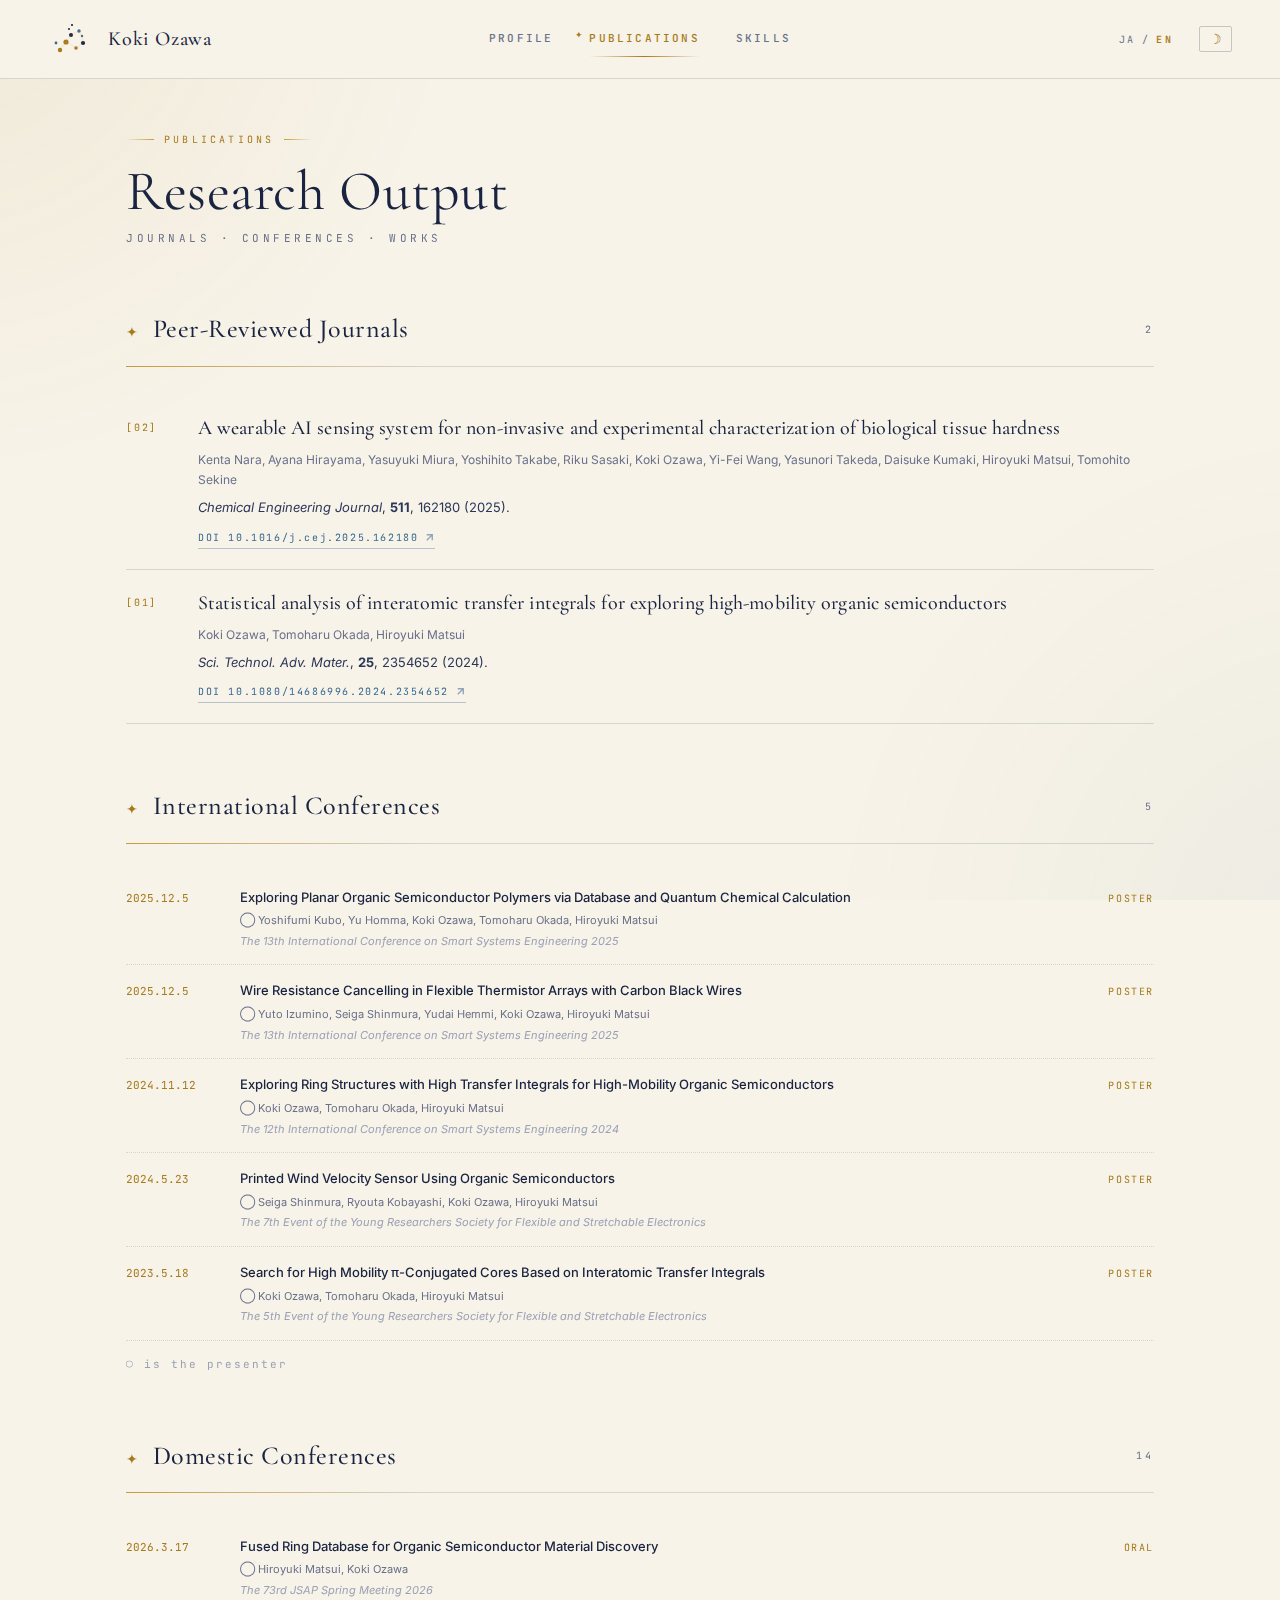
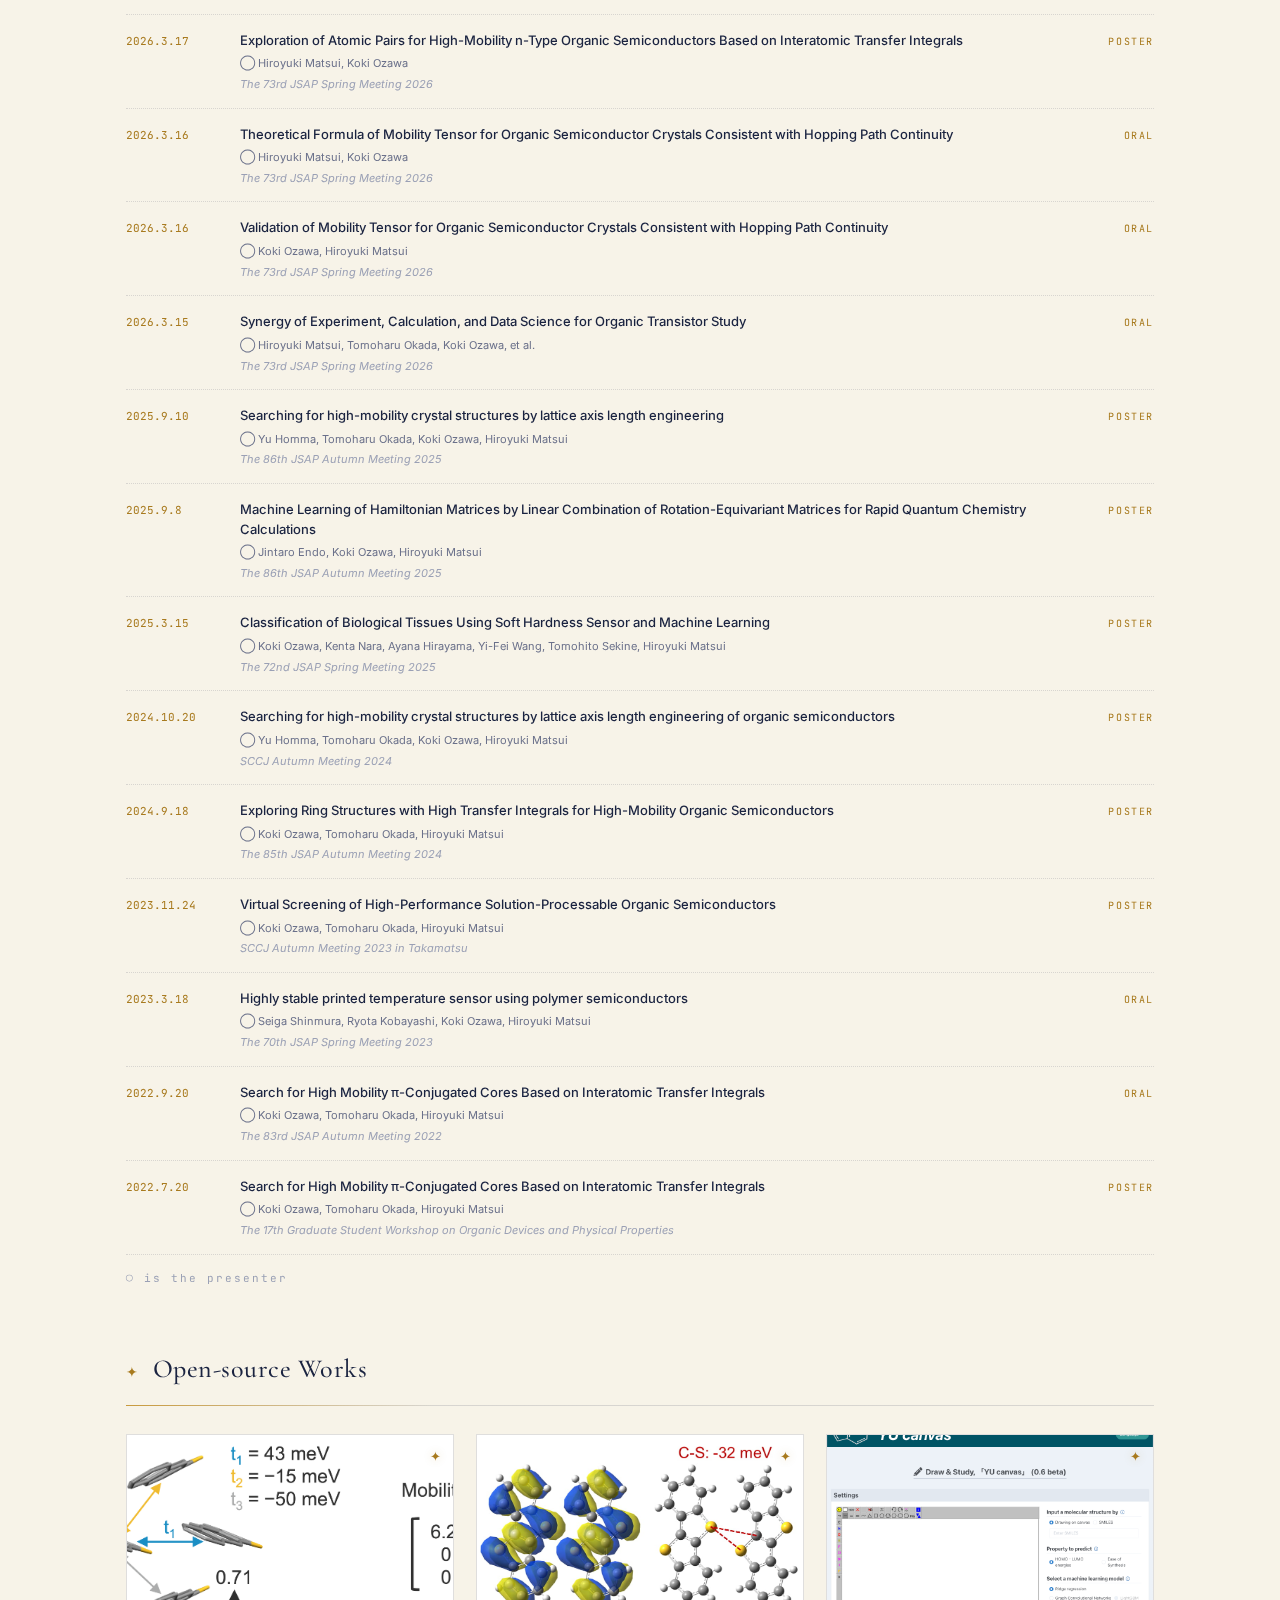
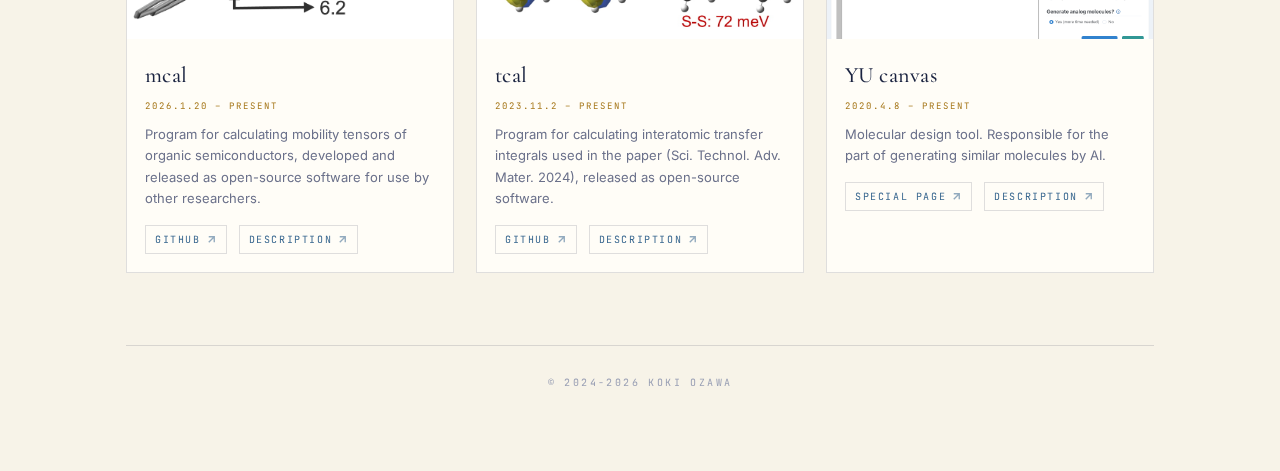
<file: en/publications.html>
<!DOCTYPE html>
<html lang="en">
<head>
<meta charset="UTF-8"/>
<meta name="viewport" content="width=device-width, initial-scale=1.0"/>
<title>Publications — Koki Ozawa</title>
<!-- Google tag (gtag.js) -->
<script async src="https://www.googletagmanager.com/gtag/js?id=G-YJP7Y974F9"></script>
<script>
  window.dataLayer = window.dataLayer || [];
  function gtag(){dataLayer.push(arguments);}
  gtag('js', new Date());
  gtag('config', 'G-YJP7Y974F9');
</script>
<!-- Early theme restore (prevents flash) -->
<script>(function(){var s=localStorage.getItem('hp-theme');if(s)document.documentElement.setAttribute('data-theme',s);})()</script>
<link rel="preconnect" href="https://fonts.googleapis.com"/>
<link rel="preconnect" href="https://fonts.gstatic.com" crossorigin/>
<link href="https://fonts.googleapis.com/css2?family=Noto+Sans+JP:wght@400;500;600;700&family=Noto+Serif+JP:wght@400;500;600;700&family=Inter:wght@400;500;600;700&family=JetBrains+Mono:wght@400;500;600&family=Cormorant+Garamond:ital,wght@0,400;0,500;0,600;1,400;1,500&display=swap" rel="stylesheet"/>
<link rel="stylesheet" href="../style.css"/>
</head>
<body>
<div class="hp-bg" aria-hidden="true"></div>
<header class="hp-top">
  <a class="hp-mark" href="index.html">
    <svg class="hp-pleiades" width="46" height="46" viewBox="0 0 46 46" fill="none" aria-hidden="true">
      <circle cx="18" cy="26" r="2.6" class="hp-star-gold"><title>Alcyone</title></circle>
      <circle cx="12" cy="34" r="2.2" class="hp-star-gold"><title>Atlas</title></circle>
      <circle cx="8" cy="27" r="1.4" class="hp-star-cyan"><title>Pleione</title></circle>
      <circle cx="35" cy="27" r="2.1" class="hp-star-white"><title>Electra</title></circle>
      <circle cx="23" cy="19" r="2.0" class="hp-star-white"><title>Maia</title></circle>
      <circle cx="28" cy="32" r="1.8" class="hp-star-gold"><title>Merope</title></circle>
      <circle cx="31" cy="15" r="1.7" class="hp-star-cyan"><title>Taygeta</title></circle>
      <circle cx="34" cy="20" r="1.2" class="hp-star-cyan"><title>Celaeno</title></circle>
      <circle cx="24" cy="9" r="1.1" class="hp-star-white"><title>Asterope</title></circle>
      <circle cx="21" cy="13" r="1.0" class="hp-star-white"><title>Asterope II</title></circle>
      <path d="M12 34 L18 26 L23 19 L31 15 L34 20 L35 27 L28 32 L18 26" stroke-width=".5" class="hp-star-line"/>
    </svg>
    <div class="hp-mark-text"><b>Koki Ozawa</b></div>
  </a>
  <nav class="hp-tabs" role="navigation">
    <a class="hp-tab" href="index.html">Profile</a>
    <a class="hp-tab" href="publications.html" aria-current="page">Publications</a>
    <a class="hp-tab" href="skills.html">Skills</a>
  </nav>
  <div class="hp-lang"><a href="../publications.html">JA</a>/<a class="on">EN</a></div>
  <button class="hp-theme-btn" aria-label="Toggle theme">☽</button>
  <button class="hp-burger" aria-label="Menu" aria-expanded="false"><span></span><span></span><span></span></button>
</header>
<main class="hp-page">
<div class="hp-eyebrow">Publications</div>
<h1 class="hp-h1">Research Output</h1>
<div class="hp-h1-sub">Journals · Conferences · Works</div>

<div class="hp-section">
  <h2><span class="hp-star">✦</span>Peer-Reviewed Journals <small>2</small></h2>
  <div class="hp-rule"></div>

  <article class="hp-pub">
    <div class="num">[02]</div>
    <div>
      <div class="title">A wearable AI sensing system for non-invasive and experimental characterization of biological tissue hardness</div>
      <div class="authors">Kenta Nara, Ayana Hirayama, Yasuyuki Miura, Yoshihito Takabe, Riku Sasaki, Koki Ozawa, Yi-Fei Wang, Yasunori Takeda, Daisuke Kumaki, Hiroyuki Matsui, Tomohito Sekine</div>
      <div class="meta"><i>Chemical Engineering Journal</i>, <b>511</b>, 162180 (2025).</div>
      <a class="doi" href="https://doi.org/10.1016/j.cej.2025.162180" target="_blank" rel="noopener">DOI 10.1016/j.cej.2025.162180 <svg class="ext-icon" width="11" height="11" viewBox="0 0 12 12" fill="none" stroke="currentColor" stroke-width="1.5"><path d="M3 3h6v6M3 9l6-6"/></svg></a>
    </div>
  </article>

  <article class="hp-pub">
    <div class="num">[01]</div>
    <div>
      <div class="title">Statistical analysis of interatomic transfer integrals for exploring high-mobility organic semiconductors</div>
      <div class="authors">Koki Ozawa, Tomoharu Okada, Hiroyuki Matsui</div>
      <div class="meta"><i>Sci. Technol. Adv. Mater.</i>, <b>25</b>, 2354652 (2024).</div>
      <a class="doi" href="https://doi.org/10.1080/14686996.2024.2354652" target="_blank" rel="noopener">DOI 10.1080/14686996.2024.2354652 <svg class="ext-icon" width="11" height="11" viewBox="0 0 12 12" fill="none" stroke="currentColor" stroke-width="1.5"><path d="M3 3h6v6M3 9l6-6"/></svg></a>
    </div>
  </article>
</div>

<div class="hp-section">
  <h2><span class="hp-star">✦</span>International Conferences <small>5</small></h2>
  <div class="hp-rule"></div>

  <div class="hp-conf"><div class="date">2025.12.5</div><div><div class="ttl">Exploring Planar Organic Semiconductor Polymers via Database and Quantum Chemical Calculation</div><div class="auth">◯ Yoshifumi Kubo, Yu Homma, Koki Ozawa, Tomoharu Okada, Hiroyuki Matsui</div><div class="venue">The 13th International Conference on Smart Systems Engineering 2025</div></div><div class="type">Poster</div></div>

  <div class="hp-conf"><div class="date">2025.12.5</div><div><div class="ttl">Wire Resistance Cancelling in Flexible Thermistor Arrays with Carbon Black Wires</div><div class="auth">◯ Yuto Izumino, Seiga Shinmura, Yudai Hemmi, Koki Ozawa, Hiroyuki Matsui</div><div class="venue">The 13th International Conference on Smart Systems Engineering 2025</div></div><div class="type">Poster</div></div>

  <div class="hp-conf"><div class="date">2024.11.12</div><div><div class="ttl">Exploring Ring Structures with High Transfer Integrals for High-Mobility Organic Semiconductors</div><div class="auth">◯ Koki Ozawa, Tomoharu Okada, Hiroyuki Matsui</div><div class="venue">The 12th International Conference on Smart Systems Engineering 2024</div></div><div class="type">Poster</div></div>

  <div class="hp-conf"><div class="date">2024.5.23</div><div><div class="ttl">Printed Wind Velocity Sensor Using Organic Semiconductors</div><div class="auth">◯ Seiga Shinmura, Ryouta Kobayashi, Koki Ozawa, Hiroyuki Matsui</div><div class="venue">The 7th Event of the Young Researchers Society for Flexible and Stretchable Electronics</div></div><div class="type">Poster</div></div>

  <div class="hp-conf"><div class="date">2023.5.18</div><div><div class="ttl"><a href="https://fsejp.weebly.com/5th-event-may-18-19-2023.html" target="_blank" rel="noopener">Search for High Mobility π-Conjugated Cores Based on Interatomic Transfer Integrals</a></div><div class="auth">◯ Koki Ozawa, Tomoharu Okada, Hiroyuki Matsui</div><div class="venue">The 5th Event of the Young Researchers Society for Flexible and Stretchable Electronics</div></div><div class="type">Poster</div></div>

  <p class="hp-note">◯ is the presenter</p>
</div>

<div class="hp-section">
  <h2><span class="hp-star">✦</span>Domestic Conferences <small>14</small></h2>
  <div class="hp-rule"></div>

  <div class="hp-conf"><div class="date">2026.3.17</div><div><div class="ttl"><a href="https://pub.confit.atlas.jp/en/event/jsap2026s/presentation/17p-M_B104-2" target="_blank" rel="noopener">Fused Ring Database for Organic Semiconductor Material Discovery</a></div><div class="auth">◯ Hiroyuki Matsui, Koki Ozawa</div><div class="venue">The 73rd JSAP Spring Meeting 2026</div></div><div class="type">Oral</div></div>

  <div class="hp-conf"><div class="date">2026.3.17</div><div><div class="ttl"><a href="https://pub.confit.atlas.jp/en/event/jsap2026s/presentation/17p-PB1-2" target="_blank" rel="noopener">Exploration of Atomic Pairs for High-Mobility n-Type Organic Semiconductors Based on Interatomic Transfer Integrals</a></div><div class="auth">◯ Hiroyuki Matsui, Koki Ozawa</div><div class="venue">The 73rd JSAP Spring Meeting 2026</div></div><div class="type">Poster</div></div>

  <div class="hp-conf"><div class="date">2026.3.16</div><div><div class="ttl"><a href="https://pub.confit.atlas.jp/en/event/jsap2026s/presentation/16p-M_B104-12" target="_blank" rel="noopener">Theoretical Formula of Mobility Tensor for Organic Semiconductor Crystals Consistent with Hopping Path Continuity</a></div><div class="auth">◯ Hiroyuki Matsui, Koki Ozawa</div><div class="venue">The 73rd JSAP Spring Meeting 2026</div></div><div class="type">Oral</div></div>

  <div class="hp-conf"><div class="date">2026.3.16</div><div><div class="ttl"><a href="https://pub.confit.atlas.jp/en/event/jsap2026s/presentation/16p-M_B104-13" target="_blank" rel="noopener">Validation of Mobility Tensor for Organic Semiconductor Crystals Consistent with Hopping Path Continuity</a></div><div class="auth">◯ Koki Ozawa, Hiroyuki Matsui</div><div class="venue">The 73rd JSAP Spring Meeting 2026</div></div><div class="type">Oral</div></div>

  <div class="hp-conf"><div class="date">2026.3.15</div><div><div class="ttl"><a href="https://pub.confit.atlas.jp/en/event/jsap2026s/presentation/15p-WL1_201-3" target="_blank" rel="noopener">Synergy of Experiment, Calculation, and Data Science for Organic Transistor Study</a></div><div class="auth">◯ Hiroyuki Matsui, Tomoharu Okada, Koki Ozawa, et al.</div><div class="venue">The 73rd JSAP Spring Meeting 2026</div></div><div class="type">Oral</div></div>

  <div class="hp-conf"><div class="date">2025.9.10</div><div><div class="ttl"><a href="https://pub.confit.atlas.jp/en/event/jsap2025a/presentation/10a-P03-16" target="_blank" rel="noopener">Searching for high-mobility crystal structures by lattice axis length engineering</a></div><div class="auth">◯ Yu Homma, Tomoharu Okada, Koki Ozawa, Hiroyuki Matsui</div><div class="venue">The 86th JSAP Autumn Meeting 2025</div></div><div class="type">Poster</div></div>

  <div class="hp-conf"><div class="date">2025.9.8</div><div><div class="ttl"><a href="https://pub.confit.atlas.jp/en/event/jsap2025a/presentation/8p-P11-3" target="_blank" rel="noopener">Machine Learning of Hamiltonian Matrices by Linear Combination of Rotation-Equivariant Matrices for Rapid Quantum Chemistry Calculations</a></div><div class="auth">◯ Jintaro Endo, Koki Ozawa, Hiroyuki Matsui</div><div class="venue">The 86th JSAP Autumn Meeting 2025</div></div><div class="type">Poster</div></div>

  <div class="hp-conf"><div class="date">2025.3.15</div><div><div class="ttl"><a href="https://pub.confit.atlas.jp/en/event/jsap2025s/presentation/15a-P02-13" target="_blank" rel="noopener">Classification of Biological Tissues Using Soft Hardness Sensor and Machine Learning</a></div><div class="auth">◯ Koki Ozawa, Kenta Nara, Ayana Hirayama, Yi-Fei Wang, Tomohito Sekine, Hiroyuki Matsui</div><div class="venue">The 72nd JSAP Spring Meeting 2025</div></div><div class="type">Poster</div></div>

  <div class="hp-conf"><div class="date">2024.10.20</div><div><div class="ttl">Searching for high-mobility crystal structures by lattice axis length engineering of organic semiconductors</div><div class="auth">◯ Yu Homma, Tomoharu Okada, Koki Ozawa, Hiroyuki Matsui</div><div class="venue">SCCJ Autumn Meeting 2024</div></div><div class="type">Poster</div></div>

  <div class="hp-conf"><div class="date">2024.9.18</div><div><div class="ttl"><a href="https://pub.confit.atlas.jp/en/event/jsap2024a/presentation/18p-P08-14" target="_blank" rel="noopener">Exploring Ring Structures with High Transfer Integrals for High-Mobility Organic Semiconductors</a></div><div class="auth">◯ Koki Ozawa, Tomoharu Okada, Hiroyuki Matsui</div><div class="venue">The 85th JSAP Autumn Meeting 2024</div></div><div class="type">Poster</div></div>

  <div class="hp-conf"><div class="date">2023.11.24</div><div><div class="ttl"><a href="https://sites.google.com/view/sccj2023au/%E3%83%97%E3%83%AD%E3%82%B0%E3%83%A9%E3%83%A0" target="_blank" rel="noopener">Virtual Screening of High-Performance Solution-Processable Organic Semiconductors</a></div><div class="auth">◯ Koki Ozawa, Tomoharu Okada, Hiroyuki Matsui</div><div class="venue">SCCJ Autumn Meeting 2023 in Takamatsu</div></div><div class="type">Poster</div></div>

  <div class="hp-conf"><div class="date">2023.3.18</div><div><div class="ttl"><a href="https://confit.atlas.jp/guide/event/jsap2023s/subject/18p-B409-3/advanced" target="_blank" rel="noopener">Highly stable printed temperature sensor using polymer semiconductors</a></div><div class="auth">◯ Seiga Shinmura, Ryota Kobayashi, Koki Ozawa, Hiroyuki Matsui</div><div class="venue">The 70th JSAP Spring Meeting 2023</div></div><div class="type">Oral</div></div>

  <div class="hp-conf"><div class="date">2022.9.20</div><div><div class="ttl"><a href="https://confit.atlas.jp/guide/event/jsap2022a/subject/20a-B104-4/tables" target="_blank" rel="noopener">Search for High Mobility π-Conjugated Cores Based on Interatomic Transfer Integrals</a></div><div class="auth">◯ Koki Ozawa, Tomoharu Okada, Hiroyuki Matsui</div><div class="venue">The 83rd JSAP Autumn Meeting 2022</div></div><div class="type">Oral</div></div>

  <div class="hp-conf"><div class="date">2022.7.20</div><div><div class="ttl">Search for High Mobility π-Conjugated Cores Based on Interatomic Transfer Integrals</div><div class="auth">◯ Koki Ozawa, Tomoharu Okada, Hiroyuki Matsui</div><div class="venue">The 17th Graduate Student Workshop on Organic Devices and Physical Properties</div></div><div class="type">Poster</div></div>

  <p class="hp-note">◯ is the presenter</p>
</div>

<div class="hp-section">
  <h2><span class="hp-star">✦</span>Open-source Works</h2>
  <div class="hp-rule"></div>
  <div class="hp-works">
    <div class="hp-work">
      <img src="../img/mcal.png" alt="mcal"/>
      <div class="hp-work-body">
        <h4>mcal</h4>
        <div class="since">2026.1.20 – Present</div>
        <p>Program for calculating mobility tensors of organic semiconductors, developed and released as open-source software for use by other researchers.</p>
        <a href="https://github.com/matsui-lab-yamagata/mcal" target="_blank" rel="noopener">GitHub <svg class="ext-icon" width="11" height="11" viewBox="0 0 12 12" fill="none" stroke="currentColor" stroke-width="1.5"><path d="M3 3h6v6M3 9l6-6"/></svg></a>
        <a href="https://matsui-lab.yz.yamagata-u.ac.jp/softwares-e.html#:~:text=Program%20for%20the%20calculation%20of%20mobility%20tensor%3A%20mcal" target="_blank" rel="noopener">Description <svg class="ext-icon" width="11" height="11" viewBox="0 0 12 12" fill="none" stroke="currentColor" stroke-width="1.5"><path d="M3 3h6v6M3 9l6-6"/></svg></a>
      </div>
    </div>
    <div class="hp-work">
      <img src="../img/tcal.jpg" alt="tcal"/>
      <div class="hp-work-body">
        <h4>tcal</h4>
        <div class="since">2023.11.2 – Present</div>
        <p>Program for calculating interatomic transfer integrals used in the paper (Sci. Technol. Adv. Mater. 2024), released as open-source software.</p>
        <a href="https://github.com/matsui-lab-yamagata/tcal" target="_blank" rel="noopener">GitHub <svg class="ext-icon" width="11" height="11" viewBox="0 0 12 12" fill="none" stroke="currentColor" stroke-width="1.5"><path d="M3 3h6v6M3 9l6-6"/></svg></a>
        <a href="https://matsui-lab.yz.yamagata-u.ac.jp/softwares-e.html#:~:text=Program%20for%20the%20calculation%20of%20transfer%20integral%3A%20tcal" target="_blank" rel="noopener">Description <svg class="ext-icon" width="11" height="11" viewBox="0 0 12 12" fill="none" stroke="currentColor" stroke-width="1.5"><path d="M3 3h6v6M3 9l6-6"/></svg></a>
      </div>
    </div>
    <div class="hp-work">
      <img src="../img/yu-canvas_en.png" alt="YU canvas"/>
      <div class="hp-work-body">
        <h4>YU canvas</h4>
        <div class="since">2020.4.8 – Present</div>
        <p>Molecular design tool. Responsible for the part of generating similar molecules by AI.</p>
        <a href="https://yu-canvas.herokuapp.com/" target="_blank" rel="noopener">Special Page <svg class="ext-icon" width="11" height="11" viewBox="0 0 12 12" fill="none" stroke="currentColor" stroke-width="1.5"><path d="M3 3h6v6M3 9l6-6"/></svg></a>
        <a href="https://matsui-lab.yz.yamagata-u.ac.jp/softwares-e.html#:~:text=Molecule%20Design%20Tool%3A%20YU%20canvas" target="_blank" rel="noopener">Description <svg class="ext-icon" width="11" height="11" viewBox="0 0 12 12" fill="none" stroke="currentColor" stroke-width="1.5"><path d="M3 3h6v6M3 9l6-6"/></svg></a>
      </div>
    </div>
  </div>
</div>
<div class="hp-foot"><span>© 2024-2026 Koki Ozawa</span></div>
</main>
<script>
(function(){
  var btn=document.querySelector('.hp-theme-btn');
  function getEff(){var s=document.documentElement.getAttribute('data-theme');return s||(matchMedia('(prefers-color-scheme:dark)').matches?'dark':'light')}
  function setTheme(t){document.documentElement.setAttribute('data-theme',t);localStorage.setItem('hp-theme',t);btn.textContent=t==='dark'?'☀':'☽'}
  setTheme(getEff());
  btn.addEventListener('click',function(){setTheme(getEff()==='dark'?'light':'dark')});
  var h=document.querySelector('.hp-top'),b=document.querySelector('.hp-burger');
  b.addEventListener('click',function(){var o=h.classList.toggle('is-open');b.setAttribute('aria-expanded',o)});
  document.querySelectorAll('.hp-tab').forEach(function(a){a.addEventListener('click',function(){h.classList.remove('is-open');b.setAttribute('aria-expanded','false')})});
})();
</script>
</body>
</html>
</file>
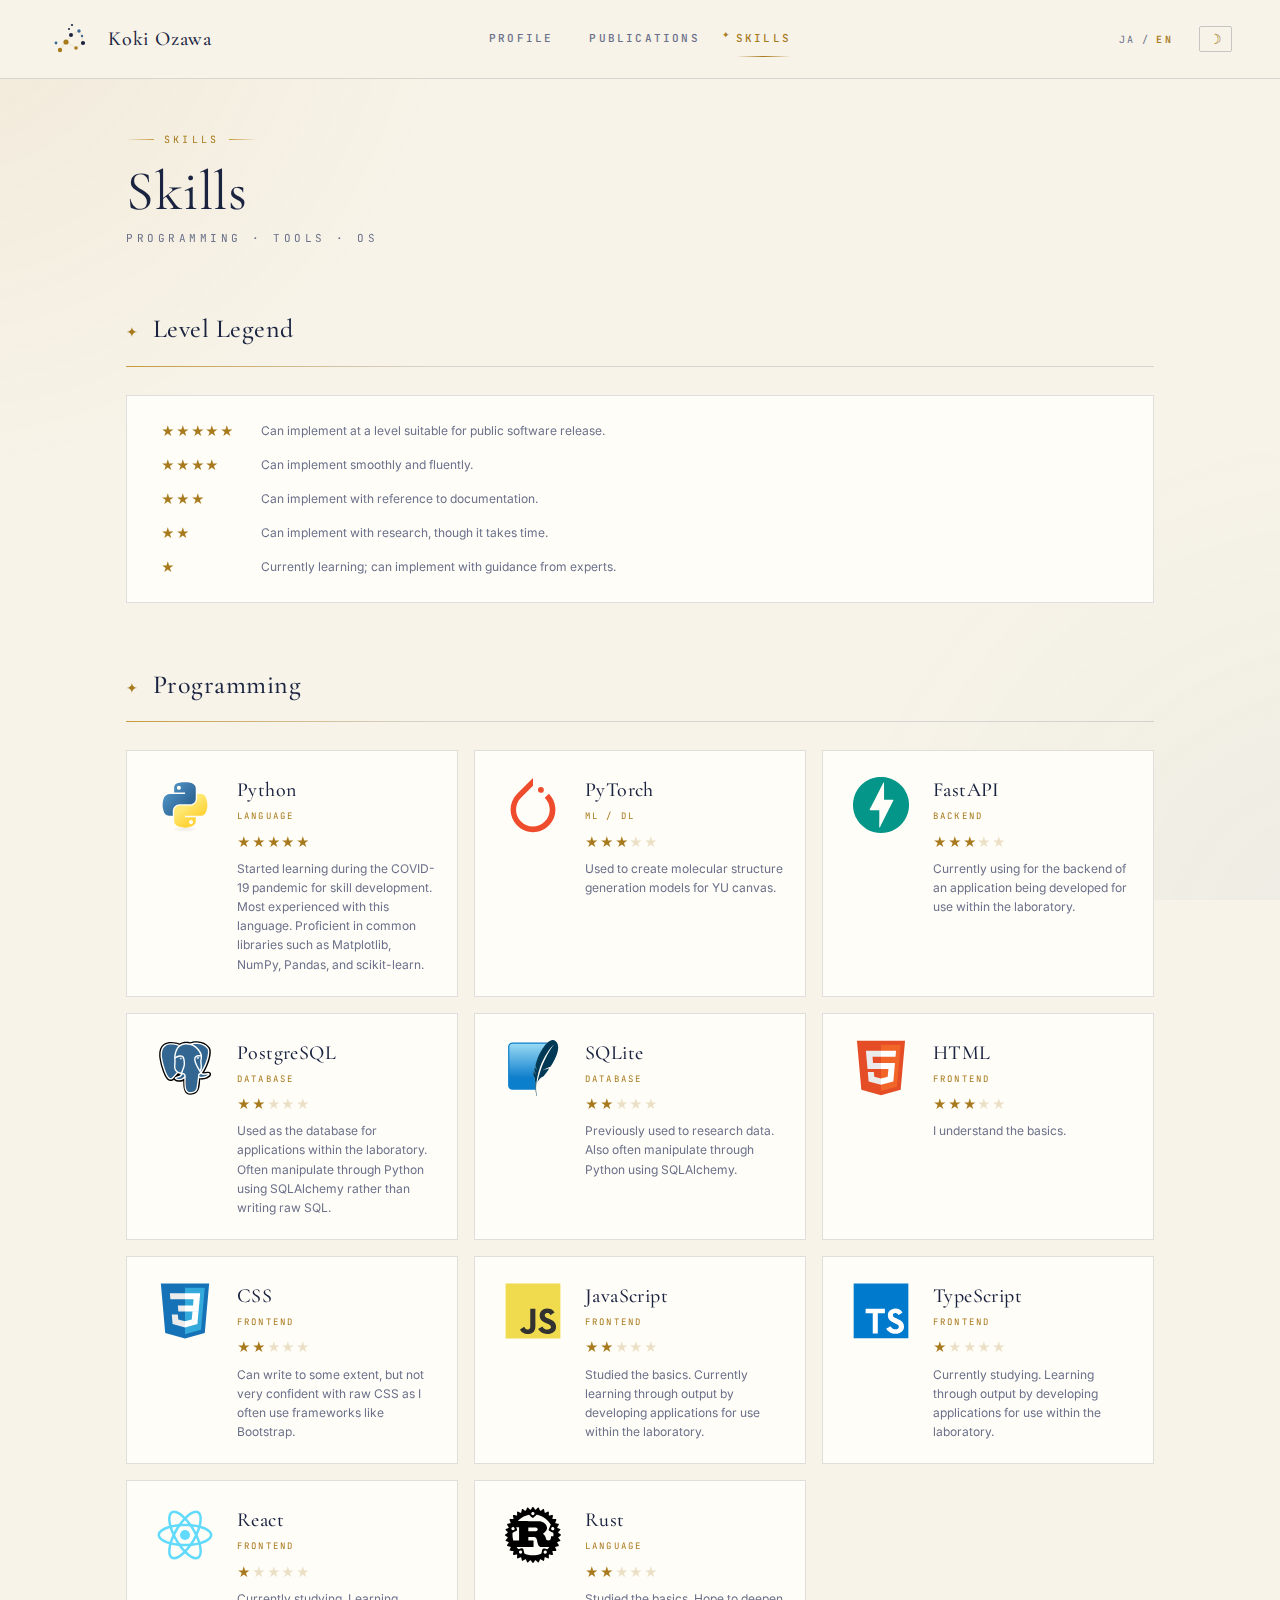
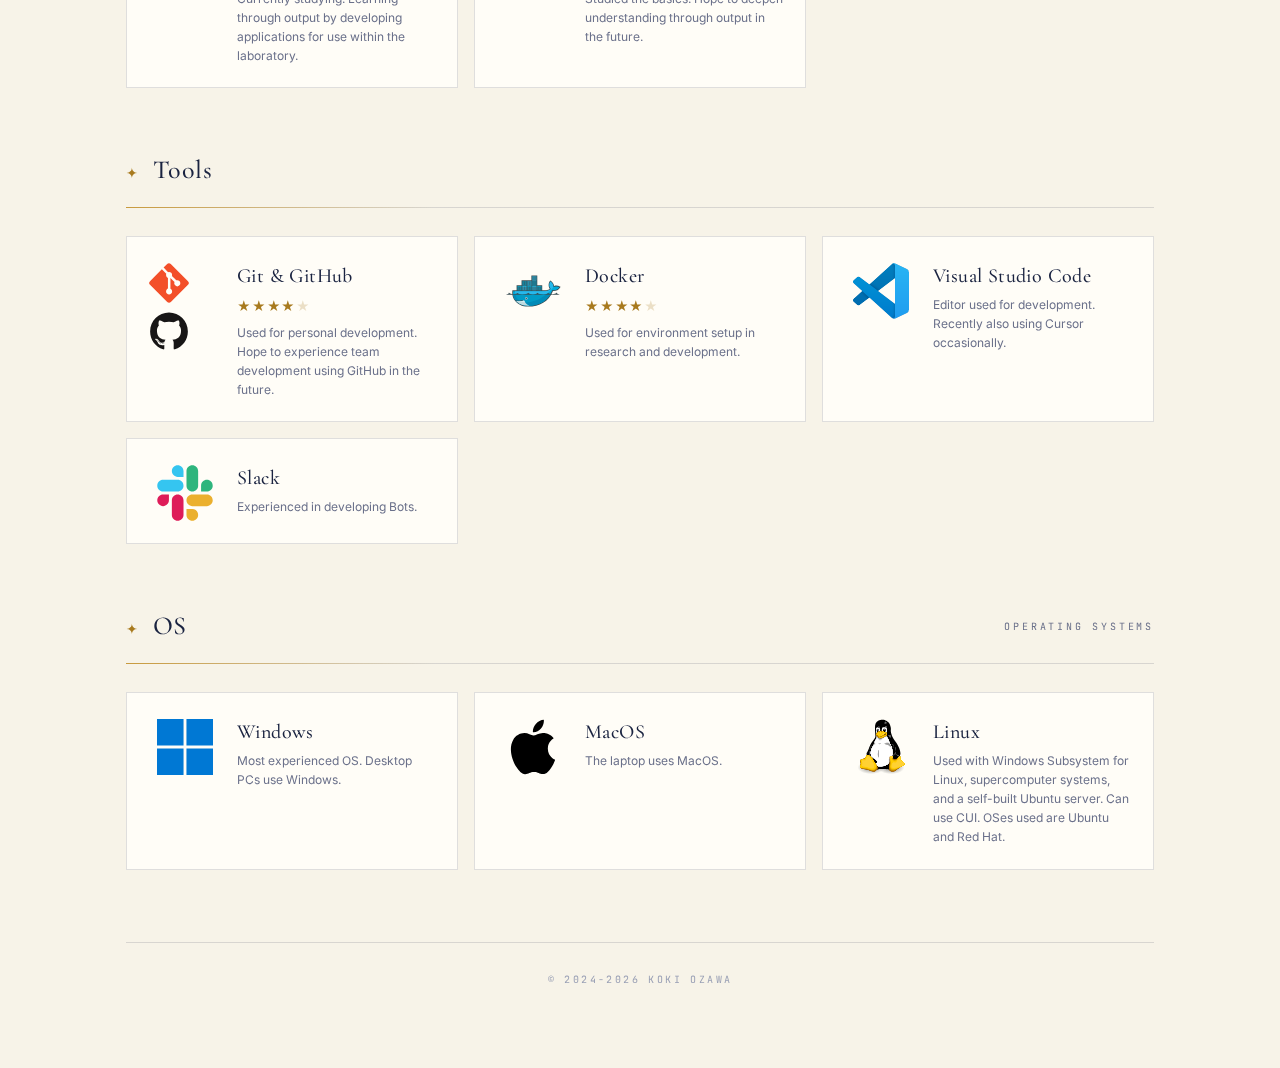
<file: en/skills.html>
<!DOCTYPE html>
<html lang="en">
<head>
<meta charset="UTF-8"/>
<meta name="viewport" content="width=device-width, initial-scale=1.0"/>
<title>Skills — Koki Ozawa</title>
<!-- Google tag (gtag.js) -->
<script async src="https://www.googletagmanager.com/gtag/js?id=G-YJP7Y974F9"></script>
<script>
  window.dataLayer = window.dataLayer || [];
  function gtag(){dataLayer.push(arguments);}
  gtag('js', new Date());
  gtag('config', 'G-YJP7Y974F9');
</script>
<!-- Early theme restore (prevents flash) -->
<script>(function(){var s=localStorage.getItem('hp-theme');if(s)document.documentElement.setAttribute('data-theme',s);})()</script>
<link rel="preconnect" href="https://fonts.googleapis.com"/>
<link rel="preconnect" href="https://fonts.gstatic.com" crossorigin/>
<link href="https://fonts.googleapis.com/css2?family=Noto+Sans+JP:wght@400;500;600;700&family=Noto+Serif+JP:wght@400;500;600;700&family=Inter:wght@400;500;600;700&family=JetBrains+Mono:wght@400;500;600&family=Cormorant+Garamond:ital,wght@0,400;0,500;0,600;1,400;1,500&display=swap" rel="stylesheet"/>
<link rel="icon" type="image/png" sizes="512x512" href="../img/favicon.png"/>
<link rel="stylesheet" href="../style.css"/>
</head>
<body>
<div class="hp-bg" aria-hidden="true"></div>
<header class="hp-top">
  <a class="hp-mark" href="index.html">
    <svg class="hp-pleiades" width="46" height="46" viewBox="0 0 46 46" fill="none" aria-hidden="true">
      <path d="M12 34 L18 26 L23 19 L31 15 L34 20 L35 27 L28 32 L18 26" stroke-width=".5" class="hp-star-line"/>
      <circle cx="18" cy="26" r="2.6" class="hp-star-gold"><title>Alcyone</title></circle>
      <circle cx="12" cy="34" r="2.2" class="hp-star-gold"><title>Atlas</title></circle>
      <circle cx="8" cy="27" r="1.4" class="hp-star-cyan"><title>Pleione</title></circle>
      <circle cx="35" cy="27" r="2.1" class="hp-star-white"><title>Electra</title></circle>
      <circle cx="23" cy="19" r="2.0" class="hp-star-white"><title>Maia</title></circle>
      <circle cx="28" cy="32" r="1.8" class="hp-star-gold"><title>Merope</title></circle>
      <circle cx="31" cy="15" r="1.7" class="hp-star-cyan"><title>Taygeta</title></circle>
      <circle cx="34" cy="20" r="1.2" class="hp-star-cyan"><title>Celaeno</title></circle>
      <circle cx="24" cy="9" r="1.1" class="hp-star-white"><title>Asterope</title></circle>
      <circle cx="21" cy="13" r="1.0" class="hp-star-white"><title>Asterope II</title></circle>
    </svg>
    <div class="hp-mark-text"><b>Koki Ozawa</b></div>
  </a>
  <nav class="hp-tabs" role="navigation">
    <a class="hp-tab" href="index.html">Profile</a>
    <a class="hp-tab" href="publications.html">Publications</a>
    <a class="hp-tab" href="skills.html" aria-current="page">Skills</a>
  </nav>
  <div class="hp-lang"><a href="../skills.html">JA</a>/<a class="on">EN</a></div>
  <button class="hp-theme-btn" aria-label="Toggle theme">☽</button>
  <button class="hp-burger" aria-label="Menu" aria-expanded="false"><span></span><span></span><span></span></button>
</header>
<main class="hp-page">
<div class="hp-eyebrow">Skills</div>
<h1 class="hp-h1">Skills</h1>
<div class="hp-h1-sub">Programming · Tools · OS</div>

<div class="hp-section">
  <h2><span class="hp-star">✦</span>Level Legend</h2>
  <div class="hp-rule"></div>
  <div class="hp-legend"><table><tbody>
    <tr><td>★★★★★</td><td>Can implement at a level suitable for public software release.</td></tr>
    <tr><td>★★★★</td><td>Can implement smoothly and fluently.</td></tr>
    <tr><td>★★★</td><td>Can implement with reference to documentation.</td></tr>
    <tr><td>★★</td><td>Can implement with research, though it takes time.</td></tr>
    <tr><td>★</td><td>Currently learning; can implement with guidance from experts.</td></tr>
  </tbody></table></div>
</div>

<div class="hp-section">
  <h2><span class="hp-star">✦</span>Programming</h2>
  <div class="hp-rule"></div>
  <div class="hp-skill-grid">
<div class="hp-skill">
  <div class="ico"><svg viewBox="0 0 128 128" width="56" height="56" class="mt-3">
            <linearGradient id="python-original-a" gradientUnits="userSpaceOnUse" x1="70.252" y1="1237.476" x2="170.659" y2="1151.089" gradientTransform="matrix(.563 0 0 -.568 -29.215 707.817)"><stop offset="0" stop-color="#5A9FD4"></stop><stop offset="1" stop-color="#306998"></stop></linearGradient><linearGradient id="python-original-b" gradientUnits="userSpaceOnUse" x1="209.474" y1="1098.811" x2="173.62" y2="1149.537" gradientTransform="matrix(.563 0 0 -.568 -29.215 707.817)"><stop offset="0" stop-color="#FFD43B"></stop><stop offset="1" stop-color="#FFE873"></stop></linearGradient><path fill="url(#python-original-a)" d="M63.391 1.988c-4.222.02-8.252.379-11.8 1.007-10.45 1.846-12.346 5.71-12.346 12.837v9.411h24.693v3.137H29.977c-7.176 0-13.46 4.313-15.426 12.521-2.268 9.405-2.368 15.275 0 25.096 1.755 7.311 5.947 12.519 13.124 12.519h8.491V67.234c0-8.151 7.051-15.34 15.426-15.34h24.665c6.866 0 12.346-5.654 12.346-12.548V15.833c0-6.693-5.646-11.72-12.346-12.837-4.244-.706-8.645-1.027-12.866-1.008zM50.037 9.557c2.55 0 4.634 2.117 4.634 4.721 0 2.593-2.083 4.69-4.634 4.69-2.56 0-4.633-2.097-4.633-4.69-.001-2.604 2.073-4.721 4.633-4.721z" transform="translate(0 10.26)"></path><path fill="url(#python-original-b)" d="M91.682 28.38v10.966c0 8.5-7.208 15.655-15.426 15.655H51.591c-6.756 0-12.346 5.783-12.346 12.549v23.515c0 6.691 5.818 10.628 12.346 12.547 7.816 2.297 15.312 2.713 24.665 0 6.216-1.801 12.346-5.423 12.346-12.547v-9.412H63.938v-3.138h37.012c7.176 0 9.852-5.005 12.348-12.519 2.578-7.735 2.467-15.174 0-25.096-1.774-7.145-5.161-12.521-12.348-12.521h-9.268zM77.809 87.927c2.561 0 4.634 2.097 4.634 4.692 0 2.602-2.074 4.719-4.634 4.719-2.55 0-4.633-2.117-4.633-4.719 0-2.595 2.083-4.692 4.633-4.692z" transform="translate(0 10.26)"></path><radialGradient id="python-original-c" cx="1825.678" cy="444.45" r="26.743" gradientTransform="matrix(0 -.24 -1.055 0 532.979 557.576)" gradientUnits="userSpaceOnUse"><stop offset="0" stop-color="#B8B8B8" stop-opacity=".498"></stop><stop offset="1" stop-color="#7F7F7F" stop-opacity="0"></stop></radialGradient><path opacity=".444" fill="url(#python-original-c)" d="M97.309 119.597c0 3.543-14.816 6.416-33.091 6.416-18.276 0-33.092-2.873-33.092-6.416 0-3.544 14.815-6.417 33.092-6.417 18.275 0 33.091 2.872 33.091 6.417z"></path>
          </svg></div>
  <div>
    <h4>Python</h4>
    <div class="cat">Language</div>
    <div class="stars">★★★★★<span style="opacity:.22"></span></div>
    <p>Started learning during the COVID-19 pandemic for skill development. Most experienced with this language.
              Proficient in common libraries such as Matplotlib, NumPy, Pandas, and scikit-learn.</p>
  </div>
</div>
<div class="hp-skill">
  <div class="ico"><svg viewBox="0 0 128 128" width="56" height="56" class="mt-3">
            <path fill="#EE4C2C" d="M100.1 38.3l-9.2 9.2c15.1 15.1 15.1 39.4 0 54.3-15.1 15.1-39.4 15.1-54.3 0-15.1-15.1-15.1-39.4 0-54.3l24-24 3.4-3.4V2L27.8 38.2C7.7 58.3 7.7 90.8 27.8 111s52.6 20.1 72.4 0c20.1-20.2 20.1-52.5-.1-72.7z"></path><circle fill="#EE4C2C" transform="rotate(-88.939 82.069 29.398) scale(.99997)" cx="82.1" cy="29.4" r="6.7"></circle>
          </svg></div>
  <div>
    <h4>PyTorch</h4>
    <div class="cat">ML / DL</div>
    <div class="stars">★★★<span style="opacity:.22">★★</span></div>
    <p>Used to create molecular structure generation models for YU canvas.</p>
  </div>
</div>
<div class="hp-skill">
  <div class="ico"><svg viewBox="0 0 128 128" width="56" height="56" class="mt-3">
            <path d="M56.813 127.586c-1.903-.227-3.899-.52-4.434-.652a48.078 48.078 0 00-2.375-.5 36.042 36.042 0 01-2.703-.633c-4.145-1.188-4.442-1.285-7.567-2.563-2.875-1.172-8.172-3.91-9.984-5.156-.496-.344-.96-.621-1.031-.621-.07 0-1.23-.816-2.578-1.813-8.57-6.343-15.004-14.043-19.653-23.527-.8-1.629-1.453-3.074-1.453-3.21 0-.134-.144-.505-.32-.817-.363-.649-.88-2.047-1.297-3.492a20.047 20.047 0 00-.625-1.813c-.195-.46-.352-1.02-.352-1.246 0-.227-.195-.965-.433-1.645-.238-.675-.43-1.472-.43-1.77 0-.296-.187-1.32-.418-2.276C.598 73.492 0 67.379 0 63.953c0-3.422.598-9.535 1.16-11.894.23-.957.418-2 .418-2.32 0-.321.145-.95.32-1.4.18-.448.41-1.253.516-1.788.11-.535.36-1.457.563-2.055l.59-1.726c.433-1.293.835-2.387 1.027-2.813.11-.238.539-1.21.957-2.16.676-1.535 2.125-4.43 2.972-5.945.309-.555.426-.739 2.098-3.352 2.649-4.148 7.176-9.309 11.39-12.988 1.485-1.297 6.446-5.063 6.669-5.063.062 0 .53-.281 1.043-.625 1.347-.902 2.668-1.668 4.39-2.531a53.06 53.06 0 001.836-.953c.285-.164.82-.41 3.567-1.64.605-.27 1.257-.516 3.136-1.173.414-.144 1.246-.449 1.84-.672.598-.222 1.301-.406 1.563-.406.258 0 .937-.18 1.508-.402.57-.223 1.605-.477 2.304-.563.696-.082 1.621-.277 2.055-.43.43-.148 1.61-.34 2.621-.425a72.572 72.572 0 003.941-.465c2.688-.394 8.532-.394 11.192 0a75.02 75.02 0 003.781.445c.953.079 2.168.278 2.703.442.535.16 1.461.36 2.055.433.594.079 1.594.325 2.222.551.63.23 1.344.414 1.59.414s.754.137 1.125.309c.375.168 1.168.449 1.766.625.594.18 1.613.535 2.27.797.652.261 1.527.605 1.945.761.77.29 6.46 3.137 7.234 3.622 6.281 3.917 9.512 6.476 13.856 10.964 5.238 5.414 8.715 10.57 12.254 18.16.25.536.632 1.329.851 1.758.215.434.395.942.395 1.13 0 .19.18.76.402 1.269.602 1.383 1.117 2.957 1.36 4.16.12.59.343 1.32.495 1.621.153.3.332 1.063.403 1.688.07.624.277 1.648.453 2.269 1.02 3.531 1.527 13.934.91 18.535-.183 1.367-.39 3.02-.46 3.672-.118 1.117-.708 4.004-1.212 5.945l-.52 2.055c-.98 3.957-3.402 9.594-6.359 14.809-1.172 2.07-5.101 7.668-5.843 8.324-.067.058-.399.45-.735.863-.336.418-1.414 1.586-2.39 2.594-4.301 4.441-7.77 7.187-13.86 10.969-.722.449-6.847 3.441-7.992 3.906-.594.238-1.586.64-2.203.89-.613.247-1.297.454-1.512.458-.215.003-.781.195-1.258.425-.476.23-1.082.422-1.351.426-.266.004-1.043.192-1.727.418-.683.23-1.633.477-2.11.55-.476.075-1.495.278-2.269.45-.773.172-3.11.508-5.187.746a59.06 59.06 0 01-13.945-.031zm4.703-12.5c.3-.234.609-.7.691-1.027.18-.723 29.234-58.97 29.781-59.7.461-.617.504-1.605.082-1.953-.222-.187-3.004-.246-10.43-.234-5.57.012-10.253.016-10.406.012-.226-.008-.273-3.73-.25-19.672.016-10.817-.035-19.766-.113-19.89-.078-.126-.383-.227-.68-.227-.418 0-.613.18-.87.808-.485 1.168-1.825 3.82-8.348 16.485a3554.569 3554.569 0 00-4.055 7.89c-1.156 2.262-2.98 5.813-4.047 7.89a8751.248 8751.248 0 00-8.598 16.759c-4.933 9.636-5.53 10.785-5.742 11.039-.41.496-.633 1.64-.402 2.07.21.394.629.41 11.043.394 5.953-.007 10.863.024 10.914.07.137.141.086 37.31-.055 38.196-.093.582-.031.89.235 1.156.46.461.586.457 1.25-.066zm0 0" fill="#049688"></path>
          </svg></div>
  <div>
    <h4>FastAPI</h4>
    <div class="cat">Backend</div>
    <div class="stars">★★★<span style="opacity:.22">★★</span></div>
    <p>Currently using for the backend of an application being developed for use within the laboratory.</p>
  </div>
</div>
<div class="hp-skill">
  <div class="ico"><svg viewBox="0 0 128 128" width="56" height="56" class="mt-3">
            <path d="M93.809 92.112c.785-6.533.55-7.492 5.416-6.433l1.235.108c3.742.17 8.637-.602 11.513-1.938 6.191-2.873 9.861-7.668 3.758-6.409-13.924 2.873-14.881-1.842-14.881-1.842 14.703-21.815 20.849-49.508 15.543-56.287-14.47-18.489-39.517-9.746-39.936-9.52l-.134.025c-2.751-.571-5.83-.912-9.289-.968-6.301-.104-11.082 1.652-14.709 4.402 0 0-44.683-18.409-42.604 23.151.442 8.841 12.672 66.898 27.26 49.362 5.332-6.412 10.484-11.834 10.484-11.834 2.558 1.699 5.622 2.567 8.834 2.255l.249-.212c-.078.796-.044 1.575.099 2.497-3.757 4.199-2.653 4.936-10.166 6.482-7.602 1.566-3.136 4.355-.221 5.084 3.535.884 11.712 2.136 17.238-5.598l-.22.882c1.474 1.18 1.375 8.477 1.583 13.69.209 5.214.558 10.079 1.621 12.948 1.063 2.868 2.317 10.256 12.191 8.14 8.252-1.764 14.561-4.309 15.136-27.985"></path><path d="M75.458 125.256c-4.367 0-7.211-1.689-8.938-3.32-2.607-2.46-3.641-5.629-4.259-7.522l-.267-.79c-1.244-3.358-1.666-8.193-1.916-14.419-.038-.935-.064-1.898-.093-2.919-.021-.747-.047-1.684-.085-2.664a18.8 18.8 0 01-4.962 1.568c-3.079.526-6.389.356-9.84-.507-2.435-.609-4.965-1.871-6.407-3.82-4.203 3.681-8.212 3.182-10.396 2.453-3.853-1.285-7.301-4.896-10.542-11.037-2.309-4.375-4.542-10.075-6.638-16.943-3.65-11.96-5.969-24.557-6.175-28.693C4.292 23.698 7.777 14.44 15.296 9.129 27.157.751 45.128 5.678 51.68 7.915c4.402-2.653 9.581-3.944 15.433-3.851 3.143.051 6.136.327 8.916.823 2.9-.912 8.628-2.221 15.185-2.139 12.081.144 22.092 4.852 28.949 13.615 4.894 6.252 2.474 19.381.597 26.651-2.642 10.226-7.271 21.102-12.957 30.57 1.544.011 3.781-.174 6.961-.831 6.274-1.295 8.109 2.069 8.607 3.575 1.995 6.042-6.677 10.608-9.382 11.864-3.466 1.609-9.117 2.589-13.745 2.377l-.202-.013-1.216-.107-.12 1.014-.116.991c-.311 11.999-2.025 19.598-5.552 24.619-3.697 5.264-8.835 6.739-13.361 7.709-1.544.33-2.947.474-4.219.474zm-9.19-43.671c2.819 2.256 3.066 6.501 3.287 14.434.028.99.054 1.927.089 2.802.106 2.65.355 8.855 1.327 11.477.137.371.26.747.39 1.146 1.083 3.316 1.626 4.979 6.309 3.978 3.931-.843 5.952-1.599 7.534-3.851 2.299-3.274 3.585-9.86 3.821-19.575l4.783.116-4.75-.57.14-1.186c.455-3.91.783-6.734 3.396-8.602 2.097-1.498 4.486-1.353 6.389-1.01-2.091-1.58-2.669-3.433-2.823-4.193l-.399-1.965 1.121-1.663c6.457-9.58 11.781-21.354 14.609-32.304 2.906-11.251 2.02-17.226 1.134-18.356-11.729-14.987-32.068-8.799-34.192-8.097l-.359.194-1.8.335-.922-.191c-2.542-.528-5.366-.82-8.393-.869-4.756-.08-8.593 1.044-11.739 3.431l-2.183 1.655-2.533-1.043c-5.412-2.213-21.308-6.662-29.696-.721-4.656 3.298-6.777 9.76-6.305 19.207.156 3.119 2.275 14.926 5.771 26.377 4.831 15.825 9.221 21.082 11.054 21.693.32.108 1.15-.537 1.976-1.529a270.708 270.708 0 0110.694-12.07l2.77-2.915 3.349 2.225c1.35.897 2.839 1.406 4.368 1.502l7.987-6.812-1.157 11.808c-.026.265-.039.626.065 1.296l.348 2.238-1.51 1.688-.174.196 4.388 2.025 1.836-2.301z"></path><path fill="#336791" d="M115.731 77.44c-13.925 2.873-14.882-1.842-14.882-1.842 14.703-21.816 20.849-49.51 15.545-56.287C101.924.823 76.875 9.566 76.457 9.793l-.135.024c-2.751-.571-5.83-.911-9.291-.967-6.301-.103-11.08 1.652-14.707 4.402 0 0-44.684-18.408-42.606 23.151.442 8.842 12.672 66.899 27.26 49.363 5.332-6.412 10.483-11.834 10.483-11.834 2.559 1.699 5.622 2.567 8.833 2.255l.25-.212c-.078.796-.042 1.575.1 2.497-3.758 4.199-2.654 4.936-10.167 6.482-7.602 1.566-3.136 4.355-.22 5.084 3.534.884 11.712 2.136 17.237-5.598l-.221.882c1.473 1.18 2.507 7.672 2.334 13.557-.174 5.885-.29 9.926.871 13.082 1.16 3.156 2.316 10.256 12.192 8.14 8.252-1.768 12.528-6.351 13.124-13.995.422-5.435 1.377-4.631 1.438-9.49l.767-2.3c.884-7.367.14-9.743 5.225-8.638l1.235.108c3.742.17 8.639-.602 11.514-1.938 6.19-2.871 9.861-7.667 3.758-6.408z"></path><path fill="#fff" d="M75.957 122.307c-8.232 0-10.84-6.519-11.907-9.185-1.562-3.907-1.899-19.069-1.551-31.503a1.59 1.59 0 011.64-1.55 1.594 1.594 0 011.55 1.639c-.401 14.341.168 27.337 1.324 30.229 1.804 4.509 4.54 8.453 12.275 6.796 7.343-1.575 10.093-4.359 11.318-11.46.94-5.449 2.799-20.951 3.028-24.01a1.593 1.593 0 011.71-1.472 1.597 1.597 0 011.472 1.71c-.239 3.185-2.089 18.657-3.065 24.315-1.446 8.387-5.185 12.191-13.794 14.037-1.463.313-2.792.453-4 .454zM31.321 90.466a6.71 6.71 0 01-2.116-.35c-5.347-1.784-10.44-10.492-15.138-25.885-3.576-11.717-5.842-23.947-6.041-27.922-.589-11.784 2.445-20.121 9.02-24.778 13.007-9.216 34.888-.44 35.813-.062a1.596 1.596 0 01-1.207 2.955c-.211-.086-21.193-8.492-32.768-.285-5.622 3.986-8.203 11.392-7.672 22.011.167 3.349 2.284 15.285 5.906 27.149 4.194 13.742 8.967 22.413 13.096 23.79.648.216 2.62.873 5.439-2.517A245.272 245.272 0 0145.88 73.046a1.596 1.596 0 012.304 2.208c-.048.05-4.847 5.067-10.077 11.359-2.477 2.979-4.851 3.853-6.786 3.853zm69.429-13.445a1.596 1.596 0 01-1.322-2.487c14.863-22.055 20.08-48.704 15.612-54.414-5.624-7.186-13.565-10.939-23.604-11.156-7.433-.16-13.341 1.738-14.307 2.069l-.243.099c-.971.305-1.716-.227-1.997-.849a1.6 1.6 0 01.631-2.025c.046-.027.192-.089.429-.176l-.021.006.021-.007c1.641-.601 7.639-2.4 15.068-2.315 11.108.118 20.284 4.401 26.534 12.388 2.957 3.779 2.964 12.485.019 23.887-3.002 11.625-8.651 24.118-15.497 34.277-.306.457-.81.703-1.323.703zm.76 10.21c-2.538 0-4.813-.358-6.175-1.174-1.4-.839-1.667-1.979-1.702-2.584-.382-6.71 3.32-7.878 5.208-8.411-.263-.398-.637-.866-1.024-1.349-1.101-1.376-2.609-3.26-3.771-6.078-.182-.44-.752-1.463-1.412-2.648-3.579-6.418-11.026-19.773-6.242-26.612 2.214-3.165 6.623-4.411 13.119-3.716C97.6 28.837 88.5 10.625 66.907 10.271c-6.494-.108-11.82 1.889-15.822 5.93-8.96 9.049-8.636 25.422-8.631 25.586a1.595 1.595 0 11-3.19.084c-.02-.727-.354-17.909 9.554-27.916C53.455 9.272 59.559 6.96 66.96 7.081c13.814.227 22.706 7.25 27.732 13.101 5.479 6.377 8.165 13.411 8.386 15.759.165 1.746-1.088 2.095-1.341 2.147l-.576.013c-6.375-1.021-10.465-.312-12.156 2.104-3.639 5.201 3.406 17.834 6.414 23.229.768 1.376 1.322 2.371 1.576 2.985.988 2.396 2.277 4.006 3.312 5.3.911 1.138 1.7 2.125 1.982 3.283.131.23 1.99 2.98 13.021.703 2.765-.57 4.423-.083 4.93 1.45.997 3.015-4.597 6.532-7.694 7.97-2.775 1.29-7.204 2.106-11.036 2.106zm-4.696-4.021c.35.353 2.101.962 5.727.806 3.224-.138 6.624-.839 8.664-1.786 2.609-1.212 4.351-2.567 5.253-3.492l-.5.092c-7.053 1.456-12.042 1.262-14.828-.577a6.162 6.162 0 01-.54-.401c-.302.119-.581.197-.78.253-1.58.443-3.214.902-2.996 5.105zm-45.562 8.915c-1.752 0-3.596-.239-5.479-.71-1.951-.488-5.24-1.957-5.19-4.37.057-2.707 3.994-3.519 5.476-3.824 5.354-1.103 5.703-1.545 7.376-3.67.488-.619 1.095-1.39 1.923-2.314 1.229-1.376 2.572-2.073 3.992-2.073.989 0 1.8.335 2.336.558 1.708.708 3.133 2.42 3.719 4.467.529 1.847.276 3.625-.71 5.006-3.237 4.533-7.886 6.93-13.443 6.93zm-7.222-4.943c.481.372 1.445.869 2.518 1.137 1.631.408 3.213.615 4.705.615 4.546 0 8.196-1.882 10.847-5.594.553-.774.387-1.757.239-2.274-.31-1.083-1.08-2.068-1.873-2.397-.43-.178-.787-.314-1.115-.314-.176 0-.712 0-1.614 1.009a41.146 41.146 0 00-1.794 2.162c-2.084 2.646-3.039 3.544-9.239 4.821-1.513.31-2.289.626-2.674.835zm12.269-7.36a1.596 1.596 0 01-1.575-1.354 8.218 8.218 0 01-.08-.799c-4.064-.076-7.985-1.82-10.962-4.926-3.764-3.927-5.477-9.368-4.699-14.927.845-6.037.529-11.366.359-14.229-.047-.796-.081-1.371-.079-1.769.003-.505.013-1.844 4.489-4.113 1.592-.807 4.784-2.215 8.271-2.576 5.777-.597 9.585 1.976 10.725 7.246 3.077 14.228.244 20.521-1.825 25.117-.385.856-.749 1.664-1.04 2.447l-.257.69c-1.093 2.931-2.038 5.463-1.748 7.354a1.595 1.595 0 01-1.335 1.819l-.244.02zM42.464 42.26l.062 1.139c.176 2.974.504 8.508-.384 14.86-.641 4.585.759 9.06 3.843 12.276 2.437 2.542 5.644 3.945 8.94 3.945h.068c.369-1.555.982-3.197 1.642-4.966l.255-.686c.329-.884.714-1.74 1.122-2.646 1.991-4.424 4.47-9.931 1.615-23.132-.565-2.615-1.936-4.128-4.189-4.627-4.628-1.022-11.525 2.459-12.974 3.837zm9.63-.677c-.08.564 1.033 2.07 2.485 2.271 1.449.203 2.689-.975 2.768-1.539.079-.564-1.033-1.186-2.485-1.388-1.451-.202-2.691.092-2.768.656zm2.818 2.826l-.407-.028c-.9-.125-1.81-.692-2.433-1.518-.219-.29-.576-.852-.505-1.354.101-.736.999-1.177 2.4-1.177.313 0 .639.023.967.069.766.106 1.477.327 2.002.62.91.508.977 1.075.936 1.368-.112.813-1.405 2.02-2.96 2.02zm-2.289-2.732c.045.348.907 1.496 2.029 1.651l.261.018c1.036 0 1.81-.815 1.901-1.082-.096-.182-.762-.634-2.025-.81a5.823 5.823 0 00-.821-.059c-.812 0-1.243.183-1.345.282zm43.605-1.245c.079.564-1.033 2.07-2.484 2.272-1.45.202-2.691-.975-2.771-1.539-.076-.564 1.036-1.187 2.486-1.388 1.45-.203 2.689.092 2.769.655zm-2.819 2.56c-1.396 0-2.601-1.086-2.7-1.791-.115-.846 1.278-1.489 2.712-1.688.316-.044.629-.066.93-.066 1.238 0 2.058.363 2.14.949.053.379-.238.964-.739 1.492-.331.347-1.026.948-1.973 1.079l-.37.025zm.943-3.013c-.276 0-.564.021-.856.061-1.441.201-2.301.779-2.259 1.089.048.341.968 1.332 2.173 1.332l.297-.021c.787-.109 1.378-.623 1.66-.919.443-.465.619-.903.598-1.052-.028-.198-.56-.49-1.613-.49zm3.965 32.843a1.594 1.594 0 01-1.324-2.483c3.398-5.075 2.776-10.25 2.175-15.255-.257-2.132-.521-4.337-.453-6.453.07-2.177.347-3.973.614-5.71.317-2.058.617-4.002.493-6.31a1.595 1.595 0 113.186-.172c.142 2.638-.197 4.838-.525 6.967-.253 1.643-.515 3.342-.578 5.327-.061 1.874.178 3.864.431 5.97.64 5.322 1.365 11.354-2.691 17.411a1.596 1.596 0 01-1.328.708z"></path>
          </svg></div>
  <div>
    <h4>PostgreSQL</h4>
    <div class="cat">Database</div>
    <div class="stars">★★<span style="opacity:.22">★★★</span></div>
    <p>Used as the database for applications within the laboratory.
              Often manipulate through Python using SQLAlchemy rather than writing raw SQL.</p>
  </div>
</div>
<div class="hp-skill">
  <div class="ico"><svg viewBox="0 0 128 128" width="56" height="56" class="mt-3">
            <defs><linearGradient id="sqlite-original-a" x1="-15.615" x2="-6.741" y1="-9.108" y2="-9.108" gradientTransform="rotate(90 -90.486 64.634) scale(9.2712)" gradientUnits="userSpaceOnUse"><stop stop-color="#95d7f4" offset="0"></stop><stop stop-color="#0f7fcc" offset=".92"></stop><stop stop-color="#0f7fcc" offset="1"></stop></linearGradient></defs><path d="M69.5 99.176c-.059-.73-.094-1.2-.094-1.2S67.2 83.087 64.57 78.642c-.414-.707.043-3.594 1.207-7.88.68 1.169 3.54 6.192 4.118 7.81.648 1.824.78 2.347.78 2.347s-1.57-8.082-4.144-12.797a162.286 162.286 0 012.004-6.265c.973 1.71 3.313 5.859 3.828 7.3.102.293.192.543.27.774.023-.137.05-.274.074-.414-.59-2.504-1.75-6.86-3.336-10.082 3.52-18.328 15.531-42.824 27.84-53.754H16.9c-5.387 0-9.789 4.406-9.789 9.789v88.57c0 5.383 4.406 9.789 9.79 9.789h52.897a118.657 118.657 0 01-.297-14.652" fill="#0b7fcc"></path><path d="M65.777 70.762c.68 1.168 3.54 6.188 4.117 7.809.649 1.824.781 2.347.781 2.347s-1.57-8.082-4.144-12.797a164.535 164.535 0 012.004-6.27c.887 1.567 2.922 5.169 3.652 6.872l.082-.961c-.648-2.496-1.633-5.766-2.898-8.328 3.242-16.871 13.68-38.97 24.926-50.898H16.899a6.94 6.94 0 00-6.934 6.933v82.11c17.527-6.731 38.664-12.88 56.855-12.614-.672-2.605-1.441-4.96-2.25-6.324-.414-.707.043-3.597 1.207-7.879" fill="url(#sqlite-original-a)"></path><path d="M115.95 2.781c-5.5-4.906-12.164-2.933-18.734 2.899a44.347 44.347 0 00-2.914 2.859c-11.25 11.926-21.684 34.023-24.926 50.895 1.262 2.563 2.25 5.832 2.894 8.328.168.64.32 1.242.442 1.754.285 1.207.437 1.996.437 1.996s-.101-.383-.515-1.582c-.078-.23-.168-.484-.27-.773-.043-.125-.105-.274-.172-.434-.734-1.703-2.765-5.305-3.656-6.867-.762 2.25-1.437 4.36-2.004 6.265 2.578 4.715 4.149 12.797 4.149 12.797s-.137-.523-.782-2.347c-.578-1.621-3.441-6.64-4.117-7.809-1.164 4.281-1.625 7.172-1.207 7.88.809 1.362 1.574 3.722 2.25 6.323 1.524 5.867 2.586 13.012 2.586 13.012s.031.469.094 1.2a118.653 118.653 0 00.297 14.651c.504 6.11 1.453 11.363 2.664 14.172l.828-.449c-1.781-5.535-2.504-12.793-2.188-21.156.48-12.793 3.422-28.215 8.856-44.289 9.191-24.27 21.938-43.738 33.602-53.035-10.633 9.602-25.023 40.684-29.332 52.195-4.82 12.891-8.238 24.984-10.301 36.574 3.55-10.863 15.047-15.53 15.047-15.53s5.637-6.958 12.227-16.888c-3.95.903-10.43 2.442-12.598 3.352-3.2 1.344-4.067 1.8-4.067 1.8s10.371-6.312 19.27-9.171c12.234-19.27 25.562-46.648 12.141-58.621" fill="#003956"></path>
          </svg></div>
  <div>
    <h4>SQLite</h4>
    <div class="cat">Database</div>
    <div class="stars">★★<span style="opacity:.22">★★★</span></div>
    <p>Previously used to research data.
              Also often manipulate through Python using SQLAlchemy.</p>
  </div>
</div>
<div class="hp-skill">
  <div class="ico"><svg viewBox="0 0 128 128" width="56" height="56" class="mt-3">

<path fill="#E44D26" d="M19.037 113.876L9.032 1.661h109.936l-10.016 112.198-45.019 12.48z"></path><path fill="#F16529" d="M64 116.8l36.378-10.086 8.559-95.878H64z"></path><path fill="#EBEBEB" d="M64 52.455H45.788L44.53 38.361H64V24.599H29.489l.33 3.692 3.382 37.927H64zm0 35.743l-.061.017-15.327-4.14-.979-10.975H33.816l1.928 21.609 28.193 7.826.063-.017z"></path><path fill="#fff" d="M63.952 52.455v13.763h16.947l-1.597 17.849-15.35 4.143v14.319l28.215-7.82.207-2.325 3.234-36.233.335-3.696h-3.708zm0-27.856v13.762h33.244l.276-3.092.628-6.978.329-3.692z"></path>
          </svg></div>
  <div>
    <h4>HTML</h4>
    <div class="cat">Frontend</div>
    <div class="stars">★★★<span style="opacity:.22">★★</span></div>
    <p>I understand the basics.</p>
  </div>
</div>
<div class="hp-skill">
  <div class="ico"><svg viewBox="0 0 128 128" width="56" height="56" class="mt-3">
            <path fill="#1572B6" d="M18.814 114.123L8.76 1.352h110.48l-10.064 112.754-45.243 12.543-45.119-12.526z"></path><path fill="#33A9DC" d="M64.001 117.062l36.559-10.136 8.601-96.354h-45.16v106.49z"></path><path fill="#fff" d="M64.001 51.429h18.302l1.264-14.163H64.001V23.435h34.682l-.332 3.711-3.4 38.114h-30.95V51.429z"></path><path fill="#EBEBEB" d="M64.083 87.349l-.061.018-15.403-4.159-.985-11.031H33.752l1.937 21.717 28.331 7.863.063-.018v-14.39z"></path><path fill="#fff" d="M81.127 64.675l-1.666 18.522-15.426 4.164v14.39l28.354-7.858.208-2.337 2.406-26.881H81.127z"></path><path fill="#EBEBEB" d="M64.048 23.435v13.831H30.64l-.277-3.108-.63-7.012-.331-3.711h34.646zm-.047 27.996v13.831H48.792l-.277-3.108-.631-7.012-.33-3.711h16.447z"></path>
          </svg></div>
  <div>
    <h4>CSS</h4>
    <div class="cat">Frontend</div>
    <div class="stars">★★<span style="opacity:.22">★★★</span></div>
    <p>Can write to some extent, but not very confident with raw CSS as I often use frameworks like Bootstrap.</p>
  </div>
</div>
<div class="hp-skill">
  <div class="ico"><svg viewBox="0 0 128 128" width="56" height="56" class="mt-3">
            <path fill="#F0DB4F" d="M1.408 1.408h125.184v125.185H1.408z"></path><path fill="#323330" d="M116.347 96.736c-.917-5.711-4.641-10.508-15.672-14.981-3.832-1.761-8.104-3.022-9.377-5.926-.452-1.69-.512-2.642-.226-3.665.821-3.32 4.784-4.355 7.925-3.403 2.023.678 3.938 2.237 5.093 4.724 5.402-3.498 5.391-3.475 9.163-5.879-1.381-2.141-2.118-3.129-3.022-4.045-3.249-3.629-7.676-5.498-14.756-5.355l-3.688.477c-3.534.893-6.902 2.748-8.877 5.235-5.926 6.724-4.236 18.492 2.975 23.335 7.104 5.332 17.54 6.545 18.873 11.531 1.297 6.104-4.486 8.08-10.234 7.378-4.236-.881-6.592-3.034-9.139-6.949-4.688 2.713-4.688 2.713-9.508 5.485 1.143 2.499 2.344 3.63 4.26 5.795 9.068 9.198 31.76 8.746 35.83-5.176.165-.478 1.261-3.666.38-8.581zM69.462 58.943H57.753l-.048 30.272c0 6.438.333 12.34-.714 14.149-1.713 3.558-6.152 3.117-8.175 2.427-2.059-1.012-3.106-2.451-4.319-4.485-.333-.584-.583-1.036-.667-1.071l-9.52 5.83c1.583 3.249 3.915 6.069 6.902 7.901 4.462 2.678 10.459 3.499 16.731 2.059 4.082-1.189 7.604-3.652 9.448-7.401 2.666-4.915 2.094-10.864 2.07-17.444.06-10.735.001-21.468.001-32.237z"></path>
          </svg></div>
  <div>
    <h4>JavaScript</h4>
    <div class="cat">Frontend</div>
    <div class="stars">★★<span style="opacity:.22">★★★</span></div>
    <p>Studied the basics. Currently learning through output by developing applications for use within the laboratory.</p>
  </div>
</div>
<div class="hp-skill">
  <div class="ico"><svg viewBox="0 0 128 128" width="56" height="56" class="mt-3">
            <path fill="#fff" d="M22.67 47h99.67v73.67H22.67z"></path><path data-name="original" fill="#007acc" d="M1.5 63.91v62.5h125v-125H1.5zm100.73-5a15.56 15.56 0 017.82 4.5 20.58 20.58 0 013 4c0 .16-5.4 3.81-8.69 5.85-.12.08-.6-.44-1.13-1.23a7.09 7.09 0 00-5.87-3.53c-3.79-.26-6.23 1.73-6.21 5a4.58 4.58 0 00.54 2.34c.83 1.73 2.38 2.76 7.24 4.86 8.95 3.85 12.78 6.39 15.16 10 2.66 4 3.25 10.46 1.45 15.24-2 5.2-6.9 8.73-13.83 9.9a38.32 38.32 0 01-9.52-.1 23 23 0 01-12.72-6.63c-1.15-1.27-3.39-4.58-3.25-4.82a9.34 9.34 0 011.15-.73L82 101l3.59-2.08.75 1.11a16.78 16.78 0 004.74 4.54c4 2.1 9.46 1.81 12.16-.62a5.43 5.43 0 00.69-6.92c-1-1.39-3-2.56-8.59-5-6.45-2.78-9.23-4.5-11.77-7.24a16.48 16.48 0 01-3.43-6.25 25 25 0 01-.22-8c1.33-6.23 6-10.58 12.82-11.87a31.66 31.66 0 019.49.26zm-29.34 5.24v5.12H56.66v46.23H45.15V69.26H28.88v-5a49.19 49.19 0 01.12-5.17C29.08 59 39 59 51 59h21.83z"></path>
          </svg></div>
  <div>
    <h4>TypeScript</h4>
    <div class="cat">Frontend</div>
    <div class="stars">★<span style="opacity:.22">★★★★</span></div>
    <p>Currently studying. Learning through output by developing applications for use within the laboratory.</p>
  </div>
</div>
<div class="hp-skill">
  <div class="ico"><svg viewBox="0 0 128 128" width="56" height="56" class="mt-3">
            <g fill="#61DAFB"><circle cx="64" cy="64" r="11.4"></circle><path d="M107.3 45.2c-2.2-.8-4.5-1.6-6.9-2.3.6-2.4 1.1-4.8 1.5-7.1 2.1-13.2-.2-22.5-6.6-26.1-1.9-1.1-4-1.6-6.4-1.6-7 0-15.9 5.2-24.9 13.9-9-8.7-17.9-13.9-24.9-13.9-2.4 0-4.5.5-6.4 1.6-6.4 3.7-8.7 13-6.6 26.1.4 2.3.9 4.7 1.5 7.1-2.4.7-4.7 1.4-6.9 2.3C8.2 50 1.4 56.6 1.4 64s6.9 14 19.3 18.8c2.2.8 4.5 1.6 6.9 2.3-.6 2.4-1.1 4.8-1.5 7.1-2.1 13.2.2 22.5 6.6 26.1 1.9 1.1 4 1.6 6.4 1.6 7.1 0 16-5.2 24.9-13.9 9 8.7 17.9 13.9 24.9 13.9 2.4 0 4.5-.5 6.4-1.6 6.4-3.7 8.7-13 6.6-26.1-.4-2.3-.9-4.7-1.5-7.1 2.4-.7 4.7-1.4 6.9-2.3 12.5-4.8 19.3-11.4 19.3-18.8s-6.8-14-19.3-18.8zM92.5 14.7c4.1 2.4 5.5 9.8 3.8 20.3-.3 2.1-.8 4.3-1.4 6.6-5.2-1.2-10.7-2-16.5-2.5-3.4-4.8-6.9-9.1-10.4-13 7.4-7.3 14.9-12.3 21-12.3 1.3 0 2.5.3 3.5.9zM81.3 74c-1.8 3.2-3.9 6.4-6.1 9.6-3.7.3-7.4.4-11.2.4-3.9 0-7.6-.1-11.2-.4-2.2-3.2-4.2-6.4-6-9.6-1.9-3.3-3.7-6.7-5.3-10 1.6-3.3 3.4-6.7 5.3-10 1.8-3.2 3.9-6.4 6.1-9.6 3.7-.3 7.4-.4 11.2-.4 3.9 0 7.6.1 11.2.4 2.2 3.2 4.2 6.4 6 9.6 1.9 3.3 3.7 6.7 5.3 10-1.7 3.3-3.4 6.6-5.3 10zm8.3-3.3c1.5 3.5 2.7 6.9 3.8 10.3-3.4.8-7 1.4-10.8 1.9 1.2-1.9 2.5-3.9 3.6-6 1.2-2.1 2.3-4.2 3.4-6.2zM64 97.8c-2.4-2.6-4.7-5.4-6.9-8.3 2.3.1 4.6.2 6.9.2 2.3 0 4.6-.1 6.9-.2-2.2 2.9-4.5 5.7-6.9 8.3zm-18.6-15c-3.8-.5-7.4-1.1-10.8-1.9 1.1-3.3 2.3-6.8 3.8-10.3 1.1 2 2.2 4.1 3.4 6.1 1.2 2.2 2.4 4.1 3.6 6.1zm-7-25.5c-1.5-3.5-2.7-6.9-3.8-10.3 3.4-.8 7-1.4 10.8-1.9-1.2 1.9-2.5 3.9-3.6 6-1.2 2.1-2.3 4.2-3.4 6.2zM64 30.2c2.4 2.6 4.7 5.4 6.9 8.3-2.3-.1-4.6-.2-6.9-.2-2.3 0-4.6.1-6.9.2 2.2-2.9 4.5-5.7 6.9-8.3zm22.2 21l-3.6-6c3.8.5 7.4 1.1 10.8 1.9-1.1 3.3-2.3 6.8-3.8 10.3-1.1-2.1-2.2-4.2-3.4-6.2zM31.7 35c-1.7-10.5-.3-17.9 3.8-20.3 1-.6 2.2-.9 3.5-.9 6 0 13.5 4.9 21 12.3-3.5 3.8-7 8.2-10.4 13-5.8.5-11.3 1.4-16.5 2.5-.6-2.3-1-4.5-1.4-6.6zM7 64c0-4.7 5.7-9.7 15.7-13.4 2-.8 4.2-1.5 6.4-2.1 1.6 5 3.6 10.3 6 15.6-2.4 5.3-4.5 10.5-6 15.5C15.3 75.6 7 69.6 7 64zm28.5 49.3c-4.1-2.4-5.5-9.8-3.8-20.3.3-2.1.8-4.3 1.4-6.6 5.2 1.2 10.7 2 16.5 2.5 3.4 4.8 6.9 9.1 10.4 13-7.4 7.3-14.9 12.3-21 12.3-1.3 0-2.5-.3-3.5-.9zM96.3 93c1.7 10.5.3 17.9-3.8 20.3-1 .6-2.2.9-3.5.9-6 0-13.5-4.9-21-12.3 3.5-3.8 7-8.2 10.4-13 5.8-.5 11.3-1.4 16.5-2.5.6 2.3 1 4.5 1.4 6.6zm9-15.6c-2 .8-4.2 1.5-6.4 2.1-1.6-5-3.6-10.3-6-15.6 2.4-5.3 4.5-10.5 6-15.5 13.8 4 22.1 10 22.1 15.6 0 4.7-5.8 9.7-15.7 13.4z"></path></g>
          </svg></div>
  <div>
    <h4>React</h4>
    <div class="cat">Frontend</div>
    <div class="stars">★<span style="opacity:.22">★★★★</span></div>
    <p>Currently studying. Learning through output by developing applications for use within the laboratory.</p>
  </div>
</div>
<div class="hp-skill">
  <div class="ico"><svg viewBox="0 0 128 128" width="56" height="56" class="mt-3">
            <path d="M62.96.242c-.232.135-1.203 1.528-2.16 3.097-2.4 3.94-2.426 3.942-5.65.55-2.098-2.208-2.605-2.612-3.28-2.607-.44.002-.995.152-1.235.332-.24.18-.916 1.612-1.504 3.183-1.346 3.6-1.41 3.715-2.156 3.86-.46.086-1.343-.407-3.463-1.929-1.565-1.125-3.1-2.045-3.411-2.045-1.291 0-1.655.706-2.27 4.4-.78 4.697-.754 4.681-4.988 2.758-1.71-.776-3.33-1.41-3.603-1.41-.274 0-.792.293-1.15.652-.652.652-.653.655-.475 4.246l.178 3.595-.68.364c-.602.322-1.017.283-3.684-.348-3.48-.822-4.216-.8-4.92.15l-.516.693.692 2.964c.38 1.63.745 3.2.814 3.487.067.287-.05.746-.26 1.02-.348.448-.717.49-3.94.44-5.452-.086-5.761.382-3.51 5.3.718 1.56 1.305 2.98 1.305 3.15 0 .898-.717 1.224-3.794 1.727-1.722.28-3.218.51-3.326.51-.107 0-.43.235-.717.522-.937.936-.671 1.816 1.453 4.814 2.646 3.735 2.642 3.75-1.73 5.421-4.971 1.902-5.072 2.37-1.287 5.96 3.525 3.344 3.53 3.295-.461 5.804C.208 62.8.162 62.846.085 63.876c-.093 1.253-.071 1.275 3.538 3.48 3.57 2.18 3.57 2.246.067 5.56C-.078 76.48.038 77 5.013 78.877c4.347 1.64 4.353 1.66 1.702 5.394-1.502 2.117-1.981 3-1.981 3.653 0 1.223.637 1.535 4.44 2.174 3.206.54 3.92.857 3.92 1.741 0 .182-.588 1.612-1.307 3.177-2.236 4.87-1.981 5.275 3.31 5.275 4.93 0 4.799-.15 3.737 4.294-.8 3.35-.813 3.992-.088 4.715.554.556 1.6.494 4.87-.289 2.499-.596 2.937-.637 3.516-.328l.66.354-.177 3.594c-.178 3.593-.177 3.595.475 4.248.358.36.884.652 1.165.652.282 0 1.903-.63 3.604-1.404 4.22-1.916 4.194-1.932 4.973 2.75.617 3.711.977 4.4 2.294 4.4.327 0 1.83-.88 3.34-1.958 2.654-1.893 3.342-2.19 4.049-1.74.182.115.89 1.67 1.572 3.455 1.003 2.625 1.37 3.31 1.929 3.576 1.062.51 1.72.1 4.218-2.62 3.016-3.286 3.14-3.27 5.602.72 2.72 4.406 3.424 4.396 6.212-.089 2.402-3.864 2.374-3.862 5.621-.47 2.157 2.25 2.616 2.61 3.343 2.61.464 0 1.019-.175 1.23-.388.214-.213.92-1.786 1.568-3.496.649-1.71 1.321-3.2 1.495-3.31.687-.436 1.398-.13 4.048 1.752 1.56 1.108 3.028 1.96 3.377 1.96 1.296 0 1.764-.92 2.302-4.535.46-3.082.554-3.378 1.16-3.685.596-.302.954-.2 3.75 1.07 1.701.77 3.323 1.402 3.604 1.402.282 0 .816-.302 1.184-.672l.672-.67-.184-3.448c-.177-3.29-.16-3.468.364-3.943.54-.488.596-.486 3.615.204 3.656.835 4.338.857 5.025.17.671-.67.664-.818-.254-4.69-1.03-4.346-1.168-4.19 3.78-4.19 3.374 0 3.75-.049 4.18-.523.718-.793.547-1.702-.896-4.779-.729-1.55-1.32-2.96-1.315-3.135.024-.914.743-1.227 4.065-1.767 2.033-.329 3.553-.71 3.829-.96.923-.833.584-1.918-1.523-4.873-2.642-3.703-2.63-3.738 1.599-5.297 5.064-1.866 5.209-2.488 1.419-6.09-3.51-3.335-3.512-3.317.333-5.677 4.648-2.853 4.655-3.496.082-6.335-3.933-2.44-3.93-2.406-.405-5.753 3.78-3.593 3.678-4.063-1.295-5.965-4.388-1.679-4.402-1.72-1.735-5.38 1.588-2.18 1.982-2.903 1.982-3.65 0-1.306-.586-1.598-4.436-2.22-3.216-.52-3.924-.835-3.924-1.75 0-.174.588-1.574 1.307-3.113 1.406-3.013 1.604-4.22.808-4.94-.428-.387-1-.443-4.067-.392-3.208.054-3.618.008-4.063-.439-.486-.488-.48-.557.278-3.725.931-3.88.935-3.975.17-4.694-.777-.73-1.262-.718-4.826.121-2.597.612-3.027.653-3.617.337l-.67-.36.185-3.582.186-3.58-.67-.67c-.369-.37-.891-.67-1.163-.67-.27 0-1.884.64-3.583 1.421-2.838 1.306-3.143 1.393-3.757 1.072-.612-.32-.714-.637-1.237-3.829-.603-3.693-.977-4.412-2.288-4.412-.311 0-1.853.925-3.426 2.055-2.584 1.856-2.93 2.032-3.574 1.807-.533-.186-.843-.59-1.221-1.599-.28-.742-.817-2.172-1.194-3.177-.762-2.028-1.187-2.482-2.328-2.482-.637 0-1.213.458-3.28 2.604-3.25 3.375-3.261 3.374-5.65-.545C66.073 1.78 65.075.382 64.81.24c-.597-.32-1.3-.32-1.85.002m2.96 11.798c2.83 2.014 1.326 6.75-2.144 6.75-3.368 0-5.064-4.057-2.66-6.36 1.358-1.3 3.304-1.459 4.805-.39m-3.558 12.507c1.855.705 2.616.282 6.852-3.8l3.182-3.07 1.347.18c4.225.56 12.627 4.25 17.455 7.666 4.436 3.14 10.332 9.534 12.845 13.93l.537.942-2.38 5.364c-1.31 2.95-2.382 5.673-2.382 6.053 0 .878.576 2.267 1.13 2.726.234.195 2.457 1.265 4.939 2.378l4.51 2.025.178 1.148c.23 1.495.26 5.167.052 6.21l-.163.816h-2.575c-2.987 0-2.756-.267-2.918 3.396-.118 2.656-.76 4.124-2.22 5.075-2.377 1.551-6.304 1.27-7.97-.57-.255-.284-.752-1.705-1.105-3.16-1.03-4.254-2.413-6.64-5.193-8.965-.878-.733-1.595-1.418-1.595-1.522 0-.102.965-.915 2.145-1.803 4.298-3.24 6.77-7.012 7.04-10.747.519-7.126-5.158-13.767-13.602-15.92-2.002-.51-2.857-.526-27.624-.526-14.057 0-25.56-.092-25.56-.204 0-.263 3.125-3.295 4.965-4.816 5.054-4.178 11.618-7.465 18.417-9.22l2.35-.61 3.34 3.387c1.839 1.863 3.64 3.5 4.003 3.637M20.3 46.34c1.539 1.008 2.17 3.54 1.26 5.062-1.405 2.356-4.966 2.455-6.373.178-2.046-3.309 1.895-7.349 5.113-5.24m90.672.13c4.026 2.454.906 8.493-3.404 6.586-2.877-1.273-2.97-5.206-.155-6.64 1.174-.6 2.523-.579 3.56.053M32.163 61.5v15.02h-13.28l-.526-2.285c-1.036-4.5-1.472-9.156-1.211-12.969l.182-2.679 4.565-2.047c2.864-1.283 4.706-2.262 4.943-2.625 1.038-1.584.94-2.715-.518-5.933l-.68-1.502h6.523V61.5M70.39 47.132c2.843.74 4.345 2.245 4.349 4.355.002 1.55-.765 2.52-2.67 3.38-1.348.61-1.562.625-10.063.708l-8.686.084v-8.92h7.782c6.078 0 8.112.086 9.288.393m-2.934 21.554c1.41.392 3.076 1.616 3.93 2.888.898 1.337 1.423 3.076 2.667 8.836 1.05 4.87 1.727 6.46 3.62 8.532 2.345 2.566 1.8 2.466 13.514 2.466 5.61 0 10.198.09 10.198.2 0 .197-3.863 4.764-4.03 4.764-.048 0-2.066-.422-4.484-.939-6.829-1.458-7.075-1.287-8.642 6.032l-1.008 4.702-.91.448c-1.518.75-6.453 2.292-9.01 2.82-4.228.87-8.828 1.162-12.871.821-6.893-.585-16.02-3.259-16.377-4.8-.075-.327-.535-2.443-1.018-4.704-.485-2.26-1.074-4.404-1.31-4.764-1.13-1.724-2.318-1.83-7.547-.674-1.98.44-3.708.796-3.84.796-.248 0-3.923-4.249-3.923-4.535 0-.09 8.728-.194 19.396-.23l19.395-.066.07-6.89c.05-4.865-.018-6.997-.23-7.25-.234-.284-1.485-.358-6.011-.358H53.32v-8.36l6.597.001c3.626.002 7.02.12 7.539.264M37.57 100.02c3.084 1.88 1.605 6.804-2.043 6.8-3.74 0-5.127-4.88-1.94-6.826 1.055-.643 2.908-.63 3.983.026m56.48.206c1.512 1.108 2.015 3.413 1.079 4.95-2.46 4.034-8.612.827-6.557-3.419 1.01-2.085 3.695-2.837 5.478-1.53"></path>
          </svg></div>
  <div>
    <h4>Rust</h4>
    <div class="cat">Language</div>
    <div class="stars">★★<span style="opacity:.22">★★★</span></div>
    <p>Studied the basics. Hope to deepen understanding through output in the future.</p>
  </div>
</div>
  </div>
</div>

<div class="hp-section">
  <h2><span class="hp-star">✦</span>Tools</h2>
  <div class="hp-rule"></div>
  <div class="hp-skill-grid">
<div class="hp-skill">
  <div class="ico"><div class="d-flex">
            <svg viewBox="0 0 128 128" width="40" height="40" class="mt-3 mx-2">
              <path fill="#F34F29" d="M124.737 58.378L69.621 3.264c-3.172-3.174-8.32-3.174-11.497 0L46.68 14.71l14.518 14.518c3.375-1.139 7.243-.375 9.932 2.314 2.703 2.706 3.461 6.607 2.294 9.993l13.992 13.993c3.385-1.167 7.292-.413 9.994 2.295 3.78 3.777 3.78 9.9 0 13.679a9.673 9.673 0 01-13.683 0 9.677 9.677 0 01-2.105-10.521L68.574 47.933l-.002 34.341a9.708 9.708 0 012.559 1.828c3.778 3.777 3.778 9.898 0 13.683-3.779 3.777-9.904 3.777-13.679 0-3.778-3.784-3.778-9.905 0-13.683a9.65 9.65 0 013.167-2.11V47.333a9.581 9.581 0 01-3.167-2.111c-2.862-2.86-3.551-7.06-2.083-10.576L41.056 20.333 3.264 58.123a8.133 8.133 0 000 11.5l55.117 55.114c3.174 3.174 8.32 3.174 11.499 0l54.858-54.858a8.135 8.135 0 00-.001-11.501z"></path>
            </svg>
            <svg viewBox="0 0 128 128" width="40" height="40" class="mt-3 mx-2">
              <g fill="#181616"><path fill-rule="evenodd" clip-rule="evenodd" d="M64 5.103c-33.347 0-60.388 27.035-60.388 60.388 0 26.682 17.303 49.317 41.297 57.303 3.017.56 4.125-1.31 4.125-2.905 0-1.44-.056-6.197-.082-11.243-16.8 3.653-20.345-7.125-20.345-7.125-2.747-6.98-6.705-8.836-6.705-8.836-5.48-3.748.413-3.67.413-3.67 6.063.425 9.257 6.223 9.257 6.223 5.386 9.23 14.127 6.562 17.573 5.02.542-3.903 2.107-6.568 3.834-8.076-13.413-1.525-27.514-6.704-27.514-29.843 0-6.593 2.36-11.98 6.223-16.21-.628-1.52-2.695-7.662.584-15.98 0 0 5.07-1.623 16.61 6.19C53.7 35 58.867 34.327 64 34.304c5.13.023 10.3.694 15.127 2.033 11.526-7.813 16.59-6.19 16.59-6.19 3.287 8.317 1.22 14.46.593 15.98 3.872 4.23 6.215 9.617 6.215 16.21 0 23.194-14.127 28.3-27.574 29.796 2.167 1.874 4.097 5.55 4.097 11.183 0 8.08-.07 14.583-.07 16.572 0 1.607 1.088 3.49 4.148 2.897 23.98-7.994 41.263-30.622 41.263-57.294C124.388 32.14 97.35 5.104 64 5.104z"></path><path d="M26.484 91.806c-.133.3-.605.39-1.035.185-.44-.196-.685-.605-.543-.906.13-.31.603-.395 1.04-.188.44.197.69.61.537.91zm2.446 2.729c-.287.267-.85.143-1.232-.28-.396-.42-.47-.983-.177-1.254.298-.266.844-.14 1.24.28.394.426.472.984.17 1.255zM31.312 98.012c-.37.258-.976.017-1.35-.52-.37-.538-.37-1.183.01-1.44.373-.258.97-.025 1.35.507.368.545.368 1.19-.01 1.452zm3.261 3.361c-.33.365-1.036.267-1.552-.23-.527-.487-.674-1.18-.343-1.544.336-.366 1.045-.264 1.564.23.527.486.686 1.18.333 1.543zm4.5 1.951c-.147.473-.825.688-1.51.486-.683-.207-1.13-.76-.99-1.238.14-.477.823-.7 1.512-.485.683.206 1.13.756.988 1.237zm4.943.361c.017.498-.563.91-1.28.92-.723.017-1.308-.387-1.315-.877 0-.503.568-.91 1.29-.924.717-.013 1.306.387 1.306.88zm4.598-.782c.086.485-.413.984-1.126 1.117-.7.13-1.35-.172-1.44-.653-.086-.498.422-.997 1.122-1.126.714-.123 1.354.17 1.444.663zm0 0"></path></g>
            </svg>
          </div></div>
  <div>
    <h4>Git &amp; GitHub</h4>
    <div class="stars">★★★★<span style="opacity:.22">★</span></div>
    <p>Used for personal development. Hope to experience team development using GitHub in the future.</p>
  </div>
</div>
<div class="hp-skill">
  <div class="ico"><svg viewBox="0 0 128 128" width="56" height="56" class="mt-3">
            <path fill-rule="evenodd" clip-rule="evenodd" fill="#3A4D54" d="M73.8 50.8h11.3v11.5h5.7c2.6 0 5.3-.5 7.8-1.3 1.2-.4 2.6-1 3.8-1.7-1.6-2.1-2.4-4.7-2.6-7.3-.3-3.5.4-8.1 2.8-10.8l1.2-1.4 1.4 1.1c3.6 2.9 6.5 6.8 7.1 11.4 4.3-1.3 9.3-1 13.1 1.2l1.5.9-.8 1.6c-3.2 6.2-9.9 8.2-16.4 7.8-9.8 24.3-31 35.8-56.8 35.8-13.3 0-25.5-5-32.5-16.8l-.1-.2-1-2.1c-2.4-5.2-3.1-10.9-2.6-16.6l.2-1.7h9.6V50.8h11.3V39.6h22.5V28.3h13.5v22.5z"></path><path fill="#00AADA" d="M110.4 55.1c.8-5.9-3.6-10.5-6.4-12.7-3.1 3.6-3.6 13.2 1.3 17.2-2.8 2.4-8.5 4.7-14.5 4.7H18.6c-.6 6.2.5 11.9 3 16.8l.8 1.5c.5.9 1.1 1.7 1.7 2.6 3 .2 5.7.3 8.2.2 4.9-.1 8.9-.7 12-1.7.5-.2.9.1 1.1.5.2.5-.1.9-.5 1.1-.4.1-.8.3-1.3.4-2.4.7-5 1.1-8.3 1.3h-.6c-1.3.1-2.7.1-4.2.1-1.6 0-3.1 0-4.9-.1 6 6.8 15.4 10.8 27.2 10.8 25 0 46.2-11.1 55.5-35.9 6.7.7 13.1-1 16-6.7-4.5-2.7-10.5-1.8-13.9-.1z"></path><path fill="#28B8EB" d="M110.4 55.1c.8-5.9-3.6-10.5-6.4-12.7-3.1 3.6-3.6 13.2 1.3 17.2-2.8 2.4-8.5 4.7-14.5 4.7h-68c-.3 9.5 3.2 16.7 9.5 21 4.9-.1 8.9-.7 12-1.7.5-.2.9.1 1.1.5.2.5-.1.9-.5 1.1-.4.1-.8.3-1.3.4-2.4.7-5.2 1.2-8.5 1.4l-.1-.1c8.5 4.4 20.8 4.3 35-1.1 15.8-6.1 30.6-17.7 40.9-30.9-.2.1-.4.1-.5.2z"></path><path fill="#028BB8" d="M18.7 71.8c.4 3.3 1.4 6.4 2.9 9.3l.8 1.5c.5.9 1.1 1.7 1.7 2.6 3 .2 5.7.3 8.2.2 4.9-.1 8.9-.7 12-1.7.5-.2.9.1 1.1.5.2.5-.1.9-.5 1.1-.4.1-.8.3-1.3.4-2.4.7-5.2 1.2-8.5 1.4h-.4c-1.3.1-2.7.1-4.1.1-1.6 0-3.2 0-4.9-.1 6 6.8 15.5 10.8 27.3 10.8 21.4 0 40-8.1 50.8-26H18.7v-.1z"></path><path fill="#019BC6" d="M23.5 71.8c1.3 5.8 4.3 10.4 8.8 13.5 4.9-.1 8.9-.7 12-1.7.5-.2.9.1 1.1.5.2.5-.1.9-.5 1.1-.4.1-.8.3-1.3.4-2.4.7-5.2 1.2-8.6 1.4 8.5 4.4 20.8 4.3 34.9-1.1 8.5-3.3 16.8-8.2 24.2-14.1H23.5z"></path><path fill-rule="evenodd" clip-rule="evenodd" fill="#00ACD3" d="M28.4 52.7h9.8v9.8h-9.8v-9.8zm.8.8h.8v8.1h-.8v-8.1zm1.4 0h.8v8.1h-.8v-8.1zm1.5 0h.8v8.1h-.8v-8.1zm1.5 0h.8v8.1h-.8v-8.1zm1.5 0h.8v8.1h-.8v-8.1zm1.5 0h.8v8.1h-.8v-8.1zm3-12h9.8v9.8h-9.8v-9.8zm.9.8h.8v8.1h-.8v-8.1zm1.4 0h.8v8.1h-.8v-8.1zm1.5 0h.8v8.1h-.8v-8.1zm1.5 0h.8v8.1h-.8v-8.1zm1.4 0h.8v8.1h-.8v-8.1zm1.5 0h.8v8.1h-.8v-8.1z"></path><path fill-rule="evenodd" clip-rule="evenodd" fill="#23C2EE" d="M39.6 52.7h9.8v9.8h-9.8v-9.8zm.9.8h.8v8.1h-.8v-8.1zm1.4 0h.8v8.1h-.8v-8.1zm1.5 0h.8v8.1h-.8v-8.1zm1.5 0h.8v8.1h-.8v-8.1zm1.4 0h.8v8.1h-.8v-8.1zm1.5 0h.8v8.1h-.8v-8.1z"></path><path fill-rule="evenodd" clip-rule="evenodd" fill="#00ACD3" d="M50.9 52.7h9.8v9.8h-9.8v-9.8zm.8.8h.8v8.1h-.8v-8.1zm1.5 0h.8v8.1h-.8v-8.1zm1.5 0h.8v8.1h-.8v-8.1zm1.4 0h.8v8.1h-.8v-8.1zm1.5 0h.8v8.1h-.8v-8.1zm1.5 0h.8v8.1h-.8v-8.1z"></path><path fill-rule="evenodd" clip-rule="evenodd" fill="#23C2EE" d="M50.9 41.5h9.8v9.8h-9.8v-9.8zm.8.8h.8v8.1h-.8v-8.1zm1.5 0h.8v8.1h-.8v-8.1zm1.5 0h.8v8.1h-.8v-8.1zm1.4 0h.8v8.1h-.8v-8.1zm1.5 0h.8v8.1h-.8v-8.1zm1.5 0h.8v8.1h-.8v-8.1zm3.1 10.4H72v9.8h-9.8v-9.8zm.8.8h.8v8.1H63v-8.1zm1.5 0h.8v8.1h-.8v-8.1zm1.4 0h.8v8.1h-.8v-8.1zm1.5 0h.8v8.1h-.8v-8.1zm1.5 0h.8v8.1h-.8v-8.1zm1.5 0h.8v8.1h-.8v-8.1z"></path><path fill-rule="evenodd" clip-rule="evenodd" fill="#00ACD3" d="M62.2 41.5H72v9.8h-9.8v-9.8zm.8.8h.8v8.1H63v-8.1zm1.5 0h.8v8.1h-.8v-8.1zm1.4 0h.8v8.1h-.8v-8.1zm1.5 0h.8v8.1h-.8v-8.1zm1.5 0h.8v8.1h-.8v-8.1zm1.5 0h.8v8.1h-.8v-8.1z"></path><path fill-rule="evenodd" clip-rule="evenodd" fill="#23C2EE" d="M62.2 30.2H72V40h-9.8v-9.8zm.8.8h.8v8.1H63V31zm1.5 0h.8v8.1h-.8V31zm1.4 0h.8v8.1h-.8V31zm1.5 0h.8v8.1h-.8V31zm1.5 0h.8v8.1h-.8V31zm1.5 0h.8v8.1h-.8V31z"></path><path fill-rule="evenodd" clip-rule="evenodd" fill="#00ACD3" d="M73.5 52.7h9.8v9.8h-9.8v-9.8zm.8.8h.8v8.1h-.8v-8.1zm1.4 0h.8v8.1h-.8v-8.1zm1.5 0h.8v8.1h-.8v-8.1zm1.5 0h.8v8.1h-.8v-8.1zm1.5 0h.8v8.1h-.8v-8.1zm1.5 0h.8v8.1h-.8v-8.1z"></path><path fill-rule="evenodd" clip-rule="evenodd" fill="#D4EEF1" d="M48.8 78.3c1.5 0 2.7 1.2 2.7 2.7 0 1.5-1.2 2.7-2.7 2.7-1.5 0-2.7-1.2-2.7-2.7 0-1.5 1.2-2.7 2.7-2.7"></path><path fill-rule="evenodd" clip-rule="evenodd" fill="#3A4D54" d="M48.8 79.1c.2 0 .5 0 .7.1-.2.1-.4.4-.4.7 0 .4.4.8.8.8.3 0 .6-.2.7-.4.1.2.1.5.1.7 0 1.1-.9 1.9-1.9 1.9-1.1 0-1.9-.9-1.9-1.9 0-1 .8-1.9 1.9-1.9M1.1 72.8h125.4c-2.7-.7-8.6-1.6-7.7-5.2-5 5.7-16.9 4-20 1.2-3.4 4.9-23 3-24.3-.8-4.2 5-17.3 5-21.5 0-1.4 3.8-21 5.7-24.3.8-3 2.8-15 4.5-20-1.2 1.1 3.5-4.9 4.5-7.6 5.2"></path><path fill="#BFDBE0" d="M56 97.8c-6.7-3.2-10.3-7.5-12.4-12.2-2.5.7-5.5 1.2-8.9 1.4-1.3.1-2.7.1-4.1.1-1.7 0-3.4 0-5.2-.1 6 6 13.6 10.7 27.5 10.8H56z"></path><path fill="#D4EEF1" d="M46.1 89.9c-.9-1.3-1.8-2.8-2.5-4.3-2.5.7-5.5 1.2-8.9 1.4 2.3 1.2 5.7 2.4 11.4 2.9z"></path>
          </svg></div>
  <div>
    <h4>Docker</h4>
    
    <div class="stars">★★★★<span style="opacity:.22">★</span></div>
    <p>Used for environment setup in research and development.</p>
  </div>
</div>
<div class="hp-skill">
  <div class="ico"><svg viewBox="0 0 128 128" width="56" height="56" class="mt-3">
            <mask id="a" width="128" height="128" x="0" y="0" maskUnits="userSpaceOnUse" style="mask-type:alpha"><path fill="#fff" fill-rule="evenodd" d="M90.767 127.126a7.968 7.968 0 0 0 6.35-.244l26.353-12.681a8 8 0 0 0 4.53-7.209V21.009a8 8 0 0 0-4.53-7.21L97.117 1.12a7.97 7.97 0 0 0-9.093 1.548l-50.45 46.026L15.6 32.013a5.328 5.328 0 0 0-6.807.302l-7.048 6.411a5.335 5.335 0 0 0-.006 7.888L20.796 64 1.74 81.387a5.336 5.336 0 0 0 .006 7.887l7.048 6.411a5.327 5.327 0 0 0 6.807.303l21.974-16.68 50.45 46.025a7.96 7.96 0 0 0 2.743 1.793Zm5.252-92.183L57.74 64l38.28 29.058V34.943Z" clip-rule="evenodd"></path></mask><g mask="url(#a)"><path fill="#0065A9" d="M123.471 13.82 97.097 1.12A7.973 7.973 0 0 0 88 2.668L1.662 81.387a5.333 5.333 0 0 0 .006 7.887l7.052 6.411a5.333 5.333 0 0 0 6.811.303l103.971-78.875c3.488-2.646 8.498-.158 8.498 4.22v-.306a8.001 8.001 0 0 0-4.529-7.208Z"></path><g filter="url(#b)"><path fill="#007ACC" d="m123.471 114.181-26.374 12.698A7.973 7.973 0 0 1 88 125.333L1.662 46.613a5.333 5.333 0 0 1 .006-7.887l7.052-6.411a5.333 5.333 0 0 1 6.811-.303l103.971 78.874c3.488 2.647 8.498.159 8.498-4.219v.306a8.001 8.001 0 0 1-4.529 7.208Z"></path></g><g filter="url(#c)"><path fill="#1F9CF0" d="M97.098 126.882A7.977 7.977 0 0 1 88 125.333c2.952 2.952 8 .861 8-3.314V5.98c0-4.175-5.048-6.266-8-3.313a7.977 7.977 0 0 1 9.098-1.549L123.467 13.8A8 8 0 0 1 128 21.01v85.982a8 8 0 0 1-4.533 7.21l-26.369 12.681Z"></path></g><path fill="url(#d)" fill-rule="evenodd" d="M90.69 127.126a7.968 7.968 0 0 0 6.349-.244l26.353-12.681a8 8 0 0 0 4.53-7.21V21.009a8 8 0 0 0-4.53-7.21L97.039 1.12a7.97 7.97 0 0 0-9.093 1.548l-50.45 46.026-21.974-16.68a5.328 5.328 0 0 0-6.807.302l-7.048 6.411a5.336 5.336 0 0 0-.006 7.888L20.718 64 1.662 81.386a5.335 5.335 0 0 0 .006 7.888l7.048 6.411a5.328 5.328 0 0 0 6.807.303l21.975-16.681 50.45 46.026a7.959 7.959 0 0 0 2.742 1.793Zm5.252-92.184L57.662 64l38.28 29.057V34.943Z" clip-rule="evenodd" opacity="0.25" style="mix-blend-mode:overlay"></path></g><defs><filter id="b" width="144.744" height="113.408" x="-8.41115" y="22.5944" color-interpolation-filters="sRGB" filterUnits="userSpaceOnUse"><feFlood flood-opacity="0" result="BackgroundImageFix"></feFlood><feColorMatrix in="SourceAlpha" result="hardAlpha" values="0 0 0 0 0 0 0 0 0 0 0 0 0 0 0 0 0 0 127 0"></feColorMatrix><feOffset></feOffset><feGaussianBlur stdDeviation="4.16667"></feGaussianBlur><feColorMatrix values="0 0 0 0 0 0 0 0 0 0 0 0 0 0 0 0 0 0 0.25 0"></feColorMatrix><feBlend in2="BackgroundImageFix" mode="overlay" result="effect1_dropShadow_1_36"></feBlend><feBlend in="SourceGraphic" in2="effect1_dropShadow_1_36" result="shape"></feBlend></filter><filter id="c" width="56.6667" height="144.007" x="79.6667" y="-8.0035" color-interpolation-filters="sRGB" filterUnits="userSpaceOnUse"><feFlood flood-opacity="0" result="BackgroundImageFix"></feFlood><feColorMatrix in="SourceAlpha" result="hardAlpha" values="0 0 0 0 0 0 0 0 0 0 0 0 0 0 0 0 0 0 127 0"></feColorMatrix><feOffset></feOffset><feGaussianBlur stdDeviation="4.16667"></feGaussianBlur><feColorMatrix values="0 0 0 0 0 0 0 0 0 0 0 0 0 0 0 0 0 0 0.25 0"></feColorMatrix><feBlend in2="BackgroundImageFix" mode="overlay" result="effect1_dropShadow_1_36"></feBlend><feBlend in="SourceGraphic" in2="effect1_dropShadow_1_36" result="shape"></feBlend></filter><linearGradient id="d" x1="63.9222" x2="63.9222" y1="0.329902" y2="127.67" gradientUnits="userSpaceOnUse"><stop stop-color="#fff"></stop><stop offset="1" stop-color="#fff" stop-opacity="0"></stop></linearGradient></defs>
          </svg></div>
  <div>
    <h4>Visual Studio Code</h4>
    
    
    <p>Editor used for development.
              Recently also using Cursor occasionally.</p>
  </div>
</div>
<div class="hp-skill">
  <div class="ico"><svg viewBox="0 0 128 128" width="56" height="56" class="mt-3">
            <path d="M27.255 80.719c0 7.33-5.978 13.317-13.309 13.317C6.616 94.036.63 88.049.63 80.719s5.987-13.317 13.317-13.317h13.309zm6.709 0c0-7.33 5.987-13.317 13.317-13.317s13.317 5.986 13.317 13.317v33.335c0 7.33-5.986 13.317-13.317 13.317-7.33 0-13.317-5.987-13.317-13.317zm0 0" fill="#de1c59"></path><path d="M47.281 27.255c-7.33 0-13.317-5.978-13.317-13.309C33.964 6.616 39.951.63 47.281.63s13.317 5.987 13.317 13.317v13.309zm0 6.709c7.33 0 13.317 5.987 13.317 13.317s-5.986 13.317-13.317 13.317H13.946C6.616 60.598.63 54.612.63 47.281c0-7.33 5.987-13.317 13.317-13.317zm0 0" fill="#35c5f0"></path><path d="M100.745 47.281c0-7.33 5.978-13.317 13.309-13.317 7.33 0 13.317 5.987 13.317 13.317s-5.987 13.317-13.317 13.317h-13.309zm-6.709 0c0 7.33-5.987 13.317-13.317 13.317s-13.317-5.986-13.317-13.317V13.946C67.402 6.616 73.388.63 80.719.63c7.33 0 13.317 5.987 13.317 13.317zm0 0" fill="#2eb57d"></path><path d="M80.719 100.745c7.33 0 13.317 5.978 13.317 13.309 0 7.33-5.987 13.317-13.317 13.317s-13.317-5.987-13.317-13.317v-13.309zm0-6.709c-7.33 0-13.317-5.987-13.317-13.317s5.986-13.317 13.317-13.317h33.335c7.33 0 13.317 5.986 13.317 13.317 0 7.33-5.987 13.317-13.317 13.317zm0 0" fill="#ebb02e"></path>
          </svg></div>
  <div>
    <h4>Slack</h4>
    
    
    <p>Experienced in developing Bots.</p>
  </div>
</div>
  </div>
</div>

<div class="hp-section">
  <h2><span class="hp-star">✦</span>OS <small>Operating Systems</small></h2>
  <div class="hp-rule"></div>
  <div class="hp-skill-grid">
<div class="hp-skill">
  <div class="ico"><svg viewBox="0 0 128 128" width="56" height="56" class="mt-3">
            <path fill="#0078d4" d="M67.328 67.331h60.669V128H67.328zm-67.325 0h60.669V128H.003zM67.328 0h60.669v60.669H67.328zM.003 0h60.669v60.669H.003z"></path>
          </svg></div>
  <div>
    <h4>Windows</h4>
    
    
    <p>Most experienced OS.
              Desktop PCs use Windows.</p>
  </div>
</div>
<div class="hp-skill">
  <div class="ico"><svg viewBox="0 0 128 128" width="56" height="56" class="mt-3">
            <path d="M97.905 67.885c.174 18.8 16.494 25.057 16.674 25.137-.138.44-2.607 8.916-8.597 17.669-5.178 7.568-10.553 15.108-19.018 15.266-8.318.152-10.993-4.934-20.504-4.934-9.508 0-12.479 4.776-20.354 5.086-8.172.31-14.395-8.185-19.616-15.724C15.822 94.961 7.669 66.8 18.616 47.791c5.438-9.44 15.158-15.417 25.707-15.571 8.024-.153 15.598 5.398 20.503 5.398 4.902 0 14.106-6.676 23.782-5.696 4.051.169 15.421 1.636 22.722 12.324-.587.365-13.566 7.921-13.425 23.639M82.272 21.719c4.338-5.251 7.258-12.563 6.462-19.836-6.254.251-13.816 4.167-18.301 9.416-4.02 4.647-7.54 12.087-6.591 19.216 6.971.54 14.091-3.542 18.43-8.796"></path>
          </svg></div>
  <div>
    <h4>MacOS</h4>
    
    
    <p>The laptop uses MacOS.</p>
  </div>
</div>
<div class="hp-skill">
  <div class="ico"><svg viewBox="0 0 128 128" width="56" height="56" class="mt-3">
            <radialGradient id="linux-original-a" cx="-992.915" cy="-952.952" r="43.267" gradientTransform="matrix(.7 0 0 .35 782.303 444.575)" gradientUnits="userSpaceOnUse"><stop offset="0" stop-opacity=".502"></stop><stop offset="1" stop-opacity="0"></stop></radialGradient><path fill="url(#linux-original-a)" d="M117.641 111.137c0 8.362-13.557 15.14-30.28 15.14-16.722 0-30.279-6.778-30.279-15.14s13.556-15.14 30.278-15.14c16.723.001 30.281 6.779 30.281 15.14z"></path><radialGradient id="linux-original-b" cx="-770.661" cy="-951.636" r="43.267" gradientTransform="matrix(.719 0 0 .35 595.327 443.952)" gradientUnits="userSpaceOnUse"><stop offset="0" stop-opacity=".502"></stop><stop offset="1" stop-opacity="0"></stop></radialGradient><path fill="url(#linux-original-b)" d="M72.546 110.974c0 8.362-13.921 15.14-31.094 15.14s-31.093-6.778-31.093-15.14c0-8.361 13.921-15.14 31.093-15.14 17.173 0 31.094 6.779 31.094 15.14z"></path><path d="M108.095 81.343c-1.534 6.324-9.322 19.527-13.459 25.338-4.138 5.835-3.626 11.089-11.275 9.043-7.625-2.045-9.763-1.673-17.644-1.208-7.833.464-6.137-.233-11.042 1.976-4.882 2.208-21.27-26.78-22.595-32.173-1.301-5.393-1.93-4.743 1.464-10.577 3.395-5.834 3.883-11.6 8.368-18.667 4.487-7.09 9.671-10.693 9.299-16.109-1.464-20.108-2.626-30.15 6.301-34.8 8.507-4.417 15.621-1.79 18.434-.279 1.208.651 3.673 1.906 5.509 4.115 1.836 2.162 3.487 5.44 4.417 9.577 1.906 8.299-.791 5.556 1.371 15.064 2.139 9.484 6.485 14.133 11.787 21.642 5.299 7.508 10.832 19.898 9.065 27.058z"></path><path fill="#666" d="M57.644 32.088c1.394-.558 1.16-.632 2.089-2.655.744-1.557 1.398-2.227 1.375-4.598 0-2.325-.722-3.115-1.814-4.626-1.045-1.441-2.719-1.511-3.765-1.325-.604.093-1.395.86-1.93 2-.348.767-.628 1.744-.651 2.766-.07 2.743.163 3.79.791 5.649.743 2.185 2.556 3.325 3.905 2.789z"></path><path fill="#6D6D6D" d="M57.644 32.08c1.385-.554 1.15-.631 2.074-2.641.739-1.547 1.392-2.215 1.379-4.573.009-2.309-.698-3.133-1.771-4.585-1.065-1.403-2.705-1.456-3.743-1.276-.619.091-1.406.829-1.95 1.927a6.637 6.637 0 00-.673 2.755c-.068 2.724.176 3.775.794 5.624.732 2.173 2.55 3.3 3.89 2.769z"></path><path fill="#757575" d="M57.644 32.071c1.376-.551 1.141-.629 2.059-2.626.735-1.537 1.387-2.202 1.384-4.547.017-2.294-.676-3.15-1.731-4.544-1.082-1.364-2.688-1.401-3.719-1.227-.633.089-1.417.798-1.969 1.854-.401.725-.675 1.713-.698 2.745-.067 2.706.191 3.761.798 5.598.721 2.16 2.545 3.275 3.876 2.747z"></path><path fill="#7C7C7C" d="M57.644 32.063c1.367-.547 1.132-.628 2.044-2.611.729-1.528 1.381-2.191 1.389-4.522.026-2.278-.653-3.167-1.69-4.503-1.099-1.325-2.673-1.345-3.695-1.178-.648.088-1.429.769-1.989 1.783-.427.703-.697 1.697-.72 2.733-.066 2.687.205 3.747.802 5.573.707 2.147 2.537 3.248 3.859 2.725z"></path><path fill="#848484" d="M57.644 32.054c1.359-.544 1.123-.627 2.028-2.598.726-1.518 1.378-2.179 1.395-4.497.034-2.263-.629-3.185-1.649-4.462-1.117-1.287-2.658-1.29-3.672-1.129-.662.086-1.44.737-2.01 1.709-.453.683-.721 1.682-.744 2.723-.064 2.668.22 3.732.808 5.548.694 2.137 2.531 3.227 3.844 2.706z"></path><path fill="#8C8C8C" d="M57.644 32.046c1.35-.54 1.113-.626 2.013-2.583.721-1.507 1.373-2.167 1.4-4.472.043-2.248-.608-3.202-1.609-4.422-1.134-1.248-2.643-1.235-3.649-1.08-.676.085-1.45.707-2.029 1.637-.479.662-.744 1.667-.766 2.712-.063 2.65.233 3.718.81 5.522.683 2.125 2.526 3.203 3.83 2.686z"></path><path fill="#939393" d="M57.644 32.037c1.34-.536 1.104-.624 1.998-2.569.715-1.497 1.367-2.154 1.405-4.446.052-2.232-.584-3.22-1.567-4.381-1.152-1.209-2.625-1.18-3.625-1.032-.691.084-1.462.676-2.049 1.565-.505.641-.768 1.651-.791 2.702-.06 2.631.249 3.704.815 5.497.67 2.112 2.517 3.178 3.814 2.664z"></path><path fill="#9B9B9B" d="M57.644 32.028c1.333-.533 1.095-.624 1.983-2.554.71-1.488 1.361-2.143 1.41-4.421.061-2.217-.562-3.237-1.528-4.339-1.168-1.171-2.609-1.125-3.602-.983-.705.082-1.473.646-2.069 1.492-.531.619-.79 1.636-.813 2.691-.06 2.613.261 3.689.818 5.472.66 2.099 2.514 3.153 3.801 2.642z"></path><path fill="#A3A3A3" d="M57.644 32.02c1.323-.529 1.086-.622 1.968-2.54.706-1.478 1.356-2.13 1.415-4.396.069-2.202-.54-3.254-1.487-4.299-1.187-1.132-2.594-1.07-3.579-.934-.719.081-1.484.615-2.088 1.42-.557.598-.814 1.621-.836 2.681-.059 2.593.275 3.674.822 5.446.649 2.087 2.507 3.129 3.785 2.622z"></path><path fill="#aaa" d="M57.644 32.011c1.314-.525 1.077-.62 1.953-2.526.7-1.467 1.351-2.119 1.419-4.37.078-2.187-.516-3.272-1.445-4.258-1.205-1.094-2.58-1.015-3.556-.885-.733.079-1.496.584-2.109 1.347-.583.578-.837 1.606-.859 2.669-.057 2.576.289 3.661.826 5.422.638 2.075 2.5 3.105 3.771 2.601z"></path><path fill="#B2B2B2" d="M57.644 32.002c1.305-.522 1.067-.62 1.937-2.512.696-1.457 1.346-2.106 1.425-4.345.086-2.171-.493-3.29-1.404-4.217-1.223-1.055-2.563-.959-3.532-.836-.749.077-1.507.554-2.128 1.275-.61.556-.861 1.591-.883 2.659-.055 2.556.304 3.646.831 5.396.624 2.064 2.493 3.081 3.754 2.58z"></path><path fill="#BABABA" d="M57.644 31.994c1.296-.518 1.058-.618 1.922-2.497.692-1.448 1.341-2.095 1.43-4.32.096-2.156-.47-3.307-1.363-4.176-1.239-1.016-2.547-.903-3.508-.787-.763.075-1.518.522-2.148 1.202-.637.535-.885 1.576-.906 2.648-.054 2.538.317 3.632.834 5.371.611 2.051 2.486 3.055 3.739 2.559z"></path><path fill="#C1C1C1" d="M57.644 31.985c1.288-.515 1.049-.616 1.907-2.483.686-1.437 1.336-2.082 1.435-4.294.104-2.141-.448-3.324-1.322-4.135-1.257-.978-2.533-.849-3.486-.738-.776.074-1.529.492-2.168 1.13-.662.513-.907 1.56-.929 2.636-.052 2.519.333 3.618.839 5.346.599 2.039 2.481 3.031 3.724 2.538z"></path><path fill="#C9C9C9" d="M57.644 31.976c1.278-.511 1.04-.615 1.892-2.468.681-1.427 1.33-2.071 1.439-4.269.114-2.125-.424-3.342-1.281-4.094-1.274-.939-2.516-.794-3.462-.69-.79.072-1.54.462-2.188 1.058-.688.492-.931 1.544-.953 2.626-.05 2.5.346 3.603.843 5.32.588 2.027 2.475 3.007 3.71 2.517z"></path><path fill="#D1D1D1" d="M57.645 31.968c1.269-.508 1.029-.614 1.875-2.454.678-1.417 1.327-2.059 1.446-4.244.121-2.11-.402-3.359-1.241-4.053-1.292-.901-2.501-.739-3.438-.641-.806.07-1.552.431-2.208.985-.714.471-.955 1.529-.976 2.616-.049 2.481.36 3.588.847 5.295.575 2.014 2.467 2.983 3.695 2.496z"></path><path fill="#D8D8D8" d="M57.645 31.96c1.259-.504 1.02-.613 1.86-2.44.672-1.407 1.321-2.046 1.451-4.218.129-2.095-.38-3.376-1.199-4.013-1.311-.862-2.486-.683-3.416-.591-.819.069-1.563.399-2.228.913-.74.45-.978 1.514-.999 2.604-.048 2.463.374 3.575.851 5.27.565 2.001 2.462 2.957 3.68 2.475z"></path><path fill="#E0E0E0" d="M57.645 31.95c1.251-.5 1.011-.611 1.845-2.425.667-1.397 1.315-2.034 1.455-4.193.139-2.079-.356-3.395-1.159-3.972-1.327-.823-2.47-.628-3.392-.542-.833.067-1.573.369-2.247.841-.766.429-1.001 1.499-1.022 2.594-.047 2.445.389 3.561.855 5.245.553 1.988 2.455 2.932 3.665 2.452z"></path><path fill="#E8E8E8" d="M57.645 31.942c1.242-.497 1.002-.61 1.83-2.411.662-1.387 1.311-2.022 1.46-4.167.147-2.064-.334-3.412-1.118-3.931-1.345-.784-2.454-.573-3.369-.494a4.872 4.872 0 00-2.268.768c-.791.408-1.024 1.483-1.044 2.583-.045 2.426.403 3.546.858 5.219.541 1.978 2.45 2.909 3.651 2.433z"></path><path fill="#EFEFEF" d="M57.645 31.934c1.232-.494.992-.609 1.814-2.397.658-1.376 1.305-2.01 1.466-4.142.156-2.048-.312-3.429-1.077-3.89-1.362-.746-2.439-.518-3.345-.444a5.373 5.373 0 00-2.287.695c-.818.386-1.048 1.468-1.069 2.572-.044 2.408.417 3.532.863 5.194.528 1.965 2.442 2.884 3.635 2.412z"></path><path fill="#F7F7F7" d="M57.645 31.925c1.225-.49.984-.607 1.799-2.383.653-1.367 1.3-1.998 1.471-4.117.165-2.033-.289-3.447-1.036-3.849-1.38-.707-2.423-.462-3.322-.396a6.03 6.03 0 00-2.308.623c-.844.366-1.071 1.453-1.092 2.562-.042 2.388.431 3.518.868 5.168.516 1.954 2.436 2.861 3.62 2.392z"></path><path fill="#fff" d="M57.645 31.916c1.215-.486.974-.606 1.784-2.368.648-1.356 1.295-1.986 1.475-4.091.174-2.018-.266-3.464-.995-3.808-1.397-.669-2.407-.408-3.298-.348a6.878 6.878 0 00-2.326.551c-.871.344-1.095 1.438-1.116 2.551-.04 2.37.446 3.503.871 5.144.504 1.94 2.431 2.835 3.605 2.369z"></path><path d="M56.342 22.627c.698 0 1.581.465 1.999 1.092.442.628.767 1.511.767 2.511 0 1.488-.163 3.138-1.046 3.649-.279.163-.884.302-1.232.302-.79 0-.86-.512-1.604-1.279-.255-.279-1.023-1.627-1.023-2.743 0-.697-.163-1.697.441-2.581.42-.649.954-.951 1.698-.951zm-.186 1.247c.272-.421 1.363-.223 1.759.645.397.868.322 2.752.049 2.851-.718.223-.495-.818-1.115-1.76-.619-.892-.966-1.314-.693-1.736z"></path><path fill="#070707" d="M56.173 23.893c.269-.416 1.346-.22 1.737.636.392.856.318 2.717.049 2.814-.709.22-.489-.808-1.101-1.738-.611-.88-.954-1.296-.685-1.712z"></path><path fill="#0F0F0F" d="M56.191 23.91c.266-.411 1.329-.217 1.715.628.387.845.314 2.682.049 2.778-.701.217-.484-.797-1.088-1.715-.604-.869-.942-1.28-.676-1.691z"></path><path fill="#161616" d="M56.208 23.928c.263-.406 1.312-.215 1.692.62.382.834.311 2.647.048 2.742-.692.214-.477-.788-1.073-1.693-.595-.858-.929-1.263-.667-1.669z"></path><path fill="#1E1E1E" d="M56.226 23.945c.258-.399 1.293-.211 1.67.612.376.824.306 2.613.047 2.707-.683.211-.471-.776-1.059-1.67-.587-.848-.917-1.248-.658-1.649z"></path><path fill="#262626" d="M56.243 23.963c.255-.395 1.277-.208 1.648.604.371.812.301 2.577.046 2.67-.672.209-.464-.767-1.044-1.648-.58-.836-.905-1.231-.65-1.626z"></path><path fill="#2D2D2D" d="M56.26 23.981c.253-.39 1.26-.206 1.627.595.366.802.297 2.542.046 2.634-.665.206-.458-.756-1.031-1.627-.572-.823-.894-1.212-.642-1.602z"></path><path fill="#353535" d="M56.278 23.999c.249-.384 1.243-.203 1.604.587.361.791.293 2.507.046 2.598-.656.204-.452-.745-1.017-1.604-.565-.813-.882-1.197-.633-1.581z"></path><path fill="#3D3D3D" d="M56.295 24.017c.246-.378 1.226-.2 1.582.579.356.78.29 2.472.045 2.562-.646.201-.446-.735-1.002-1.581-.558-.802-.87-1.181-.625-1.56z"></path><path fill="#444" d="M56.313 24.034c.241-.373 1.208-.197 1.559.571.352.769.286 2.438.044 2.526-.637.198-.439-.725-.988-1.559-.549-.791-.857-1.164-.615-1.538z"></path><path fill="#4C4C4C" d="M56.33 24.052c.238-.368 1.19-.194 1.537.563.347.758.281 2.403.044 2.489-.628.195-.433-.714-.974-1.537-.543-.779-.845-1.147-.607-1.515z"></path><path fill="#545454" d="M56.347 24.07c.235-.362 1.174-.192 1.515.554.341.747.276 2.368.042 2.454-.619.191-.426-.705-.96-1.515-.533-.767-.831-1.13-.597-1.493z"></path><path fill="#5B5B5B" d="M56.365 24.088c.231-.357 1.157-.189 1.493.546.336.735.273 2.333.042 2.417-.609.189-.42-.694-.946-1.492-.526-.756-.82-1.114-.589-1.471z"></path><path fill="#636363" d="M56.383 24.106c.228-.352 1.139-.186 1.47.539.332.725.269 2.298.041 2.381-.6.187-.413-.684-.931-1.47-.518-.746-.808-1.098-.58-1.45z"></path><path fill="#6B6B6B" d="M56.4 24.124c.224-.347 1.122-.183 1.448.53.326.714.265 2.263.041 2.345-.591.184-.408-.673-.918-1.447-.51-.735-.795-1.082-.571-1.428z"></path><path fill="#727272" d="M56.417 24.141c.221-.341 1.104-.181 1.425.522.321.703.261 2.229.04 2.308-.582.181-.401-.663-.903-1.425-.502-.722-.783-1.064-.562-1.405z"></path><path fill="#7A7A7A" d="M56.434 24.159c.218-.336 1.087-.178 1.403.514.316.692.256 2.193.04 2.272-.574.178-.395-.653-.889-1.403-.494-.711-.771-1.047-.554-1.383z"></path><path fill="#828282" d="M56.452 24.177c.213-.331 1.07-.175 1.38.505.312.681.252 2.158.039 2.236-.564.175-.388-.642-.875-1.38-.486-.699-.758-1.031-.544-1.361z"></path><path fill="#898989" d="M56.47 24.194c.21-.325 1.053-.172 1.358.498.307.669.25 2.124.039 2.201-.555.172-.383-.632-.861-1.358-.479-.69-.746-1.015-.536-1.341z"></path><path fill="#919191" d="M56.487 24.212c.207-.32 1.035-.169 1.335.49.301.658.246 2.088.038 2.164-.546.17-.376-.621-.846-1.335-.471-.678-.734-.999-.527-1.319z"></path><path fill="#999" d="M56.504 24.23c.204-.314 1.018-.167 1.314.481.295.647.239 2.054.036 2.128-.536.167-.369-.611-.832-1.314-.462-.666-.721-.98-.518-1.295z"></path><path fill="#666" d="M72.056 32.391c3.487-.372 4.719-1.72 5.347-4.068.558-2.092.582-4.417-.976-7.137-1.465-2.603-2.301-3.022-4.417-3.185-3.254-.278-4.789 1.999-5.51 3.626-.767 1.767-.604 1.511-.558 3.743.047 2.348 1.37 3.002 2.185 4.467.813 1.442 3.534 2.577 3.929 2.554z"></path><path fill="#6D6D6D" d="M72.058 32.377c3.474-.365 4.719-1.729 5.332-4.058.549-2.106.576-4.419-.969-7.075-1.432-2.517-2.272-2.932-4.363-3.094-3.244-.278-4.824 1.896-5.547 3.511-.744 1.705-.606 1.523-.557 3.726.052 2.346 1.378 2.978 2.191 4.442.813 1.446 3.518 2.572 3.913 2.548z"></path><path fill="#757575" d="M72.059 32.364c3.461-.358 4.721-1.737 5.318-4.048.541-2.121.572-4.42-.962-7.013-1.398-2.431-2.243-2.842-4.308-3.002-3.235-.277-4.86 1.792-5.585 3.395-.719 1.643-.608 1.536-.556 3.708.057 2.346 1.385 2.953 2.196 4.419.813 1.449 3.503 2.565 3.897 2.541z"></path><path fill="#7C7C7C" d="M72.061 32.351c3.447-.352 4.721-1.745 5.303-4.038.532-2.136.567-4.423-.955-6.951-1.365-2.345-2.213-2.751-4.254-2.911-3.224-.275-4.894 1.69-5.622 3.28-.697 1.581-.611 1.548-.555 3.691.062 2.344 1.391 2.929 2.202 4.395.813 1.451 3.486 2.558 3.881 2.534z"></path><path fill="#848484" d="M72.063 32.337c3.434-.345 4.721-1.753 5.287-4.027.524-2.151.563-4.425-.947-6.889-1.333-2.259-2.186-2.661-4.201-2.819-3.214-.275-4.929 1.587-5.66 3.164-.672 1.518-.612 1.56-.554 3.674.068 2.343 1.399 2.904 2.209 4.37.815 1.455 3.471 2.552 3.866 2.527z"></path><path fill="#8C8C8C" d="M72.065 32.324c3.42-.338 4.721-1.762 5.272-4.018.516-2.165.558-4.426-.94-6.827-1.299-2.172-2.156-2.571-4.146-2.727-3.205-.273-4.964 1.484-5.697 3.048-.649 1.457-.615 1.573-.553 3.658.073 2.341 1.406 2.879 2.214 4.346.813 1.458 3.455 2.545 3.85 2.52z"></path><path fill="#939393" d="M72.066 32.311c3.407-.332 4.724-1.77 5.258-4.008.507-2.179.553-4.428-.934-6.765-1.266-2.086-2.125-2.48-4.09-2.636-3.194-.273-5 1.381-5.736 2.933-.625 1.394-.616 1.585-.552 3.64.078 2.34 1.413 2.855 2.221 4.322.813 1.461 3.439 2.538 3.833 2.514z"></path><path fill="#9B9B9B" d="M72.068 32.297c3.393-.326 4.723-1.778 5.243-3.998.498-2.194.547-4.43-.926-6.704-1.233-2-2.098-2.39-4.038-2.544-3.184-.271-5.034 1.277-5.773 2.817-.602 1.333-.619 1.598-.551 3.624.083 2.339 1.42 2.831 2.226 4.299.815 1.464 3.424 2.532 3.819 2.506z"></path><path fill="#A3A3A3" d="M72.069 32.284c3.381-.318 4.724-1.787 5.23-3.988.489-2.209.542-4.432-.921-6.641-1.2-1.914-2.068-2.301-3.982-2.453-3.174-.271-5.069 1.174-5.811 2.702-.579 1.269-.621 1.61-.551 3.606.089 2.337 1.427 2.805 2.233 4.274.815 1.468 3.408 2.525 3.802 2.5z"></path><path fill="#aaa" d="M72.072 32.27c3.366-.312 4.724-1.795 5.213-3.978.481-2.224.538-4.434-.912-6.58-1.167-1.828-2.04-2.209-3.929-2.361-3.164-.27-5.104 1.071-5.848 2.586-.555 1.208-.623 1.622-.549 3.589.093 2.336 1.433 2.781 2.239 4.25.814 1.473 3.39 2.52 3.786 2.494z"></path><path fill="#B2B2B2" d="M72.073 32.257c3.353-.305 4.725-1.803 5.199-3.967.472-2.238.533-4.436-.906-6.519-1.134-1.741-2.01-2.12-3.874-2.269-3.153-.269-5.138.968-5.886 2.47-.531 1.146-.625 1.635-.548 3.572.099 2.335 1.441 2.756 2.246 4.226.813 1.475 3.374 2.513 3.769 2.487z"></path><path fill="#BABABA" d="M72.075 32.243c3.34-.298 4.726-1.811 5.184-3.958.464-2.252.529-4.438-.898-6.456-1.101-1.656-1.981-2.03-3.82-2.178-3.144-.268-5.173.865-5.923 2.354-.507 1.084-.627 1.648-.547 3.555.104 2.334 1.448 2.732 2.251 4.202.813 1.48 3.358 2.508 3.753 2.481z"></path><path fill="#C1C1C1" d="M72.076 32.231c3.327-.292 4.727-1.82 5.17-3.948.455-2.268.524-4.439-.891-6.395-1.068-1.569-1.952-1.939-3.766-2.086-3.133-.267-5.21.761-5.962 2.239-.483 1.021-.627 1.66-.545 3.538.109 2.332 1.455 2.708 2.257 4.177.814 1.482 3.343 2.501 3.737 2.475z"></path><path fill="#C9C9C9" d="M72.078 32.217c3.313-.285 4.727-1.829 5.155-3.938.446-2.282.518-4.441-.884-6.332-1.035-1.483-1.922-1.849-3.711-1.995-3.124-.266-5.244.659-6 2.124-.46.959-.631 1.672-.545 3.521.115 2.331 1.461 2.682 2.263 4.153.814 1.485 3.327 2.494 3.722 2.467z"></path><path fill="#D1D1D1" d="M72.079 32.203c3.3-.278 4.728-1.836 5.141-3.928.438-2.296.513-4.443-.877-6.27-1.002-1.396-1.893-1.759-3.657-1.903-3.114-.265-5.279.555-6.037 2.008-.437.897-.633 1.685-.544 3.504.119 2.329 1.469 2.658 2.27 4.129.813 1.489 3.31 2.488 3.704 2.46z"></path><path fill="#D8D8D8" d="M72.081 32.19c3.286-.272 4.728-1.845 5.126-3.918.429-2.311.509-4.445-.87-6.208-.969-1.311-1.864-1.668-3.604-1.812-3.103-.263-5.314.453-6.074 1.893-.413.835-.634 1.697-.543 3.487.125 2.328 1.476 2.633 2.276 4.105.814 1.492 3.295 2.481 3.689 2.453z"></path><path fill="#E0E0E0" d="M72.083 32.176c3.273-.264 4.729-1.853 5.111-3.907.42-2.326.504-4.447-.863-6.147-.936-1.224-1.835-1.578-3.548-1.72-3.094-.262-5.349.349-6.112 1.776-.389.773-.637 1.709-.542 3.47.13 2.327 1.482 2.609 2.281 4.082.814 1.495 3.279 2.475 3.673 2.446z"></path><path fill="#E8E8E8" d="M72.085 32.164c3.259-.259 4.729-1.862 5.097-3.897.411-2.341.498-4.449-.856-6.084-.903-1.138-1.805-1.488-3.495-1.628-3.083-.262-5.384.246-6.149 1.661-.366.711-.639 1.722-.541 3.453.135 2.325 1.489 2.583 2.287 4.057.814 1.495 3.262 2.465 3.657 2.438z"></path><path fill="#EFEFEF" d="M72.086 32.149c3.247-.251 4.73-1.87 5.082-3.887.404-2.355.495-4.451-.848-6.022-.87-1.052-1.776-1.398-3.441-1.538-3.072-.26-5.418.143-6.187 1.545-.342.649-.641 1.734-.54 3.436.141 2.324 1.497 2.56 2.294 4.033.813 1.502 3.246 2.463 3.64 2.433z"></path><path fill="#F7F7F7" d="M72.088 32.136c3.233-.244 4.731-1.878 5.067-3.877.395-2.369.49-4.453-.841-5.96-.837-.965-1.748-1.308-3.386-1.445-3.062-.26-5.455.04-6.225 1.429-.318.587-.642 1.748-.539 3.419.146 2.323 1.504 2.535 2.3 4.009.813 1.504 3.23 2.455 3.624 2.425z"></path><path fill="#fff" d="M72.089 32.123c3.221-.238 4.732-1.887 5.053-3.868.386-2.384.485-4.455-.834-5.898-.803-.879-1.718-1.218-3.332-1.354-3.053-.258-5.488-.062-6.262 1.314-.295.524-.645 1.759-.538 3.402.151 2.321 1.511 2.51 2.306 3.985.813 1.507 3.213 2.448 3.607 2.419z"></path><path d="M71.778 22.534c1.743 0 2.766 1.558 3.114 3.557.14.907-.07 1.953-.627 2.674-.628.836-1.744 1.348-2.649 1.348-.86 0-1.837.14-2.348-.558-.511-.72-.628-2.325-.628-3.464 0-1.278.373-2.185 1.023-2.906.487-.535 1.37-.651 2.115-.651zm.111.718c.316-.211.843 0 1.45.685.658.738.948 1.317.158 1.739-.606.316-.79-.633-1.16-1.028-.579-.632-1.08-.975-.448-1.396z"></path><path fill="#070707" d="M71.901 23.271c.311-.209.832 0 1.428.675.648.727.925 1.298.156 1.712-.593.316-.776-.623-1.139-1.012-.57-.622-1.063-.957-.445-1.375z"></path><path fill="#0F0F0F" d="M71.914 23.29c.303-.209.818 0 1.407.665.637.715.901 1.278.152 1.687-.581.314-.761-.614-1.118-.997-.56-.612-1.047-.941-.441-1.355z"></path><path fill="#161616" d="M71.927 23.308c.296-.207.806 0 1.385.655.629.705.878 1.258.151 1.661-.568.314-.748-.604-1.097-.981-.554-.601-1.032-.924-.439-1.335z"></path><path fill="#1E1E1E" d="M71.94 23.327c.291-.206.793 0 1.363.645.62.693.855 1.239.148 1.635-.555.313-.732-.595-1.076-.966-.544-.591-1.014-.906-.435-1.314z"></path><path fill="#262626" d="M71.953 23.346c.283-.204.78 0 1.341.634.61.684.833 1.219.147 1.609-.543.312-.719-.584-1.055-.951-.536-.579-.999-.887-.433-1.292z"></path><path fill="#2D2D2D" d="M71.966 23.365c.277-.203.769 0 1.32.624.6.672.808 1.2.144 1.584-.53.31-.704-.576-1.034-.936-.528-.57-.984-.871-.43-1.272z"></path><path fill="#353535" d="M71.979 23.384c.271-.202.755 0 1.298.614.589.661.785 1.18.142 1.558-.517.309-.688-.567-1.013-.921-.518-.56-.968-.854-.427-1.251z"></path><path fill="#3D3D3D" d="M71.992 23.403c.264-.201.743 0 1.276.603.581.651.763 1.162.14 1.533-.504.309-.674-.557-.992-.905-.511-.55-.952-.837-.424-1.231z"></path><path fill="#444" d="M72.004 23.422c.258-.199.731 0 1.256.594.571.639.738 1.141.137 1.506-.492.308-.66-.548-.971-.89-.502-.539-.936-.819-.422-1.21z"></path><path fill="#4C4C4C" d="M72.017 23.441c.251-.198.719 0 1.234.583.561.628.716 1.122.135 1.481-.479.306-.646-.539-.95-.875-.494-.529-.92-.802-.419-1.189z"></path><path fill="#545454" d="M72.03 23.46c.245-.197.706 0 1.213.573.55.617.691 1.103.132 1.455-.466.305-.631-.529-.929-.86-.485-.518-.904-.785-.416-1.168z"></path><path fill="#5B5B5B" d="M72.043 23.479c.238-.196.694 0 1.192.563.541.606.667 1.083.129 1.429-.454.305-.617-.52-.908-.844-.477-.509-.888-.768-.413-1.148z"></path><path fill="#636363" d="M72.056 23.498c.231-.195.681 0 1.169.553.532.595.646 1.063.128 1.404-.44.303-.602-.511-.887-.83-.468-.498-.872-.751-.41-1.127z"></path><path fill="#6B6B6B" d="M72.069 23.517c.224-.193.668 0 1.148.542.521.585.622 1.044.125 1.378-.428.303-.586-.501-.866-.814-.46-.488-.856-.733-.407-1.106z"></path><path fill="#727272" d="M72.082 23.535c.218-.191.656 0 1.127.533.512.574.599 1.024.123 1.352-.416.302-.573-.492-.846-.798-.451-.478-.84-.717-.404-1.087z"></path><path fill="#7A7A7A" d="M72.095 23.555c.211-.19.643 0 1.104.522.502.563.576 1.004.121 1.326-.403.301-.559-.482-.825-.783-.441-.468-.823-.7-.4-1.065z"></path><path fill="#828282" d="M72.108 23.574c.205-.189.63 0 1.083.512.493.551.552.985.119 1.299-.39.3-.544-.472-.804-.767-.434-.457-.808-.682-.398-1.044z"></path><path fill="#898989" d="M72.121 23.592c.198-.188.618 0 1.062.502.482.541.528.965.116 1.274-.378.299-.53-.463-.784-.752-.425-.447-.792-.664-.394-1.024z"></path><path fill="#919191" d="M72.133 23.611c.193-.187.606 0 1.041.492.473.53.505.946.114 1.249-.364.298-.515-.454-.761-.737-.418-.437-.777-.648-.394-1.004z"></path><path fill="#999" d="M72.147 23.631c.185-.186.592 0 1.018.481.464.519.482.926.112 1.223-.353.297-.501-.444-.742-.722-.407-.426-.759-.631-.388-.982z"></path><path d="M63.141 24.293c.546-.211.972-.223 1.817.334 1.022.674.551 1.694-.251 1.485-.693-.179-.78-.22-1.417-.351-1.002-.207-1.175-1.071-.149-1.468z"></path><path fill="#050505" d="M63.162 24.335c.536-.204.96-.212 1.793.331.99.648.534 1.618-.26 1.415-.688-.177-.757-.212-1.383-.34-.986-.205-1.157-1.025-.15-1.406z"></path><path fill="#0A0A0A" d="M63.184 24.376c.524-.195.947-.201 1.77.328.957.623.517 1.543-.269 1.343-.684-.174-.733-.203-1.349-.329-.971-.2-1.14-.977-.152-1.342z"></path><path fill="#0F0F0F" d="M63.205 24.417c.512-.187.934-.189 1.746.324.924.598.5 1.468-.277 1.271-.679-.171-.71-.195-1.315-.317-.956-.194-1.122-.928-.154-1.278z"></path><path fill="#141414" d="M63.226 24.457c.501-.178.922-.178 1.721.321.893.572.484 1.393-.284 1.2-.676-.168-.688-.187-1.281-.306-.941-.19-1.106-.879-.156-1.215z"></path><path fill="#191919" d="M63.247 24.499c.491-.171.91-.168 1.697.317.86.546.468 1.317-.292 1.129-.671-.166-.666-.179-1.247-.295-.926-.186-1.088-.831-.158-1.151z"></path><path fill="#1E1E1E" d="M63.269 24.539c.478-.163.896-.156 1.672.314.828.521.451 1.242-.299 1.058-.667-.163-.643-.171-1.213-.285-.912-.179-1.072-.782-.16-1.087z"></path><path fill="#232323" d="M63.29 24.58c.467-.154.884-.145 1.649.312.795.496.434 1.167-.308.986-.664-.16-.62-.163-1.18-.273-.896-.176-1.053-.735-.161-1.025z"></path><path fill="#282828" d="M63.311 24.621c.456-.146.872-.135 1.625.308.762.47.417 1.091-.316.916-.659-.157-.596-.155-1.145-.263-.882-.171-1.036-.686-.164-.961z"></path><path fill="#2D2D2D" d="M63.332 24.662c.445-.139.86-.124 1.602.304.731.445.401 1.016-.325.843-.654-.154-.572-.146-1.11-.25-.867-.165-1.02-.638-.167-.897z"></path><path fill="#333" d="M63.354 24.703c.433-.13.847-.112 1.577.301.698.418.384.94-.333.772-.65-.152-.55-.138-1.077-.24-.852-.16-1.001-.589-.167-.833z"></path><path fill="#383838" d="M63.375 24.743c.422-.122.834-.101 1.553.298.667.394.368.865-.34.701-.646-.148-.527-.13-1.043-.229-.838-.156-.984-.54-.17-.77z"></path><path fill="#3D3D3D" d="M63.396 24.784c.411-.113.822-.09 1.53.295.633.368.352.791-.349.63-.642-.146-.504-.122-1.008-.218-.824-.152-.967-.492-.173-.707z"></path><path fill="#424242" d="M63.418 24.826c.399-.106.81-.08 1.505.291.601.343.334.715-.357.558-.638-.143-.481-.114-.974-.207-.809-.146-.951-.444-.174-.642z"></path><path fill="#474747" d="M63.439 24.866c.388-.098.796-.068 1.481.288.569.317.318.64-.365.487-.634-.14-.457-.105-.94-.196-.794-.141-.933-.395-.176-.579z"></path><path fill="#4C4C4C" d="M63.46 24.908c.377-.089.785-.057 1.457.284.536.292.302.564-.373.416-.629-.138-.434-.097-.905-.185-.78-.136-.916-.347-.179-.515z"></path><path fill="#515151" d="M63.482 24.948c.365-.081.771-.046 1.432.281.504.266.285.489-.381.345-.625-.135-.411-.089-.871-.174-.764-.131-.898-.298-.18-.452z"></path><path fill="#565656" d="M63.503 24.989c.354-.073.758-.035 1.408.278.472.241.269.414-.389.273-.621-.132-.388-.081-.837-.162-.749-.127-.881-.251-.182-.389z"></path><path fill="#5B5B5B" d="M63.524 25.03c.343-.065.747-.023 1.385.275.438.215.25.338-.398.202-.617-.129-.364-.073-.803-.151-.734-.123-.863-.203-.184-.326z"></path><path fill="#606060" d="M63.545 25.071c.332-.057.734-.013 1.361.271.407.189.235.263-.406.13-.612-.126-.341-.064-.769-.14-.719-.117-.846-.153-.186-.261z"></path><path fill="#666" d="M63.567 25.111c.32-.049.72-.001 1.336.268.375.164.219.188-.414.059-.607-.124-.318-.056-.734-.129-.705-.111-.829-.104-.188-.198zM61.363 43.13c-3.022.117-7.811-8.345-7.927-4.834-.093 2.975.07 2.929.07 5.811 0 1.93-.883 2.069-2.79 4.975-.977 1.535-1.743 3.185-2.348 4.858-.372 1-.72 2.046-1 3.069l-.441 1.557c-.953 3.51-4.347 7.835-5.137 11.345-.792 3.487-1.72 5.718-1.604 10.391.117 4.673.163 3.324 1.581 4.487 1.395 1.163 2.836 2.255 5.044 4.208 2.325 2.022 7.16 5.556 7.811 6.648.697 1.116.674 3.627.255 4.44-.418.79-4.068 1.232-4.045 1.232-.023 0 3.185 4.416 3.813 5.043.604.604 3.208 3.511 13.808 1.535 5.975-1.116 10.6-4.463 13.948-7.695 4.323-4.208 2.138-5.416 2.696-7.532.814-3.045 3.464-4.184 4.068-7.625.07-.488.232-.86.674-1.58.674-1.023.512-3.046.512-4.905 0-4.835-.559-9.763-1.674-13.389-1.023-3.395-2.649-5.765-4.045-8.834-2.789-6.114-2.649-8.857-5.137-12.762-2.836-4.51-1.441-7.508-5.207-7.323-4.696.255-8.485 6.694-12.925 6.88z"></path><path fill="#6D6D6D" d="M61.357 43.481c-2.996.114-7.666-8.237-7.827-4.901-.102 2.827.032 2.802.01 5.568-.049 1.895-.954 2.143-2.818 4.998-.972 1.538-1.703 3.168-2.257 4.804-.313 1.05-.504 2.073-.785 3.075-.135.53-.484 1.029-.706 1.628-1.051 3.481-4.374 7.807-5.153 11.261-.796 3.49-1.734 5.713-1.602 10.377.118 4.52.127 3.286 1.541 4.46 1.383 1.168 2.854 2.282 5.056 4.23 2.319 2.017 7.18 5.559 7.827 6.647.694 1.112.688 3.654.273 4.463-.416.787-4.062 1.251-4.039 1.251-.023 0 3.168 4.38 3.796 5.007.604.604 3.196 3.49 13.779 1.519 5.98-1.115 10.694-4.44 13.908-7.702 4.128-4.12 1.972-5.415 2.527-7.519.811-3.041 3.64-4.186 4.243-7.621.07-.487.243-.857.683-1.575.676-1.034.504-3.05.511-4.903.021-4.852-.551-9.762-1.667-13.377-1.023-3.384-2.648-5.752-4.04-8.816-2.785-6.104-2.654-8.852-5.146-12.745-2.771-4.395-1.485-7.291-5.169-7.1-4.637.269-8.512 6.787-12.945 6.971z"></path><path fill="#757575" d="M61.351 43.831c-2.971.111-7.522-8.128-7.726-4.967-.112 2.678-.006 2.675-.051 5.325-.097 1.861-1.023 2.217-2.845 5.022-.969 1.542-1.662 3.151-2.167 4.748-.253 1.101-.288 2.101-.57 3.083-.152.549-.641 1.012-.969 1.698-1.147 3.451-4.398 7.781-5.169 11.178-.801 3.493-1.747 5.708-1.599 10.362.12 4.368.092 3.248 1.501 4.437 1.37 1.172 2.871 2.31 5.069 4.252 2.313 2.012 7.199 5.561 7.844 6.646.691 1.108.701 3.681.288 4.486-.41.784-4.054 1.27-4.03 1.27-.023 0 3.153 4.343 3.779 4.97.603.603 3.186 3.469 13.75 1.502 5.988-1.115 10.789-4.417 13.869-7.709 3.935-4.034 1.805-5.415 2.357-7.509.809-3.034 3.818-4.185 4.419-7.615.069-.484.254-.854.69-1.567.679-1.044.497-3.055.51-4.9.043-4.868-.543-9.76-1.658-13.365-1.025-3.375-2.647-5.74-4.037-8.798-2.779-6.095-2.657-8.846-5.15-12.728-2.708-4.28-1.53-7.074-5.131-6.877-4.588.277-8.548 6.875-12.974 7.056z"></path><path fill="#7C7C7C" d="M61.346 44.182c-2.946.108-7.378-8.02-7.627-5.033-.119 2.529-.042 2.548-.11 5.083-.146 1.827-1.094 2.291-2.873 5.045a18.713 18.713 0 00-2.078 4.693c-.193 1.15-.07 2.128-.354 3.089-.17.567-.799.995-1.233 1.769-1.245 3.421-4.424 7.754-5.185 11.094-.807 3.496-1.76 5.702-1.598 10.349.123 4.216.057 3.209 1.462 4.41 1.359 1.178 2.89 2.338 5.083 4.276 2.307 2.007 7.218 5.563 7.86 6.645.688 1.104.715 3.71.305 4.51-.406.78-4.047 1.288-4.024 1.288-.023 0 3.137 4.307 3.762 4.931.603.603 3.174 3.449 13.721 1.488 5.994-1.115 10.882-4.394 13.83-7.717 3.74-3.946 1.638-5.415 2.188-7.498.806-3.029 3.996-4.184 4.594-7.61.069-.483.265-.85.698-1.561.681-1.057.489-3.061.509-4.899.065-4.883-.535-9.757-1.649-13.352-1.025-3.366-2.646-5.728-4.032-8.78-2.774-6.085-2.663-8.841-5.156-12.71-2.646-4.166-1.575-6.857-5.095-6.655-4.534.289-8.58 6.966-12.998 7.145z"></path><path fill="#848484" d="M61.34 44.532c-2.919.107-7.234-7.911-7.526-5.099-.128 2.381-.08 2.421-.17 4.84-.194 1.792-1.163 2.365-2.9 5.069a17.056 17.056 0 00-1.987 4.638c-.134 1.202.147 2.156-.14 3.097-.188.586-.957.977-1.498 1.839-1.341 3.391-4.45 7.728-5.199 11.011-.813 3.5-1.774 5.696-1.596 10.334.125 4.064.022 3.17 1.423 4.385 1.347 1.184 2.907 2.365 5.095 4.298 2.302 2.002 7.238 5.566 7.876 6.643.685 1.101.729 3.738.322 4.534-.403.777-4.042 1.307-4.019 1.307-.023 0 3.122 4.271 3.746 4.895.601.601 3.164 3.427 13.692 1.472 6-1.114 10.977-4.372 13.791-7.725 3.544-3.859 1.471-5.414 2.017-7.486.805-3.025 4.173-4.185 4.77-7.606.07-.481.276-.847.707-1.554.683-1.067.481-3.065.509-4.897.086-4.898-.529-9.755-1.643-13.339-1.027-3.357-2.645-5.715-4.028-8.763-2.769-6.076-2.667-8.835-5.163-12.692-2.581-4.051-1.619-6.64-5.057-6.432-4.479.298-8.61 7.055-13.022 7.231z"></path><path fill="#8C8C8C" d="M61.335 44.882c-2.894.104-7.091-7.802-7.427-5.164-.138 2.232-.118 2.293-.23 4.596-.242 1.758-1.233 2.439-2.929 5.094a15.58 15.58 0 00-1.896 4.583c-.076 1.252.363 2.184.075 3.104-.206.604-1.114.959-1.761 1.909-1.438 3.362-4.476 7.702-5.215 10.928-.818 3.502-1.787 5.69-1.593 10.319.127 3.912-.014 3.132 1.383 4.36 1.334 1.188 2.924 2.392 5.105 4.32 2.298 1.998 7.259 5.569 7.894 6.643.681 1.097.742 3.765.338 4.557-.398.773-4.035 1.325-4.012 1.325-.023 0 3.106 4.234 3.73 4.857.601.6 3.153 3.407 13.664 1.456 6.007-1.113 11.07-4.348 13.75-7.732 3.35-3.772 1.305-5.413 1.847-7.475.802-3.019 4.35-4.184 4.945-7.601.069-.479.288-.843.714-1.547.687-1.078.474-3.069.508-4.894.107-4.915-.52-9.753-1.635-13.327-1.027-3.349-2.643-5.703-4.022-8.745-2.765-6.066-2.671-8.831-5.17-12.675-2.517-3.937-1.663-6.423-5.019-6.21-4.425.31-8.64 7.146-13.044 7.319z"></path><path fill="#939393" d="M61.329 45.232c-2.869.102-6.947-7.694-7.326-5.23-.147 2.083-.155 2.166-.291 4.353-.292 1.724-1.304 2.513-2.957 5.117a14.206 14.206 0 00-1.806 4.527c-.016 1.303.581 2.212.291 3.111-.224.623-1.272.942-2.025 1.979-1.536 3.332-4.501 7.675-5.231 10.844-.825 3.505-1.801 5.685-1.591 10.306.128 3.759-.049 3.094 1.343 4.334 1.322 1.193 2.942 2.419 5.119 4.343 2.292 1.992 7.277 5.571 7.91 6.641.678 1.094.756 3.793.355 4.581-.396.771-4.029 1.344-4.005 1.344-.023 0 3.09 4.197 3.712 4.82.6.599 3.141 3.386 13.635 1.44 6.013-1.113 11.164-4.325 13.711-7.74 3.155-3.685 1.137-5.413 1.676-7.463.8-3.013 4.528-4.184 5.121-7.596.069-.478.298-.84.722-1.542.689-1.089.467-3.074.507-4.892.128-4.931-.512-9.751-1.626-13.314-1.028-3.339-2.643-5.69-4.019-8.727-2.759-6.057-2.675-8.825-5.176-12.658-2.454-3.821-1.708-6.206-4.981-5.987-4.371.323-8.671 7.239-13.068 7.409z"></path><path fill="#9B9B9B" d="M61.323 45.583c-2.842.1-6.802-7.585-7.226-5.295-.156 1.935-.192 2.039-.351 4.11-.34 1.689-1.373 2.587-2.984 5.14a12.977 12.977 0 00-1.716 4.473c.044 1.354.798 2.239.506 3.118-.242.641-1.43.925-2.289 2.049-1.633 3.303-4.527 7.648-5.247 10.761-.83 3.509-1.814 5.679-1.589 10.292.131 3.607-.083 3.056 1.305 4.309 1.31 1.199 2.959 2.447 5.131 4.365 2.287 1.988 7.297 5.575 7.926 6.642.676 1.088.771 3.82.372 4.602-.391.768-4.021 1.363-3.999 1.363-.023 0 3.076 4.161 3.697 4.783.599.598 3.129 3.365 13.605 1.424 6.019-1.113 11.258-4.302 13.671-7.748 2.962-3.598.971-5.412 1.508-7.452.798-3.008 4.705-4.185 5.295-7.592.07-.475.31-.835.731-1.533.692-1.101.459-3.08.507-4.89.149-4.948-.506-9.749-1.619-13.302-1.029-3.33-2.641-5.678-4.015-8.709-2.754-6.047-2.68-8.819-5.184-12.64-2.389-3.707-1.751-5.988-4.943-5.765-4.316.331-8.702 7.327-13.092 7.495z"></path><path fill="#A3A3A3" d="M61.318 45.933c-2.818.098-6.658-7.476-7.126-5.361-.165 1.786-.229 1.911-.41 3.867-.388 1.654-1.443 2.661-3.012 5.164-.948 1.563-1.418 3.051-1.625 4.417.102 1.405 1.014 2.267.719 3.125-.259.66-1.588.908-2.553 2.119-1.729 3.273-4.552 7.622-5.262 10.678-.836 3.512-1.828 5.674-1.586 10.278.134 3.454-.119 3.016 1.265 4.283 1.298 1.205 2.977 2.475 5.144 4.389 2.28 1.982 7.316 5.576 7.941 6.639.673 1.086.785 3.849.389 4.627-.387.763-4.015 1.381-3.992 1.381-.022 0 3.06 4.124 3.68 4.745.598.598 3.119 3.345 13.576 1.409 6.026-1.113 11.352-4.279 13.632-7.755 2.767-3.511.804-5.412 1.338-7.441.795-3.003 4.882-4.184 5.47-7.586.07-.474.32-.833.739-1.527.694-1.111.451-3.084.506-4.888.172-4.963-.498-9.747-1.61-13.289-1.029-3.32-2.639-5.666-4.01-8.691-2.75-6.038-2.684-8.814-5.189-12.623-2.326-3.592-1.796-5.771-4.906-5.542-4.264.342-8.736 7.416-13.118 7.582z"></path><path fill="#aaa" d="M61.312 46.283c-2.791.095-6.514-7.367-7.025-5.427l-.471 3.624c-.437 1.621-1.513 2.735-3.04 5.188-.944 1.566-1.376 3.034-1.536 4.361.162 1.456 1.231 2.295.936 3.133-.277.677-1.746.89-2.817 2.189-1.827 3.244-4.579 7.595-5.278 10.594-.841 3.515-1.841 5.668-1.585 10.263.136 3.303-.153 2.979 1.226 4.258 1.286 1.209 2.995 2.502 5.156 4.41 2.275 1.978 7.336 5.579 7.958 6.638.668 1.083.798 3.877.405 4.65-.383.76-4.008 1.4-3.985 1.4-.023 0 3.044 4.087 3.664 4.708.598.596 3.107 3.324 13.547 1.393 6.033-1.112 11.446-4.256 13.594-7.763 2.571-3.423.637-5.411 1.167-7.43.792-2.998 5.059-4.183 5.645-7.581.07-.472.332-.83.748-1.521.697-1.123.444-3.09.505-4.885.194-4.98-.49-9.746-1.603-13.276-1.03-3.312-2.638-5.654-4.005-8.674-2.745-6.028-2.689-8.809-5.197-12.605-2.262-3.478-1.84-5.555-4.868-5.32-4.209.356-8.765 7.511-13.141 7.673z"></path><path fill="#B2B2B2" d="M61.306 46.633c-2.766.092-6.37-7.259-6.925-5.493l-.531 3.381c-.486 1.586-1.584 2.809-3.068 5.211-.941 1.57-1.336 3.017-1.446 4.306.222 1.506 1.449 2.323 1.15 3.139-.295.697-1.904.874-3.081 2.26-1.924 3.213-4.604 7.569-5.294 10.51-.847 3.52-1.855 5.664-1.582 10.25.137 3.15-.189 2.94 1.186 4.233 1.274 1.215 3.013 2.529 5.168 4.433 2.271 1.972 7.356 5.581 7.976 6.637.665 1.077.812 3.904.421 4.672-.378.757-4.001 1.419-3.978 1.419-.023 0 3.029 4.052 3.647 4.67.596.597 3.097 3.304 13.518 1.378 6.04-1.112 11.54-4.233 13.554-7.77 2.376-3.336.47-5.411.997-7.418.791-2.992 5.237-4.184 5.822-7.578.069-.47.342-.825.755-1.514.699-1.132.436-3.094.504-4.883.216-4.996-.482-9.743-1.594-13.263-1.032-3.302-2.636-5.641-4.001-8.657-2.739-6.019-2.692-8.803-5.202-12.587-2.199-3.363-1.885-5.337-4.831-5.097-4.154.368-8.796 7.601-13.165 7.761z"></path><path fill="#BABABA" d="M61.302 46.983c-2.741.09-6.226-7.15-6.826-5.558l-.59 3.137c-.535 1.553-1.653 2.884-3.096 5.236-.936 1.573-1.294 3-1.354 4.25.279 1.558 1.665 2.351 1.365 3.147-.313.715-2.061.856-3.345 2.33-2.021 3.184-4.629 7.542-5.309 10.427-.854 3.521-1.868 5.657-1.58 10.234.14 2.998-.224 2.901 1.147 4.208 1.262 1.219 3.03 2.557 5.18 4.455 2.265 1.967 7.375 5.584 7.991 6.636.663 1.074.826 3.932.439 4.696-.375.753-3.995 1.438-3.972 1.438-.023 0 3.012 4.015 3.63 4.633.596.596 3.085 3.283 13.488 1.362 6.046-1.112 11.635-4.21 13.515-7.778 2.182-3.25.304-5.41.829-7.406.788-2.986 5.414-4.184 5.996-7.572.069-.469.353-.823.763-1.508.702-1.144.429-3.099.504-4.881.237-5.011-.475-9.741-1.585-13.25-1.033-3.293-2.636-5.628-3.997-8.639-2.735-6.009-2.697-8.797-5.21-12.57-2.134-3.248-1.929-5.12-4.793-4.875-4.103.378-8.831 7.691-13.19 7.848z"></path><path fill="#C1C1C1" d="M61.295 47.334c-2.714.088-6.081-7.042-6.725-5.624-.199 1.19-.379 1.403-.65 2.895-.584 1.518-1.724 2.958-3.124 5.26-.933 1.577-1.254 2.983-1.265 4.195.339 1.607 1.882 2.378 1.581 3.154-.332.733-2.22.839-3.609 2.4-2.118 3.154-4.656 7.516-5.324 10.344-.859 3.524-1.882 5.651-1.578 10.221.141 2.845-.26 2.862 1.106 4.182 1.25 1.225 3.048 2.584 5.193 4.479 2.258 1.962 7.395 5.586 8.007 6.634.659 1.07.84 3.96.455 4.719-.371.75-3.988 1.457-3.965 1.457-.023 0 2.997 3.979 3.615 4.596.594.595 3.074 3.263 13.459 1.346 6.052-1.111 11.729-4.187 13.475-7.786 1.987-3.161.137-5.409.658-7.395.787-2.982 5.591-4.183 6.172-7.567.069-.466.364-.818.772-1.5.704-1.155.421-3.104.503-4.878.257-5.028-.468-9.74-1.579-13.239-1.033-3.284-2.634-5.616-3.992-8.621-2.73-6-2.702-8.793-5.216-12.553-2.071-3.133-1.974-4.903-4.756-4.652-4.047.386-8.859 7.777-13.213 7.933z"></path><path fill="#C9C9C9" d="M61.29 47.684c-2.689.085-5.938-6.933-6.626-5.689-.209 1.041-.417 1.275-.71 2.651-.632 1.483-1.794 3.032-3.152 5.284-.929 1.58-1.212 2.966-1.174 4.14.399 1.658 2.1 2.406 1.796 3.162-.349.751-2.377.821-3.873 2.47-2.214 3.124-4.682 7.489-5.34 10.261-.864 3.528-1.896 5.646-1.576 10.206.144 2.693-.295 2.825 1.068 4.158 1.239 1.229 3.065 2.611 5.205 4.5 2.253 1.957 7.415 5.589 8.024 6.633.656 1.067.854 3.989.472 4.743-.367.747-3.981 1.475-3.959 1.475-.022 0 2.981 3.942 3.598 4.558.595.594 3.063 3.243 13.431 1.331 6.06-1.111 11.822-4.164 13.435-7.793 1.793-3.074-.03-5.408.489-7.384.785-2.976 5.768-4.183 6.347-7.562.069-.465.375-.816.779-1.495.707-1.166.414-3.108.503-4.876.279-5.043-.46-9.737-1.571-13.225-1.034-3.275-2.631-5.604-3.988-8.604-2.725-5.99-2.705-8.787-5.222-12.535-2.007-3.019-2.019-4.686-4.718-4.43-3.994.397-8.891 7.868-13.238 8.021z"></path><path fill="#D1D1D1" d="M61.285 48.035c-2.664.083-5.793-6.825-6.525-5.755-.218.893-.453 1.148-.771 2.408-.681 1.449-1.863 3.106-3.178 5.307-.927 1.584-1.173 2.95-1.085 4.085.458 1.708 2.316 2.434 2.011 3.167-.367.771-2.535.805-4.136 2.541-2.312 3.095-4.708 7.462-5.356 10.177-.87 3.532-1.909 5.641-1.574 10.192.146 2.541-.332 2.786 1.029 4.131 1.226 1.234 3.083 2.64 5.216 4.522 2.249 1.953 7.435 5.593 8.041 6.632.653 1.063.867 4.017.489 4.767-.364.744-3.975 1.493-3.952 1.493-.023 0 2.966 3.905 3.582 4.521.591.593 3.05 3.222 13.401 1.315 6.065-1.11 11.917-4.14 13.396-7.801 1.598-2.987-.197-5.408.317-7.372.783-2.972 5.946-4.183 6.523-7.558.069-.463.386-.812.788-1.487.708-1.177.406-3.114.502-4.875.3-5.059-.452-9.734-1.563-13.211-1.035-3.267-2.63-5.592-3.982-8.586-2.722-5.98-2.711-8.782-5.23-12.518-1.943-2.904-2.062-4.469-4.679-4.207-3.943.411-8.926 7.961-13.264 8.112z"></path><path fill="#D8D8D8" d="M61.279 48.385c-2.638.081-5.649-6.715-6.425-5.821-.227.743-.491 1.021-.831 2.165-.729 1.415-1.933 3.18-3.207 5.331-.922 1.588-1.131 2.933-.994 4.029.518 1.76 2.534 2.462 2.227 3.175-.385.789-2.693.788-4.401 2.611-2.409 3.065-4.733 7.436-5.372 10.093-.875 3.534-1.922 5.636-1.571 10.178.148 2.389-.366 2.748.989 4.106 1.213 1.241 3.1 2.667 5.229 4.546 2.243 1.947 7.455 5.594 8.057 6.631.65 1.059.881 4.043.505 4.789-.359.741-3.968 1.513-3.945 1.513-.023 0 2.95 3.868 3.564 4.483.592.593 3.041 3.201 13.372 1.299 6.072-1.109 12.011-4.117 13.357-7.808 1.403-2.9-.364-5.407.147-7.361.78-2.966 6.124-4.183 6.698-7.553.069-.462.397-.808.796-1.48.711-1.189.399-3.119.501-4.873.322-5.075-.445-9.733-1.555-13.2-1.036-3.257-2.63-5.58-3.979-8.568-2.715-5.972-2.714-8.777-5.235-12.5-1.879-2.79-2.108-4.251-4.644-3.985-3.883.422-8.951 8.052-13.283 8.2z"></path><path fill="#E0E0E0" d="M61.273 48.735c-2.612.078-5.505-6.606-6.325-5.886-.235.595-.529.893-.89 1.922-.778 1.381-2.004 3.253-3.235 5.354-.919 1.591-1.091 2.916-.904 3.974.577 1.811 2.75 2.49 2.441 3.183-.403.808-2.85.77-4.664 2.681-2.506 3.036-4.758 7.41-5.387 10.011-.882 3.537-1.936 5.63-1.569 10.164.15 2.237-.402 2.708.949 4.081 1.201 1.245 3.117 2.694 5.241 4.567 2.239 1.941 7.474 5.598 8.074 6.629.646 1.055.895 4.071.521 4.813-.354.737-3.96 1.531-3.938 1.531-.022 0 2.935 3.832 3.547 4.446.592.591 3.03 3.18 13.344 1.284 6.079-1.109 12.105-4.095 13.316-7.815 1.208-2.814-.531-5.407-.021-7.35.777-2.96 6.3-4.183 6.874-7.549.068-.459.408-.805.804-1.473.713-1.2.391-3.124.5-4.871.343-5.091-.437-9.73-1.548-13.187-1.036-3.247-2.627-5.566-3.974-8.55-2.71-5.962-2.719-8.771-5.242-12.483-1.815-2.674-2.152-4.034-4.604-3.762-3.831.432-8.986 8.14-13.31 8.286z"></path><path fill="#E8E8E8" d="M61.267 49.086c-2.586.075-5.361-6.499-6.224-5.953-.245.446-.567.766-.951 1.679-.826 1.346-2.073 3.328-3.262 5.378-.915 1.595-1.05 2.899-.813 3.919.636 1.861 2.967 2.517 2.655 3.19-.42.826-3.009.752-4.929 2.751-2.603 3.006-4.784 7.383-5.402 9.927-.888 3.542-1.95 5.624-1.567 10.15.152 2.084-.437 2.67.91 4.055 1.19 1.25 3.136 2.722 5.254 4.592 2.232 1.937 7.492 5.599 8.09 6.627.643 1.052.909 4.1.538 4.837-.35.733-3.954 1.549-3.931 1.549-.023 0 2.918 3.796 3.531 4.409.59.59 3.019 3.159 13.315 1.267 6.084-1.109 12.199-4.07 13.277-7.822 1.014-2.727-.697-5.406-.191-7.338.775-2.955 6.478-4.182 7.048-7.543.069-.457.419-.802.812-1.467.716-1.21.384-3.128.5-4.868.365-5.108-.43-9.729-1.539-13.175-1.038-3.238-2.626-5.554-3.97-8.532-2.706-5.953-2.723-8.766-5.249-12.465-1.751-2.561-2.196-3.817-4.567-3.539-3.778.44-9.017 8.228-13.335 8.372z"></path><path fill="#EFEFEF" d="M61.262 49.436c-2.562.073-5.217-6.39-6.125-6.019-.253.297-.604.639-1.011 1.436-.874 1.312-2.144 3.401-3.29 5.402-.911 1.598-1.009 2.882-.723 3.863.694 1.911 3.184 2.545 2.87 3.197-.438.844-3.167.735-5.192 2.821-2.7 2.977-4.809 7.356-5.417 9.844-.894 3.544-1.963 5.618-1.565 10.136.155 1.932-.472 2.633.87 4.03 1.178 1.255 3.153 2.749 5.266 4.613 2.228 1.932 7.513 5.603 8.107 6.627.64 1.047.922 4.127.555 4.86-.347.729-3.948 1.567-3.925 1.567-.023 0 2.903 3.758 3.515 4.371.59.59 3.008 3.139 13.285 1.252 6.092-1.108 12.293-4.047 13.239-7.831.819-2.639-.864-5.405-.361-7.326.773-2.95 6.655-4.183 7.224-7.539.069-.456.43-.798.82-1.461.719-1.221.376-3.133.499-4.865.386-5.124-.422-9.727-1.531-13.163-1.038-3.229-2.625-5.541-3.964-8.514-2.702-5.943-2.729-8.761-5.256-12.449-1.688-2.445-2.24-3.599-4.529-3.316-3.728.456-9.05 8.323-13.361 8.464z"></path><path fill="#F7F7F7" d="M61.257 49.786c-2.536.07-5.074-6.281-6.025-6.083-.262.148-.641.511-1.069 1.192-.924 1.278-2.215 3.476-3.319 5.426-.908 1.602-.968 2.865-.633 3.809.754 1.961 3.401 2.573 3.087 3.204-.457.863-3.325.718-5.457 2.891-2.797 2.947-4.836 7.33-5.434 9.761-.899 3.546-1.976 5.613-1.562 10.122.156 1.781-.507 2.593.831 4.004 1.165 1.262 3.17 2.777 5.279 4.635 2.222 1.927 7.532 5.605 8.124 6.626.635 1.044.935 4.155.571 4.883-.343.728-3.941 1.587-3.918 1.587-.023 0 2.887 3.722 3.498 4.333.59.588 2.997 3.118 13.257 1.237 6.099-1.109 12.387-4.025 13.199-7.839.625-2.551-1.032-5.404-.531-7.314.771-2.944 6.832-4.183 7.398-7.534.069-.453.441-.794.83-1.454.72-1.232.369-3.137.498-4.863.408-5.14-.415-9.725-1.523-13.149-1.039-3.22-2.624-5.53-3.961-8.497-2.695-5.934-2.732-8.756-5.262-12.431-1.624-2.331-2.284-3.383-4.492-3.095-3.675.464-9.084 8.411-13.386 8.549z"></path><path fill="#fff" d="M61.25 50.137c-2.51.068-4.93-6.173-5.924-6.15-.271 0-.678.385-1.131.95-.972 1.244-2.282 3.55-3.345 5.45-.905 1.605-.927 2.849-.543 3.753.813 2.012 3.618 2.601 3.301 3.211-.475.882-3.482.701-5.721 2.962-2.894 2.917-4.861 7.303-5.449 9.677-.905 3.55-1.99 5.607-1.561 10.107.159 1.628-.543 2.555.792 3.98 1.153 1.266 3.188 2.804 5.291 4.657 2.216 1.922 7.552 5.608 8.14 6.626.633 1.04.949 4.182.587 4.906-.339.723-3.934 1.605-3.912 1.605-.022 0 2.872 3.685 3.482 4.296.587.588 2.984 3.098 13.229 1.221 6.104-1.108 12.48-4.002 13.158-7.846.43-2.464-1.198-5.403-.7-7.303.768-2.939 7.009-4.183 7.574-7.53.068-.451.452-.791.837-1.446.723-1.244.361-3.143.497-4.862a33.816 33.816 0 00-1.515-13.137c-1.04-3.211-2.623-5.517-3.957-8.479-2.691-5.924-2.736-8.75-5.269-12.413-1.56-2.216-2.328-3.166-4.454-2.872-3.616.474-9.11 8.501-13.407 8.637z"></path><path fill="#995900" d="M62.967 27.183c1.697-.209 4.021.209 5.091 1 .999.745 1.696 1.14 2.603 1.441 3.045 1 7.044 1.465 6.858 4.208-.209 3.277-1.162 4.742-3.882 5.602-2.185.674-6.09 4.463-9.112 4.463-1.348 0-3.231.07-4.324-.325-1.046-.372-2.511-2.139-4.231-3.557-1.721-1.395-3.324-2.882-3.37-4.835-.07-2.068 1.278-2.743 3.185-4.394 1-.883 2.813-2.348 4.068-2.999 1.161-.581 1.906-.465 3.114-.604z"></path><path fill="#9E5F00" d="M63.003 27.214c1.687-.208 3.998.208 5.062.994.993.74 1.688 1.134 2.589 1.433 3.026.994 7.015 1.462 6.832 4.188-.208 3.258-1.186 4.708-3.888 5.561-2.171.669-6.06 4.387-9.063 4.404-1.359.01-3.204.076-4.29-.315-1.038-.369-2.498-2.134-4.207-3.542-1.708-1.385-3.312-2.833-3.331-4.767-.049-2.018 1.263-2.715 3.155-4.354.992-.875 2.775-2.358 4.024-3.014 1.149-.582 1.914-.449 3.117-.588z"></path><path fill="#A36400" d="M63.038 27.244c1.677-.207 3.975.207 5.032.988.988.736 1.677 1.128 2.574 1.425 3.008.988 6.986 1.46 6.805 4.169-.204 3.237-1.206 4.673-3.893 5.519-2.157.664-6.029 4.311-9.014 4.344-1.369.021-3.178.082-4.255-.305-1.03-.366-2.486-2.129-4.184-3.526-1.697-1.376-3.3-2.784-3.292-4.699-.03-1.969 1.248-2.689 3.126-4.316.984-.867 2.737-2.368 3.98-3.028 1.139-.584 1.926-.433 3.121-.571z"></path><path fill="#A86A00" d="M63.073 27.274c1.668-.206 3.953.206 5.004.982.982.731 1.667 1.123 2.559 1.417 2.99.982 6.959 1.458 6.779 4.15-.203 3.219-1.229 4.639-3.898 5.479-2.142.659-5.998 4.235-8.964 4.284-1.381.031-3.151.087-4.222-.295-1.022-.362-2.473-2.124-4.161-3.511-1.684-1.368-3.289-2.734-3.251-4.631-.01-1.919 1.232-2.662 3.097-4.278.976-.859 2.699-2.378 3.936-3.042 1.125-.585 1.933-.418 3.121-.555z"></path><path fill="#AD7000" d="M63.109 27.304c1.657-.204 3.929.205 4.974.977.976.727 1.659 1.117 2.543 1.408 2.971.977 6.931 1.456 6.753 4.131-.199 3.198-1.25 4.604-3.904 5.437-2.126.654-5.966 4.159-8.915 4.225-1.392.041-3.125.093-4.188-.285-1.014-.359-2.461-2.118-4.138-3.495-1.672-1.358-3.276-2.685-3.21-4.564.01-1.869 1.216-2.634 3.065-4.239.969-.851 2.663-2.389 3.893-3.058 1.116-.584 1.945-.401 3.127-.537z"></path><path fill="#B27600" d="M63.143 27.335c1.649-.204 3.907.203 4.945.971.971.722 1.647 1.111 2.529 1.399 2.953.97 6.903 1.453 6.727 4.112-.198 3.178-1.272 4.57-3.909 5.395-2.113.649-5.936 4.083-8.867 4.165-1.401.052-3.097.099-4.152-.275-1.006-.356-2.449-2.113-4.115-3.48-1.66-1.349-3.264-2.635-3.17-4.496.03-1.819 1.201-2.607 3.037-4.201.96-.842 2.624-2.398 3.848-3.071 1.103-.584 1.954-.384 3.127-.519z"></path><path fill="#B77B00" d="M63.18 27.364c1.639-.203 3.882.202 4.915.965.965.718 1.639 1.105 2.514 1.391 2.934.965 6.875 1.451 6.702 4.093-.196 3.158-1.296 4.535-3.916 5.354-2.097.645-5.905 4.007-8.816 4.105-1.413.062-3.07.104-4.119-.265-.998-.353-2.437-2.108-4.092-3.465-1.648-1.34-3.252-2.585-3.13-4.427.05-1.769 1.185-2.58 3.007-4.161.953-.835 2.586-2.409 3.804-3.087 1.09-.585 1.963-.368 3.131-.503z"></path><path fill="#BC8100" d="M63.214 27.395c1.629-.201 3.86.201 4.886.96.96.713 1.629 1.1 2.499 1.383 2.915.959 6.847 1.449 6.675 4.074-.194 3.138-1.316 4.5-3.92 5.312-2.083.64-5.874 3.931-8.768 4.046-1.423.072-3.044.11-4.085-.255-.99-.35-2.424-2.103-4.067-3.449-1.637-1.332-3.241-2.536-3.091-4.36.071-1.719 1.169-2.553 2.978-4.123.945-.826 2.549-2.419 3.76-3.101 1.079-.588 1.974-.354 3.133-.487z"></path><path fill="#C18700" d="M63.249 27.425c1.62-.2 3.837.2 4.857.954.954.709 1.62 1.095 2.484 1.375 2.897.954 6.819 1.446 6.649 4.055-.191 3.119-1.339 4.467-3.926 5.271-2.067.635-5.843 3.855-8.718 3.987-1.433.082-3.017.116-4.051-.245-.982-.347-2.411-2.098-4.043-3.435-1.625-1.322-3.229-2.486-3.052-4.292.09-1.668 1.155-2.526 2.948-4.083.937-.818 2.511-2.429 3.716-3.116 1.068-.589 1.984-.338 3.136-.471z"></path><path fill="#C68D00" d="M63.285 27.455c1.609-.198 3.813.198 4.828.948.947.706 1.609 1.09 2.468 1.367 2.879.947 6.79 1.444 6.625 4.036-.19 3.098-1.362 4.432-3.932 5.229-2.054.63-5.812 3.778-8.669 3.926-1.445.093-2.99.122-4.017-.234-.973-.344-2.399-2.093-4.021-3.419-1.613-1.314-3.217-2.438-3.011-4.224.11-1.619 1.138-2.5 2.918-4.046.929-.81 2.473-2.439 3.672-3.13 1.055-.589 1.993-.321 3.139-.453z"></path><path fill="#CC9200" d="M63.32 27.485c1.6-.197 3.79.197 4.798.942.943.701 1.6 1.083 2.455 1.358 2.859.942 6.761 1.442 6.596 4.018-.187 3.079-1.383 4.397-3.936 5.187-2.039.625-5.782 3.703-8.62 3.868-1.455.103-2.963.127-3.982-.225-.966-.34-2.387-2.088-3.999-3.404-1.601-1.304-3.206-2.387-2.971-4.156.129-1.569 1.123-2.471 2.888-4.006.922-.802 2.435-2.45 3.629-3.146 1.044-.589 2.003-.305 3.142-.436z"></path><path fill="#D19800" d="M63.356 27.515c1.589-.196 3.767.196 4.769.937.936.696 1.589 1.078 2.439 1.35 2.841.936 6.733 1.439 6.57 3.998-.184 3.06-1.405 4.363-3.942 5.146-2.024.62-5.75 3.626-8.57 3.807-1.466.114-2.936.134-3.948-.214-.957-.337-2.374-2.083-3.975-3.389-1.589-1.295-3.193-2.338-2.932-4.088.151-1.52 1.108-2.444 2.859-3.968.914-.793 2.398-2.459 3.584-3.16 1.034-.59 2.013-.288 3.146-.419z"></path><path fill="#D69E00" d="M63.391 27.545c1.581-.194 3.744.195 4.74.931.93.692 1.58 1.073 2.423 1.342 2.823.931 6.706 1.438 6.545 3.979-.183 3.04-1.427 4.329-3.948 5.105-2.01.615-5.719 3.55-8.52 3.748-1.478.124-2.91.14-3.915-.205-.949-.333-2.362-2.077-3.951-3.372-1.577-1.287-3.182-2.289-2.891-4.021.169-1.469 1.092-2.418 2.829-3.929.906-.785 2.36-2.47 3.541-3.174 1.02-.592 2.022-.274 3.147-.404z"></path><path fill="#DBA300" d="M63.427 27.575c1.57-.193 3.72.194 4.71.925.925.688 1.57 1.067 2.409 1.333 2.804.925 6.678 1.436 6.519 3.96-.181 3.02-1.45 4.294-3.953 5.063-1.995.61-5.689 3.474-8.471 3.688-1.488.134-2.883.145-3.88-.194-.941-.331-2.349-2.072-3.928-3.358-1.565-1.277-3.169-2.239-2.851-3.952.189-1.419 1.076-2.391 2.799-3.891.898-.777 2.322-2.48 3.497-3.189 1.007-.591 2.03-.256 3.149-.385z"></path><path fill="#E0A900" d="M63.462 27.606c1.561-.192 3.698.192 4.681.919.919.684 1.561 1.062 2.394 1.325 2.786.919 6.649 1.433 6.493 3.94-.179 3-1.472 4.26-3.958 5.021-1.981.606-5.657 3.399-8.422 3.629-1.499.145-2.856.151-3.846-.184-.933-.328-2.337-2.067-3.905-3.342-1.553-1.269-3.157-2.189-2.811-3.885.209-1.369 1.061-2.363 2.771-3.852.89-.769 2.283-2.49 3.452-3.204.995-.591 2.039-.24 3.151-.367z"></path><path fill="#E5AF00" d="M63.498 27.635c1.551-.191 3.674.191 4.651.914.913.68 1.551 1.056 2.379 1.317 2.767.913 6.62 1.431 6.467 3.921-.176 2.979-1.494 4.225-3.964 4.979-1.966.601-5.627 3.323-8.373 3.57-1.51.154-2.83.156-3.812-.174-.925-.324-2.325-2.062-3.882-3.327-1.54-1.259-3.145-2.14-2.77-3.816.229-1.319 1.044-2.336 2.739-3.813.882-.761 2.246-2.5 3.409-3.218.985-.593 2.051-.225 3.156-.353z"></path><path fill="#EAB500" d="M63.533 27.666c1.541-.189 3.651.19 4.623.908.908.675 1.541 1.05 2.364 1.309 2.748.907 6.592 1.428 6.44 3.903-.174 2.958-1.516 4.19-3.97 4.938-1.951.596-5.595 3.247-8.323 3.509-1.521.165-2.802.163-3.778-.164-.916-.321-2.312-2.057-3.857-3.312-1.53-1.25-3.134-2.091-2.732-3.749.249-1.269 1.03-2.309 2.711-3.775.875-.752 2.208-2.51 3.364-3.232.973-.594 2.06-.208 3.158-.335z"></path><path fill="#EFBA00" d="M63.569 27.695c1.531-.188 3.627.189 4.592.902.902.671 1.532 1.045 2.349 1.3 2.73.902 6.564 1.426 6.415 3.884-.172 2.939-1.539 4.156-3.976 4.896-1.936.591-5.563 3.17-8.273 3.45-1.532.175-2.776.168-3.744-.154-.909-.318-2.3-2.052-3.835-3.296-1.517-1.241-3.121-2.041-2.691-3.681.271-1.22 1.014-2.282 2.682-3.736.867-.745 2.171-2.521 3.321-3.248.96-.593 2.069-.191 3.16-.317z"></path><path fill="#F4C000" d="M63.603 27.726c1.521-.187 3.606.188 4.564.896.896.667 1.521 1.04 2.334 1.292 2.711.896 6.536 1.424 6.389 3.864-.168 2.919-1.56 4.122-3.981 4.855-1.921.586-5.533 3.095-8.224 3.391-1.542.186-2.75.174-3.71-.144-.9-.315-2.287-2.047-3.811-3.281-1.505-1.232-3.109-1.992-2.651-3.613.29-1.17.999-2.255 2.651-3.698.859-.736 2.133-2.531 3.276-3.262.95-.594 2.08-.175 3.163-.3z"></path><path fill="#F9C600" d="M63.639 27.755c1.512-.186 3.583.187 4.535.891.891.663 1.512 1.035 2.32 1.284 2.692.89 6.507 1.421 6.361 3.845-.167 2.9-1.582 4.088-3.985 4.814-1.907.581-5.503 3.018-8.175 3.331-1.553.196-2.722.18-3.675-.133-.893-.312-2.276-2.042-3.788-3.266-1.493-1.223-3.098-1.942-2.611-3.545.309-1.119.983-2.228 2.621-3.659.853-.729 2.095-2.542 3.233-3.277.936-.595 2.088-.16 3.164-.285z"></path><path fill="#fc0" d="M63.675 27.786c1.5-.185 3.559.186 4.504.885.885.658 1.502 1.029 2.304 1.275 2.674.884 6.48 1.42 6.337 3.826-.165 2.879-1.604 4.053-3.992 4.772-1.892.576-5.472 2.942-8.125 3.271-1.564.206-2.696.185-3.642-.124-.884-.309-2.263-2.037-3.764-3.25-1.482-1.214-3.086-1.893-2.572-3.477.33-1.07.967-2.201 2.592-3.621.843-.72 2.057-2.551 3.188-3.292.927-.594 2.1-.142 3.17-.265zm.268.932c.327.674 1.163.767 1.721 1.069.535.303.837.372 1.046.256.465-.256.117-1.093-.349-1.395-.441-.302-2.604-.372-2.418.07z"></path><path fill="#F9C600" d="M63.99 28.725c.316.657 1.133.748 1.677 1.043.521.294.815.362 1.02.249.452-.249.113-1.065-.34-1.359-.432-.296-2.539-.364-2.357.067z"></path><path fill="#F4C000" d="M64.035 28.731c.309.64 1.103.729 1.633 1.016.508.287.794.353.993.243.442-.243.11-1.037-.331-1.324-.419-.287-2.471-.353-2.295.065z"></path><path fill="#EFBA00" d="M64.081 28.739c.301.623 1.074.708 1.59.988.494.279.773.344.966.236.429-.236.108-1.01-.322-1.289-.408-.279-2.406-.343-2.234.065z"></path><path fill="#EAB500" d="M64.127 28.746c.292.605 1.044.689 1.545.961.481.271.752.334.941.229.417-.229.104-.982-.314-1.253-.396-.271-2.339-.335-2.172.063z"></path><path fill="#E5AF00" d="M64.173 28.752c.285.589 1.015.67 1.502.934.467.264.731.325.914.224.406-.224.101-.955-.304-1.219-.386-.263-2.274-.324-2.112.061z"></path><path fill="#E0A900" d="M64.219 28.759c.277.572.986.651 1.459.907.453.256.71.315.887.217.395-.217.099-.927-.296-1.183-.374-.256-2.207-.315-2.05.059z"></path><path fill="#DBA300" d="M64.265 28.767c.268.555.956.631 1.416.88.44.249.688.306.861.21.382-.21.095-.899-.287-1.148-.364-.249-2.142-.306-1.99.058z"></path><path fill="#D69E00" d="M64.311 28.773c.26.538.927.612 1.372.853.427.241.667.296.834.204.371-.204.093-.871-.277-1.111-.353-.242-2.078-.298-1.929.054z"></path><path fill="#D19800" d="M64.357 28.78c.25.521.897.592 1.329.826.412.233.646.287.807.197.358-.197.09-.843-.27-1.077-.34-.232-2.01-.287-1.866.054z"></path><path fill="#CC9200" d="M64.403 28.788c.244.503.869.573 1.286.799.398.226.625.277.78.19.347-.19.087-.816-.26-1.042-.33-.226-1.945-.277-1.806.053z"></path><path fill="#C68C00" d="M64.449 28.794c.235.486.839.553 1.241.771.385.218.604.269.754.184.335-.184.084-.788-.251-1.006-.319-.217-1.878-.267-1.744.051z"></path><path fill="#C18700" d="M64.495 28.801c.226.469.809.535 1.197.745.372.21.583.259.729.178.323-.178.081-.761-.243-.971-.308-.21-1.812-.259-1.683.048z"></path><path fill="#BC8100" d="M64.541 28.809c.218.452.779.514 1.153.717.359.203.562.249.703.171.312-.171.078-.733-.234-.935-.297-.203-1.747-.25-1.622.047z"></path><path fill="#B77B00" d="M64.587 28.815c.21.435.75.495 1.11.69.345.195.54.24.675.165.3-.165.076-.706-.225-.9-.285-.194-1.68-.24-1.56.045z"></path><path fill="#B27500" d="M64.634 28.822c.201.418.719.476 1.065.663.333.188.519.23.649.159.288-.159.073-.677-.216-.865-.274-.187-1.614-.231-1.498.043z"></path><path fill="#AD7000" d="M64.68 28.829c.193.401.69.456 1.022.636.317.18.497.221.622.152.276-.152.069-.649-.208-.83-.262-.178-1.547-.22-1.436.042z"></path><path fill="#A86A00" d="M64.725 28.836c.185.384.662.437.979.608.304.173.476.212.596.146.264-.146.066-.622-.199-.794-.251-.171-1.483-.211-1.376.04z"></path><path fill="#A36400" d="M64.771 28.843c.176.367.631.417.936.582.29.164.455.202.569.139.252-.139.062-.594-.19-.759-.24-.164-1.417-.202-1.315.038z"></path><path fill="#9E5E00" d="M64.817 28.85c.168.35.603.398.892.555.277.157.434.192.543.132.24-.132.061-.566-.182-.724-.228-.155-1.35-.192-1.253.037z"></path><path fill="#995900" d="M64.863 28.857c.161.333.573.378.848.528.264.148.413.183.517.125.229-.125.057-.539-.173-.688-.217-.148-1.284-.182-1.192.035z"></path><path fill="#fc0" d="M59.066 29.584c-.105.262.629.761.998.42a10.91 10.91 0 011.025-.762c.708-.473.447-.814-.735-.604-1.183.21-1.183.682-1.288.946z"></path><path fill="#F9C600" d="M59.085 29.58c-.103.257.615.744.975.41.384-.333.846-.641 1.001-.744.692-.462.436-.795-.719-.59-1.155.205-1.155.667-1.257.924z"></path><path fill="#F4C000" d="M59.104 29.576c-.1.25.601.727.952.401.375-.325.826-.626.977-.727.676-.451.426-.776-.702-.576-1.127.201-1.127.652-1.227.902z"></path><path fill="#EFBA00" d="M59.123 29.573c-.098.245.586.708.929.391.366-.318.806-.611.953-.709.659-.439.415-.757-.684-.562-1.1.196-1.1.635-1.198.88z"></path><path fill="#EAB500" d="M59.142 29.57c-.096.238.572.691.905.381.358-.31.787-.596.93-.692.644-.428.405-.739-.667-.548-1.073.191-1.073.62-1.168.859z"></path><path fill="#E5AF00" d="M59.161 29.566c-.093.232.558.673.882.372.349-.302.767-.58.906-.673.628-.418.395-.72-.65-.535-1.046.186-1.045.604-1.138.836z"></path><path fill="#E0A900" d="M59.18 29.564c-.09.226.543.656.859.362.339-.294.747-.565.882-.656.611-.407.384-.702-.634-.52-1.017.18-1.017.587-1.107.814z"></path><path fill="#DBA300" d="M59.199 29.56c-.088.219.528.638.836.352.33-.286.727-.55.858-.638.594-.396.374-.683-.616-.506-.991.175-.991.571-1.078.792z"></path><path fill="#D69E00" d="M59.218 29.556c-.086.214.513.621.813.343.321-.278.707-.535.834-.621.578-.386.364-.664-.599-.492-.962.171-.962.556-1.048.77z"></path><path fill="#D19800" d="M59.237 29.553c-.083.208.499.604.791.333.311-.27.686-.52.81-.604.562-.374.354-.645-.582-.478-.936.167-.936.541-1.019.749z"></path><path fill="#CC9200" d="M59.256 29.55c-.081.202.484.586.766.323.304-.263.667-.505.789-.585.545-.363.342-.626-.566-.464-.909.16-.909.524-.989.726z"></path><path fill="#C68C00" d="M59.275 29.546c-.079.196.47.568.743.313.294-.254.647-.49.765-.568.528-.353.332-.607-.549-.45-.882.158-.882.509-.959.705z"></path><path fill="#C18700" d="M59.293 29.543c-.076.189.455.55.721.303.286-.247.626-.474.741-.55.512-.342.322-.588-.532-.437-.854.153-.854.494-.93.684z"></path><path fill="#BC8100" d="M59.312 29.54c-.074.184.44.532.698.294.275-.239.605-.459.716-.533.496-.33.312-.57-.515-.422-.825.147-.825.477-.899.661z"></path><path fill="#B77B00" d="M59.331 29.537c-.071.177.426.514.675.283.266-.23.585-.444.692-.515.479-.319.302-.55-.497-.408s-.799.462-.87.64z"></path><path fill="#B27500" d="M59.35 29.533c-.069.171.411.497.652.274.257-.222.565-.428.668-.497.463-.309.292-.532-.48-.395s-.771.447-.84.618z"></path><path fill="#AD7000" d="M59.369 29.53c-.066.166.397.48.627.265.249-.215.546-.414.646-.48.447-.297.28-.513-.463-.38-.744.132-.744.429-.81.595z"></path><path fill="#A86A00" d="M59.389 29.526c-.063.159.382.462.605.255.239-.207.525-.398.621-.462.43-.287.271-.494-.446-.366-.717.128-.717.414-.78.573z"></path><path fill="#A36400" d="M59.407 29.523c-.061.153.368.444.582.246.23-.2.506-.383.598-.445.414-.276.262-.475-.429-.352-.689.122-.689.398-.751.551z"></path><path fill="#9E5E00" d="M59.426 29.52c-.059.146.354.427.559.235.22-.191.486-.368.574-.427.397-.265.25-.457-.412-.338-.662.118-.662.383-.721.53z"></path><path fill="#995900" d="M59.445 29.517c-.056.141.339.409.536.226a5.48 5.48 0 01.55-.409c.381-.255.24-.438-.396-.325-.633.113-.633.366-.69.508z"></path><path fill="#fc0" d="M60.381 36.556c-.074.923 2.049-1.384 2.178-1.587.276-.498 1.199-1.9 1.347-2.491.276-1.033.775-1.79.461-2.878-.111-.35-.885-.442-1.236-.221-.996.59-.848 1.31-.959 1.974-.37 1.882-1.661 3.782-1.791 5.203z"></path><path fill="#FFCC02" d="M60.469 36.412c-.072.899 1.994-1.352 2.12-1.55.269-.486 1.167-1.855 1.309-2.431.269-1.008.753-1.746.446-2.807-.109-.342-.864-.431-1.206-.214-.971.577-.825 1.278-.933 1.926-.356 1.835-1.613 3.69-1.736 5.076z"></path><path fill="#FFCC05" d="M60.555 36.268c-.068.877 1.942-1.32 2.063-1.514.263-.475 1.135-1.809 1.272-2.371.259-.982.731-1.702.43-2.736-.107-.333-.843-.418-1.176-.207-.945.564-.802 1.247-.906 1.878-.343 1.79-1.564 3.6-1.683 4.95z"></path><path fill="#FFCC07" d="M60.642 36.124c-.064.854 1.889-1.289 2.008-1.477.253-.462 1.101-1.764 1.234-2.311.251-.957.708-1.659.414-2.665-.105-.324-.821-.405-1.145-.199-.92.551-.779 1.216-.879 1.831-.333 1.742-1.519 3.506-1.632 4.821z"></path><path fill="#FFCD0A" d="M60.728 35.98c-.061.831 1.835-1.258 1.95-1.441.247-.45 1.069-1.718 1.198-2.25.243-.932.687-1.616.397-2.594-.101-.314-.799-.394-1.114-.192-.894.538-.756 1.184-.852 1.783-.319 1.696-1.471 3.414-1.579 4.694z"></path><path fill="#FFCD0C" d="M60.815 35.836c-.058.808 1.782-1.227 1.894-1.405.238-.438 1.035-1.672 1.16-2.19.234-.907.666-1.572.383-2.523-.1-.306-.778-.38-1.084-.185-.867.524-.733 1.153-.825 1.735-.309 1.65-1.425 3.323-1.528 4.568z"></path><path fill="#FFCD0F" d="M60.902 35.691c-.055.785 1.729-1.195 1.836-1.369.23-.426 1.002-1.626 1.124-2.129.226-.881.643-1.529.366-2.451-.097-.297-.756-.369-1.053-.177-.842.511-.709 1.122-.798 1.688-.296 1.602-1.378 3.229-1.475 4.438z"></path><path fill="#FFCD11" d="M60.989 35.547c-.052.762 1.675-1.163 1.78-1.332.223-.415.97-1.581 1.085-2.069.217-.855.621-1.485.351-2.38-.095-.289-.734-.356-1.022-.17-.816.498-.688 1.09-.771 1.639-.285 1.557-1.331 3.139-1.423 4.312z"></path><path fill="#FFCE14" d="M61.076 35.403c-.048.739 1.622-1.132 1.723-1.296.216-.402.936-1.535 1.048-2.009.208-.83.599-1.441.335-2.309-.093-.28-.715-.345-.992-.163-.79.484-.664 1.059-.744 1.591-.272 1.512-1.284 3.048-1.37 4.186z"></path><path fill="#FFCE16" d="M61.162 35.259c-.045.717 1.569-1.1 1.667-1.259.208-.39.904-1.489 1.011-1.949.201-.805.577-1.398.318-2.237-.09-.271-.693-.332-.961-.156-.765.471-.64 1.027-.718 1.543-.259 1.464-1.236 2.955-1.317 4.058z"></path><path fill="#FFCE19" d="M61.249 35.115c-.043.693 1.515-1.068 1.61-1.223.2-.377.871-1.443.974-1.888.191-.78.555-1.355.302-2.167-.088-.262-.671-.319-.93-.148-.739.458-.618.996-.691 1.496-.249 1.417-1.188 2.862-1.265 3.93z"></path><path fill="#FFCE1C" d="M61.336 34.971c-.039.67 1.462-1.037 1.553-1.187.193-.366.839-1.398.936-1.829.184-.754.533-1.311.288-2.095-.086-.252-.65-.308-.9-.141-.713.444-.595.964-.664 1.448-.237 1.372-1.143 2.771-1.213 3.804z"></path><path fill="#FFCF1E" d="M61.422 34.826c-.035.648 1.41-1.005 1.498-1.15.184-.354.806-1.353.898-1.769.176-.728.511-1.267.271-2.023-.084-.244-.628-.295-.869-.133-.688.432-.572.933-.637 1.4-.225 1.324-1.096 2.678-1.161 3.675z"></path><path fill="#FFCF21" d="M61.509 34.683c-.032.624 1.356-.975 1.44-1.114.176-.342.773-1.306.861-1.708.167-.703.489-1.224.256-1.953-.082-.235-.607-.282-.839-.126-.663.418-.548.902-.611 1.353-.212 1.277-1.047 2.585-1.107 3.548z"></path><path fill="#FFCF23" d="M61.596 34.539c-.028.601 1.304-.943 1.383-1.078.169-.33.741-1.261.824-1.648.159-.677.467-1.18.241-1.882-.08-.226-.586-.27-.81-.118-.636.404-.525.87-.583 1.304-.2 1.232-1 2.494-1.055 3.422z"></path><path fill="#FFCF26" d="M61.682 34.394c-.026.579 1.25-.911 1.326-1.041.162-.317.708-1.215.788-1.588.149-.652.444-1.137.224-1.81-.077-.217-.564-.257-.778-.111-.61.392-.502.839-.556 1.256-.189 1.185-.955 2.402-1.004 3.294z"></path><path fill="#FFD028" d="M61.769 34.25c-.022.556 1.196-.879 1.27-1.005.154-.306.675-1.169.75-1.527.142-.627.424-1.093.208-1.739-.075-.208-.542-.245-.748-.104-.584.378-.478.808-.529 1.208-.177 1.139-.907 2.311-.951 3.167z"></path><path fill="#FFD02B" d="M61.856 34.106c-.02.533 1.144-.848 1.212-.969.146-.293.643-1.124.712-1.467.134-.602.401-1.05.193-1.668-.073-.199-.521-.232-.718-.096-.558.364-.455.775-.502 1.161-.163 1.091-.859 2.218-.897 3.039z"></path><path fill="#FFD02D" d="M61.943 33.962c-.016.51 1.089-.816 1.155-.932.14-.282.61-1.079.676-1.407.125-.576.378-1.006.177-1.597-.07-.19-.499-.22-.687-.088-.533.351-.432.744-.475 1.112-.153 1.046-.813 2.126-.846 2.912z"></path><path fill="#FFD030" d="M62.03 33.817c-.013.487 1.037-.785 1.099-.895.131-.27.577-1.033.638-1.347.117-.55.357-.962.162-1.526-.068-.181-.478-.208-.657-.082-.507.338-.409.713-.448 1.065-.142 1-.766 2.035-.794 2.785z"></path><path fill="#FFD133" d="M62.116 33.673c-.009.464.985-.753 1.043-.859.124-.257.544-.987.601-1.287.108-.525.334-.919.145-1.455-.066-.173-.456-.196-.626-.074-.481.325-.385.681-.421 1.017-.13.954-.719 1.944-.742 2.658z"></path><path fill="#fc0" d="M67.709 32.716c-1.022 1.116-1.743 2.185-2.324 2.906-.605.744-2.093 1.627-1.349 2.487.627.767 3.208-.627 5.208-2.115 1.975-1.488 5.067-2.813 3.557-4.509-.791-.86-2.651-.675-3.371-.209-.559.348-.884.534-1.721 1.44z"></path><path fill="#FFCC02" d="M67.753 32.766c-1.007 1.091-1.715 2.14-2.287 2.844-.595.726-2.059 1.597-1.334 2.432.611.746 3.139-.627 5.1-2.088 1.937-1.461 4.966-2.769 3.493-4.417-.77-.835-2.589-.645-3.296-.188-.546.341-.861.538-1.676 1.417z"></path><path fill="#FFCC05" d="M67.797 32.815c-.99 1.066-1.688 2.095-2.25 2.783-.585.708-2.026 1.566-1.319 2.377.595.725 3.071-.627 4.993-2.062 1.899-1.434 4.863-2.724 3.43-4.325-.75-.811-2.53-.616-3.222-.168-.536.338-.839.544-1.632 1.395z"></path><path fill="#FFCC07" d="M67.841 32.865c-.975 1.04-1.66 2.049-2.214 2.721-.575.69-1.991 1.535-1.304 2.323.579.703 3.004-.627 4.886-2.035 1.86-1.407 4.761-2.679 3.366-4.232-.729-.787-2.469-.587-3.146-.147-.524.33-.816.547-1.588 1.37z"></path><path fill="#FFCD0A" d="M67.885 32.915c-.958 1.014-1.63 2.003-2.177 2.659-.565.672-1.957 1.504-1.29 2.268.563.681 2.935-.627 4.778-2.008 1.822-1.381 4.659-2.635 3.303-4.141-.71-.762-2.41-.557-3.073-.127-.511.326-.791.554-1.541 1.349z"></path><path fill="#FFCD0C" d="M67.929 32.964c-.942.99-1.603 1.959-2.141 2.598-.555.654-1.923 1.473-1.275 2.213.547.66 2.867-.627 4.671-1.981 1.783-1.354 4.558-2.591 3.239-4.048-.689-.738-2.349-.528-2.998-.105-.498.318-.768.556-1.496 1.323z"></path><path fill="#FFCD0F" d="M67.973 33.014c-.927.964-1.576 1.913-2.104 2.537-.545.636-1.89 1.442-1.26 2.158.531.639 2.798-.627 4.563-1.955 1.744-1.327 4.456-2.546 3.176-3.955-.67-.714-2.29-.5-2.924-.085-.487.312-.745.56-1.451 1.3z"></path><path fill="#FFCD11" d="M68.017 33.063c-.911.939-1.548 1.868-2.068 2.476-.535.618-1.856 1.412-1.245 2.102.514.617 2.729-.626 4.456-1.927 1.707-1.301 4.354-2.502 3.113-3.863-.65-.689-2.229-.47-2.848-.064-.476.306-.723.565-1.408 1.276z"></path><path fill="#FFCE14" d="M68.061 33.112c-.895.914-1.519 1.823-2.031 2.414-.525.6-1.822 1.381-1.231 2.047.498.596 2.662-.626 4.349-1.9 1.668-1.273 4.252-2.458 3.048-3.771-.628-.665-2.167-.44-2.773-.043-.464.301-.699.57-1.362 1.253z"></path><path fill="#FFCE16" d="M68.105 33.162c-.879.888-1.491 1.777-1.994 2.353-.515.583-1.788 1.35-1.216 1.993.481.574 2.593-.625 4.241-1.874 1.628-1.247 4.149-2.414 2.986-3.679-.61-.641-2.109-.412-2.699-.023-.452.295-.677.575-1.318 1.23z"></path><path fill="#FFCE19" d="M68.149 33.212c-.863.863-1.462 1.732-1.958 2.291-.504.564-1.754 1.319-1.202 1.938.465.553 2.525-.625 4.134-1.847 1.591-1.22 4.048-2.369 2.922-3.586-.589-.616-2.048-.382-2.625-.002-.439.288-.652.578-1.271 1.206z"></path><path fill="#FFCE1C" d="M68.193 33.261c-.846.838-1.435 1.687-1.921 2.229-.495.546-1.72 1.289-1.187 1.882.449.531 2.457-.625 4.027-1.82 1.552-1.193 3.946-2.325 2.859-3.494-.57-.591-1.988-.353-2.551.019-.427.284-.629.584-1.227 1.184z"></path><path fill="#FFCF1E" d="M68.237 33.311c-.831.813-1.407 1.642-1.884 2.168-.485.529-1.687 1.258-1.172 1.828.433.51 2.388-.625 3.919-1.792 1.514-1.167 3.843-2.28 2.795-3.402-.549-.566-1.927-.324-2.476.039-.416.276-.606.587-1.182 1.159z"></path><path fill="#FFCF21" d="M68.281 33.36c-.814.788-1.378 1.597-1.847 2.106-.475.511-1.654 1.227-1.158 1.773.416.489 2.32-.624 3.812-1.766 1.475-1.14 3.741-2.236 2.732-3.31-.529-.542-1.867-.295-2.402.06-.404.272-.583.593-1.137 1.137z"></path><path fill="#FFCF23" d="M68.326 33.41c-.8.763-1.352 1.551-1.811 2.045-.465.493-1.62 1.196-1.143 1.717.4.468 2.251-.624 3.704-1.739 1.437-1.113 3.64-2.191 2.669-3.217-.509-.519-1.808-.266-2.327.081-.394.266-.561.597-1.092 1.113z"></path><path fill="#FFCF26" d="M68.369 33.459c-.783.737-1.324 1.505-1.774 1.983-.456.475-1.586 1.166-1.129 1.663.384.446 2.184-.624 3.598-1.712 1.398-1.086 3.538-2.147 2.605-3.125-.489-.493-1.748-.236-2.252.101-.382.26-.537.602-1.048 1.09z"></path><path fill="#FFD028" d="M68.412 33.509c-.766.711-1.294 1.46-1.736 1.921-.446.457-1.553 1.135-1.114 1.607.368.425 2.115-.624 3.49-1.685 1.36-1.061 3.436-2.104 2.543-3.033-.469-.47-1.688-.208-2.178.122-.371.255-.515.607-1.005 1.068z"></path><path fill="#FFD02B" d="M68.456 33.559c-.75.687-1.265 1.415-1.699 1.86-.436.439-1.519 1.104-1.1 1.553.353.403 2.047-.623 3.383-1.658 1.321-1.033 3.334-2.058 2.479-2.94-.448-.445-1.627-.178-2.103.143-.359.247-.492.609-.96 1.042z"></path><path fill="#FFD02D" d="M68.501 33.608c-.735.661-1.238 1.37-1.664 1.799-.426.421-1.485 1.073-1.084 1.498.335.381 1.978-.624 3.275-1.632 1.284-1.006 3.232-2.014 2.416-2.848-.429-.42-1.566-.149-2.029.163-.347.242-.468.615-.914 1.02z"></path><path fill="#FFD030" d="M68.545 33.657c-.719.636-1.21 1.324-1.627 1.737-.415.403-1.451 1.043-1.069 1.443.318.36 1.91-.623 3.168-1.605 1.243-.979 3.129-1.97 2.352-2.756-.41-.396-1.507-.12-1.955.184-.335.238-.445.621-.869.997z"></path><path fill="#FFD133" d="M68.589 33.707c-.704.611-1.183 1.278-1.591 1.676-.405.385-1.417 1.012-1.055 1.388.302.338 1.841-.623 3.061-1.578 1.206-.953 3.028-1.926 2.289-2.664-.388-.372-1.446-.091-1.879.205l-.825.973z"></path><path fill="#fff" d="M69.894 56.148c.278-.907 9.322-3.045 10.81-2.348 1.464.697 8.484 10.903 7.23 11.461-1.255.535-3.953-3.395-7.881-5.208-3.929-1.813-10.438-2.975-10.159-3.905z"></path><path fill="#F9F9F9" d="M70.161 56.167c.273-.892 9.087-2.931 10.554-2.26 1.445.671 8.319 10.622 7.084 11.168-1.234.525-3.863-3.34-7.729-5.125-3.867-1.783-10.183-2.869-9.909-3.783z"></path><path fill="#F4F4F4" d="M70.427 56.186c.268-.876 8.853-2.816 10.299-2.17 1.426.645 8.155 10.339 6.94 10.875-1.214.515-3.774-3.287-7.579-5.043-3.804-1.756-9.929-2.765-9.66-3.662z"></path><path fill="#EFEFEF" d="M70.693 56.204c.264-.861 8.618-2.701 10.044-2.082 1.407.619 7.989 10.059 6.796 10.583-1.193.505-3.686-3.233-7.428-4.96-3.742-1.727-9.675-2.66-9.412-3.541z"></path><path fill="#EAEAEA" d="M70.959 56.222c.258-.847 8.382-2.585 9.79-1.993 1.387.593 7.824 9.778 6.651 10.291-1.173.495-3.597-3.179-7.277-4.878-3.681-1.699-9.422-2.556-9.164-3.42z"></path><path fill="#E5E5E5" d="M71.226 56.24c.252-.831 8.148-2.47 9.534-1.903 1.368.566 7.659 9.497 6.507 9.998-1.153.484-3.509-3.125-7.127-4.796-3.618-1.67-9.168-2.451-8.914-3.299z"></path><path fill="#E0E0E0" d="M71.491 56.258c.249-.816 7.914-2.355 9.28-1.815 1.349.541 7.495 9.216 6.363 9.707-1.132.474-3.42-3.073-6.977-4.714-3.556-1.642-8.914-2.345-8.666-3.178z"></path><path fill="#DBDBDB" d="M71.758 56.277c.243-.801 7.678-2.241 9.024-1.727 1.33.515 7.33 8.934 6.218 9.414-1.11.464-3.331-3.019-6.825-4.631s-8.66-2.24-8.417-3.056z"></path><path fill="#D6D6D6" d="M72.024 56.295c.237-.786 7.444-2.126 8.769-1.638 1.312.489 7.164 8.653 6.074 9.122-1.09.454-3.242-2.965-6.675-4.549-3.432-1.584-8.406-2.135-8.168-2.935z"></path><path fill="#D1D1D1" d="M72.29 56.313c.233-.77 7.209-2.011 8.514-1.548 1.292.462 6.999 8.372 5.93 8.829-1.07.445-3.154-2.911-6.523-4.466-3.371-1.556-8.153-2.031-7.921-2.815z"></path><path fill="#ccc" d="M72.556 56.331c.228-.755 6.976-1.896 8.259-1.459 1.273.436 6.835 8.091 5.786 8.537-1.05.434-3.066-2.858-6.374-4.385-3.307-1.527-7.898-1.925-7.671-2.693z"></path><path fill="#C6C6C6" d="M72.823 56.35c.222-.74 6.74-1.781 8.004-1.371 1.253.41 6.669 7.809 5.64 8.244-1.028.424-2.977-2.805-6.222-4.302-3.246-1.498-7.644-1.82-7.422-2.571z"></path><path fill="#C1C1C1" d="M73.089 56.369c.217-.726 6.505-1.667 7.749-1.283 1.233.384 6.503 7.528 5.496 7.952-1.008.415-2.887-2.75-6.071-4.221-3.185-1.469-7.391-1.714-7.174-2.448z"></path><path fill="#BCBCBC" d="M73.355 56.387c.21-.71 6.27-1.552 7.494-1.194 1.215.358 6.338 7.248 5.352 7.66-.987.404-2.799-2.697-5.92-4.137-3.122-1.442-7.137-1.61-6.926-2.329z"></path><path fill="#B7B7B7" d="M73.621 56.406c.208-.695 6.035-1.437 7.239-1.105 1.196.332 6.174 6.965 5.208 7.367-.967.394-2.711-2.643-5.771-4.056-3.06-1.412-6.882-1.505-6.676-2.206z"></path><path fill="#B2B2B2" d="M73.887 56.423c.202-.679 5.801-1.321 6.984-1.016 1.177.305 6.008 6.685 5.063 7.075-.946.385-2.622-2.589-5.62-3.973-2.997-1.383-6.627-1.4-6.427-2.086z"></path><path fill="#ADADAD" d="M74.154 56.442c.196-.665 5.565-1.207 6.728-.928 1.159.28 5.844 6.404 4.919 6.783-.925.373-2.533-2.536-5.469-3.892-2.935-1.354-6.374-1.294-6.178-1.963z"></path><path fill="#A8A8A8" d="M74.42 56.46c.19-.649 5.331-1.092 6.474-.839 1.137.253 5.678 6.123 4.774 6.491-.905.364-2.445-2.482-5.319-3.809-2.873-1.326-6.12-1.19-5.929-1.843z"></path><path fill="#A3A3A3" d="M74.685 56.479c.186-.634 5.097-.977 6.219-.75 1.12.228 5.514 5.842 4.629 6.198-.883.354-2.355-2.429-5.167-3.727-2.81-1.298-5.865-1.084-5.681-1.721z"></path><path fill="#9E9E9E" d="M74.952 56.497c.181-.62 4.862-.862 5.963-.661 1.1.201 5.348 5.56 4.486 5.905-.863.344-2.267-2.375-5.017-3.644-2.748-1.269-5.612-.979-5.432-1.6z"></path><path fill="#999" d="M75.219 56.515c.174-.604 4.627-.747 5.708-.572 1.082.175 5.184 5.279 4.341 5.613s-2.178-2.321-4.866-3.562c-2.687-1.241-5.358-.874-5.183-1.479z"></path><path fill="#fff" d="M58.503 70.05c.93.046.047 5.253.047 10.624 0 5.37.72 7.252.047 7.926-.674.675-1.836-1.743-1.836-7.113-.001-5.37.813-11.484 1.742-11.437z"></path><path fill="#F9F9F9" d="M58.494 70.176c.898.052.035 5.182.031 10.467-.003 5.284.707 7.17.054 7.825-.652.656-1.796-1.738-1.791-7.023.004-5.284.808-11.321 1.706-11.269z"></path><path fill="#F4F4F4" d="M58.484 70.302c.868.058.025 5.111.017 10.31-.008 5.199.691 7.087.06 7.725-.63.635-1.755-1.732-1.745-6.933.008-5.199.802-11.16 1.668-11.102z"></path><path fill="#EFEFEF" d="M58.475 70.428c.835.064.013 5.042.001 10.154-.011 5.112.677 7.004.066 7.622-.609.616-1.714-1.728-1.699-6.843.012-5.112.797-10.996 1.632-10.933z"></path><path fill="#EAEAEA" d="M58.465 70.555c.804.069.003 4.97-.013 9.996-.016 5.028.663 6.923.072 7.522-.587.597-1.673-1.723-1.654-6.753.017-5.027.792-10.835 1.595-10.765z"></path><path fill="#E5E5E5" d="M58.456 70.681c.772.074-.009 4.898-.029 9.84-.02 4.942.648 6.839.079 7.42-.565.577-1.632-1.718-1.608-6.663.02-4.942.785-10.672 1.558-10.597z"></path><path fill="#E0E0E0" d="M58.447 70.807c.742.08-.02 4.827-.045 9.682-.024 4.856.634 6.757.086 7.319-.544.558-1.591-1.711-1.562-6.572.024-4.856.779-10.509 1.521-10.429z"></path><path fill="#DBDBDB" d="M58.437 70.933c.709.086-.031 4.756-.059 9.527-.028 4.77.618 6.673.091 7.217-.521.538-1.55-1.707-1.516-6.483.028-4.77.774-10.347 1.484-10.261z"></path><path fill="#D6D6D6" d="M58.428 71.059c.679.091-.042 4.685-.074 9.37-.032 4.685.604 6.591.098 7.116-.5.519-1.509-1.702-1.471-6.393.033-4.684.768-10.184 1.447-10.093z"></path><path fill="#D1D1D1" d="M58.418 71.186c.648.097-.053 4.614-.089 9.212-.036 4.6.59 6.507.104 7.014-.477.5-1.468-1.695-1.425-6.302.036-4.598.763-10.022 1.41-9.924z"></path><path fill="#ccc" d="M58.409 71.312c.617.103-.063 4.542-.103 9.056s.574 6.425.111 6.914c-.457.479-1.428-1.691-1.38-6.213.039-4.513.756-9.86 1.372-9.757z"></path><path fill="#C6C6C6" d="M58.399 71.439c.585.107-.075 4.472-.119 8.899-.044 4.427.56 6.342.117 6.811-.434.462-1.386-1.684-1.333-6.122.044-4.427.751-9.697 1.335-9.588z"></path><path fill="#C1C1C1" d="M58.389 71.564c.554.114-.086 4.4-.134 8.743-.047 4.342.546 6.259.124 6.71-.412.441-1.345-1.68-1.288-6.033.048-4.341.746-9.534 1.298-9.42z"></path><path fill="#BCBCBC" d="M58.38 71.691c.522.119-.098 4.33-.148 8.586-.052 4.257.531 6.177.13 6.609-.392.422-1.305-1.675-1.243-5.942.052-4.257.74-9.374 1.261-9.253z"></path><path fill="#B7B7B7" d="M58.37 71.817c.491.125-.108 4.258-.164 8.429-.056 4.171.517 6.094.137 6.507-.37.403-1.264-1.669-1.197-5.851.056-4.171.735-9.211 1.224-9.085z"></path><path fill="#B2B2B2" d="M58.362 71.944c.459.13-.12 4.187-.179 8.271-.061 4.085.502 6.011.142 6.407-.347.383-1.223-1.665-1.15-5.762.059-4.085.727-9.047 1.187-8.916z"></path><path fill="#ADADAD" d="M58.351 72.069c.428.136-.13 4.116-.193 8.116-.064 4 .487 5.928.148 6.305-.325.363-1.182-1.66-1.104-5.672.064-3.999.722-8.885 1.149-8.749z"></path><path fill="#A8A8A8" d="M58.343 72.196c.396.142-.142 4.044-.208 7.959-.068 3.914.472 5.845.154 6.203-.303.344-1.14-1.654-1.059-5.582.068-3.914.716-8.722 1.113-8.58z"></path><path fill="#A3A3A3" d="M58.332 72.322c.365.148-.152 3.974-.223 7.802-.072 3.829.458 5.763.162 6.102-.282.325-1.1-1.648-1.014-5.492.071-3.827.711-8.561 1.075-8.412z"></path><path fill="#9E9E9E" d="M58.324 72.448c.333.154-.164 3.903-.24 7.646-.076 3.743.444 5.679.169 6-.261.306-1.059-1.644-.968-5.401.075-3.743.705-8.399 1.039-8.245z"></path><path fill="#999" d="M58.314 72.574c.302.159-.175 3.831-.254 7.489-.08 3.657.429 5.597.175 5.899-.238.286-1.018-1.638-.922-5.311.078-3.657.699-8.236 1.001-8.077z"></path><path fill="#fff" d="M60.538 55.693c.56.062 4.015-.716 4.14-.405.125.249-2.148.935-2.895 1.712-.249.25-.902.84-1.308.778-.311-.031-.498-.685-.965-1.183-1.121-1.121-1.836-1.027-1.619-1.463.188-.341 1.682.468 2.647.561z"></path><path fill="#FBFBFB" d="M60.552 55.707c.549.061 3.932-.701 4.053-.396.122.244-2.103.914-2.834 1.676-.244.244-.883.823-1.279.762-.304-.03-.488-.67-.945-1.157-1.098-1.097-1.798-1.006-1.585-1.433.183-.336 1.646.456 2.59.548z"></path><path fill="#F8F8F8" d="M60.567 55.719c.537.06 3.847-.686 3.966-.388.12.239-2.057.896-2.773 1.641-.239.239-.864.806-1.252.746-.298-.029-.477-.656-.924-1.133-1.074-1.073-1.759-.984-1.551-1.401.179-.329 1.61.446 2.534.535z"></path><path fill="#F5F5F5" d="M60.582 55.732c.525.058 3.762-.67 3.879-.379.116.234-2.012.875-2.712 1.604-.233.233-.845.787-1.225.729-.291-.029-.467-.642-.905-1.108-1.05-1.05-1.721-.962-1.516-1.371.175-.32 1.575.438 2.479.525z"></path><path fill="#F2F2F2" d="M60.596 55.746c.514.057 3.678-.656 3.792-.371.114.228-1.967.855-2.651 1.567-.228.229-.828.77-1.198.713-.284-.028-.456-.627-.884-1.083-1.026-1.026-1.681-.941-1.482-1.34.171-.314 1.54.428 2.423.514z"></path><path fill="#EFEFEF" d="M60.611 55.758c.502.056 3.594-.641 3.705-.362.112.223-1.921.836-2.59 1.532-.223.223-.808.752-1.169.697-.279-.028-.446-.613-.864-1.059-1.003-1.002-1.644-.919-1.448-1.31.165-.306 1.502.418 2.366.502z"></path><path fill="#EBEBEB" d="M60.625 55.772c.49.054 3.51-.626 3.618-.354.109.218-1.877.816-2.529 1.497-.218.217-.79.734-1.143.68-.271-.027-.435-.599-.843-1.034-.979-.979-1.605-.897-1.414-1.278.162-.301 1.469.406 2.311.489z"></path><path fill="#E8E8E8" d="M60.64 55.784c.478.053 3.425-.611 3.53-.345.107.211-1.831.796-2.468 1.46-.212.212-.771.717-1.115.663-.265-.026-.425-.583-.823-1.008-.956-.956-1.567-.876-1.38-1.248.159-.292 1.433.398 2.256.478z"></path><path fill="#E5E5E5" d="M60.655 55.797c.466.052 3.34-.596 3.444-.337.103.207-1.786.777-2.408 1.424-.208.207-.75.699-1.088.647-.258-.026-.414-.57-.802-.984-.932-.932-1.528-.854-1.346-1.217.154-.284 1.397.389 2.2.467z"></path><path fill="#E2E2E2" d="M60.669 55.81c.455.051 3.256-.58 3.357-.328.101.202-1.741.757-2.347 1.388-.202.202-.732.682-1.06.631-.252-.025-.404-.555-.783-.959-.908-.908-1.489-.833-1.312-1.186.152-.278 1.362.377 2.145.454z"></path><path fill="#DFDFDF" d="M60.683 55.822c.442.049 3.171-.565 3.27-.319.099.197-1.696.737-2.286 1.352-.196.197-.713.664-1.032.614-.245-.024-.393-.541-.762-.934-.885-.885-1.45-.811-1.278-1.155.147-.27 1.326.369 2.088.442z"></path><path fill="#DBDBDB" d="M60.698 55.835c.432.048 3.087-.551 3.184-.311.095.19-1.652.717-2.227 1.315-.19.191-.693.646-1.005.599-.239-.024-.382-.526-.742-.91-.861-.861-1.412-.79-1.244-1.125.143-.261 1.292.36 2.034.432z"></path><path fill="#D8D8D8" d="M60.713 55.849c.419.046 3.002-.535 3.095-.303.093.186-1.605.698-2.164 1.28-.186.186-.675.629-.977.582-.233-.023-.373-.512-.722-.885-.838-.837-1.373-.768-1.209-1.094.138-.255 1.255.349 1.977.42z"></path><path fill="#D5D5D5" d="M60.727 55.861c.407.045 2.918-.52 3.008-.294.091.181-1.561.679-2.104 1.244-.181.181-.656.611-.95.566-.226-.023-.361-.498-.7-.86-.814-.813-1.335-.746-1.177-1.062.136-.249 1.222.338 1.923.406z"></path><path fill="#D2D2D2" d="M60.742 55.874c.396.044 2.833-.505 2.922-.285.088.175-1.516.659-2.042 1.208-.176.175-.637.593-.922.549-.221-.022-.352-.483-.682-.834-.79-.791-1.295-.725-1.142-1.032.13-.243 1.185.328 1.866.394z"></path><path fill="#CFCFCF" d="M60.757 55.887c.384.043 2.749-.49 2.834-.277.086.17-1.47.64-1.982 1.172-.169.171-.618.575-.895.533-.213-.021-.34-.469-.66-.81-.768-.768-1.258-.704-1.109-1.002.128-.233 1.151.32 1.812.384z"></path><path fill="#ccc" d="M60.771 55.9c.372.042 2.665-.475 2.748-.268.082.165-1.426.62-1.921 1.135-.166.166-.599.558-.869.517-.207-.021-.33-.454-.64-.785-.743-.744-1.218-.682-1.074-.971.125-.227 1.116.31 1.756.372z"></path><path fill="#C8C8C8" d="M60.785 55.913c.36.04 2.581-.46 2.661-.26.08.16-1.38.6-1.86 1.1-.16.16-.58.54-.84.5-.2-.02-.32-.44-.621-.76-.72-.72-1.18-.66-1.039-.94.12-.221 1.08.3 1.699.36z"></path><path fill="#C5C5C5" d="M60.801 55.926c.348.038 2.496-.445 2.573-.252.077.154-1.335.581-1.799 1.064-.155.155-.562.522-.813.483-.194-.02-.31-.425-.599-.735-.698-.696-1.142-.639-1.007-.91.116-.211 1.045.292 1.645.35z"></path><path fill="#C2C2C2" d="M60.815 55.939c.336.038 2.411-.43 2.486-.243.075.15-1.289.561-1.738 1.028-.15.149-.543.505-.785.467-.187-.019-.3-.411-.58-.71-.672-.673-1.103-.618-.972-.879.112-.205 1.01.28 1.589.337z"></path><path fill="#BFBFBF" d="M60.829 55.951c.325.036 2.327-.415 2.4-.235.072.145-1.245.542-1.678.993-.145.144-.523.487-.758.451-.181-.018-.288-.396-.559-.685-.65-.649-1.064-.596-.938-.849.108-.198.974.271 1.533.325z"></path><path d="M72.425 5.573c-.394.849-1.23 7.494-.08 6.745 1.161-.756 4.381-1.715 6.42-2.265 2.261-.608-5.548-6.283-6.34-4.48z"></path><path fill="#060606" d="M72.5 5.696c-.391.838-1.196 7.186-.076 6.459 1.128-.73 4.222-1.646 6.147-2.189 2.128-.614-5.306-6.008-6.071-4.27z"></path><path fill="#0C0C0C" d="M72.575 5.821c-.386.826-1.161 6.875-.071 6.174 1.095-.706 4.063-1.578 5.874-2.115 1.994-.621-5.064-5.733-5.803-4.059z"></path><path fill="#131313" d="M72.65 5.945c-.383.814-1.125 6.566-.067 5.889 1.062-.679 3.905-1.51 5.602-2.041 1.86-.627-4.822-5.458-5.535-3.848z"></path><path fill="#191919" d="M72.724 6.069c-.38.802-1.09 6.257-.062 5.603s3.745-1.441 5.328-1.966c1.727-.633-4.579-5.182-5.266-3.637z"></path><path fill="#1F1F1F" d="M72.8 6.193c-.375.79-1.056 5.947-.058 5.318.996-.629 3.585-1.373 5.056-1.892 1.592-.638-4.337-4.907-4.998-3.426z"></path><path fill="#262626" d="M72.874 6.317c-.372.778-1.021 5.638-.053 5.033.963-.604 3.427-1.305 4.782-1.817 1.459-.645-4.093-4.632-4.729-3.216z"></path><path fill="#2C2C2C" d="M72.95 6.441c-.369.766-.987 5.328-.05 4.747.931-.578 3.269-1.235 4.51-1.742 1.326-.651-3.852-4.356-4.46-3.005z"></path><path fill="#333" d="M73.025 6.565c-.365.754-.951 5.018-.045 4.461.897-.553 3.108-1.167 4.235-1.668 1.193-.655-3.607-4.08-4.19-2.793z"></path><path fill="#393939" d="M73.1 6.69c-.361.742-.916 4.708-.041 4.176.865-.528 2.951-1.099 3.963-1.594C78.08 8.61 73.656 5.467 73.1 6.69z"></path><path fill="#3F3F3F" d="M73.175 6.814c-.357.73-.881 4.399-.036 3.89.831-.502 2.791-1.03 3.689-1.52.925-.667-3.124-3.529-3.653-2.37z"></path><path fill="#464646" d="M73.249 6.938c-.354.718-.846 4.089-.032 3.605.799-.478 2.632-.962 3.417-1.445.792-.673-2.881-3.254-3.385-2.16z"></path><path fill="#4C4C4C" d="M73.325 7.063c-.351.706-.812 3.779-.027 3.319.767-.452 2.473-.895 3.144-1.37.657-.68-2.639-2.979-3.117-1.949z"></path><path fill="#525252" d="M73.399 7.187c-.346.694-.776 3.47-.023 3.034.733-.427 2.314-.826 2.871-1.295.524-.687-2.396-2.704-2.848-1.739z"></path><path fill="#595959" d="M73.474 7.311c-.342.682-.741 3.161-.018 2.749.701-.402 2.156-.757 2.598-1.222.39-.691-2.154-2.428-2.58-1.527z"></path><path fill="#5F5F5F" d="M73.549 7.435c-.338.671-.706 2.851-.014 2.462.667-.376 1.997-.688 2.324-1.147.258-.696-1.91-2.151-2.31-1.315z"></path><path fill="#666" d="M73.624 7.559c-.334.659-.671 2.541-.009 2.177.636-.351 1.837-.62 2.052-1.072.122-.703-1.669-1.877-2.043-1.105z"></path><path fill="#6C6C6C" d="M73.699 7.683c-.331.647-.637 2.231-.005 1.892.603-.325 1.678-.551 1.778-.997-.009-.71-1.425-1.602-1.773-.895z"></path><path fill="#727272" d="M73.773 7.807c-.328.635-.601 1.922-.001 1.606.571-.3 1.52-.483 1.506-.923-.143-.714-1.182-1.325-1.505-.683z"></path><path fill="#797979" d="M73.849 7.931c-.325.623-.567 1.612.003 1.321.537-.275 1.361-.415 1.232-.849-.277-.72-.939-1.05-1.235-.472z"></path><path fill="#7F7F7F" d="M73.924 8.055c-.321.611-.532 1.303.007 1.035.505-.25 1.202-.346.96-.774-.411-.726-.697-.774-.967-.261z"></path><path d="M56.039 16.7c-.232.697 2.813 1.65 3.488 2.255.906.813.976 2.417 2.045 1.767.697-.418.163-1.348-1.117-2.766-1.882-2.094-4.206-1.838-4.416-1.256z"></path><path fill="#050505" d="M56.197 16.763c-.23.669 2.672 1.583 3.338 2.177.886.793.956 2.34 1.984 1.715.677-.405.145-1.315-1.08-2.673-1.799-2.003-4.032-1.778-4.242-1.219z"></path><path fill="#0A0A0A" d="M56.355 16.826c-.229.642 2.532 1.514 3.188 2.098.865.773.935 2.263 1.923 1.664.654-.391.126-1.281-1.043-2.581-1.717-1.912-3.859-1.717-4.068-1.181z"></path><path fill="#0F0F0F" d="M56.513 16.89c-.227.613 2.39 1.445 3.039 2.02.845.752.915 2.185 1.861 1.612.635-.378.111-1.248-1.005-2.488-1.635-1.824-3.686-1.659-3.895-1.144z"></path><path fill="#141414" d="M56.67 16.954c-.226.585 2.25 1.376 2.889 1.94.825.731.895 2.108 1.799 1.561.613-.365.093-1.214-.968-2.395-1.551-1.733-3.51-1.599-3.72-1.106z"></path><path fill="#191919" d="M56.827 17.017c-.224.557 2.109 1.308 2.739 1.862.805.711.875 2.031 1.739 1.51.592-.351.075-1.18-.931-2.302-1.469-1.645-3.337-1.54-3.547-1.07z"></path><path fill="#1E1E1E" d="M56.985 17.08c-.222.53 1.968 1.24 2.59 1.784.784.691.854 1.954 1.676 1.458.571-.338.058-1.147-.894-2.209-1.386-1.554-3.162-1.48-3.372-1.033z"></path><path fill="#232323" d="M57.143 17.144c-.222.501 1.827 1.172 2.441 1.706.764.67.833 1.877 1.615 1.407.55-.324.04-1.114-.856-2.117-1.305-1.465-2.99-1.421-3.2-.996z"></path><path fill="#282828" d="M57.301 17.208c-.22.473 1.686 1.103 2.291 1.627.744.65.814 1.799 1.555 1.355.528-.311.022-1.08-.82-2.024-1.223-1.375-2.816-1.362-3.026-.958z"></path><path fill="#2D2D2D" d="M57.459 17.272c-.22.445 1.544 1.034 2.141 1.548.724.629.792 1.722 1.492 1.304.508-.297.005-1.046-.783-1.931-1.138-1.286-2.64-1.303-2.85-.921z"></path><path fill="#333" d="M57.616 17.335c-.217.417 1.404.965 1.992 1.469.704.609.772 1.645 1.431 1.253.486-.284-.013-1.013-.747-1.838-1.055-1.196-2.466-1.243-2.676-.884z"></path><path fill="#383838" d="M57.774 17.398c-.216.389 1.263.897 1.842 1.391.683.589.752 1.568 1.369 1.202.465-.27-.03-.979-.709-1.746-.972-1.106-2.292-1.183-2.502-.847z"></path><path fill="#3D3D3D" d="M57.931 17.461c-.214.361 1.123.829 1.692 1.313.663.568.732 1.49 1.308 1.149.444-.256-.048-.945-.672-1.652-.89-1.017-2.117-1.124-2.328-.81z"></path><path fill="#424242" d="M58.089 17.525c-.212.333.982.76 1.542 1.234.642.547.712 1.413 1.247 1.098.423-.243-.065-.912-.636-1.56-.807-.926-1.942-1.064-2.153-.772z"></path><path fill="#474747" d="M58.248 17.589c-.211.305.84.691 1.392 1.155.622.527.691 1.336 1.186 1.047.401-.229-.083-.878-.599-1.466-.725-.838-1.77-1.006-1.979-.736z"></path><path fill="#4C4C4C" d="M58.406 17.652c-.21.278.698.624 1.242 1.078.602.506.671 1.258 1.124.995.381-.216-.1-.845-.561-1.374-.643-.748-1.596-.946-1.805-.699z"></path><path fill="#515151" d="M58.563 17.715c-.208.25.558.555 1.093.999.582.486.652 1.181 1.063.944.359-.202-.118-.811-.525-1.281-.559-.658-1.42-.887-1.631-.662z"></path><path fill="#565656" d="M58.72 17.779c-.206.221.418.486.944.92.562.465.63 1.104 1.001.893.338-.189-.135-.777-.487-1.188-.477-.569-1.247-.828-1.458-.625z"></path><path fill="#5B5B5B" d="M58.877 17.843c-.204.193.277.417.794.841.542.445.611 1.027.94.841.317-.176-.152-.744-.45-1.095-.394-.479-1.072-.768-1.284-.587z"></path><path fill="#606060" d="M59.036 17.906c-.204.166.136.349.644.763.521.425.591.95.878.791.296-.162-.17-.71-.413-1.002-.312-.391-.899-.71-1.109-.552z"></path><path fill="#666" d="M59.194 17.969c-.202.137-.006.281.494.685.501.404.571.872.816.739.275-.149-.188-.677-.376-.91-.228-.3-.724-.65-.934-.514z"></path><path d="M72.173 16.444c-.024.349.953.558 1.581.791.628.209 1.859 1.046 2.441 1.697.581.627 1.836 2.487 2.116 1.999.278-.441-.651-1.72-.907-2.255-.255-.535-1.045-1.697-2.301-2.092-1.094-.326-2.907-.419-2.93-.14z"></path><path fill="#060606" d="M72.273 16.469c-.023.338.926.543 1.536.771.611.204 1.807 1.021 2.372 1.654.564.611 1.786 2.419 2.058 1.946.271-.429-.625-1.67-.884-2.194-.257-.524-1.025-1.644-2.244-2.034-1.061-.322-2.815-.415-2.838-.143z"></path><path fill="#0C0C0C" d="M72.372 16.494c-.023.33.899.529 1.491.751.593.199 1.755.995 2.302 1.61.547.595 1.738 2.351 2.002 1.893.262-.416-.599-1.62-.862-2.133-.26-.513-1.004-1.59-2.188-1.977-1.026-.318-2.723-.408-2.745-.144z"></path><path fill="#131313" d="M72.472 16.518c-.023.32.873.516 1.446.732.576.194 1.702.968 2.233 1.567.53.578 1.688 2.283 1.944 1.839.254-.403-.573-1.571-.84-2.072-.264-.502-.983-1.537-2.13-1.918-.992-.314-2.631-.404-2.653-.148z"></path><path fill="#191919" d="M72.572 16.543c-.023.31.845.502 1.402.712.558.19 1.649.943 2.164 1.524.512.562 1.639 2.215 1.887 1.786.248-.39-.547-1.521-.817-2.011-.266-.491-.961-1.483-2.074-1.861-.96-.31-2.54-.399-2.562-.15z"></path><path fill="#1F1F1F" d="M72.672 16.568c-.023.3.817.487 1.358.692.54.185 1.596.918 2.093 1.481.494.545 1.589 2.146 1.831 1.732.237-.376-.522-1.471-.796-1.95-.269-.479-.94-1.43-2.017-1.803-.926-.305-2.447-.393-2.469-.152z"></path><path fill="#262626" d="M72.77 16.592c-.022.291.792.474 1.314.673.523.18 1.545.893 2.025 1.438.477.529 1.54 2.079 1.772 1.679.231-.364-.495-1.421-.773-1.89-.271-.468-.919-1.376-1.96-1.745-.891-.301-2.356-.387-2.378-.155z"></path><path fill="#2C2C2C" d="M72.87 16.617c-.021.282.765.46 1.27.654.504.175 1.492.867 1.955 1.394.46.512 1.49 2.011 1.716 1.626.222-.351-.47-1.372-.751-1.829-.273-.457-.898-1.323-1.904-1.687-.859-.298-2.264-.383-2.286-.158z"></path><path fill="#333" d="M72.97 16.642c-.022.272.737.446 1.226.634.487.17 1.439.841 1.886 1.351.442.496 1.44 1.942 1.658 1.573.214-.338-.445-1.322-.729-1.768-.276-.446-.878-1.27-1.846-1.629-.827-.294-2.173-.378-2.195-.161z"></path><path fill="#393939" d="M73.07 16.667c-.021.263.712.432 1.181.615.47.166 1.387.815 1.817 1.308.425.479 1.39 1.875 1.601 1.519.207-.324-.418-1.271-.706-1.707-.279-.436-.856-1.216-1.789-1.571-.794-.291-2.083-.374-2.104-.164z"></path><path fill="#3F3F3F" d="M73.17 16.691c-.022.253.684.418 1.136.595.453.161 1.335.79 1.747 1.265.408.463 1.342 1.806 1.545 1.466.197-.312-.393-1.222-.685-1.646-.281-.424-.834-1.162-1.731-1.513-.761-.287-1.991-.369-2.012-.167z"></path><path fill="#464646" d="M73.269 16.716c-.021.243.658.404 1.092.576.435.155 1.282.764 1.678 1.221.391.447 1.292 1.738 1.488 1.413.189-.299-.367-1.172-.663-1.585-.284-.414-.814-1.109-1.676-1.455-.726-.283-1.899-.364-1.919-.17z"></path><path fill="#4C4C4C" d="M73.369 16.741c-.021.234.629.39 1.047.557.417.15 1.229.738 1.608 1.178.373.43 1.243 1.67 1.43 1.359.182-.286-.341-1.122-.64-1.525-.287-.402-.792-1.055-1.619-1.397-.691-.279-1.806-.359-1.826-.172z"></path><path fill="#525252" d="M73.469 16.766c-.021.223.604.375 1.002.536.4.146 1.178.713 1.54 1.135.356.414 1.194 1.602 1.375 1.306.172-.273-.315-1.072-.618-1.464-.29-.391-.772-1.002-1.563-1.339-.66-.274-1.716-.353-1.736-.174z"></path><path fill="#595959" d="M73.569 16.791c-.021.214.576.362.958.517.382.141 1.125.687 1.47 1.091.338.397 1.144 1.534 1.316 1.253.166-.26-.29-1.022-.596-1.403-.291-.38-.75-.949-1.504-1.282-.627-.27-1.624-.348-1.644-.176z"></path><path fill="#5F5F5F" d="M73.669 16.815c-.021.205.549.348.913.498.365.135 1.072.662 1.401 1.049.32.38 1.094 1.465 1.258 1.199.158-.247-.262-.973-.573-1.342-.294-.368-.73-.895-1.448-1.223-.592-.267-1.532-.344-1.551-.181z"></path><path fill="#666" d="M73.768 16.84c-.02.194.522.333.869.478.347.131 1.019.636 1.332 1.005.303.364 1.043 1.397 1.201 1.146.15-.234-.237-.922-.551-1.281-.296-.358-.708-.841-1.391-1.166-.559-.263-1.441-.338-1.46-.182z"></path><path fill="#6C6C6C" d="M73.868 16.865c-.021.185.495.32.825.458.329.126.967.61 1.261.961.286.348.995 1.329 1.146 1.093.141-.221-.211-.873-.529-1.22-.299-.347-.688-.788-1.334-1.108-.528-.258-1.35-.333-1.369-.184z"></path><path fill="#727272" d="M73.968 16.889c-.021.176.468.306.779.439.312.122.914.584 1.192.919.27.331.946 1.261 1.088 1.039.133-.208-.186-.823-.506-1.16-.302-.335-.667-.734-1.277-1.05-.494-.254-1.258-.327-1.276-.187z"></path><path fill="#797979" d="M74.068 16.914c-.021.167.441.292.735.419.294.117.861.559 1.123.876.251.315.896 1.193 1.031.986.124-.194-.161-.773-.484-1.098-.305-.324-.646-.681-1.221-.992-.46-.251-1.166-.324-1.184-.191z"></path><path fill="#7F7F7F" d="M74.167 16.939c-.02.157.415.278.691.4.277.111.809.533 1.054.832.234.298.846 1.125.974.933.117-.182-.135-.724-.462-1.038-.308-.313-.625-.628-1.164-.934-.427-.247-1.075-.318-1.093-.193z"></path><path fill="#995900" d="M107.74 86.485c1.441 2.092-.047 4.812 1 6.486 1.72 2.743 5.184 5.508 6.509 6.276.953.581 2.301 1.139 2.254 2.836-.07 1.93-1.023 2.44-1.557 2.976-1.07 1.069-6.462 3.742-10.042 6.183-4.511 3.091-6.067 4.464-7.532 5.927-2.278 2.279-4.44 3.045-7.904 3.045s-5.021-.72-6.09-1.674c-1.07-.93-2.254-3.301-2.139-6.834.093-3.511 1.208-6.719 1.744-12.182.232-2.348.208-5.253.208-7.833 0-3.255.047-6.021.745-6.439 1.255-.79 1.534-.836 3.021-.836s2.162.092 2.65.581c.464.464.279 1.534.116 3.045-.14 1.511.582 1.999 1.302 2.627.721.604 1.372 1.372 3.65 1.558 2.278.162 3.114-.209 4.184-.884 1.07-.674 2.58-1.882 3.139-2.58.534-.674 1.859-2.999 2.115-2.999.232 0 1.767-.534 2.627.721z"></path><path fill="#9E5E00" d="M107.74 86.485c1.441 2.092-.047 4.812 1 6.486 1.72 2.743 5.184 5.508 6.509 6.276.953.581 2.301 1.139 2.254 2.836-.07 1.93-1.023 2.44-1.557 2.976-1.07 1.069-6.496 3.73-10.093 6.136-4.483 3.025-6.104 4.372-7.594 5.78-2.231 2.176-4.331 2.933-7.721 2.912-3.361-.016-4.881-.704-5.945-1.653-1.064-.925-2.237-3.218-2.135-6.644.066-3.503 1.194-6.678 1.696-12.036.216-2.382.132-5.263.109-7.87-.025-3.25-.024-6.014.673-6.432 1.255-.789 1.534-.837 3.021-.837s2.164.094 2.65.581c.481.481.248 1.578.066 3.037-.204 1.504.471 2.094 1.226 2.779.755.665 1.449 1.443 3.723 1.621 2.335.156 3.234-.269 4.315-1.002 1.066-.713 2.509-1.905 3.071-2.637.53-.689 1.849-3.031 2.105-3.031.232.001 1.767-.533 2.627.722z"></path><path fill="#A36400" d="M107.74 86.485c1.441 2.092-.047 4.812 1 6.486 1.72 2.743 5.184 5.508 6.509 6.276.953.581 2.301 1.139 2.254 2.836-.07 1.93-1.023 2.44-1.557 2.976-1.07 1.069-6.53 3.719-10.143 6.09-4.456 2.958-6.14 4.279-7.657 5.632-2.186 2.074-4.221 2.82-7.54 2.778-3.258-.03-4.74-.688-5.8-1.632-1.06-.92-2.219-3.134-2.131-6.453.04-3.496 1.18-6.637 1.65-11.891.198-2.417.053-5.275.007-7.906-.049-3.248-.093-6.007.602-6.425 1.255-.788 1.535-.837 3.021-.837 1.488 0 2.165.095 2.65.581.498.498.217 1.621.017 3.029-.268 1.497.36 2.189 1.147 2.931.791.726 1.528 1.516 3.799 1.686 2.392.149 3.352-.328 4.445-1.123 1.062-.75 2.438-1.929 3.003-2.694.526-.703 1.839-3.062 2.094-3.062.235.001 1.77-.533 2.63.722z"></path><path fill="#A86A00" d="M107.74 86.485c1.441 2.092-.047 4.812 1 6.486 1.72 2.743 5.184 5.508 6.509 6.276.953.581 2.301 1.139 2.254 2.836-.07 1.93-1.023 2.44-1.557 2.976-1.07 1.069-6.563 3.707-10.193 6.043-4.43 2.894-6.175 4.188-7.72 5.485-2.139 1.971-4.112 2.707-7.356 2.644-3.157-.045-4.599-.671-5.655-1.611-1.056-.916-2.203-3.049-2.128-6.262.012-3.489 1.167-6.596 1.604-11.745.18-2.453-.024-5.285-.094-7.942-.074-3.244-.163-6 .531-6.418 1.255-.787 1.534-.836 3.021-.836s2.166.096 2.65.581c.513.515.185 1.664-.034 3.021-.332 1.49.25 2.285 1.072 3.083.825.786 1.604 1.588 3.873 1.75 2.449.142 3.471-.388 4.574-1.243 1.059-.79 2.368-1.953 2.936-2.751.521-.716 1.828-3.092 2.084-3.092.234-.002 1.769-.536 2.629.719z"></path><path fill="#AD7000" d="M107.74 86.485c1.441 2.092-.047 4.812 1 6.486 1.72 2.743 5.184 5.508 6.509 6.276.953.581 2.301 1.139 2.254 2.836-.07 1.93-1.023 2.44-1.557 2.976-1.07 1.069-6.597 3.695-10.243 5.997-4.403 2.827-6.211 4.096-7.783 5.337-2.092 1.869-4.002 2.594-7.174 2.511-3.054-.061-4.458-.656-5.508-1.59-1.051-.912-2.186-2.966-2.125-6.072-.013-3.483 1.153-6.556 1.558-11.601.163-2.487-.102-5.295-.194-7.979-.098-3.24-.233-5.993.46-6.411 1.255-.786 1.534-.836 3.021-.836s2.167.097 2.65.58c.53.531.154 1.707-.083 3.013-.396 1.483.14 2.38.995 3.235.86.847 1.683 1.661 3.947 1.813 2.507.135 3.59-.446 4.706-1.362 1.056-.827 2.296-1.976 2.869-2.808.516-.729 1.817-3.124 2.074-3.124.229.002 1.764-.532 2.624.723z"></path><path fill="#B27500" d="M107.74 86.485c1.441 2.092-.047 4.812 1 6.486 1.72 2.743 5.184 5.508 6.509 6.276.953.581 2.301 1.139 2.254 2.836-.07 1.93-1.023 2.44-1.557 2.976-1.07 1.069-6.631 3.684-10.292 5.951-4.376 2.761-6.247 4.004-7.846 5.19-2.046 1.767-3.894 2.481-6.991 2.376-2.952-.075-4.318-.639-5.364-1.568-1.045-.907-2.167-2.883-2.121-5.881-.041-3.477 1.139-6.516 1.511-11.456.145-2.522-.181-5.306-.296-8.014-.123-3.238-.303-5.986.389-6.405 1.255-.784 1.534-.836 3.021-.836s2.167.099 2.65.581c.546.547.122 1.75-.133 3.005-.459 1.476.029 2.476.918 3.388.895.907 1.76 1.731 4.021 1.877 2.562.128 3.708-.505 4.835-1.482 1.053-.866 2.227-1.999 2.801-2.865.512-.744 1.808-3.155 2.063-3.155.233-.001 1.768-.535 2.628.72z"></path><path fill="#B77B00" d="M107.74 86.485c1.441 2.092-.047 4.812 1 6.486 1.72 2.743 5.184 5.508 6.509 6.276.953.581 2.301 1.139 2.254 2.836-.07 1.93-1.023 2.44-1.557 2.976-1.07 1.069-6.665 3.673-10.342 5.904-4.35 2.695-6.283 3.913-7.909 5.042-1.999 1.665-3.785 2.369-6.809 2.243-2.849-.091-4.178-.623-5.218-1.548-1.042-.902-2.15-2.799-2.119-5.69-.067-3.468 1.125-6.475 1.465-11.31.128-2.557-.258-5.316-.397-8.05-.147-3.233-.373-5.979.317-6.397 1.256-.783 1.535-.836 3.022-.836 1.487 0 2.168.1 2.649.581.563.563.091 1.793-.184 2.997-.523 1.469-.081 2.571.842 3.541.929.967 1.838 1.803 4.096 1.941 2.621.121 3.827-.565 4.966-1.602 1.049-.904 2.155-2.022 2.734-2.922.506-.758 1.796-3.187 2.052-3.187.234-.002 1.769-.536 2.629.719z"></path><path fill="#BC8100" d="M107.74 86.485c1.441 2.092-.047 4.812 1 6.486 1.72 2.743 5.184 5.508 6.509 6.276.953.581 2.301 1.139 2.254 2.836-.07 1.93-1.023 2.44-1.557 2.976-1.07 1.069-6.699 3.661-10.392 5.858-4.323 2.628-6.32 3.821-7.972 4.895-1.953 1.562-3.675 2.256-6.626 2.11-2.748-.106-4.037-.607-5.074-1.528-1.037-.897-2.132-2.715-2.114-5.5-.094-3.461 1.111-6.434 1.419-11.165.11-2.592-.336-5.326-.499-8.086-.171-3.23-.442-5.972.248-6.391 1.255-.782 1.534-.837 3.021-.837s2.17.102 2.65.581c.579.579.059 1.836-.233 2.988-.587 1.462-.192 2.667.765 3.693.964 1.028 1.917 1.876 4.17 2.005 2.676.114 3.944-.625 5.095-1.722 1.045-.942 2.083-2.045 2.667-2.979.502-.772 1.786-3.218 2.042-3.218.232.001 1.767-.533 2.627.722z"></path><path fill="#C18700" d="M107.74 86.485c1.441 2.092-.047 4.812 1 6.486 1.72 2.743 5.184 5.508 6.509 6.276.953.581 2.301 1.139 2.254 2.836-.07 1.93-1.023 2.44-1.557 2.976-1.07 1.069-6.733 3.649-10.442 5.811-4.296 2.563-6.356 3.729-8.035 4.748-1.906 1.46-3.565 2.144-6.443 1.976-2.646-.121-3.896-.59-4.929-1.507-1.032-.892-2.116-2.63-2.111-5.309-.121-3.454 1.097-6.393 1.372-11.018.093-2.627-.414-5.338-.6-8.123-.196-3.227-.512-5.965.176-6.383 1.256-.781 1.535-.837 3.022-.837 1.487 0 2.171.103 2.649.581.596.596.029 1.878-.283 2.98-.651 1.455-.302 2.761.688 3.845.999 1.088 1.994 1.948 4.244 2.069 2.734.107 4.063-.684 5.226-1.841 1.042-.981 2.013-2.069 2.599-3.036.498-.786 1.776-3.25 2.032-3.25.234-.001 1.769-.535 2.629.72z"></path><path fill="#C68C00" d="M107.74 86.485c1.441 2.092-.047 4.812 1 6.486 1.72 2.743 5.184 5.508 6.509 6.276.953.581 2.301 1.139 2.254 2.836-.07 1.93-1.023 2.44-1.557 2.976-1.07 1.069-6.766 3.637-10.492 5.764-4.269 2.496-6.392 3.638-8.097 4.6-1.86 1.357-3.457 2.03-6.261 1.843-2.544-.137-3.756-.575-4.783-1.486-1.028-.888-2.098-2.548-2.107-5.12-.147-3.447 1.083-6.352 1.325-10.873.076-2.662-.491-5.347-.701-8.158-.22-3.223-.581-5.958.106-6.376 1.255-.78 1.534-.836 3.021-.836s2.172.103 2.65.58c.612.612-.004 1.921-.333 2.972-.716 1.448-.413 2.857.612 3.998 1.034 1.148 2.071 2.02 4.319 2.132 2.79.1 4.181-.742 5.356-1.961 1.038-1.019 1.942-2.092 2.532-3.093.492-.8 1.765-3.281 2.021-3.281.231 0 1.766-.534 2.626.721z"></path><path fill="#CC9200" d="M107.74 86.485c1.441 2.092-.047 4.812 1 6.486 1.72 2.743 5.184 5.508 6.509 6.276.953.581 2.301 1.139 2.254 2.836-.07 1.93-1.023 2.44-1.557 2.976-1.07 1.069-6.8 3.626-10.542 5.718-4.243 2.43-6.428 3.545-8.16 4.452-1.813 1.255-3.347 1.917-6.078 1.708-2.441-.151-3.615-.558-4.637-1.464-1.023-.883-2.081-2.465-2.105-4.929-.173-3.44 1.07-6.312 1.278-10.728.059-2.697-.569-5.358-.801-8.194-.245-3.22-.65-5.952.035-6.37 1.255-.779 1.534-.836 3.021-.836s2.173.104 2.65.58c.628.628-.035 1.964-.384 2.964-.779 1.441-.523 2.952.535 4.15 1.07 1.209 2.15 2.092 4.394 2.197 2.847.093 4.3-.802 5.485-2.081 1.035-1.057 1.871-2.116 2.465-3.149.488-.814 1.754-3.313 2.011-3.313.232 0 1.767-.534 2.627.721z"></path><path fill="#D19800" d="M107.74 86.485c1.441 2.092-.047 4.812 1 6.486 1.72 2.743 5.184 5.508 6.509 6.276.953.581 2.301 1.139 2.254 2.836-.07 1.93-1.023 2.44-1.557 2.976-1.07 1.069-6.833 3.614-10.593 5.671-4.215 2.363-6.463 3.454-8.222 4.305-1.767 1.153-3.238 1.805-5.896 1.575-2.338-.167-3.474-.542-4.492-1.444-1.019-.879-2.064-2.381-2.101-4.738-.202-3.433 1.056-6.271 1.231-10.583.041-2.731-.647-5.368-.902-8.229-.27-3.216-.721-5.944-.037-6.363 1.255-.777 1.535-.836 3.021-.836 1.488 0 2.176.105 2.65.581.645.644-.066 2.008-.434 2.957-.842 1.434-.632 3.047.459 4.301 1.104 1.27 2.228 2.164 4.468 2.26 2.905.086 4.419-.861 5.617-2.2 1.031-1.096 1.8-2.138 2.397-3.207.483-.828 1.744-3.344 2-3.344.233-.001 1.768-.535 2.628.72z"></path><path fill="#D69E00" d="M107.74 86.485c1.441 2.092-.047 4.812 1 6.486 1.72 2.743 5.184 5.508 6.509 6.276.953.581 2.301 1.139 2.254 2.836-.07 1.93-1.023 2.44-1.557 2.976-1.07 1.069-6.868 3.603-10.642 5.625-4.189 2.297-6.5 3.362-8.286 4.157-1.719 1.051-3.128 1.692-5.713 1.441-2.236-.181-3.334-.525-4.348-1.422-1.013-.874-2.045-2.296-2.097-4.547-.228-3.426 1.042-6.229 1.187-10.438.023-2.766-.725-5.379-1.005-8.267-.292-3.212-.79-5.937-.106-6.355 1.255-.776 1.534-.836 3.021-.836s2.177.106 2.65.581c.66.66-.098 2.051-.484 2.948-.906 1.428-.743 3.143.381 4.454 1.14 1.33 2.306 2.236 4.542 2.325 2.962.079 4.538-.921 5.747-2.32a16.361 16.361 0 002.329-3.263c.478-.842 1.733-3.376 1.99-3.376.233-.002 1.768-.536 2.628.719z"></path><path fill="#DBA300" d="M107.74 86.485c1.441 2.092-.047 4.812 1 6.486 1.72 2.743 5.184 5.508 6.509 6.276.953.581 2.301 1.139 2.254 2.836-.07 1.93-1.023 2.44-1.557 2.976-1.07 1.069-6.9 3.591-10.691 5.578-4.164 2.231-6.537 3.27-8.348 4.01-1.675.948-3.02 1.579-5.533 1.307-2.134-.196-3.192-.509-4.201-1.402-1.009-.869-2.028-2.213-2.093-4.356-.255-3.42 1.027-6.189 1.139-10.293.006-2.801-.803-5.39-1.105-8.302-.317-3.209-.86-5.93-.179-6.349 1.256-.775 1.535-.836 3.022-.836 1.487 0 2.177.107 2.649.581.677.677-.128 2.094-.533 2.94-.971 1.42-.854 3.238.304 4.606 1.174 1.39 2.384 2.308 4.617 2.388 3.019.072 4.656-.979 5.876-2.44 1.024-1.173 1.659-2.186 2.263-3.321.474-.855 1.723-3.406 1.979-3.406.233 0 1.768-.534 2.628.721z"></path><path fill="#E0A900" d="M107.74 86.485c1.441 2.092-.047 4.812 1 6.486 1.72 2.743 5.184 5.508 6.509 6.276.953.581 2.301 1.139 2.254 2.836-.07 1.93-1.023 2.44-1.557 2.976-1.07 1.069-6.935 3.58-10.743 5.532-4.135 2.165-6.571 3.178-8.41 3.862-1.627.846-2.91 1.467-5.349 1.174-2.032-.211-3.052-.493-4.056-1.381-1.005-.865-2.011-2.129-2.09-4.166-.282-3.413 1.015-6.149 1.093-10.147-.011-2.835-.881-5.4-1.206-8.338-.342-3.205-.93-5.923-.25-6.342 1.255-.774 1.535-.837 3.021-.837 1.488 0 2.179.109 2.65.581.693.693-.161 2.136-.583 2.932-1.034 1.413-.964 3.333.229 4.758 1.208 1.451 2.461 2.381 4.69 2.453 3.076.066 4.775-1.039 6.008-2.559 1.02-1.211 1.587-2.209 2.194-3.379.469-.869 1.712-3.437 1.969-3.437.232-.001 1.767-.535 2.627.72z"></path><path fill="#E5AF00" d="M107.74 86.485c1.441 2.092-.047 4.812 1 6.486 1.72 2.743 5.184 5.508 6.509 6.276.953.581 2.301 1.139 2.254 2.836-.07 1.93-1.023 2.44-1.557 2.976-1.07 1.069-6.968 3.568-10.792 5.485-4.108 2.098-6.607 3.086-8.473 3.714-1.581.744-2.801 1.353-5.167 1.04-1.93-.227-2.912-.477-3.911-1.36-1-.86-1.994-2.046-2.087-3.976-.307-3.405 1-6.107 1.046-10.001-.029-2.871-.959-5.411-1.307-8.375-.366-3.202-1-5.916-.32-6.334 1.256-.773 1.535-.836 3.022-.836 1.487 0 2.18.11 2.649.581.709.709-.191 2.18-.632 2.924-1.099 1.406-1.076 3.428.15 4.911 1.244 1.511 2.54 2.453 4.765 2.516 3.133.058 4.894-1.098 6.137-2.679 1.017-1.25 1.517-2.232 2.128-3.435.465-.883 1.702-3.47 1.958-3.47.233 0 1.768-.534 2.628.721z"></path><path fill="#EAB500" d="M107.74 86.485c1.441 2.092-.047 4.812 1 6.486 1.72 2.743 5.184 5.508 6.509 6.276.953.581 2.301 1.139 2.254 2.836-.07 1.93-1.023 2.44-1.557 2.976-1.07 1.069-7.002 3.557-10.842 5.439-4.083 2.032-6.643 2.994-8.536 3.566-1.534.642-2.691 1.241-4.985.907-1.826-.242-2.77-.46-3.765-1.339-.995-.855-1.976-1.962-2.083-3.785-.335-3.398.986-6.067.999-9.856-.046-2.906-1.036-5.422-1.408-8.411-.391-3.199-1.07-5.91-.391-6.328 1.256-.772 1.535-.837 3.022-.837 1.487 0 2.181.112 2.649.581.726.726-.222 2.223-.684 2.915-1.162 1.399-1.185 3.524.075 5.063 1.278 1.572 2.617 2.525 4.84 2.581 3.189.051 5.012-1.158 6.267-2.798 1.014-1.289 1.446-2.255 2.06-3.492.46-.898 1.692-3.501 1.948-3.501.233 0 1.768-.534 2.628.721z"></path><path fill="#EFBA00" d="M107.74 86.485c1.441 2.092-.047 4.812 1 6.486 1.72 2.743 5.184 5.508 6.509 6.276.953.581 2.301 1.139 2.254 2.836-.07 1.93-1.023 2.44-1.557 2.976-1.07 1.069-7.035 3.544-10.892 5.393-4.056 1.965-6.68 2.902-8.598 3.418-1.488.54-2.583 1.129-4.802.773-1.725-.256-2.63-.444-3.622-1.318-.989-.85-1.958-1.878-2.079-3.593-.361-3.392.972-6.027.953-9.711-.064-2.941-1.115-5.432-1.51-8.447-.414-3.195-1.139-5.902-.462-6.32 1.256-.77 1.535-.837 3.022-.837 1.487 0 2.182.113 2.649.581.743.742-.254 2.266-.732 2.907-1.227 1.394-1.296 3.62-.003 5.216 1.313 1.632 2.696 2.597 4.915 2.644 3.246.045 5.13-1.216 6.397-2.918 1.01-1.326 1.374-2.278 1.992-3.548.455-.912 1.682-3.533 1.937-3.533.234-.002 1.769-.536 2.629.719z"></path><path fill="#F4C000" d="M107.74 86.485c1.441 2.092-.047 4.812 1 6.486 1.72 2.743 5.184 5.508 6.509 6.276.953.581 2.301 1.139 2.254 2.836-.07 1.93-1.023 2.44-1.557 2.976-1.07 1.069-7.069 3.533-10.942 5.347-4.029 1.899-6.716 2.81-8.662 3.271-1.441.437-2.473 1.016-4.619.639-1.623-.272-2.49-.428-3.476-1.297-.986-.847-1.941-1.794-2.076-3.404-.389-3.384.957-5.985.907-9.565-.082-2.976-1.194-5.442-1.612-8.482-.439-3.192-1.208-5.896-.533-6.314 1.256-.769 1.535-.836 3.022-.836 1.487 0 2.183.114 2.649.581.759.758-.285 2.308-.782 2.899-1.291 1.386-1.407 3.714-.08 5.368 1.348 1.692 2.773 2.669 4.988 2.708 3.303.037 5.249-1.276 6.527-3.039 1.007-1.364 1.305-2.301 1.925-3.605.451-.925 1.671-3.563 1.927-3.563.236-.003 1.771-.537 2.631.718z"></path><path fill="#F9C600" d="M107.74 86.485c1.441 2.092-.047 4.812 1 6.486 1.72 2.743 5.184 5.508 6.509 6.276.953.581 2.301 1.139 2.254 2.836-.07 1.93-1.023 2.44-1.557 2.976-1.07 1.069-7.103 3.521-10.992 5.299-4.001 1.833-6.752 2.719-8.725 3.124-1.394.335-2.364.904-4.436.505-1.521-.287-2.349-.411-3.33-1.276-.981-.842-1.924-1.711-2.072-3.213-.415-3.377.944-5.945.86-9.42-.099-3.011-1.27-5.453-1.711-8.519-.464-3.188-1.279-5.888-.604-6.307 1.255-.768 1.534-.836 3.021-.836s2.185.115 2.65.581c.773.774-.317 2.351-.833 2.891-1.354 1.378-1.517 3.81-.156 5.52 1.383 1.753 2.851 2.741 5.062 2.771 3.361.031 5.368-1.335 6.658-3.157 1.003-1.403 1.233-2.324 1.857-3.663.447-.939 1.662-3.595 1.917-3.595.233 0 1.768-.534 2.628.721z"></path><path fill="#fc0" d="M107.74 86.485c1.441 2.092-.047 4.812 1 6.486 1.72 2.743 5.184 5.508 6.509 6.276.953.581 2.301 1.139 2.254 2.836-.07 1.93-1.023 2.44-1.557 2.976-1.07 1.069-7.137 3.51-11.042 5.253-3.976 1.767-6.788 2.627-8.788 2.976-1.348.233-2.254.79-4.254.372-1.418-.302-2.208-.396-3.184-1.255-.976-.836-1.906-1.627-2.069-3.022-.442-3.371.93-5.905.813-9.275-.116-3.045-1.348-5.463-1.813-8.554-.488-3.185-1.348-5.882-.673-6.3 1.255-.767 1.534-.836 3.021-.836s2.186.116 2.65.58c.791.791-.349 2.395-.883 2.883-1.418 1.372-1.628 3.905-.233 5.671 1.418 1.814 2.929 2.813 5.138 2.837 3.417.023 5.485-1.395 6.787-3.278 1-1.442 1.164-2.348 1.791-3.72.442-.953 1.65-3.625 1.906-3.625.232-.002 1.767-.536 2.627.719zm-21.751 4.273c-.229-.084-1.27-4.911-.708-5.244 1.082-.645 1.373-.749 2.704-.749 1.333 0 1.956.104 2.372.52.687.687-.374 2.164-.79 2.581-1.206 1.185-3.349 2.974-3.578 2.892z"></path><path fill="#FFCC02" d="M86.063 90.604c-.249-.106-1.324-4.752-.764-5.083 1.08-.643 1.381-.713 2.686-.713 1.333 0 1.93.087 2.352.518.679.689-.361 2.121-.774 2.535-1.204 1.181-3.256 2.843-3.5 2.743z"></path><path fill="#FFCC05" d="M86.137 90.449c-.268-.126-1.379-4.593-.822-4.922 1.078-.64 1.39-.678 2.669-.678 1.333 0 1.904.069 2.331.514.673.693-.348 2.08-.758 2.491-1.201 1.178-3.16 2.714-3.42 2.595z"></path><path fill="#FFCC07" d="M86.211 90.296c-.289-.149-1.435-4.436-.879-4.762 1.076-.639 1.398-.644 2.651-.644 1.333 0 1.877.052 2.31.511.667.696-.333 2.039-.741 2.445-1.197 1.177-3.066 2.586-3.341 2.45z"></path><path fill="#FFCD0A" d="M86.285 90.142c-.309-.171-1.49-4.278-.936-4.603 1.074-.637 1.406-.608 2.633-.608 1.332 0 1.851.034 2.29.507.661.7-.321 1.998-.725 2.402-1.195 1.173-2.971 2.456-3.262 2.302z"></path><path fill="#FFCD0C" d="M86.358 89.987c-.327-.193-1.545-4.119-.993-4.442 1.071-.635 1.414-.572 2.615-.572 1.333 0 1.825.016 2.268.504.655.703-.307 1.956-.707 2.357-1.191 1.17-2.876 2.326-3.183 2.153z"></path><path fill="#FFCD0F" d="M86.432 89.834c-.347-.214-1.6-3.962-1.051-4.282 1.07-.632 1.423-.537 2.599-.537 1.332 0 1.799-.002 2.247.501.649.706-.292 1.915-.691 2.311-1.188 1.167-2.782 2.196-3.104 2.007z"></path><path fill="#FFCD11" d="M86.506 89.679c-.368-.236-1.656-3.802-1.108-4.122 1.067-.63 1.431-.501 2.581-.501 1.332 0 1.773-.02 2.227.498.643.708-.281 1.873-.675 2.267-1.185 1.164-2.687 2.065-3.025 1.858z"></path><path fill="#FFCE14" d="M86.58 89.526c-.386-.259-1.71-3.646-1.165-3.962 1.064-.629 1.44-.466 2.562-.466 1.331 0 1.748-.037 2.206.495.637.711-.267 1.831-.658 2.223-1.181 1.161-2.591 1.935-2.945 1.71z"></path><path fill="#FFCE16" d="M86.654 89.372c-.407-.279-1.765-3.487-1.223-3.801 1.064-.626 1.448-.431 2.546-.431 1.331 0 1.722-.055 2.185.492.631.714-.252 1.789-.641 2.177-1.179 1.158-2.498 1.806-2.867 1.563z"></path><path fill="#FFCE19" d="M86.727 89.218c-.426-.302-1.82-3.329-1.279-3.641 1.061-.625 1.456-.396 2.528-.396 1.331 0 1.695-.073 2.164.489.625.718-.239 1.748-.624 2.133-1.176 1.155-2.403 1.675-2.789 1.415z"></path><path fill="#FFCE1C" d="M86.802 89.064c-.446-.323-1.876-3.171-1.337-3.48 1.059-.622 1.465-.36 2.511-.36 1.331 0 1.669-.09 2.143.486.618.721-.226 1.707-.608 2.088-1.173 1.15-2.31 1.544-2.709 1.266z"></path><path fill="#FFCF1E" d="M86.875 88.91c-.466-.344-1.931-3.012-1.393-3.32 1.056-.621 1.473-.325 2.492-.325 1.332 0 1.644-.108 2.123.482.612.725-.212 1.665-.591 2.043-1.17 1.149-2.215 1.416-2.631 1.12z"></path><path fill="#FFCF21" d="M86.949 88.756c-.486-.367-1.986-2.854-1.451-3.161 1.055-.618 1.481-.289 2.475-.289 1.331 0 1.618-.126 2.102.48.605.727-.2 1.622-.575 1.998-1.167 1.146-2.119 1.285-2.551.972z"></path><path fill="#FFCF23" d="M87.023 88.602c-.505-.389-2.041-2.697-1.508-3 1.053-.616 1.489-.254 2.457-.254 1.331 0 1.592-.144 2.081.477.599.73-.186 1.582-.558 1.955-1.164 1.14-2.025 1.153-2.472.822z"></path><path fill="#FFCF26" d="M87.097 88.448c-.525-.411-2.096-2.538-1.565-2.839 1.051-.614 1.498-.219 2.44-.219 1.331 0 1.565-.161 2.06.473.593.733-.171 1.54-.541 1.909-1.162 1.139-1.931 1.025-2.394.676z"></path><path fill="#FFD028" d="M87.171 88.294c-.545-.433-2.152-2.381-1.623-2.681 1.049-.612 1.506-.182 2.422-.182 1.331 0 1.54-.18 2.039.47.587.735-.158 1.498-.524 1.863-1.158 1.137-1.836.896-2.314.53z"></path><path fill="#FFD02B" d="M87.244 88.14c-.565-.455-2.207-2.222-1.68-2.52 1.046-.609 1.514-.147 2.404-.147 1.331 0 1.513-.197 2.018.468.58.739-.145 1.455-.508 1.818-1.153 1.134-1.739.764-2.234.381z"></path><path fill="#FFD02D" d="M87.318 87.985c-.584-.476-2.261-2.062-1.737-2.359 1.045-.607 1.523-.112 2.387-.112 1.331 0 1.487-.215 1.997.464.575.743-.131 1.414-.491 1.774-1.151 1.132-1.646.635-2.156.233z"></path><path fill="#FFD030" d="M87.392 87.832c-.604-.498-2.317-1.905-1.794-2.199 1.042-.606 1.531-.077 2.368-.077 1.332 0 1.462-.232 1.977.461.568.746-.117 1.372-.475 1.729-1.147 1.128-1.551.506-2.076.086z"></path><path fill="#FFD133" d="M87.466 87.678c-.624-.52-2.372-1.748-1.851-2.039 1.04-.603 1.54-.042 2.351-.042 1.331 0 1.435-.25 1.956.458.561.749-.104 1.331-.458 1.685-1.145 1.125-1.457.375-1.998-.062z"></path><path fill="#fc0" d="M107.461 86.758c1.208 1.763-.02 4.12.853 5.526-2.199-2.021-3.209-2.852-6.24.119.833-1.208 1.011-2.021 1.526-3.169.356-.792 1.406-3.09 1.624-3.09.198 0 1.525-.436 2.237.614z"></path><path fill="#FFCC02" d="M107.449 86.77c1.181 1.722.012 4.068.833 5.4-2.153-1.969-3.141-2.798-6.105.104.781-1.139.977-1.968 1.487-3.097.362-.795 1.37-3.003 1.599-3.006.202-.003 1.49-.426 2.186.599z"></path><path fill="#FFCC05" d="M107.436 86.782c1.152 1.682.042 4.016.812 5.273-2.106-1.917-3.074-2.745-5.971.089.732-1.069.944-1.916 1.449-3.025.368-.797 1.334-2.917 1.574-2.923.208-.005 1.456-.415 2.136.586z"></path><path fill="#FFCC07" d="M107.424 86.794c1.124 1.643.074 3.966.793 5.146-2.062-1.865-3.005-2.69-5.835.075.681-1.001.91-1.863 1.41-2.954.375-.799 1.298-2.829 1.549-2.839.211-.006 1.419-.404 2.083.572z"></path><path fill="#FFCD0A" d="M107.411 86.806c1.096 1.602.104 3.915.773 5.021-2.016-1.814-2.939-2.636-5.702.061.632-.933.877-1.812 1.373-2.883.379-.801 1.263-2.743 1.523-2.755.216-.01 1.386-.395 2.033.556z"></path><path fill="#FFCD0C" d="M107.399 86.818c1.067 1.562.136 3.863.754 4.894-1.971-1.763-2.871-2.583-5.567.046.581-.863.843-1.76 1.334-2.812.385-.803 1.227-2.655 1.497-2.671.221-.011 1.35-.384 1.982.543z"></path><path fill="#FFCD0F" d="M107.386 86.83c1.04 1.521.167 3.812.735 4.767-1.926-1.711-2.804-2.528-5.434.032.531-.794.811-1.708 1.296-2.74.391-.806 1.19-2.569 1.472-2.588.226-.013 1.317-.373 1.931.529z"></path><path fill="#FFCD11" d="M107.374 86.843c1.011 1.48.197 3.759.715 4.639-1.88-1.658-2.736-2.473-5.299.017.481-.725.776-1.654 1.257-2.668.397-.808 1.154-2.482 1.446-2.504.231-.015 1.282-.362 1.881.516z"></path><path fill="#FFCE14" d="M107.361 86.855c.983 1.44.229 3.708.695 4.513-1.834-1.607-2.667-2.419-5.164.003.431-.656.744-1.603 1.221-2.597.402-.811 1.118-2.395 1.42-2.421.235-.017 1.246-.351 1.828.502z"></path><path fill="#FFCE16" d="M107.348 86.867c.955 1.399.26 3.657.676 4.387-1.788-1.555-2.601-2.365-5.029-.012.38-.587.709-1.551 1.181-2.526.409-.812 1.083-2.308 1.395-2.336.24-.02 1.212-.341 1.777.487z"></path><path fill="#FFCE19" d="M107.336 86.879c.926 1.359.292 3.605.657 4.26-1.743-1.503-2.533-2.311-4.896-.026.33-.518.678-1.498 1.144-2.454.414-.815 1.047-2.222 1.37-2.253.244-.022 1.175-.332 1.725.473z"></path><path fill="#FFCE1C" d="M107.324 86.891c.897 1.319.321 3.554.637 4.133-1.697-1.452-2.465-2.257-4.761-.041.28-.449.644-1.446 1.105-2.383.421-.817 1.011-2.134 1.345-2.168.248-.024 1.14-.32 1.674.459z"></path><path fill="#FFCF1E" d="M107.311 86.904c.869 1.277.352 3.502.618 4.006-1.653-1.4-2.398-2.204-4.627-.056.229-.379.61-1.393 1.068-2.31.425-.819.974-2.048 1.319-2.087.252-.024 1.105-.309 1.622.447z"></path><path fill="#FFCF21" d="M107.298 86.915c.841 1.238.384 3.451.599 3.88-1.606-1.349-2.33-2.148-4.494-.07.18-.31.577-1.342 1.03-2.239.432-.821.938-1.96 1.294-2.002.258-.027 1.071-.299 1.571.431z"></path><path fill="#FFCF23" d="M107.286 86.927c.813 1.198.415 3.401.578 3.754-1.561-1.298-2.262-2.095-4.358-.084.129-.243.544-1.29.99-2.168.438-.824.903-1.875 1.27-1.919.261-.029 1.035-.289 1.52.417z"></path><path fill="#FFCF26" d="M107.273 86.939c.786 1.157.446 3.349.559 3.628-1.515-1.245-2.195-2.042-4.225-.099.079-.173.51-1.237.953-2.096.443-.826.867-1.787 1.244-1.835.267-.034 1.001-.279 1.469.402z"></path><path fill="#FFD028" d="M107.261 86.952c.756 1.117.476 3.297.539 3.501-1.47-1.194-2.127-1.987-4.089-.114.029-.104.477-1.185.914-2.024.449-.828.831-1.701 1.217-1.751.272-.035.967-.269 1.419.388z"></path><path fill="#FFD02B" d="M107.248 86.963c.729 1.077.508 3.246.52 3.375-1.425-1.142-2.06-1.933-3.956-.127-.021-.036.443-1.133.876-1.954.455-.83.795-1.613 1.192-1.668.277-.037.933-.257 1.368.374z"></path><path fill="#FFD02D" d="M107.235 86.976c.702 1.036.54 3.194.501 3.248-1.379-1.091-1.992-1.879-3.821-.142-.072.033.41-1.082.838-1.883.46-.833.758-1.526 1.167-1.583.281-.04.897-.248 1.315.36z"></path><path fill="#FFD030" d="M107.223 86.987c.671.996.571 3.144.481 3.122-1.334-1.039-1.925-1.825-3.688-.157-.122.103.377-1.03.8-1.81.466-.835.723-1.44 1.142-1.501.286-.041.862-.236 1.265.346z"></path><path fill="#FFD133" d="M107.21 87c.645.956.602 3.092.462 2.996-1.289-.988-1.857-1.771-3.554-.171-.172.171.344-.978.762-1.74.472-.837.688-1.352 1.117-1.417.291-.044.827-.227 1.213.332z"></path><path fill="#fc0" d="M108.46 93.25c1.93 2.534 5.51 5.253 6.788 5.998.929.535 2.278 1.162 2.254 2.836-.047 1.906-1.023 2.44-1.557 2.976-1.07 1.069-7.161 3.533-11.042 5.253-3.952 1.743-6.812 2.65-8.788 2.976-1.325.209-2.278.767-4.254.372-1.395-.279-2.231-.418-3.184-1.255-.953-.813-1.93-1.674-2.069-3.022-.396-3.348 1.186-5.462 2.719-8.369 1.255-2.325 3.789-2.79 5.37-2.58 5.672.767 5.3-2.79 6.857-4.347 1.443-1.443 5.558-2.606 6.906-.838z"></path><path fill="#FFCC02" d="M108.443 93.272c1.925 2.529 5.497 5.242 6.772 5.983.928.534 2.272 1.16 2.25 2.83-.047 1.902-1.021 2.435-1.555 2.969-1.066 1.066-7.212 3.549-11.054 5.194-3.958 1.671-6.666 2.542-8.654 2.893-1.316.221-2.311.773-4.28.38-1.39-.276-2.186-.398-3.134-1.231-.949-.811-1.858-1.602-1.997-2.944-.391-3.338 1.087-5.378 2.598-8.282 1.255-2.381 3.806-2.723 5.38-2.51 5.655.779 5.233-2.893 6.787-4.447 1.437-1.436 5.542-2.597 6.887-.835z"></path><path fill="#FFCC05" d="M108.428 93.297c1.92 2.522 5.482 5.229 6.756 5.969.925.532 2.267 1.157 2.244 2.823-.047 1.897-1.019 2.43-1.551 2.962-1.064 1.064-7.266 3.565-11.068 5.135-3.964 1.599-6.521 2.435-8.519 2.809-1.309.233-2.343.779-4.308.388-1.383-.273-2.137-.377-3.083-1.206-.944-.807-1.788-1.53-1.924-2.866-.387-3.329.987-5.293 2.474-8.194 1.256-2.438 3.825-2.657 5.392-2.442 5.636.792 5.164-2.996 6.714-4.545 1.435-1.435 5.529-2.592 6.873-.833z"></path><path fill="#FFCC07" d="M108.41 93.321c1.916 2.515 5.47 5.216 6.74 5.955.923.531 2.263 1.154 2.239 2.816-.046 1.893-1.015 2.424-1.546 2.954-1.062 1.062-7.319 3.582-11.081 5.078-3.971 1.525-6.378 2.325-8.386 2.725-1.299.244-2.376.785-4.334.396-1.379-.27-2.089-.355-3.033-1.18-.94-.804-1.717-1.459-1.852-2.787-.382-3.321.888-5.209 2.352-8.107 1.256-2.495 3.842-2.59 5.402-2.373 5.618.805 5.097-3.1 6.643-4.646 1.432-1.431 5.517-2.586 6.856-.831z"></path><path fill="#FFCD0A" d="M108.393 93.344c1.911 2.51 5.458 5.205 6.724 5.941.921.53 2.256 1.151 2.233 2.81-.046 1.887-1.013 2.417-1.543 2.947-1.059 1.06-7.372 3.598-11.093 5.018-3.977 1.453-6.234 2.218-8.253 2.642-1.29.256-2.408.791-4.361.404-1.372-.268-2.042-.334-2.982-1.155-.935-.801-1.646-1.388-1.779-2.71-.378-3.312.79-5.124 2.229-8.02 1.256-2.551 3.86-2.524 5.413-2.304 5.602.817 5.029-3.202 6.571-4.745 1.43-1.427 5.505-2.578 6.841-.828z"></path><path fill="#FFCD0C" d="M108.376 93.368c1.907 2.504 5.445 5.192 6.708 5.927.919.528 2.251 1.148 2.228 2.802-.046 1.884-1.011 2.413-1.54 2.941-1.057 1.056-7.425 3.613-11.106 4.959-3.983 1.379-6.088 2.109-8.119 2.558-1.281.268-2.44.797-4.387.412-1.367-.264-1.995-.313-2.931-1.13-.931-.798-1.575-1.315-1.707-2.632-.374-3.302.689-5.038 2.106-7.932 1.257-2.607 3.878-2.458 5.423-2.234 5.583.83 4.961-3.304 6.5-4.844 1.427-1.424 5.493-2.573 6.825-.827z"></path><path fill="#FFCD0F" d="M108.36 93.391c1.903 2.498 5.432 5.179 6.693 5.913.916.527 2.247 1.146 2.223 2.796-.045 1.879-1.008 2.406-1.535 2.934-1.055 1.054-7.479 3.63-11.119 4.9-3.99 1.308-5.945 2.002-7.985 2.476-1.273.278-2.472.802-4.414.42-1.362-.262-1.947-.293-2.881-1.105-.926-.795-1.503-1.245-1.635-2.554-.369-3.294.591-4.954 1.984-7.845 1.258-2.664 3.896-2.392 5.435-2.166 5.564.843 4.892-3.408 6.429-4.944 1.419-1.421 5.475-2.566 6.805-.825z"></path><path fill="#FFCD11" d="M108.344 93.415c1.897 2.492 5.418 5.167 6.676 5.899.914.525 2.24 1.143 2.217 2.789-.046 1.875-1.006 2.4-1.532 2.926-1.052 1.053-7.53 3.646-11.132 4.842-3.996 1.234-5.8 1.893-7.852 2.392-1.264.29-2.504.808-4.44.427-1.355-.259-1.9-.272-2.829-1.08-.922-.792-1.433-1.173-1.562-2.476-.366-3.285.491-4.869 1.86-7.758 1.258-2.72 3.913-2.325 5.445-2.096 5.547.855 4.825-3.511 6.356-5.043 1.419-1.417 5.466-2.56 6.793-.822z"></path><path fill="#FFCE14" d="M108.326 93.438c1.893 2.486 5.406 5.155 6.66 5.885.912.524 2.235 1.14 2.212 2.783-.046 1.87-1.003 2.395-1.528 2.92-1.05 1.049-7.584 3.662-11.145 4.783-4.003 1.161-5.656 1.784-7.718 2.307-1.256.303-2.537.815-4.467.436-1.351-.255-1.853-.25-2.779-1.054-.917-.79-1.362-1.102-1.49-2.398-.36-3.276.394-4.784 1.738-7.671 1.259-2.778 3.931-2.259 5.456-2.026 5.529.867 4.757-3.615 6.285-5.144 1.416-1.414 5.453-2.554 6.776-.821z"></path><path fill="#FFCE16" d="M108.31 93.462c1.889 2.48 5.393 5.143 6.644 5.871.91.523 2.23 1.138 2.208 2.776-.046 1.866-1.001 2.389-1.525 2.912-1.047 1.047-7.636 3.679-11.158 4.724-4.008 1.089-5.511 1.677-7.584 2.225-1.247.315-2.57.821-4.494.444-1.345-.253-1.805-.23-2.729-1.029-.912-.786-1.29-1.03-1.417-2.32-.356-3.267.293-4.699 1.616-7.583 1.258-2.833 3.949-2.192 5.466-1.958 5.512.881 4.689-3.717 6.214-5.242 1.411-1.412 5.439-2.55 6.759-.82z"></path><path fill="#FFCE19" d="M108.293 93.485c1.884 2.475 5.38 5.13 6.628 5.857.908.522 2.226 1.135 2.202 2.77-.045 1.861-.998 2.383-1.52 2.905-1.045 1.044-7.69 3.694-11.17 4.665-4.015 1.016-5.367 1.568-7.451 2.141-1.239.327-2.603.828-4.521.453-1.339-.25-1.758-.209-2.678-1.005-.909-.783-1.219-.958-1.345-2.242-.352-3.258.195-4.615 1.494-7.497 1.258-2.89 3.965-2.125 5.476-1.888 5.495.893 4.621-3.821 6.142-5.342 1.408-1.407 5.426-2.541 6.743-.817z"></path><path fill="#FFCE1C" d="M108.276 93.509c1.88 2.469 5.367 5.118 6.613 5.842.905.521 2.219 1.133 2.196 2.764-.046 1.856-.997 2.377-1.517 2.898-1.042 1.042-7.743 3.71-11.184 4.607-4.021.942-5.222 1.46-7.316 2.057-1.23.338-2.635.833-4.547.46-1.334-.248-1.711-.188-2.627-.979-.904-.78-1.148-.888-1.272-2.165-.348-3.249.095-4.529 1.37-7.409 1.26-2.947 3.984-2.059 5.488-1.819 5.477.905 4.554-3.923 6.071-5.441 1.403-1.404 5.411-2.535 6.725-.815z"></path><path fill="#FFCF1E" d="M108.26 93.532c1.875 2.462 5.354 5.106 6.597 5.829.904.52 2.213 1.129 2.191 2.756-.045 1.853-.994 2.372-1.514 2.892-1.039 1.039-7.794 3.726-11.196 4.547-4.026.87-5.077 1.352-7.184 1.974-1.221.351-2.665.839-4.572.468-1.328-.245-1.664-.167-2.577-.954-.899-.777-1.078-.816-1.2-2.086-.344-3.239-.005-4.445 1.248-7.322 1.259-3.004 4-1.993 5.498-1.75 5.458.918 4.487-4.028 6-5.541 1.4-1.399 5.398-2.529 6.709-.813z"></path><path fill="#FFCF21" d="M108.243 93.556c1.87 2.457 5.341 5.094 6.58 5.814.902.518 2.208 1.127 2.187 2.75-.045 1.849-.992 2.367-1.51 2.885-1.037 1.037-7.849 3.742-11.209 4.488-4.033.797-4.934 1.245-7.05 1.891-1.213.361-2.698.844-4.599.476-1.323-.241-1.617-.146-2.526-.929-.895-.774-1.007-.744-1.128-2.008-.34-3.231-.103-4.36 1.125-7.234 1.26-3.061 4.019-1.927 5.508-1.682 5.442.931 4.418-4.129 5.928-5.64 1.398-1.397 5.386-2.524 6.694-.811z"></path><path fill="#FFCF23" d="M108.226 93.58c1.866 2.451 5.328 5.081 6.564 5.8.9.517 2.203 1.125 2.181 2.743-.045 1.843-.99 2.361-1.507 2.877-1.034 1.034-7.901 3.759-11.222 4.431-4.04.725-4.788 1.136-6.917 1.808-1.204.373-2.73.85-4.625.484-1.318-.239-1.57-.126-2.476-.904-.891-.771-.935-.672-1.055-1.93-.335-3.222-.202-4.275 1.002-7.148 1.261-3.116 4.038-1.86 5.519-1.611 5.424.943 4.351-4.233 5.858-5.74 1.395-1.395 5.374-2.519 6.678-.81z"></path><path fill="#FFCF26" d="M108.21 93.604c1.861 2.445 5.315 5.069 6.548 5.786.897.516 2.198 1.122 2.175 2.736-.044 1.839-.986 2.354-1.502 2.871-1.032 1.031-7.955 3.774-11.235 4.37-4.045.652-4.644 1.029-6.783 1.724-1.196.385-2.763.857-4.652.493-1.312-.236-1.522-.105-2.425-.88-.886-.767-.865-.601-.982-1.851-.332-3.213-.302-4.19.879-7.06 1.26-3.174 4.055-1.794 5.529-1.543 5.406.956 4.283-4.336 5.785-5.838 1.392-1.391 5.362-2.514 6.663-.808z"></path><path fill="#FFD028" d="M108.192 93.628c1.858 2.438 5.303 5.055 6.534 5.772.894.514 2.192 1.118 2.17 2.729-.045 1.835-.985 2.349-1.499 2.863-1.03 1.03-8.007 3.791-11.249 4.312-4.052.579-4.499.92-6.648 1.641-1.188.396-2.796.862-4.68.499-1.307-.232-1.474-.083-2.374-.854-.882-.765-.793-.529-.91-1.774-.327-3.204-.401-4.105.758-6.973 1.26-3.23 4.071-1.728 5.54-1.473 5.388.968 4.215-4.44 5.714-5.938 1.387-1.387 5.347-2.506 6.644-.804z"></path><path fill="#FFD02B" d="M108.176 93.651c1.852 2.433 5.289 5.043 6.516 5.758.894.513 2.188 1.116 2.165 2.723-.044 1.831-.981 2.344-1.495 2.857-1.027 1.026-8.061 3.807-11.261 4.253-4.058.506-4.354.812-6.515 1.557-1.178.408-2.828.868-4.706.508-1.301-.23-1.427-.063-2.323-.829-.877-.762-.722-.458-.837-1.696-.324-3.195-.5-4.02.633-6.886 1.262-3.286 4.09-1.661 5.551-1.404 5.371.982 4.147-4.542 5.642-6.038 1.385-1.384 5.336-2.5 6.63-.803z"></path><path fill="#FFD02D" d="M108.159 93.675c1.848 2.426 5.276 5.031 6.501 5.743.89.513 2.182 1.114 2.159 2.717-.044 1.826-.979 2.338-1.491 2.85-1.025 1.024-8.114 3.823-11.273 4.194-4.064.434-4.21.704-6.382 1.474-1.169.42-2.86.875-4.732.517-1.296-.228-1.38-.042-2.273-.805-.872-.759-.652-.386-.764-1.618-.319-3.186-.599-3.936.511-6.799 1.262-3.343 4.107-1.595 5.562-1.335 5.353.994 4.08-4.646 5.571-6.137 1.379-1.38 5.32-2.494 6.611-.801z"></path><path fill="#FFD030" d="M108.143 93.698c1.843 2.421 5.263 5.02 6.485 5.73.888.511 2.176 1.11 2.154 2.709-.045 1.822-.978 2.332-1.488 2.843-1.022 1.022-8.167 3.839-11.287 4.136-4.069.361-4.065.596-6.248 1.391-1.161.431-2.892.88-4.759.524-1.29-.225-1.332-.021-2.221-.779-.868-.756-.581-.314-.693-1.54-.314-3.177-.698-3.851.389-6.711 1.262-3.399 4.125-1.529 5.572-1.266 5.335 1.006 4.011-4.749 5.5-6.236 1.376-1.378 5.307-2.489 6.596-.801z"></path><path fill="#FFD133" d="M108.125 93.722c1.839 2.414 5.251 5.007 6.47 5.715.886.51 2.171 1.108 2.148 2.703-.044 1.817-.975 2.326-1.484 2.836-1.019 1.019-8.22 3.855-11.299 4.076-4.077.288-3.921.487-6.114 1.308-1.153.443-2.925.886-4.785.531-1.285-.221-1.285 0-2.171-.753-.864-.754-.51-.244-.621-1.462-.311-3.168-.797-3.766.266-6.624 1.263-3.457 4.143-1.462 5.583-1.197 5.317 1.019 3.944-4.852 5.429-6.336 1.372-1.373 5.294-2.481 6.578-.797z"></path><path fill="#995900" d="M26.657 90.065c-2.093 1.511-7.393 1.371-8.741 3.138-1.325 1.767.047 4.324.023 9.066 0 2.023-.348 3.558-.581 4.789-.325 1.558-.535 2.651.116 3.766 1.187 1.977 3.091 2.465 13.995 4.743 5.834 1.208 11.344 4.347 15.04 4.649 3.696.279 4.487-.953 6.742-2.952 2.231-1.999 2.952-1.372 2.882-5.765-.069-4.37-2.882-5.672-6.067-10.717-3.185-5.044-3.695-5.974-5.811-9.322-2.116-3.301-6.3-9.298-8.694-9.368-1.907-.046-2.976.977-4.162 2.186-1.186 1.208-2.651 4.276-4.742 5.787z"></path><path fill="#9E5E00" d="M26.689 90.158c-2.065 1.518-7.256 1.223-8.737 3.071-1.341 1.749.074 4.287.032 9.026-.008 2.011-.372 3.513-.625 4.803-.335 1.573-.542 2.647.113 3.751 1.222 1.99 3.129 2.3 14.03 4.574 5.832 1.207 11.153 4.296 14.963 4.557 3.611.255 4.379-.913 6.607-2.893 2.226-2 2.913-1.381 2.859-5.62-.024-4.365-2.682-5.602-5.866-10.646-3.185-5.043-3.696-5.974-5.812-9.322-2.115-3.301-6.299-9.298-8.694-9.368-1.906-.046-2.975.977-4.162 2.186-1.184 1.209-2.631 4.351-4.708 5.881z"></path><path fill="#A36400" d="M26.723 90.251c-2.038 1.525-7.12 1.075-8.733 3.004-1.357 1.729.101 4.249.04 8.985-.016 2.001-.395 3.47-.669 4.818-.343 1.588-.549 2.646.11 3.736 1.259 2.003 3.168 2.136 14.065 4.407 5.828 1.205 10.961 4.245 14.885 4.464 3.527.232 4.272-.874 6.472-2.834 2.223-2.001 2.876-1.39 2.839-5.475.02-4.361-2.48-5.531-5.666-10.575-3.185-5.043-3.695-5.974-5.811-9.322-2.116-3.301-6.3-9.298-8.694-9.368-1.907-.046-2.976.977-4.162 2.186s-2.616 4.426-4.676 5.974z"></path><path fill="#A86A00" d="M26.757 90.344c-2.012 1.532-6.984.925-8.73 2.936-1.374 1.711.127 4.212.048 8.944-.025 1.991-.419 3.428-.714 4.834-.354 1.603-.556 2.644.106 3.721 1.297 2.018 3.207 1.972 14.103 4.24 5.824 1.202 10.769 4.193 14.807 4.371 3.441.209 4.166-.835 6.337-2.775 2.217-2.002 2.837-1.399 2.816-5.329.066-4.356-2.28-5.46-5.464-10.504-3.185-5.043-3.696-5.974-5.812-9.322-2.115-3.301-6.299-9.298-8.694-9.368-1.906-.046-2.975.977-4.162 2.186-1.185 1.208-2.597 4.499-4.641 6.066z"></path><path fill="#AD7000" d="M26.791 90.437c-1.985 1.539-6.849.777-8.727 2.869-1.39 1.693.154 4.175.056 8.904-.033 1.981-.441 3.384-.757 4.849-.362 1.618-.563 2.642.102 3.707 1.334 2.031 3.245 1.808 14.138 4.072 5.821 1.2 10.577 4.142 14.729 4.277 3.357.186 4.059-.795 6.203-2.715 2.212-2.003 2.798-1.409 2.793-5.183.112-4.353-2.079-5.389-5.263-10.434-3.185-5.044-3.696-5.975-5.812-9.322-2.115-3.301-6.299-9.298-8.694-9.368-1.906-.047-2.975.976-4.162 2.185-1.184 1.208-2.579 4.573-4.606 6.159z"></path><path fill="#B27500" d="M26.825 90.53c-1.959 1.545-6.713.627-8.724 2.802-1.406 1.673.181 4.137.064 8.861-.041 1.971-.465 3.342-.802 4.864-.371 1.634-.569 2.639.1 3.691 1.372 2.046 3.283 1.645 14.174 3.905 5.818 1.197 10.385 4.092 14.651 4.185 3.272.162 3.952-.756 6.067-2.657 2.208-2.005 2.76-1.418 2.772-5.039.157-4.347-1.877-5.318-5.062-10.362-3.186-5.043-3.696-5.974-5.812-9.322-2.115-3.301-6.299-9.298-8.694-9.368-1.906-.046-2.975.977-4.162 2.186-1.184 1.21-2.561 4.649-4.572 6.254z"></path><path fill="#B77B00" d="M26.859 90.622c-1.932 1.554-6.577.479-8.72 2.734-1.423 1.655.207 4.1.072 8.822-.049 1.959-.488 3.299-.846 4.879-.381 1.648-.576 2.637.095 3.676 1.409 2.06 3.322 1.481 14.211 3.737 5.814 1.196 10.193 4.042 14.573 4.092 3.188.14 3.845-.716 5.933-2.596 2.204-2.007 2.723-1.428 2.75-4.894.203-4.342-1.676-5.247-4.861-10.292-3.186-5.043-3.696-5.974-5.812-9.322-2.116-3.301-6.3-9.298-8.694-9.368-1.906-.046-2.976.977-4.162 2.186-1.185 1.21-2.545 4.725-4.539 6.346z"></path><path fill="#BC8100" d="M26.892 90.716c-1.905 1.56-6.441.33-8.716 2.667-1.439 1.636.233 4.063.08 8.782-.057 1.948-.511 3.254-.89 4.893-.39 1.664-.583 2.634.092 3.661 1.446 2.074 3.36 1.317 14.247 3.57 5.811 1.193 10.002 3.989 14.495 3.998 3.103.117 3.738-.676 5.798-2.537 2.199-2.007 2.684-1.436 2.728-4.748.248-4.338-1.475-5.175-4.66-10.22s-3.696-5.975-5.812-9.322c-2.115-3.301-6.299-9.298-8.694-9.368-1.906-.047-2.975.976-4.162 2.185-1.185 1.209-2.527 4.797-4.506 6.439z"></path><path fill="#C18700" d="M26.926 90.808c-1.878 1.567-6.304.182-8.713 2.6-1.455 1.618.261 4.026.089 8.74-.065 1.939-.535 3.212-.935 4.909-.399 1.679-.59 2.632.089 3.646 1.483 2.087 3.398 1.153 14.282 3.403 5.806 1.19 9.81 3.938 14.417 3.905 3.018.093 3.631-.636 5.664-2.478 2.194-2.008 2.645-1.446 2.705-4.603.292-4.333-1.274-5.105-4.458-10.149-3.186-5.044-3.696-5.975-5.812-9.322-2.116-3.301-6.3-9.298-8.694-9.368-1.906-.047-2.976.976-4.162 2.186-1.186 1.208-2.51 4.872-4.472 6.531z"></path><path fill="#C68C00" d="M26.959 90.901c-1.85 1.574-6.167.033-8.709 2.531-1.471 1.6.288 3.989.097 8.7-.074 1.929-.558 3.169-.979 4.924-.409 1.694-.598 2.63.085 3.63 1.521 2.102 3.438.99 14.319 3.236 5.804 1.188 9.618 3.887 14.339 3.813 2.933.07 3.524-.599 5.528-2.419 2.189-2.009 2.606-1.455 2.684-4.458.338-4.328-1.073-5.034-4.258-10.079-3.185-5.044-3.695-5.975-5.811-9.322-2.116-3.301-6.3-9.298-8.694-9.368-1.907-.047-2.976.976-4.162 2.186-1.185 1.21-2.493 4.948-4.439 6.626z"></path><path fill="#CC9200" d="M26.993 90.994c-1.825 1.581-6.032-.116-8.706 2.465-1.488 1.581.313 3.952.104 8.659-.082 1.917-.582 3.127-1.023 4.939-.419 1.708-.604 2.628.081 3.615 1.558 2.115 3.476.825 14.355 3.068 5.8 1.186 9.426 3.836 14.262 3.719 2.847.046 3.417-.558 5.393-2.359 2.186-2.011 2.569-1.464 2.662-4.312.384-4.324-.871-4.963-4.057-10.007-3.185-5.044-3.695-5.975-5.811-9.322-2.116-3.301-6.3-9.298-8.694-9.368-1.907-.047-2.976.976-4.162 2.185s-2.474 5.022-4.404 6.718z"></path><path fill="#D19800" d="M27.027 91.088c-1.798 1.588-5.896-.264-8.702 2.397-1.504 1.562.34 3.914.113 8.618-.089 1.907-.604 3.083-1.067 4.955-.428 1.724-.611 2.625.078 3.6 1.595 2.131 3.514.662 14.39 2.901 5.797 1.184 9.235 3.785 14.184 3.626 2.763.023 3.311-.518 5.259-2.299 2.181-2.013 2.53-1.475 2.64-4.167.429-4.32-.67-4.893-3.856-9.938-3.185-5.043-3.695-5.974-5.811-9.322-2.116-3.301-6.3-9.298-8.694-9.368-1.907-.046-2.976.977-4.162 2.186s-2.458 5.096-4.372 6.811z"></path><path fill="#D69E00" d="M27.06 91.181c-1.771 1.595-5.76-.414-8.698 2.329-1.521 1.544.367 3.877.12 8.578-.097 1.897-.626 3.04-1.111 4.97-.437 1.74-.618 2.623.075 3.585 1.631 2.145 3.551.498 14.426 2.734 5.793 1.181 9.043 3.733 14.106 3.533 2.678 0 3.204-.479 5.123-2.241 2.177-2.013 2.493-1.483 2.618-4.021.475-4.314-.469-4.821-3.654-9.866-3.185-5.044-3.695-5.975-5.811-9.322-2.116-3.301-6.3-9.298-8.694-9.368-1.907-.047-2.976.976-4.162 2.185s-2.441 5.169-4.338 6.904z"></path><path fill="#DBA300" d="M27.095 91.273c-1.745 1.603-5.625-.562-8.696 2.262-1.536 1.525.395 3.84.129 8.537-.104 1.886-.65 2.997-1.154 4.984-.447 1.755-.626 2.62.071 3.57 1.668 2.157 3.59.333 14.463 2.566 5.789 1.178 8.851 3.682 14.028 3.44 2.592-.023 3.097-.439 4.988-2.182 2.172-2.015 2.454-1.493 2.596-3.876.519-4.311-.27-4.751-3.454-9.796-3.185-5.044-3.696-5.975-5.812-9.322-2.115-3.301-6.299-9.298-8.694-9.368-1.906-.047-2.975.976-4.162 2.186-1.185 1.211-2.423 5.247-4.303 6.999z"></path><path fill="#E0A900" d="M27.128 91.366c-1.718 1.609-5.488-.711-8.692 2.195-1.553 1.507.42 3.803.137 8.496-.114 1.876-.673 2.955-1.199 5-.455 1.77-.632 2.618.068 3.555 1.706 2.171 3.628.17 14.499 2.399 5.786 1.177 8.659 3.632 13.95 3.348 2.509-.047 2.99-.399 4.854-2.122 2.167-2.016 2.415-1.502 2.573-3.732.565-4.305-.067-4.68-3.253-9.724-3.185-5.043-3.695-5.974-5.811-9.322-2.116-3.301-6.3-9.298-8.694-9.368-1.907-.046-2.976.977-4.162 2.186-1.185 1.209-2.405 5.318-4.27 7.089z"></path><path fill="#E5AF00" d="M27.162 91.459c-1.691 1.616-5.353-.859-8.689 2.128-1.569 1.488.447 3.766.146 8.455-.123 1.865-.697 2.912-1.244 5.015-.465 1.785-.639 2.616.063 3.541 1.744 2.184 3.667.005 14.535 2.231 5.783 1.174 8.468 3.58 13.873 3.254 2.423-.07 2.882-.361 4.718-2.063 2.162-2.017 2.377-1.512 2.552-3.586.609-4.3.132-4.609-3.052-9.653-3.185-5.043-3.696-5.974-5.812-9.322-2.115-3.301-6.299-9.298-8.694-9.368-1.906-.046-2.975.977-4.162 2.186-1.183 1.209-2.386 5.393-4.234 7.182z"></path><path fill="#EAB500" d="M27.196 91.553c-1.665 1.622-5.217-1.009-8.685 2.06-1.585 1.469.474 3.728.154 8.415-.131 1.855-.72 2.868-1.288 5.03-.474 1.8-.647 2.614.061 3.524 1.78 2.2 3.706-.158 14.571 2.064 5.779 1.172 8.276 3.529 13.794 3.162 2.338-.093 2.775-.32 4.584-2.004 2.157-2.018 2.338-1.52 2.529-3.44.656-4.296.334-4.539-2.85-9.583-3.185-5.043-3.696-5.974-5.812-9.322-2.115-3.301-6.299-9.298-8.694-9.368-1.906-.046-2.975.977-4.161 2.186-1.186 1.209-2.372 5.467-4.203 7.276z"></path><path fill="#EFBA00" d="M27.229 91.646c-1.638 1.63-5.081-1.157-8.682 1.992-1.602 1.451.502 3.692.162 8.375-.138 1.845-.744 2.826-1.331 5.045-.484 1.815-.654 2.611.057 3.509 1.817 2.213 3.743-.321 14.607 1.896 5.775 1.17 8.083 3.478 13.715 3.069 2.254-.116 2.669-.281 4.45-1.944 2.153-2.02 2.301-1.53 2.508-3.296.701-4.291.535-4.466-2.649-9.511-3.185-5.044-3.696-5.975-5.812-9.322-2.115-3.301-6.299-9.298-8.694-9.368-1.906-.047-2.975.976-4.162 2.185-1.185 1.21-2.354 5.543-4.169 7.37z"></path><path fill="#F4C000" d="M27.263 91.739c-1.61 1.635-4.944-1.307-8.678 1.924-1.618 1.433.528 3.654.169 8.334-.146 1.834-.768 2.782-1.376 5.061-.493 1.83-.661 2.609.053 3.494 1.855 2.227 3.782-.486 14.644 1.729 5.772 1.167 7.892 3.427 13.639 2.976 2.168-.14 2.562-.242 4.314-1.885 2.147-2.02 2.262-1.54 2.485-3.15.747-4.287.736-4.396-2.448-9.441-3.185-5.043-3.696-5.974-5.812-9.322-2.115-3.301-6.299-9.298-8.694-9.368-1.906-.046-2.975.977-4.162 2.186-1.184 1.209-2.335 5.616-4.134 7.462z"></path><path fill="#F9C600" d="M27.296 91.831c-1.584 1.644-4.808-1.455-8.674 1.857-1.633 1.413.555 3.618.179 8.294-.156 1.823-.791 2.739-1.421 5.075-.502 1.845-.667 2.606.05 3.479 1.892 2.241 3.821-.65 14.68 1.562 5.768 1.165 7.7 3.375 13.56 2.884 2.085-.163 2.456-.203 4.18-1.826 2.144-2.022 2.224-1.548 2.463-3.006.792-4.281.938-4.325-2.247-9.37-3.185-5.043-3.695-5.974-5.811-9.322-2.116-3.301-6.3-9.298-8.694-9.368-1.907-.046-2.976.977-4.162 2.186-1.186 1.21-2.32 5.691-4.103 7.555z"></path><path fill="#fc0" d="M27.33 91.924c-1.557 1.65-4.672-1.604-8.67 1.79-1.65 1.394.581 3.58.186 8.252-.163 1.813-.813 2.697-1.464 5.091-.512 1.86-.675 2.604.046 3.464 1.93 2.255 3.859-.813 14.715 1.395 5.765 1.162 7.508 3.324 13.483 2.79 1.999-.186 2.347-.162 4.045-1.767 2.138-2.022 2.184-1.558 2.441-2.859.836-4.277 1.139-4.254-2.046-9.298-3.186-5.044-3.696-5.975-5.812-9.322-2.116-3.301-6.3-9.298-8.694-9.368-1.906-.047-2.976.976-4.162 2.185-1.185 1.209-2.301 5.765-4.068 7.647zm1.007 1.816c-1.381 1.466-5.902-.439-8.036 1.173-1.528 1.13.774 2.553.46 6.739-.125 1.59-1.234 1.883-.774 4.081.356 1.653.733 1.611 1.361 2.365 1.715 2.009 1.318.544 11.092 2.511 5.169 1.047 6.76 2.993 12.139 2.512 1.799-.167 2.135-.146 3.642-1.59 1.925-1.8.942-1.424 1.15-2.574.733-3.83.147-4.5-2.721-9.042-2.867-4.542-2.616-4.793-4.499-7.785-1.884-2.952-4.479-8.33-6.635-8.372-1.694-.042-2.679.879-3.746 1.967-1.068 1.089-1.863 6.342-3.433 8.015z"></path><path fill="#FFCC02" d="M28.432 93.771c-1.441 1.518-6.006-.386-8.091 1.196-1.518 1.134.832 2.599.519 6.677-.129 1.58-1.205 1.897-.793 4.079.318 1.644.76 1.594 1.399 2.324 1.836 1.98 1.509.59 11.016 2.5 5.139 1.037 6.72 2.976 12.066 2.497 1.789-.166 2.092-.149 3.602-1.565 1.893-1.746.923-1.384 1.102-2.602.667-3.805.143-4.514-2.644-8.926-2.851-4.515-2.629-4.745-4.501-7.721-1.872-2.933-4.423-8.332-6.566-8.373-1.685-.042-2.663.873-3.723 1.955-1.063 1.082-1.824 6.297-3.386 7.959z"></path><path fill="#FFCC05" d="M28.528 93.799c-1.5 1.571-6.112-.333-8.146 1.221-1.507 1.138.891 2.645.579 6.615-.134 1.57-1.176 1.91-.813 4.076.281 1.636.791 1.578 1.438 2.286 1.956 1.949 1.7.635 10.94 2.488 5.109 1.027 6.681 2.957 11.993 2.481 1.778-.164 2.048-.152 3.562-1.54 1.862-1.691.905-1.346 1.053-2.628.602-3.783.14-4.529-2.567-8.814-2.835-4.488-2.642-4.699-4.503-7.656-1.86-2.916-4.368-8.334-6.498-8.375-1.675-.041-2.647.868-3.702 1.944-1.055 1.077-1.782 6.254-3.336 7.902z"></path><path fill="#FFCC07" d="M28.622 93.829c-1.559 1.624-6.216-.279-8.2 1.245-1.498 1.143.949 2.69.638 6.552-.137 1.562-1.146 1.925-.832 4.075.244 1.626.819 1.561 1.477 2.245 2.076 1.92 1.89.681 10.864 2.478 5.079 1.016 6.641 2.939 11.922 2.466 1.768-.162 2.005-.155 3.521-1.515 1.83-1.638.886-1.307 1.003-2.656.537-3.758.136-4.543-2.49-8.7-2.818-4.46-2.655-4.651-4.505-7.591-1.849-2.898-4.313-8.335-6.43-8.376-1.665-.041-2.63.863-3.679 1.932s-1.742 6.209-3.289 7.845z"></path><path fill="#FFCD0A" d="M28.717 93.859c-1.618 1.676-6.321-.226-8.254 1.269-1.488 1.148 1.007 2.736.697 6.491-.142 1.553-1.117 1.938-.853 4.072.208 1.618.848 1.543 1.516 2.205 2.195 1.891 2.08.727 10.788 2.467 5.049 1.007 6.602 2.921 11.849 2.452 1.756-.16 1.962-.158 3.481-1.491 1.798-1.583.868-1.267.954-2.681.472-3.736.131-4.559-2.413-8.586-2.802-4.434-2.667-4.605-4.507-7.526-1.838-2.881-4.258-8.337-6.362-8.379-1.654-.041-2.615.859-3.656 1.92-1.042 1.061-1.7 6.162-3.24 7.787z"></path><path fill="#FFCD0C" d="M28.813 93.888c-1.676 1.729-6.427-.173-8.309 1.293-1.478 1.151 1.063 2.781.755 6.427-.145 1.543-1.088 1.952-.871 4.07.169 1.609.876 1.527 1.555 2.166 2.315 1.861 2.269.772 10.71 2.455 5.021.997 6.563 2.904 11.778 2.437 1.745-.158 1.919-.161 3.441-1.465 1.766-1.529.849-1.229.904-2.71.407-3.711.129-4.572-2.334-8.472-2.787-4.406-2.682-4.558-4.509-7.461-1.828-2.863-4.203-8.34-6.294-8.381-1.646-.04-2.6.854-3.635 1.909s-1.659 6.121-3.191 7.732z"></path><path fill="#FFCD0F" d="M28.908 93.917c-1.736 1.783-6.531-.119-8.363 1.319-1.467 1.156 1.123 2.827.814 6.365-.148 1.533-1.058 1.965-.89 4.067.133 1.6.905 1.51 1.594 2.126 2.435 1.833 2.461.817 10.635 2.443 4.99.987 6.523 2.886 11.705 2.422 1.735-.156 1.876-.164 3.401-1.44 1.735-1.475.83-1.189.855-2.737.341-3.687.125-4.587-2.258-8.358-2.77-4.379-2.694-4.51-4.511-7.396-1.816-2.845-4.147-8.341-6.226-8.381-1.633-.041-2.583.847-3.611 1.897-1.032 1.049-1.622 6.075-3.145 7.673z"></path><path fill="#FFCD11" d="M29.002 93.946c-1.795 1.836-6.637-.066-8.417 1.342-1.458 1.161 1.181 2.873.874 6.303-.153 1.524-1.029 1.979-.91 4.066.096 1.59.935 1.492 1.633 2.085 2.554 1.802 2.651.863 10.558 2.432 4.96.977 6.485 2.868 11.632 2.407 1.725-.155 1.833-.167 3.361-1.415 1.703-1.421.812-1.151.806-2.764.276-3.664.121-4.603-2.182-8.245-2.754-4.352-2.707-4.464-4.513-7.332-1.804-2.828-4.091-8.343-6.157-8.383-1.625-.041-2.566.842-3.589 1.885-1.023 1.046-1.579 6.034-3.096 7.619z"></path><path fill="#FFCE14" d="M29.097 93.975c-1.854 1.89-6.741-.013-8.473 1.367-1.447 1.165 1.239 2.918.933 6.241-.157 1.515-.999 1.993-.929 4.063.059 1.582.963 1.476 1.672 2.046 2.673 1.773 2.841.908 10.482 2.421 4.931.967 6.446 2.85 11.56 2.392 1.714-.152 1.79-.168 3.321-1.389 1.671-1.368.793-1.112.756-2.792.211-3.64.118-4.616-2.105-8.131-2.737-4.324-2.72-4.416-4.513-7.266-1.793-2.81-4.037-8.346-6.089-8.386-1.614-.04-2.551.837-3.568 1.873-1.016 1.038-1.537 5.989-3.047 7.561z"></path><path fill="#FFCE16" d="M29.192 94.005c-1.913 1.943-6.846.041-8.526 1.391-1.438 1.169 1.297 2.964.991 6.179-.16 1.505-.969 2.006-.948 4.061.021 1.574.992 1.459 1.71 2.006 2.793 1.744 3.032.955 10.406 2.411 4.9.957 6.405 2.832 11.487 2.376 1.703-.15 1.746-.172 3.28-1.364 1.64-1.313.775-1.073.708-2.818.146-3.616.115-4.632-2.026-8.017-2.723-4.298-2.733-4.37-4.516-7.202-1.782-2.792-3.982-8.348-6.021-8.388-1.604-.039-2.535.832-3.545 1.862-1.011 1.03-1.498 5.944-3 7.503z"></path><path fill="#FFCE19" d="M29.287 94.034c-1.972 1.996-6.951.094-8.58 1.416-1.428 1.174 1.354 3.01 1.051 6.117-.165 1.496-.94 2.02-.968 4.059-.016 1.564 1.021 1.441 1.75 1.966 2.913 1.713 3.221 1 10.33 2.398 4.87.947 6.367 2.814 11.415 2.361 1.693-.148 1.704-.174 3.24-1.339 1.608-1.258.757-1.035.658-2.845.081-3.593.111-4.646-1.95-7.904-2.706-4.271-2.747-4.322-4.517-7.136-1.771-2.776-3.927-8.349-5.954-8.389-1.594-.04-2.519.827-3.523 1.85-1.004 1.024-1.457 5.9-2.952 7.446z"></path><path fill="#FFCE1C" d="M29.383 94.064c-2.032 2.048-7.056.147-8.636 1.439-1.417 1.178 1.414 3.056 1.11 6.055-.167 1.485-.91 2.033-.987 4.056-.053 1.556 1.05 1.425 1.788 1.926 3.034 1.685 3.412 1.046 10.254 2.388 4.841.937 6.327 2.796 11.342 2.347 1.683-.146 1.661-.177 3.2-1.314 1.577-1.205.739-.995.61-2.872.016-3.569.106-4.662-1.873-7.79-2.689-4.243-2.759-4.275-4.52-7.072-1.759-2.757-3.87-8.351-5.885-8.391-1.584-.039-2.503.822-3.501 1.839-.996 1.017-1.416 5.854-2.902 7.389z"></path><path fill="#FFCF1E" d="M29.477 94.092c-2.089 2.102-7.161.201-8.69 1.464-1.407 1.183 1.472 3.101 1.168 5.992-.171 1.478-.881 2.048-1.006 4.056-.09 1.545 1.078 1.407 1.827 1.886 3.153 1.655 3.602 1.092 10.177 2.375 4.81.928 6.287 2.779 11.271 2.333 1.67-.145 1.617-.181 3.159-1.29 1.545-1.151.72-.957.561-2.899-.051-3.544.102-4.675-1.797-7.675-2.672-4.217-2.771-4.229-4.521-7.009-1.749-2.739-3.815-8.353-5.817-8.392-1.574-.039-2.488.816-3.478 1.827-.989 1.012-1.375 5.811-2.854 7.332z"></path><path fill="#FFCF21" d="M29.572 94.122c-2.148 2.155-7.266.253-8.744 1.489-1.397 1.187 1.529 3.146 1.228 5.93-.176 1.467-.851 2.062-1.026 4.053-.128 1.537 1.106 1.39 1.866 1.846 3.272 1.626 3.792 1.137 10.101 2.365 4.781.917 6.248 2.761 11.199 2.317 1.659-.142 1.574-.183 3.119-1.264 1.513-1.097.701-.918.511-2.926-.116-3.521.099-4.69-1.72-7.562-2.657-4.19-2.785-4.181-4.522-6.942-1.737-2.723-3.76-8.356-5.749-8.395-1.564-.038-2.471.811-3.456 1.815-.985 1.003-1.335 5.765-2.807 7.274z"></path><path fill="#FFCF23" d="M29.667 94.151c-2.208 2.208-7.371.307-8.798 1.514-1.388 1.19 1.586 3.192 1.286 5.867-.181 1.458-.822 2.074-1.046 4.05-.164 1.527 1.137 1.374 1.905 1.806 3.393 1.597 3.983 1.183 10.025 2.354 4.751.908 6.209 2.743 11.126 2.301 1.65-.14 1.531-.186 3.08-1.238 1.481-1.042.683-.879.462-2.954-.181-3.498.096-4.704-1.643-7.447-2.64-4.163-2.797-4.135-4.524-6.878-1.727-2.704-3.705-8.357-5.68-8.396-1.555-.039-2.456.806-3.434 1.803-.977.998-1.294 5.723-2.759 7.218z"></path><path fill="#FFCF26" d="M29.763 94.181c-2.268 2.261-7.477.36-8.854 1.538-1.377 1.195 1.646 3.237 1.346 5.805-.184 1.448-.793 2.088-1.065 4.047-.202 1.52 1.165 1.357 1.944 1.768 3.512 1.566 4.173 1.227 9.948 2.342 4.721.897 6.169 2.726 11.054 2.288 1.639-.139 1.487-.189 3.039-1.214 1.45-.988.665-.839.412-2.979-.246-3.475.092-4.72-1.564-7.334-2.625-4.136-2.812-4.087-4.527-6.813-1.715-2.687-3.649-8.359-5.612-8.398-1.544-.038-2.44.801-3.412 1.792-.971.988-1.252 5.675-2.709 7.158z"></path><path fill="#FFD028" d="M29.858 94.21c-2.326 2.314-7.582.414-8.908 1.562-1.367 1.2 1.704 3.283 1.405 5.743-.188 1.438-.764 2.102-1.085 4.046-.237 1.511 1.195 1.339 1.984 1.726 3.632 1.538 4.363 1.274 9.872 2.332 4.691.886 6.13 2.707 10.981 2.271 1.628-.136 1.445-.191 3-1.188 1.418-.936.646-.801.363-3.008-.312-3.45.088-4.734-1.488-7.22-2.609-4.109-2.824-4.042-4.528-6.749-1.704-2.67-3.594-8.361-5.544-8.399-1.534-.038-2.424.795-3.389 1.78-.967.984-1.215 5.634-2.663 7.104z"></path><path fill="#FFD02B" d="M29.952 94.239c-2.385 2.367-7.686.467-8.961 1.586-1.358 1.204 1.761 3.329 1.463 5.68-.191 1.43-.733 2.116-1.103 4.043-.275 1.502 1.223 1.323 2.022 1.688 3.751 1.508 4.553 1.319 9.795 2.319 4.661.878 6.09 2.69 10.909 2.257 1.618-.135 1.401-.195 2.959-1.164 1.386-.881.627-.762.313-3.034-.375-3.427.086-4.749-1.41-7.107-2.593-4.081-2.837-3.994-4.53-6.683-1.693-2.652-3.54-8.363-5.477-8.401-1.524-.038-2.408.79-3.367 1.768-.957.979-1.171 5.591-2.613 7.048z"></path><path fill="#FFD02D" d="M30.047 94.269c-2.444 2.419-7.791.52-9.015 1.61-1.348 1.208 1.819 3.374 1.522 5.618-.195 1.419-.705 2.129-1.123 4.042-.312 1.492 1.251 1.306 2.061 1.646 3.871 1.479 4.744 1.366 9.72 2.309 4.631.867 6.051 2.671 10.836 2.242 1.607-.133 1.358-.197 2.919-1.138 1.354-.828.609-.723.265-3.061-.441-3.402.081-4.764-1.334-6.993-2.576-4.054-2.849-3.946-4.532-6.617-1.681-2.636-3.483-8.366-5.408-8.404-1.514-.037-2.392.786-3.344 1.756-.953.972-1.132 5.544-2.567 6.99z"></path><path fill="#FFD030" d="M30.142 94.298c-2.502 2.472-7.895.573-9.07 1.635-1.337 1.212 1.877 3.421 1.582 5.556-.199 1.41-.675 2.143-1.142 4.039-.35 1.484 1.279 1.289 2.099 1.607 3.992 1.449 4.935 1.411 9.644 2.296 4.602.858 6.012 2.655 10.765 2.228 1.596-.131 1.314-.201 2.879-1.113 1.322-.773.59-.684.214-3.088-.506-3.379.078-4.778-1.256-6.879-2.561-4.027-2.863-3.899-4.533-6.553-1.671-2.617-3.429-8.368-5.34-8.404-1.503-.038-2.375.78-3.322 1.744-.948.965-1.093 5.5-2.52 6.932z"></path><path fill="#FFD133" d="M30.238 94.327c-2.563 2.526-8 .627-9.125 1.659-1.327 1.217 1.935 3.466 1.64 5.494-.201 1.4-.645 2.156-1.161 4.037-.387 1.474 1.309 1.272 2.139 1.567 4.11 1.419 5.125 1.456 9.567 2.286 4.571.848 5.973 2.636 10.691 2.212 1.585-.129 1.272-.203 2.839-1.088 1.291-.718.572-.645.166-3.115-.572-3.356.074-4.793-1.179-6.766-2.544-4.001-2.876-3.853-4.535-6.489-1.66-2.6-3.374-8.37-5.272-8.406-1.494-.037-2.36.774-3.3 1.733-.94.961-1.051 5.456-2.47 6.876z"></path><path d="M38.372 72.328c-.302.673-.558 6.462.953 8.717 1.511 2.231 1.07 3.51-.604 1.813-1.744-1.65-2.883-4.138-2.906-5.858 0-.999.768-5.114 1.07-5.556.324-.465 1.719.372 1.487.884z"></path><path fill="#030303" d="M38.343 72.441c-.292.755-.535 6.359.972 8.609 1.506 2.229 1.029 3.387-.594 1.73-1.689-1.614-2.779-4.026-2.822-5.743-.014-1.005.721-4.978 1.011-5.421.311-.449 1.656.32 1.433.825z"></path><path fill="#070707" d="M38.314 72.554c-.282.836-.511 6.258.99 8.503 1.502 2.225.988 3.264-.584 1.646-1.633-1.576-2.675-3.914-2.738-5.627-.028-1.011.677-4.843.954-5.287.294-.435 1.59.267 1.378.765z"></path><path fill="#0B0B0B" d="M38.285 72.666c-.271.918-.488 6.156 1.009 8.396 1.497 2.222.947 3.141-.573 1.563-1.58-1.54-2.573-3.803-2.656-5.514-.042-1.017.632-4.706.895-5.151.282-.419 1.526.215 1.325.706z"></path><path fill="#0F0F0F" d="M38.256 72.779c-.26 1-.465 6.053 1.028 8.29 1.492 2.217.907 3.017-.562 1.479-1.525-1.501-2.469-3.692-2.571-5.398-.056-1.023.585-4.569.836-5.016.264-.405 1.46.161 1.269.645z"></path><path fill="#131313" d="M38.227 72.891c-.25 1.082-.442 5.952 1.046 8.183 1.488 2.214.866 2.895-.552 1.395-1.471-1.463-2.366-3.58-2.488-5.282-.07-1.029.541-4.435.78-4.882.25-.39 1.394.11 1.214.586z"></path><path fill="#161616" d="M38.198 73.004c-.239 1.163-.418 5.849 1.065 8.076 1.483 2.211.825 2.771-.542 1.311-1.417-1.427-2.263-3.468-2.404-5.167-.084-1.034.495-4.298.721-4.747.235-.374 1.329.058 1.16.527z"></path><path fill="#1A1A1A" d="M38.169 73.117c-.229 1.244-.396 5.747 1.083 7.969 1.478 2.207.784 2.647-.532 1.227-1.361-1.39-2.158-3.357-2.32-5.052-.098-1.04.451-4.163.663-4.612.22-.359 1.265.005 1.106.468z"></path><path fill="#1E1E1E" d="M38.139 73.23c-.219 1.326-.371 5.645 1.102 7.862 1.474 2.204.745 2.525-.52 1.144-1.307-1.353-2.056-3.245-2.238-4.938-.11-1.046.405-4.026.605-4.477.205-.344 1.201-.047 1.051.409z"></path><path fill="#222" d="M38.111 73.343c-.208 1.406-.349 5.542 1.121 7.755 1.469 2.201.704 2.401-.51 1.06-1.252-1.315-1.952-3.134-2.153-4.823-.125-1.052.358-3.89.546-4.342.189-.329 1.134-.099.996.35z"></path><path fill="#262626" d="M38.081 73.455c-.197 1.488-.325 5.44 1.139 7.647 1.465 2.197.664 2.278-.499.977-1.198-1.279-1.849-3.021-2.07-4.707-.139-1.058.314-3.755.489-4.208.175-.313 1.069-.15.941.291z"></path><path fill="#2A2A2A" d="M38.053 73.568c-.187 1.569-.302 5.337 1.158 7.541 1.46 2.193.622 2.155-.489.893-1.143-1.242-1.745-2.911-1.985-4.593-.153-1.063.268-3.618.429-4.073.159-.298 1.004-.203.887.232z"></path><path fill="#2D2D2D" d="M38.024 73.681c-.177 1.65-.279 5.234 1.177 7.434 1.455 2.19.581 2.032-.479.809-1.088-1.204-1.642-2.799-1.902-4.477-.167-1.069.224-3.482.372-3.938.143-.284.939-.256.832.172z"></path><path fill="#313131" d="M37.995 73.794c-.167 1.731-.257 5.133 1.194 7.326 1.451 2.187.541 1.909-.468.726-1.034-1.167-1.538-2.688-1.818-4.362-.182-1.075.178-3.346.314-3.804.129-.268.874-.307.778.114z"></path><path fill="#353535" d="M37.966 73.906c-.155 1.813-.232 5.03 1.213 7.22 1.447 2.183.501 1.786-.457.643-.979-1.131-1.434-2.576-1.735-4.248-.194-1.081.133-3.21.256-3.668.113-.254.809-.36.723.053z"></path><path fill="#393939" d="M37.937 74.019c-.146 1.895-.209 4.929 1.231 7.114 1.441 2.179.459 1.662-.448.558-.923-1.093-1.33-2.464-1.65-4.132-.208-1.087.088-3.074.199-3.534.098-.238.743-.413.668-.006z"></path><path fill="#3D3D3D" d="M37.908 74.132c-.136 1.976-.187 4.825 1.25 7.005 1.436 2.176.418 1.54-.437.475-.87-1.056-1.228-2.353-1.567-4.017-.224-1.092.041-2.938.139-3.398.084-.223.68-.465.615-.065z"></path><path fill="#414141" d="M37.878 74.245c-.124 2.057-.163 4.724 1.27 6.899 1.432 2.172.377 1.416-.427.391-.814-1.018-1.124-2.241-1.483-3.902-.237-1.099-.004-2.802.081-3.264.069-.208.614-.517.559-.124z"></path><path fill="#444" d="M37.849 74.357c-.114 2.138-.14 4.621 1.289 6.792 1.427 2.17.336 1.293-.416.307-.761-.981-1.021-2.128-1.4-3.786-.25-1.104-.048-2.667.023-3.129.053-.193.549-.569.504-.184z"></path><path fill="#484848" d="M37.82 74.47c-.104 2.22-.116 4.52 1.306 6.686 1.423 2.166.296 1.169-.405.223-.707-.944-.918-2.018-1.316-3.672-.265-1.11-.094-2.53-.035-2.994.039-.178.484-.622.45-.243z"></path><path fill="#4C4C4C" d="M37.791 74.583c-.093 2.301-.093 4.416 1.325 6.579 1.418 2.162.255 1.046-.395.14-.652-.907-.814-1.906-1.233-3.557-.278-1.116-.14-2.394-.093-2.859.024-.164.419-.676.396-.303z"></path><path d="M38.372 72.328c1.395-3.046 2.163-6.324 4.162-9.508 1.976-3.161 1.186-4.394-.279-2.79-1.465 1.604-3.068 4.999-3.068 4.999s-1.883 2.975-2.301 6.416c-.072.58 1.253 1.371 1.486.883z"></path><path fill="#020202" d="M38.432 72.13c1.382-3.066 2.136-6.213 4.063-9.299 1.906-3.063 1.166-4.287-.247-2.735-1.421 1.565-3.002 4.919-3.024 4.966 0 0-1.819 2.904-2.221 6.211-.066.572 1.202 1.339 1.429.857z"></path><path fill="#050505" d="M38.492 71.933c1.368-3.088 2.11-6.104 3.966-9.09 1.835-2.965 1.146-4.181-.213-2.681-1.379 1.525-2.938 4.84-2.981 4.934 0 0-1.757 2.831-2.14 6.007-.065.563 1.147 1.305 1.368.83z"></path><path fill="#070707" d="M38.552 71.736c1.356-3.111 2.083-5.997 3.868-8.882 1.765-2.866 1.125-4.075-.182-2.626-1.335 1.486-2.872 4.761-2.937 4.902 0 0-1.693 2.757-2.058 5.802-.062.554 1.093 1.272 1.309.804z"></path><path fill="#0A0A0A" d="M38.612 71.54c1.342-3.132 2.058-5.888 3.771-8.674 1.693-2.768 1.104-3.968-.15-2.571-1.292 1.447-2.806 4.682-2.892 4.87 0 0-1.632 2.685-1.978 5.597-.061.543 1.039 1.239 1.249.778z"></path><path fill="#0C0C0C" d="M38.671 71.342c1.33-3.154 2.032-5.778 3.672-8.465 1.624-2.67 1.086-3.862-.116-2.517-1.25 1.408-2.741 4.604-2.848 4.838 0 0-1.568 2.613-1.897 5.393-.057.534.986 1.205 1.189.751z"></path><path fill="#0F0F0F" d="M38.731 71.145c1.316-3.175 2.006-5.669 3.575-8.256 1.554-2.571 1.064-3.756-.084-2.463-1.207 1.369-2.675 4.524-2.804 4.807 0 0-1.506 2.54-1.816 5.188-.055.524.931 1.171 1.129.724z"></path><path fill="#111" d="M38.791 70.948c1.303-3.197 1.979-5.561 3.478-8.048 1.483-2.472 1.044-3.649-.052-2.408-1.164 1.33-2.61 4.446-2.76 4.774 0 0-1.443 2.468-1.735 4.985-.054.514.876 1.137 1.069.697z"></path><path fill="#141414" d="M38.851 70.75c1.291-3.219 1.953-5.452 3.38-7.839 1.412-2.374 1.024-3.543-.019-2.354-1.122 1.291-2.545 4.367-2.718 4.742 0 0-1.379 2.395-1.653 4.78-.05.506.823 1.105 1.01.671z"></path><path fill="#161616" d="M38.911 70.553c1.276-3.24 1.928-5.343 3.282-7.631 1.342-2.276 1.004-3.437.014-2.3-1.079 1.252-2.479 4.289-2.673 4.711 0 0-1.317 2.323-1.574 4.576-.047.495.769 1.071.951.644z"></path><path fill="#191919" d="M38.971 70.356c1.265-3.262 1.902-5.233 3.185-7.422 1.271-2.178.984-3.331.047-2.246-1.036 1.212-2.414 4.21-2.629 4.679 0 0-1.254 2.25-1.493 4.372-.046.485.714 1.037.89.617z"></path><path fill="#1C1C1C" d="M39.03 70.159c1.251-3.285 1.876-5.125 3.087-7.215 1.202-2.079.964-3.224.079-2.19-.992 1.173-2.348 4.13-2.584 4.646 0 0-1.192 2.178-1.412 4.167-.043.476.661 1.005.83.592z"></path><path fill="#1E1E1E" d="M39.09 69.961c1.238-3.306 1.85-5.016 2.991-7.006 1.129-1.98.943-3.118.111-2.136-.949 1.134-2.283 4.052-2.541 4.615 0 0-1.128 2.106-1.331 3.962-.041.468.607.972.77.565z"></path><path fill="#212121" d="M39.149 69.764c1.226-3.328 1.824-4.907 2.892-6.797 1.061-1.881.923-3.011.144-2.082-.906 1.095-2.217 3.973-2.497 4.583 0 0-1.066 2.032-1.25 3.758-.037.459.554.938.711.538z"></path><path fill="#232323" d="M39.209 69.567c1.212-3.349 1.798-4.798 2.794-6.588.99-1.783.903-2.906.177-2.027-.863 1.055-2.151 3.894-2.453 4.551 0 0-1.003 1.96-1.17 3.553-.034.447.5.904.652.511z"></path><path fill="#262626" d="M39.269 69.37c1.198-3.371 1.772-4.689 2.696-6.38.92-1.685.883-2.799.209-1.973-.82 1.017-2.087 3.815-2.409 4.52 0 0-.941 1.888-1.088 3.349-.032.437.445.87.592.484z"></path><path fill="#282828" d="M39.329 69.173c1.187-3.393 1.747-4.581 2.6-6.171.848-1.587.862-2.693.242-1.918-.778.977-2.022 3.736-2.366 4.487 0 0-.876 1.815-1.007 3.144-.031.428.39.837.531.458z"></path><path fill="#2B2B2B" d="M39.388 68.975c1.173-3.414 1.72-4.471 2.502-5.963.779-1.488.842-2.586.273-1.864-.734.938-1.956 3.657-2.321 4.456 0 0-.814 1.742-.927 2.94-.026.419.339.804.473.431z"></path><path fill="#2D2D2D" d="M39.449 68.778c1.16-3.437 1.694-4.363 2.404-5.754.708-1.39.822-2.48.306-1.81-.692.9-1.89 3.579-2.278 4.424 0 0-.75 1.67-.845 2.735-.025.41.284.771.413.405z"></path><path fill="#303030" d="M39.509 68.581c1.146-3.458 1.667-4.253 2.306-5.546.638-1.29.802-2.374.339-1.755-.648.86-1.824 3.5-2.233 4.392 0 0-.688 1.597-.765 2.531-.023.4.23.736.353.378z"></path><path fill="#333" d="M39.568 68.383c1.134-3.479 1.643-4.144 2.209-5.337.567-1.193.783-2.268.372-1.701-.606.821-1.759 3.421-2.188 4.359 0 0-.627 1.526-.686 2.327-.02.392.176.704.293.352z"></path><path d="M97.859 74.559c.675-1.906.605-6.764-1.116-9.902-.604-1.14-1.186-2.464-1.534-2.535-.372-.069-1.047.675-.977.791.094.186 3.232 4.604 2.581 10.601-.046.488.884 1.488 1.046 1.045z"></path><path fill="#030303" d="M97.829 74.314c.654-1.847.566-6.58-1.08-9.577-.586-1.1-1.142-2.381-1.484-2.451-.362-.069-1.009.653-.944.764.084.181 3.101 4.449 2.496 10.252-.041.48.855 1.438 1.012 1.012z"></path><path fill="#070707" d="M97.799 74.067c.635-1.786.529-6.396-1.042-9.252-.569-1.061-1.098-2.297-1.434-2.367-.352-.067-.971.632-.911.739.073.177 2.971 4.293 2.41 9.903-.038.472.825 1.39.977.977z"></path><path fill="#0B0B0B" d="M97.768 73.821c.615-1.727.49-6.21-1.006-8.925-.551-1.022-1.054-2.214-1.382-2.284-.343-.068-.935.61-.881.712.064.172 2.841 4.139 2.326 9.554-.033.465.797 1.341.943.943z"></path><path fill="#0F0F0F" d="M97.738 73.574c.595-1.667.451-6.025-.969-8.599-.533-.983-1.011-2.13-1.333-2.201-.332-.067-.897.589-.848.687.054.167 2.711 3.984 2.241 9.205-.029.458.767 1.292.909.908z"></path><path fill="#131313" d="M97.708 73.328c.574-1.606.412-5.841-.933-8.273-.515-.944-.967-2.047-1.282-2.117-.323-.066-.86.566-.815.66.044.163 2.581 3.83 2.156 8.856-.026.45.737 1.243.874.874z"></path><path fill="#161616" d="M97.677 73.082c.556-1.547.375-5.656-.895-7.948-.497-.905-.923-1.963-1.231-2.034-.313-.066-.823.546-.783.634.034.159 2.45 3.675 2.071 8.508-.022.442.707 1.194.838.84z"></path><path fill="#1A1A1A" d="M97.646 72.836c.536-1.487.337-5.472-.858-7.623-.479-.866-.879-1.88-1.181-1.951-.303-.065-.786.525-.75.609.024.154 2.319 3.52 1.986 8.159-.018.434.678 1.145.803.806z"></path><path fill="#1E1E1E" d="M97.616 72.589c.516-1.427.298-5.287-.822-7.297-.462-.826-.835-1.796-1.131-1.866-.292-.063-.749.502-.719.583.014.149 2.189 3.365 1.901 7.81-.013.426.651 1.096.771.77z"></path><path fill="#222" d="M97.585 72.343c.496-1.367.261-5.102-.785-6.97-.443-.788-.792-1.713-1.081-1.784-.283-.063-.711.482-.687.557.005.145 2.06 3.211 1.816 7.462-.006.417.622 1.045.737.735z"></path><path fill="#262626" d="M97.555 72.096c.476-1.307.223-4.917-.75-6.645-.424-.748-.748-1.629-1.029-1.7-.273-.062-.673.46-.655.53-.005.141 1.93 3.057 1.731 7.113-.003.412.593.998.703.702z"></path><path fill="#2A2A2A" d="M97.524 71.85c.456-1.247.185-4.732-.713-6.319-.407-.709-.703-1.546-.979-1.617-.263-.062-.637.439-.623.504-.015.136 1.8 2.902 1.646 6.764.002.404.565.95.669.668z"></path><path fill="#2D2D2D" d="M97.493 71.604c.437-1.188.147-4.547-.674-5.994-.39-.67-.661-1.462-.929-1.533-.253-.061-.6.417-.591.479-.024.132 1.669 2.747 1.562 6.415.005.396.534.9.632.633z"></path><path fill="#313131" d="M97.463 71.357c.416-1.127.108-4.362-.639-5.667-.372-.631-.617-1.38-.878-1.451-.243-.061-.562.396-.559.452-.034.127 1.54 2.593 1.477 6.067.01.39.505.852.599.599z"></path><path fill="#353535" d="M97.432 71.112c.397-1.068.07-4.178-.602-5.342-.353-.592-.572-1.296-.827-1.367-.234-.06-.525.375-.527.426-.044.123 1.409 2.438 1.392 5.718.015.38.477.803.564.565z"></path><path fill="#393939" d="M97.402 70.865c.377-1.007.031-3.993-.565-5.016-.335-.554-.529-1.213-.778-1.284-.223-.059-.487.354-.494.401-.054.118 1.279 2.284 1.307 5.369.018.373.448.753.53.53z"></path><path fill="#3D3D3D" d="M97.371 70.619c.357-.948-.007-3.808-.529-4.69-.317-.514-.485-1.128-.727-1.2-.214-.058-.451.333-.462.375-.064.114 1.148 2.128 1.221 5.02.024.364.421.704.497.495z"></path><path fill="#414141" d="M97.342 70.373c.338-.888-.045-3.624-.492-4.364-.3-.475-.441-1.045-.676-1.117-.206-.058-.414.31-.43.348-.074.109 1.018 1.974 1.136 4.672.028.356.39.654.462.461z"></path><path fill="#444" d="M97.31 70.127c.318-.828-.083-3.439-.455-4.039-.282-.436-.397-.962-.625-1.033-.195-.058-.376.289-.398.322-.083.104.888 1.82 1.053 4.324.03.348.358.605.425.426z"></path><path fill="#484848" d="M97.281 69.88c.297-.767-.122-3.253-.419-3.713-.264-.396-.354-.878-.575-.95-.185-.057-.339.268-.366.296-.093.1.759 1.665.967 3.974.035.342.331.558.393.393z"></path><path fill="#4C4C4C" d="M97.25 69.633c.277-.708-.16-3.068-.382-3.386-.247-.357-.311-.795-.525-.866-.175-.056-.301.246-.333.27-.103.096.628 1.511.882 3.625.039.333.302.508.358.357z"></path><path d="M95.21 62.122c-3.301-4.509-7.578-5.974-7.137-4.556 0 0 3.278 1.86 6.16 5.346.558.675 1.488-.092.977-.79z"></path><path fill="#030303" d="M95.064 61.998c-3.205-4.356-7.392-5.783-6.954-4.423.005.004 3.196 1.812 6.007 5.189.543.651 1.443-.093.947-.766z"></path><path fill="#070707" d="M94.919 61.873c-3.107-4.205-7.206-5.592-6.772-4.29.012.007 3.116 1.765 5.856 5.031.526.627 1.397-.091.916-.741z"></path><path fill="#0B0B0B" d="M94.774 61.748c-3.011-4.052-7.019-5.4-6.59-4.156.018.011 3.036 1.717 5.705 4.873.509.604 1.35-.091.885-.717z"></path><path fill="#0F0F0F" d="M94.628 61.623c-2.913-3.899-6.832-5.209-6.408-4.023.023.015 2.955 1.67 5.552 4.715.495.581 1.306-.09.856-.692z"></path><path fill="#131313" d="M94.482 61.499c-2.816-3.746-6.645-5.018-6.224-3.89.028.018 2.873 1.623 5.401 4.557.477.556 1.258-.09.823-.667z"></path><path fill="#161616" d="M94.338 61.373c-2.719-3.593-6.459-4.825-6.042-3.756.034.022 2.792 1.576 5.248 4.398.46.534 1.213-.087.794-.642z"></path><path fill="#1A1A1A" d="M94.192 61.249c-2.623-3.441-6.272-4.635-5.86-3.624.04.025 2.711 1.528 5.096 4.242a.491.491 0 00.764-.618z"></path><path fill="#1E1E1E" d="M94.047 61.124c-2.527-3.289-6.086-4.443-5.679-3.491.047.029 2.632 1.481 4.945 4.083.43.488 1.122-.086.734-.592z"></path><path fill="#222" d="M93.902 60.999c-2.429-3.135-5.9-4.252-5.496-3.357.051.032 2.551 1.433 4.793 3.925.412.464 1.076-.086.703-.568z"></path><path fill="#262626" d="M93.756 60.874c-2.332-2.982-5.713-4.061-5.312-3.224.057.036 2.47 1.386 4.64 3.767.396.441 1.03-.084.672-.543z"></path><path fill="#2A2A2A" d="M93.611 60.75c-2.235-2.83-5.526-3.87-5.131-3.091.062.04 2.389 1.339 4.489 3.609.381.417.985-.084.642-.518z"></path><path fill="#2D2D2D" d="M93.466 60.625c-2.139-2.678-5.34-3.679-4.949-2.958.069.043 2.308 1.292 4.337 3.451.364.394.939-.082.612-.493z"></path><path fill="#313131" d="M93.32 60.5c-2.041-2.524-5.153-3.487-4.766-2.824.074.046 2.228 1.244 4.185 3.294.348.369.893-.083.581-.47z"></path><path fill="#353535" d="M93.175 60.375c-1.945-2.372-4.967-3.296-4.584-2.691.08.05 2.146 1.196 4.034 3.135.33.347.847-.081.55-.444z"></path><path fill="#393939" d="M93.03 60.25c-1.847-2.219-4.78-3.104-4.402-2.558.085.054 2.065 1.149 3.881 2.978.316.324.802-.081.521-.42z"></path><path fill="#3D3D3D" d="M92.885 60.126c-1.751-2.067-4.594-2.913-4.22-2.425.091.058 1.985 1.102 3.729 2.819.299.3.757-.08.491-.394z"></path><path fill="#414141" d="M92.739 60.001c-1.655-1.914-4.407-2.722-4.038-2.292.098.061 1.904 1.055 3.578 2.662.283.277.711-.079.46-.37z"></path><path fill="#444" d="M92.593 59.876c-1.557-1.762-4.221-2.53-3.855-2.158.103.064 1.824 1.007 3.425 2.504.268.253.666-.079.43-.346z"></path><path fill="#484848" d="M92.449 59.751c-1.461-1.608-4.035-2.339-3.673-2.025.109.068 1.742.96 3.273 2.346.251.229.62-.077.4-.321z"></path><path fill="#4C4C4C" d="M92.303 59.626c-1.363-1.456-3.848-2.147-3.491-1.892.114.072 1.662.913 3.122 2.188.235.206.574-.076.369-.296z"></path><path d="M97.859 74.559c.047 2.023-1.859 7.183-2.58 6.998-.814-.187.163-1.697.906-4.254.302-1.07.535-3.696.628-3.789.303-.303 1.046.557 1.046 1.045z"></path><path fill="#050505" d="M97.801 74.728c.033 1.964-1.82 6.972-2.518 6.786-.781-.183.177-1.661.909-4.174.29-1.026.515-3.534.609-3.632.295-.299 1.015.493 1 1.02z"></path><path fill="#0A0A0A" d="M97.741 74.897c.021 1.906-1.78 6.761-2.454 6.575-.75-.18.191-1.626.91-4.095.279-.981.496-3.372.592-3.474.286-.297.985.428.952.994z"></path><path fill="#0F0F0F" d="M97.682 75.065c.006 1.847-1.742 6.549-2.391 6.364-.719-.178.205-1.591.913-4.015.265-.938.475-3.211.572-3.317.279-.294.955.364.906.968z"></path><path fill="#141414" d="M97.622 75.233c-.006 1.788-1.701 6.338-2.328 6.153-.686-.175.22-1.555.916-3.935.253-.894.455-3.049.554-3.159.271-.29.924.298.858.941z"></path><path fill="#191919" d="M97.563 75.401c-.021 1.73-1.661 6.127-2.265 5.942-.655-.172.233-1.52.918-3.854.242-.851.436-2.887.535-3.002.264-.288.894.233.812.914z"></path><path fill="#1E1E1E" d="M97.503 75.57c-.033 1.672-1.621 5.916-2.202 5.731-.622-.169.248-1.485.92-3.775.229-.808.416-2.726.517-2.845.256-.285.864.169.765.889z"></path><path fill="#232323" d="M97.443 75.738c-.046 1.614-1.582 5.705-2.138 5.52-.591-.167.262-1.448.921-3.694.217-.764.397-2.565.499-2.688.249-.283.835.104.718.862z"></path><path fill="#282828" d="M97.385 75.907c-.06 1.555-1.542 5.493-2.076 5.309-.559-.164.276-1.413.924-3.614.205-.721.377-2.403.48-2.53.241-.281.804.037.672.835z"></path><path fill="#2D2D2D" d="M97.325 76.075c-.073 1.497-1.502 5.282-2.011 5.097-.527-.16.288-1.376.925-3.534l.463-2.373c.232-.277.772-.026.623.81z"></path><path fill="#333" d="M97.265 76.243c-.086 1.438-1.463 5.071-1.949 4.888-.495-.158.303-1.342.928-3.455.18-.634.337-2.081.443-2.216.227-.274.744-.091.578.783z"></path><path fill="#383838" d="M97.206 76.412c-.099 1.38-1.422 4.859-1.885 4.676-.464-.155.317-1.307.929-3.375.169-.59.318-1.918.426-2.059.218-.271.713-.155.53.758z"></path><path fill="#3D3D3D" d="M97.147 76.58c-.113 1.322-1.383 4.648-1.822 4.465-.432-.152.332-1.271.931-3.295.157-.546.298-1.756.407-1.9.211-.269.683-.222.484.73z"></path><path fill="#424242" d="M97.087 76.749c-.125 1.264-1.343 4.437-1.759 4.254-.399-.15.347-1.235.934-3.216.145-.501.279-1.594.389-1.743.202-.266.652-.286.436.705z"></path><path fill="#474747" d="M97.028 76.918c-.14 1.205-1.304 4.225-1.696 4.042-.369-.146.36-1.199.936-3.135.132-.458.259-1.433.37-1.586.195-.263.622-.351.39.679z"></path><path fill="#4C4C4C" d="M96.968 77.085c-.152 1.147-1.264 4.015-1.633 3.833-.335-.145.374-1.165.939-3.056.121-.416.239-1.272.351-1.429.189-.26.592-.416.343.652z"></path><path fill="#515151" d="M96.91 77.254c-.166 1.088-1.225 3.803-1.57 3.621-.304-.142.387-1.129.94-2.976.109-.372.22-1.111.333-1.272.181-.256.561-.48.297.627z"></path><path fill="#565656" d="M96.849 77.422c-.179 1.03-1.185 3.591-1.507 3.41-.272-.139.403-1.093.943-2.896.096-.328.2-.949.315-1.114.174-.254.531-.545.249.6z"></path><path fill="#5B5B5B" d="M96.791 77.59c-.193.972-1.146 3.381-1.444 3.199-.24-.136.416-1.058.945-2.816.083-.284.18-.787.296-.957.165-.251.5-.61.203.574z"></path><path fill="#606060" d="M96.731 77.759c-.206.913-1.106 3.169-1.38 2.987-.208-.132.43-1.022.947-2.735.072-.242.161-.626.278-.8.157-.248.469-.675.155.548z"></path><path fill="#666" d="M96.672 77.928c-.219.854-1.066 2.958-1.318 2.776-.176-.129.445-.986.949-2.656.06-.197.141-.464.261-.642.149-.246.438-.739.108.522z"></path><path d="M90.769 62.378c-.496.523-.938 3.226.303 4.163 1.24.91 3.419-.772 3.419-1.736-.028-2.179-3.225-2.978-3.722-2.427z"></path><path fill="#010101" d="M90.814 62.424c-.504.52-.929 3.171.277 4.09 1.204.893 3.341-.734 3.353-1.705-.016-2.123-3.126-2.932-3.63-2.385z"></path><path fill="#030303" d="M90.858 62.469c-.511.517-.92 3.117.25 4.016 1.17.875 3.264-.695 3.286-1.671-.003-2.068-3.025-2.888-3.536-2.345z"></path><path fill="#050505" d="M90.902 62.515c-.518.513-.911 3.062.224 3.942 1.134.856 3.187-.658 3.22-1.64.01-2.011-2.925-2.841-3.444-2.302z"></path><path fill="#070707" d="M90.946 62.56c-.525.51-.902 3.008.198 3.87 1.097.839 3.109-.619 3.153-1.607.023-1.958-2.825-2.798-3.351-2.263z"></path><path fill="#090909" d="M90.991 62.605c-.532.507-.894 2.954.171 3.797 1.061.821 3.032-.582 3.087-1.574.035-1.903-2.725-2.753-3.258-2.223z"></path><path fill="#0B0B0B" d="M91.035 62.65c-.539.502-.885 2.898.144 3.723 1.026.804 2.954-.543 3.022-1.542.047-1.846-2.626-2.707-3.166-2.181z"></path><path fill="#0D0D0D" d="M91.078 62.696c-.547.499-.876 2.844.118 3.649.989.787 2.876-.505 2.955-1.509.061-1.792-2.525-2.662-3.073-2.14z"></path><path fill="#0F0F0F" d="M91.123 62.741c-.554.496-.868 2.791.091 3.576.953.769 2.799-.467 2.889-1.476.073-1.737-2.425-2.617-2.98-2.1z"></path><path fill="#111" d="M91.167 62.787c-.561.492-.859 2.734.064 3.502.919.75 2.722-.43 2.823-1.443.086-1.682-2.325-2.573-2.887-2.059z"></path><path fill="#131313" d="M91.211 62.832c-.568.489-.85 2.681.038 3.429.881.733 2.644-.392 2.756-1.411.099-1.627-2.224-2.527-2.794-2.018z"></path><path fill="#151515" d="M91.255 62.877c-.575.486-.841 2.625.012 3.354.846.716 2.567-.353 2.69-1.377.111-1.571-2.125-2.482-2.702-1.977z"></path><path fill="#161616" d="M91.3 62.922c-.583.481-.833 2.572-.015 3.281.81.699 2.489-.314 2.624-1.345.124-1.515-2.025-2.437-2.609-1.936z"></path><path fill="#181818" d="M91.344 62.968c-.59.479-.824 2.518-.042 3.208.774.68 2.412-.277 2.558-1.313.136-1.461-1.924-2.392-2.516-1.895z"></path><path fill="#1A1A1A" d="M91.388 63.013c-.598.475-.815 2.462-.068 3.135.738.663 2.334-.24 2.492-1.28.148-1.406-1.825-2.347-2.424-1.855z"></path><path fill="#1C1C1C" d="M91.432 63.058c-.604.471-.807 2.408-.094 3.061.703.646 2.256-.2 2.425-1.248.162-1.348-1.725-2.301-2.331-1.813z"></path><path fill="#1E1E1E" d="M91.477 63.104c-.613.467-.798 2.353-.122 2.987.667.627 2.18-.163 2.36-1.214.174-1.295-1.626-2.257-2.238-1.773z"></path><path fill="#202020" d="M91.52 63.149c-.619.464-.789 2.3-.147 2.914.631.61 2.102-.124 2.293-1.182.187-1.239-1.525-2.212-2.146-1.732z"></path><path fill="#222" d="M91.564 63.194c-.625.46-.78 2.245-.173 2.841.595.592 2.025-.086 2.226-1.15.2-1.184-1.424-2.166-2.053-1.691z"></path><path fill="#242424" d="M91.608 63.24c-.632.457-.771 2.19-.2 2.768.559.573 1.947-.049 2.16-1.117.213-1.13-1.324-2.122-1.96-1.651z"></path><path fill="#262626" d="M91.653 63.285c-.641.454-.763 2.136-.228 2.694.523.557 1.87-.01 2.094-1.084.226-1.074-1.223-2.077-1.866-1.61z"></path><path d="M90.653 84.603c.488.488.907-.721 1.396-1.117.488-.395 1.278-1.255 2.859-1.255s1.464-.046 1.394-.651c-.046-.581-.511-.535-1.906-.326a4.533 4.533 0 00-2.882 1.557c-.535.628-1.14 1.512-.861 1.792z"></path><path fill="#050505" d="M90.761 84.484c.471.468.872-.685 1.357-1.068s1.269-1.205 2.789-1.205c1.521 0 1.426-.042 1.359-.626-.045-.562-.498-.515-1.856-.316a4.417 4.417 0 00-2.812 1.5c-.522.607-1.11 1.445-.837 1.715z"></path><path fill="#0A0A0A" d="M90.869 84.364c.453.449.839-.648 1.319-1.019.482-.371 1.26-1.155 2.72-1.155 1.46 0 1.386-.036 1.322-.601-.042-.545-.484-.495-1.805-.307a4.302 4.302 0 00-2.743 1.443c-.509.585-1.081 1.38-.813 1.639z"></path><path fill="#0F0F0F" d="M90.976 84.245c.437.429.805-.611 1.283-.97.478-.359 1.25-1.105 2.649-1.105 1.4 0 1.347-.03 1.286-.576-.04-.526-.471-.474-1.755-.298a4.2 4.2 0 00-2.673 1.388c-.495.562-1.052 1.311-.79 1.561z"></path><path fill="#141414" d="M91.083 84.127c.42.409.771-.576 1.246-.922.475-.348 1.24-1.055 2.58-1.056 1.34 0 1.308-.025 1.251-.552-.039-.508-.458-.453-1.707-.29a4.08 4.08 0 00-2.604 1.332c-.48.543-1.021 1.247-.766 1.488z"></path><path fill="#191919" d="M91.19 84.009c.403.387.738-.54 1.209-.875.47-.335 1.23-1.004 2.51-1.005 1.279-.001 1.269-.02 1.214-.527-.037-.491-.445-.433-1.655-.28a3.976 3.976 0 00-2.534 1.274c-.467.521-.992 1.18-.744 1.413z"></path><path fill="#1E1E1E" d="M91.298 83.89c.386.368.705-.504 1.171-.826.467-.323 1.222-.954 2.441-.955 1.218-.001 1.229-.014 1.178-.502-.034-.472-.431-.412-1.606-.27a3.858 3.858 0 00-2.464 1.217c-.454.499-.962 1.114-.72 1.336z"></path><path fill="#232323" d="M91.406 83.771c.37.349.67-.467 1.135-.778.464-.311 1.211-.903 2.37-.903 1.159-.002 1.189-.009 1.143-.478-.033-.454-.418-.393-1.556-.263a3.755 3.755 0 00-2.394 1.161c-.443.478-.936 1.048-.698 1.261z"></path><path fill="#282828" d="M91.514 83.652c.352.329.637-.431 1.097-.729.46-.299 1.202-.853 2.3-.854 1.099-.002 1.151-.004 1.106-.454-.03-.436-.404-.372-1.505-.252a3.638 3.638 0 00-2.324 1.104c-.429.457-.906.981-.674 1.185z"></path><path fill="#2D2D2D" d="M91.62 83.533c.335.308.603-.395 1.06-.681.457-.286 1.193-.802 2.23-.803 1.039-.002 1.112.002 1.07-.428-.028-.418-.391-.352-1.455-.244a3.539 3.539 0 00-2.254 1.047c-.414.434-.875.915-.651 1.109z"></path><path fill="#333" d="M91.728 83.415c.318.288.568-.358 1.022-.633.453-.275 1.183-.752 2.161-.754s1.072.007 1.034-.403c-.026-.399-.378-.331-1.406-.234a3.434 3.434 0 00-2.184.99c-.401.413-.846.85-.627 1.034z"></path><path fill="#383838" d="M91.836 83.296c.301.268.535-.322.985-.584.45-.263 1.174-.702 2.092-.704s1.033.013.997-.379c-.024-.38-.364-.31-1.355-.224-.99.07-1.715.531-2.114.934-.389.391-.819.782-.605.957z"></path><path fill="#3D3D3D" d="M91.943 83.177c.284.249.502-.286.949-.536.446-.25 1.164-.653 2.021-.654.857-.003.994.018.962-.354-.022-.363-.351-.29-1.306-.217-.953.06-1.661.497-2.045.877-.375.372-.788.719-.581.884z"></path><path fill="#424242" d="M92.051 83.059c.267.229.467-.25.911-.487.443-.239 1.154-.603 1.951-.604.797-.002.954.024.926-.329-.021-.345-.338-.27-1.255-.207-.918.049-1.606.462-1.975.82-.362.349-.76.651-.558.807z"></path><path fill="#474747" d="M92.158 82.94c.25.208.434-.213.874-.44.44-.226 1.145-.551 1.882-.553.737-.003.915.029.889-.304-.019-.327-.324-.25-1.206-.198-.88.039-1.55.429-1.905.764-.347.327-.729.584-.534.731z"></path><path fill="#4C4C4C" d="M92.265 82.821c.233.188.4-.178.836-.391.437-.215 1.136-.501 1.812-.504.677-.003.876.035.854-.279-.016-.308-.312-.229-1.155-.188-.844.028-1.495.395-1.836.707-.333.305-.7.518-.511.655z"></path><path fill="#515151" d="M92.373 82.702c.215.168.366-.14.799-.343.433-.201 1.125-.45 1.742-.452.617-.004.836.039.817-.255-.015-.29-.298-.208-1.105-.179-.807.017-1.439.36-1.766.65-.321.284-.67.452-.487.579z"></path><path fill="#565656" d="M92.481 82.584c.198.148.332-.104.761-.294.43-.19 1.117-.4 1.672-.403.556-.003.797.045.782-.23-.013-.272-.285-.188-1.056-.17-.771.007-1.384.326-1.695.593-.308.262-.642.386-.464.504z"></path><path fill="#5B5B5B" d="M92.587 82.465c.183.128.299-.068.726-.247.425-.178 1.106-.35 1.602-.353.496-.003.758.05.746-.206-.01-.253-.271-.168-1.005-.161-.733-.003-1.329.292-1.625.536-.297.244-.614.322-.444.431z"></path><path fill="#606060" d="M92.695 82.346c.165.108.266-.033.688-.198.423-.166 1.097-.3 1.533-.303s.719.057.708-.181c-.008-.234-.257-.146-.955-.152-.696-.014-1.273.258-1.556.479-.281.221-.582.256-.418.355z"></path><path fill="#666" d="M92.803 82.228c.147.088.23.003.649-.15.42-.154 1.088-.249 1.463-.252.375-.003.68.062.673-.155-.006-.217-.245-.127-.905-.143-.66-.024-1.217.224-1.486.423-.267.197-.554.187-.394.277z"></path><path d="M96.953 81.557c0 .744 1.511 1 2.952 1.208 1.418.209 2.558.489 2.626 1.977.07 1.464-.301 2.51.35 2.395 1.395-.256 1.906-1.768 1.883-2.465 0-.698-1.023-1.953-2.859-2.65-1.348-.512-2.325-.744-3.511-.791-1.58-.069-1.441.326-1.441.326z"></path><path fill="#030303" d="M96.994 81.569c.003.723 1.499.959 2.921 1.174 1.405.218 2.503.488 2.619 1.938.112 1.426-.275 2.427.367 2.321 1.338-.238 1.836-1.679 1.811-2.367-.005-.694-1.007-1.908-2.82-2.595-1.333-.504-2.295-.742-3.468-.792-1.535-.069-1.433.308-1.43.321z"></path><path fill="#070707" d="M97.034 81.582c.008.702 1.487.918 2.891 1.14 1.392.226 2.447.487 2.61 1.901.153 1.386-.249 2.341.384 2.248 1.281-.222 1.768-1.592 1.738-2.271-.009-.693-.991-1.864-2.78-2.541-1.317-.498-2.268-.74-3.425-.793-1.488-.071-1.424.289-1.418.316z"></path><path fill="#0B0B0B" d="M97.075 81.593c.012.681 1.475.878 2.86 1.107 1.379.235 2.392.487 2.603 1.862.194 1.348-.222 2.256.402 2.174 1.226-.206 1.698-1.504 1.666-2.173-.014-.69-.974-1.82-2.74-2.486-1.302-.491-2.238-.738-3.383-.794-1.444-.071-1.416.27-1.408.31z"></path><path fill="#0F0F0F" d="M97.116 81.606c.015.66 1.463.838 2.829 1.073 1.366.244 2.338.486 2.596 1.824.233 1.309-.197 2.173.419 2.102 1.168-.189 1.627-1.417 1.594-2.078-.019-.687-.959-1.774-2.702-2.431-1.287-.485-2.208-.736-3.34-.795-1.398-.072-1.407.252-1.396.305z"></path><path fill="#131313" d="M97.157 81.619c.019.639 1.451.797 2.798 1.04 1.353.252 2.283.485 2.587 1.786.276 1.27-.17 2.087.438 2.029 1.112-.173 1.557-1.33 1.521-1.981-.024-.684-.943-1.73-2.662-2.376-1.272-.479-2.181-.733-3.298-.797-1.351-.074-1.399.232-1.384.299z"></path><path fill="#161616" d="M97.197 81.631c.023.618 1.44.757 2.768 1.006 1.34.26 2.229.484 2.58 1.747.316 1.231-.143 2.002.455 1.956 1.056-.155 1.488-1.242 1.449-1.885-.028-.682-.927-1.686-2.623-2.322-1.257-.471-2.151-.731-3.255-.797-1.307-.073-1.391.215-1.374.295z"></path><path fill="#1A1A1A" d="M97.238 81.644c.027.597 1.428.716 2.736.972 1.328.269 2.174.484 2.573 1.71.357 1.191-.117 1.918.472 1.882 1-.14 1.419-1.156 1.377-1.788-.034-.679-.911-1.641-2.583-2.268-1.243-.465-2.124-.729-3.212-.799-1.26-.073-1.383.197-1.363.291z"></path><path fill="#1E1E1E" d="M97.279 81.656c.03.575 1.416.675 2.707.938 1.313.277 2.118.483 2.562 1.671.399 1.152-.09 1.833.491 1.809.943-.123 1.349-1.067 1.305-1.691-.038-.676-.896-1.597-2.544-2.213-1.227-.458-2.094-.727-3.169-.8-1.216-.073-1.375.179-1.352.286z"></path><path fill="#222" d="M97.32 81.668c.034.555 1.404.636 2.674.905 1.301.286 2.064.482 2.556 1.633.44 1.113-.063 1.749.508 1.736.887-.106 1.279-.98 1.232-1.595-.043-.674-.879-1.552-2.505-2.158-1.211-.452-2.064-.726-3.126-.802-1.169-.073-1.365.161-1.339.281z"></path><path fill="#262626" d="M97.36 81.68c.038.533 1.391.595 2.644.87 1.289.295 2.01.481 2.548 1.596.482 1.074-.037 1.664.526 1.663.831-.09 1.209-.893 1.161-1.499-.048-.671-.863-1.508-2.465-2.104-1.196-.446-2.037-.723-3.084-.803-1.124-.073-1.359.144-1.33.277z"></path><path fill="#2A2A2A" d="M97.4 81.692c.042.513 1.38.555 2.614.836 1.275.303 1.955.481 2.54 1.558.523 1.036-.011 1.58.544 1.59.773-.074 1.14-.805 1.088-1.402-.053-.669-.847-1.463-2.426-2.049-1.18-.439-2.007-.721-3.042-.805-1.077-.073-1.349.127-1.318.272z"></path><path fill="#2D2D2D" d="M97.441 81.706c.046.491 1.368.513 2.583.801 1.263.312 1.9.481 2.532 1.52.564.996.016 1.495.562 1.517.716-.057 1.07-.718 1.015-1.305-.057-.666-.83-1.419-2.386-1.995-1.166-.432-1.978-.718-2.999-.805-1.032-.075-1.34.107-1.307.267z"></path><path fill="#313131" d="M97.482 81.717c.049.47 1.356.473 2.552.769 1.248.32 1.845.48 2.523 1.482.605.957.043 1.41.579 1.443.661-.04 1.001-.63.943-1.208-.062-.664-.814-1.375-2.346-1.94-1.151-.425-1.95-.716-2.957-.807-.985-.074-1.332.089-1.294.261z"></path><path fill="#353535" d="M97.523 81.73c.053.449 1.343.433 2.521.734 1.236.329 1.791.479 2.516 1.444.647.918.069 1.325.597 1.37.604-.024.931-.543.871-1.111-.067-.661-.799-1.331-2.307-1.885-1.136-.419-1.92-.715-2.914-.809-.94-.075-1.325.071-1.284.257z"></path><path fill="#393939" d="M97.563 81.742c.057.428 1.333.393 2.491.701 1.222.337 1.735.478 2.509 1.406.687.879.095 1.241.613 1.297.548-.007.861-.456.798-1.016-.072-.658-.783-1.285-2.267-1.83-1.121-.413-1.892-.713-2.872-.811-.894-.074-1.315.054-1.272.253z"></path><path fill="#3D3D3D" d="M97.604 81.754c.061.407 1.32.352 2.459.667 1.21.346 1.682.478 2.501 1.368.729.84.122 1.155.631 1.223.492.01.792-.368.727-.918-.076-.655-.766-1.241-2.229-1.775-1.104-.406-1.862-.712-2.828-.812-.848-.075-1.307.035-1.261.247z"></path><path fill="#414141" d="M97.645 81.767c.064.386 1.308.312 2.428.633 1.198.354 1.627.477 2.493 1.331.769.8.148 1.069.649 1.149.435.026.722-.28.654-.821-.081-.653-.75-1.198-2.188-1.722-1.09-.399-1.834-.708-2.786-.812-.803-.076-1.299.016-1.25.242z"></path><path fill="#444" d="M97.686 81.78c.068.364 1.296.27 2.397.599 1.185.363 1.572.477 2.485 1.292.81.761.174.986.667 1.077.378.043.652-.193.582-.726-.086-.65-.736-1.151-2.15-1.666-1.075-.393-1.805-.707-2.744-.814-.756-.076-1.289-.002-1.237.238z"></path><path fill="#484848" d="M97.725 81.792c.073.344 1.286.231 2.367.565 1.172.372 1.518.476 2.477 1.254.852.723.202.901.686 1.003.322.06.582-.106.509-.628-.091-.648-.719-1.108-2.109-1.611-1.06-.387-1.776-.705-2.702-.816-.71-.076-1.281-.02-1.228.233z"></path><path fill="#4C4C4C" d="M97.766 81.804c.076.323 1.272.189 2.336.531 1.159.381 1.462.475 2.469 1.216.893.684.228.817.703.931.265.075.513-.019.437-.532-.095-.645-.703-1.063-2.07-1.557-1.045-.38-1.747-.703-2.659-.816-.665-.078-1.272-.039-1.216.227zm4.787 1.557c.531.324.437.665.778.894.171.114.456.114.286-.323-.229-.513-.418-.798-1.596-1.273-.759-.304-.608.018.532.702z"></path><path fill="#505050" d="M102.567 83.366c.518.314.426.648.759.87.167.111.445.111.278-.315-.223-.5-.408-.778-1.557-1.242-.74-.296-.592.019.52.687z"></path><path fill="#545454" d="M102.58 83.369c.506.307.416.631.741.849.163.108.434.108.271-.308-.217-.487-.397-.758-1.518-1.21-.722-.288-.577.019.506.669z"></path><path fill="#575757" d="M102.595 83.373c.493.298.405.616.722.827.159.105.423.105.263-.299-.21-.475-.387-.739-1.478-1.179-.704-.282-.563.017.493.651z"></path><path fill="#5B5B5B" d="M102.61 83.377c.479.292.393.599.701.805.155.103.411.103.258-.291-.206-.462-.377-.72-1.439-1.148-.686-.275-.548.017.48.634z"></path><path fill="#5F5F5F" d="M102.622 83.38c.467.284.384.584.684.784.15.1.4.1.25-.283-.201-.45-.367-.701-1.4-1.117-.666-.266-.533.017.466.616z"></path><path fill="#636363" d="M102.638 83.384c.453.276.372.568.664.762.146.097.389.097.244-.275-.195-.438-.356-.681-1.361-1.086-.649-.259-.52.017.453.599z"></path><path fill="#676767" d="M102.651 83.389c.44.267.362.551.645.739.142.094.378.094.236-.267-.188-.425-.346-.661-1.322-1.055-.628-.252-.503.016.441.583z"></path><path fill="#6B6B6B" d="M102.665 83.393c.428.259.351.534.627.717.137.091.366.091.229-.259-.184-.412-.336-.642-1.284-1.023-.61-.244-.488.015.428.565z"></path><path fill="#6E6E6E" d="M102.68 83.397c.414.251.341.518.606.696.134.088.356.088.223-.251-.178-.399-.325-.622-1.245-.992-.591-.238-.473.013.416.547z"></path><path fill="#727272" d="M102.693 83.4c.401.244.331.501.589.674.129.085.343.085.215-.244-.172-.387-.315-.602-1.205-.961-.573-.229-.459.015.401.531z"></path><path fill="#767676" d="M102.707 83.404c.388.236.319.486.57.653.125.083.332.083.208-.236-.167-.375-.305-.583-1.166-.93-.555-.222-.444.014.388.513z"></path><path fill="#7A7A7A" d="M102.722 83.408c.376.228.308.469.55.63.121.081.322.081.201-.228-.161-.362-.295-.563-1.126-.898-.537-.215-.43.013.375.496z"></path><path fill="#7E7E7E" d="M102.736 83.412c.362.22.297.453.53.608.117.078.312.078.195-.22-.155-.35-.285-.543-1.087-.867-.518-.206-.415.013.362.479z"></path><path fill="#828282" d="M102.75 83.416c.349.212.287.437.512.586.112.075.299.075.187-.212-.149-.336-.274-.524-1.048-.835-.5-.201-.399.012.349.461z"></path><path fill="#858585" d="M102.764 83.42c.336.204.275.419.492.564.108.072.289.072.181-.204-.145-.325-.265-.505-1.009-.805-.481-.192-.384.013.336.445z"></path><path fill="#898989" d="M102.778 83.424c.323.197.266.404.473.543.104.069.277.069.173-.197-.139-.311-.254-.485-.97-.773-.461-.185-.368.011.324.427z"></path><path fill="#8D8D8D" d="M102.792 83.428c.31.189.255.388.454.521.1.066.265.066.167-.188-.133-.299-.245-.466-.931-.743-.443-.177-.354.011.31.41z"></path><path fill="#919191" d="M102.806 83.432c.297.181.245.372.435.5.096.063.256.063.16-.181-.127-.286-.233-.446-.892-.711-.424-.171-.34.01.297.392z"></path><path fill="#959595" d="M102.821 83.435c.283.172.232.356.416.478.091.061.243.061.152-.173-.122-.274-.224-.426-.854-.68-.404-.163-.324.011.286.375z"></path><path fill="#999" d="M102.834 83.439c.271.165.223.339.397.455.088.058.232.058.146-.164-.117-.262-.213-.407-.814-.65-.387-.154-.31.011.271.359z"></path><path d="M81.472 36.408c-.239.292.186 2.701 1.748 4.289 1.562 1.562 2.516 1.562 3.151.874 1.217-1.297.237-2.515-.503-3.362-.743-.847-1.695-.556-2.569-1.403s-1.482-.796-1.827-.398z"></path><path fill="#050505" d="M81.495 36.429c-.236.289.184 2.68 1.733 4.256 1.551 1.55 2.496 1.55 3.126.867 1.208-1.287.236-2.495-.499-3.336s-1.682-.552-2.549-1.392c-.865-.841-1.469-.789-1.811-.395z"></path><path fill="#0A0A0A" d="M81.518 36.451c-.234.286.183 2.659 1.72 4.223 1.538 1.538 2.476 1.538 3.102.86 1.199-1.277.235-2.477-.495-3.311-.73-.834-1.669-.547-2.529-1.381-.86-.834-1.459-.782-1.798-.391z"></path><path fill="#0F0F0F" d="M81.54 36.473c-.232.284.182 2.638 1.708 4.189 1.526 1.525 2.456 1.525 3.078.853 1.189-1.267.232-2.457-.492-3.284-.724-.828-1.654-.543-2.509-1.37-.853-.828-1.448-.776-1.785-.388z"></path><path fill="#141414" d="M81.563 36.495c-.23.282.18 2.616 1.693 4.155 1.514 1.514 2.437 1.514 3.053.847 1.18-1.257.23-2.438-.488-3.258-.718-.821-1.642-.539-2.488-1.36-.846-.821-1.437-.77-1.77-.384z"></path><path fill="#191919" d="M81.586 36.516c-.229.28.179 2.596 1.68 4.123 1.5 1.501 2.418 1.501 3.028.84 1.171-1.247.229-2.418-.484-3.232-.712-.813-1.628-.534-2.468-1.348-.84-.815-1.426-.765-1.756-.383z"></path><path fill="#1E1E1E" d="M81.609 36.537c-.228.278.177 2.575 1.666 4.09 1.49 1.489 2.399 1.489 3.004.833 1.162-1.237.228-2.398-.48-3.206-.706-.808-1.615-.53-2.448-1.338-.834-.808-1.414-.757-1.742-.379z"></path><path fill="#232323" d="M81.631 36.559c-.225.275.176 2.554 1.652 4.056 1.477 1.477 2.379 1.477 2.98.826 1.151-1.227.226-2.378-.476-3.179-.701-.801-1.602-.526-2.428-1.327-.826-.801-1.403-.751-1.728-.376z"></path><path fill="#282828" d="M81.654 36.581c-.223.273.173 2.533 1.64 4.023 1.465 1.464 2.359 1.464 2.955.819 1.142-1.217.223-2.359-.472-3.154-.696-.794-1.589-.521-2.409-1.315-.82-.795-1.391-.746-1.714-.373z"></path><path fill="#2D2D2D" d="M81.677 36.602c-.222.271.172 2.512 1.625 3.989 1.453 1.453 2.339 1.453 2.93.812 1.132-1.207.221-2.34-.468-3.127-.689-.788-1.576-.517-2.388-1.305-.813-.787-1.379-.738-1.699-.369z"></path><path fill="#333" d="M81.7 36.624c-.221.269.17 2.491 1.612 3.957 1.441 1.44 2.32 1.44 2.906.806 1.123-1.196.22-2.32-.464-3.101-.685-.781-1.564-.513-2.369-1.294-.807-.783-1.368-.735-1.685-.368z"></path><path fill="#383838" d="M81.722 36.645c-.218.267.169 2.47 1.599 3.923 1.429 1.429 2.3 1.429 2.881.799 1.115-1.187.219-2.3-.46-3.076-.678-.774-1.55-.508-2.348-1.283-.8-.774-1.357-.726-1.672-.363z"></path><path fill="#3D3D3D" d="M81.745 36.667c-.216.264.168 2.449 1.584 3.89 1.417 1.417 2.28 1.417 2.857.792 1.104-1.176.216-2.281-.456-3.048-.673-.769-1.537-.504-2.33-1.272-.791-.77-1.343-.722-1.655-.362z"></path><path fill="#424242" d="M81.768 36.689c-.214.262.167 2.428 1.571 3.856 1.405 1.404 2.261 1.404 2.832.785 1.096-1.167.214-2.262-.452-3.023-.666-.762-1.523-.5-2.308-1.261-.786-.762-1.334-.715-1.643-.357z"></path><path fill="#474747" d="M81.791 36.71c-.212.26.165 2.407 1.557 3.823 1.393 1.392 2.242 1.392 2.808.778 1.086-1.157.213-2.242-.448-2.997s-1.511-.495-2.29-1.25c-.778-.755-1.321-.708-1.627-.354z"></path><path fill="#4C4C4C" d="M81.814 36.732c-.21.257.164 2.386 1.544 3.789 1.38 1.38 2.221 1.38 2.783.772 1.076-1.146.209-2.222-.445-2.971s-1.497-.491-2.268-1.24c-.773-.747-1.311-.701-1.614-.35z"></path><path fill="#515151" d="M81.836 36.753c-.208.255.163 2.365 1.531 3.756 1.367 1.368 2.203 1.368 2.758.765 1.067-1.136.208-2.202-.44-2.944-.649-.742-1.484-.487-2.25-1.229-.764-.742-1.298-.695-1.599-.348z"></path><path fill="#565656" d="M81.859 36.775c-.207.253.161 2.344 1.517 3.723 1.355 1.356 2.184 1.356 2.734.758 1.057-1.126.207-2.183-.436-2.918-.644-.735-1.472-.482-2.23-1.218-.758-.735-1.287-.689-1.585-.345z"></path><path fill="#5B5B5B" d="M81.882 36.797c-.206.25.159 2.323 1.503 3.689 1.343 1.343 2.164 1.343 2.71.751 1.047-1.116.205-2.164-.433-2.893s-1.457-.478-2.209-1.207c-.752-.727-1.276-.682-1.571-.34z"></path><path fill="#606060" d="M81.905 36.818c-.204.249.158 2.302 1.489 3.656 1.333 1.331 2.145 1.331 2.686.745 1.038-1.106.203-2.144-.429-2.866-.632-.723-1.444-.474-2.188-1.196s-1.266-.677-1.558-.339z"></path><path fill="#666" d="M81.927 36.84c-.201.246.157 2.281 1.476 3.623 1.319 1.318 2.125 1.318 2.661.737 1.029-1.096.201-2.124-.425-2.84-.626-.716-1.431-.47-2.17-1.186-.737-.714-1.252-.67-1.542-.334z"></path><g transform="translate(-3.405 19.001)"><path fill="#fc0" d="M57.6 18.004c.639.441.656.519 1.598 1.135 1.498 1.216 4.16 1.49 5.464 1.533 2.98.474 8.31-2.312 10.419-3.587 1.063-.795 3.029-2.438 3.765-2.466.453.479-.213.579-1.158 1.219-1.262.897-2.341 1.665-4.253 2.75-2.046 1.07-5.19 2.839-9.217 2.601-2.113-.31-2.12-.331-3.424-.997-.776-.56-2.552-1.488-3.194-2.188z"></path><linearGradient id="linux-original-c" gradientUnits="userSpaceOnUse" x1="-257.579" y1="-130.856" x2="-240.246" y2="-130.856" gradientTransform="translate(375.489 179.416) scale(1.234)"><stop offset="0" stop-color="#FAC700"></stop><stop offset=".415" stop-color="#F7C400"></stop><stop offset="1" stop-color="#F7C400"></stop></linearGradient><path fill="url(#linux-original-c)" d="M57.585 17.999c.622.411.699.53 1.641 1.147 1.491 1.206 4.105 1.49 5.423 1.538 3.024.469 8.411-2.354 10.447-3.603 1.084-.809 3.017-2.42 3.743-2.455.441.476-.235.571-1.19 1.231-1.255.889-2.298 1.636-4.188 2.707-2.031 1.062-5.191 2.84-9.213 2.616-2.119-.305-2.212-.345-3.474-.994-.798-.567-2.543-1.481-3.189-2.187z"></path><linearGradient id="linux-original-d" gradientUnits="userSpaceOnUse" x1="-257.591" y1="-130.857" x2="-240.258" y2="-130.857" gradientTransform="translate(375.489 179.416) scale(1.234)"><stop offset="0" stop-color="#F6C200"></stop><stop offset=".415" stop-color="#EFBC00"></stop><stop offset="1" stop-color="#EFBC00"></stop></linearGradient><path fill="url(#linux-original-d)" d="M57.569 17.992c.605.382.742.542 1.684 1.161 1.483 1.195 4.052 1.491 5.382 1.542 3.067.464 8.513-2.398 10.475-3.619 1.105-.823 3.004-2.403 3.722-2.444.428.47-.257.563-1.224 1.245-1.25.879-2.256 1.605-4.124 2.663-2.016 1.055-5.191 2.84-9.209 2.633-2.124-.3-2.303-.361-3.522-.992-.818-.575-2.534-1.474-3.184-2.189z"></path><linearGradient id="linux-original-e" gradientUnits="userSpaceOnUse" x1="-257.604" y1="-130.859" x2="-240.269" y2="-130.859" gradientTransform="translate(375.489 179.416) scale(1.234)"><stop offset="0" stop-color="#F1BD00"></stop><stop offset=".415" stop-color="#E8B500"></stop><stop offset="1" stop-color="#E8B500"></stop></linearGradient><path fill="url(#linux-original-e)" d="M57.553 17.986c.59.353.786.553 1.729 1.174 1.475 1.183 3.997 1.49 5.341 1.545 3.109.46 8.613-2.441 10.501-3.633 1.128-.838 2.994-2.387 3.702-2.434.415.466-.279.555-1.256 1.257-1.244.872-2.215 1.577-4.058 2.622-2.001 1.046-5.191 2.84-9.206 2.649-2.132-.296-2.395-.376-3.572-.99-.841-.582-2.527-1.468-3.181-2.19z"></path><linearGradient id="linux-original-f" gradientUnits="userSpaceOnUse" x1="-257.618" y1="-130.86" x2="-240.282" y2="-130.86" gradientTransform="translate(375.489 179.416) scale(1.234)"><stop offset="0" stop-color="#EDB800"></stop><stop offset=".415" stop-color="#E0AD00"></stop><stop offset="1" stop-color="#E0AD00"></stop></linearGradient><path fill="url(#linux-original-f)" d="M57.537 17.98c.573.323.83.566 1.772 1.187 1.467 1.172 3.942 1.49 5.301 1.55 3.153.455 8.713-2.484 10.527-3.648 1.148-.852 2.983-2.37 3.679-2.423.403.46-.299.546-1.288 1.269-1.238.863-2.173 1.547-3.993 2.579-1.985 1.039-5.191 2.841-9.202 2.665-2.138-.292-2.487-.391-3.62-.988-.861-.59-2.518-1.462-3.176-2.191z"></path><linearGradient id="linux-original-g" gradientUnits="userSpaceOnUse" x1="-257.629" y1="-130.862" x2="-240.292" y2="-130.862" gradientTransform="translate(375.489 179.416) scale(1.234)"><stop offset="0" stop-color="#E9B300"></stop><stop offset=".415" stop-color="#D8A500"></stop><stop offset="1" stop-color="#D8A500"></stop></linearGradient><path fill="url(#linux-original-g)" d="M57.523 17.974c.557.293.872.577 1.815 1.2 1.46 1.162 3.888 1.49 5.26 1.554 3.195.45 8.814-2.527 10.555-3.664 1.169-.866 2.97-2.353 3.658-2.413.39.456-.321.539-1.321 1.282-1.231.854-2.13 1.517-3.929 2.536-1.97 1.031-5.19 2.841-9.198 2.681-2.144-.287-2.579-.405-3.668-.985-.884-.597-2.512-1.455-3.172-2.191z"></path><linearGradient id="linux-original-h" gradientUnits="userSpaceOnUse" x1="-257.642" y1="-130.863" x2="-240.304" y2="-130.863" gradientTransform="translate(375.489 179.416) scale(1.234)"><stop offset="0" stop-color="#E4AE00"></stop><stop offset=".415" stop-color="#D19E00"></stop><stop offset="1" stop-color="#D19E00"></stop></linearGradient><path fill="url(#linux-original-h)" d="M57.506 17.968c.54.264.916.589 1.859 1.213 1.452 1.15 3.834 1.49 5.219 1.559 3.238.445 8.916-2.571 10.582-3.68 1.191-.88 2.959-2.335 3.638-2.402.377.451-.342.531-1.354 1.295-1.225.845-2.088 1.488-3.864 2.493-1.955 1.023-5.191 2.842-9.195 2.697-2.15-.282-2.67-.421-3.716-.984-.906-.604-2.503-1.447-3.169-2.191z"></path><linearGradient id="linux-original-i" gradientUnits="userSpaceOnUse" x1="-257.655" y1="-130.864" x2="-240.315" y2="-130.864" gradientTransform="translate(375.489 179.416) scale(1.234)"><stop offset="0" stop-color="#E0A900"></stop><stop offset=".415" stop-color="#C99600"></stop><stop offset="1" stop-color="#C99600"></stop></linearGradient><path fill="url(#linux-original-i)" d="M57.491 17.962c.523.234.959.601 1.902 1.226 1.445 1.14 3.779 1.49 5.178 1.562 3.281.44 9.017-2.614 10.609-3.696 1.213-.893 2.948-2.317 3.616-2.39.365.446-.364.522-1.386 1.307-1.22.837-2.047 1.458-3.799 2.45-1.939 1.015-5.191 2.843-9.191 2.713-2.156-.277-2.761-.436-3.766-.981-.927-.611-2.494-1.44-3.163-2.191z"></path><linearGradient id="linux-original-j" gradientUnits="userSpaceOnUse" x1="-257.667" y1="-130.866" x2="-240.325" y2="-130.866" gradientTransform="translate(375.489 179.416) scale(1.234)"><stop offset="0" stop-color="#DCA400"></stop><stop offset=".415" stop-color="#C18E00"></stop><stop offset="1" stop-color="#C18E00"></stop></linearGradient><path fill="url(#linux-original-j)" d="M57.475 17.957c.507.205 1.003.612 1.946 1.239 1.436 1.128 3.724 1.489 5.137 1.566 3.324.436 9.118-2.657 10.636-3.711 1.234-.908 2.936-2.301 3.596-2.38.352.441-.386.515-1.419 1.32-1.213.828-2.005 1.429-3.734 2.408-1.923 1.006-5.191 2.843-9.187 2.729-2.162-.272-2.853-.451-3.814-.979-.951-.62-2.488-1.435-3.161-2.192z"></path><linearGradient id="linux-original-k" gradientUnits="userSpaceOnUse" x1="-257.68" y1="-130.866" x2="-240.336" y2="-130.866" gradientTransform="translate(375.489 179.416) scale(1.234)"><stop offset="0" stop-color="#D79F00"></stop><stop offset=".415" stop-color="#BA8700"></stop><stop offset="1" stop-color="#BA8700"></stop></linearGradient><path fill="url(#linux-original-k)" d="M57.46 17.95c.491.175 1.047.624 1.989 1.252 1.43 1.117 3.67 1.49 5.097 1.571 3.367.431 9.22-2.7 10.663-3.726 1.257-.922 2.925-2.284 3.574-2.37.34.437-.407.506-1.451 1.332-1.208.819-1.962 1.4-3.669 2.365-1.908.999-5.19 2.843-9.183 2.746-2.167-.268-2.944-.466-3.863-.977-.974-.626-2.481-1.427-3.157-2.193z"></path><linearGradient id="linux-original-l" gradientUnits="userSpaceOnUse" x1="-257.693" y1="-130.867" x2="-240.346" y2="-130.867" gradientTransform="translate(375.489 179.416) scale(1.234)"><stop offset="0" stop-color="#D39B00"></stop><stop offset=".415" stop-color="#B27F00"></stop><stop offset="1" stop-color="#B27F00"></stop></linearGradient><path fill="url(#linux-original-l)" d="M57.443 17.944c.475.146 1.091.636 2.033 1.266 1.422 1.106 3.617 1.489 5.058 1.575 3.409.425 9.32-2.744 10.69-3.742 1.277-.936 2.912-2.267 3.552-2.359.327.432-.429.499-1.484 1.345-1.202.811-1.921 1.37-3.605 2.322-1.892.991-5.19 2.844-9.179 2.761-2.173-.263-3.037-.48-3.912-.975-.994-.633-2.472-1.42-3.153-2.193z"></path><linearGradient id="linux-original-m" gradientUnits="userSpaceOnUse" x1="-257.705" y1="-130.868" x2="-240.357" y2="-130.868" gradientTransform="translate(375.489 179.416) scale(1.234)"><stop offset="0" stop-color="#CF9600"></stop><stop offset=".415" stop-color="#a70"></stop><stop offset="1" stop-color="#a70"></stop></linearGradient><path fill="url(#linux-original-m)" d="M57.428 17.938c.458.116 1.134.647 2.077 1.278 1.414 1.095 3.562 1.489 5.016 1.579 3.452.421 9.421-2.786 10.717-3.757 1.299-.95 2.901-2.25 3.532-2.349.314.427-.45.491-1.517 1.357-1.196.802-1.878 1.34-3.54 2.28-1.877.982-5.19 2.844-9.175 2.778-2.18-.259-3.128-.496-3.961-.973-1.017-.64-2.464-1.412-3.149-2.193z"></path><linearGradient id="linux-original-n" gradientUnits="userSpaceOnUse" x1="-257.718" y1="-130.869" x2="-240.367" y2="-130.869" gradientTransform="translate(375.489 179.416) scale(1.234)"><stop offset="0" stop-color="#CA9100"></stop><stop offset=".415" stop-color="#A37000"></stop><stop offset="1" stop-color="#A37000"></stop></linearGradient><path fill="url(#linux-original-n)" d="M57.413 17.932c.442.086 1.176.659 2.12 1.291 1.407 1.084 3.507 1.49 4.976 1.583 3.495.416 9.522-2.829 10.744-3.773 1.321-.964 2.889-2.231 3.51-2.337.302.422-.471.483-1.549 1.371-1.189.793-1.836 1.311-3.475 2.237-1.862.974-5.19 2.844-9.171 2.794-2.186-.255-3.22-.511-4.009-.971-1.041-.648-2.458-1.407-3.146-2.195z"></path><linearGradient id="linux-original-o" gradientUnits="userSpaceOnUse" x1="-257.731" y1="-130.869" x2="-240.377" y2="-130.869" gradientTransform="translate(375.489 179.416) scale(1.234)"><stop offset="0" stop-color="#C68C00"></stop><stop offset=".415" stop-color="#9B6800"></stop><stop offset="1" stop-color="#9B6800"></stop></linearGradient><path fill="url(#linux-original-o)" d="M57.397 17.926c.426.057 1.221.67 2.164 1.305 1.399 1.073 3.454 1.489 4.935 1.587 3.538.412 9.623-2.873 10.772-3.788 1.342-.979 2.877-2.215 3.488-2.327.289.417-.493.475-1.582 1.383-1.184.785-1.794 1.281-3.41 2.194-1.847.966-5.191 2.845-9.168 2.81-2.194-.25-3.312-.525-4.059-.968-1.061-.657-2.448-1.401-3.14-2.196z"></path><linearGradient id="linux-original-p" gradientUnits="userSpaceOnUse" x1="-257.744" y1="-130.87" x2="-240.387" y2="-130.87" gradientTransform="translate(375.489 179.416) scale(1.234)"><stop offset="0" stop-color="#C28700"></stop><stop offset=".415" stop-color="#936000"></stop><stop offset="1" stop-color="#936000"></stop></linearGradient><path fill="url(#linux-original-p)" d="M57.381 17.92c.409.027 1.263.682 2.207 1.318 1.392 1.062 3.399 1.489 4.894 1.592 3.581.406 9.725-2.916 10.798-3.804 1.364-.992 2.866-2.198 3.468-2.316.275.413-.516.467-1.615 1.396-1.177.776-1.752 1.252-3.345 2.151-1.832.959-5.191 2.846-9.164 2.826-2.2-.245-3.403-.541-4.106-.966-1.083-.664-2.441-1.394-3.137-2.197z"></path><linearGradient id="linux-original-q" gradientUnits="userSpaceOnUse" x1="-257.756" y1="-130.871" x2="-240.396" y2="-130.871" gradientTransform="translate(375.489 179.416) scale(1.234)"><stop offset="0" stop-color="#BD8200"></stop><stop offset=".415" stop-color="#8C5900"></stop><stop offset="1" stop-color="#8C5900"></stop></linearGradient><path fill="url(#linux-original-q)" d="M57.366 17.914c.393-.002 1.306.694 2.25 1.331 1.384 1.051 3.345 1.489 4.853 1.596 3.624.402 9.826-2.958 10.826-3.819 1.385-1.006 2.855-2.181 3.447-2.306.262.408-.537.458-1.647 1.408-1.172.768-1.71 1.222-3.28 2.109-1.816.95-5.19 2.845-9.16 2.842-2.204-.241-3.495-.556-4.155-.964-1.106-.671-2.435-1.386-3.134-2.197z"></path><linearGradient id="linux-original-r" gradientUnits="userSpaceOnUse" x1="-257.769" y1="-130.871" x2="-240.406" y2="-130.871" gradientTransform="translate(375.489 179.416) scale(1.234)"><stop offset="0" stop-color="#B97D00"></stop><stop offset=".415" stop-color="#845100"></stop><stop offset="1" stop-color="#845100"></stop></linearGradient><path fill="url(#linux-original-r)" d="M57.351 17.908c.376-.032 1.349.706 2.293 1.344 1.376 1.04 3.29 1.489 4.812 1.6 3.666.397 9.926-3.002 10.853-3.834 1.406-1.021 2.842-2.163 3.424-2.295.25.403-.558.451-1.68 1.421-1.166.759-1.668 1.193-3.215 2.066-1.8.942-5.19 2.846-9.156 2.858-2.211-.235-3.586-.571-4.204-.962-1.126-.679-2.425-1.38-3.127-2.198z"></path><linearGradient id="linux-original-s" gradientUnits="userSpaceOnUse" x1="-257.782" y1="-130.872" x2="-240.415" y2="-130.872" gradientTransform="translate(375.489 179.416) scale(1.234)"><stop offset="0" stop-color="#B57800"></stop><stop offset=".415" stop-color="#7C4900"></stop><stop offset="1" stop-color="#7C4900"></stop></linearGradient><path fill="url(#linux-original-s)" d="M57.335 17.901c.36-.061 1.393.718 2.337 1.357 1.368 1.029 3.235 1.489 4.772 1.604 3.709.392 10.027-3.045 10.879-3.851 1.428-1.034 2.831-2.146 3.404-2.284.238.398-.58.443-1.712 1.434-1.16.75-1.626 1.163-3.15 2.023-1.785.935-5.191 2.847-9.153 2.875-2.217-.231-3.679-.586-4.253-.959-1.148-.685-2.417-1.373-3.124-2.199z"></path><linearGradient id="linux-original-t" gradientUnits="userSpaceOnUse" x1="-257.794" y1="-130.872" x2="-240.424" y2="-130.872" gradientTransform="translate(375.489 179.416) scale(1.234)"><stop offset="0" stop-color="#B07300"></stop><stop offset=".415" stop-color="#754200"></stop><stop offset="1" stop-color="#754200"></stop></linearGradient><path fill="url(#linux-original-t)" d="M57.319 17.896c.343-.091 1.437.729 2.381 1.37 1.361 1.018 3.181 1.489 4.731 1.608 3.752.387 10.128-3.089 10.907-3.866 1.45-1.048 2.819-2.128 3.383-2.273.225.393-.601.435-1.745 1.446-1.153.742-1.584 1.134-3.086 1.98-1.769.926-5.19 2.847-9.149 2.891-2.223-.227-3.769-.602-4.301-.958-1.171-.693-2.41-1.365-3.121-2.198z"></path><linearGradient id="linux-original-u" gradientUnits="userSpaceOnUse" x1="-257.807" y1="-130.872" x2="-240.433" y2="-130.872" gradientTransform="translate(375.489 179.416) scale(1.234)"><stop offset="0" stop-color="#AC6E00"></stop><stop offset=".415" stop-color="#6D3A00"></stop><stop offset="1" stop-color="#6D3A00"></stop></linearGradient><path fill="url(#linux-original-u)" d="M57.303 17.89c.327-.12 1.481.74 2.425 1.383 1.354 1.006 3.126 1.488 4.69 1.612 3.795.382 10.229-3.132 10.934-3.881 1.471-1.062 2.807-2.112 3.361-2.263.212.389-.623.427-1.777 1.459-1.149.732-1.542 1.104-3.021 1.938-1.755.918-5.191 2.847-9.145 2.906-2.23-.222-3.862-.616-4.351-.956-1.192-.699-2.401-1.358-3.116-2.198z"></path><linearGradient id="linux-original-v" gradientUnits="userSpaceOnUse" x1="-257.82" y1="-130.873" x2="-240.441" y2="-130.873" gradientTransform="translate(375.489 179.416) scale(1.234)"><stop offset="0" stop-color="#A86A00"></stop><stop offset=".415" stop-color="#663200"></stop><stop offset="1" stop-color="#663200"></stop></linearGradient><path fill="url(#linux-original-v)" d="M57.288 17.884c.311-.15 1.523.752 2.468 1.396 1.345.996 3.073 1.489 4.649 1.617 3.838.377 10.331-3.175 10.961-3.896 1.493-1.076 2.796-2.095 3.34-2.252.2.384-.645.419-1.809 1.472-1.143.724-1.501 1.075-2.957 1.895-1.738.91-5.19 2.848-9.141 2.922-2.236-.217-3.953-.631-4.399-.953-1.215-.709-2.394-1.354-3.112-2.201z"></path></g>
          </svg></div>
  <div>
    <h4>Linux</h4>
    
    
    <p>Used with Windows Subsystem for Linux, supercomputer systems, and a self-built Ubuntu server.
              Can use CUI.
              OSes used are Ubuntu and Red Hat.</p>
  </div>
</div>
  </div>
</div>
<div class="hp-foot"><span>© 2024-2026 Koki Ozawa</span></div>
</main>
<script>
(function(){
  var btn=document.querySelector('.hp-theme-btn');
  function getEff(){var s=document.documentElement.getAttribute('data-theme');return s||(matchMedia('(prefers-color-scheme:dark)').matches?'dark':'light')}
  function setTheme(t){document.documentElement.setAttribute('data-theme',t);localStorage.setItem('hp-theme',t);btn.textContent=t==='dark'?'☀':'☽'}
  setTheme(getEff());
  btn.addEventListener('click',function(){setTheme(getEff()==='dark'?'light':'dark')});
  var bg=document.querySelector('.hp-bg'),shootTimer;
  function rand(min,max){return Math.random()*(max-min)+min}
  function makeShootingStar(){
    if(!bg||getEff()!=='dark'||matchMedia('(prefers-reduced-motion: reduce)').matches)return;
    var s=document.createElement('span'),len=rand(90,220),travel=rand(340,620),dur=rand(900,1500),bright=rand(.45,1),dx=travel,dy=rand(travel*.3,travel*.58),angle=Math.atan2(dy,dx)*180/Math.PI;
    s.className='hp-shooting-star';
    s.style.left=rand(-12,82)+'vw';
    s.style.top=rand(6,72)+'vh';
    s.style.setProperty('--star-len',len+'px');
    s.style.setProperty('--star-angle',angle+'deg');
    s.style.setProperty('--star-dx',dx+'px');
    s.style.setProperty('--star-dy',dy+'px');
    s.style.setProperty('--star-duration',dur+'ms');
    s.style.setProperty('--star-opacity',bright.toFixed(2));
    s.style.setProperty('--star-tail-alpha',(bright*.34).toFixed(2));
    s.style.setProperty('--star-head-alpha',(bright*.96).toFixed(2));
    s.style.setProperty('--star-glow-alpha',(bright*.38).toFixed(2));
    s.style.setProperty('--star-head-glow-alpha',(bright*.72).toFixed(2));
    s.style.setProperty('--star-glow-size',rand(7,18)*bright+'px');
    bg.appendChild(s);
    setTimeout(function(){s.remove()},dur+200);
  }
  function scheduleShootingStar(){
    clearTimeout(shootTimer);
    shootTimer=setTimeout(function(){makeShootingStar();scheduleShootingStar()},rand(10000,30000));
  }
  scheduleShootingStar();
  var h=document.querySelector('.hp-top'),b=document.querySelector('.hp-burger');
  b.addEventListener('click',function(){var o=h.classList.toggle('is-open');b.setAttribute('aria-expanded',o)});
  document.querySelectorAll('.hp-tab').forEach(function(a){a.addEventListener('click',function(){h.classList.remove('is-open');b.setAttribute('aria-expanded','false')})});
})();
</script>
</body>
</html>
</file>
<file: sass/style.css>
body {
  background-color: #f4f4f4;
  color: #333333;
}
body header {
  background-color: #208DC3;
}
body header .dropdown .btn {
  color: #f4f4f4;
}
body header .dropdown:active {
  color: #B7B7B7;
}
body header .dropdown .dropdown-menu {
  background-color: #f4f4f4;
}
body header .dropdown .dropdown-menu .dropdown-item {
  background-color: #f4f4f4;
  color: #333333;
}
body main .table {
  color: #333333;
  background-color: #f4f4f4;
}
body footer {
  background-color: #208DC3;
  color: #f4f4f4;
}/*# sourceMappingURL=style.css.map */
</file>
<file: style.css>
/* ==================================================
   HP Redesign — Night Sky (dark) + Parchment (light)
   ================================================== */
*,*::before,*::after{box-sizing:border-box;margin:0;padding:0}

/* ── Variables: Parchment (light default) ── */
:root{
  --bg:#f7f3e8;--bg2:#efe9d8;--surface:#fffdf7;
  --line:rgba(26,35,64,.14);--line2:rgba(26,35,64,.22);
  --ink:#1a2340;--ink-soft:#2c3658;--muted:#6a708a;--dim:#9aa0b5;
  --gold:#a87a1e;--gold-soft:#c89a3e;--cyan:#3a6890;
  --serif:"Cormorant Garamond","Noto Serif JP",serif;
  --mono:"JetBrains Mono",ui-monospace,monospace;
  --glow-tl:rgba(168,122,30,.08);--glow-br:rgba(58,104,144,.05);
  --star-dot:transparent;--star-dot2:transparent;
  --orbit-dash:rgba(168,122,30,.35);--orbit-glow:rgba(168,122,30,.3);
  --comet-b:rgba(168,122,30,.10);--comet-c:rgba(168,122,30,.42);--comet-d:rgba(168,122,30,.68);
}

/* ── Night Sky (dark) — OS preference ── */
@media(prefers-color-scheme:dark){
  :root:not([data-theme="light"]){
    --bg:#0a0e1a;--bg2:#0e1424;--surface:#121a2e;
    --line:rgba(255,255,255,.08);--line2:rgba(255,255,255,.14);
    --ink:#eef1f7;--ink-soft:#dfe3ed;--muted:#8993a8;--dim:#5a6478;
    --gold:#e9c476;--gold-soft:#a88c52;--cyan:#a8d8ff;
    --glow-tl:rgba(233,196,118,.08);--glow-br:rgba(168,216,255,.07);
    --star-dot:rgba(255,255,255,.55);--star-dot2:rgba(255,255,255,.32);
    --orbit-dash:rgba(233,196,118,.25);--orbit-glow:rgba(233,196,118,.2);
    --comet-b:rgba(233,196,118,.14);--comet-c:rgba(233,196,118,.52);--comet-d:rgba(233,196,118,.78);
  }
}

/* ── Manual overrides ── */
[data-theme="dark"]{
  --bg:#0a0e1a;--bg2:#0e1424;--surface:#121a2e;
  --line:rgba(255,255,255,.08);--line2:rgba(255,255,255,.14);
  --ink:#eef1f7;--ink-soft:#dfe3ed;--muted:#8993a8;--dim:#5a6478;
  --gold:#e9c476;--gold-soft:#a88c52;--cyan:#a8d8ff;
  --glow-tl:rgba(233,196,118,.08);--glow-br:rgba(168,216,255,.07);
  --star-dot:rgba(255,255,255,.55);--star-dot2:rgba(255,255,255,.32);
  --orbit-dash:rgba(233,196,118,.25);--orbit-glow:rgba(233,196,118,.2);
  --comet-b:rgba(233,196,118,.14);--comet-c:rgba(233,196,118,.52);--comet-d:rgba(233,196,118,.78);
}
[data-theme="light"]{
  --bg:#f7f3e8;--bg2:#efe9d8;--surface:#fffdf7;
  --line:rgba(26,35,64,.14);--line2:rgba(26,35,64,.22);
  --ink:#1a2340;--ink-soft:#2c3658;--muted:#6a708a;--dim:#9aa0b5;
  --gold:#a87a1e;--gold-soft:#c89a3e;--cyan:#3a6890;
  --glow-tl:rgba(168,122,30,.08);--glow-br:rgba(58,104,144,.05);
  --star-dot:transparent;--star-dot2:transparent;
  --orbit-dash:rgba(168,122,30,.35);--orbit-glow:rgba(168,122,30,.3);
  --comet-b:rgba(168,122,30,.10);--comet-c:rgba(168,122,30,.42);--comet-d:rgba(168,122,30,.68);
}

/* ── Pleiades SVG star fill colors ── */
.hp-star-gold{fill:var(--gold)}
.hp-star-white{fill:var(--ink)}
.hp-star-cyan{fill:var(--cyan)}
.hp-star-line{stroke:var(--gold-soft);opacity:.35;fill:none}

/* ── Base ── */
html,body{min-height:100%}
body{
  font-family:"Inter","Noto Sans JP","Hiragino Kaku Gothic ProN",sans-serif;
  background:var(--bg);color:var(--ink);line-height:1.7;
  -webkit-font-smoothing:antialiased;
}

/* ── Background layer (fixed, behind everything) ── */
.hp-bg{position:fixed;inset:0;z-index:0;pointer-events:none;overflow:hidden}
/* Glow corners */
.hp-bg::before{
  content:"";position:absolute;inset:0;
  background:
    radial-gradient(circle 520px at -5% -5%,var(--glow-tl),transparent),
    radial-gradient(circle 520px at 105% 105%,var(--glow-br),transparent);
}
/* Star field */
.hp-bg::after{
  content:"";position:absolute;inset:-10%;
  background-image:
    radial-gradient(1px 1px at 12% 18%,var(--star-dot) 50%,transparent 51%),
    radial-gradient(1px 1px at 24% 62%,var(--star-dot2) 50%,transparent 51%),
    radial-gradient(1.5px 1.5px at 38% 9%,var(--star-dot) 50%,transparent 51%),
    radial-gradient(1px 1px at 53% 44%,var(--star-dot2) 50%,transparent 51%),
    radial-gradient(1px 1px at 67% 82%,var(--star-dot2) 50%,transparent 51%),
    radial-gradient(2px 2px at 78% 26%,var(--star-dot) 50%,transparent 51%),
    radial-gradient(1px 1px at 86% 71%,var(--star-dot2) 50%,transparent 51%),
    radial-gradient(1px 1px at 7% 88%,var(--star-dot) 50%,transparent 51%),
    radial-gradient(1.5px 1.5px at 44% 76%,var(--star-dot) 50%,transparent 51%),
    radial-gradient(1px 1px at 91% 12%,var(--star-dot2) 50%,transparent 51%),
    radial-gradient(1px 1px at 18% 35%,var(--star-dot2) 50%,transparent 51%),
    radial-gradient(1px 1px at 33% 75%,var(--star-dot2) 50%,transparent 51%),
    radial-gradient(1.5px 1.5px at 55% 22%,var(--star-dot) 50%,transparent 51%),
    radial-gradient(1px 1px at 70% 58%,var(--star-dot2) 50%,transparent 51%),
    radial-gradient(1px 1px at 5% 52%,var(--star-dot) 50%,transparent 51%),
    radial-gradient(1px 1px at 48% 90%,var(--star-dot2) 50%,transparent 51%),
    radial-gradient(1px 1px at 62% 5%,var(--star-dot) 50%,transparent 51%);
  background-size:700px 700px;
  background-position:0 0,0 0,0 0,0 0,0 0,0 0,0 0,0 0,0 0,0 0,
                       280px 190px,280px 190px,280px 190px,280px 190px,
                       280px 190px,280px 190px,280px 190px;
}

/* ── Make content sit above background ── */
.hp-top,.hp-page{position:relative;z-index:1}

/* ── Header ── */
.hp-top{
  position:sticky;top:0;z-index:100;
  border-bottom:1px solid var(--line);
  background:var(--bg);
  padding:16px 48px;
  display:flex;align-items:center;gap:20px;
}
.hp-mark{
  display:flex;align-items:center;gap:14px;
  text-decoration:none;color:inherit;flex-shrink:0;
}
.hp-pleiades{display:block;flex-shrink:0}
.hp-mark-text{display:flex;flex-direction:column;line-height:1.2}
.hp-mark-text b{
  font-family:var(--serif);font-weight:500;font-size:20px;
  letter-spacing:.04em;color:var(--ink)
}
.hp-mark-text span{
  font-family:var(--mono);font-size:10px;letter-spacing:.28em;
  color:var(--gold);text-transform:uppercase;margin-top:3px
}

/* ── Navigation tabs ── */
.hp-tabs{display:flex;gap:0;font-family:var(--mono);font-size:11px;letter-spacing:.2em;text-transform:uppercase;position:absolute;left:50%;transform:translateX(-50%)}
.hp-tab{
  font-size:11px;letter-spacing:.2em;padding:10px 18px;
  text-decoration:none;color:var(--muted);
  border-bottom:2px solid transparent;font-weight:500;
  display:inline-block;font-family:var(--mono);text-transform:uppercase;
  position:relative;
}
.hp-tab[aria-current="page"]{color:var(--gold)}
.hp-tab[aria-current="page"]::before{content:"✦";position:absolute;left:4px;top:9px;font-size:9px;color:var(--gold)}
.hp-tab[aria-current="page"]::after{
  content:"";position:absolute;bottom:0;left:18px;right:18px;
  height:1px;background:linear-gradient(90deg,transparent,var(--gold),transparent)
}

/* ── Language switcher ── */
.hp-lang{font-family:var(--mono);font-size:10px;letter-spacing:.24em;color:var(--muted);flex-shrink:0;margin-left:auto}
.hp-lang a{color:var(--muted);text-decoration:none;padding:0 6px}
.hp-lang a.on{color:var(--gold);font-weight:600}

/* ── Theme toggle ── */
.hp-theme-btn{
  background:none;border:1px solid var(--line2);cursor:pointer;
  padding:5px 9px;font-size:14px;color:var(--gold);border-radius:2px;
  flex-shrink:0;transition:border-color .15s,background .15s;
  font-family:inherit;line-height:1;
}
.hp-theme-btn:hover{border-color:var(--gold);background:rgba(168,122,30,.06)}

/* ── Hamburger menu ── */
.hp-burger{
  display:none;flex-direction:column;gap:5px;
  background:none;border:none;cursor:pointer;padding:4px;
}
.hp-burger span{
  display:block;width:22px;height:2px;
  background:var(--ink);border-radius:2px;
  transition:transform .25s,opacity .25s;
}

/* ── Page wrapper ── */
.hp-page{padding:52px 56px 80px;max-width:1140px;margin:0 auto}

/* ── Eyebrow (Publications / Skills page heading) ── */
.hp-eyebrow{
  font-family:var(--mono);font-size:10px;letter-spacing:.32em;
  color:var(--gold);text-transform:uppercase;
  display:flex;align-items:center;gap:10px;margin-bottom:14px;
}
.hp-eyebrow::before,.hp-eyebrow::after{
  content:"";flex:0 0 28px;height:1px;
  background:linear-gradient(90deg,transparent,var(--gold-soft))
}
.hp-eyebrow::after{background:linear-gradient(90deg,var(--gold-soft),transparent)}

/* ── Page h1 ── */
.hp-h1{
  font-family:var(--serif);font-weight:400;font-size:56px;
  letter-spacing:.01em;line-height:1.05;margin:0 0 8px;color:var(--ink)
}
.hp-h1-sub{
  font-family:var(--mono);font-size:11px;letter-spacing:.32em;
  color:var(--muted);text-transform:uppercase;margin-bottom:36px
}
/* compat alias */
.hp-h1-en{
  font-family:var(--mono);font-size:11px;letter-spacing:.32em;
  color:var(--muted);text-transform:uppercase;margin-bottom:36px
}

/* ── Section ── */
.hp-section{margin-top:60px;position:relative}
.hp-section h2{
  font-family:var(--serif);font-weight:500;font-size:26px;
  letter-spacing:.02em;margin:0 0 4px;color:var(--ink);
  display:flex;align-items:baseline;gap:14px;
}
.hp-section h2 .hp-star{color:var(--gold);font-size:14px;line-height:1;flex-shrink:0}
.hp-section h2 small{
  font-family:var(--mono);font-weight:400;font-size:10px;
  letter-spacing:.28em;color:var(--muted);text-transform:uppercase;
  margin-left:auto;align-self:center;
}
.hp-rule{
  height:1px;margin:14px 0 28px;
  background:linear-gradient(90deg,var(--gold-soft) 0%,var(--line) 30%,var(--line) 100%)
}

/* ── Hero ── */
.hp-hero{
  display:grid;grid-template-columns:240px 1fr;
  gap:44px;padding-bottom:36px;align-items:start;
  border-bottom:1px solid var(--line);
}

/* ── Circular portrait with orbit ── */
.hp-portrait{position:relative;aspect-ratio:1/1;width:240px;flex-shrink:0}
.hp-portrait img{
  width:100%;height:100%;object-fit:cover;border-radius:50%;display:block;
  filter:saturate(.85) contrast(1.05) brightness(.97)
}
.hp-portrait::before{
  content:"";position:absolute;inset:-10px;border-radius:50%;
  border:1px solid var(--line2);pointer-events:none;
}
.hp-portrait::after{
  content:"";position:absolute;inset:-20px;border-radius:50%;
  border:1px dashed var(--orbit-dash);pointer-events:none;
}
.hp-portrait-comet{
  position:absolute;inset:-20px;border-radius:50%;
  animation:hp-orbit 30s linear infinite;pointer-events:none;
}
.hp-portrait-comet::before{
  content:"";position:absolute;top:0;left:50%;z-index:1;
  transform:translateX(-50%) translateY(-50%);
  width:9px;height:9px;border-radius:50%;
  background:radial-gradient(circle,#fff 0%,var(--gold) 60%);
  box-shadow:0 0 14px 6px var(--orbit-glow),0 0 5px 2px var(--gold);
}
.hp-portrait-comet::after{
  content:"";position:absolute;inset:0;border-radius:50%;
  background:conic-gradient(
    from 0deg,
    transparent 0deg,
    transparent 278deg,
    var(--comet-b) 308deg,
    var(--comet-c) 342deg,
    var(--comet-d) 358deg,
    transparent 360deg
  );
  -webkit-mask:radial-gradient(circle at 50% 50%,
    transparent calc(100% - 5px),
    white calc(100% - 1px),
    white 100%
  );
  mask:radial-gradient(circle at 50% 50%,
    transparent calc(100% - 5px),
    white calc(100% - 1px),
    white 100%
  );
}
@keyframes hp-orbit{to{transform:rotate(360deg)}}

/* ── Hero text side ── */
.hp-hero-content{display:flex;flex-direction:column}
.hp-hero h1{
  font-family:var(--serif);font-weight:500;font-size:50px;
  letter-spacing:.02em;margin:0 0 4px;line-height:1.05;color:var(--ink)
}
.hp-hero .name-en{
  font-family:var(--mono);font-size:11px;letter-spacing:.28em;
  color:var(--muted);margin-bottom:20px;text-transform:uppercase
}
.hp-hero .aff{
  font-size:14px;color:var(--ink-soft);margin-bottom:14px;line-height:1.7
}
.hp-hero .aff strong{font-weight:500;color:var(--ink)}
.hp-hero .bio{font-size:14px;color:var(--muted);max-width:62ch}

/* ── IDs grid ── */
.hp-ids{
  display:grid;grid-template-columns:repeat(2,1fr);
  gap:12px 24px;margin-top:22px
}
.hp-id{
  display:flex;flex-direction:column;gap:4px;
  padding:11px 14px;text-decoration:none;
  background:var(--surface);border:1px solid var(--line);
  transition:border-color .15s;
}
.hp-id:hover{border-color:var(--gold-soft)}
.hp-id .k{
  font-family:var(--mono);font-size:9px;letter-spacing:.28em;
  color:var(--muted);text-transform:uppercase;
  display:flex;align-items:center;gap:6px;
}
.hp-id .k::before{content:"✦";color:var(--gold);font-size:8px}
.hp-id .v{
  font-size:13px;color:var(--cyan);font-family:var(--mono);text-decoration:none
}
.hp-id .v:hover{color:var(--gold)}

/* ── Timeline layout (for profile sections) ── */
.hp-timeline{position:relative;padding-left:32px;margin-top:8px}
.hp-timeline::before{
  content:"";position:absolute;left:6px;top:8px;bottom:8px;width:1px;
  background:linear-gradient(180deg,var(--gold-soft) 0%,var(--line) 60%,transparent)
}
.hp-tl-item{
  position:relative;padding:12px 0;
  display:grid;grid-template-columns:170px 1fr;
  gap:24px;align-items:baseline;
}
.hp-tl-item::before{
  content:"✦";position:absolute;left:-28px;top:14px;
  color:var(--gold);font-size:10px;background:var(--bg);padding:2px 0;
  line-height:1;
}
.hp-tl-item .hp-tl-when{
  font-family:var(--mono);font-size:11px;letter-spacing:.1em;color:var(--gold)
}
.hp-tl-item .hp-tl-what{font-size:14px;color:var(--ink-soft)}
.hp-tl-item .hp-tl-what .note{
  display:block;font-size:12px;color:var(--muted);margin-top:2px
}
/* award links inside timeline */
.hp-tl-item .hp-tl-what a{
  color:var(--ink-soft);text-decoration:none;
  border-bottom:1px solid var(--gold-soft);opacity:.9;
}
.hp-tl-item .hp-tl-what a:hover{color:var(--gold);opacity:1}

/* ── Publications — journals (star catalog style) ── */
.hp-pub{
  padding:20px 0;border-bottom:1px solid var(--line);
  display:grid;grid-template-columns:54px 1fr;gap:18px;
}
.hp-pub .num{
  font-family:var(--mono);font-size:10px;letter-spacing:.18em;
  color:var(--gold);text-transform:uppercase;padding-top:4px
}
.hp-pub .title{
  font-family:var(--serif);font-weight:500;font-size:20px;
  line-height:1.35;margin-bottom:8px;color:var(--ink);letter-spacing:.005em
}
.hp-pub .authors{
  font-size:12px;color:var(--muted);margin-bottom:6px;line-height:1.7
}
.hp-pub .authors b,.hp-pub .authors strong{color:var(--gold);font-weight:500}
.hp-pub .meta{font-size:13px;color:var(--ink-soft)}
.hp-pub .meta i{font-style:italic;color:var(--ink-soft)}
.hp-pub .doi{
  display:inline-flex;align-items:center;gap:6px;margin-top:10px;
  font-family:var(--mono);font-size:10px;letter-spacing:.16em;
  color:var(--cyan);text-decoration:none;
  border-bottom:1px solid rgba(58,104,144,.35);padding-bottom:2px;
}
.hp-pub .doi:hover{color:var(--gold);border-bottom-color:var(--gold)}

/* ── Conference rows ── */
.hp-conf{
  display:grid;grid-template-columns:96px 1fr 110px;
  gap:18px;padding:14px 0;border-bottom:1px dotted var(--line);
  font-size:13px;align-items:baseline;
}
.hp-conf .date{font-family:var(--mono);font-size:11px;color:var(--gold)}
.hp-conf .ttl{font-weight:500;line-height:1.5;color:var(--ink)}
.hp-conf .ttl a{
  color:inherit;text-decoration:none;
  background-image:linear-gradient(var(--gold-soft),var(--gold-soft));
  background-size:0 1px;background-repeat:no-repeat;
  background-position:0 100%;transition:background-size .2s;
}
.hp-conf .ttl a:hover{background-size:100% 1px;color:var(--gold)}
.hp-conf .auth{font-size:11px;color:var(--muted);margin-top:4px}
.hp-conf .venue{font-size:11px;color:var(--dim);margin-top:2px;font-style:italic}
.hp-conf .type{
  font-family:var(--mono);font-size:10px;letter-spacing:.16em;
  color:var(--gold);text-transform:uppercase;text-align:right;padding:4px 0
}
.hp-note{font-size:11px;color:var(--dim);margin-top:14px;font-family:var(--mono);letter-spacing:.18em}

/* ── Works (project cards) ── */
.hp-works{display:grid;grid-template-columns:repeat(3,1fr);gap:22px;margin-top:8px}
.hp-work{
  background:var(--surface);border:1px solid var(--line);
  overflow:hidden;transition:border-color .2s,background .2s;position:relative;
}
.hp-work:hover{border-color:var(--gold-soft)}
.hp-work img{width:100%;aspect-ratio:16/10;object-fit:cover;display:block}
.hp-work::after{
  content:"✦";position:absolute;top:10px;right:12px;
  color:var(--gold);font-size:13px;pointer-events:none;
  text-shadow:0 0 10px var(--orbit-glow);
}
.hp-work-body{padding:18px}
.hp-work h4{
  font-family:var(--serif);font-weight:500;font-size:22px;
  margin-bottom:4px;color:var(--ink);letter-spacing:.02em
}
.hp-work .since{
  font-family:var(--mono);font-size:9px;letter-spacing:.22em;
  color:var(--gold);text-transform:uppercase;margin-bottom:10px
}
.hp-work p{font-size:13px;color:var(--muted);margin-bottom:14px;line-height:1.65}
.hp-work a{
  display:inline-flex;align-items:center;gap:5px;
  font-family:var(--mono);font-size:10px;letter-spacing:.16em;
  color:var(--cyan);text-transform:uppercase;text-decoration:none;
  border:1px solid var(--line);padding:5px 9px;margin-right:8px;
  transition:border-color .15s,background .15s;
}
.hp-work a:hover{border-color:var(--cyan);background:rgba(58,104,144,.06)}

/* ── Skills ── */
.hp-skill-grid{display:grid;grid-template-columns:repeat(3,1fr);gap:16px;margin-top:8px}
.hp-skill{
  background:var(--surface);border:1px solid var(--line);
  padding:22px;display:grid;grid-template-columns:72px 1fr;
  gap:16px;align-items:start;position:relative;
  transition:border-color .2s,background .2s;
}
.hp-skill:hover{border-color:var(--gold-soft)}
.hp-skill .ico{
  display:flex;align-items:center;justify-content:center;
  flex-wrap:wrap;gap:4px;padding-top:4px;
}
.hp-skill .ico svg{max-width:72px;max-height:72px}
.hp-skill h4{
  font-family:var(--serif);font-size:20px;margin-bottom:2px;
  font-weight:500;color:var(--ink);letter-spacing:.02em
}
.hp-skill .cat{
  font-family:var(--mono);font-size:9px;letter-spacing:.24em;
  color:var(--gold);text-transform:uppercase;margin-bottom:6px
}
.hp-skill .stars{color:var(--gold);font-size:13px;margin-bottom:6px;letter-spacing:.06em}
.hp-skill p{font-size:12px;color:var(--muted);line-height:1.6;margin:0}

/* ── Skills legend ── */
.hp-legend{
  background:var(--surface);border:1px solid var(--line);
  padding:18px 22px;margin-top:12px;
}
.hp-legend table{width:100%;border-collapse:collapse}
.hp-legend td{padding:6px 12px;font-size:12px;color:var(--muted)}
.hp-legend td:first-child{
  color:var(--gold);width:100px;font-size:13px;letter-spacing:.06em
}

/* ── Footer ── */
.hp-foot{
  margin-top:72px;padding-top:28px;border-top:1px solid var(--line);
  font-family:var(--mono);font-size:10px;color:var(--dim);
  letter-spacing:.24em;text-transform:uppercase;text-align:center;
}

/* ── External link icon ── */
.ext-icon{vertical-align:.05em;opacity:.55}

/* ── Responsive: 768px ── */
@media(max-width:768px){
  .hp-top{padding:12px 20px;flex-wrap:wrap}
  .hp-burger{display:flex;order:2}
  .hp-theme-btn{order:1;margin-left:auto}
  .hp-tabs{display:none;width:100%;order:3;font-size:12px;position:static;transform:none}
  .hp-lang{display:none;width:100%;order:4;margin-left:0}
  .hp-top.is-open .hp-tabs{
    display:flex;flex-direction:column;gap:0;
    border-top:1px solid var(--line);margin-top:8px;padding-top:4px
  }
  .hp-top.is-open .hp-lang{
    display:flex;justify-content:flex-start;
    padding:8px 0 4px;border-top:1px solid var(--line)
  }
  .hp-tab{padding:12px 8px;border-bottom:none;border-left:3px solid transparent}
  .hp-tab[aria-current="page"]::before{display:none}
  .hp-tab[aria-current="page"]::after{display:none}
  .hp-tab[aria-current="page"]{border-left-color:var(--gold)}
  .hp-top.is-open .hp-burger span:nth-child(1){transform:translateY(7px) rotate(45deg)}
  .hp-top.is-open .hp-burger span:nth-child(2){opacity:0}
  .hp-top.is-open .hp-burger span:nth-child(3){transform:translateY(-7px) rotate(-45deg)}
  .hp-page{padding:32px 20px 60px}
  .hp-hero{grid-template-columns:1fr;gap:28px}
  .hp-portrait{width:180px;margin:0 auto}
  .hp-hero h1{font-size:38px}
  .hp-ids{grid-template-columns:1fr}
  .hp-works{grid-template-columns:1fr}
  .hp-skill-grid{grid-template-columns:1fr 1fr}
  .hp-conf{grid-template-columns:1fr;gap:4px}
  .hp-conf .type{text-align:left}
  .hp-tl-item{grid-template-columns:130px 1fr}
  .hp-h1{font-size:40px}
}
@media(max-width:480px){
  .hp-skill-grid{grid-template-columns:1fr}
  .hp-tl-item{grid-template-columns:1fr;gap:2px}
  .hp-tl-item .hp-tl-when{font-size:10px}
}
</file>
